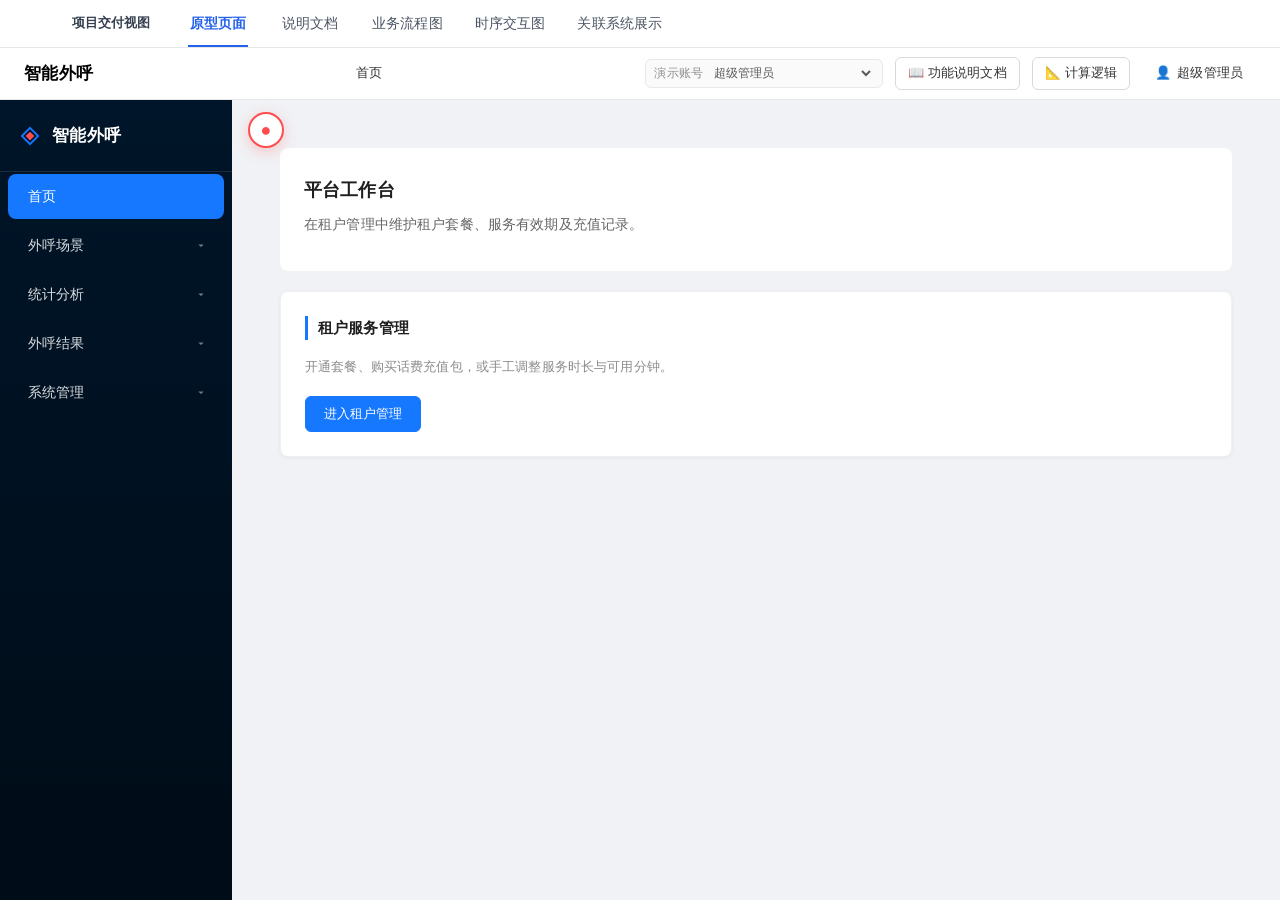
<file: index.html>
<!DOCTYPE html>
<html lang="zh-CN"><head>
  <meta charset="UTF-8">
  <meta name="viewport" content="width=device-width, initial-scale=1.0">
  <title>智能外呼统一中台</title>
  <link rel="icon" type="image/svg+xml" href="assets/favicon.svg">
  <link rel="stylesheet" href="assets/css/app.css?v=11">
  <link rel="stylesheet" href="annotations/annotation.css?v=2">
</head>
<body>

<div class="top-bar">
  <div class="top-bar-left">
    <span class="app-name">智能外呼</span>
  </div>
  <div class="breadcrumb" id="breadcrumb"><span class="bc-current">首页</span></div>
  <div class="right-area">
    <label class="demo-auth-switch" title="切换演示登录上下文">
      <span>演示账号</span>
      <select id="demoAuthSelect" onchange="window.setDemoAuth(this.value)">
        <option value="tenantUser">渝兴租户用户</option>
        <option value="multiTenantUser">多租户账号（当前渝发）</option>
        <option value="unopenedTrialUser">未开通试用租户</option>
        <option value="emptyTenantUser">空用量租户</option>
        <option value="expiredTenantUser">过期租户</option>
        <option value="errorTenantUser">异常态租户</option>
        <option value="rechargeAdmin">其他管理员（无充值权限）</option>
        <option value="superAdmin">超级管理员</option>
      </select>
    </label>
    <a href="docs/功能说明文档.html" target="_blank" rel="noopener" style="display:inline-flex;align-items:center;gap:4px;padding:5px 12px;background:#fff;border:1px solid #d9d9d9;border-radius:6px;font-size:13px;color:#333;text-decoration:none;cursor:pointer;" onmouseover="this.style.borderColor='#1677ff';this.style.color='#1677ff'" onmouseout="this.style.borderColor='#d9d9d9';this.style.color='#333'">📖 功能说明文档</a>
    <a href="docs/计算逻辑.html?v=2.1" target="_blank" style="display:inline-flex;align-items:center;gap:4px;padding:5px 12px;background:#fff;border:1px solid #d9d9d9;border-radius:6px;font-size:13px;color:#333;text-decoration:none;cursor:pointer;" onmouseover="this.style.borderColor='#1677ff';this.style.color='#1677ff'" onmouseout="this.style.borderColor='#d9d9d9';this.style.color='#333'">📐 计算逻辑</a>
    <div class="user-dropdown-wrap" id="userDropdownWrap">
      <div class="user-role-trigger" id="userRoleTrigger" onclick="window.toggleUserMenu(event)">
        <span class="user-icon">👤</span>
        <span class="user-name">产品-超管</span>
      </div>
      <div class="user-dropdown-menu" id="userDropdownMenu">
        <div class="user-dropdown-item" onclick="window.showAccountInfoModal()">
          <span class="user-item-icon">🔧</span>
          <span class="user-item-text">账号信息</span>
        </div>
        <button class="user-dropdown-item" id="usageEntry" data-anno="usage-header-entry" data-anno-page="index" data-anno-label="当前租户使用情况入口" data-anno-kind="action" data-anno-fields="FLD-004,FLD-005" onclick="window.navigateToUsage()" style="display:none;">
          <span class="user-item-icon">◴</span>
          <span class="user-item-text">使用情况</span>
        </button>
        <div class="user-dropdown-item" onclick="window.doLogout()">
          <span class="user-item-icon">🚪</span>
          <span class="user-item-text">退出登录</span>
        </div>
      </div>
    </div>
  </div>
</div>

<div class="main-layout">
  <aside class="sidebar">
    <div class="sidebar-logo">
      <svg width="20" height="20" viewBox="0 0 128 128" fill="none" xmlns="http://www.w3.org/2000/svg" style="flex-shrink:0">
        <path d="M64 12L116 64L64 116L12 64L64 12Z" stroke="#1677ff" stroke-width="12" fill="none"></path>
        <path d="M64 36L92 64L64 92L36 64L64 36Z" fill="#ff4d4f"></path>
      </svg>
      <span class="logo-text">智能外呼</span>
    </div>

    <div class="nav-item" id="nav-home" onclick="window.Nav.setActive(this)">
      <div class="nav-item-inner"><span class="label">首页</span></div>
    </div>

    <div class="nav-item" id="nav-scene" onclick="window.Nav.toggleMenu(this,'scene')">
      <div class="nav-item-inner"><span class="label">外呼场景</span></div>
      <span class="arrow">▾</span>
    </div>
    <div class="nav-sub" id="sub-scene">
      <div class="nav-sub-item" id="scene-list" onclick="window.Nav.selectSubMenu(this,'外呼列表')">外呼列表</div>
      <div class="nav-sub-item" id="scene-block" onclick="window.Nav.selectSubMenu(this,'外呼拦截')">外呼拦截</div>
    </div>

    <div class="nav-item" id="nav-report" onclick="window.Nav.toggleMenu(this,'report')">
      <div class="nav-item-inner"><span class="label">统计分析</span></div>
      <span class="arrow">▾</span>
    </div>
    <div class="nav-sub" id="sub-report">
      <div class="nav-sub-item" id="report-call" onclick="window.Nav.selectSubMenu(this,'通话统计')">通话统计</div>
      <div class="nav-sub-item" id="report-billing" onclick="window.Nav.selectSubMenu(this,'计费统计')">计费统计</div>
      <div class="nav-sub-item" id="report-clue" onclick="window.Nav.selectSubMenu(this,'线索统计')">线索统计</div>
    </div>

    <div class="nav-item" id="nav-result" onclick="window.Nav.toggleMenu(this,'result')">
      <div class="nav-item-inner"><span class="label">外呼结果</span></div>
      <span class="arrow">▾</span>
    </div>
    <div class="nav-sub" id="sub-result">
      <div class="nav-sub-item" id="result-records" onclick="window.Nav.selectSubMenu(this,'通话记录')">通话记录</div>
      <div class="nav-sub-item" id="result-clue" onclick="window.Nav.selectSubMenu(this,'线索记录')">线索记录</div>
    </div>

    <div class="nav-item" id="nav-system" onclick="window.Nav.toggleMenu(this,'system')">
      <div class="nav-item-inner"><span class="label">系统管理</span></div>
      <span class="arrow">▾</span>
    </div>
    <div class="nav-sub" id="sub-system">
      <div class="nav-sub-item" id="sys-account" onclick="window.Nav.selectSubMenu(this,'账号管理')">账号管理</div>
      <div class="nav-sub-item" id="sys-tenant" onclick="window.Nav.selectSubMenu(this,'租户管理')">租户管理</div>
      <div class="nav-sub-item" id="sys-channel" onclick="window.Nav.selectSubMenu(this,'通道管理')">通道管理</div>
      <div class="nav-sub-item" id="sys-scene" onclick="window.Nav.selectSubMenu(this,'业务场景')">业务场景</div>
      <div class="nav-sub-item" id="sys-tags" onclick="window.Nav.selectSubMenu(this,'标签管理')">标签管理</div>
    </div>
  </aside>

  <div class="content-area" id="page-content" style="flex:1;overflow:hidden;display:flex;flex-direction:column;min-height:0;background:#f0f2f5;"></div>
</div>

<!-- 全屏登录页面（100% 对齐截图） -->
<div class="login-page-container" id="loginOverlay" style="display:none;">
  <div class="login-top-logo">
    <svg class="login-top-logo-svg" viewBox="0 0 100 100" fill="none" xmlns="http://www.w3.org/2000/svg">
      <circle cx="50" cy="50" r="46" stroke="#c00" stroke-width="8" fill="#fff"/>
      <rect x="12" y="40" width="76" height="20" fill="#c00" rx="3"/>
      <text x="50" y="54" font-size="11" font-weight="900" text-anchor="middle" fill="#fff" font-family="Arial, Helvetica, sans-serif" letter-spacing="1">NISSAN</text>
    </svg>
    <span class="login-top-logo-title">东风日产智能外呼</span>
  </div>

  <div class="login-network-bg">
    <svg width="100%" height="100%" viewBox="0 0 1600 900" fill="none" xmlns="http://www.w3.org/2000/svg" preserveAspectRatio="xMidYMid slice">
      <circle cx="150" cy="180" r="32" fill="#1677ff" fill-opacity="0.08"/>
      <circle cx="150" cy="180" r="14" fill="#1677ff" fill-opacity="0.18"/>
      <circle cx="150" cy="180" r="5" fill="#1677ff" fill-opacity="0.4"/>
      <circle cx="340" cy="310" r="28" fill="#ff4d4f" fill-opacity="0.08"/>
      <circle cx="340" cy="310" r="10" fill="#ff4d4f" fill-opacity="0.25"/>
      <line x1="162" y1="189" x2="328" y2="302" stroke="#d9d9d9" stroke-width="1.2" stroke-dasharray="4 2"/>
      <circle cx="80" cy="780" r="40" fill="#52c41a" fill-opacity="0.06"/>
      <circle cx="80" cy="780" r="18" fill="#1677ff" fill-opacity="0.15"/>
      <circle cx="60" cy="850" r="14" fill="#1677ff" fill-opacity="0.15"/>
      <circle cx="140" cy="760" r="22" fill="#1677ff" fill-opacity="0.12"/>
      <line x1="80" y1="780" x2="60" y2="850" stroke="#e8e8e8" stroke-width="1.2"/>
      <line x1="80" y1="780" x2="140" y2="760" stroke="#e8e8e8" stroke-width="1.2"/>
      <circle cx="1260" cy="120" r="16" fill="#1677ff" fill-opacity="0.15"/>
      <circle cx="1210" cy="100" r="6" stroke="#1677ff" stroke-width="1" fill="none"/>
      <circle cx="1225" cy="170" r="4" fill="#fa8c16" fill-opacity="0.5"/>
      <line x1="1210" y1="100" x2="1260" y2="120" stroke="#e8e8e8" stroke-width="1.2"/>
      <line x1="1260" y1="120" x2="1225" y2="170" stroke="#e8e8e8" stroke-width="1.2"/>
      <circle cx="1500" cy="500" r="12" fill="#1677ff" fill-opacity="0.15"/>
      <circle cx="1500" cy="620" r="18" fill="#1677ff" fill-opacity="0.15"/>
      <circle cx="1400" cy="680" r="10" fill="#1677ff" fill-opacity="0.15"/>
      <circle cx="1570" cy="780" r="8" fill="#ff4d4f" fill-opacity="0.3"/>
      <line x1="1500" y1="500" x2="1500" y2="620" stroke="#e8e8e8" stroke-width="1.2"/>
      <line x1="1500" y1="620" x2="1400" y2="680" stroke="#e8e8e8" stroke-width="1.2"/>
      <line x1="1500" y1="620" x2="1570" y2="780" stroke="#e8e8e8" stroke-width="1.2"/>
    </svg>
  </div>

  <div class="login-card-container">
    <div class="login-tabs-header">
      <div class="login-tab-btn active" id="loginTabPwd" onclick="window.switchLoginTab('pwd')">账号密码登录</div>
      <div class="login-tab-btn" id="loginTabPhone" onclick="window.switchLoginTab('phone')">手机号登录</div>
    </div>

    <div id="loginFormPwd">
      <div class="login-form-item">
        <div class="login-input-wrap">
          <span class="login-input-icon">👤</span>
          <input type="text" class="login-input-field" id="loginUsername" placeholder="请输入账号" value="super-product">
        </div>
      </div>
      <div class="login-form-item">
        <div class="login-input-wrap">
          <span class="login-input-icon">🔒</span>
          <input type="password" class="login-input-field" id="loginPassword" placeholder="请输入密码" value="123456Aa@">
        </div>
      </div>
      <div class="login-captcha-row">
        <div class="login-captcha-wrap">
          <span class="login-input-icon" style="color:#8c8c8c;">✉</span>
          <input type="text" class="login-captcha-field" id="loginCaptcha" placeholder="图形验证码" value="a8Cq">
        </div>
        <div class="login-captcha-box" id="loginCaptchaBox" onclick="window.drawCaptchaCanvas()" title="点击刷新验证码">
          <canvas id="loginCaptchaCanvas" width="100" height="38"></canvas>
        </div>
      </div>
      <button class="login-submit-btn" id="loginSubmitBtn" onclick="window.doLoginSubmit()">登 录</button>
    </div>

    <div id="loginFormPhone" style="display:none;">
      <div class="login-form-item">
        <div class="login-input-wrap">
          <span class="login-input-icon">📱</span>
          <input type="text" class="login-input-field" id="loginPhoneInput" placeholder="请输入手机号码" value="15975585393">
        </div>
      </div>
      <div class="login-captcha-row">
        <div class="login-captcha-wrap">
          <span class="login-input-icon" style="color:#8c8c8c;">🔢</span>
          <input type="text" class="login-captcha-field" id="loginPhoneCode" placeholder="短信验证码" value="8866">
        </div>
        <button class="btn btn-default" style="height:40px;width:110px;font-size:13px;" onclick="showToast('验证码已发送：8866','info')">获取验证码</button>
      </div>
      <button class="login-submit-btn" onclick="window.doLoginSubmit()">登 录</button>
    </div>
  </div>
</div>

<script src="mock/data.js?v=20"></script>
<script src="js/common.js?v=2"></script>
<script src="js/pages/home.js?v=5"></script>
<script src="js/pages/scene-list.js?v=8"></script>
<script src="js/pages/scene-block.js?v=1"></script>
<script src="js/pages/result-records.js?v=4"></script>
<script src="js/pages/result-clue.js?v=2"></script>
<script src="js/pages/report-call.js?v=2"></script>
<script src="js/pages/report-billing.js?v=3"></script>
<script src="js/pages/report-clue.js?v=1"></script>
<script src="js/pages/sys-account.js?v=1"></script>
<script src="js/pages/sys-scene.js?v=8"></script>
<script src="js/pages/sys-tenant.js?v=12"></script>
<script src="js/pages/sys-tags.js?v=1"></script>
<script src="js/pages/usage.js?v=4"></script>
<script src="js/app.js?v=7"></script>
<script src="js/nav.js?v=3"></script>
<script>
  window.AnnotationConfig = {
    projectId: 'ai-call-unified-v1',
    dataVersion: '20',
    globalPages: ['index'],
    page: function () {
      if (document.querySelector('#page-content .usage-page')) return 'usage';
      if (document.querySelector('#page-content .tenant-page')) return 'sys-tenant';
      if (document.querySelector('#page-content .home-page')) return 'home';
      var activeItem = document.querySelector('.nav-sub-item.active');
      if (activeItem && activeItem.id) return activeItem.id;
      var activeHome = document.querySelector('.nav-item.active');
      if (activeHome && activeHome.id) return activeHome.id === 'nav-home' ? 'home' : activeHome.id;
      return 'index';
    }
  };
</script>
<script src="annotations/annotations.js?v=23"></script>
<script src="annotations/annotation-runtime.js?v=8"></script>
  <script src="js/delivery-nav.js"></script>
</body>
</html>
</file>
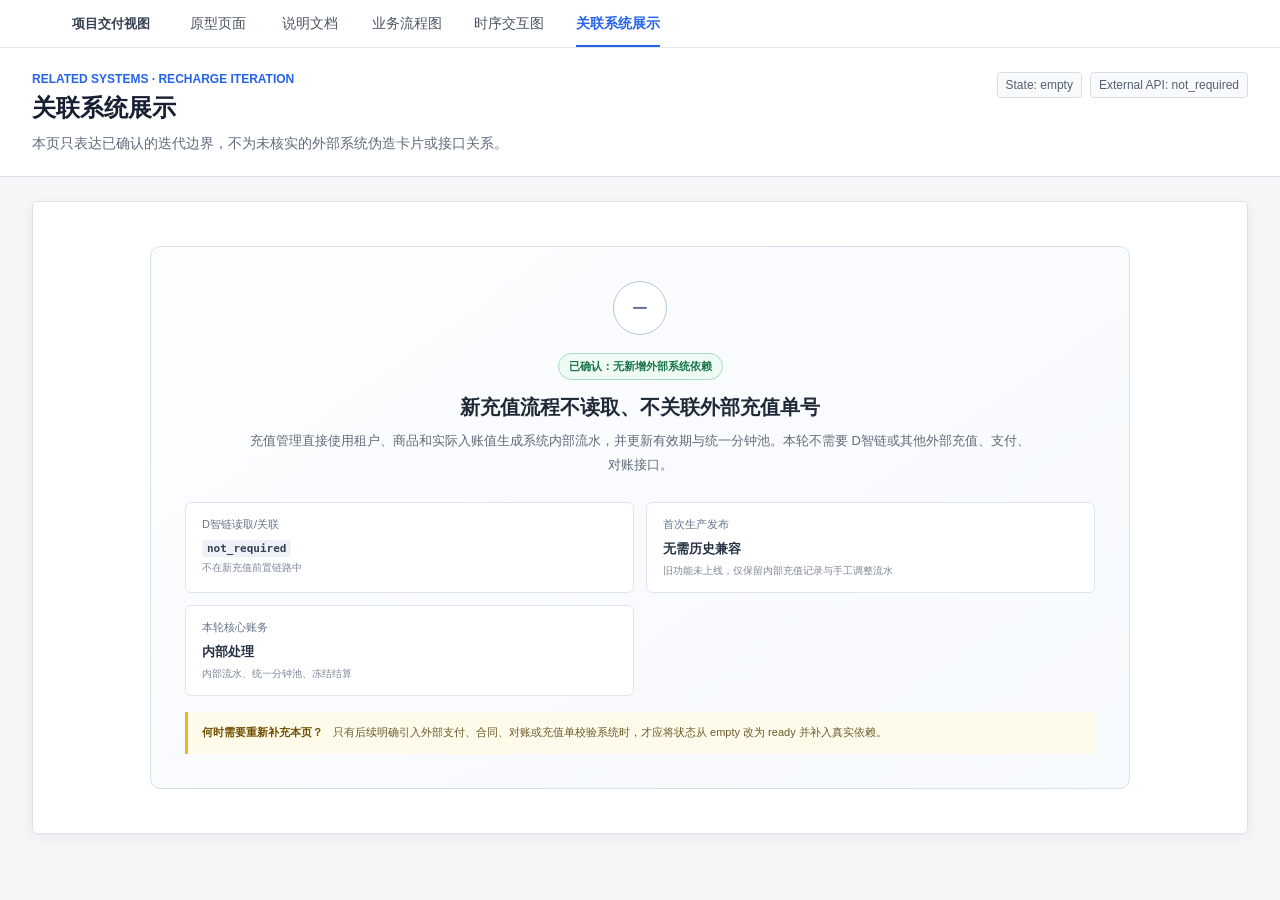
<file: related-systems/index.html>
<!doctype html>
<html lang="zh-CN">
<head>
  <meta charset="utf-8">
  <meta name="viewport" content="width=device-width, initial-scale=1">
  <title>充值功能迭代 - 关联系统展示</title>
  <link rel="icon" href="../assets/favicon.svg" type="image/svg+xml">
  <link rel="stylesheet" href="../assets/css/delivery-diagrams.css?v=3">
</head>
<body>
  <div class="diagram-layout" data-related-systems data-related-systems-state="empty">
    <header class="diagram-header">
      <div>
        <p class="diagram-kicker">RELATED SYSTEMS · RECHARGE ITERATION</p>
        <h1 class="diagram-title">关联系统展示</h1>
        <p class="diagram-summary">本页只表达已确认的迭代边界，不为未核实的外部系统伪造卡片或接口关系。</p>
      </div>
      <div class="diagram-meta"><span class="diagram-meta__label">State: empty</span><span class="diagram-meta__label">External API: not_required</span></div>
    </header>
    <main class="diagram-main">
      <section class="diagram-canvas related-empty-canvas">
        <div class="related-empty" data-related-systems-empty>
          <div class="related-empty__mark" aria-hidden="true">−</div>
          <div class="related-empty__content">
            <span class="related-empty__status">已确认：无新增外部系统依赖</span>
            <h2>新充值流程不读取、不关联外部充值单号</h2>
            <p>充值管理直接使用租户、商品和实际入账值生成系统内部流水，并更新有效期与统一分钟池。本轮不需要 D智链或其他外部充值、支付、对账接口。</p>
          </div>
          <dl class="related-empty__facts">
            <div><dt>D智链读取/关联</dt><dd><code>not_required</code><small>不在新充值前置链路中</small></dd></div>
            <div><dt>首次生产发布</dt><dd>无需历史兼容<small>旧功能未上线，仅保留内部充值记录与手工调整流水</small></dd></div>
            <div><dt>本轮核心账务</dt><dd>内部处理<small>内部流水、统一分钟池、冻结结算</small></dd></div>
          </dl>
          <aside class="related-empty__boundary">
            <strong>何时需要重新补充本页？</strong>
            <span>只有后续明确引入外部支付、合同、对账或充值单校验系统时，才应将状态从 empty 改为 ready 并补入真实依赖。</span>
          </aside>
        </div>
      </section>
    </main>
  </div>
  <script src="../js/delivery-nav.js"></script>
</body>
</html>
</file>
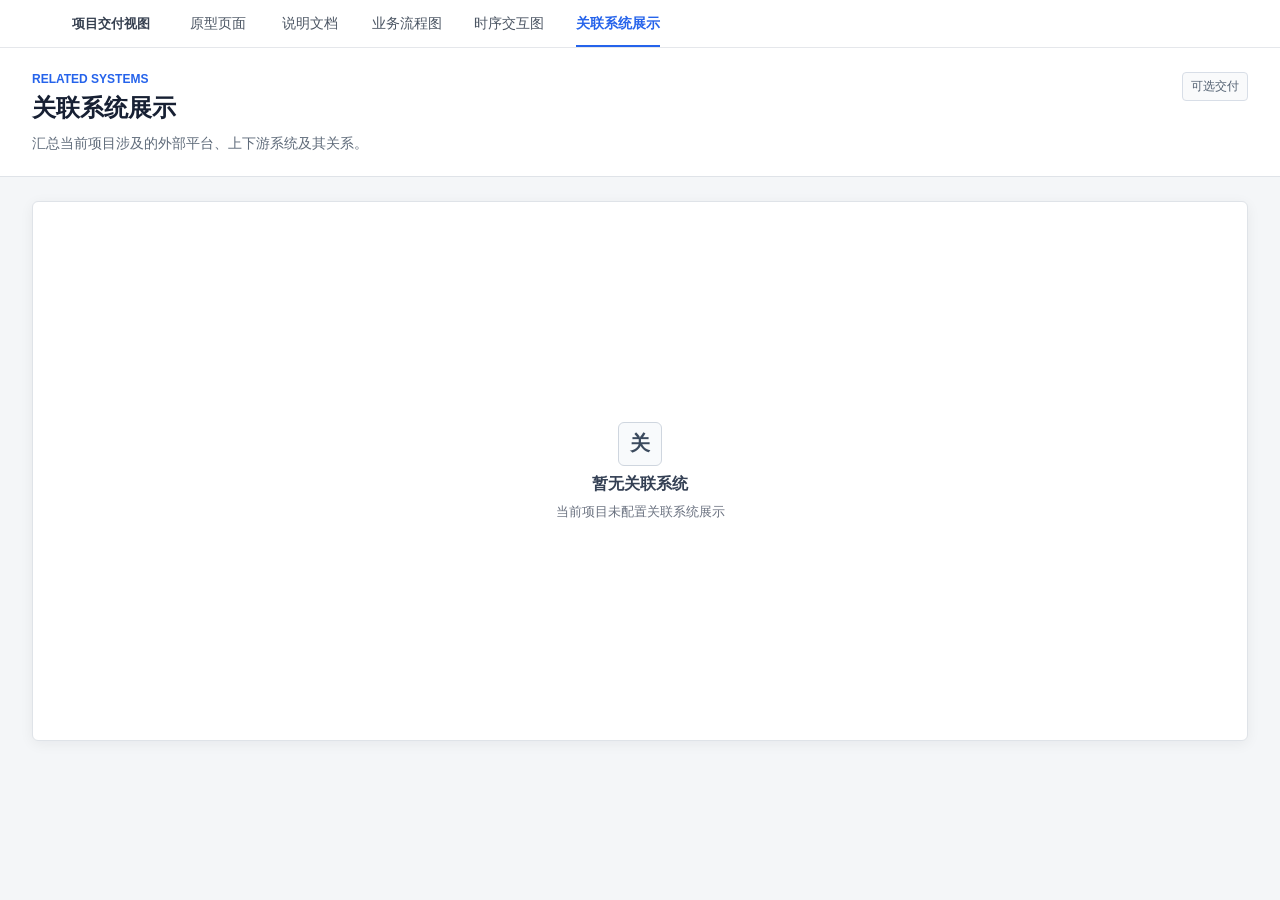
<file: tools/prototype-loop-orchestrator/skill-library/loop-project-scaffolder/assets/templates/related-systems/index.html>
<!doctype html>
<html lang="zh-CN">
<head>
  <meta charset="utf-8">
  <meta name="viewport" content="width=device-width, initial-scale=1">
  <title>{name} - 关联系统展示</title>
  <link rel="stylesheet" href="../assets/css/delivery-diagrams.css">
</head>
<body>
  <div class="diagram-layout" data-related-systems data-related-systems-state="empty">
    <header class="diagram-header">
      <div>
        <p class="diagram-kicker">RELATED SYSTEMS</p>
        <h1 class="diagram-title">关联系统展示</h1>
        <p class="diagram-summary">汇总当前项目涉及的外部平台、上下游系统及其关系。</p>
      </div>
      <div class="diagram-meta"><span class="diagram-meta__label">可选交付</span></div>
    </header>
    <main class="diagram-main">
      <section class="diagram-canvas">
        <div class="diagram-empty" data-related-systems-empty>
          <span class="diagram-empty__mark">关</span>
          <strong>暂无关联系统</strong>
          <p>当前项目未配置关联系统展示</p>
        </div>
      </section>
    </main>
  </div>
  <script src="../js/delivery-nav.js"></script>
</body>
</html>
</file>
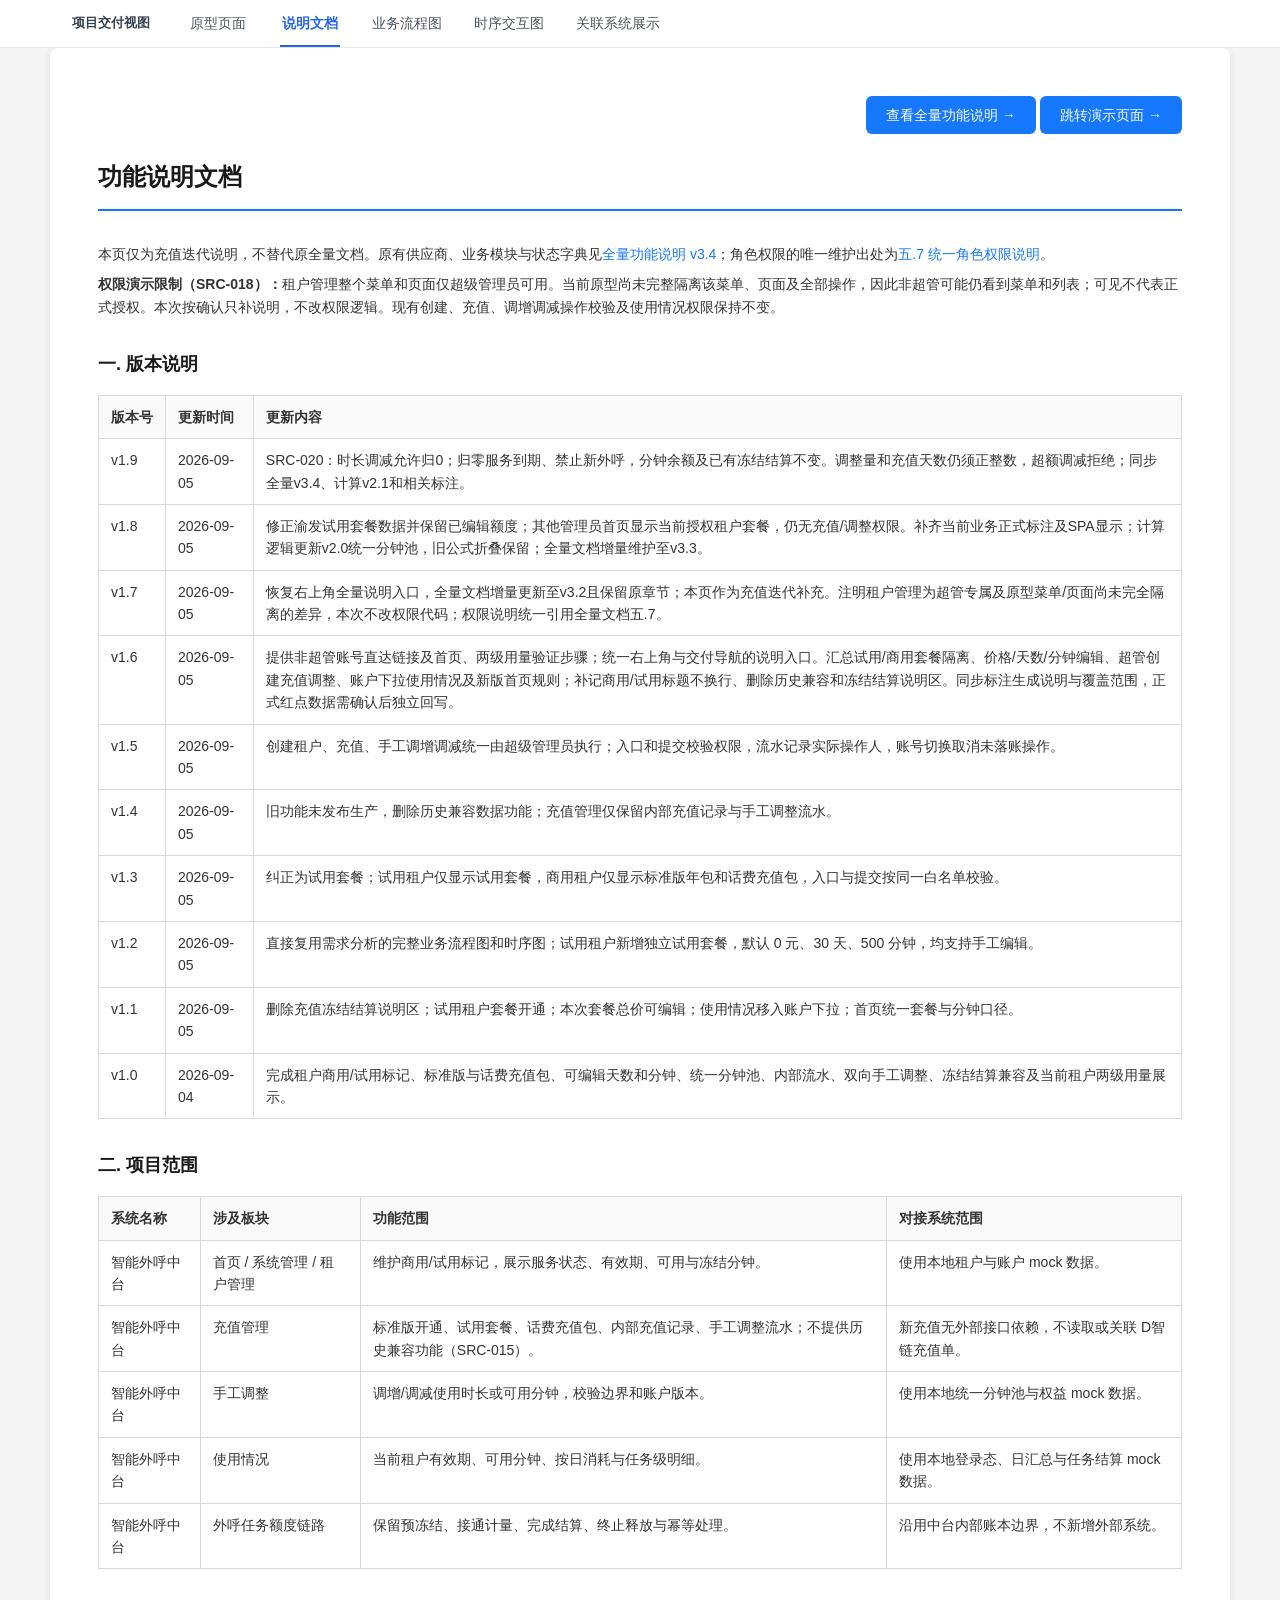
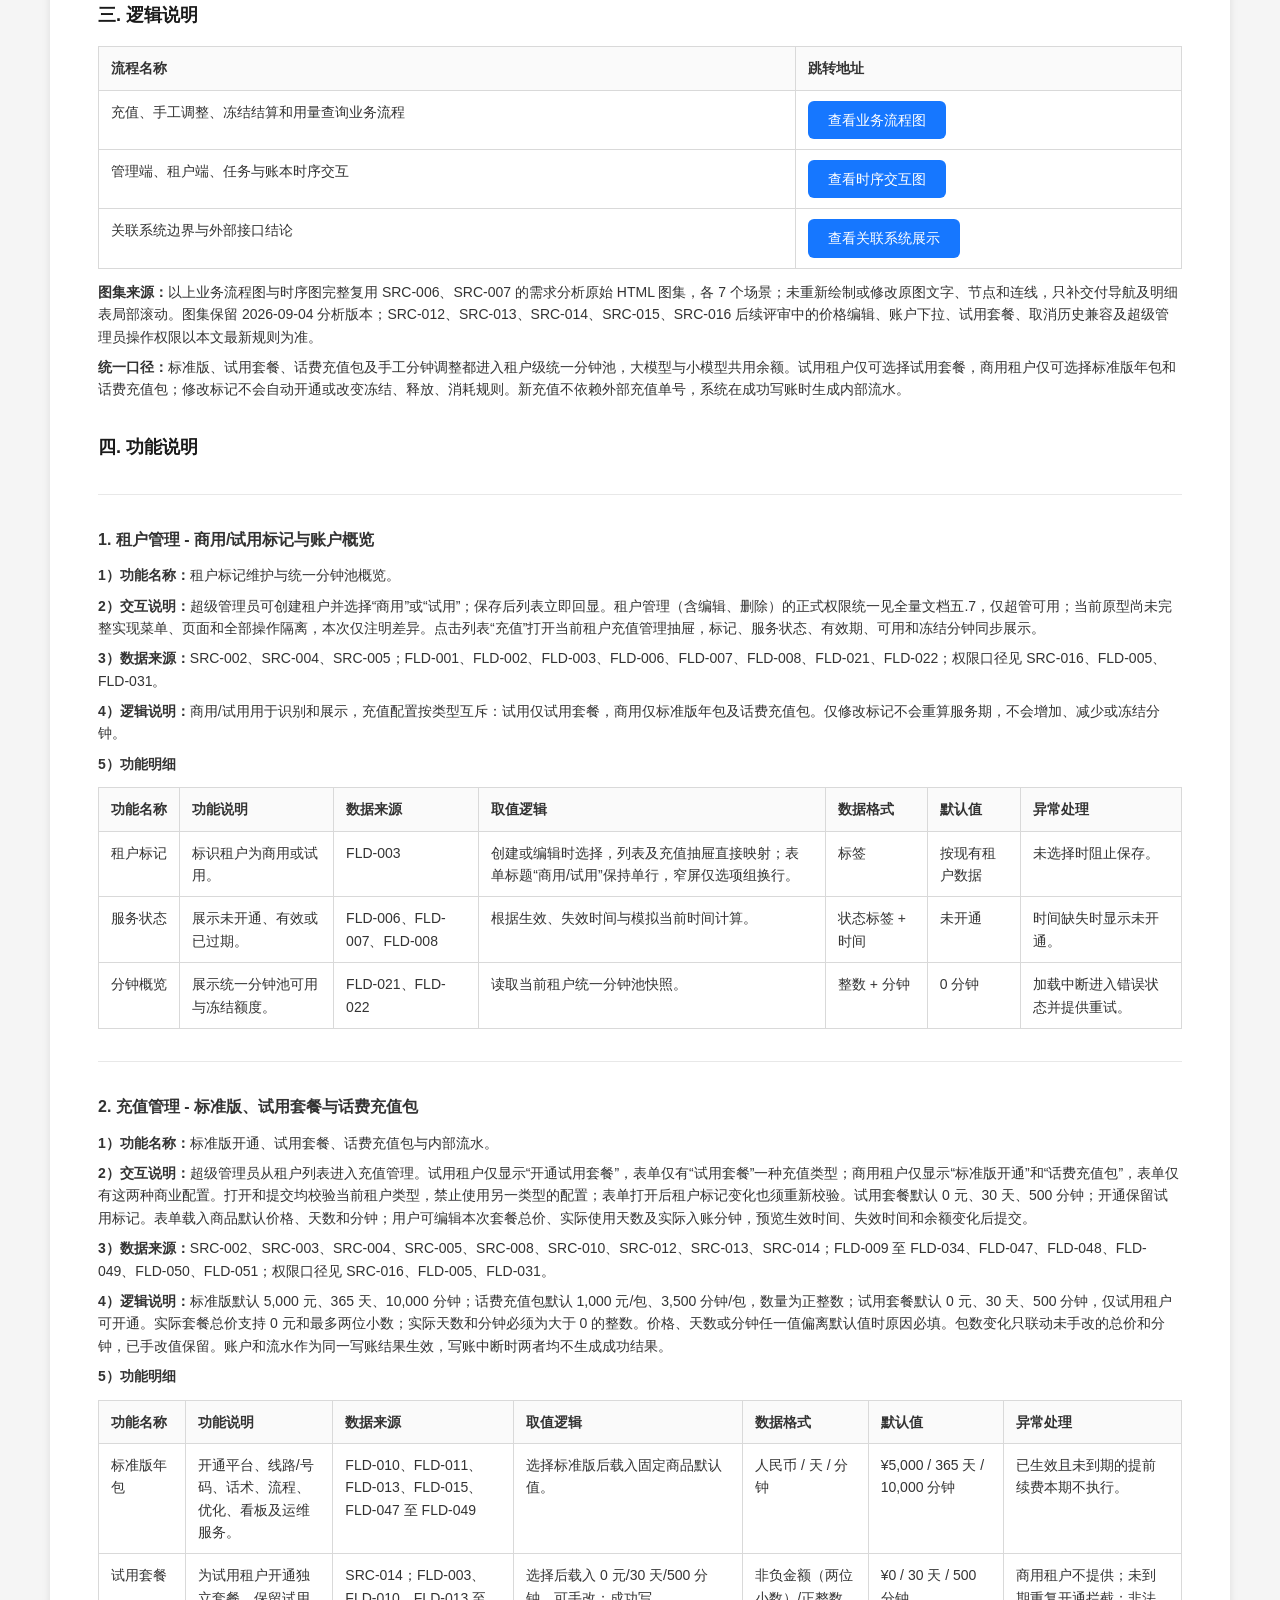
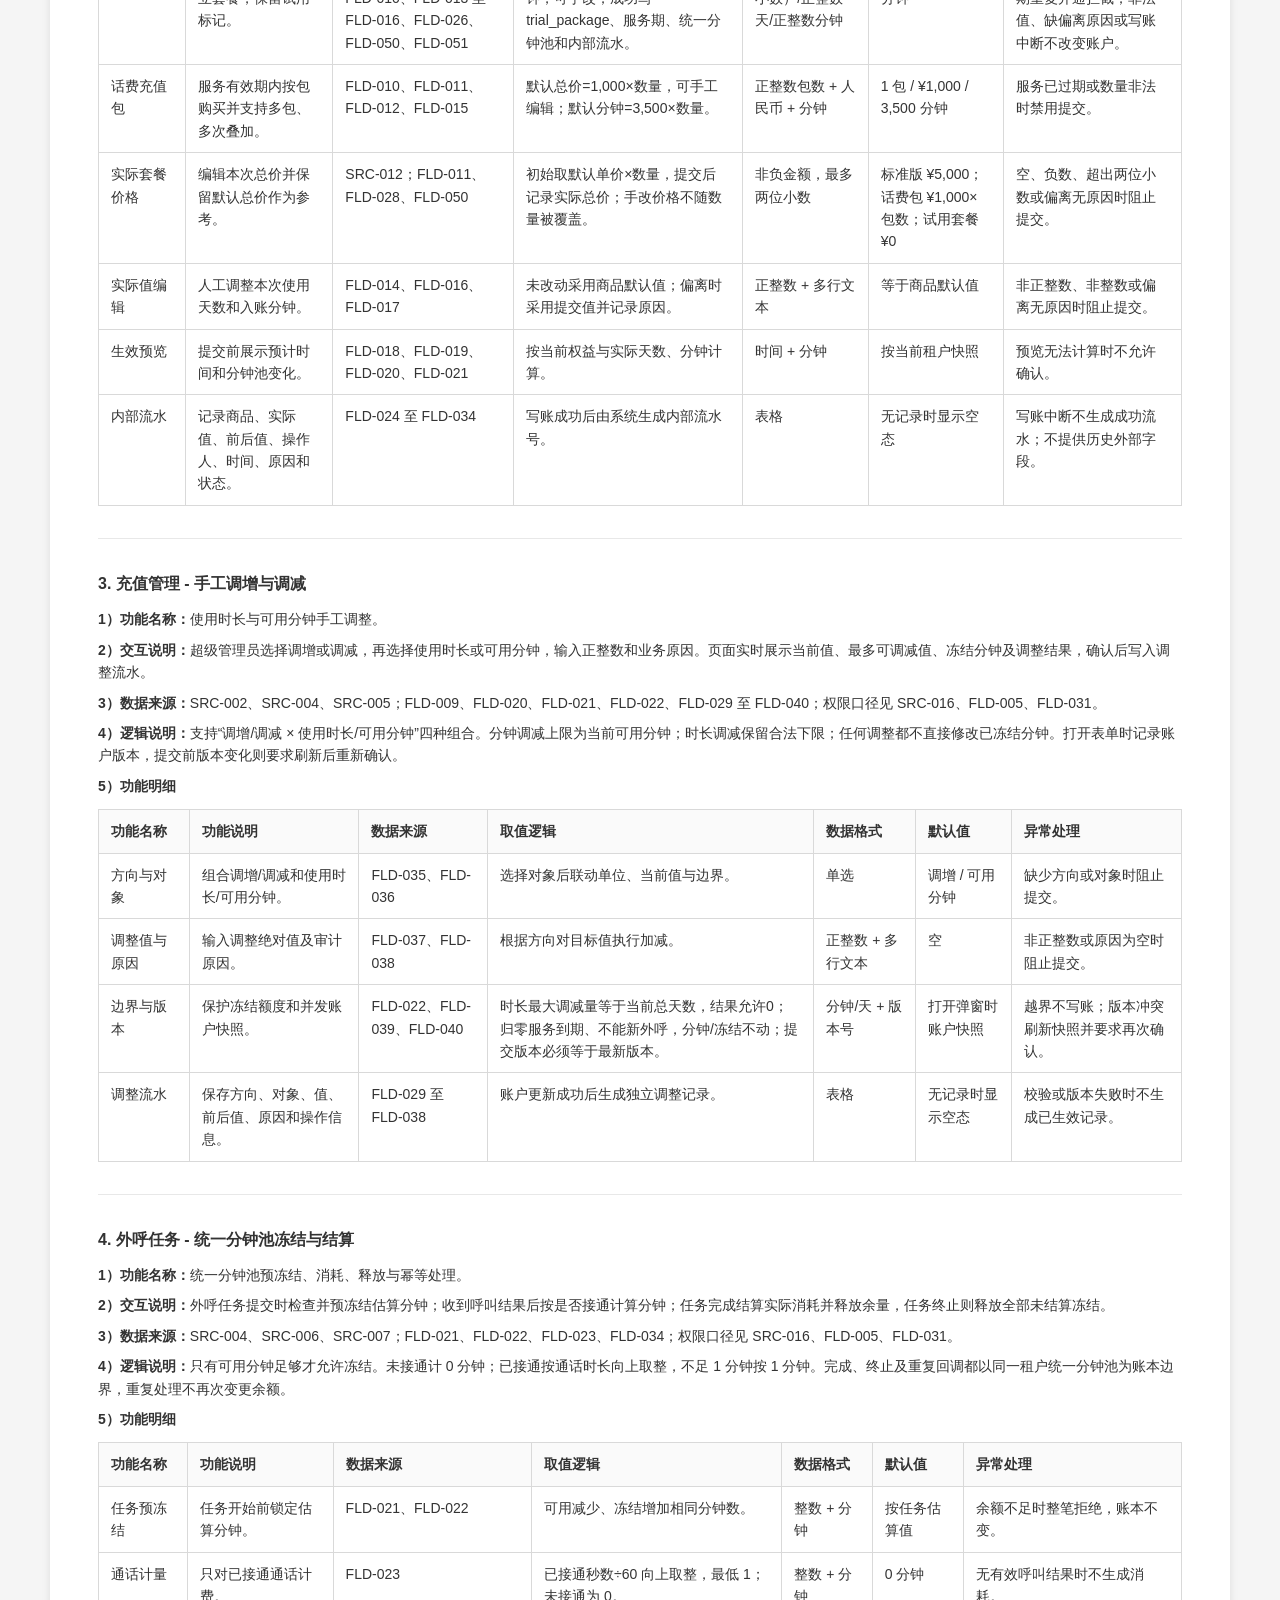
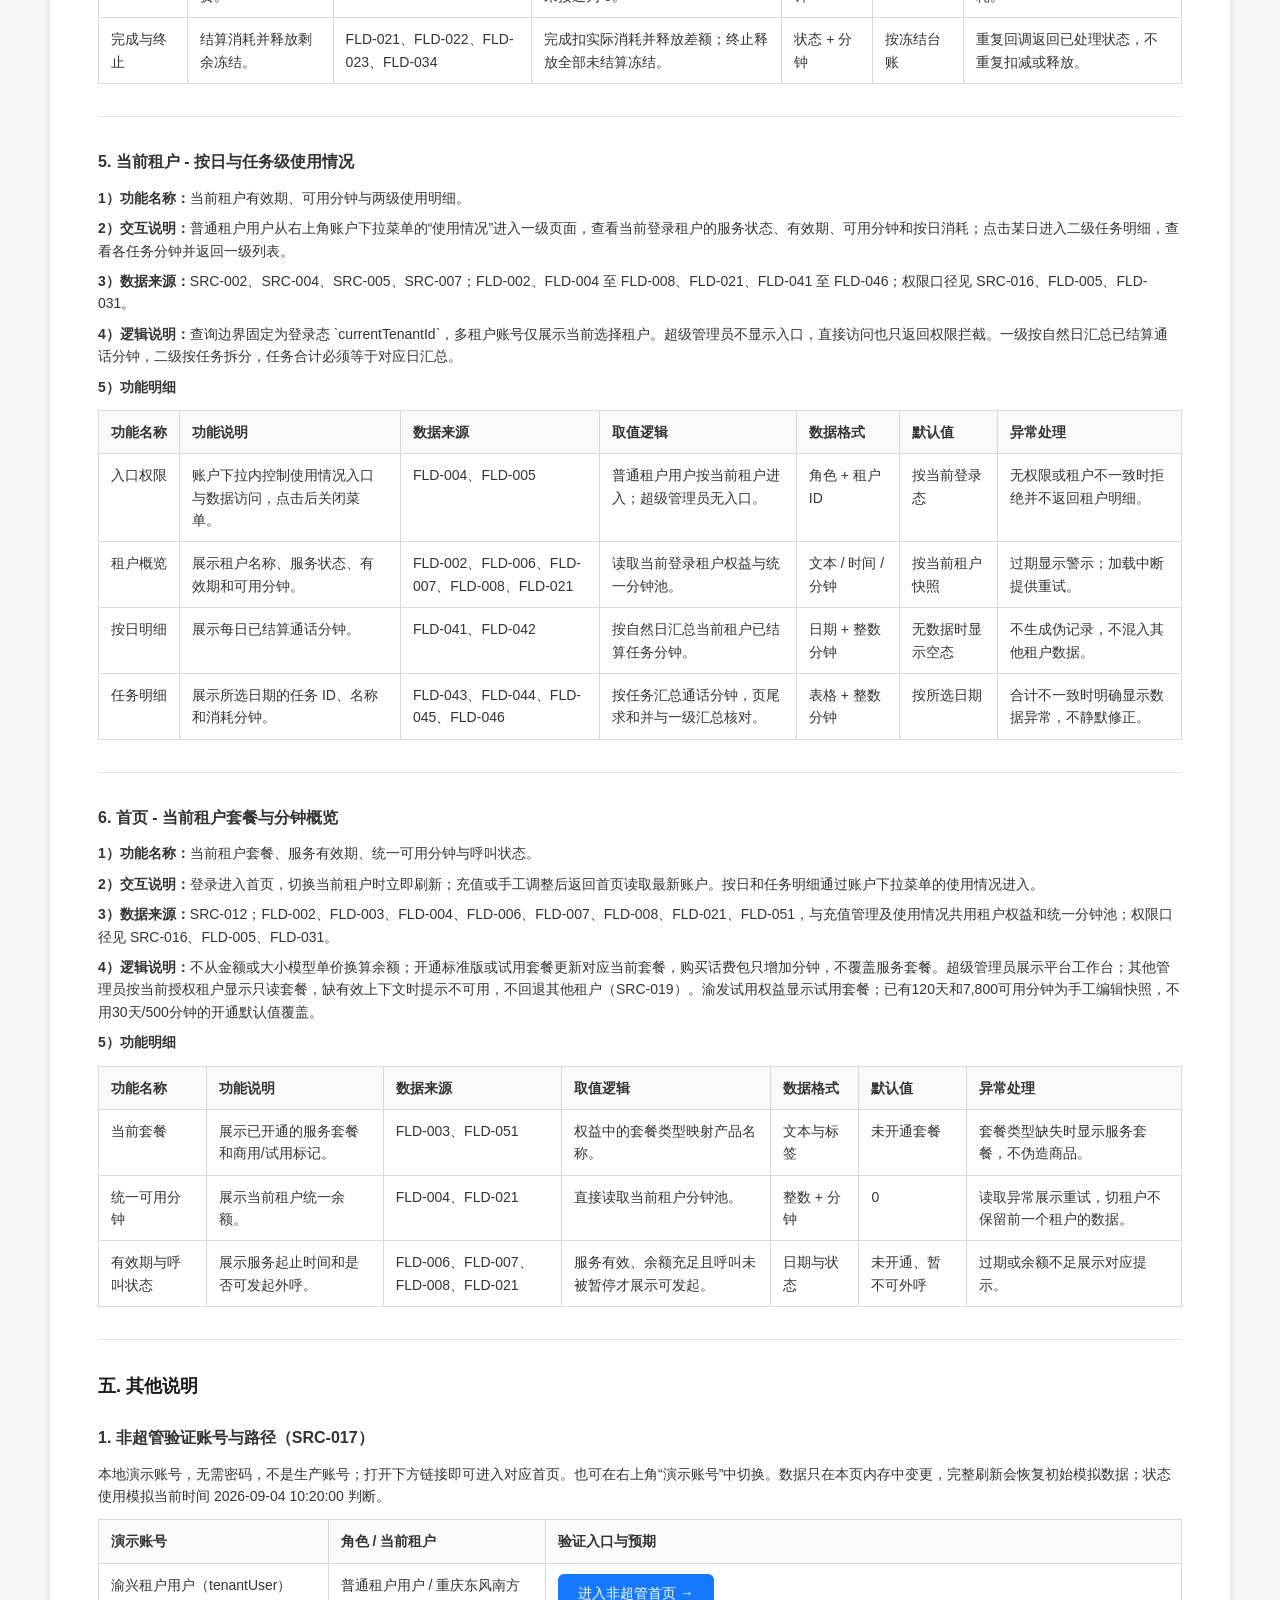
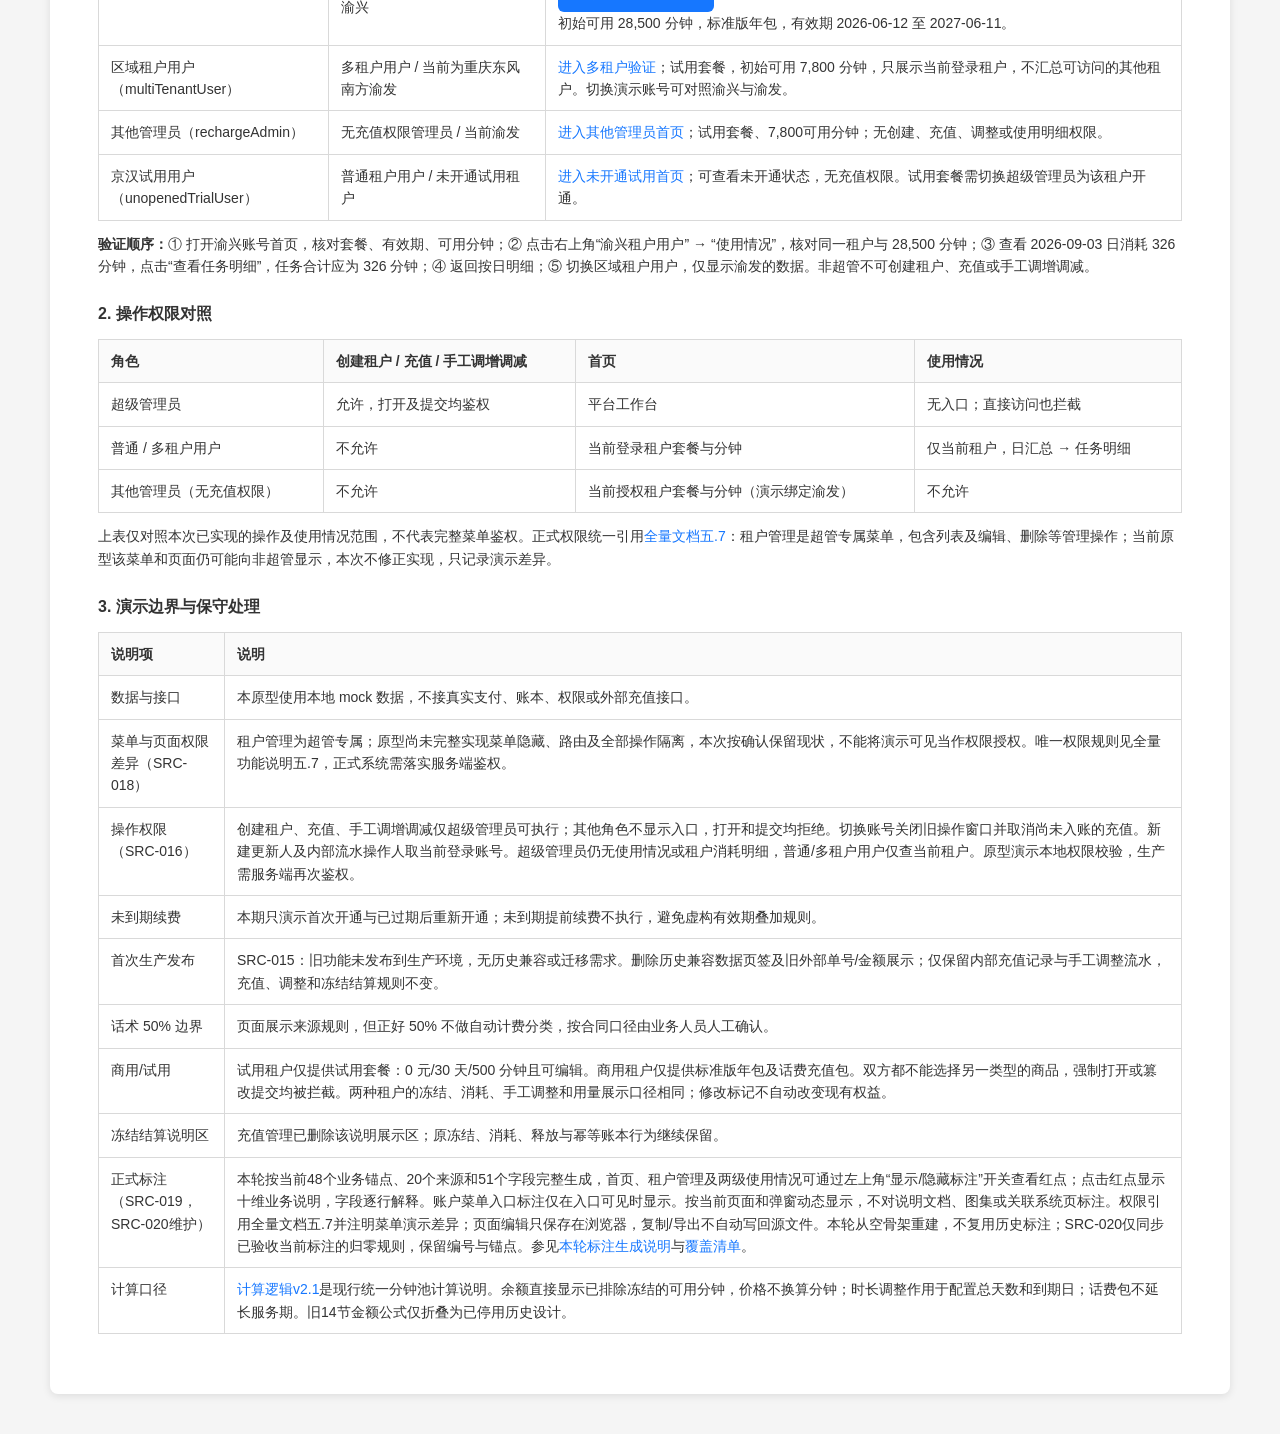
<file: docs/interaction.html>
<!DOCTYPE html>
<html lang="zh-CN">
<head>
  <meta charset="UTF-8">
  <meta name="viewport" content="width=device-width, initial-scale=1.0">
  <link rel="icon" href="data:,">
  <title>充值功能迭代 - 功能说明文档</title>
  <style>
    * { margin: 0; padding: 0; box-sizing: border-box; }
    body { font-family: -apple-system, BlinkMacSystemFont, "Segoe UI", Roboto, "Helvetica Neue", Arial, sans-serif; background: #f5f5f5; padding: 40px 20px; color: #333; line-height: 1.6; }
    .container { max-width: 1180px; margin: 0 auto; background: #fff; border-radius: 8px; box-shadow: 0 2px 8px rgba(0,0,0,0.1); padding: 48px; }
    h1 { font-size: 24px; font-weight: 600; margin-bottom: 32px; color: #1a1a1a; border-bottom: 2px solid #1677ff; padding-bottom: 12px; }
    h2 { font-size: 18px; font-weight: 600; margin: 32px 0 16px; color: #1a1a1a; }
    h3 { font-size: 16px; font-weight: 600; margin: 24px 0 12px; color: #333; }
    p { margin: 8px 0; font-size: 14px; }
    strong { color: #333; }
    a { color: #1677ff; text-decoration: none; }
    a:hover { text-decoration: underline; }
    .table-wrap { width: 100%; overflow-x: auto; margin: 12px 0; }
    table { width: 100%; min-width: 760px; border-collapse: collapse; font-size: 14px; }
    th, td { border: 1px solid #d9d9d9; padding: 10px 12px; text-align: left; vertical-align: top; }
    th { background: #fafafa; font-weight: 600; color: #333; white-space: nowrap; }
    tr:hover { background: #fafafa; }
    hr { border: none; border-top: 1px solid #e8e8e8; margin: 24px 0; }
    .section-divider { margin: 32px 0; }
    .jump-btn { display: inline-block; padding: 8px 20px; background: #1677ff; color: #fff; text-decoration: none; border-radius: 6px; font-size: 14px; font-weight: 500; }
    .jump-btn:hover { background: #4096ff; text-decoration: none; }
    @media (max-width: 640px) { body { padding: 20px 12px; } .container { padding: 24px 18px; } }
  </style>
</head>
<body>
  <div class="container">
    <div style="text-align: right; margin-bottom: 24px;">
      <a href="功能说明文档.html" class="jump-btn" target="_blank" rel="noopener">查看全量功能说明 →</a>
      <a href="../index.html" class="jump-btn" data-delivery-switch="prototype">跳转演示页面 →</a>
    </div>
    <h1>功能说明文档</h1>
    <p>本页仅为充值迭代说明，不替代原全量文档。原有供应商、业务模块与状态字典见<a href="功能说明文档.html" target="_blank" rel="noopener">全量功能说明 v3.4</a>；角色权限的唯一维护出处为<a href="功能说明文档.html#sub-23" target="_blank" rel="noopener">五.7 统一角色权限说明</a>。</p>
    <p><strong>权限演示限制（SRC-018）：</strong>租户管理整个菜单和页面仅超级管理员可用。当前原型尚未完整隔离该菜单、页面及全部操作，因此非超管可能仍看到菜单和列表；可见不代表正式授权。本次按确认只补说明，不改权限逻辑。现有创建、充值、调增调减操作校验及使用情况权限保持不变。</p>

    <h2>一. 版本说明</h2>
    <div class="table-wrap">
      <table>
        <thead><tr><th>版本号</th><th>更新时间</th><th>更新内容</th></tr></thead>
        <tbody><tr><td>v1.9</td><td>2026-09-05</td><td>SRC-020：时长调减允许归0；归零服务到期、禁止新外呼，分钟余额及已有冻结结算不变。调整量和充值天数仍须正整数，超额调减拒绝；同步全量v3.4、计算v2.1和相关标注。</td></tr><tr><td>v1.8</td><td>2026-09-05</td><td>修正渝发试用套餐数据并保留已编辑额度；其他管理员首页显示当前授权租户套餐，仍无充值/调整权限。补齐当前业务正式标注及SPA显示；计算逻辑更新v2.0统一分钟池，旧公式折叠保留；全量文档增量维护至v3.3。</td></tr><tr><td>v1.7</td><td>2026-09-05</td><td>恢复右上角全量说明入口，全量文档增量更新至v3.2且保留原章节；本页作为充值迭代补充。注明租户管理为超管专属及原型菜单/页面尚未完全隔离的差异，本次不改权限代码；权限说明统一引用全量文档五.7。</td></tr><tr><td>v1.6</td><td>2026-09-05</td><td>提供非超管账号直达链接及首页、两级用量验证步骤；统一右上角与交付导航的说明入口。汇总试用/商用套餐隔离、价格/天数/分钟编辑、超管创建充值调整、账户下拉使用情况及新版首页规则；补记商用/试用标题不换行、删除历史兼容和冻结结算说明区。同步标注生成说明与覆盖范围，正式红点数据需确认后独立回写。</td></tr><tr><td>v1.5</td><td>2026-09-05</td><td>创建租户、充值、手工调增调减统一由超级管理员执行；入口和提交校验权限，流水记录实际操作人，账号切换取消未落账操作。</td></tr><tr><td>v1.4</td><td>2026-09-05</td><td>旧功能未发布生产，删除历史兼容数据功能；充值管理仅保留内部充值记录与手工调整流水。</td></tr><tr><td>v1.3</td><td>2026-09-05</td><td>纠正为试用套餐；试用租户仅显示试用套餐，商用租户仅显示标准版年包和话费充值包，入口与提交按同一白名单校验。</td></tr><tr><td>v1.2</td><td>2026-09-05</td><td>直接复用需求分析的完整业务流程图和时序图；试用租户新增独立试用套餐，默认 0 元、30 天、500 分钟，均支持手工编辑。</td></tr><tr><td>v1.1</td><td>2026-09-05</td><td>删除充值冻结结算说明区；试用租户套餐开通；本次套餐总价可编辑；使用情况移入账户下拉；首页统一套餐与分钟口径。</td></tr><tr><td>v1.0</td><td>2026-09-04</td><td>完成租户商用/试用标记、标准版与话费充值包、可编辑天数和分钟、统一分钟池、内部流水、双向手工调整、冻结结算兼容及当前租户两级用量展示。</td></tr></tbody>
      </table>
    </div>

    <h2>二. 项目范围</h2>
    <div class="table-wrap">
      <table>
        <thead><tr><th>系统名称</th><th>涉及板块</th><th>功能范围</th><th>对接系统范围</th></tr></thead>
        <tbody>
          <tr><td>智能外呼中台</td><td>首页 / 系统管理 / 租户管理</td><td>维护商用/试用标记，展示服务状态、有效期、可用与冻结分钟。</td><td>使用本地租户与账户 mock 数据。</td></tr>
          <tr><td>智能外呼中台</td><td>充值管理</td><td>标准版开通、试用套餐、话费充值包、内部充值记录、手工调整流水；不提供历史兼容功能（SRC-015）。</td><td>新充值无外部接口依赖，不读取或关联 D智链充值单。</td></tr>
          <tr><td>智能外呼中台</td><td>手工调整</td><td>调增/调减使用时长或可用分钟，校验边界和账户版本。</td><td>使用本地统一分钟池与权益 mock 数据。</td></tr>
          <tr><td>智能外呼中台</td><td>使用情况</td><td>当前租户有效期、可用分钟、按日消耗与任务级明细。</td><td>使用本地登录态、日汇总与任务结算 mock 数据。</td></tr>
          <tr><td>智能外呼中台</td><td>外呼任务额度链路</td><td>保留预冻结、接通计量、完成结算、终止释放与幂等处理。</td><td>沿用中台内部账本边界，不新增外部系统。</td></tr>
        </tbody>
      </table>
    </div>

    <h2>三. 逻辑说明</h2>
    <div class="table-wrap">
      <table>
        <thead><tr><th>流程名称</th><th>跳转地址</th></tr></thead>
        <tbody>
          <tr><td>充值、手工调整、冻结结算和用量查询业务流程</td><td><a class="jump-btn" href="../flowcharts/business-process.html">查看业务流程图</a></td></tr>
          <tr><td>管理端、租户端、任务与账本时序交互</td><td><a class="jump-btn" href="../flowcharts/sequence-interaction.html">查看时序交互图</a></td></tr>
          <tr><td>关联系统边界与外部接口结论</td><td><a class="jump-btn" href="../related-systems/index.html">查看关联系统展示</a></td></tr>
        </tbody>
      </table>
    </div>
    <p><strong>图集来源：</strong>以上业务流程图与时序图完整复用 SRC-006、SRC-007 的需求分析原始 HTML 图集，各 7 个场景；未重新绘制或修改原图文字、节点和连线，只补交付导航及明细表局部滚动。图集保留 2026-09-04 分析版本；SRC-012、SRC-013、SRC-014、SRC-015、SRC-016 后续评审中的价格编辑、账户下拉、试用套餐、取消历史兼容及超级管理员操作权限以本文最新规则为准。</p>
    <p><strong>统一口径：</strong>标准版、试用套餐、话费充值包及手工分钟调整都进入租户级统一分钟池，大模型与小模型共用余额。试用租户仅可选择试用套餐，商用租户仅可选择标准版年包和话费充值包；修改标记不会自动开通或改变冻结、释放、消耗规则。新充值不依赖外部充值单号，系统在成功写账时生成内部流水。</p>

    <h2>四. 功能说明</h2>

    <hr class="section-divider">
    <h3>1. 租户管理 - 商用/试用标记与账户概览</h3>
    <p><strong>1）功能名称：</strong>租户标记维护与统一分钟池概览。</p>
    <p><strong>2）交互说明：</strong>超级管理员可创建租户并选择“商用”或“试用”；保存后列表立即回显。租户管理（含编辑、删除）的正式权限统一见全量文档五.7，仅超管可用；当前原型尚未完整实现菜单、页面和全部操作隔离，本次仅注明差异。点击列表“充值”打开当前租户充值管理抽屉，标记、服务状态、有效期、可用和冻结分钟同步展示。</p>
    <p><strong>3）数据来源：</strong>SRC-002、SRC-004、SRC-005；FLD-001、FLD-002、FLD-003、FLD-006、FLD-007、FLD-008、FLD-021、FLD-022；权限口径见 SRC-016、FLD-005、FLD-031。</p>
    <p><strong>4）逻辑说明：</strong>商用/试用用于识别和展示，充值配置按类型互斥：试用仅试用套餐，商用仅标准版年包及话费充值包。仅修改标记不会重算服务期，不会增加、减少或冻结分钟。</p>
    <p><strong>5）功能明细</strong></p>
    <div class="table-wrap">
      <table>
        <thead><tr><th>功能名称</th><th>功能说明</th><th>数据来源</th><th>取值逻辑</th><th>数据格式</th><th>默认值</th><th>异常处理</th></tr></thead>
        <tbody>
          <tr><td>租户标记</td><td>标识租户为商用或试用。</td><td>FLD-003</td><td>创建或编辑时选择，列表及充值抽屉直接映射；表单标题“商用/试用”保持单行，窄屏仅选项组换行。</td><td>标签</td><td>按现有租户数据</td><td>未选择时阻止保存。</td></tr>
          <tr><td>服务状态</td><td>展示未开通、有效或已过期。</td><td>FLD-006、FLD-007、FLD-008</td><td>根据生效、失效时间与模拟当前时间计算。</td><td>状态标签 + 时间</td><td>未开通</td><td>时间缺失时显示未开通。</td></tr>
          <tr><td>分钟概览</td><td>展示统一分钟池可用与冻结额度。</td><td>FLD-021、FLD-022</td><td>读取当前租户统一分钟池快照。</td><td>整数 + 分钟</td><td>0 分钟</td><td>加载中断进入错误状态并提供重试。</td></tr>
        </tbody>
      </table>
    </div>

    <hr class="section-divider">
    <h3>2. 充值管理 - 标准版、试用套餐与话费充值包</h3>
    <p><strong>1）功能名称：</strong>标准版开通、试用套餐、话费充值包与内部流水。</p>
    <p><strong>2）交互说明：</strong>超级管理员从租户列表进入充值管理。试用租户仅显示“开通试用套餐”，表单仅有“试用套餐”一种充值类型；商用租户仅显示“标准版开通”和“话费充值包”，表单仅有这两种商业配置。打开和提交均校验当前租户类型，禁止使用另一类型的配置；表单打开后租户标记变化也须重新校验。试用套餐默认 0 元、30 天、500 分钟；开通保留试用标记。表单载入商品默认价格、天数和分钟；用户可编辑本次套餐总价、实际使用天数及实际入账分钟，预览生效时间、失效时间和余额变化后提交。</p>
    <p><strong>3）数据来源：</strong>SRC-002、SRC-003、SRC-004、SRC-005、SRC-008、SRC-010、SRC-012、SRC-013、SRC-014；FLD-009 至 FLD-034、FLD-047、FLD-048、FLD-049、FLD-050、FLD-051；权限口径见 SRC-016、FLD-005、FLD-031。</p>
    <p><strong>4）逻辑说明：</strong>标准版默认 5,000 元、365 天、10,000 分钟；话费充值包默认 1,000 元/包、3,500 分钟/包，数量为正整数；试用套餐默认 0 元、30 天、500 分钟，仅试用租户可开通。实际套餐总价支持 0 元和最多两位小数；实际天数和分钟必须为大于 0 的整数。价格、天数或分钟任一值偏离默认值时原因必填。包数变化只联动未手改的总价和分钟，已手改值保留。账户和流水作为同一写账结果生效，写账中断时两者均不生成成功结果。</p>
    <p><strong>5）功能明细</strong></p>
    <div class="table-wrap">
      <table>
        <thead><tr><th>功能名称</th><th>功能说明</th><th>数据来源</th><th>取值逻辑</th><th>数据格式</th><th>默认值</th><th>异常处理</th></tr></thead>
        <tbody>
          <tr><td>标准版年包</td><td>开通平台、线路/号码、话术、流程、优化、看板及运维服务。</td><td>FLD-010、FLD-011、FLD-013、FLD-015、FLD-047 至 FLD-049</td><td>选择标准版后载入固定商品默认值。</td><td>人民币 / 天 / 分钟</td><td>¥5,000 / 365 天 / 10,000 分钟</td><td>已生效且未到期的提前续费本期不执行。</td></tr>
          <tr><td>试用套餐</td><td>为试用租户开通独立套餐，保留试用标记。</td><td>SRC-014；FLD-003、FLD-010、FLD-013 至 FLD-016、FLD-026、FLD-050、FLD-051</td><td>选择后载入 0 元/30 天/500 分钟，可手改；成功写 trial_package、服务期、统一分钟池和内部流水。</td><td>非负金额（两位小数）/正整数天/正整数分钟</td><td>¥0 / 30 天 / 500 分钟</td><td>商用租户不提供；未到期重复开通拦截；非法值、缺偏离原因或写账中断不改变账户。</td></tr>
          <tr><td>话费充值包</td><td>服务有效期内按包购买并支持多包、多次叠加。</td><td>FLD-010、FLD-011、FLD-012、FLD-015</td><td>默认总价=1,000×数量，可手工编辑；默认分钟=3,500×数量。</td><td>正整数包数 + 人民币 + 分钟</td><td>1 包 / ¥1,000 / 3,500 分钟</td><td>服务已过期或数量非法时禁用提交。</td></tr>
          <tr><td>实际套餐价格</td><td>编辑本次总价并保留默认总价作为参考。</td><td>SRC-012；FLD-011、FLD-028、FLD-050</td><td>初始取默认单价×数量，提交后记录实际总价；手改价格不随数量被覆盖。</td><td>非负金额，最多两位小数</td><td>标准版 ¥5,000；话费包 ¥1,000×包数；试用套餐 ¥0</td><td>空、负数、超出两位小数或偏离无原因时阻止提交。</td></tr>
          <tr><td>实际值编辑</td><td>人工调整本次使用天数和入账分钟。</td><td>FLD-014、FLD-016、FLD-017</td><td>未改动采用商品默认值；偏离时采用提交值并记录原因。</td><td>正整数 + 多行文本</td><td>等于商品默认值</td><td>非正整数、非整数或偏离无原因时阻止提交。</td></tr>
          <tr><td>生效预览</td><td>提交前展示预计时间和分钟池变化。</td><td>FLD-018、FLD-019、FLD-020、FLD-021</td><td>按当前权益与实际天数、分钟计算。</td><td>时间 + 分钟</td><td>按当前租户快照</td><td>预览无法计算时不允许确认。</td></tr>
          <tr><td>内部流水</td><td>记录商品、实际值、前后值、操作人、时间、原因和状态。</td><td>FLD-024 至 FLD-034</td><td>写账成功后由系统生成内部流水号。</td><td>表格</td><td>无记录时显示空态</td><td>写账中断不生成成功流水；不提供历史外部字段。</td></tr>
        </tbody>
      </table>
    </div>

    <hr class="section-divider">
    <h3>3. 充值管理 - 手工调增与调减</h3>
    <p><strong>1）功能名称：</strong>使用时长与可用分钟手工调整。</p>
    <p><strong>2）交互说明：</strong>超级管理员选择调增或调减，再选择使用时长或可用分钟，输入正整数和业务原因。页面实时展示当前值、最多可调减值、冻结分钟及调整结果，确认后写入调整流水。</p>
    <p><strong>3）数据来源：</strong>SRC-002、SRC-004、SRC-005；FLD-009、FLD-020、FLD-021、FLD-022、FLD-029 至 FLD-040；权限口径见 SRC-016、FLD-005、FLD-031。</p>
    <p><strong>4）逻辑说明：</strong>支持“调增/调减 × 使用时长/可用分钟”四种组合。分钟调减上限为当前可用分钟；时长调减保留合法下限；任何调整都不直接修改已冻结分钟。打开表单时记录账户版本，提交前版本变化则要求刷新后重新确认。</p>
    <p><strong>5）功能明细</strong></p>
    <div class="table-wrap">
      <table>
        <thead><tr><th>功能名称</th><th>功能说明</th><th>数据来源</th><th>取值逻辑</th><th>数据格式</th><th>默认值</th><th>异常处理</th></tr></thead>
        <tbody>
          <tr><td>方向与对象</td><td>组合调增/调减和使用时长/可用分钟。</td><td>FLD-035、FLD-036</td><td>选择对象后联动单位、当前值与边界。</td><td>单选</td><td>调增 / 可用分钟</td><td>缺少方向或对象时阻止提交。</td></tr>
          <tr><td>调整值与原因</td><td>输入调整绝对值及审计原因。</td><td>FLD-037、FLD-038</td><td>根据方向对目标值执行加减。</td><td>正整数 + 多行文本</td><td>空</td><td>非正整数或原因为空时阻止提交。</td></tr>
          <tr><td>边界与版本</td><td>保护冻结额度和并发账户快照。</td><td>FLD-022、FLD-039、FLD-040</td><td>时长最大调减量等于当前总天数，结果允许0；归零服务到期、不能新外呼，分钟/冻结不动；提交版本必须等于最新版本。</td><td>分钟/天 + 版本号</td><td>打开弹窗时账户快照</td><td>越界不写账；版本冲突刷新快照并要求再次确认。</td></tr>
          <tr><td>调整流水</td><td>保存方向、对象、值、前后值、原因和操作信息。</td><td>FLD-029 至 FLD-038</td><td>账户更新成功后生成独立调整记录。</td><td>表格</td><td>无记录时显示空态</td><td>校验或版本失败时不生成已生效记录。</td></tr>
        </tbody>
      </table>
    </div>

    <hr class="section-divider">
    <h3>4. 外呼任务 - 统一分钟池冻结与结算</h3>
    <p><strong>1）功能名称：</strong>统一分钟池预冻结、消耗、释放与幂等处理。</p>
    <p><strong>2）交互说明：</strong>外呼任务提交时检查并预冻结估算分钟；收到呼叫结果后按是否接通计算分钟；任务完成结算实际消耗并释放余量，任务终止则释放全部未结算冻结。</p>
    <p><strong>3）数据来源：</strong>SRC-004、SRC-006、SRC-007；FLD-021、FLD-022、FLD-023、FLD-034；权限口径见 SRC-016、FLD-005、FLD-031。</p>
    <p><strong>4）逻辑说明：</strong>只有可用分钟足够才允许冻结。未接通计 0 分钟；已接通按通话时长向上取整，不足 1 分钟按 1 分钟。完成、终止及重复回调都以同一租户统一分钟池为账本边界，重复处理不再次变更余额。</p>
    <p><strong>5）功能明细</strong></p>
    <div class="table-wrap">
      <table>
        <thead><tr><th>功能名称</th><th>功能说明</th><th>数据来源</th><th>取值逻辑</th><th>数据格式</th><th>默认值</th><th>异常处理</th></tr></thead>
        <tbody>
          <tr><td>任务预冻结</td><td>任务开始前锁定估算分钟。</td><td>FLD-021、FLD-022</td><td>可用减少、冻结增加相同分钟数。</td><td>整数 + 分钟</td><td>按任务估算值</td><td>余额不足时整笔拒绝，账本不变。</td></tr>
          <tr><td>通话计量</td><td>只对已接通通话计费。</td><td>FLD-023</td><td>已接通秒数÷60 向上取整，最低 1；未接通为 0。</td><td>整数 + 分钟</td><td>0 分钟</td><td>无有效呼叫结果时不生成消耗。</td></tr>
          <tr><td>完成与终止</td><td>结算消耗并释放剩余冻结。</td><td>FLD-021、FLD-022、FLD-023、FLD-034</td><td>完成扣实际消耗并释放差额；终止释放全部未结算冻结。</td><td>状态 + 分钟</td><td>按冻结台账</td><td>重复回调返回已处理状态，不重复扣减或释放。</td></tr>
        </tbody>
      </table>
    </div>

    <hr class="section-divider">
    <h3>5. 当前租户 - 按日与任务级使用情况</h3>
    <p><strong>1）功能名称：</strong>当前租户有效期、可用分钟与两级使用明细。</p>
    <p><strong>2）交互说明：</strong>普通租户用户从右上角账户下拉菜单的“使用情况”进入一级页面，查看当前登录租户的服务状态、有效期、可用分钟和按日消耗；点击某日进入二级任务明细，查看各任务分钟并返回一级列表。</p>
    <p><strong>3）数据来源：</strong>SRC-002、SRC-004、SRC-005、SRC-007；FLD-002、FLD-004 至 FLD-008、FLD-021、FLD-041 至 FLD-046；权限口径见 SRC-016、FLD-005、FLD-031。</p>
    <p><strong>4）逻辑说明：</strong>查询边界固定为登录态 `currentTenantId`，多租户账号仅展示当前选择租户。超级管理员不显示入口，直接访问也只返回权限拦截。一级按自然日汇总已结算通话分钟，二级按任务拆分，任务合计必须等于对应日汇总。</p>
    <p><strong>5）功能明细</strong></p>
    <div class="table-wrap">
      <table>
        <thead><tr><th>功能名称</th><th>功能说明</th><th>数据来源</th><th>取值逻辑</th><th>数据格式</th><th>默认值</th><th>异常处理</th></tr></thead>
        <tbody>
          <tr><td>入口权限</td><td>账户下拉内控制使用情况入口与数据访问，点击后关闭菜单。</td><td>FLD-004、FLD-005</td><td>普通租户用户按当前租户进入；超级管理员无入口。</td><td>角色 + 租户 ID</td><td>按当前登录态</td><td>无权限或租户不一致时拒绝并不返回租户明细。</td></tr>
          <tr><td>租户概览</td><td>展示租户名称、服务状态、有效期和可用分钟。</td><td>FLD-002、FLD-006、FLD-007、FLD-008、FLD-021</td><td>读取当前登录租户权益与统一分钟池。</td><td>文本 / 时间 / 分钟</td><td>按当前租户快照</td><td>过期显示警示；加载中断提供重试。</td></tr>
          <tr><td>按日明细</td><td>展示每日已结算通话分钟。</td><td>FLD-041、FLD-042</td><td>按自然日汇总当前租户已结算任务分钟。</td><td>日期 + 整数分钟</td><td>无数据时显示空态</td><td>不生成伪记录，不混入其他租户数据。</td></tr>
          <tr><td>任务明细</td><td>展示所选日期的任务 ID、名称和消耗分钟。</td><td>FLD-043、FLD-044、FLD-045、FLD-046</td><td>按任务汇总通话分钟，页尾求和并与一级汇总核对。</td><td>表格 + 整数分钟</td><td>按所选日期</td><td>合计不一致时明确显示数据异常，不静默修正。</td></tr>
        </tbody>
      </table>
    </div>

    <hr class="section-divider">
    <h3>6. 首页 - 当前租户套餐与分钟概览</h3>
    <p><strong>1）功能名称：</strong>当前租户套餐、服务有效期、统一可用分钟与呼叫状态。</p>
    <p><strong>2）交互说明：</strong>登录进入首页，切换当前租户时立即刷新；充值或手工调整后返回首页读取最新账户。按日和任务明细通过账户下拉菜单的使用情况进入。</p>
    <p><strong>3）数据来源：</strong>SRC-012；FLD-002、FLD-003、FLD-004、FLD-006、FLD-007、FLD-008、FLD-021、FLD-051，与充值管理及使用情况共用租户权益和统一分钟池；权限口径见 SRC-016、FLD-005、FLD-031。</p>
    <p><strong>4）逻辑说明：</strong>不从金额或大小模型单价换算余额；开通标准版或试用套餐更新对应当前套餐，购买话费包只增加分钟，不覆盖服务套餐。超级管理员展示平台工作台；其他管理员按当前授权租户显示只读套餐，缺有效上下文时提示不可用，不回退其他租户（SRC-019）。渝发试用权益显示试用套餐；已有120天和7,800可用分钟为手工编辑快照，不用30天/500分钟的开通默认值覆盖。</p>
    <p><strong>5）功能明细</strong></p>
    <div class="table-wrap"><table>
      <thead><tr><th>功能名称</th><th>功能说明</th><th>数据来源</th><th>取值逻辑</th><th>数据格式</th><th>默认值</th><th>异常处理</th></tr></thead>
      <tbody>
        <tr><td>当前套餐</td><td>展示已开通的服务套餐和商用/试用标记。</td><td>FLD-003、FLD-051</td><td>权益中的套餐类型映射产品名称。</td><td>文本与标签</td><td>未开通套餐</td><td>套餐类型缺失时显示服务套餐，不伪造商品。</td></tr>
        <tr><td>统一可用分钟</td><td>展示当前租户统一余额。</td><td>FLD-004、FLD-021</td><td>直接读取当前租户分钟池。</td><td>整数 + 分钟</td><td>0</td><td>读取异常展示重试，切租户不保留前一个租户的数据。</td></tr>
        <tr><td>有效期与呼叫状态</td><td>展示服务起止时间和是否可发起外呼。</td><td>FLD-006、FLD-007、FLD-008、FLD-021</td><td>服务有效、余额充足且呼叫未被暂停才展示可发起。</td><td>日期与状态</td><td>未开通、暂不可外呼</td><td>过期或余额不足展示对应提示。</td></tr>
      </tbody>
    </table></div>
    <hr class="section-divider">
    <h2>五. 其他说明</h2>
    <h3>1. 非超管验证账号与路径（SRC-017）</h3>
    <p>本地演示账号，无需密码，不是生产账号；打开下方链接即可进入对应首页。也可在右上角“演示账号”中切换。数据只在本页内存中变更，完整刷新会恢复初始模拟数据；状态使用模拟当前时间 2026-09-04 10:20:00 判断。</p>
    <div class="table-wrap"><table><thead><tr><th>演示账号</th><th>角色 / 当前租户</th><th>验证入口与预期</th></tr></thead><tbody>
      <tr><td>渝兴租户用户（tenantUser）</td><td>普通租户用户 / 重庆东风南方渝兴</td><td><a class="jump-btn" href="../index.html?demoAccount=tenantUser" target="_blank" rel="noopener">进入非超管首页 →</a><br>初始可用 28,500 分钟，标准版年包，有效期 2026-06-12 至 2027-06-11。</td></tr>
      <tr><td>区域租户用户（multiTenantUser）</td><td>多租户用户 / 当前为重庆东风南方渝发</td><td><a href="../index.html?demoAccount=multiTenantUser" target="_blank" rel="noopener">进入多租户验证</a>；试用套餐，初始可用 7,800 分钟，只展示当前登录租户，不汇总可访问的其他租户。切换演示账号可对照渝兴与渝发。</td></tr>
      <tr><td>其他管理员（rechargeAdmin）</td><td>无充值权限管理员 / 当前渝发</td><td><a href="../index.html?demoAccount=rechargeAdmin" target="_blank" rel="noopener">进入其他管理员首页</a>；试用套餐、7,800可用分钟；无创建、充值、调整或使用明细权限。</td></tr>
      <tr><td>京汉试用用户（unopenedTrialUser）</td><td>普通租户用户 / 未开通试用租户</td><td><a href="../index.html?demoAccount=unopenedTrialUser" target="_blank" rel="noopener">进入未开通试用首页</a>；可查看未开通状态，无充值权限。试用套餐需切换超级管理员为该租户开通。</td></tr>
    </tbody></table></div>
    <p><strong>验证顺序：</strong>① 打开渝兴账号首页，核对套餐、有效期、可用分钟；② 点击右上角“渝兴租户用户” → “使用情况”，核对同一租户与 28,500 分钟；③ 查看 2026-09-03 日消耗 326 分钟，点击“查看任务明细”，任务合计应为 326 分钟；④ 返回按日明细；⑤ 切换区域租户用户，仅显示渝发的数据。非超管不可创建租户、充值或手工调增调减。</p>
    <h3>2. 操作权限对照</h3>
    <div class="table-wrap"><table><thead><tr><th>角色</th><th>创建租户 / 充值 / 手工调增调减</th><th>首页</th><th>使用情况</th></tr></thead><tbody>
      <tr><td>超级管理员</td><td>允许，打开及提交均鉴权</td><td>平台工作台</td><td>无入口；直接访问也拦截</td></tr>
      <tr><td>普通 / 多租户用户</td><td>不允许</td><td>当前登录租户套餐与分钟</td><td>仅当前租户，日汇总 → 任务明细</td></tr>
      <tr><td>其他管理员（无充值权限）</td><td>不允许</td><td>当前授权租户套餐与分钟（演示绑定渝发）</td><td>不允许</td></tr>
    </tbody></table></div>
    <p>上表仅对照本次已实现的操作及使用情况范围，不代表完整菜单鉴权。正式权限统一引用<a href="功能说明文档.html#sub-23" target="_blank" rel="noopener">全量文档五.7</a>：租户管理是超管专属菜单，包含列表及编辑、删除等管理操作；当前原型该菜单和页面仍可能向非超管显示，本次不修正实现，只记录演示差异。</p>
    <h3>3. 演示边界与保守处理</h3>
    <div class="table-wrap">
      <table>
        <thead><tr><th>说明项</th><th>说明</th></tr></thead>
        <tbody>
          <tr><td>数据与接口</td><td>本原型使用本地 mock 数据，不接真实支付、账本、权限或外部充值接口。</td></tr>
          <tr><td>菜单与页面权限差异（SRC-018）</td><td>租户管理为超管专属；原型尚未完整实现菜单隐藏、路由及全部操作隔离，本次按确认保留现状，不能将演示可见当作权限授权。唯一权限规则见全量功能说明五.7，正式系统需落实服务端鉴权。</td></tr>
          <tr><td>操作权限（SRC-016）</td><td>创建租户、充值、手工调增调减仅超级管理员可执行；其他角色不显示入口，打开和提交均拒绝。切换账号关闭旧操作窗口并取消尚未入账的充值。新建更新人及内部流水操作人取当前登录账号。超级管理员仍无使用情况或租户消耗明细，普通/多租户用户仅查当前租户。原型演示本地权限校验，生产需服务端再次鉴权。</td></tr>
          <tr><td>未到期续费</td><td>本期只演示首次开通与已过期后重新开通；未到期提前续费不执行，避免虚构有效期叠加规则。</td></tr>
          <tr><td>首次生产发布</td><td>SRC-015：旧功能未发布到生产环境，无历史兼容或迁移需求。删除历史兼容数据页签及旧外部单号/金额展示；仅保留内部充值记录与手工调整流水，充值、调整和冻结结算规则不变。</td></tr>
          <tr><td>话术 50% 边界</td><td>页面展示来源规则，但正好 50% 不做自动计费分类，按合同口径由业务人员人工确认。</td></tr>
          <tr><td>商用/试用</td><td>试用租户仅提供试用套餐：0 元/30 天/500 分钟且可编辑。商用租户仅提供标准版年包及话费充值包。双方都不能选择另一类型的商品，强制打开或篡改提交均被拦截。两种租户的冻结、消耗、手工调整和用量展示口径相同；修改标记不自动改变现有权益。</td></tr>
          <tr><td>冻结结算说明区</td><td>充值管理已删除该说明展示区；原冻结、消耗、释放与幂等账本行为继续保留。</td></tr>
          <tr><td>正式标注（SRC-019，SRC-020维护）</td><td>本轮按当前48个业务锚点、20个来源和51个字段完整生成，首页、租户管理及两级使用情况可通过左上角“显示/隐藏标注”开关查看红点；点击红点显示十维业务说明，字段逐行解释。账户菜单入口标注仅在入口可见时显示。按当前页面和弹窗动态显示，不对说明文档、图集或关联系统页标注。权限引用全量文档五.7并注明菜单演示差异；页面编辑只保存在浏览器，复制/导出不自动写回源文件。本轮从空骨架重建，不复用历史标注；SRC-020仅同步已验收当前标注的归零规则，保留编号与锚点。参见<a href="../memory/annotation-prompt.md" target="_blank">本轮标注生成说明</a>与<a href="../memory/annotation-coverage.md" target="_blank">覆盖清单</a>。</td></tr><tr><td>计算口径</td><td><a href="计算逻辑.html?v=2.1" target="_blank" rel="noopener">计算逻辑v2.1</a>是现行统一分钟池计算说明。余额直接显示已排除冻结的可用分钟，价格不换算分钟；时长调整作用于配置总天数和到期日；话费包不延长服务期。旧14节金额公式仅折叠为已停用历史设计。</td></tr>
        </tbody>
      </table>
    </div>
  </div>
  <script src="../js/delivery-nav.js"></script>
</body>
</html>
</file>
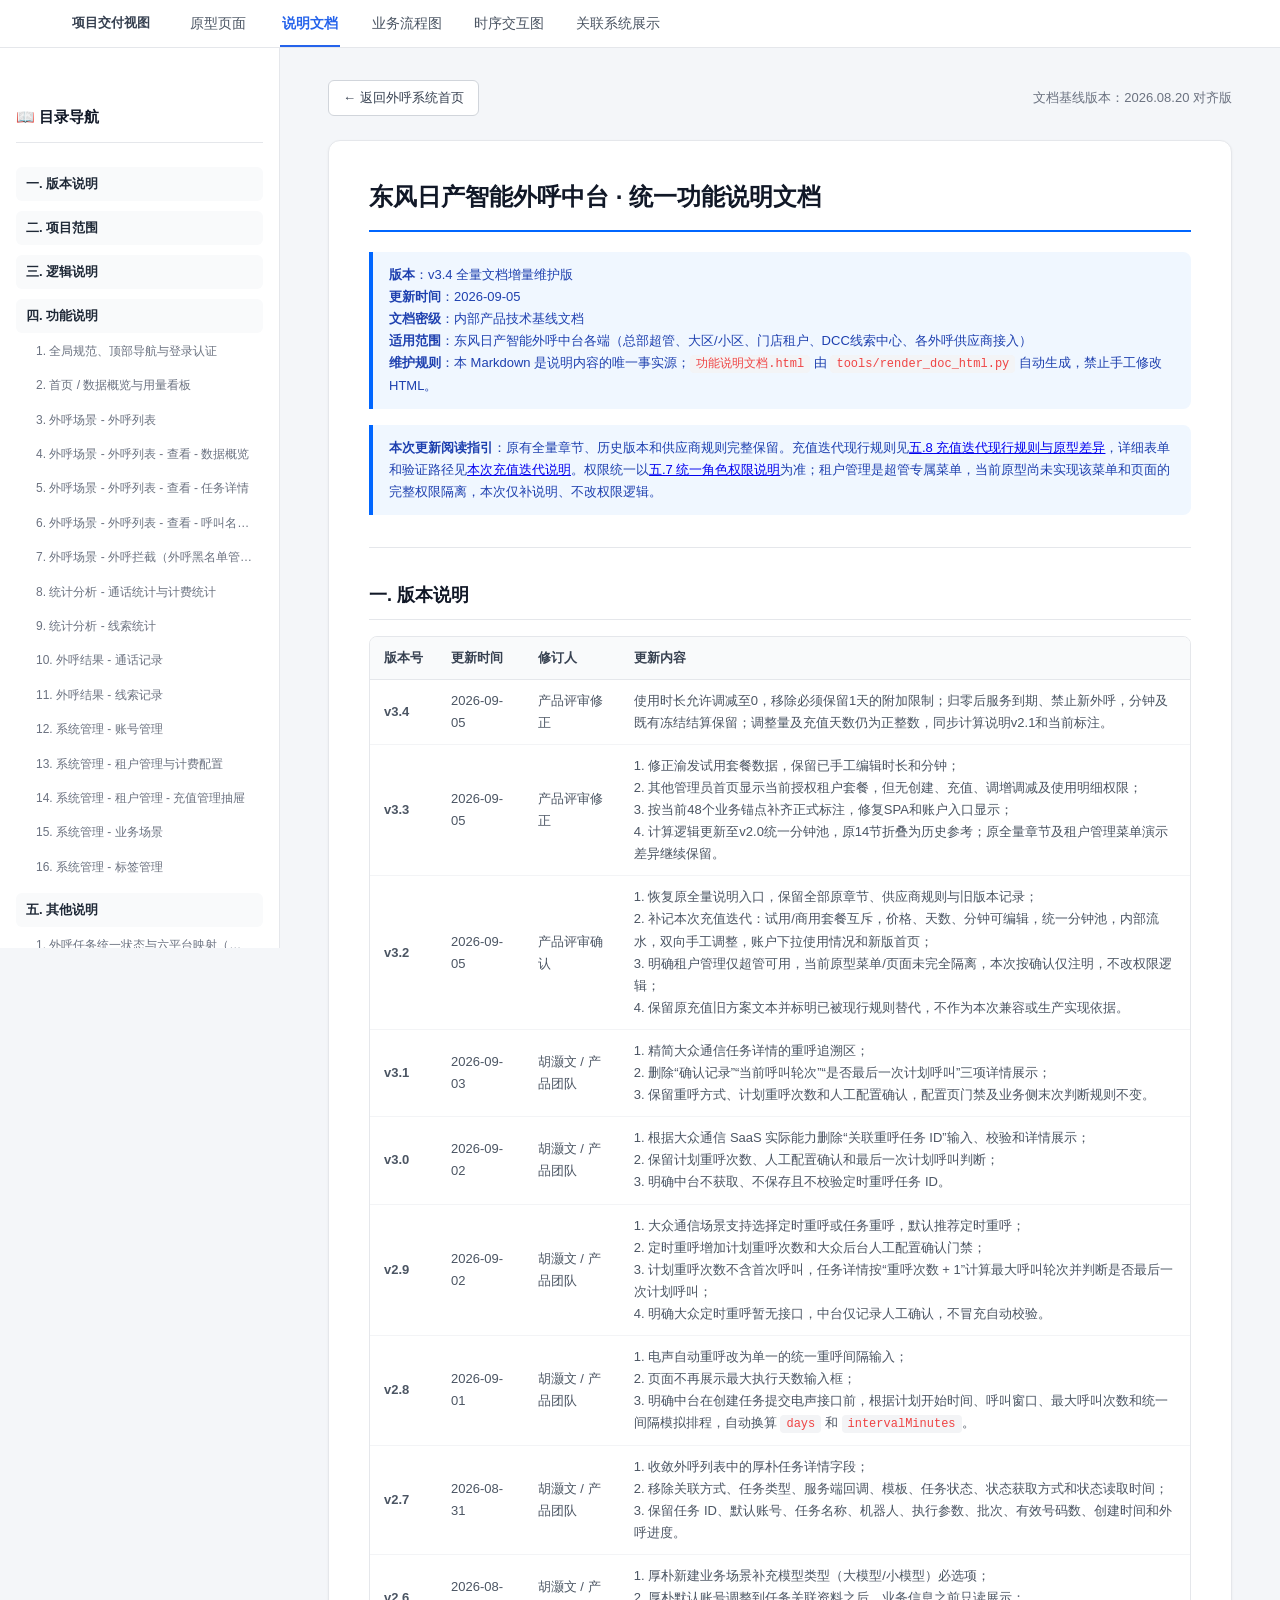
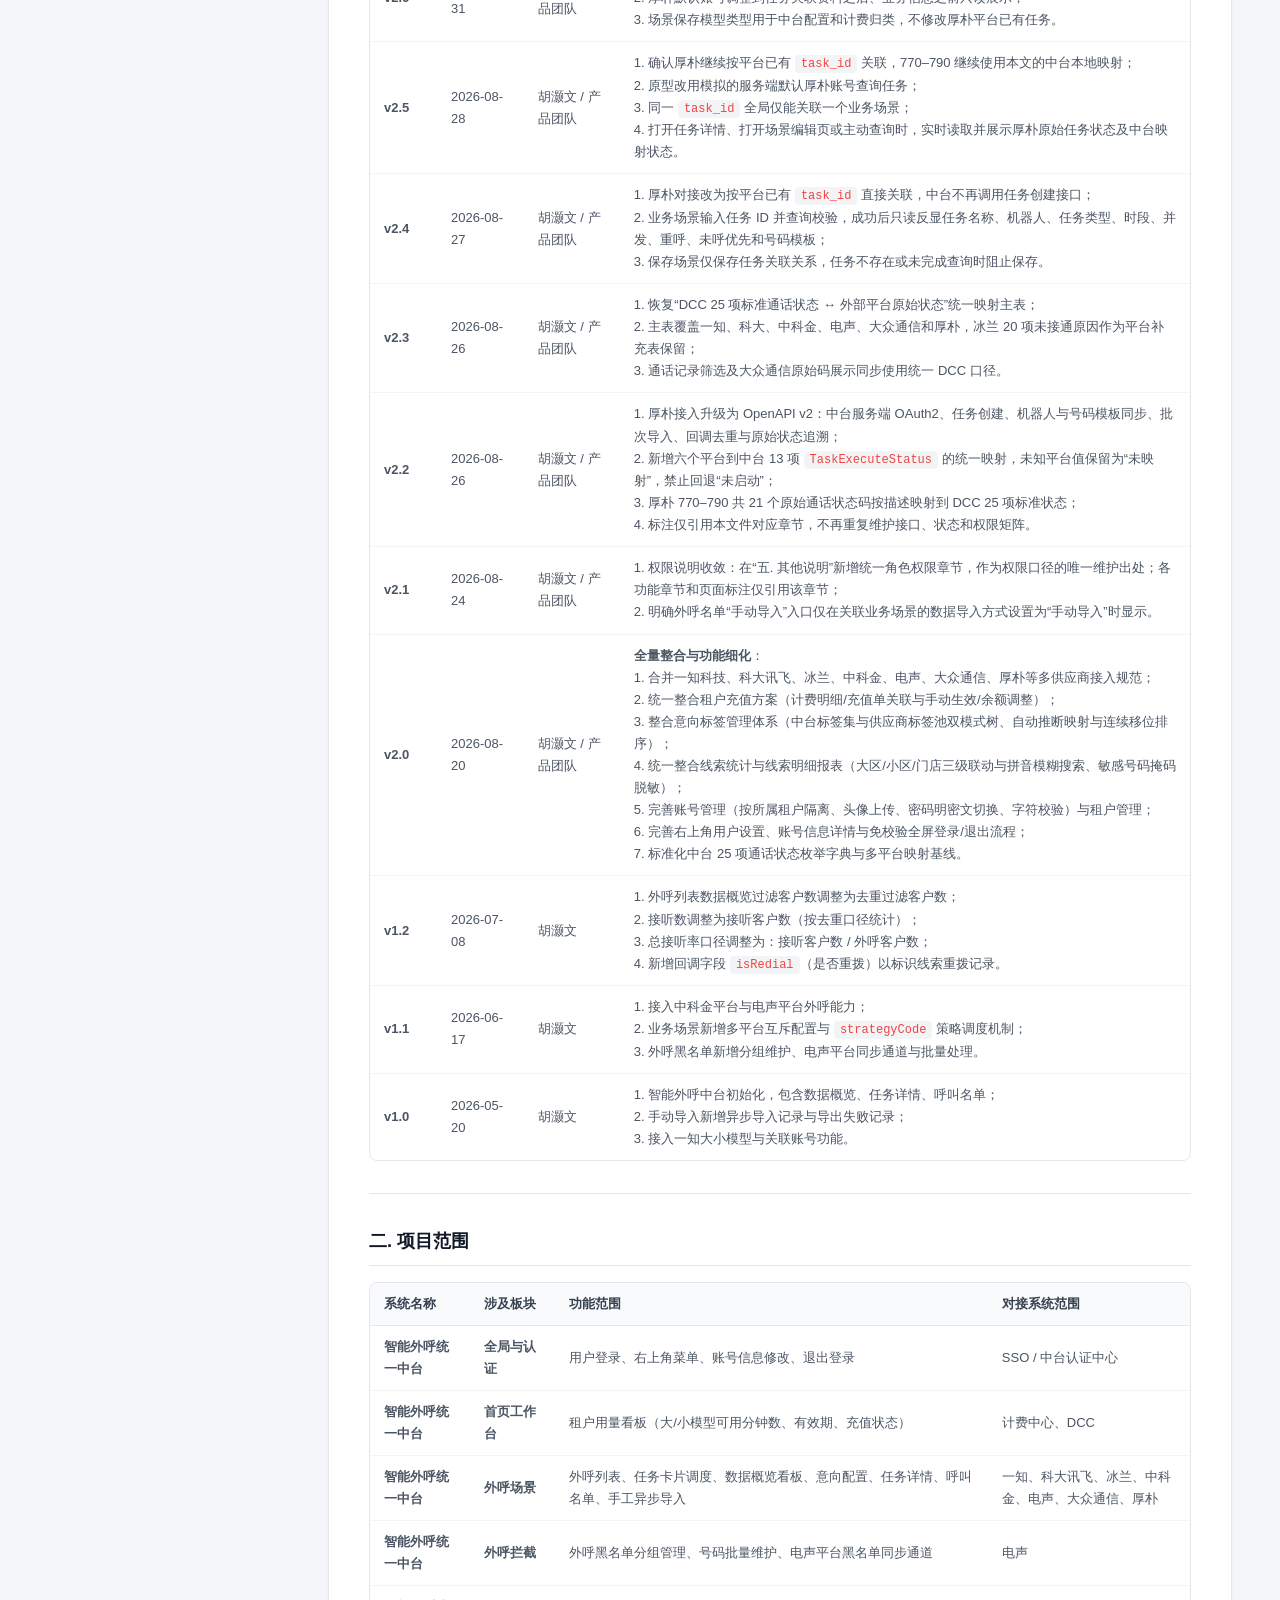
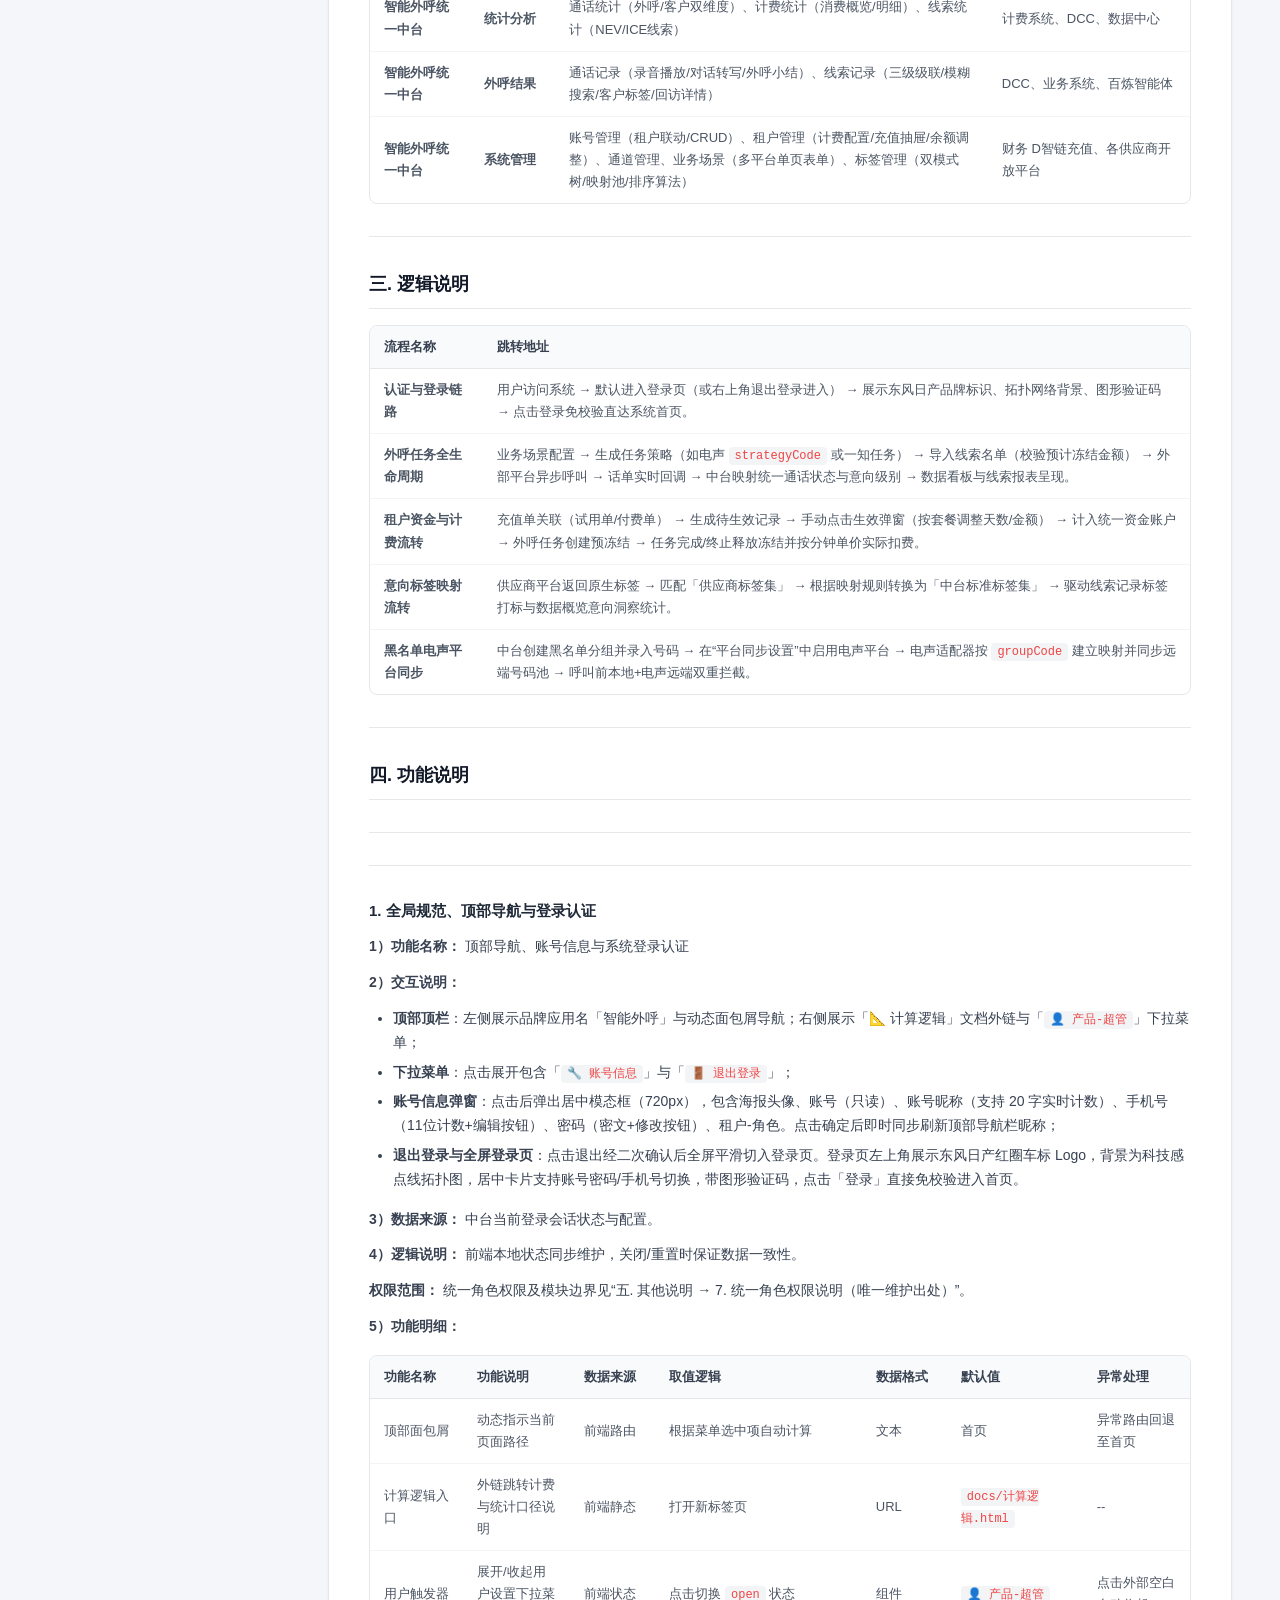
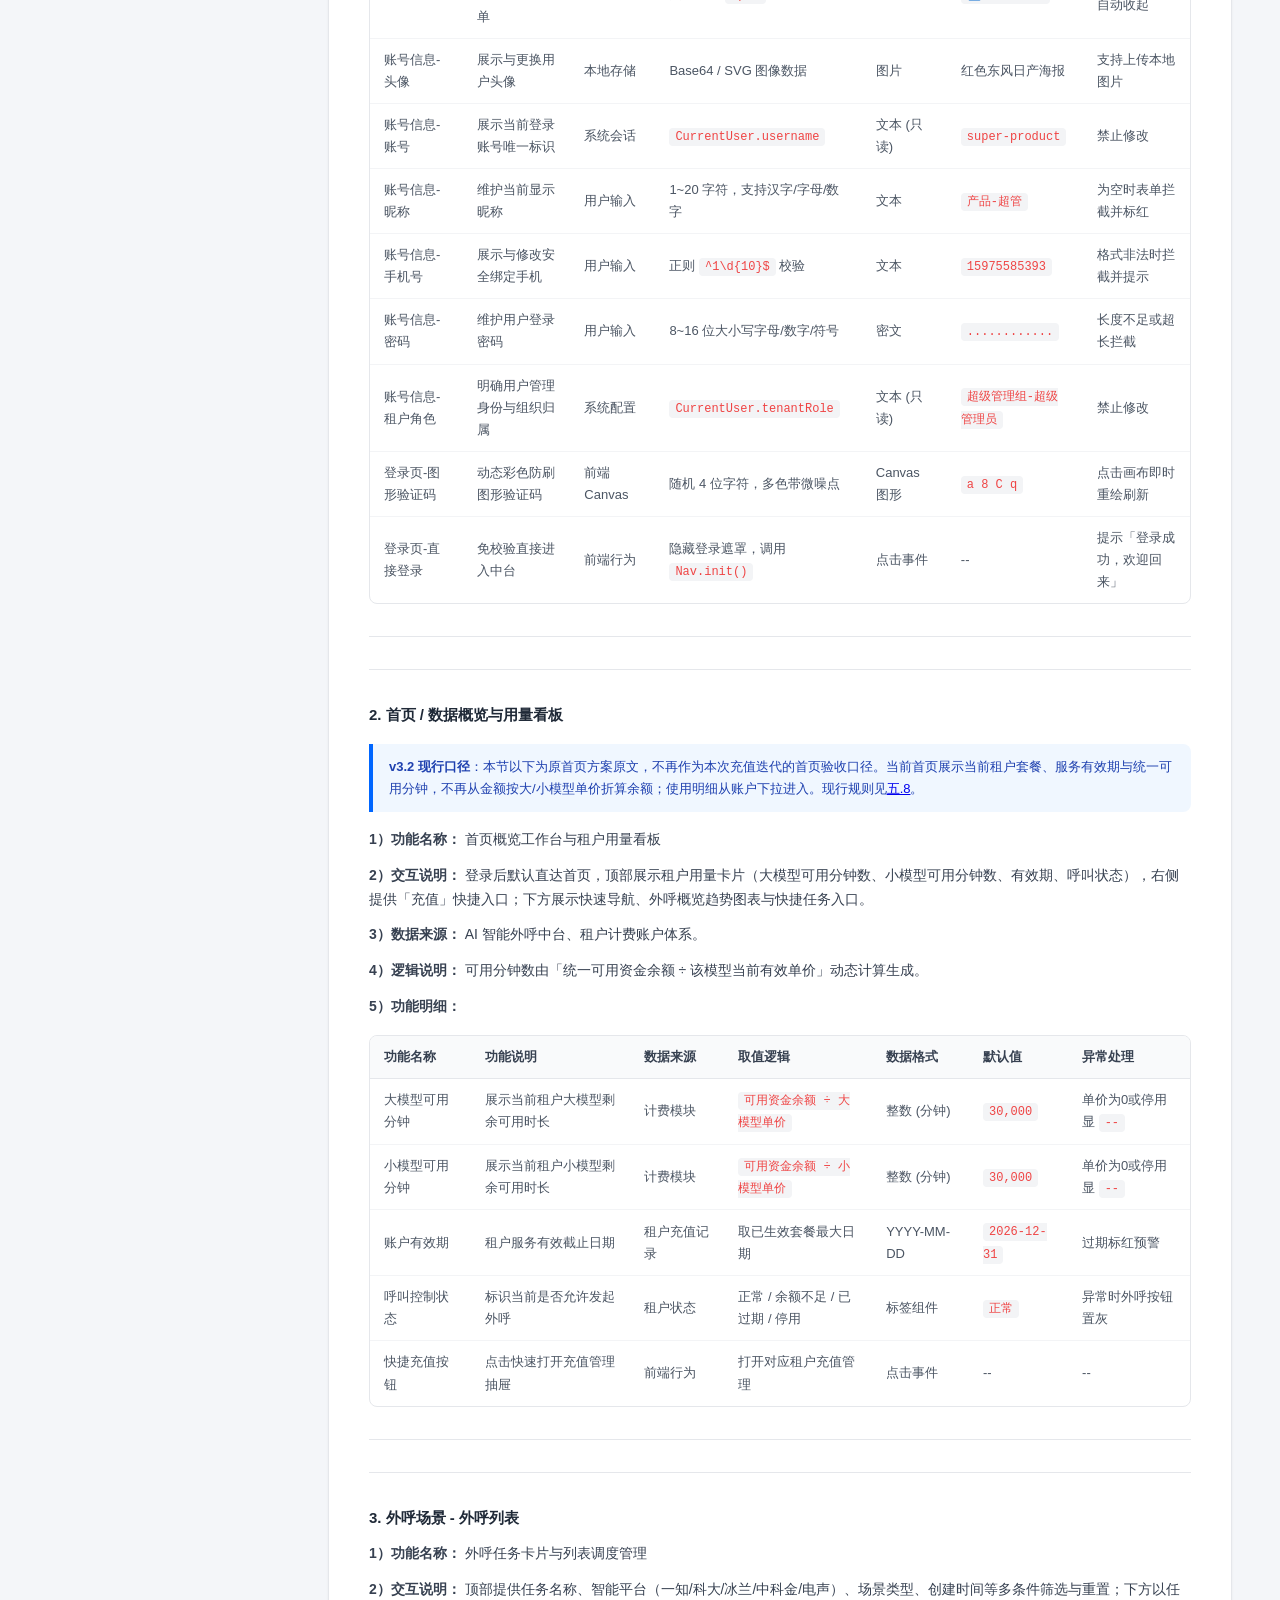
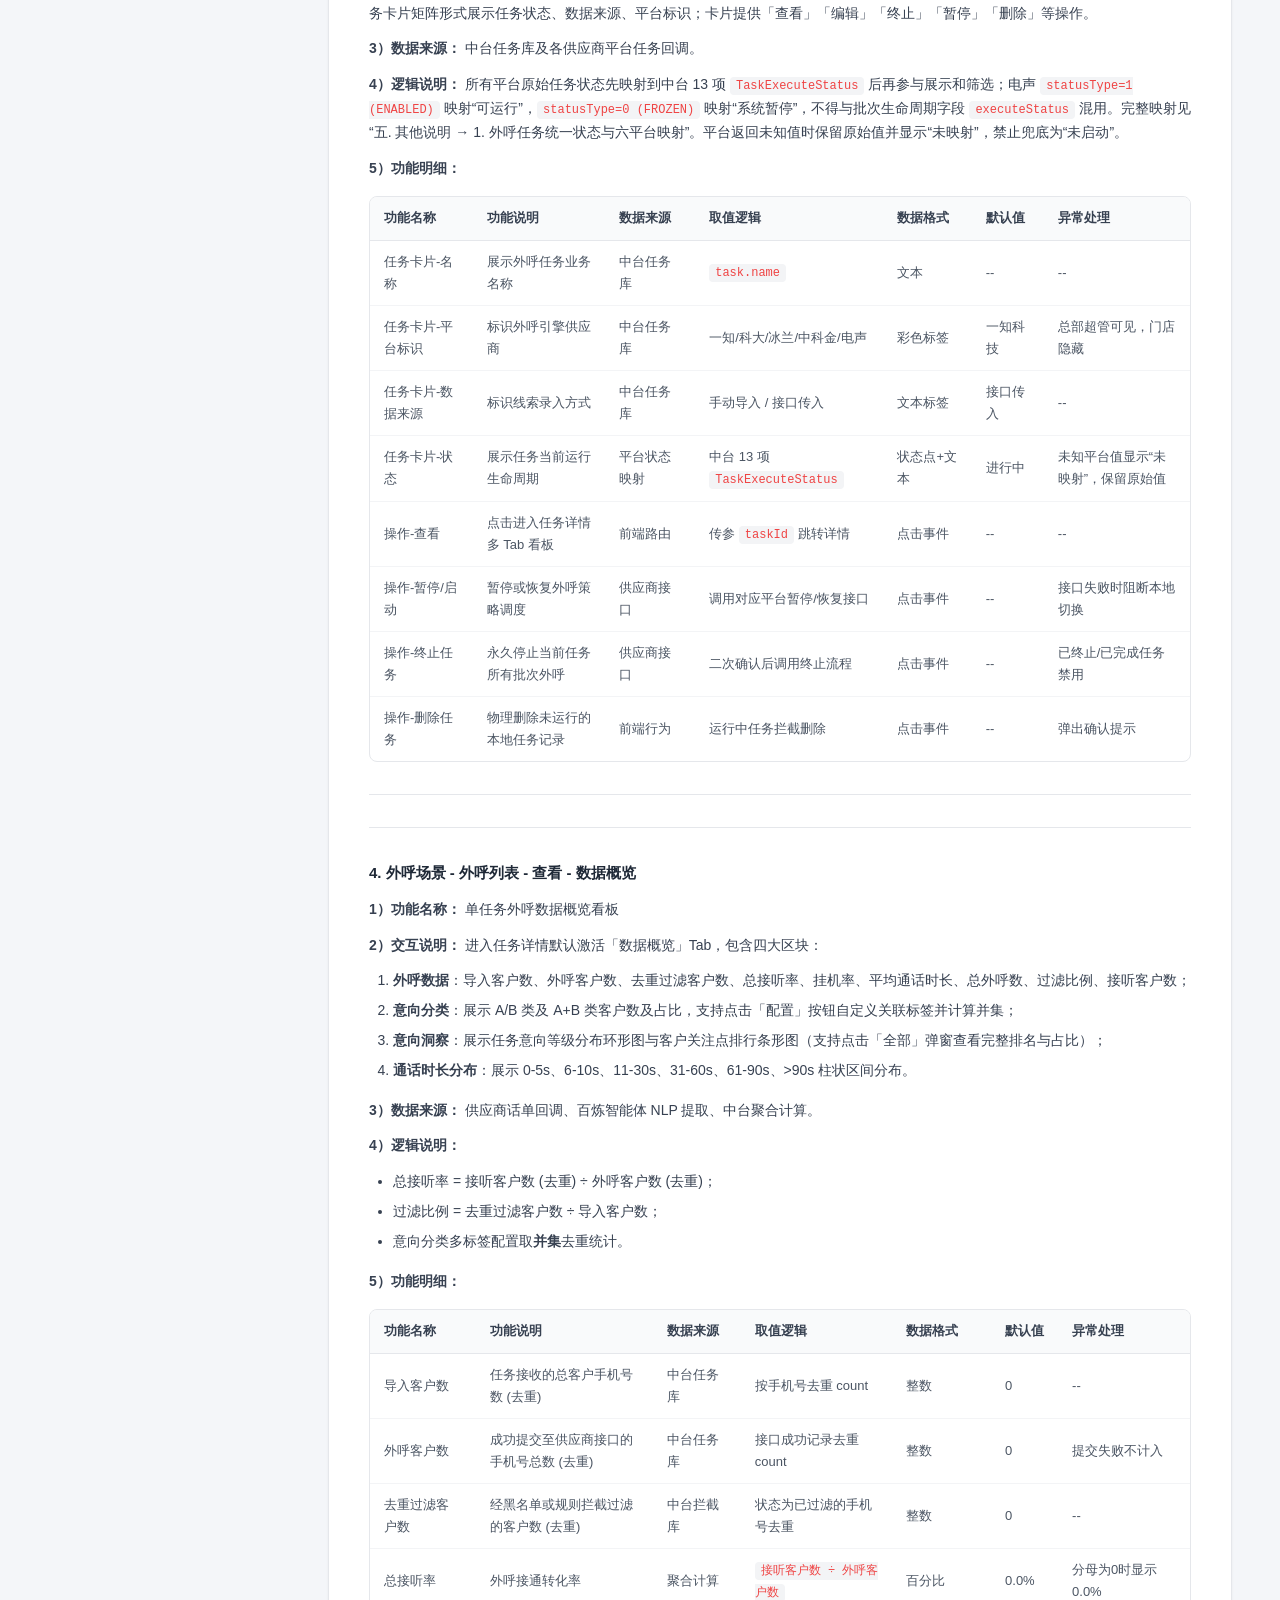
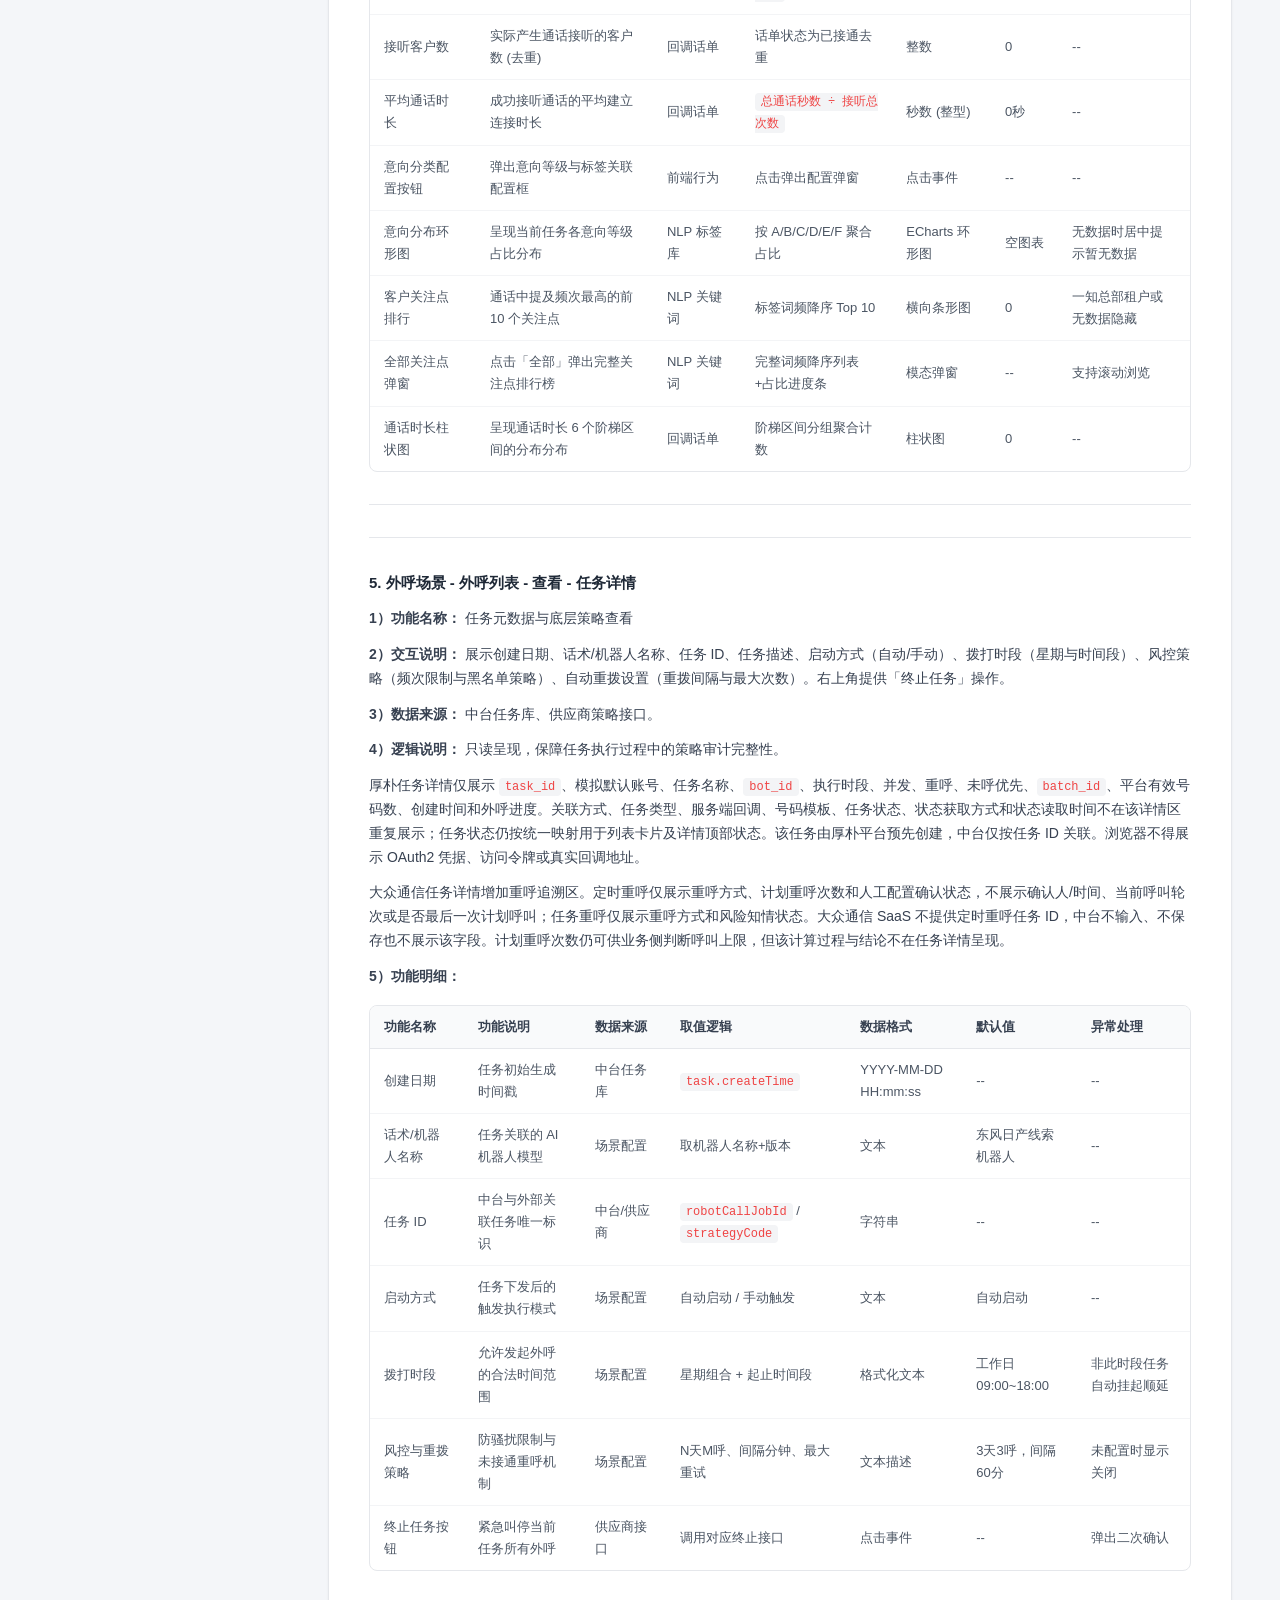
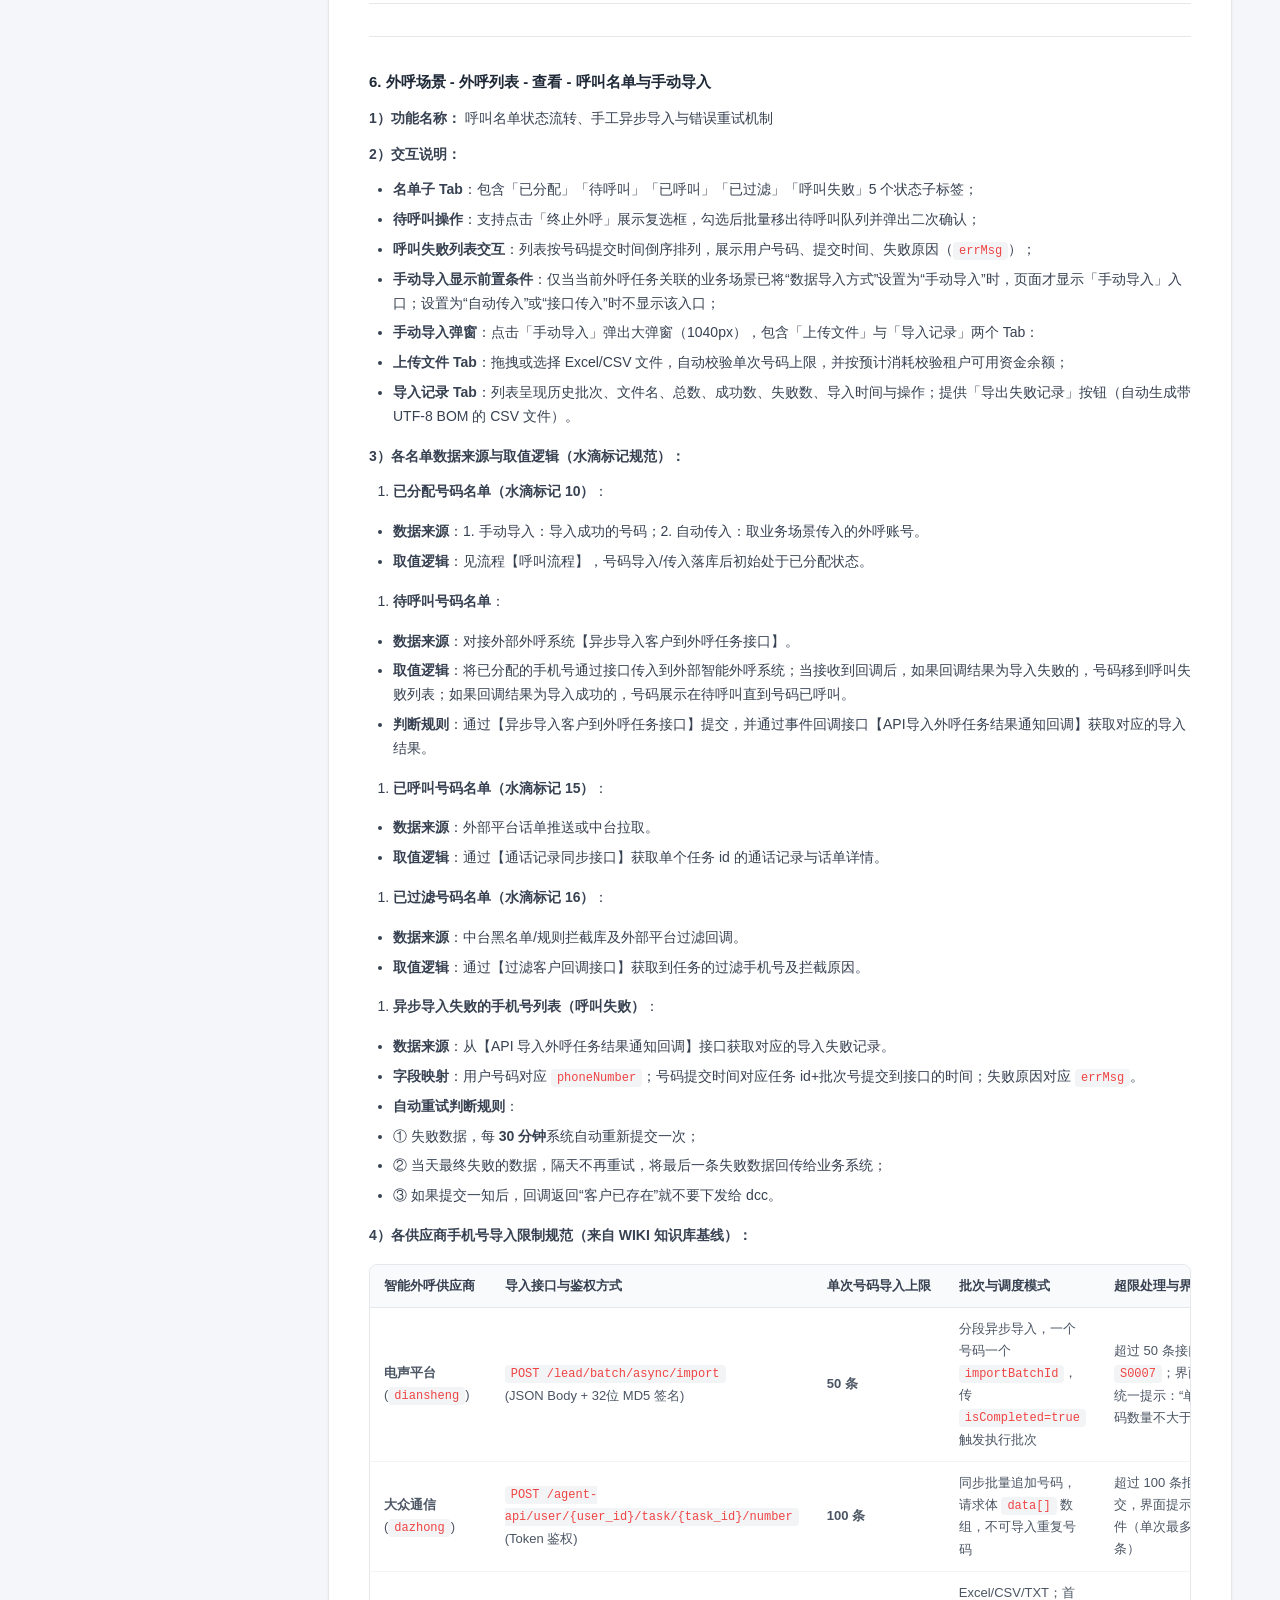
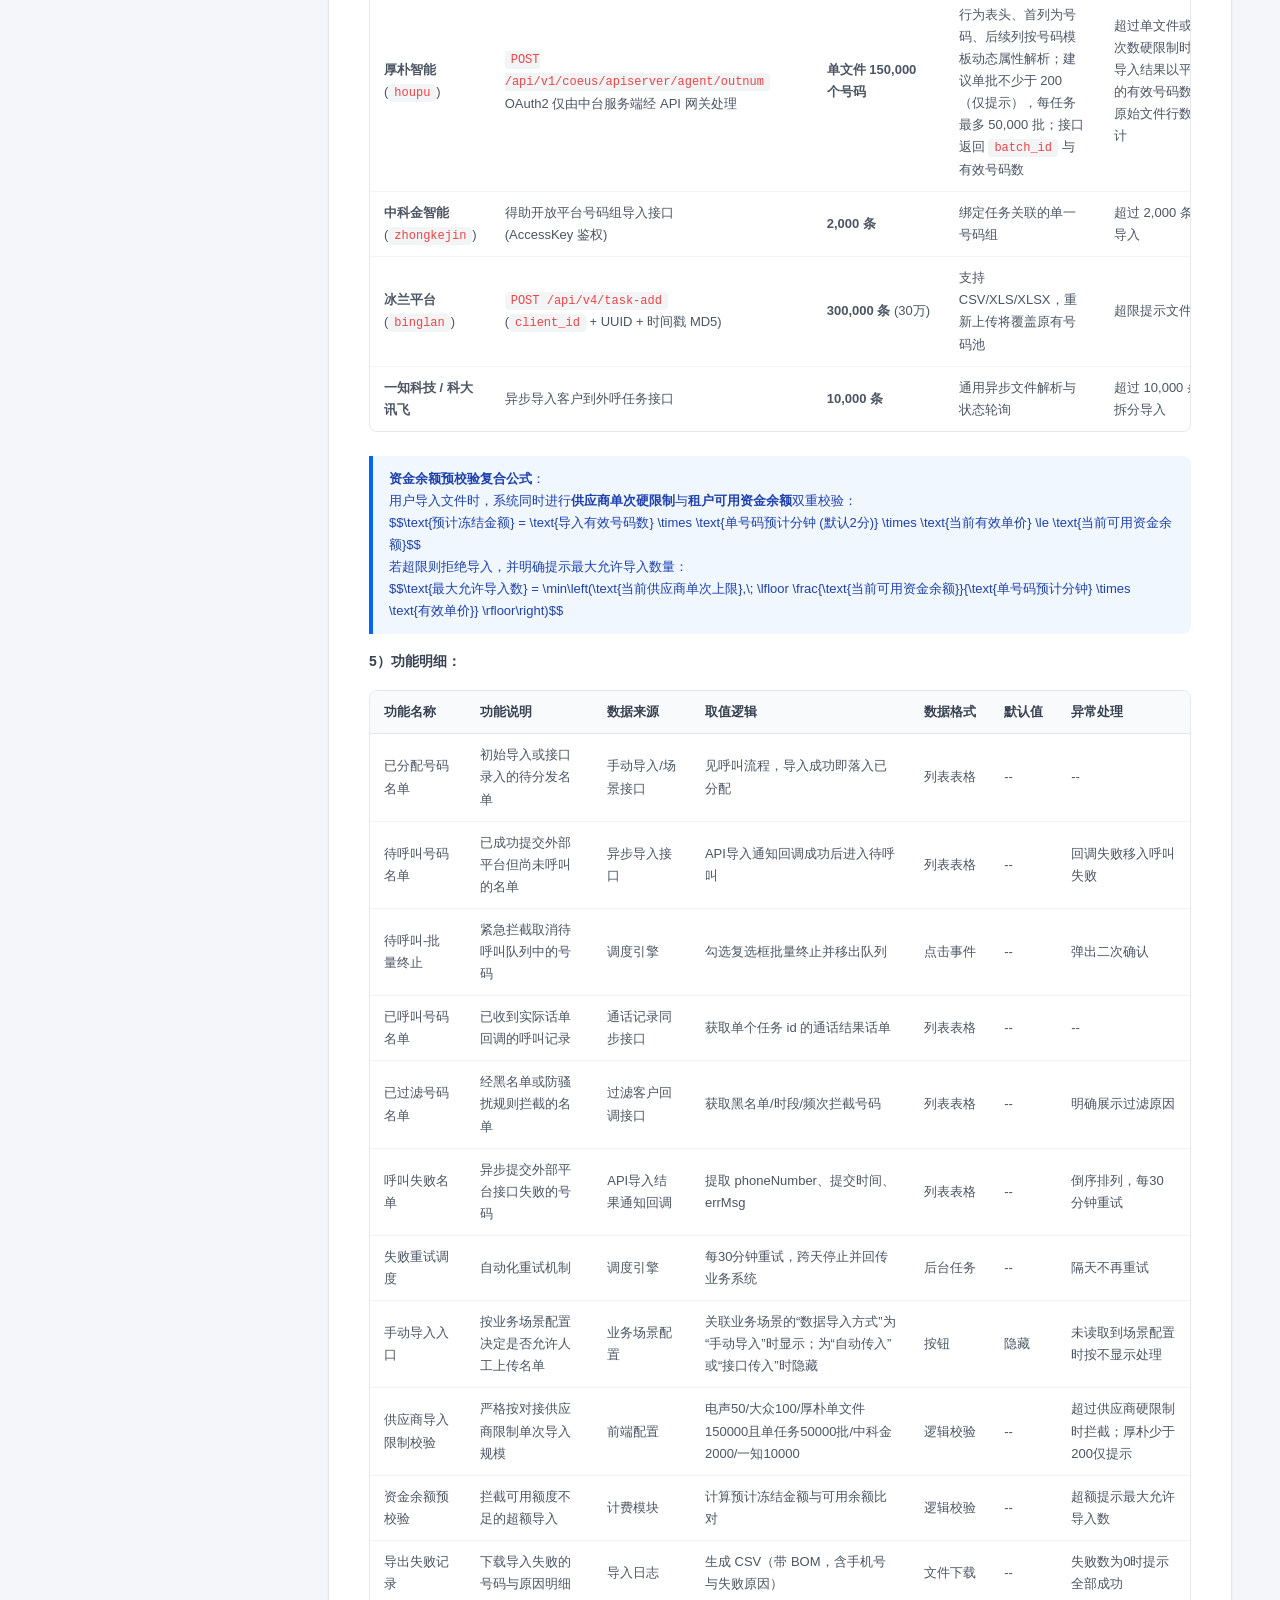
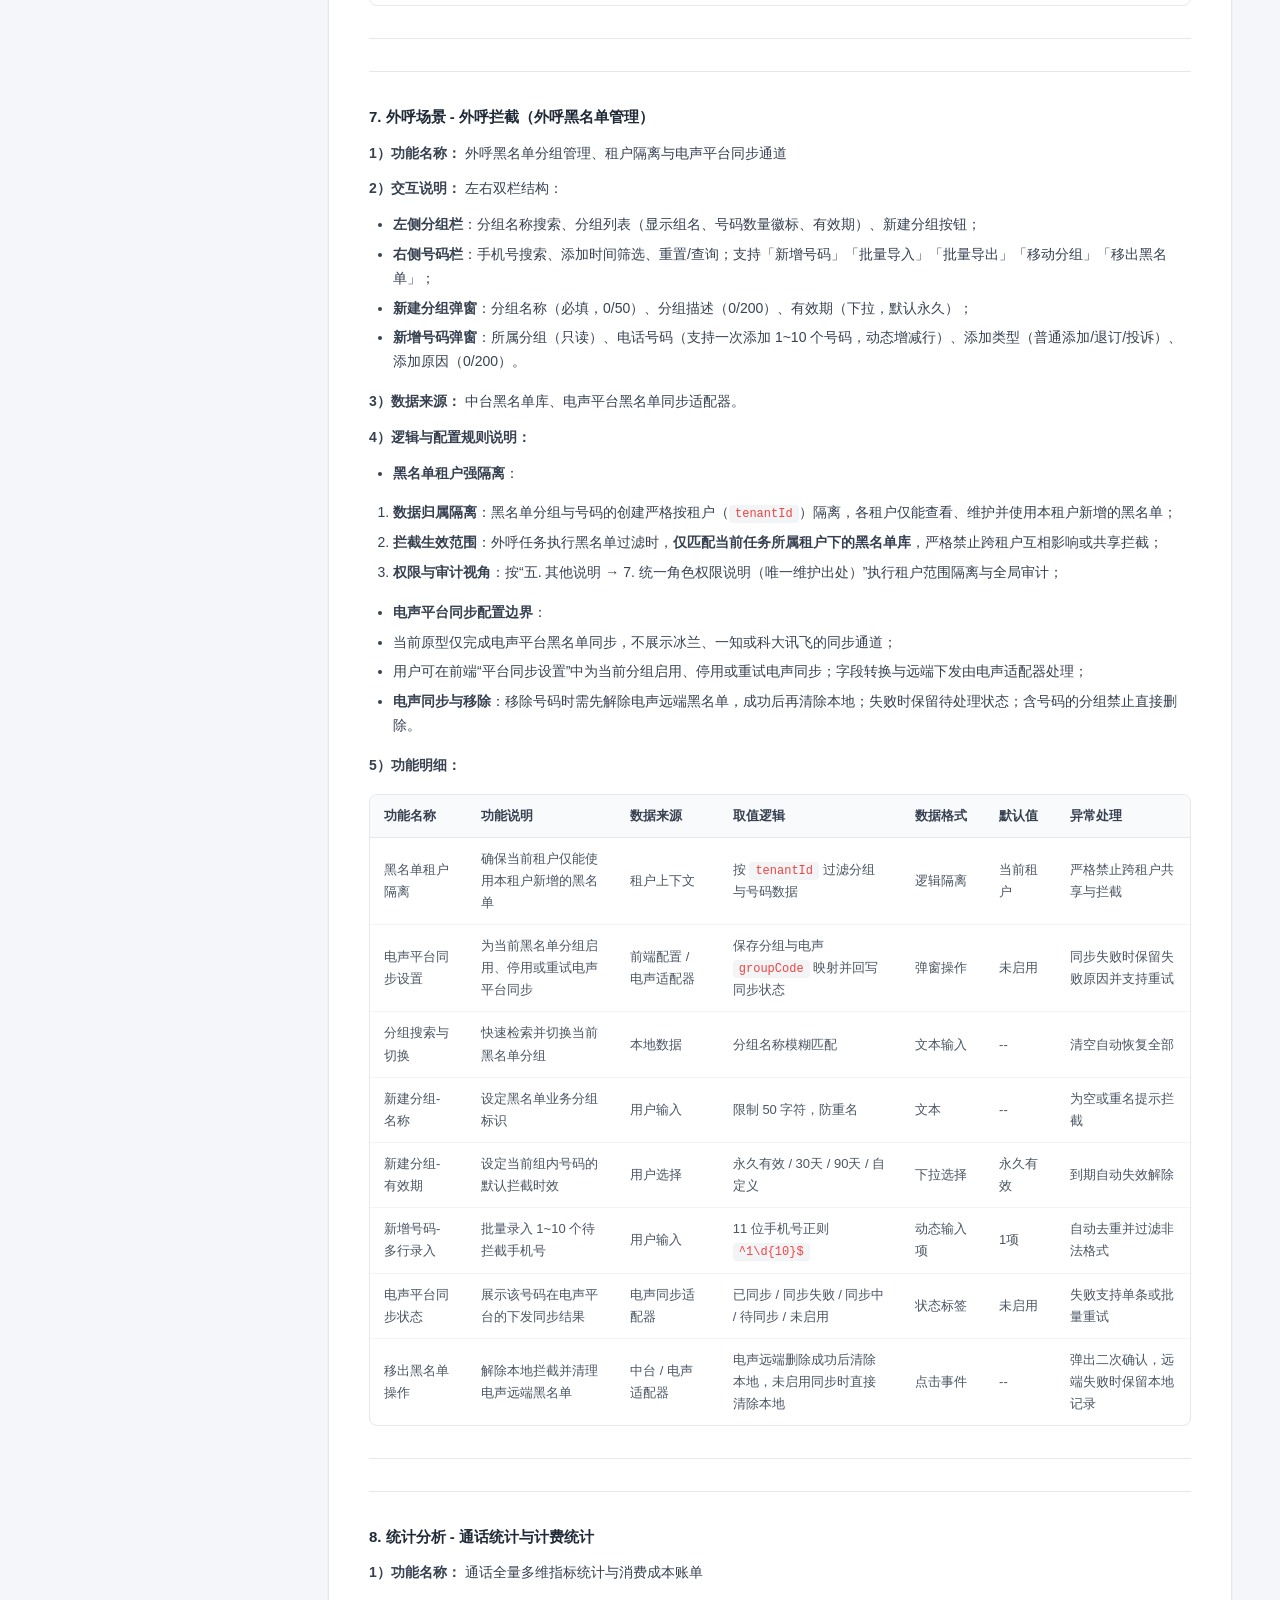
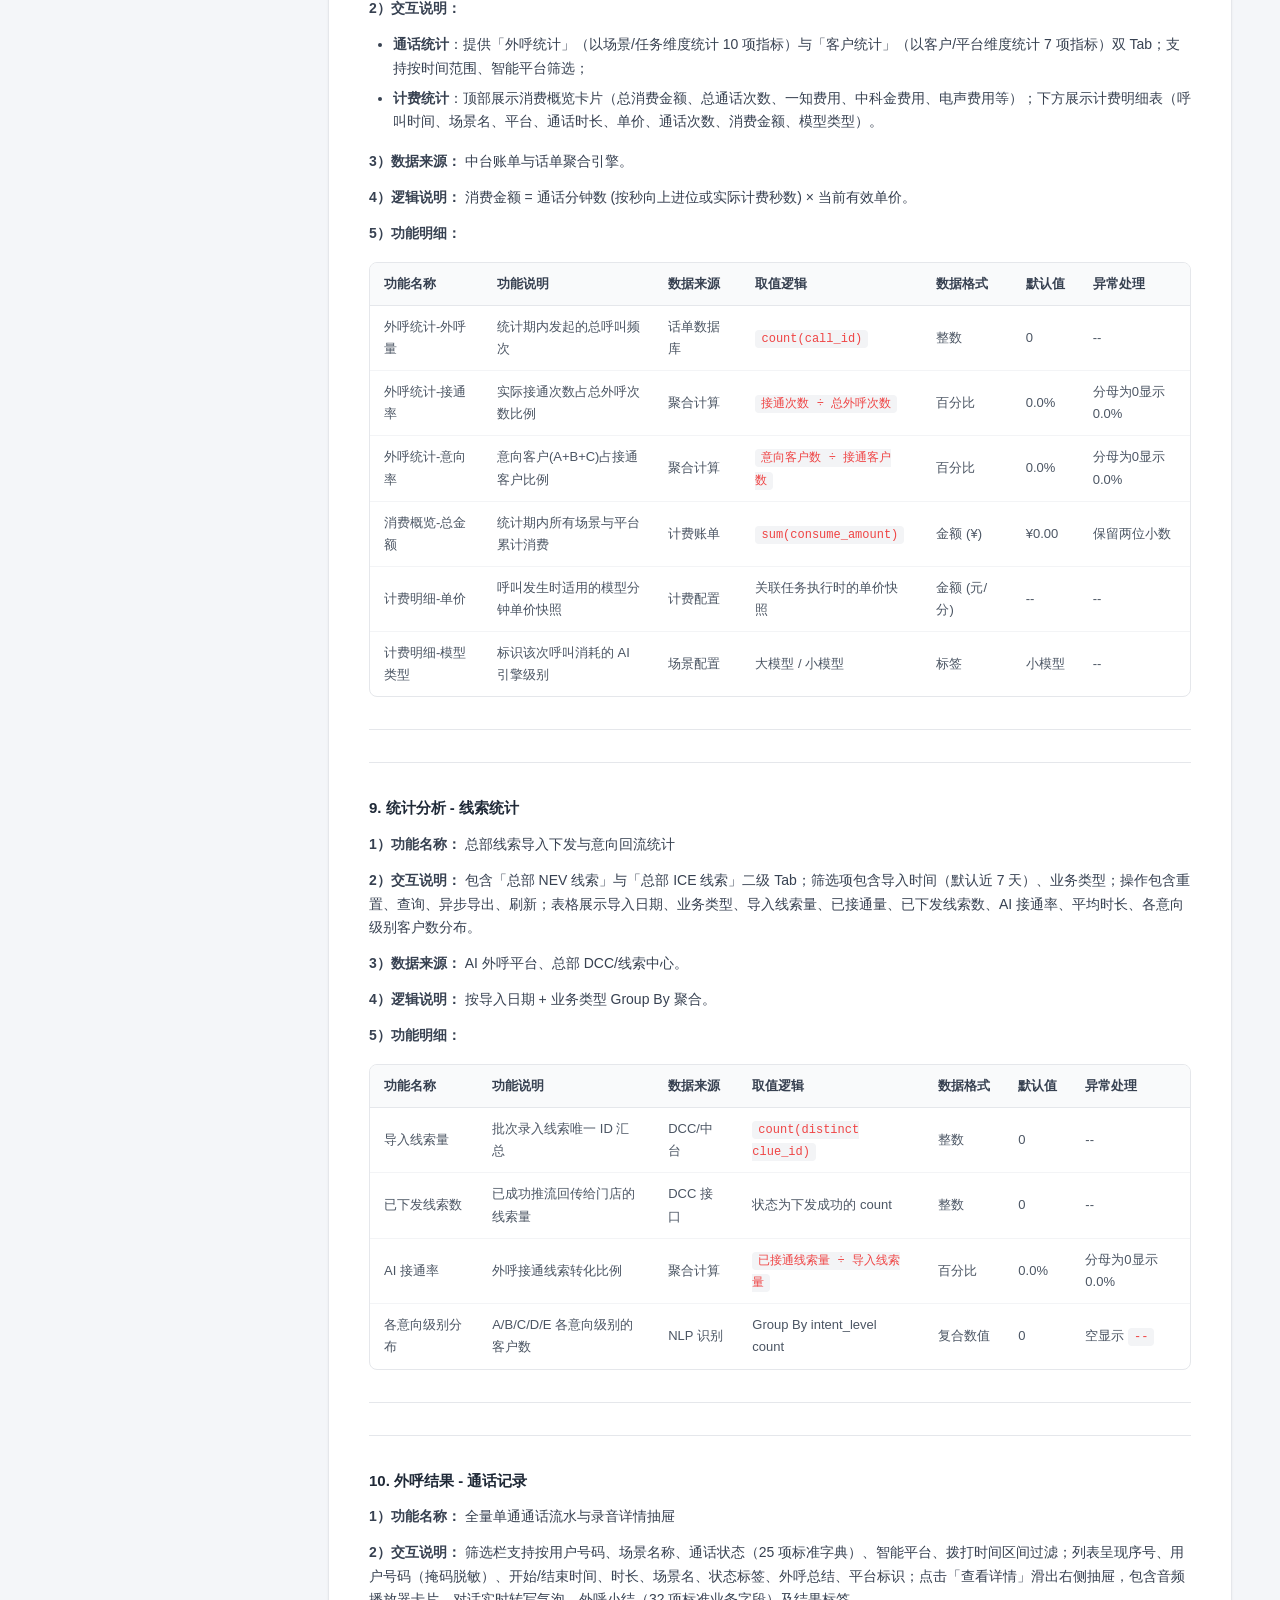
<file: docs/功能说明文档.html>
<!DOCTYPE html>
<html lang="zh-CN">
<head>
  <meta charset="UTF-8">
  <meta name="viewport" content="width=device-width, initial-scale=1.0">
  <link rel="icon" href="data:,">
  <title>智能外呼中台与多供应商协同系统 - 功能说明文档</title>
  <style>
    * { box-sizing: border-box; margin: 0; padding: 0; }
    body {
      font-family: -apple-system, BlinkMacSystemFont, "Segoe UI", Roboto, "PingFang SC", "Hiragino Sans GB", "Microsoft YaHei", sans-serif;
      background: #F4F6F9;
      color: #1F2937;
      line-height: 1.7;
      font-size: 14px;
    }
    .doc-layout { display: flex; min-height: 100vh; }
    .doc-sidebar {
      width: 280px;
      background: #FFFFFF;
      border-right: 1px solid #E5E7EB;
      position: sticky;
      top: 0;
      height: 100vh;
      overflow-y: auto;
      padding: 24px 16px;
      flex-shrink: 0;
    }
    .doc-sidebar h2 {
      font-size: 15px;
      font-weight: 700;
      color: #111827;
      margin-bottom: 16px;
      padding-bottom: 12px;
      border-bottom: 1px solid #E5E7EB;
    }
    .toc-nav { display: flex; flex-direction: column; gap: 2px; }
    .toc-link {
      display: block;
      color: #4B5563;
      text-decoration: none;
      font-size: 13px;
      padding: 6px 10px;
      border-radius: 6px;
      transition: all 0.2s ease;
      white-space: nowrap;
      overflow: hidden;
      text-overflow: ellipsis;
    }
    .toc-link:hover { color: #0066FF; background: #EFF6FF; }
    .toc-link.h2 { font-weight: 600; color: #1F2937; margin-top: 8px; background: #F9FAFB; }
    .toc-link.h3 { padding-left: 20px; font-size: 12px; color: #6B7280; }
    .doc-main { flex: 1; padding: 32px 48px; max-width: 1280px; overflow-x: hidden; }
    .doc-card {
      background: #FFFFFF;
      border: 1px solid #E5E7EB;
      border-radius: 12px;
      padding: 36px 40px;
      box-shadow: 0 1px 3px rgba(0,0,0,0.05);
      margin-bottom: 24px;
    }
    .doc-top-bar { display: flex; align-items: center; justify-content: space-between; margin-bottom: 24px; }
    .doc-back-link {
      display: inline-flex;
      align-items: center;
      gap: 6px;
      padding: 6px 14px;
      background: #FFFFFF;
      border: 1px solid #D1D5DB;
      border-radius: 6px;
      color: #374151;
      text-decoration: none;
      font-weight: 500;
      font-size: 13px;
      transition: all 0.2s;
    }
    .doc-back-link:hover { border-color: #0066FF; color: #0066FF; background: #EFF6FF; }
    h1 { font-size: 24px; font-weight: 700; color: #111827; margin-bottom: 20px; padding-bottom: 12px; border-bottom: 2px solid #0066FF; }
    h2 { font-size: 18px; font-weight: 700; color: #111827; margin: 32px 0 16px 0; padding-bottom: 8px; border-bottom: 1px solid #E5E7EB; }
    h3 { font-size: 15px; font-weight: 600; color: #1F2937; margin: 24px 0 12px 0; }
    p { margin-bottom: 12px; color: #374151; font-size: 14px; }
    ul, ol { margin: 8px 0 16px 24px; color: #374151; }
    li { margin-bottom: 6px; }
    blockquote { background: #F0F7FF; border-left: 4px solid #0066FF; padding: 12px 16px; margin: 16px 0; border-radius: 0 8px 8px 0; color: #1E40AF; font-size: 13px; }
    code { background: #F3F4F6; color: #EF4444; padding: 2px 6px; border-radius: 4px; font-family: ui-monospace, SFMono-Regular, Menlo, Monaco, Consolas, monospace; font-size: 12px; }
    .table-wrap { overflow-x: auto; margin: 16px 0 24px 0; border: 1px solid #E5E7EB; border-radius: 8px; }
    table { width: 100%; border-collapse: collapse; font-size: 13px; text-align: left; }
    th { background: #F9FAFB; color: #374151; font-weight: 600; padding: 10px 14px; border-bottom: 1px solid #E5E7EB; white-space: nowrap; }
    td { padding: 10px 14px; border-bottom: 1px solid #F3F4F6; color: #4B5563; vertical-align: middle; }
    tr:last-child td { border-bottom: none; }
    tr:hover td { background: #F9FAFB; }
    hr { border: none; border-top: 1px solid #E5E7EB; margin: 32px 0; }
  </style>
</head>
<body>

<div class="doc-layout">
  <aside class="doc-sidebar">
    <h2>📖 目录导航</h2>
    <nav class="toc-nav">
      <a href="#sec-1" class="toc-link h2">一. 版本说明</a>
<a href="#sec-2" class="toc-link h2">二. 项目范围</a>
<a href="#sec-3" class="toc-link h2">三. 逻辑说明</a>
<a href="#sec-4" class="toc-link h2">四. 功能说明</a>
<a href="#sub-1" class="toc-link h3">1. 全局规范、顶部导航与登录认证</a>
<a href="#sub-2" class="toc-link h3">2. 首页 / 数据概览与用量看板</a>
<a href="#sub-3" class="toc-link h3">3. 外呼场景 - 外呼列表</a>
<a href="#sub-4" class="toc-link h3">4. 外呼场景 - 外呼列表 - 查看 - 数据概览</a>
<a href="#sub-5" class="toc-link h3">5. 外呼场景 - 外呼列表 - 查看 - 任务详情</a>
<a href="#sub-6" class="toc-link h3">6. 外呼场景 - 外呼列表 - 查看 - 呼叫名单与手动导入</a>
<a href="#sub-7" class="toc-link h3">7. 外呼场景 - 外呼拦截（外呼黑名单管理）</a>
<a href="#sub-8" class="toc-link h3">8. 统计分析 - 通话统计与计费统计</a>
<a href="#sub-9" class="toc-link h3">9. 统计分析 - 线索统计</a>
<a href="#sub-10" class="toc-link h3">10. 外呼结果 - 通话记录</a>
<a href="#sub-11" class="toc-link h3">11. 外呼结果 - 线索记录</a>
<a href="#sub-12" class="toc-link h3">12. 系统管理 - 账号管理</a>
<a href="#sub-13" class="toc-link h3">13. 系统管理 - 租户管理与计费配置</a>
<a href="#sub-14" class="toc-link h3">14. 系统管理 - 租户管理 - 充值管理抽屉</a>
<a href="#sub-15" class="toc-link h3">15. 系统管理 - 业务场景</a>
<a href="#sub-16" class="toc-link h3">16. 系统管理 - 标签管理</a>
<a href="#sec-5" class="toc-link h2">五. 其他说明</a>
<a href="#sub-17" class="toc-link h3">1. 外呼任务统一状态与六平台映射（唯一维护出处）</a>
<a href="#sub-18" class="toc-link h3">2. DCC 通话状态与全平台映射（唯一维护出处）</a>
<a href="#sub-19" class="toc-link h3">3. 意向级别跨平台对齐字典（Wiki 权威基线）</a>
<a href="#sub-20" class="toc-link h3">4. 租户充值计费、资金数学模型与生命周期</a>
<a href="#sub-21" class="toc-link h3">5. 销售区域层级与经销商组织架构（Wiki 基础数据基线）</a>
<a href="#sub-22" class="toc-link h3">6. 线索回流统计与数据脱敏安全规范</a>
<a href="#sub-23" class="toc-link h3">7. 统一角色权限说明（唯一维护出处）</a>
<a href="#sub-24" class="toc-link h3">8. 充值迭代现行规则与原型差异</a>
    </nav>
  </aside>

  <main class="doc-main">
    <div class="doc-top-bar">
      <a href="../index.html" class="doc-back-link">← 返回外呼系统首页</a>
      <span style="color:#6B7280; font-size:13px;">文档基线版本：2026.08.20 对齐版</span>
    </div>

    <div class="doc-card">
      <h1 id="title-1">东风日产智能外呼中台 · 统一功能说明文档</h1>
<blockquote><strong>版本</strong>：v3.4 全量文档增量维护版<br><strong>更新时间</strong>：2026-09-05<br><strong>文档密级</strong>：内部产品技术基线文档<br><strong>适用范围</strong>：东风日产智能外呼中台各端（总部超管、大区/小区、门店租户、DCC线索中心、各外呼供应商接入）<br><strong>维护规则</strong>：本 Markdown 是说明内容的唯一事实源；<code>功能说明文档.html</code> 由 <code>tools/render_doc_html.py</code> 自动生成，禁止手工修改 HTML。</blockquote>
<blockquote><strong>本次更新阅读指引</strong>：原有全量章节、历史版本和供应商规则完整保留。充值迭代现行规则见<a href="功能说明文档.html#sub-24">五.8 充值迭代现行规则与原型差异</a>，详细表单和验证路径见<a href="interaction.html">本次充值迭代说明</a>。权限统一以<a href="功能说明文档.html#sub-23">五.7 统一角色权限说明</a>为准；租户管理是超管专属菜单，当前原型尚未实现该菜单和页面的完整权限隔离，本次仅补说明、不改权限逻辑。</blockquote>
<hr>
<h2 id="sec-1">一. 版本说明</h2>
<div class="table-wrap"><table>
<thead><tr>
<th>版本号</th>
<th>更新时间</th>
<th>修订人</th>
<th>更新内容</th>
</tr></thead>
<tbody>
<tr>
<td><strong>v3.4</strong></td>
<td>2026-09-05</td>
<td>产品评审修正</td>
<td>使用时长允许调减至0，移除必须保留1天的附加限制；归零后服务到期、禁止新外呼，分钟及既有冻结结算保留；调整量及充值天数仍为正整数，同步计算说明v2.1和当前标注。</td>
</tr>
<tr>
<td><strong>v3.3</strong></td>
<td>2026-09-05</td>
<td>产品评审修正</td>
<td>1. 修正渝发试用套餐数据，保留已手工编辑时长和分钟；<br>2. 其他管理员首页显示当前授权租户套餐，但无创建、充值、调增调减及使用明细权限；<br>3. 按当前48个业务锚点补齐正式标注，修复SPA和账户入口显示；<br>4. 计算逻辑更新至v2.0统一分钟池，原14节折叠为历史参考；原全量章节及租户管理菜单演示差异继续保留。</td>
</tr>
<tr>
<td><strong>v3.2</strong></td>
<td>2026-09-05</td>
<td>产品评审确认</td>
<td>1. 恢复原全量说明入口，保留全部原章节、供应商规则与旧版本记录；<br>2. 补记本次充值迭代：试用/商用套餐互斥，价格、天数、分钟可编辑，统一分钟池，内部流水，双向手工调整，账户下拉使用情况和新版首页；<br>3. 明确租户管理仅超管可用，当前原型菜单/页面未完全隔离，本次按确认仅注明，不改权限逻辑；<br>4. 保留原充值旧方案文本并标明已被现行规则替代，不作为本次兼容或生产实现依据。</td>
</tr>
<tr>
<td><strong>v3.1</strong></td>
<td>2026-09-03</td>
<td>胡灏文 / 产品团队</td>
<td>1. 精简大众通信任务详情的重呼追溯区；<br>2. 删除“确认记录”“当前呼叫轮次”“是否最后一次计划呼叫”三项详情展示；<br>3. 保留重呼方式、计划重呼次数和人工配置确认，配置页门禁及业务侧末次判断规则不变。</td>
</tr>
<tr>
<td><strong>v3.0</strong></td>
<td>2026-09-02</td>
<td>胡灏文 / 产品团队</td>
<td>1. 根据大众通信 SaaS 实际能力删除“关联重呼任务 ID”输入、校验和详情展示；<br>2. 保留计划重呼次数、人工配置确认和最后一次计划呼叫判断；<br>3. 明确中台不获取、不保存且不校验定时重呼任务 ID。</td>
</tr>
<tr>
<td><strong>v2.9</strong></td>
<td>2026-09-02</td>
<td>胡灏文 / 产品团队</td>
<td>1. 大众通信场景支持选择定时重呼或任务重呼，默认推荐定时重呼；<br>2. 定时重呼增加计划重呼次数和大众后台人工配置确认门禁；<br>3. 计划重呼次数不含首次呼叫，任务详情按“重呼次数 + 1”计算最大呼叫轮次并判断是否最后一次计划呼叫；<br>4. 明确大众定时重呼暂无接口，中台仅记录人工确认，不冒充自动校验。</td>
</tr>
<tr>
<td><strong>v2.8</strong></td>
<td>2026-09-01</td>
<td>胡灏文 / 产品团队</td>
<td>1. 电声自动重呼改为单一的统一重呼间隔输入；<br>2. 页面不再展示最大执行天数输入框；<br>3. 明确中台在创建任务提交电声接口前，根据计划开始时间、呼叫窗口、最大呼叫次数和统一间隔模拟排程，自动换算 <code>days</code> 和 <code>intervalMinutes</code>。</td>
</tr>
<tr>
<td><strong>v2.7</strong></td>
<td>2026-08-31</td>
<td>胡灏文 / 产品团队</td>
<td>1. 收敛外呼列表中的厚朴任务详情字段；<br>2. 移除关联方式、任务类型、服务端回调、模板、任务状态、状态获取方式和状态读取时间；<br>3. 保留任务 ID、默认账号、任务名称、机器人、执行参数、批次、有效号码数、创建时间和外呼进度。</td>
</tr>
<tr>
<td><strong>v2.6</strong></td>
<td>2026-08-31</td>
<td>胡灏文 / 产品团队</td>
<td>1. 厚朴新建业务场景补充模型类型（大模型/小模型）必选项；<br>2. 厚朴默认账号调整到任务关联资料之后、业务信息之前只读展示；<br>3. 场景保存模型类型用于中台配置和计费归类，不修改厚朴平台已有任务。</td>
</tr>
<tr>
<td><strong>v2.5</strong></td>
<td>2026-08-28</td>
<td>胡灏文 / 产品团队</td>
<td>1. 确认厚朴继续按平台已有 <code>task_id</code> 关联，770–790 继续使用本文的中台本地映射；<br>2. 原型改用模拟的服务端默认厚朴账号查询任务；<br>3. 同一 <code>task_id</code> 全局仅能关联一个业务场景；<br>4. 打开任务详情、打开场景编辑页或主动查询时，实时读取并展示厚朴原始任务状态及中台映射状态。</td>
</tr>
<tr>
<td><strong>v2.4</strong></td>
<td>2026-08-27</td>
<td>胡灏文 / 产品团队</td>
<td>1. 厚朴对接改为按平台已有 <code>task_id</code> 直接关联，中台不再调用任务创建接口；<br>2. 业务场景输入任务 ID 并查询校验，成功后只读反显任务名称、机器人、任务类型、时段、并发、重呼、未呼优先和号码模板；<br>3. 保存场景仅保存任务关联关系，任务不存在或未完成查询时阻止保存。</td>
</tr>
<tr>
<td><strong>v2.3</strong></td>
<td>2026-08-26</td>
<td>胡灏文 / 产品团队</td>
<td>1. 恢复“DCC 25 项标准通话状态 ↔ 外部平台原始状态”统一映射主表；<br>2. 主表覆盖一知、科大、中科金、电声、大众通信和厚朴，冰兰 20 项未接通原因作为平台补充表保留；<br>3. 通话记录筛选及大众通信原始码展示同步使用统一 DCC 口径。</td>
</tr>
<tr>
<td><strong>v2.2</strong></td>
<td>2026-08-26</td>
<td>胡灏文 / 产品团队</td>
<td>1. 厚朴接入升级为 OpenAPI v2：中台服务端 OAuth2、任务创建、机器人与号码模板同步、批次导入、回调去重与原始状态追溯；<br>2. 新增六个平台到中台 13 项 <code>TaskExecuteStatus</code> 的统一映射，未知平台值保留为“未映射”，禁止回退“未启动”；<br>3. 厚朴 770–790 共 21 个原始通话状态码按描述映射到 DCC 25 项标准状态；<br>4. 标注仅引用本文件对应章节，不再重复维护接口、状态和权限矩阵。</td>
</tr>
<tr>
<td><strong>v2.1</strong></td>
<td>2026-08-24</td>
<td>胡灏文 / 产品团队</td>
<td>1. 权限说明收敛：在“五. 其他说明”新增统一角色权限章节，作为权限口径的唯一维护出处；各功能章节和页面标注仅引用该章节；<br>2. 明确外呼名单“手动导入”入口仅在关联业务场景的数据导入方式设置为“手动导入”时显示。</td>
</tr>
<tr>
<td><strong>v2.0</strong></td>
<td>2026-08-20</td>
<td>胡灏文 / 产品团队</td>
<td><strong>全量整合与功能细化</strong>：<br>1. 合并一知科技、科大讯飞、冰兰、中科金、电声、大众通信、厚朴等多供应商接入规范；<br>2. 统一整合租户充值方案（计费明细/充值单关联与手动生效/余额调整）；<br>3. 整合意向标签管理体系（中台标签集与供应商标签池双模式树、自动推断映射与连续移位排序）；<br>4. 统一整合线索统计与线索明细报表（大区/小区/门店三级联动与拼音模糊搜索、敏感号码掩码脱敏）；<br>5. 完善账号管理（按所属租户隔离、头像上传、密码明密文切换、字符校验）与租户管理；<br>6. 完善右上角用户设置、账号信息详情与免校验全屏登录/退出流程；<br>7. 标准化中台 25 项通话状态枚举字典与多平台映射基线。</td>
</tr>
<tr>
<td><strong>v1.2</strong></td>
<td>2026-07-08</td>
<td>胡灏文</td>
<td>1. 外呼列表数据概览过滤客户数调整为去重过滤客户数；<br>2. 接听数调整为接听客户数（按去重口径统计）；<br>3. 总接听率口径调整为：接听客户数 / 外呼客户数；<br>4. 新增回调字段 <code>isRedial</code>（是否重拨）以标识线索重拨记录。</td>
</tr>
<tr>
<td><strong>v1.1</strong></td>
<td>2026-06-17</td>
<td>胡灏文</td>
<td>1. 接入中科金平台与电声平台外呼能力；<br>2. 业务场景新增多平台互斥配置与 <code>strategyCode</code> 策略调度机制；<br>3. 外呼黑名单新增分组维护、电声平台同步通道与批量处理。</td>
</tr>
<tr>
<td><strong>v1.0</strong></td>
<td>2026-05-20</td>
<td>胡灏文</td>
<td>1. 智能外呼中台初始化，包含数据概览、任务详情、呼叫名单；<br>2. 手动导入新增异步导入记录与导出失败记录；<br>3. 接入一知大小模型与关联账号功能。</td>
</tr>
</tbody>
</table></div>
<hr>
<h2 id="sec-2">二. 项目范围</h2>
<div class="table-wrap"><table>
<thead><tr>
<th>系统名称</th>
<th>涉及板块</th>
<th>功能范围</th>
<th>对接系统范围</th>
</tr></thead>
<tbody>
<tr>
<td><strong>智能外呼统一中台</strong></td>
<td><strong>全局与认证</strong></td>
<td>用户登录、右上角菜单、账号信息修改、退出登录</td>
<td>SSO / 中台认证中心</td>
</tr>
<tr>
<td><strong>智能外呼统一中台</strong></td>
<td><strong>首页工作台</strong></td>
<td>租户用量看板（大/小模型可用分钟数、有效期、充值状态）</td>
<td>计费中心、DCC</td>
</tr>
<tr>
<td><strong>智能外呼统一中台</strong></td>
<td><strong>外呼场景</strong></td>
<td>外呼列表、任务卡片调度、数据概览看板、意向配置、任务详情、呼叫名单、手工异步导入</td>
<td>一知、科大讯飞、冰兰、中科金、电声、大众通信、厚朴</td>
</tr>
<tr>
<td><strong>智能外呼统一中台</strong></td>
<td><strong>外呼拦截</strong></td>
<td>外呼黑名单分组管理、号码批量维护、电声平台黑名单同步通道</td>
<td>电声</td>
</tr>
<tr>
<td><strong>智能外呼统一中台</strong></td>
<td><strong>统计分析</strong></td>
<td>通话统计（外呼/客户双维度）、计费统计（消费概览/明细）、线索统计（NEV/ICE线索）</td>
<td>计费系统、DCC、数据中心</td>
</tr>
<tr>
<td><strong>智能外呼统一中台</strong></td>
<td><strong>外呼结果</strong></td>
<td>通话记录（录音播放/对话转写/外呼小结）、线索记录（三级级联/模糊搜索/客户标签/回访详情）</td>
<td>DCC、业务系统、百炼智能体</td>
</tr>
<tr>
<td><strong>智能外呼统一中台</strong></td>
<td><strong>系统管理</strong></td>
<td>账号管理（租户联动/CRUD）、租户管理（计费配置/充值抽屉/余额调整）、通道管理、业务场景（多平台单页表单）、标签管理（双模式树/映射池/排序算法）</td>
<td>财务 D智链充值、各供应商开放平台</td>
</tr>
</tbody>
</table></div>
<hr>
<h2 id="sec-3">三. 逻辑说明</h2>
<div class="table-wrap"><table>
<thead><tr>
<th>流程名称</th>
<th>跳转地址</th>
</tr></thead>
<tbody>
<tr>
<td><strong>认证与登录链路</strong></td>
<td>用户访问系统 → 默认进入登录页（或右上角退出登录进入） → 展示东风日产品牌标识、拓扑网络背景、图形验证码 → 点击登录免校验直达系统首页。</td>
</tr>
<tr>
<td><strong>外呼任务全生命周期</strong></td>
<td>业务场景配置 → 生成任务策略（如电声 <code>strategyCode</code> 或一知任务） → 导入线索名单（校验预计冻结金额） → 外部平台异步呼叫 → 话单实时回调 → 中台映射统一通话状态与意向级别 → 数据看板与线索报表呈现。</td>
</tr>
<tr>
<td><strong>租户资金与计费流转</strong></td>
<td>充值单关联（试用单/付费单） → 生成待生效记录 → 手动点击生效弹窗（按套餐调整天数/金额） → 计入统一资金账户 → 外呼任务创建预冻结 → 任务完成/终止释放冻结并按分钟单价实际扣费。</td>
</tr>
<tr>
<td><strong>意向标签映射流转</strong></td>
<td>供应商平台返回原生标签 → 匹配「供应商标签集」 → 根据映射规则转换为「中台标准标签集」 → 驱动线索记录标签打标与数据概览意向洞察统计。</td>
</tr>
<tr>
<td><strong>黑名单电声平台同步</strong></td>
<td>中台创建黑名单分组并录入号码 → 在“平台同步设置”中启用电声平台 → 电声适配器按 <code>groupCode</code> 建立映射并同步远端号码池 → 呼叫前本地+电声远端双重拦截。</td>
</tr>
</tbody>
</table></div>
<hr>
<h2 id="sec-4">四. 功能说明</h2>
<hr>
<hr class="section-divider">
<h3 id="sub-1">1. 全局规范、顶部导航与登录认证</h3>
<p><strong>1）功能名称：</strong> 顶部导航、账号信息与系统登录认证</p>
<p><strong>2）交互说明：</strong></p>
<ul>
<li><strong>顶部顶栏</strong>：左侧展示品牌应用名「智能外呼」与动态面包屑导航；右侧展示「📐 计算逻辑」文档外链与「<code>👤 产品-超管</code>」下拉菜单；</li>
<li><strong>下拉菜单</strong>：点击展开包含「<code>🔧 账号信息</code>」与「<code>🚪 退出登录</code>」；</li>
<li><strong>账号信息弹窗</strong>：点击后弹出居中模态框（720px），包含海报头像、账号（只读）、账号昵称（支持 20 字实时计数）、手机号（11位计数+编辑按钮）、密码（密文+修改按钮）、租户-角色。点击确定后即时同步刷新顶部导航栏昵称；</li>
<li><strong>退出登录与全屏登录页</strong>：点击退出经二次确认后全屏平滑切入登录页。登录页左上角展示东风日产红圈车标 Logo，背景为科技感点线拓扑图，居中卡片支持账号密码/手机号切换，带图形验证码，点击「登录」直接免校验进入首页。</li>
</ul>
<p><strong>3）数据来源：</strong> 中台当前登录会话状态与配置。</p>
<p><strong>4）逻辑说明：</strong> 前端本地状态同步维护，关闭/重置时保证数据一致性。</p>
<p><strong>权限范围：</strong> 统一角色权限及模块边界见“五. 其他说明 → 7. 统一角色权限说明（唯一维护出处）”。</p>
<p><strong>5）功能明细：</strong></p>
<div class="table-wrap"><table>
<thead><tr>
<th>功能名称</th>
<th>功能说明</th>
<th>数据来源</th>
<th>取值逻辑</th>
<th>数据格式</th>
<th>默认值</th>
<th>异常处理</th>
</tr></thead>
<tbody>
<tr>
<td>顶部面包屑</td>
<td>动态指示当前页面路径</td>
<td>前端路由</td>
<td>根据菜单选中项自动计算</td>
<td>文本</td>
<td>首页</td>
<td>异常路由回退至首页</td>
</tr>
<tr>
<td>计算逻辑入口</td>
<td>外链跳转计费与统计口径说明</td>
<td>前端静态</td>
<td>打开新标签页</td>
<td>URL</td>
<td><code>docs/计算逻辑.html</code></td>
<td>--</td>
</tr>
<tr>
<td>用户触发器</td>
<td>展开/收起用户设置下拉菜单</td>
<td>前端状态</td>
<td>点击切换 <code>open</code> 状态</td>
<td>组件</td>
<td><code>👤 产品-超管</code></td>
<td>点击外部空白自动收起</td>
</tr>
<tr>
<td>账号信息-头像</td>
<td>展示与更换用户头像</td>
<td>本地存储</td>
<td>Base64 / SVG 图像数据</td>
<td>图片</td>
<td>红色东风日产海报</td>
<td>支持上传本地图片</td>
</tr>
<tr>
<td>账号信息-账号</td>
<td>展示当前登录账号唯一标识</td>
<td>系统会话</td>
<td><code>CurrentUser.username</code></td>
<td>文本 (只读)</td>
<td><code>super-product</code></td>
<td>禁止修改</td>
</tr>
<tr>
<td>账号信息-昵称</td>
<td>维护当前显示昵称</td>
<td>用户输入</td>
<td>1~20 字符，支持汉字/字母/数字</td>
<td>文本</td>
<td><code>产品-超管</code></td>
<td>为空时表单拦截并标红</td>
</tr>
<tr>
<td>账号信息-手机号</td>
<td>展示与修改安全绑定手机</td>
<td>用户输入</td>
<td>正则 <code>^1\d{10}$</code> 校验</td>
<td>文本</td>
<td><code>15975585393</code></td>
<td>格式非法时拦截并提示</td>
</tr>
<tr>
<td>账号信息-密码</td>
<td>维护用户登录密码</td>
<td>用户输入</td>
<td>8~16 位大小写字母/数字/符号</td>
<td>密文</td>
<td><code>............</code></td>
<td>长度不足或超长拦截</td>
</tr>
<tr>
<td>账号信息-租户角色</td>
<td>明确用户管理身份与组织归属</td>
<td>系统配置</td>
<td><code>CurrentUser.tenantRole</code></td>
<td>文本 (只读)</td>
<td><code>超级管理组-超级管理员</code></td>
<td>禁止修改</td>
</tr>
<tr>
<td>登录页-图形验证码</td>
<td>动态彩色防刷图形验证码</td>
<td>前端 Canvas</td>
<td>随机 4 位字符，多色带微噪点</td>
<td>Canvas 图形</td>
<td><code>a 8 C q</code></td>
<td>点击画布即时重绘刷新</td>
</tr>
<tr>
<td>登录页-直接登录</td>
<td>免校验直接进入中台</td>
<td>前端行为</td>
<td>隐藏登录遮罩，调用 <code>Nav.init()</code></td>
<td>点击事件</td>
<td>--</td>
<td>提示「登录成功，欢迎回来」</td>
</tr>
</tbody>
</table></div>
<hr>
<hr class="section-divider">
<h3 id="sub-2">2. 首页 / 数据概览与用量看板</h3>
<blockquote><strong>v3.2 现行口径</strong>：本节以下为原首页方案原文，不再作为本次充值迭代的首页验收口径。当前首页展示当前租户套餐、服务有效期与统一可用分钟，不再从金额按大/小模型单价折算余额；使用明细从账户下拉进入。现行规则见<a href="功能说明文档.html#sub-24">五.8</a>。</blockquote>
<p><strong>1）功能名称：</strong> 首页概览工作台与租户用量看板</p>
<p><strong>2）交互说明：</strong> 登录后默认直达首页，顶部展示租户用量卡片（大模型可用分钟数、小模型可用分钟数、有效期、呼叫状态），右侧提供「充值」快捷入口；下方展示快速导航、外呼概览趋势图表与快捷任务入口。</p>
<p><strong>3）数据来源：</strong> AI 智能外呼中台、租户计费账户体系。</p>
<p><strong>4）逻辑说明：</strong> 可用分钟数由「统一可用资金余额 ÷ 该模型当前有效单价」动态计算生成。</p>
<p><strong>5）功能明细：</strong></p>
<div class="table-wrap"><table>
<thead><tr>
<th>功能名称</th>
<th>功能说明</th>
<th>数据来源</th>
<th>取值逻辑</th>
<th>数据格式</th>
<th>默认值</th>
<th>异常处理</th>
</tr></thead>
<tbody>
<tr>
<td>大模型可用分钟</td>
<td>展示当前租户大模型剩余可用时长</td>
<td>计费模块</td>
<td><code>可用资金余额 ÷ 大模型单价</code></td>
<td>整数 (分钟)</td>
<td><code>30,000</code></td>
<td>单价为0或停用显 <code>--</code></td>
</tr>
<tr>
<td>小模型可用分钟</td>
<td>展示当前租户小模型剩余可用时长</td>
<td>计费模块</td>
<td><code>可用资金余额 ÷ 小模型单价</code></td>
<td>整数 (分钟)</td>
<td><code>30,000</code></td>
<td>单价为0或停用显 <code>--</code></td>
</tr>
<tr>
<td>账户有效期</td>
<td>租户服务有效截止日期</td>
<td>租户充值记录</td>
<td>取已生效套餐最大日期</td>
<td>YYYY-MM-DD</td>
<td><code>2026-12-31</code></td>
<td>过期标红预警</td>
</tr>
<tr>
<td>呼叫控制状态</td>
<td>标识当前是否允许发起外呼</td>
<td>租户状态</td>
<td>正常 / 余额不足 / 已过期 / 停用</td>
<td>标签组件</td>
<td><code>正常</code></td>
<td>异常时外呼按钮置灰</td>
</tr>
<tr>
<td>快捷充值按钮</td>
<td>点击快速打开充值管理抽屉</td>
<td>前端行为</td>
<td>打开对应租户充值管理</td>
<td>点击事件</td>
<td>--</td>
<td>--</td>
</tr>
</tbody>
</table></div>
<hr>
<hr class="section-divider">
<h3 id="sub-3">3. 外呼场景 - 外呼列表</h3>
<p><strong>1）功能名称：</strong> 外呼任务卡片与列表调度管理</p>
<p><strong>2）交互说明：</strong> 顶部提供任务名称、智能平台（一知/科大/冰兰/中科金/电声）、场景类型、创建时间等多条件筛选与重置；下方以任务卡片矩阵形式展示任务状态、数据来源、平台标识；卡片提供「查看」「编辑」「终止」「暂停」「删除」等操作。</p>
<p><strong>3）数据来源：</strong> 中台任务库及各供应商平台任务回调。</p>
<p><strong>4）逻辑说明：</strong> 所有平台原始任务状态先映射到中台 13 项 <code>TaskExecuteStatus</code> 后再参与展示和筛选；电声 <code>statusType=1 (ENABLED)</code> 映射“可运行”，<code>statusType=0 (FROZEN)</code> 映射“系统暂停”，不得与批次生命周期字段 <code>executeStatus</code> 混用。完整映射见“五. 其他说明 → 1. 外呼任务统一状态与六平台映射”。平台返回未知值时保留原始值并显示“未映射”，禁止兜底为“未启动”。</p>
<p><strong>5）功能明细：</strong></p>
<div class="table-wrap"><table>
<thead><tr>
<th>功能名称</th>
<th>功能说明</th>
<th>数据来源</th>
<th>取值逻辑</th>
<th>数据格式</th>
<th>默认值</th>
<th>异常处理</th>
</tr></thead>
<tbody>
<tr>
<td>任务卡片-名称</td>
<td>展示外呼任务业务名称</td>
<td>中台任务库</td>
<td><code>task.name</code></td>
<td>文本</td>
<td>--</td>
<td>--</td>
</tr>
<tr>
<td>任务卡片-平台标识</td>
<td>标识外呼引擎供应商</td>
<td>中台任务库</td>
<td>一知/科大/冰兰/中科金/电声</td>
<td>彩色标签</td>
<td>一知科技</td>
<td>总部超管可见，门店隐藏</td>
</tr>
<tr>
<td>任务卡片-数据来源</td>
<td>标识线索录入方式</td>
<td>中台任务库</td>
<td>手动导入 / 接口传入</td>
<td>文本标签</td>
<td>接口传入</td>
<td>--</td>
</tr>
<tr>
<td>任务卡片-状态</td>
<td>展示任务当前运行生命周期</td>
<td>平台状态映射</td>
<td>中台 13 项 <code>TaskExecuteStatus</code></td>
<td>状态点+文本</td>
<td>进行中</td>
<td>未知平台值显示“未映射”，保留原始值</td>
</tr>
<tr>
<td>操作-查看</td>
<td>点击进入任务详情多 Tab 看板</td>
<td>前端路由</td>
<td>传参 <code>taskId</code> 跳转详情</td>
<td>点击事件</td>
<td>--</td>
<td>--</td>
</tr>
<tr>
<td>操作-暂停/启动</td>
<td>暂停或恢复外呼策略调度</td>
<td>供应商接口</td>
<td>调用对应平台暂停/恢复接口</td>
<td>点击事件</td>
<td>--</td>
<td>接口失败时阻断本地切换</td>
</tr>
<tr>
<td>操作-终止任务</td>
<td>永久停止当前任务所有批次外呼</td>
<td>供应商接口</td>
<td>二次确认后调用终止流程</td>
<td>点击事件</td>
<td>--</td>
<td>已终止/已完成任务禁用</td>
</tr>
<tr>
<td>操作-删除任务</td>
<td>物理删除未运行的本地任务记录</td>
<td>前端行为</td>
<td>运行中任务拦截删除</td>
<td>点击事件</td>
<td>--</td>
<td>弹出确认提示</td>
</tr>
</tbody>
</table></div>
<hr>
<hr class="section-divider">
<h3 id="sub-4">4. 外呼场景 - 外呼列表 - 查看 - 数据概览</h3>
<p><strong>1）功能名称：</strong> 单任务外呼数据概览看板</p>
<p><strong>2）交互说明：</strong> 进入任务详情默认激活「数据概览」Tab，包含四大区块：</p>
<ol>
<li><strong>外呼数据</strong>：导入客户数、外呼客户数、去重过滤客户数、总接听率、挂机率、平均通话时长、总外呼数、过滤比例、接听客户数；</li>
<li><strong>意向分类</strong>：展示 A/B 类及 A+B 类客户数及占比，支持点击「配置」按钮自定义关联标签并计算并集；</li>
<li><strong>意向洞察</strong>：展示任务意向等级分布环形图与客户关注点排行条形图（支持点击「全部」弹窗查看完整排名与占比）；</li>
<li><strong>通话时长分布</strong>：展示 0-5s、6-10s、11-30s、31-60s、61-90s、>90s 柱状区间分布。</li>
</ol>
<p><strong>3）数据来源：</strong> 供应商话单回调、百炼智能体 NLP 提取、中台聚合计算。</p>
<p><strong>4）逻辑说明：</strong></p>
<ul>
<li>总接听率 = 接听客户数 (去重) ÷ 外呼客户数 (去重)；</li>
<li>过滤比例 = 去重过滤客户数 ÷ 导入客户数；</li>
<li>意向分类多标签配置取<strong>并集</strong>去重统计。</li>
</ul>
<p><strong>5）功能明细：</strong></p>
<div class="table-wrap"><table>
<thead><tr>
<th>功能名称</th>
<th>功能说明</th>
<th>数据来源</th>
<th>取值逻辑</th>
<th>数据格式</th>
<th>默认值</th>
<th>异常处理</th>
</tr></thead>
<tbody>
<tr>
<td>导入客户数</td>
<td>任务接收的总客户手机号数 (去重)</td>
<td>中台任务库</td>
<td>按手机号去重 count</td>
<td>整数</td>
<td>0</td>
<td>--</td>
</tr>
<tr>
<td>外呼客户数</td>
<td>成功提交至供应商接口的手机号总数 (去重)</td>
<td>中台任务库</td>
<td>接口成功记录去重 count</td>
<td>整数</td>
<td>0</td>
<td>提交失败不计入</td>
</tr>
<tr>
<td>去重过滤客户数</td>
<td>经黑名单或规则拦截过滤的客户数 (去重)</td>
<td>中台拦截库</td>
<td>状态为已过滤的手机号去重</td>
<td>整数</td>
<td>0</td>
<td>--</td>
</tr>
<tr>
<td>总接听率</td>
<td>外呼接通转化率</td>
<td>聚合计算</td>
<td><code>接听客户数 ÷ 外呼客户数</code></td>
<td>百分比</td>
<td>0.0%</td>
<td>分母为0时显示 0.0%</td>
</tr>
<tr>
<td>接听客户数</td>
<td>实际产生通话接听的客户数 (去重)</td>
<td>回调话单</td>
<td>话单状态为已接通去重</td>
<td>整数</td>
<td>0</td>
<td>--</td>
</tr>
<tr>
<td>平均通话时长</td>
<td>成功接听通话的平均建立连接时长</td>
<td>回调话单</td>
<td><code>总通话秒数 ÷ 接听总次数</code></td>
<td>秒数 (整型)</td>
<td>0秒</td>
<td>--</td>
</tr>
<tr>
<td>意向分类配置按钮</td>
<td>弹出意向等级与标签关联配置框</td>
<td>前端行为</td>
<td>点击弹出配置弹窗</td>
<td>点击事件</td>
<td>--</td>
<td>--</td>
</tr>
<tr>
<td>意向分布环形图</td>
<td>呈现当前任务各意向等级占比分布</td>
<td>NLP 标签库</td>
<td>按 A/B/C/D/E/F 聚合占比</td>
<td>ECharts 环形图</td>
<td>空图表</td>
<td>无数据时居中提示暂无数据</td>
</tr>
<tr>
<td>客户关注点排行</td>
<td>通话中提及频次最高的前 10 个关注点</td>
<td>NLP 关键词</td>
<td>标签词频降序 Top 10</td>
<td>横向条形图</td>
<td>0</td>
<td>一知总部租户或无数据隐藏</td>
</tr>
<tr>
<td>全部关注点弹窗</td>
<td>点击「全部」弹出完整关注点排行榜</td>
<td>NLP 关键词</td>
<td>完整词频降序列表+占比进度条</td>
<td>模态弹窗</td>
<td>--</td>
<td>支持滚动浏览</td>
</tr>
<tr>
<td>通话时长柱状图</td>
<td>呈现通话时长 6 个阶梯区间的分布分布</td>
<td>回调话单</td>
<td>阶梯区间分组聚合计数</td>
<td>柱状图</td>
<td>0</td>
<td>--</td>
</tr>
</tbody>
</table></div>
<hr>
<hr class="section-divider">
<h3 id="sub-5">5. 外呼场景 - 外呼列表 - 查看 - 任务详情</h3>
<p><strong>1）功能名称：</strong> 任务元数据与底层策略查看</p>
<p><strong>2）交互说明：</strong> 展示创建日期、话术/机器人名称、任务 ID、任务描述、启动方式（自动/手动）、拨打时段（星期与时间段）、风控策略（频次限制与黑名单策略）、自动重拨设置（重拨间隔与最大次数）。右上角提供「终止任务」操作。</p>
<p><strong>3）数据来源：</strong> 中台任务库、供应商策略接口。</p>
<p><strong>4）逻辑说明：</strong> 只读呈现，保障任务执行过程中的策略审计完整性。</p>
<p>厚朴任务详情仅展示 <code>task_id</code>、模拟默认账号、任务名称、<code>bot_id</code>、执行时段、并发、重呼、未呼优先、<code>batch_id</code>、平台有效号码数、创建时间和外呼进度。关联方式、任务类型、服务端回调、号码模板、任务状态、状态获取方式和状态读取时间不在该详情区重复展示；任务状态仍按统一映射用于列表卡片及详情顶部状态。该任务由厚朴平台预先创建，中台仅按任务 ID 关联。浏览器不得展示 OAuth2 凭据、访问令牌或真实回调地址。</p>
<p>大众通信任务详情增加重呼追溯区。定时重呼仅展示重呼方式、计划重呼次数和人工配置确认状态，不展示确认人/时间、当前呼叫轮次或是否最后一次计划呼叫；任务重呼仅展示重呼方式和风险知情状态。大众通信 SaaS 不提供定时重呼任务 ID，中台不输入、不保存也不展示该字段。计划重呼次数仍可供业务侧判断呼叫上限，但该计算过程与结论不在任务详情呈现。</p>
<p><strong>5）功能明细：</strong></p>
<div class="table-wrap"><table>
<thead><tr>
<th>功能名称</th>
<th>功能说明</th>
<th>数据来源</th>
<th>取值逻辑</th>
<th>数据格式</th>
<th>默认值</th>
<th>异常处理</th>
</tr></thead>
<tbody>
<tr>
<td>创建日期</td>
<td>任务初始生成时间戳</td>
<td>中台任务库</td>
<td><code>task.createTime</code></td>
<td>YYYY-MM-DD HH:mm:ss</td>
<td>--</td>
<td>--</td>
</tr>
<tr>
<td>话术/机器人名称</td>
<td>任务关联的 AI 机器人模型</td>
<td>场景配置</td>
<td>取机器人名称+版本</td>
<td>文本</td>
<td>东风日产线索机器人</td>
<td>--</td>
</tr>
<tr>
<td>任务 ID</td>
<td>中台与外部关联任务唯一标识</td>
<td>中台/供应商</td>
<td><code>robotCallJobId</code> / <code>strategyCode</code></td>
<td>字符串</td>
<td>--</td>
<td>--</td>
</tr>
<tr>
<td>启动方式</td>
<td>任务下发后的触发执行模式</td>
<td>场景配置</td>
<td>自动启动 / 手动触发</td>
<td>文本</td>
<td>自动启动</td>
<td>--</td>
</tr>
<tr>
<td>拨打时段</td>
<td>允许发起外呼的合法时间范围</td>
<td>场景配置</td>
<td>星期组合 + 起止时间段</td>
<td>格式化文本</td>
<td>工作日 09:00~18:00</td>
<td>非此时段任务自动挂起顺延</td>
</tr>
<tr>
<td>风控与重拨策略</td>
<td>防骚扰限制与未接通重呼机制</td>
<td>场景配置</td>
<td>N天M呼、间隔分钟、最大重试</td>
<td>文本描述</td>
<td>3天3呼，间隔60分</td>
<td>未配置时显示关闭</td>
</tr>
<tr>
<td>终止任务按钮</td>
<td>紧急叫停当前任务所有外呼</td>
<td>供应商接口</td>
<td>调用对应终止接口</td>
<td>点击事件</td>
<td>--</td>
<td>弹出二次确认</td>
</tr>
</tbody>
</table></div>
<hr>
<hr class="section-divider">
<h3 id="sub-6">6. 外呼场景 - 外呼列表 - 查看 - 呼叫名单与手动导入</h3>
<p><strong>1）功能名称：</strong> 呼叫名单状态流转、手工异步导入与错误重试机制</p>
<p><strong>2）交互说明：</strong></p>
<ul>
<li><strong>名单子 Tab</strong>：包含「已分配」「待呼叫」「已呼叫」「已过滤」「呼叫失败」5 个状态子标签；</li>
<li><strong>待呼叫操作</strong>：支持点击「终止外呼」展示复选框，勾选后批量移出待呼叫队列并弹出二次确认；</li>
<li><strong>呼叫失败列表交互</strong>：列表按号码提交时间倒序排列，展示用户号码、提交时间、失败原因（<code>errMsg</code>）；</li>
<li><strong>手动导入显示前置条件</strong>：仅当当前外呼任务关联的业务场景已将“数据导入方式”设置为“手动导入”时，页面才显示「手动导入」入口；设置为“自动传入”或“接口传入”时不显示该入口；</li>
<li><strong>手动导入弹窗</strong>：点击「手动导入」弹出大弹窗（1040px），包含「上传文件」与「导入记录」两个 Tab：</li>
<li><strong>上传文件 Tab</strong>：拖拽或选择 Excel/CSV 文件，自动校验单次号码上限，并按预计消耗校验租户可用资金余额；</li>
<li><strong>导入记录 Tab</strong>：列表呈现历史批次、文件名、总数、成功数、失败数、导入时间与操作；提供「导出失败记录」按钮（自动生成带 UTF-8 BOM 的 CSV 文件）。</li>
</ul>
<p><strong>3）各名单数据来源与取值逻辑（水滴标记规范）：</strong></p>
<ol>
<li><strong>已分配号码名单（水滴标记 10）</strong>：</li>
</ol>
<ul>
<li><strong>数据来源</strong>：1. 手动导入：导入成功的号码；2. 自动传入：取业务场景传入的外呼账号。</li>
<li><strong>取值逻辑</strong>：见流程【呼叫流程】，号码导入/传入落库后初始处于已分配状态。</li>
</ul>
<ol>
<li><strong>待呼叫号码名单</strong>：</li>
</ol>
<ul>
<li><strong>数据来源</strong>：对接外部外呼系统【异步导入客户到外呼任务接口】。</li>
<li><strong>取值逻辑</strong>：将已分配的手机号通过接口传入到外部智能外呼系统；当接收到回调后，如果回调结果为导入失败的，号码移到呼叫失败列表；如果回调结果为导入成功的，号码展示在待呼叫直到号码已呼叫。</li>
<li><strong>判断规则</strong>：通过【异步导入客户到外呼任务接口】提交，并通过事件回调接口【API导入外呼任务结果通知回调】获取对应的导入结果。</li>
</ul>
<ol>
<li><strong>已呼叫号码名单（水滴标记 15）</strong>：</li>
</ol>
<ul>
<li><strong>数据来源</strong>：外部平台话单推送或中台拉取。</li>
<li><strong>取值逻辑</strong>：通过【通话记录同步接口】获取单个任务 id 的通话记录与话单详情。</li>
</ul>
<ol>
<li><strong>已过滤号码名单（水滴标记 16）</strong>：</li>
</ol>
<ul>
<li><strong>数据来源</strong>：中台黑名单/规则拦截库及外部平台过滤回调。</li>
<li><strong>取值逻辑</strong>：通过【过滤客户回调接口】获取到任务的过滤手机号及拦截原因。</li>
</ul>
<ol>
<li><strong>异步导入失败的手机号列表（呼叫失败）</strong>：</li>
</ol>
<ul>
<li><strong>数据来源</strong>：从【API 导入外呼任务结果通知回调】接口获取对应的导入失败记录。</li>
<li><strong>字段映射</strong>：用户号码对应 <code>phoneNumber</code>；号码提交时间对应任务 id+批次号提交到接口的时间；失败原因对应 <code>errMsg</code>。</li>
<li><strong>自动重试判断规则</strong>：</li>
<li>① 失败数据，每 <strong>30 分钟</strong>系统自动重新提交一次；</li>
<li>② 当天最终失败的数据，隔天不再重试，将最后一条失败数据回传给业务系统；</li>
<li>③ 如果提交一知后，回调返回“客户已存在”就不要下发给 dcc。</li>
</ul>
<p><strong>4）各供应商手机号导入限制规范（来自 WIKI 知识库基线）：</strong></p>
<div class="table-wrap"><table>
<thead><tr>
<th>智能外呼供应商</th>
<th>导入接口与鉴权方式</th>
<th>单次号码导入上限</th>
<th>批次与调度模式</th>
<th>超限处理与界面提示</th>
</tr></thead>
<tbody>
<tr>
<td><strong>电声平台</strong> (<code>diansheng</code>)</td>
<td><code>POST /lead/batch/async/import</code><br>(JSON Body + 32位 MD5 签名)</td>
<td><strong>50 条</strong></td>
<td>分段异步导入，一个号码一个 <code>importBatchId</code>，传 <code>isCompleted=true</code> 触发执行批次</td>
<td>超过 50 条接口报错 <code>S0007</code>；界面文案统一提示：“单次号码数量不大于 50”</td>
</tr>
<tr>
<td><strong>大众通信</strong> (<code>dazhong</code>)</td>
<td><code>POST /agent-api/user/{user_id}/task/{task_id}/number</code><br>(Token 鉴权)</td>
<td><strong>100 条</strong></td>
<td>同步批量追加号码，请求体 <code>data[]</code> 数组，不可导入重复号码</td>
<td>超过 100 条拒绝提交，界面提示拆分文件（单次最多 100 条）</td>
</tr>
<tr>
<td><strong>厚朴智能</strong> (<code>houpu</code>)</td>
<td><code>POST /api/v1/coeus/apiserver/agent/outnum</code><br>OAuth2 仅由中台服务端经 API 网关处理</td>
<td><strong>单文件 150,000 个号码</strong></td>
<td>Excel/CSV/TXT；首行为表头、首列为号码、后续列按号码模板动态属性解析；建议单批不少于 200（仅提示），每任务最多 50,000 批；接口返回 <code>batch_id</code> 与有效号码数</td>
<td>超过单文件或任务批次数硬限制时拦截；导入结果以平台返回的有效号码数为准，原始文件行数仅供审计</td>
</tr>
<tr>
<td><strong>中科金智能</strong> (<code>zhongkejin</code>)</td>
<td>得助开放平台号码组导入接口<br>(AccessKey 鉴权)</td>
<td><strong>2,000 条</strong></td>
<td>绑定任务关联的单一号码组</td>
<td>超过 2,000 条拦截导入</td>
</tr>
<tr>
<td><strong>冰兰平台</strong> (<code>binglan</code>)</td>
<td><code>POST /api/v4/task-add</code><br>(<code>client_id</code> + UUID + 时间戳 MD5)</td>
<td><strong>300,000 条</strong> (30万)</td>
<td>支持 CSV/XLS/XLSX，重新上传将覆盖原有号码池</td>
<td>超限提示文件过大</td>
</tr>
<tr>
<td><strong>一知科技 / 科大讯飞</strong></td>
<td>异步导入客户到外呼任务接口</td>
<td><strong>10,000 条</strong></td>
<td>通用异步文件解析与状态轮询</td>
<td>超过 10,000 条提示拆分导入</td>
</tr>
</tbody>
</table></div>
<blockquote><strong>资金余额预校验复合公式</strong>：<br>用户导入文件时，系统同时进行<strong>供应商单次硬限制</strong>与<strong>租户可用资金余额</strong>双重校验：<br>$$\text{预计冻结金额} = \text{导入有效号码数} \times \text{单号码预计分钟 (默认2分)} \times \text{当前有效单价} \le \text{当前可用资金余额}$$<br>若超限则拒绝导入，并明确提示最大允许导入数量：<br>$$\text{最大允许导入数} = \min\left(\text{当前供应商单次上限},\; \lfloor \frac{\text{当前可用资金余额}}{\text{单号码预计分钟} \times \text{有效单价}} \rfloor\right)$$</blockquote>
<p><strong>5）功能明细：</strong></p>
<div class="table-wrap"><table>
<thead><tr>
<th>功能名称</th>
<th>功能说明</th>
<th>数据来源</th>
<th>取值逻辑</th>
<th>数据格式</th>
<th>默认值</th>
<th>异常处理</th>
</tr></thead>
<tbody>
<tr>
<td>已分配号码名单</td>
<td>初始导入或接口录入的待分发名单</td>
<td>手动导入/场景接口</td>
<td>见呼叫流程，导入成功即落入已分配</td>
<td>列表表格</td>
<td>--</td>
<td>--</td>
</tr>
<tr>
<td>待呼叫号码名单</td>
<td>已成功提交外部平台但尚未呼叫的名单</td>
<td>异步导入接口</td>
<td>API导入通知回调成功后进入待呼叫</td>
<td>列表表格</td>
<td>--</td>
<td>回调失败移入呼叫失败</td>
</tr>
<tr>
<td>待呼叫-批量终止</td>
<td>紧急拦截取消待呼叫队列中的号码</td>
<td>调度引擎</td>
<td>勾选复选框批量终止并移出队列</td>
<td>点击事件</td>
<td>--</td>
<td>弹出二次确认</td>
</tr>
<tr>
<td>已呼叫号码名单</td>
<td>已收到实际话单回调的呼叫记录</td>
<td>通话记录同步接口</td>
<td>获取单个任务 id 的通话结果话单</td>
<td>列表表格</td>
<td>--</td>
<td>--</td>
</tr>
<tr>
<td>已过滤号码名单</td>
<td>经黑名单或防骚扰规则拦截的名单</td>
<td>过滤客户回调接口</td>
<td>获取黑名单/时段/频次拦截号码</td>
<td>列表表格</td>
<td>--</td>
<td>明确展示过滤原因</td>
</tr>
<tr>
<td>呼叫失败名单</td>
<td>异步提交外部平台接口失败的号码</td>
<td>API导入结果通知回调</td>
<td>提取 phoneNumber、提交时间、errMsg</td>
<td>列表表格</td>
<td>--</td>
<td>倒序排列，每30分钟重试</td>
</tr>
<tr>
<td>失败重试调度</td>
<td>自动化重试机制</td>
<td>调度引擎</td>
<td>每30分钟重试，跨天停止并回传业务系统</td>
<td>后台任务</td>
<td>--</td>
<td>隔天不再重试</td>
</tr>
<tr>
<td>手动导入入口</td>
<td>按业务场景配置决定是否允许人工上传名单</td>
<td>业务场景配置</td>
<td>关联业务场景的“数据导入方式”为“手动导入”时显示；为“自动传入”或“接口传入”时隐藏</td>
<td>按钮</td>
<td>隐藏</td>
<td>未读取到场景配置时按不显示处理</td>
</tr>
<tr>
<td>供应商导入限制校验</td>
<td>严格按对接供应商限制单次导入规模</td>
<td>前端配置</td>
<td>电声50/大众100/厚朴单文件150000且单任务50000批/中科金2000/一知10000</td>
<td>逻辑校验</td>
<td>--</td>
<td>超过供应商硬限制时拦截；厚朴少于200仅提示</td>
</tr>
<tr>
<td>资金余额预校验</td>
<td>拦截可用额度不足的超额导入</td>
<td>计费模块</td>
<td>计算预计冻结金额与可用余额比对</td>
<td>逻辑校验</td>
<td>--</td>
<td>超额提示最大允许导入数</td>
</tr>
<tr>
<td>导出失败记录</td>
<td>下载导入失败的号码与原因明细</td>
<td>导入日志</td>
<td>生成 CSV（带 BOM，含手机号与失败原因）</td>
<td>文件下载</td>
<td>--</td>
<td>失败数为0时提示全部成功</td>
</tr>
</tbody>
</table></div>
<hr>
<hr class="section-divider">
<h3 id="sub-7">7. 外呼场景 - 外呼拦截（外呼黑名单管理）</h3>
<p><strong>1）功能名称：</strong> 外呼黑名单分组管理、租户隔离与电声平台同步通道</p>
<p><strong>2）交互说明：</strong> 左右双栏结构：</p>
<ul>
<li><strong>左侧分组栏</strong>：分组名称搜索、分组列表（显示组名、号码数量徽标、有效期）、新建分组按钮；</li>
<li><strong>右侧号码栏</strong>：手机号搜索、添加时间筛选、重置/查询；支持「新增号码」「批量导入」「批量导出」「移动分组」「移出黑名单」；</li>
<li><strong>新建分组弹窗</strong>：分组名称（必填，0/50）、分组描述（0/200）、有效期（下拉，默认永久）；</li>
<li><strong>新增号码弹窗</strong>：所属分组（只读）、电话号码（支持一次添加 1~10 个号码，动态增减行）、添加类型（普通添加/退订/投诉）、添加原因（0/200）。</li>
</ul>
<p><strong>3）数据来源：</strong> 中台黑名单库、电声平台黑名单同步适配器。</p>
<p><strong>4）逻辑与配置规则说明：</strong></p>
<ul>
<li><strong>黑名单租户强隔离</strong>：</li>
</ul>
<ol>
<li><strong>数据归属隔离</strong>：黑名单分组与号码的创建严格按租户（<code>tenantId</code>）隔离，各租户仅能查看、维护并使用本租户新增的黑名单；</li>
<li><strong>拦截生效范围</strong>：外呼任务执行黑名单过滤时，<strong>仅匹配当前任务所属租户下的黑名单库</strong>，严格禁止跨租户互相影响或共享拦截；</li>
<li><strong>权限与审计视角</strong>：按“五. 其他说明 → 7. 统一角色权限说明（唯一维护出处）”执行租户范围隔离与全局审计；</li>
</ol>
<ul>
<li><strong>电声平台同步配置边界</strong>：</li>
<li>当前原型仅完成电声平台黑名单同步，不展示冰兰、一知或科大讯飞的同步通道；</li>
<li>用户可在前端“平台同步设置”中为当前分组启用、停用或重试电声同步；字段转换与远端下发由电声适配器处理；</li>
<li><strong>电声同步与移除</strong>：移除号码时需先解除电声远端黑名单，成功后再清除本地；失败时保留待处理状态；含号码的分组禁止直接删除。</li>
</ul>
<p><strong>5）功能明细：</strong></p>
<div class="table-wrap"><table>
<thead><tr>
<th>功能名称</th>
<th>功能说明</th>
<th>数据来源</th>
<th>取值逻辑</th>
<th>数据格式</th>
<th>默认值</th>
<th>异常处理</th>
</tr></thead>
<tbody>
<tr>
<td>黑名单租户隔离</td>
<td>确保当前租户仅能使用本租户新增的黑名单</td>
<td>租户上下文</td>
<td>按 <code>tenantId</code> 过滤分组与号码数据</td>
<td>逻辑隔离</td>
<td>当前租户</td>
<td>严格禁止跨租户共享与拦截</td>
</tr>
<tr>
<td>电声平台同步设置</td>
<td>为当前黑名单分组启用、停用或重试电声平台同步</td>
<td>前端配置 / 电声适配器</td>
<td>保存分组与电声 <code>groupCode</code> 映射并回写同步状态</td>
<td>弹窗操作</td>
<td>未启用</td>
<td>同步失败时保留失败原因并支持重试</td>
</tr>
<tr>
<td>分组搜索与切换</td>
<td>快速检索并切换当前黑名单分组</td>
<td>本地数据</td>
<td>分组名称模糊匹配</td>
<td>文本输入</td>
<td>--</td>
<td>清空自动恢复全部</td>
</tr>
<tr>
<td>新建分组-名称</td>
<td>设定黑名单业务分组标识</td>
<td>用户输入</td>
<td>限制 50 字符，防重名</td>
<td>文本</td>
<td>--</td>
<td>为空或重名提示拦截</td>
</tr>
<tr>
<td>新建分组-有效期</td>
<td>设定当前组内号码的默认拦截时效</td>
<td>用户选择</td>
<td>永久有效 / 30天 / 90天 / 自定义</td>
<td>下拉选择</td>
<td>永久有效</td>
<td>到期自动失效解除</td>
</tr>
<tr>
<td>新增号码-多行录入</td>
<td>批量录入 1~10 个待拦截手机号</td>
<td>用户输入</td>
<td>11 位手机号正则 <code>^1\d{10}$</code></td>
<td>动态输入项</td>
<td>1项</td>
<td>自动去重并过滤非法格式</td>
</tr>
<tr>
<td>电声平台同步状态</td>
<td>展示该号码在电声平台的下发同步结果</td>
<td>电声同步适配器</td>
<td>已同步 / 同步失败 / 同步中 / 待同步 / 未启用</td>
<td>状态标签</td>
<td>未启用</td>
<td>失败支持单条或批量重试</td>
</tr>
<tr>
<td>移出黑名单操作</td>
<td>解除本地拦截并清理电声远端黑名单</td>
<td>中台 / 电声适配器</td>
<td>电声远端删除成功后清除本地，未启用同步时直接清除本地</td>
<td>点击事件</td>
<td>--</td>
<td>弹出二次确认，远端失败时保留本地记录</td>
</tr>
</tbody>
</table></div>
<hr>
<hr class="section-divider">
<h3 id="sub-8">8. 统计分析 - 通话统计与计费统计</h3>
<p><strong>1）功能名称：</strong> 通话全量多维指标统计与消费成本账单</p>
<p><strong>2）交互说明：</strong></p>
<ul>
<li><strong>通话统计</strong>：提供「外呼统计」（以场景/任务维度统计 10 项指标）与「客户统计」（以客户/平台维度统计 7 项指标）双 Tab；支持按时间范围、智能平台筛选；</li>
<li><strong>计费统计</strong>：顶部展示消费概览卡片（总消费金额、总通话次数、一知费用、中科金费用、电声费用等）；下方展示计费明细表（呼叫时间、场景名、平台、通话时长、单价、通话次数、消费金额、模型类型）。</li>
</ul>
<p><strong>3）数据来源：</strong> 中台账单与话单聚合引擎。</p>
<p><strong>4）逻辑说明：</strong> 消费金额 = 通话分钟数 (按秒向上进位或实际计费秒数) × 当前有效单价。</p>
<p><strong>5）功能明细：</strong></p>
<div class="table-wrap"><table>
<thead><tr>
<th>功能名称</th>
<th>功能说明</th>
<th>数据来源</th>
<th>取值逻辑</th>
<th>数据格式</th>
<th>默认值</th>
<th>异常处理</th>
</tr></thead>
<tbody>
<tr>
<td>外呼统计-外呼量</td>
<td>统计期内发起的总呼叫频次</td>
<td>话单数据库</td>
<td><code>count(call_id)</code></td>
<td>整数</td>
<td>0</td>
<td>--</td>
</tr>
<tr>
<td>外呼统计-接通率</td>
<td>实际接通次数占总外呼次数比例</td>
<td>聚合计算</td>
<td><code>接通次数 ÷ 总外呼次数</code></td>
<td>百分比</td>
<td>0.0%</td>
<td>分母为0显示 0.0%</td>
</tr>
<tr>
<td>外呼统计-意向率</td>
<td>意向客户(A+B+C)占接通客户比例</td>
<td>聚合计算</td>
<td><code>意向客户数 ÷ 接通客户数</code></td>
<td>百分比</td>
<td>0.0%</td>
<td>分母为0显示 0.0%</td>
</tr>
<tr>
<td>消费概览-总金额</td>
<td>统计期内所有场景与平台累计消费</td>
<td>计费账单</td>
<td><code>sum(consume_amount)</code></td>
<td>金额 (¥)</td>
<td>¥0.00</td>
<td>保留两位小数</td>
</tr>
<tr>
<td>计费明细-单价</td>
<td>呼叫发生时适用的模型分钟单价快照</td>
<td>计费配置</td>
<td>关联任务执行时的单价快照</td>
<td>金额 (元/分)</td>
<td>--</td>
<td>--</td>
</tr>
<tr>
<td>计费明细-模型类型</td>
<td>标识该次呼叫消耗的 AI 引擎级别</td>
<td>场景配置</td>
<td>大模型 / 小模型</td>
<td>标签</td>
<td>小模型</td>
<td>--</td>
</tr>
</tbody>
</table></div>
<hr>
<hr class="section-divider">
<h3 id="sub-9">9. 统计分析 - 线索统计</h3>
<p><strong>1）功能名称：</strong> 总部线索导入下发与意向回流统计</p>
<p><strong>2）交互说明：</strong> 包含「总部 NEV 线索」与「总部 ICE 线索」二级 Tab；筛选项包含导入时间（默认近 7 天）、业务类型；操作包含重置、查询、异步导出、刷新；表格展示导入日期、业务类型、导入线索量、已接通量、已下发线索数、AI 接通率、平均时长、各意向级别客户数分布。</p>
<p><strong>3）数据来源：</strong> AI 外呼平台、总部 DCC/线索中心。</p>
<p><strong>4）逻辑说明：</strong> 按导入日期 + 业务类型 Group By 聚合。</p>
<p><strong>5）功能明细：</strong></p>
<div class="table-wrap"><table>
<thead><tr>
<th>功能名称</th>
<th>功能说明</th>
<th>数据来源</th>
<th>取值逻辑</th>
<th>数据格式</th>
<th>默认值</th>
<th>异常处理</th>
</tr></thead>
<tbody>
<tr>
<td>导入线索量</td>
<td>批次录入线索唯一 ID 汇总</td>
<td>DCC/中台</td>
<td><code>count(distinct clue_id)</code></td>
<td>整数</td>
<td>0</td>
<td>--</td>
</tr>
<tr>
<td>已下发线索数</td>
<td>已成功推流回传给门店的线索量</td>
<td>DCC 接口</td>
<td>状态为下发成功的 count</td>
<td>整数</td>
<td>0</td>
<td>--</td>
</tr>
<tr>
<td>AI 接通率</td>
<td>外呼接通线索转化比例</td>
<td>聚合计算</td>
<td><code>已接通线索量 ÷ 导入线索量</code></td>
<td>百分比</td>
<td>0.0%</td>
<td>分母为0显示 0.0%</td>
</tr>
<tr>
<td>各意向级别分布</td>
<td>A/B/C/D/E 各意向级别的客户数</td>
<td>NLP 识别</td>
<td>Group By intent_level count</td>
<td>复合数值</td>
<td>0</td>
<td>空显示 <code>--</code></td>
</tr>
</tbody>
</table></div>
<hr>
<hr class="section-divider">
<h3 id="sub-10">10. 外呼结果 - 通话记录</h3>
<p><strong>1）功能名称：</strong> 全量单通通话流水与录音详情抽屉</p>
<p><strong>2）交互说明：</strong> 筛选栏支持按用户号码、场景名称、通话状态（25 项标准字典）、智能平台、拨打时间区间过滤；列表呈现序号、用户号码（掩码脱敏）、开始/结束时间、时长、场景名、状态标签、外呼总结、平台标识；点击「查看详情」滑出右侧抽屉，包含音频播放器卡片、对话实时转写气泡、外呼小结（32 项标准业务字段）及结果标签。</p>
<p><strong>3）数据来源：</strong> 供应商话单回调、ASR 语音转写文本、NLP 总结。</p>
<p><strong>4）逻辑说明：</strong> 用户号码默认执行 <code>138<em>*</em>*8888</code> 掩码脱敏。列表、筛选和详情统一使用 DCC 标准状态；各平台原始状态按统一映射主表归并，厚朴记录优先根据 <code>rawStatusCode</code> 做本地映射，同时保留原始状态码、原始描述、<code>taskId</code>、<code>batchId</code>、<code>callId</code>、意向和标签用于追溯。完整规则见“五. 其他说明 → 2. DCC 通话状态与全平台映射”。</p>
<p><strong>5）功能明细：</strong></p>
<div class="table-wrap"><table>
<thead><tr>
<th>功能名称</th>
<th>功能说明</th>
<th>数据来源</th>
<th>取值逻辑</th>
<th>数据格式</th>
<th>默认值</th>
<th>异常处理</th>
</tr></thead>
<tbody>
<tr>
<td>用户号码</td>
<td>被叫客户手机号</td>
<td>话单数据</td>
<td>统一执行掩码处理</td>
<td><code>138<em>*</em>*8888</code></td>
<td>--</td>
<td>保持脱敏一致性</td>
</tr>
<tr>
<td>通话状态标签</td>
<td>呈现标准化的 25 项呼叫结果</td>
<td>状态映射表</td>
<td>根据各供应商编码映射为中台字典</td>
<td>颜色标签</td>
<td>--</td>
<td>映射缺失时保留原始值并标记未映射，不伪造成功状态</td>
</tr>
<tr>
<td>音频播放器</td>
<td>在线试听完整通话录音</td>
<td>录音存储 OSS</td>
<td>提供播放/暂停/进度条/倍速</td>
<td>媒体组件</td>
<td>--</td>
<td>录音缺失提示文件不存在</td>
</tr>
<tr>
<td>对话转写记录</td>
<td>还原人机双向交互对话流</td>
<td>ASR 转写</td>
<td>区分机器人(左)与客户(右)气泡</td>
<td>列表文本</td>
<td>--</td>
<td>带有各轮次时间戳</td>
</tr>
<tr>
<td>外呼小结卡片</td>
<td>呈现 NLP 结构化提取的业务关键信息</td>
<td>NLP 模型</td>
<td>意向车型、购车预算、到店意向等 32 字段</td>
<td>键值列表</td>
<td>无</td>
<td>字段未识别显示「未提及」</td>
</tr>
</tbody>
</table></div>
<hr>
<hr class="section-divider">
<h3 id="sub-11">11. 外呼结果 - 线索记录</h3>
<p><strong>1）功能名称：</strong> 线索维度多级下钻与客户画像全景看板</p>
<p><strong>2）交互说明：</strong></p>
<ul>
<li><strong>高级筛选卡片</strong>：支持折叠/展开；集成「大区 → 小区 → 门店」三级级联选择，门店下拉顶部集成「输入门店名称过滤...」拼音/字符模糊搜索；支持用户号码、最后回访时间、通话状态、场景与意向级别多选联动；</li>
<li><strong>线索数据表格</strong>：13 列线索全景数据（线索ID、客户手机、大区、小区、门店、回访次数、最后通话状态、外呼意向、业务意向等）；</li>
<li><strong>弹窗矩阵</strong>：</li>
</ul>
<ol>
<li><strong>客户标签弹窗</strong>：展示 6 维度画像标签（意向等级、客户关注点、城市偏好、到店意向、购车时间、通话特性）；</li>
<li><strong>回访详情弹窗</strong>：按时间倒序展示该线索历次回访记录表格与录音回放入口；</li>
<li><strong>通话详情抽屉</strong>：完整展开选定轮次的转写流与 32 项小结。</li>
</ol>
<p><strong>3）数据来源：</strong> DCC 线索中心、AI 智能外呼中台、百炼智能体。</p>
<p><strong>4）逻辑说明：</strong> 门店模糊搜索实时过滤，级联父级切换或重置时自动复位联动。</p>
<p><strong>5）功能明细：</strong></p>
<div class="table-wrap"><table>
<thead><tr>
<th>功能名称</th>
<th>功能说明</th>
<th>数据来源</th>
<th>取值逻辑</th>
<th>数据格式</th>
<th>默认值</th>
<th>异常处理</th>
</tr></thead>
<tbody>
<tr>
<td>大区/小区/门店级联</td>
<td>组织架构权限与数据层级筛选</td>
<td>组织机构库</td>
<td>大区单选 → 小区单选 → 门店多选</td>
<td>级联下拉</td>
<td>全部</td>
<td>切换上级自动清空下级选中</td>
</tr>
<tr>
<td>门店模糊搜索</td>
<td>快速定位特定经销店</td>
<td>前端匹配</td>
<td>拼音首字母 / 中文名称实时检索</td>
<td>输入过滤</td>
<td>--</td>
<td>无匹配项显示暂无门店</td>
</tr>
<tr>
<td>客户标签弹窗</td>
<td>展示 AI 萃取的 6 维度结构化标签</td>
<td>NLP 画像</td>
<td>意向/关注点/城市/到店/购车/特性</td>
<td>标签弹窗</td>
<td>--</td>
<td>未提取维度显示暂无</td>
</tr>
<tr>
<td>回访详情弹窗</td>
<td>展现线索全部跟进生命周期流水</td>
<td>外呼流转库</td>
<td>按回访时间倒序排列</td>
<td>表格弹窗</td>
<td>--</td>
<td>分页展示，支持试听录音</td>
</tr>
</tbody>
</table></div>
<hr>
<hr class="section-divider">
<h3 id="sub-12">12. 系统管理 - 账号管理</h3>
<p><strong>1）功能名称：</strong> 租户多账号隔离维护与权限配置</p>
<p><strong>2）交互说明：</strong> 左侧展示租户卡片列表（租户名称、账号数徽标、描述、状态），点击租户卡片切换右侧数据；右侧展示该租户下的账号表格（账号、昵称、手机号、角色、状态、创建时间、操作）；提供手机号与角色筛选；右上角提供「新建账号」按钮；每行提供「编辑」「重置密码」「删除」操作。</p>
<ul>
<li><strong>新建/编辑账号弹窗</strong>（680px 像素级对齐）：</li>
</ul>
<ol>
<li>所属租户：灰色只读框，回显当前选中租户；</li>
<li>头像：80×80 虚线框（带 <code>+</code> 图标），支持点击选择图片、预览海报图与移除；</li>
<li>账号：输入框，下方提示 <code>支持字母，符号，数字</code>（编辑时禁用）；</li>
<li>账号昵称：输入框，右侧实时显示 <code>0 / 20</code> 字数计数，下方提示 <code>支持汉字，字母，符号，数字</code>；</li>
<li>手机号码：输入框，右侧实时显示 <code>0 / 11</code> 字数计数；</li>
<li>登录密码：密码输入框，右侧带 👁 眼睛图标（支持点击切换明密文），下方提示 <code>支持大小写字母，符号，数字，8~16 位</code>；</li>
<li>角色：单选 Radio 组（<code>○ 租户管理员</code> / <code>○ 租户运营</code>）；</li>
<li>状态：单选 Radio 组（<code>○ 禁用</code> / <code>● 启用</code>）；</li>
<li>底部操作：右对齐「取消」与「确定」按钮。</li>
</ol>
<p><strong>3）数据来源：</strong> 中台账号体系与租户关联数据。</p>
<p><strong>4）逻辑说明：</strong> 权限边界见“五. 其他说明 → 7. 统一角色权限说明（唯一维护出处）”。账号唯一性校验，手机号 11 位格式正则校验，密码复杂度校验，删除前校验运行中关联任务。</p>
<p><strong>5）功能明细：</strong></p>
<div class="table-wrap"><table>
<thead><tr>
<th>功能名称</th>
<th>功能说明</th>
<th>数据来源</th>
<th>取值逻辑</th>
<th>数据格式</th>
<th>默认值</th>
<th>异常处理</th>
</tr></thead>
<tbody>
<tr>
<td>左侧租户卡片</td>
<td>切换展示不同租户下的账号列表</td>
<td>租户库</td>
<td>呈现名称、账号数徽标、状态</td>
<td>卡片列表</td>
<td>首个租户激活</td>
<td>高亮当前选中租户</td>
</tr>
<tr>
<td>弹窗-所属租户</td>
<td>明确当前账号归属的组织单元</td>
<td>界面状态</td>
<td>取当前激活租户名称</td>
<td>文本 (只读)</td>
<td>当前租户</td>
<td>禁止跨租户篡改</td>
</tr>
<tr>
<td>弹窗-头像上传</td>
<td>维护账号个性化头像</td>
<td>本地文件</td>
<td>支持图片本地预览与删除</td>
<td>80x80 容器</td>
<td>默认加号</td>
<td>上传非图片格式拦截提示</td>
</tr>
<tr>
<td>弹窗-账号标识</td>
<td>用户登录系统的唯一账号 ID</td>
<td>用户输入</td>
<td>字母/数字/符号组合</td>
<td>文本</td>
<td>--</td>
<td>编辑模式只读，重名拦截</td>
</tr>
<tr>
<td>弹窗-账号昵称</td>
<td>系统内展示的友好称谓</td>
<td>用户输入</td>
<td>0~20 字符，右侧内嵌实时计数</td>
<td>文本</td>
<td>--</td>
<td>为空或超长拦截并标红</td>
</tr>
<tr>
<td>弹窗-手机号码</td>
<td>绑定安全与通知手机</td>
<td>用户输入</td>
<td>11 位数字，右侧内嵌实时计数</td>
<td>文本</td>
<td>--</td>
<td>格式不合规时拦截提示</td>
</tr>
<tr>
<td>弹窗-登录密码</td>
<td>设置初始密码或重置密码</td>
<td>用户输入</td>
<td>8~16 位大小写字母/数字/符号</td>
<td>密文/明文</td>
<td>--</td>
<td>右侧眼睛图标自由切换可见性</td>
</tr>
<tr>
<td>弹窗-角色单选</td>
<td>分配租户级管理或运营权限</td>
<td>用户选择</td>
<td>租户管理员 / 租户运营</td>
<td>Radio 组</td>
<td>租户管理员</td>
<td>必须选择其一</td>
</tr>
<tr>
<td>弹窗-状态单选</td>
<td>控制账号能否正常登录系统</td>
<td>用户选择</td>
<td>启用 / 禁用</td>
<td>Radio 组</td>
<td>启用</td>
<td>禁用后该账号无法登录系统</td>
</tr>
</tbody>
</table></div>
<hr>
<hr class="section-divider">
<h3 id="sub-13">13. 系统管理 - 租户管理与计费配置</h3>
<blockquote><strong>v3.2 权限与展示差异</strong>：租户管理整个菜单及页面仅超级管理员可用，统一引用<a href="功能说明文档.html#sub-23">五.7</a>。当前原型仍可能向其他演示账号显示菜单和列表，本次仅记录说明，不实现菜单隐藏或路由拦截；可见不代表获得正式权限。本节原有大小模型余额/金额字段仅为旧方案记录，当前统一分钟展示见<a href="功能说明文档.html#sub-24">五.8</a>及<a href="interaction.html">本次迭代说明</a>。</blockquote>
<p><strong>1）功能名称：</strong> 租户全生命周期管理、计费单价维护与数据导出</p>
<p><strong>2）交互说明：</strong></p>
<ul>
<li><strong>租户列表</strong>：展示租户名称、租户ID、租户类型、大模型可用分钟数、小模型可用分钟数、有效期、呼叫控制状态、操作（计费配置、充值管理、编辑、删除）；</li>
<li><strong>新建/编辑租户弹窗</strong>：租户名称（必填，0/50）、租户类型（门店/总部）、租户描述（0/50）、状态（启用/禁用）；</li>
<li><strong>计费配置弹窗</strong>：维护大模型默认分钟单价（元/分）、小模型默认分钟单价（元/分）及启停状态；单价必须大于 0；</li>
<li><strong>计费汇总导出</strong>：点击导出当前全部租户的 UTF-8 BOM CSV 文件（含历史充值总额、扣费总额、冻结总和、可用余额等）。</li>
</ul>
<p><strong>3）数据来源：</strong> 租户数据中心、计费单价配置表。</p>
<p><strong>权限范围：</strong> 见“五. 其他说明 → 7. 统一角色权限说明（唯一维护出处）”。</p>
<p><strong>4）逻辑说明：</strong> 扣费总额 = 实际消费金额 + 已生效手工扣减金额；单价调整只影响后续任务，不追溯已冻结任务。</p>
<p><strong>5）功能明细：</strong></p>
<div class="table-wrap"><table>
<thead><tr>
<th>功能名称</th>
<th>功能说明</th>
<th>数据来源</th>
<th>取值逻辑</th>
<th>数据格式</th>
<th>默认值</th>
<th>异常处理</th>
</tr></thead>
<tbody>
<tr>
<td>租户名称</td>
<td>经销店或总部组织全称</td>
<td>用户输入</td>
<td>限制 50 字符，防重复</td>
<td>文本</td>
<td>--</td>
<td>为空提示必填</td>
</tr>
<tr>
<td>租户类型</td>
<td>区分门店端与总部端业务逻辑</td>
<td>用户选择</td>
<td>门店租户 / 总部租户</td>
<td>下拉/单选</td>
<td>门店租户</td>
<td>影响后续标签与场景枚举</td>
</tr>
<tr>
<td>大模型单价</td>
<td>该租户使用大模型时的计费基准</td>
<td>计费配置</td>
<td>浮点数，单位：元/分钟</td>
<td>金额 (2位小数)</td>
<td>0.20</td>
<td>必须 > 0，否则阻止保存</td>
</tr>
<tr>
<td>小模型单价</td>
<td>该租户使用小模型时的计费基准</td>
<td>计费配置</td>
<td>浮点数，单位：元/分钟</td>
<td>金额 (2位小数)</td>
<td>0.10</td>
<td>必须 > 0，否则阻止保存</td>
</tr>
<tr>
<td>计费汇总导出</td>
<td>批量导出全量租户计费资产报表</td>
<td>计费中心</td>
<td>生成 CSV（带 BOM，保留两位小数）</td>
<td>文件下载</td>
<td>--</td>
<td>包含扣费总额与可用分钟</td>
</tr>
</tbody>
</table></div>
<hr>
<hr class="section-divider">
<h3 id="sub-14">14. 系统管理 - 租户管理 - 充值管理抽屉</h3>
<blockquote><strong>v3.2 方案替代说明</strong>：本节以下外部充值单读取关联、二次手动生效、金额调整及旧三个Tab仅保留为历史设计原文，已被<a href="功能说明文档.html#sub-24">五.8现行充值规则</a>替代，不是本次可用功能。旧功能未发布生产，无历史兼容或迁移需求。新充值不依赖外部单号，采用统一分钟池、内部充值记录和手工调整流水。</blockquote>
<p><strong>1）功能名称：</strong> 租户充值单关联、单据手动生效与线下余额调整</p>
<p><strong>2）交互说明：</strong> 点击租户操作栏「充值管理」滑出右侧大抽屉，包含三个 Tab：</p>
<ol>
<li><strong>计费明细 Tab</strong>：分大模型/小模型展示默认单价、冻结分钟数、冻结金额、通话余额、可用分钟数；下方展示冻结任务明细（任务名、供应商、模型、单价快照、冻结分钟/金额、冻结时间）；</li>
<li><strong>充值单管理 Tab</strong>：</li>
</ol>
<ul>
<li>关联类型选择：<code>付费单</code>（默认）/ <code>试用单</code>；</li>
<li><strong>付费单流程</strong>：输入 D智链外部充值单号 → 点击「读取」→ 自动反显门店编码、门店名称、所属租户及充值金额（不直接落库） → 核对无误后点击「确认关联」→ 生成「待生效」历史关联记录；</li>
<li><strong>试用单流程</strong>：无需外部单号，选择试用有效时长（1个月/30天、2个月/60天、3个月/90天），填写试用通话费（>0） → 点击「确认关联」→ 生成「待生效」试用记录；</li>
<li><strong>单据生效操作</strong>：每条已关联单据独立提供「生效」按钮：</li>
<li>仅坐席费单：弹出「确认添加有效时长」弹窗（反显套餐天数，支持微调天数） → 确认后更新租户有效期；</li>
<li>仅通话费单：弹出「确认添加通话余额」弹窗（反显充值金额，支持微调金额） → 确认后充入统一资金账户；</li>
<li>组合单：弹出同时调整有效期与金额的双字段确认弹窗；</li>
</ul>
<ol>
<li><strong>余额调整 Tab</strong>：支持不关联单据的手工扣减，必须填写扣减金额（不得超过当前资金余额）与扣减原因，提交后生成不可删除的扣减流水记录。</li>
</ol>
<p><strong>3）数据来源：</strong> D智链充值系统、中台充值流水库、中台资金总账。</p>
<p><strong>4）逻辑说明：</strong> 所有通话充值统一汇入单一资金账户，不按大/小模型割裂；所有单据关联后必须二次点击「生效」方能正式到账。</p>
<p><strong>5）功能明细：</strong></p>
<div class="table-wrap"><table>
<thead><tr>
<th>功能名称</th>
<th>功能说明</th>
<th>数据来源</th>
<th>取值逻辑</th>
<th>数据格式</th>
<th>默认值</th>
<th>异常处理</th>
</tr></thead>
<tbody>
<tr>
<td>充值单读取</td>
<td>校验外部 D智链单号并反显信息</td>
<td>D智链接口</td>
<td>仅做查询展示，不写入历史列表</td>
<td>按钮事件</td>
<td>--</td>
<td>单号不存在或租户不匹配报错</td>
</tr>
<tr>
<td>确认关联</td>
<td>确认将单据写入中台关联历史</td>
<td>前端行为</td>
<td>生成 <code>待生效</code> 状态的历史记录</td>
<td>点击事件</td>
<td>--</td>
<td>重复关联拦截并提示</td>
</tr>
<tr>
<td>试用单关联</td>
<td>开通无需外部支付的试用套餐</td>
<td>用户输入</td>
<td>选择 30/60/90 天与赠送通话费</td>
<td>表单提交</td>
<td>1个月 (30天)</td>
<td>费用必须 > 0</td>
</tr>
<tr>
<td>单据手动生效</td>
<td>确认将充值单据资产正式计入租户</td>
<td>前端模态框</td>
<td>弹出确认弹窗并支持调整实际天数/金额</td>
<td>模态弹窗</td>
<td>套餐反显值</td>
<td>已生效单据禁止重复生效</td>
</tr>
<tr>
<td>手工扣减</td>
<td>线下退款或坏账时的资金冲减</td>
<td>用户输入</td>
<td>填写扣减金额与必填原因</td>
<td>表单提交</td>
<td>--</td>
<td>扣减金额不得大于当前资金余额</td>
</tr>
<tr>
<td>扣减流水记录</td>
<td>审计手工扣减的历史明细</td>
<td>中台总账</td>
<td>记录扣减时间、金额、原因、操作人</td>
<td>列表表格</td>
<td>--</td>
<td>记录终身保留，禁止删除</td>
</tr>
</tbody>
</table></div>
<hr>
<hr class="section-divider">
<h3 id="sub-15">15. 系统管理 - 业务场景</h3>
<p><strong>1）功能名称：</strong> 业务场景维护与多外呼平台互斥表单配置</p>
<p><strong>2）交互说明：</strong> 列表展示场景名称、智能平台、场景类型、机器人、更新时间与状态；点击新建/编辑打开单页表单：</p>
<ul>
<li>顶部选择「智能平台」（Radio: 冰兰 / 科大讯飞 / 一知科技 / 中科金智能 / 电声平台）；</li>
<li>选中平台后，下方字段动态互斥切换：</li>
<li><strong>冰兰平台</strong>：呼叫通道（联友 VCP / 冰兰外呼通道）、线路、机器人 ID；若选择冰兰外呼通道，自动隐藏中台本地呼叫时段、自动重拨、黑名单拦截等策略；</li>
<li><strong>一知/中科金</strong>：场景 ID、模型类型（大模型/小模型）、选择账号（根据模型级联过滤）；</li>
<li><strong>电声平台</strong>：场景类型自动绑定 <code>leadTypeCode</code>（新线索 <code>NEW_LEAD</code> / 冷线索 <code>COLD_LEAD</code>），自动只读匹配机器人编码，配置多时段 <code>callTimeWindow</code> 与排除日期，输入最大呼叫次数与统一重呼间隔；最大执行天数不在页面输入，由中台在创建任务提交电声接口前自动换算。底部按钮显示「确定并生成任务」，自动调用电声接口生成 <code>strategyCode</code>；</li>
<li><strong>厚朴平台</strong>：先在厚朴平台创建并配置任务，再在中台输入已有 <code>task_id</code>，点击“查询并关联”。查询成功后只读反显任务名称、<code>bot_id</code>、任务类型（<code>streaming</code> 流式 / <code>same_day</code> 当日）、执行时段、并发、重呼、未呼优先、号码模板、厚朴原始任务状态及中台映射状态；随后必须选择大模型或小模型，默认账号在业务信息之前只读展示。模型类型用于中台场景配置和计费归类，不修改厚朴平台已有任务。原型使用模拟的服务端默认厚朴账号；同一 <code>task_id</code> 全局仅能关联一个业务场景。打开已关联场景编辑页或主动查询时实时刷新任务状态；只要任务可查询，原型不再根据 <code>0</code>–<code>6</code> 的具体状态限制关联。中台不调用厚朴任务创建接口，也不允许编辑厚朴侧任务策略。OAuth2 凭据、访问令牌和真实回调地址仅在服务端维护；</li>
<li><strong>大众通信</strong>：先关联大众主任务 UUID，再选择是否需要重呼。需要重呼时默认推荐“定时重呼”，也可选择“任务重呼”。定时重呼必须填写计划重呼次数，并勾选已完成后台配置；任务重呼必须勾选已知悉完成态风险。大众平台没有待呼号码后会把主任务置为已完成，已完成任务中的待重呼号码可能不再触发；大众 SaaS 不提供定时重呼任务 ID，也没有对应接口，中台只保存计划次数、人工声明和追溯信息；</li>
<li>场景删除时自动校验是否被运行中外呼任务引用。</li>
</ul>
<p><strong>大众通信重呼规则：</strong></p>
<ol>
<li>“计划重呼次数”仅统计重呼，不含首次呼叫；最大呼叫轮次 = 计划重呼次数 + 1。例如填写 2，最多计划 1 次首呼和 2 次重呼，共 3 次。</li>
<li>定时重呼保存门禁包含：计划重呼次数为大于等于 1 的整数、人工配置确认已勾选。勾选确认时记录确认人和确认时间。</li>
<li>主任务 UUID、重呼方式或计划重呼次数任一发生变化，原人工确认立即失效，必须再次核对大众后台后重新确认。</li>
<li>任务重呼存在主任务完成后不再触发待重呼号码的风险，必须完成显式知情确认后才能保存。</li>
<li>因大众定时重呼暂无接口，正式实现也不得将人工确认展示为“接口校验成功”。</li>
</ol>
<p><strong>电声重呼与 <code>days</code> 换算规则（创建任务提交接口前）：</strong></p>
<ol>
<li>定时启动以 <code>autoStart.executeDateTime</code> 为计划开始时间；立即启动以中台提交创建任务请求时的系统时间为计划开始时间，不依赖实际呼叫结果或回调。</li>
<li>页面的“最大呼叫次数”直接对应 <code>maxAttempts</code>，含首呼；若为 <code>M</code>，则中台将统一重呼间隔 <code>I</code> 重复 <code>M - 1</code> 次，生成 <code>intervalMinutes = [I, I, ……]</code>。<code>M = 1</code> 时数组为空。</li>
<li>中台从计划开始时间开始模拟排程：第 1 次呼叫取 <code>nextCallableTime(startAt)</code>；第 <code>N</code> 次呼叫取 <code>nextCallableTime(第 N-1 次计划时间 + I 分钟)</code>，直到得到 <code>M</code> 个计划呼叫时间。</li>
<li><code>nextCallableTime</code> 必须同时检查 <code>callTimeWindow.windows</code>、可呼叫星期和 <code>excludeDates</code>：时间早于当天首个窗口时移到该窗口开始，落在窗口间隔时移到当天下一个窗口，晚于最后窗口、星期不可呼或命中排除日期时，按 <code>onOutOfWindow = postpone</code> 顺延至下一个可呼叫日的首个窗口。</li>
<li>得到最后一次计划呼叫时间后，按自然日包含首尾计算：<code>days = 最后一次计划呼叫日期 - 任务计划开始日期 + 1</code>。周末、禁呼日和排除日期不发起呼叫，但仍计入自然日跨度。</li>
<li>换算完成后，中台将 <code>days</code>、<code>maxAttempts</code> 和 <code>intervalMinutes</code> 一并放入电声创建任务请求。找不到可呼叫时间或预估超过 365 个自然日时，阻止提交并提示调整呼叫窗口、排除日期或重呼配置。</li>
</ol>
<p><strong>3）数据来源：</strong> 中台场景库、各供应商机器人与策略接口。</p>
<p><strong>权限范围：</strong> 见“五. 其他说明 → 7. 统一角色权限说明（唯一维护出处）”。</p>
<p><strong>4）逻辑说明：</strong> 平台配置完全隔离互斥，保障异构供应商接入标准统一。</p>
<p><strong>5）功能明细：</strong></p>
<div class="table-wrap"><table>
<thead><tr>
<th>功能名称</th>
<th>功能说明</th>
<th>数据来源</th>
<th>取值逻辑</th>
<th>数据格式</th>
<th>默认值</th>
<th>异常处理</th>
</tr></thead>
<tbody>
<tr>
<td>智能平台选择</td>
<td>决定底层对接的 AI 外呼引擎</td>
<td>用户选择</td>
<td>冰兰/科大/一知/中科金/电声/厚朴/大众通信</td>
<td>Radio 组</td>
<td>一知科技</td>
<td>切换时重置下方专属表单</td>
</tr>
<tr>
<td>场景类型匹配</td>
<td>设定业务场景类型与机器人映射</td>
<td>用户选择</td>
<td>督办/服务/回访/新线索/冷线索</td>
<td>下拉/单选</td>
<td>新线索</td>
<td>电声仅允许新线索与冷线索</td>
</tr>
<tr>
<td>电声-最大呼叫次数</td>
<td>限制单个客户的最大计划呼叫次数</td>
<td>用户输入</td>
<td>直接转换为 <code>maxAttempts</code>，含首呼</td>
<td>1–20 的正整数</td>
<td>3</td>
<td>超出范围阻止提交</td>
</tr>
<tr>
<td>电声-统一重呼间隔</td>
<td>配置每两次相邻呼叫之间的统一间隔</td>
<td>用户输入</td>
<td>将间隔 <code>I</code> 重复 <code>maxAttempts - 1</code> 次生成 <code>intervalMinutes</code></td>
<td>正整数（分钟）</td>
<td>60</td>
<td><code>maxAttempts > 1</code> 时必填</td>
</tr>
<tr>
<td>电声-最大执行天数</td>
<td>提交给电声的任务最大自然日跨度</td>
<td>中台预估</td>
<td>按计划开始时间、<code>callTimeWindow</code>、排除日期、<code>maxAttempts</code> 和统一间隔模拟全部计划呼叫，<code>days = 末次计划日期 - 开始日期 + 1</code></td>
<td>正整数（自然日），页面不展示输入框</td>
<td>系统换算</td>
<td>无可呼叫时间或超过 365 天时阻止提交</td>
</tr>
<tr>
<td>电声-确定并生成任务</td>
<td>同步在电声平台创建外呼策略</td>
<td>电声接口</td>
<td>调用 <code>/strategy/policy/create</code> 生成 <code>strategyCode</code></td>
<td>接口调用</td>
<td>--</td>
<td>接口失败阻断入库并保持表单</td>
</tr>
<tr>
<td>厚朴-模型类型</td>
<td>标识厚朴业务场景使用的 AI 模型及计费归类</td>
<td>用户选择</td>
<td>大模型 / 小模型</td>
<td>Radio 组</td>
<td>--</td>
<td>必选；保存到中台场景，不修改厚朴平台已有任务</td>
</tr>
<tr>
<td>厚朴-默认账号</td>
<td>指定厚朴任务查询的服务端账号</td>
<td>中台服务端平台配置</td>
<td>原型使用 <code>MockHoupuAccounts</code> 中启用的默认账号；正式实现由服务端取值</td>
<td>账号名称 + 账号 ID（只读）</td>
<td>厚朴默认账号</td>
<td>默认账号未配置或停用时阻止查询与保存；凭据不进入浏览器</td>
</tr>
<tr>
<td>厚朴-任务 ID 关联</td>
<td>将业务场景关联到厚朴平台已有任务</td>
<td>用户输入 + 厚朴任务查询结果</td>
<td>使用服务端默认账号输入 <code>task_id</code> 并查询；成功后只读反显任务资料，保存时写入关联关系与当次核验信息</td>
<td>任务 ID + 当次核验快照</td>
<td>--</td>
<td>任务不存在、默认账号不可用、任务 ID 已关联其他场景、查询失败或 ID 变更后未重新查询时阻止保存</td>
</tr>
<tr>
<td>厚朴-任务状态实时读取</td>
<td>防止中台展示已过期的厚朴任务状态</td>
<td>厚朴任务查询接口 <code>tasklist</code></td>
<td>打开任务详情、打开场景编辑页或主动查询时重新读取 <code>taskStatus</code>，同时展示原始状态、中台映射状态和读取时间</td>
<td>状态 + 日期时间</td>
<td>接口当前值</td>
<td>接口失败时不用历史快照冒充实时值，页面标记读取失败</td>
</tr>
<tr>
<td>大众通信-重呼方式</td>
<td>选择定时重呼或主任务内重呼</td>
<td>用户选择</td>
<td>需要重呼时默认定时重呼，可切换任务重呼</td>
<td>Radio 组</td>
<td>定时重呼</td>
<td>切换方式后清空原人工确认和风险确认</td>
</tr>
<tr>
<td>大众通信-定时重呼配置</td>
<td>记录大众后台实际重呼次数和人工确认</td>
<td>用户填写与人工声明</td>
<td>大于等于 1 的整数次数 + 已完成后台配置确认</td>
<td>正整数 + Checkbox</td>
<td>--</td>
<td>缺任一项阻止保存；不获取定时重呼任务 ID，不做自动校验</td>
</tr>
<tr>
<td>大众通信-任务重呼风险</td>
<td>避免用户忽略主任务完成态造成重呼中断</td>
<td>用户知情确认</td>
<td>明示任务完成后待重呼可能不再触发，并要求勾选确认</td>
<td>Checkbox</td>
<td>未确认</td>
<td>未确认时阻止保存</td>
</tr>
<tr>
<td>大众通信-末次判断</td>
<td>供业务侧判断当前呼叫是否达到定时重呼计划上限，任务详情不展示该过程与结论</td>
<td>中台配置 + 当前轮次</td>
<td><code>最大呼叫轮次 = 计划重呼次数 + 1</code>；<code>当前轮次 >= 最大轮次</code> 时为末次</td>
<td>内部布尔判断</td>
<td>无法判断</td>
<td>缺少次数或当前轮次时不得推测，也不得在详情补充占位信息</td>
</tr>
<tr>
<td>删除场景校验</td>
<td>防止误删正在被外呼引用的场景</td>
<td>中台任务库</td>
<td>检查是否存在未结束的外呼任务</td>
<td>逻辑校验</td>
<td>--</td>
<td>存在运行中任务拦截删除</td>
</tr>
</tbody>
</table></div>
<hr>
<hr class="section-divider">
<h3 id="sub-16">16. 系统管理 - 标签管理</h3>
<p><strong>1）功能名称：</strong> 统一意向标签管理体系与映射引擎</p>
<p><strong>2）交互说明：</strong> 左右双栏交互：</p>
<ul>
<li><strong>左侧配置树</strong>：双根节点结构：</li>
</ul>
<ol>
<li><strong>中台标签集</strong>（中台模式）：两级结构（租户类型 → 场景）；</li>
<li><strong>供应商标签集</strong>（供应商模式）：三级结构（供应商 → 租户类型 → 场景）；</li>
</ol>
<ul>
<li>叶子节点带状态圆点：绿色 = 已配置启用标签，灰色 = 未启用；</li>
<li><strong>右侧中台模式</strong>：展示本地标准标签表（序号、本地编码、标签名称、排序、操作），支持 CRUD 与行内编辑；</li>
<li><strong>右侧供应商模式</strong>：展示供应商标签池表格（启用勾选、序号、本地编码、标签名称、映射本地标签下拉、排序、操作）；</li>
<li><strong>高级机制</strong>：</li>
<li><strong>自动推断映射</strong>：勾选启用新标签时，根据关键词算法自动推断映射至对应本地标准标签；</li>
<li><strong>连续移位排序</strong>：修改任一行排序数值时，自动移位（<code>shiftSortValues</code>）同集其他标签，保持序号连续不重叠；</li>
<li><strong>场景/供应商管理弹窗</strong>：顶部提供全局场景与供应商的 CRUD 及启停维护。</li>
</ul>
<p><strong>3）数据来源：</strong> 供应商原始标签池、中台标准标签字典、映射关系库。</p>
<p><strong>4）逻辑说明：</strong> 权限边界见“五. 其他说明 → 7. 统一角色权限说明（唯一维护出处）”。删除本地标准标签时必须校验是否存在供应商映射依赖。</p>
<p><strong>5）功能明细：</strong></p>
<div class="table-wrap"><table>
<thead><tr>
<th>功能名称</th>
<th>功能说明</th>
<th>数据来源</th>
<th>取值逻辑</th>
<th>数据格式</th>
<th>默认值</th>
<th>异常处理</th>
</tr></thead>
<tbody>
<tr>
<td>配置树-模式切换</td>
<td>切换维护中台标准集或供应商映射池</td>
<td>前端状态</td>
<td>点击树节点切换 <code>treeMode</code></td>
<td>树组件</td>
<td>中台标签集</td>
<td>自动展开当前激活父节点</td>
</tr>
<tr>
<td>状态圆点指示器</td>
<td>直观标识各场景是否已配置生效标签</td>
<td>标签配置库</td>
<td>存在 <code>enabled=true</code> 标签即标绿</td>
<td>颜色圆点</td>
<td>灰色 (未配置)</td>
<td>配置更新即时联动刷新</td>
</tr>
<tr>
<td>启用/停用勾选</td>
<td>控制该供应商标签是否参与业务流转</td>
<td>供应商配置</td>
<td>点击 Checkbox 切换启用状态</td>
<td>复选框</td>
<td>未勾选</td>
<td>停用后不参与话单映射</td>
</tr>
<tr>
<td>映射本地标签下拉</td>
<td>将供应商私有标签归一化至中台标准</td>
<td>中台标准库</td>
<td>下拉选项取同租户类型+场景的标准标签</td>
<td>下拉选择</td>
<td>自动推断值</td>
<td>未映射标红警示</td>
</tr>
<tr>
<td>行内排序连续移位</td>
<td>维护标签在前端界面展示的先后次序</td>
<td>用户输入</td>
<td>修改某行排序值，其余行自动后移/前移</td>
<td>整数编辑</td>
<td>递增序列</td>
<td>保持 1~N 连续无空洞</td>
</tr>
<tr>
<td>删除依赖校验</td>
<td>防止误删已被供应商引用的本地标签</td>
<td>映射关联库</td>
<td>检索 <code>MockSupplierLocalTagMappings</code></td>
<td>逻辑校验</td>
<td>--</td>
<td>存在引用时拦截并列出关联方</td>
</tr>
</tbody>
</table></div>
<hr>
<h2 id="sec-5">五. 其他说明</h2>
<hr>
<hr class="section-divider">
<h3 id="sub-17">1. 外呼任务统一状态与六平台映射（唯一维护出处）</h3>
<p>中台 <code>TaskExecuteStatus</code> 固定使用下列 13 项状态（无 code 13）。页面展示、筛选、报表和后续接口均只使用中台状态；平台原始值单独保留用于追溯。未知原始值显示“未映射”，禁止回退为“未启动”。</p>
<div class="table-wrap"><table>
<thead><tr>
<th>Code</th>
<th>Enum</th>
<th>中台显示</th>
</tr></thead>
<tbody>
<tr>
<td>1</td>
<td><code>NOT_START</code></td>
<td>未启动</td>
</tr>
<tr>
<td>2</td>
<td><code>IN_PROGRESS</code></td>
<td>进行中</td>
</tr>
<tr>
<td>3</td>
<td><code>PAUSED</code></td>
<td>已暂停</td>
</tr>
<tr>
<td>4</td>
<td><code>STOPPED</code></td>
<td>已终止</td>
</tr>
<tr>
<td>5</td>
<td><code>FINISHED</code></td>
<td>已完成</td>
</tr>
<tr>
<td>6</td>
<td><code>RUNNABLE</code></td>
<td>可运行</td>
</tr>
<tr>
<td>7</td>
<td><code>IN_QUEUE</code></td>
<td>排队中</td>
</tr>
<tr>
<td>8</td>
<td><code>SYSTEM_HANG_UP</code></td>
<td>系统挂起</td>
</tr>
<tr>
<td>9</td>
<td><code>WAITING_FOR_REDIAL</code></td>
<td>等待重呼</td>
</tr>
<tr>
<td>10</td>
<td><code>EXPIRED</code></td>
<td>任务超时</td>
</tr>
<tr>
<td>11</td>
<td><code>NOT_GENERATED</code></td>
<td>未生成</td>
</tr>
<tr>
<td>12</td>
<td><code>ARCHIVED</code></td>
<td>已归档</td>
</tr>
<tr>
<td>14</td>
<td><code>SYSTEM_SUSPENDED</code></td>
<td>系统暂停</td>
</tr>
</tbody>
</table></div>
<div class="table-wrap"><table>
<thead><tr>
<th>平台</th>
<th>平台原始字段与值 → 中台 Code</th>
</tr></thead>
<tbody>
<tr>
<td>大众通信</td>
<td><code>remoteStatus</code>: 1→3，2→2，3→7</td>
</tr>
<tr>
<td>中科金</td>
<td><code>taskStatus</code>: 1→1，2→2，3→5，4→4，5→7，6→3，7→14，8→10</td>
</tr>
<tr>
<td>冰兰</td>
<td><code>taskStatus</code>: 1→2，2→5，3→4</td>
</tr>
<tr>
<td>一知科技</td>
<td><code>NOT_STARTED</code>→1，<code>IN_PROCESS</code>→2，<code>USER_PAUSE</code>→3，<code>TERMINATE</code>→4，<code>COMPLETED</code>→5，<code>RUNNABLE</code>→6，<code>IN_QUEUE</code>→7，<code>SYSTEM_HANG_UP</code>→8，<code>WAITING_FOR_REDIAL</code>→9，<code>EXPIRED</code>→10，<code>NOT_GENERATED</code>→11，<code>ARCHIVED</code>→12，<code>SYSTEM_SUSPENDED</code>→14</td>
</tr>
<tr>
<td>电声</td>
<td><code>statusType</code>: 1 (<code>ENABLED</code>)→6，0 (<code>FROZEN</code>)→14；<code>executeStatus</code> 是批次生命周期，禁止混用</td>
</tr>
<tr>
<td>厚朴</td>
<td><code>taskStatus</code>: 0→1，1→2，2→5，3→4，4→8，5→3，6→14</td>
</tr>
</tbody>
</table></div>
<hr>
<hr class="section-divider">
<h3 id="sub-18">2. DCC 通话状态与全平台映射（唯一维护出处）</h3>
<p>通话记录筛选、列表、详情、线索记录、跨平台统计和对账统一使用以下 25 项 DCC 本地状态。单平台页面可同时展示平台原始状态；进入中台统一口径时必须按本表归并，未知值保留原始值并标记“未映射”。</p>
<div class="table-wrap"><table>
<thead><tr>
<th>DCC 本地状态</th>
<th>一知回传</th>
<th>科大回传</th>
<th>中科金回传</th>
<th>电声回传</th>
<th>大众通信回传</th>
<th>厚朴回传</th>
<th>映射说明</th>
</tr></thead>
<tbody>
<tr>
<td>已接通</td>
<td>已接听</td>
<td>1-已接通</td>
<td>7-已接听</td>
<td><code>answerStatus=301</code> 接听；<code>answerMainStatus=3</code> 兜底</td>
<td>1-呼叫成功</td>
<td>785-自然人摘机识别</td>
<td>接通类状态，计入接通数和有效通话客户数</td>
</tr>
<tr>
<td>秒挂</td>
<td>—</td>
<td>—</td>
<td>—</td>
<td><code>answerStatus=302</code> 秒挂</td>
<td>—</td>
<td>—</td>
<td>电声特有接通细分状态，计入接通口径</td>
</tr>
<tr>
<td>伪接通</td>
<td>—</td>
<td>—</td>
<td>—</td>
<td><code>answerStatus=303</code> 伪接通</td>
<td>—</td>
<td>783-传真机摘机识别；784-自动应答机摘机识别；786-接通无人回话</td>
<td>非自然人或无有效对话的接通结果</td>
</tr>
<tr>
<td>无人接听</td>
<td>无应答</td>
<td>2-无人接听</td>
<td>5-未接听；11-来电提醒</td>
<td><code>answerStatus=206</code> 无应答</td>
<td>4-无应答/无人接听</td>
<td>775-无人接听；776-来电提醒；787-回铃音标准嘟嘟声；788-彩铃；789-振铃40秒超时未摘机；790-摘机后未识别状态</td>
<td>用户未形成有效接听，归入未接通</td>
</tr>
<tr>
<td>占线</td>
<td>忙线中</td>
<td>3-占线</td>
<td>9-占线</td>
<td>—</td>
<td>8-占线/用户正忙</td>
<td>773-正在通话；780-路忙嘟嘟</td>
<td>用户忙线，归入未接通或再次跟进</td>
</tr>
<tr>
<td>拒接</td>
<td>拒接</td>
<td>4-拒接</td>
<td>—</td>
<td><code>answerStatus=205</code> 拒接</td>
<td>3-拒接</td>
<td>781-用户拒接</td>
<td>用户主动拒接，归入未接通</td>
</tr>
<tr>
<td>空号</td>
<td>空号</td>
<td>5-空号</td>
<td>13-空号</td>
<td>—</td>
<td>5-空号</td>
<td>774-空号</td>
<td>号码无效类，归入未接通</td>
</tr>
<tr>
<td>关机</td>
<td>关机</td>
<td>6-关机</td>
<td>15-关机</td>
<td>—</td>
<td>6-关机</td>
<td>770-关机</td>
<td>终端关机，归入未接通</td>
</tr>
<tr>
<td>停机</td>
<td>停机</td>
<td>7-停机</td>
<td>14-停机</td>
<td>—</td>
<td>7-停机</td>
<td>771-停机</td>
<td>号码停机，归入未接通</td>
</tr>
<tr>
<td>欠费</td>
<td>—</td>
<td>8-欠费</td>
<td>—</td>
<td>—</td>
<td>10-欠费</td>
<td>—</td>
<td>被叫侧或号码欠费导致触达失败</td>
</tr>
<tr>
<td>无法接通</td>
<td>无法接通</td>
<td>9-无法接通</td>
<td>12-无法接通</td>
<td><code>answerMainStatus=2</code> 兜底</td>
<td>—</td>
<td>772-暂时无法接通；778-网络忙；782-呼叫转移</td>
<td>电声仅在子状态缺失或未知时使用主状态兜底</td>
</tr>
<tr>
<td>黑名单过滤</td>
<td>—</td>
<td>10-黑名单过滤</td>
<td>—</td>
<td>—</td>
<td>11-黑名单；12-用户屏蔽</td>
<td>—</td>
<td>黑名单或用户屏蔽类限制</td>
</tr>
<tr>
<td>拦截规则</td>
<td>—</td>
<td>11-拦截规则</td>
<td>—</td>
<td>—</td>
<td>—</td>
<td>—</td>
<td>平台或中台拦截规则命中</td>
</tr>
<tr>
<td>等待呼叫</td>
<td>—</td>
<td>—</td>
<td>—</td>
<td>—</td>
<td>0-等待呼叫</td>
<td>—</td>
<td>尚未形成最终结果，不计入接通、未接通或呼损统计</td>
</tr>
<tr>
<td>待呼叫去重</td>
<td>—</td>
<td>12-待呼叫去重</td>
<td>—</td>
<td>—</td>
<td>—</td>
<td>—</td>
<td>待呼叫阶段重复号码过滤，不承接大众 0-等待呼叫</td>
</tr>
<tr>
<td>分机号错误</td>
<td>分机号错误</td>
<td>—</td>
<td>—</td>
<td>—</td>
<td>—</td>
<td>—</td>
<td>分机号码格式不合法</td>
</tr>
<tr>
<td>呼叫受限</td>
<td>呼叫受限</td>
<td>—</td>
<td>8-限制拨打</td>
<td>—</td>
<td>9-呼入限制</td>
<td>777-呼入限制；779-呼出限制</td>
<td>号码或运营商限制呼入、呼出</td>
</tr>
<tr>
<td>主叫欠费</td>
<td>主叫欠费</td>
<td>—</td>
<td>—</td>
<td>—</td>
<td>—</td>
<td>—</td>
<td>大众 10-欠费归入 DCC“欠费”，不归入“主叫欠费”</td>
</tr>
<tr>
<td>呼损客户</td>
<td>—</td>
<td>—</td>
<td>—</td>
<td>—</td>
<td>—</td>
<td>—</td>
<td>外呼系统呼损类客户状态</td>
</tr>
<tr>
<td>外呼失败</td>
<td>外呼失败</td>
<td>—</td>
<td>6-拨打失败</td>
<td>—</td>
<td>—</td>
<td>—</td>
<td>系统侧拨打失败</td>
</tr>
<tr>
<td>转人工呼损</td>
<td>转人工呼损</td>
<td>—</td>
<td>—</td>
<td>—</td>
<td>—</td>
<td>—</td>
<td>转人工环节呼损</td>
</tr>
<tr>
<td>线路拦截</td>
<td>线路拦截</td>
<td>—</td>
<td>—</td>
<td>—</td>
<td>2-运营商拦截</td>
<td>—</td>
<td>线路或运营商侧拦截</td>
</tr>
<tr>
<td>等待重呼</td>
<td>—</td>
<td>—</td>
<td>4-等待重呼</td>
<td>—</td>
<td>—</td>
<td>—</td>
<td>等待系统重新呼叫</td>
</tr>
<tr>
<td>号码故障</td>
<td>—</td>
<td>—</td>
<td>17-号码故障</td>
<td>—</td>
<td>—</td>
<td>—</td>
<td>中科金号码故障状态</td>
</tr>
<tr>
<td>线路故障</td>
<td>—</td>
<td>—</td>
<td>18-线路故障</td>
<td>—</td>
<td>—</td>
<td>—</td>
<td>中科金线路故障状态</td>
</tr>
</tbody>
</table></div>
<p><strong>冰兰平台补充说明：</strong> <code>callStatus</code> 为“已接通/未接通”；已接通归入 DCC“已接通”。未接通时必须保留 <code>missedCallReason</code> 原始值。当前知识库提供以下 20 项原因，但未提供全部原因到 DCC 的权威映射，因此除含义完全一致的项目外不得擅自归并。</p>
<div class="table-wrap"><table>
<thead><tr>
<th>冰兰原因码</th>
<th>原始描述</th>
<th>冰兰原因码</th>
<th>原始描述</th>
</tr></thead>
<tbody>
<tr>
<td>1</td>
<td>空号</td>
<td>11</td>
<td>呼叫转移限呼</td>
</tr>
<tr>
<td>2</td>
<td>停机</td>
<td>12</td>
<td>线路故障</td>
</tr>
<tr>
<td>3</td>
<td>黑名单用户</td>
<td>13</td>
<td>通话中</td>
</tr>
<tr>
<td>4</td>
<td>高频呼叫拦截</td>
<td>14</td>
<td>不在服务区</td>
</tr>
<tr>
<td>5</td>
<td>暂时无法拨通</td>
<td>15</td>
<td>号码错误</td>
</tr>
<tr>
<td>6</td>
<td>占线</td>
<td>16</td>
<td>来电提醒</td>
</tr>
<tr>
<td>7</td>
<td>拒接</td>
<td>17</td>
<td>欠费</td>
</tr>
<tr>
<td>8</td>
<td>关机</td>
<td>18</td>
<td>无法连接</td>
</tr>
<tr>
<td>9</td>
<td>用户无应答</td>
<td>19</td>
<td>用户正忙</td>
</tr>
<tr>
<td>10</td>
<td>线路限制</td>
<td>20</td>
<td>呼叫超时主叫挂断</td>
</tr>
</tbody>
</table></div>
<p>厚朴回调必须同时保存 <code>rawStatusCode</code>、<code>rawStatusName</code> 和本地映射后的 DCC 状态；不得覆盖或丢弃原始值。下表是本项目已确认的中台本地业务映射，应用于列表、筛选、报表和对账；其性质不是厚朴 OpenAPI 官方提供的 DCC 映射。770–790 的完整本地映射如下：</p>
<div class="table-wrap"><table>
<thead><tr>
<th>厚朴原始码</th>
<th>原始描述</th>
<th>DCC 状态</th>
</tr></thead>
<tbody>
<tr>
<td>770</td>
<td>关机</td>
<td>关机</td>
</tr>
<tr>
<td>771</td>
<td>停机</td>
<td>停机</td>
</tr>
<tr>
<td>772</td>
<td>暂时无法接通</td>
<td>无法接通</td>
</tr>
<tr>
<td>773</td>
<td>正在通话</td>
<td>占线</td>
</tr>
<tr>
<td>774</td>
<td>空号</td>
<td>空号</td>
</tr>
<tr>
<td>775</td>
<td>无人接听</td>
<td>无人接听</td>
</tr>
<tr>
<td>776</td>
<td>来电提醒</td>
<td>无人接听</td>
</tr>
<tr>
<td>777</td>
<td>呼入限制</td>
<td>呼叫受限</td>
</tr>
<tr>
<td>778</td>
<td>网络忙</td>
<td>无法接通</td>
</tr>
<tr>
<td>779</td>
<td>呼出限制</td>
<td>呼叫受限</td>
</tr>
<tr>
<td>780</td>
<td>路忙嘟嘟</td>
<td>占线</td>
</tr>
<tr>
<td>781</td>
<td>用户拒接</td>
<td>拒接</td>
</tr>
<tr>
<td>782</td>
<td>呼叫转移</td>
<td>无法接通</td>
</tr>
<tr>
<td>783</td>
<td>传真机摘机识别</td>
<td>伪接通</td>
</tr>
<tr>
<td>784</td>
<td>自动应答机摘机识别</td>
<td>伪接通</td>
</tr>
<tr>
<td>785</td>
<td>自然人摘机识别</td>
<td>已接通</td>
</tr>
<tr>
<td>786</td>
<td>接通无人回话</td>
<td>伪接通</td>
</tr>
<tr>
<td>787</td>
<td>回铃音标准嘟嘟声</td>
<td>无人接听</td>
</tr>
<tr>
<td>788</td>
<td>彩铃</td>
<td>无人接听</td>
</tr>
<tr>
<td>789</td>
<td>振铃40秒超时未摘机</td>
<td>无人接听</td>
</tr>
<tr>
<td>790</td>
<td>摘机后未识别状态</td>
<td>无人接听</td>
</tr>
</tbody>
</table></div>
<hr>
<hr class="section-divider">
<h3 id="sub-19">3. 意向级别跨平台对齐字典（Wiki 权威基线）</h3>
<div class="table-wrap"><table>
<thead><tr>
<th>概念等级</th>
<th>大众通信 (code 1~6)</th>
<th>一知总部 / 百炼</th>
<th>一知门店回调</th>
<th>冰兰 (API V4)</th>
<th>电声 (Rank/Status)</th>
</tr></thead>
<tbody>
<tr>
<td><strong>A / 高意向</strong></td>
<td>1（有了明确意向）</td>
<td>高意向</td>
<td>高意向</td>
<td>高意向</td>
<td>Rank A (<code>intentionStatus=2</code> 有意向)</td>
</tr>
<tr>
<td><strong>B / 有意向</strong></td>
<td>2（可能有意向）</td>
<td>潜在</td>
<td>低意向</td>
<td>有意向</td>
<td>Rank B/C (<code>intentionStatus=2</code> 有意向)</td>
</tr>
<tr>
<td><strong>C / 无意向</strong></td>
<td>3（无意向）</td>
<td>一般</td>
<td>意向待定</td>
<td>无意向</td>
<td><code>intentionStatus=1</code> (无意向)</td>
</tr>
<tr>
<td><strong>D / 忙碌</strong></td>
<td>4（用户在忙）</td>
<td>忙碌 / 敷衍</td>
<td>无意向</td>
<td>—</td>
<td>—</td>
</tr>
<tr>
<td><strong>E / 无效</strong></td>
<td>5（其他）</td>
<td>拒绝 / 无效 / 无应答</td>
<td>未接通</td>
<td>—</td>
<td>—</td>
</tr>
<tr>
<td><strong>F / 助理</strong></td>
<td>6（智能助理）</td>
<td>未接通 (百炼默认)</td>
<td>停机 / 空号</td>
<td>—</td>
<td>—</td>
</tr>
<tr>
<td><strong>已购车</strong></td>
<td>—</td>
<td>—</td>
<td>—</td>
<td>已购车</td>
<td>—</td>
</tr>
<tr>
<td><strong>意向未知</strong></td>
<td>—</td>
<td>—</td>
<td>—</td>
<td>意向未知</td>
<td><code>intentionStatus=0</code> (无结果)</td>
</tr>
</tbody>
</table></div>
<hr>
<hr class="section-divider">
<h3 id="sub-20">4. 租户充值计费、资金数学模型与生命周期</h3>
<blockquote><strong>v3.2 计量边界</strong>：本节旧金额公式和大小模型分钟换算仅作历史设计记录，不用于本次充值迭代的余额展示或入账计算。现行余额为统一分钟池；冻结、结算、释放和幂等业务行为保留，具体原型范围见<a href="功能说明文档.html#sub-24">五.8</a>。</blockquote>
<ol>
<li><strong>账户资金平衡公式</strong>：</li>
</ol>
<p>$$B = R - D - C$$</p>
<p>$$A = \max(B - F, 0)$$</p>
<ul>
<li>$R$：已生效通话充值总额（仅已支付且手动生效的通话费单与组合单计入，坐席费仅更新有效期）；</li>
<li>$D$：累计手工扣减金额；</li>
<li>$C$：累计实际通话消费金额；</li>
<li>$B$：当前资金总余额；</li>
<li>$F$：当前有效冻结总额；</li>
<li>$A$：当前统一可用金额（页面内部隐藏，作为换算与校验基准）。</li>
</ul>
<ol>
<li><strong>模型可用分钟换算（不同模型分钟数不可相加）</strong>：</li>
</ol>
<p>$$M_{LA} = \lfloor \frac{A}{P_L} \rfloor \quad (\text{大模型可用分钟数，} P_L \text{ 为大模型有效单价})$$</p>
<p>$$M_{SA} = \lfloor \frac{A}{P_S} \rfloor \quad (\text{小模型可用分钟数，} P_S \text{ 为小模型有效单价})$$</p>
<ol>
<li><strong>冻结、结算与释放生命周期</strong>：</li>
</ol>
<ul>
<li>单任务预计冻结金额：$F_i = \text{预计通话分钟数} \times p_i$；</li>
<li>任务完成时实际消费：$C_i = m_{a,i} \times p_i$（$m_{a,i}$ 为实际通话分钟数，$p_i$ 为单价快照）；</li>
<li>未使用冻结金额：$U_i = \max(F_i - C_i, 0)$；</li>
<li>结算后新余额：$B' = B - C_i$，结算后新冻结：$F' = F - F_i$；</li>
<li><strong>自动解冻机制</strong>：任务完成、任务终止、或冻结创建满 <strong>24 小时</strong>，系统自动解除冻结占用，保证幂等。</li>
</ul>
<ol>
<li><strong>手工扣减与线下调整</strong>：</li>
</ol>
<ul>
<li>线下坏账或特殊冲减通过「余额调整」录入，扣减上限为当前资金余额（$\text{扣减金额} \le \text{当前资金余额}$）；</li>
<li>手工扣减流水永久记录，不可撤销或删除。</li>
</ul>
<hr>
<hr class="section-divider">
<h3 id="sub-21">5. 销售区域层级与经销商组织架构（Wiki 基础数据基线）</h3>
<p>中台组织与门店级联严格遵循 <strong>10 个销售大区、54 个销售小区、591 家经销商门店</strong> 权威主数据：</p>
<div class="table-wrap"><table>
<thead><tr>
<th>销售大区</th>
<th>涵盖销售小区 (共 54 小区)</th>
<th>涵盖省份范围</th>
</tr></thead>
<tbody>
<tr>
<td><strong>华北区</strong></td>
<td>北京区 · 天津区 · 冀北区 · 冀南区 · 山西区</td>
<td>北京、天津、河北、山西</td>
</tr>
<tr>
<td><strong>东北区</strong></td>
<td>沈阳区 · 辽东区 · 辽西区 · 吉林区 · 黑龙江区 · 内蒙古区</td>
<td>辽宁、吉林、黑龙江、内蒙古</td>
</tr>
<tr>
<td><strong>华东一区</strong></td>
<td>上海区 · 杭州区 · 浙东区 · 浙南区 · 福建区</td>
<td>上海、浙江、福建</td>
</tr>
<tr>
<td><strong>华东二区</strong></td>
<td>苏州区 · 苏中区 · 苏北区 · 常锡区 · 安徽区</td>
<td>江苏、安徽</td>
</tr>
<tr>
<td><strong>华东三区</strong></td>
<td>鲁东区 · 鲁北区 · 鲁南区 · 鲁西区</td>
<td>山东</td>
</tr>
<tr>
<td><strong>华中一区</strong></td>
<td>郑州区 · 豫东区 · 豫北区 · 豫西区 · 武汉区 · 鄂北区 · 鄂南区</td>
<td>河南、湖北</td>
</tr>
<tr>
<td><strong>华中二区</strong></td>
<td>长株潭区 · 湘北区 · 湘南区 · 江西区 · 广西区</td>
<td>湖南、江西、广西</td>
</tr>
<tr>
<td><strong>华南区</strong></td>
<td>广州区 · 深圳区 · 东莞区 · 佛肇区 · 粤东区 · 粤中区 · 海粤区</td>
<td>广东、海南</td>
</tr>
<tr>
<td><strong>西南区</strong></td>
<td>成都区 · 川北区 · 川南区 · 川藏区 · 重庆区 · 云南区 · 贵州区</td>
<td>四川、重庆、云南、贵州、西藏</td>
</tr>
<tr>
<td><strong>西北区</strong></td>
<td>陕宁区 · 甘青区 · 新疆区</td>
<td>陕西、宁夏、甘肃、青海、新疆</td>
</tr>
</tbody>
</table></div>
<hr>
<hr class="section-divider">
<h3 id="sub-22">6. 线索回流统计与数据脱敏安全规范</h3>
<ol>
<li><strong>线索回流统计看板</strong>：</li>
</ol>
<ul>
<li>追踪业务系统（DCC/线索中心）传入、提交外呼和回传业务系统的全链路漏斗；</li>
<li>包含统计时间（date 粒度）、场景名称、线索传入数、提交外呼数、线索回流数、回流转化率等指标。</li>
</ul>
<ol>
<li><strong>手机号掩码脱敏</strong>：</li>
</ol>
<ul>
<li>列表表格、通话记录、线索明细及弹窗展示中，所有客户手机号码一律统一处理为 <strong><code>前3位 + 4个星号 + 后4位</code></strong>（例如 <code>138<strong><em>*8888</code> 或 <code>159</strong></em>*5393</code>）；</li>
<li>导出 CSV/Excel 时根据当前登录操作员权限决定是否解密导出。</li>
</ul>
<ol>
<li><strong>多租户数据强隔离</strong>：具体角色数据范围与模块权限统一见下一节“统一角色权限说明（唯一维护出处）”。</li>
</ol>
<hr>
<hr class="section-divider">
<h3 id="sub-23">7. 统一角色权限说明（唯一维护出处）</h3>
<p>本节是项目角色权限范围的唯一维护出处。其他功能章节、项目记忆和页面标注只引用本节，不重复维护角色权限全文。</p>
<div class="table-wrap"><table>
<thead><tr>
<th>角色</th>
<th>数据范围</th>
<th>可处理范围</th>
<th>不具备权限</th>
</tr></thead>
<tbody>
<tr>
<td><strong>超级管理员</strong></td>
<td>管理权限内的全部租户数据</td>
<td>跨租户管理，以及账号、租户、线路、标签等系统管理；租户管理整个菜单和页面（含创建、编辑、删除、充值、手工调增调减）仅超管可用</td>
<td>本次充值迭代不提供租户自助“使用情况”及按日/任务消耗明细</td>
</tr>
<tr>
<td><strong>租户管理员</strong></td>
<td>本租户数据</td>
<td>本租户下业务与账号管理；本次充值迭代可查看当前登录租户的使用情况</td>
<td>跨租户数据、租户管理整个菜单和页面（含创建、编辑、删除、充值、手工调增调减）及其他全局系统配置</td>
</tr>
<tr>
<td><strong>租户运营</strong></td>
<td>本租户数据</td>
<td>外呼场景（外呼列表、外呼拦截、业务场景）、统计报表、通话记录和线索记录；可维护本人账号信息</td>
<td>账号创建与管理、租户创建与管理、线路管理、标签管理及其他未列明的系统管理功能</td>
</tr>
</tbody>
</table></div>
<blockquote><strong>正式规则与演示差异（2026-09-05确认）</strong>：租户管理是超级管理员专属菜单，非超管不应拥有该菜单或页面的正式访问权限。当前原型仍未完整实现租户管理菜单隐藏、页面访问拦截及全部操作隔离，因此普通/多租户演示账号可能看到租户列表或旧操作入口；这只是原型展示限制，不是权限授权。本次按用户确认保留现状，仅补充说明，不改权限代码。</blockquote>
<blockquote><strong>已实现范围</strong>：本次已为创建租户、充值、手工调增调减增加超管操作校验，并对使用情况限制为当前登录租户用户；超管无使用情况入口，直接访问也被拦截。不能据此宣称整个租户管理页面、编辑/删除及其他菜单已经完成鉴权。真实系统应在菜单、路由和服务端接口落实本节权限。</blockquote>
<blockquote><strong>v3.3 首页只读补充（SRC-019）</strong>：无充值权限的“其他管理员”演示账号绑定当前渝发，可在首页查看该授权租户套餐、有效期和可用分钟；不获得创建、充值、手工调整或使用明细权限。普通/多租户用户仍只看当前租户；缺有效租户上下文时提示不可用，不回退到其他租户。超级管理员仍为平台工作台。</blockquote>
<hr>
<hr class="section-divider">
<h3 id="sub-24">8. 充值迭代现行规则与原型差异</h3>
<p>本节补记2026-09-04至2026-09-05本次充值迭代和评审修正（SRC-012至SRC-018）。原全量文档不由迭代子文档替代；未受本次影响的供应商、任务、统计、结果、组织与状态字典仍按原章节执行。充值相关旧描述已标记为历史方案；当前表单、异常和验收详见<a href="interaction.html">本次充值迭代说明</a>。权限只引用上一节，不另立一份角色矩阵。</p>
<div class="table-wrap"><table>
<thead><tr>
<th>更新项</th>
<th>本次现行规则</th>
</tr></thead>
<tbody>
<tr>
<td>租户标记与套餐</td>
<td>新增商用/试用标记；试用租户仅提供试用套餐，商用租户仅提供标准版年包和话费充值包；修改标记本身不自动改变权益、冻结或消耗。</td>
</tr>
<tr>
<td>试用套餐</td>
<td>默认0元、30天、500分钟，开通后保留试用标记，价格、实际天数、实际分钟均可手工编辑。</td>
</tr>
<tr>
<td>商用套餐</td>
<td>标准版年包默认5,000元、365天、10,000分钟；话费充值包默认1,000元/包、3,500分钟/包，有效服务期内支持多包和多次叠加。</td>
</tr>
<tr>
<td>手工编辑</td>
<td>套餐总价非负且最多两位小数；实际天数、入账分钟为正整数。任一值偏离默认值时原因必填，以提交值生效；包数变化保留已手改值。</td>
</tr>
<tr>
<td>统一分钟池</td>
<td>标准版、试用套餐、话费包与分钟调整统一入租户分钟池，大/小模型共用；余额展示可用分钟，不展示金额换算余额。</td>
</tr>
<tr>
<td>内部流水</td>
<td>所有新充值不依赖外部充值单号，成功写账生成内部流水，记录实际值、前后值、操作人、时间和原因；写账异常不得产生成功结果。</td>
</tr>
<tr>
<td>手工调整</td>
<td>调增/调减均可作用于使用时长或可用分钟，四种组合均支持；正整数且原因必填；可用分钟不减为负数、不修改冻结，时长结果可为0但不得为负，归零服务到期且禁止新外呼，保留分钟和既有冻结结算；调整量仍须正整数，版本冲突刷新后再确认。</td>
</tr>
<tr>
<td>冻结与消耗</td>
<td>保留原有预冻结、接通计量、结算、释放及幂等行为；未接通0分钟，接通不足1分钟按1分钟。删除充值抽屉的冻结结算说明区，但不是删除冻结或消耗能力。</td>
</tr>
<tr>
<td>首页与使用情况</td>
<td>首页读取当前租户套餐、有效期及统一可用分钟；账户下拉“使用情况”展示有效期、可用分钟与按日消耗，二级页面显示当日各任务消耗，任务合计等于日汇总；多租户仅查当前登录租户。</td>
</tr>
<tr>
<td>移除功能与显示修正</td>
<td>旧功能未发布生产，取消历史兼容与迁移；租户表单“商用/试用”标题不换行。历史文字保留不代表当前功能仍存在。</td>
</tr>
<tr>
<td>当前套餐修正</td>
<td>渝发试用权益和充值类型显示试用套餐，不再显示标准版年包；原有120天与7,800可用分钟为已手工编辑的演示快照，保留原值，不重置为开通默认30天/500分钟。其他管理员首页展示当前授权租户，权限见五.7。</td>
</tr>
<tr>
<td>现行计算说明</td>
<td><a href="计算逻辑.html?v=2.1">计算逻辑v2.1</a>：统一分钟池已排除冻结，余额不二次扣冻，不从价格换算分钟；时长调整以配置总天数加减且到期日同步，话费包不延长服务期；补齐入账、四组合调整、冻结结算释放、幂等和按日/任务对账。原14节金额模型折叠保留为已停用历史设计。</td>
</tr>
<tr>
<td>图集与标注说明</td>
<td>流程图和时序图直接复用需求分析原图，各7场景；后续规则看当前评审说明。本次依SRC-019从空骨架完整生成当前48条正式业务标注；左上角开关显示/隐藏，点击红点查看十维说明及逐字段定义。首页、账户入口、租户管理、日汇总和任务明细按当前状态显示；说明文档与图集不标注。权限说明引用五.7并注明原型差异；浏览器编辑不自动写回文件。</td>
</tr>
<tr>
<td>演示账号与限制</td>
<td><a href="../index.html?demoAccount=tenantUser">渝兴租户用户验证入口</a>，无需密码，仅本地Mock；初始28,500分钟，有效期2026-06-12至2027-06-11，2026-09-03日/任务均326分钟。整页刷新恢复模拟数据，不接生产支付、账本或鉴权服务。</td>
</tr>
</tbody>
</table></div>
<p>演示地址：https://hw00913-bot.github.io/prototype-demo/index.html</p>
    </div>
  </main>
</div>
<script src="../js/delivery-nav.js"></script>
</body>
</html>
</file>
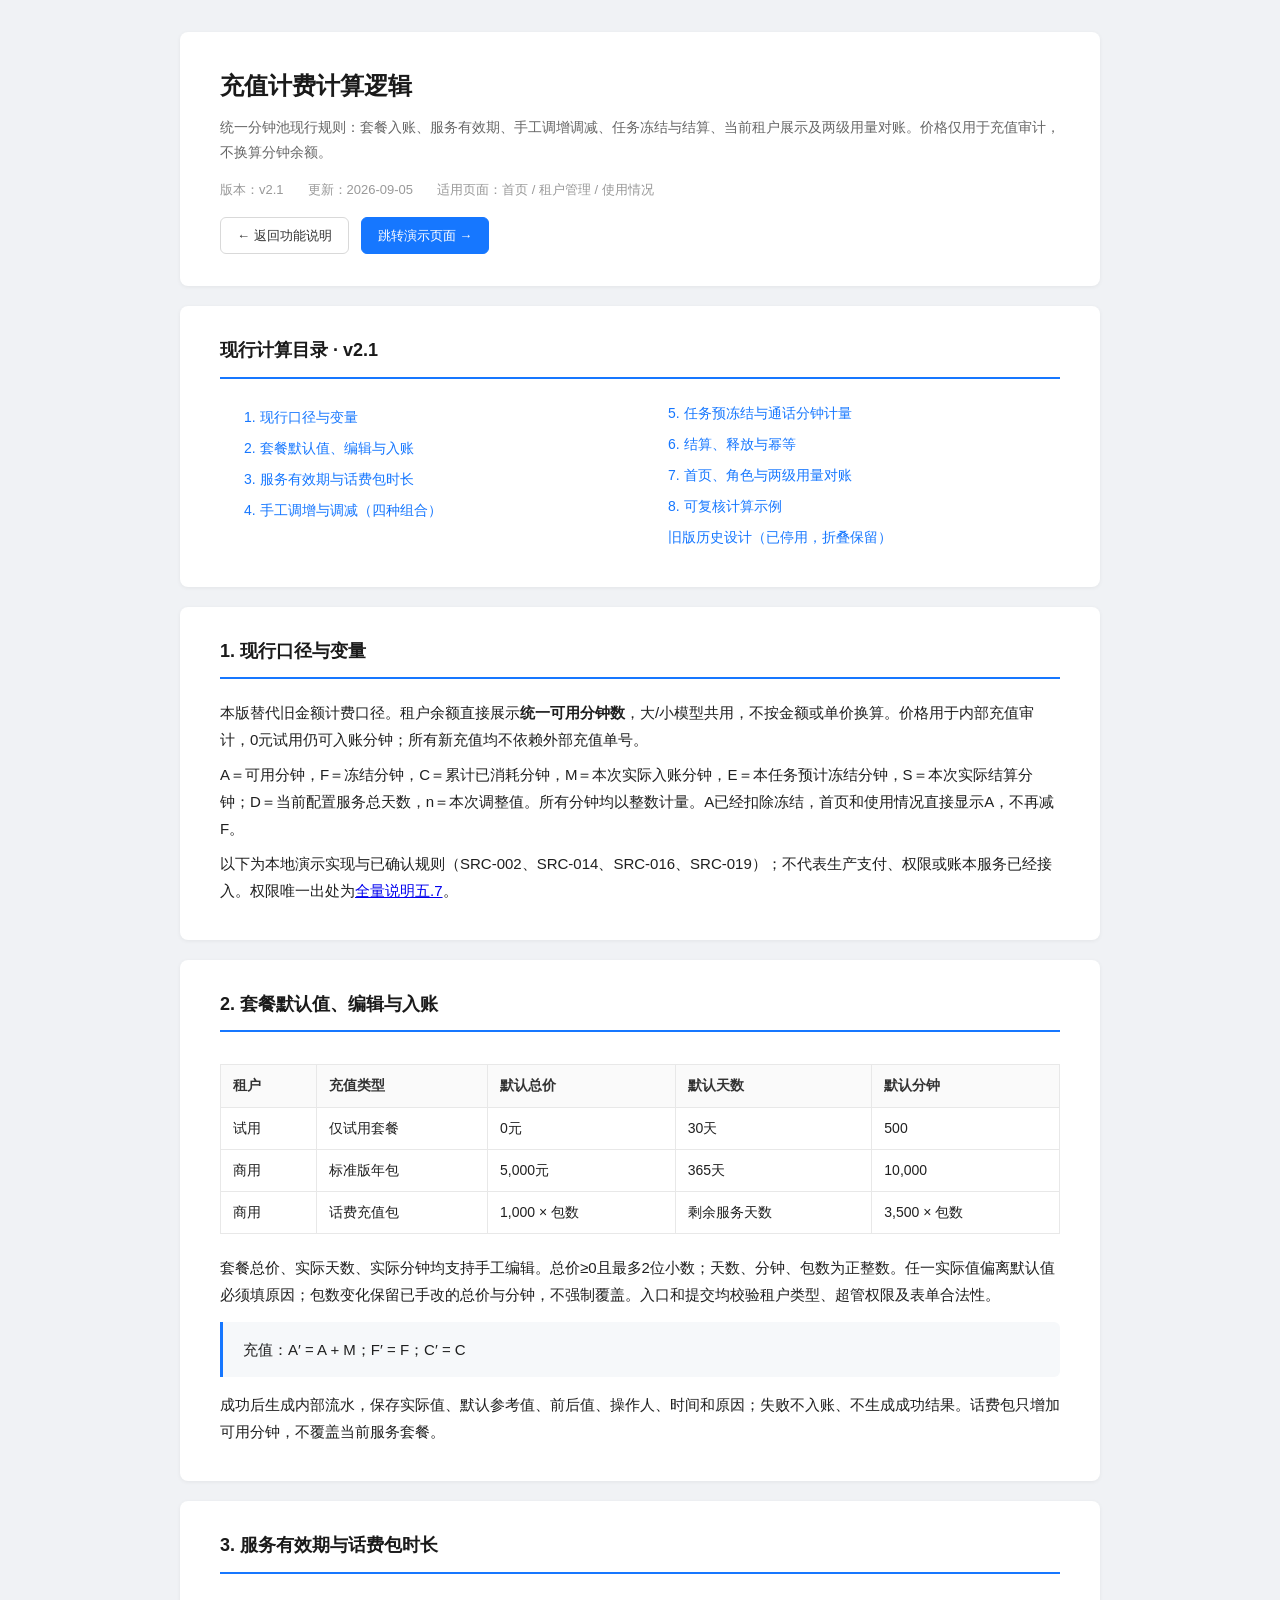
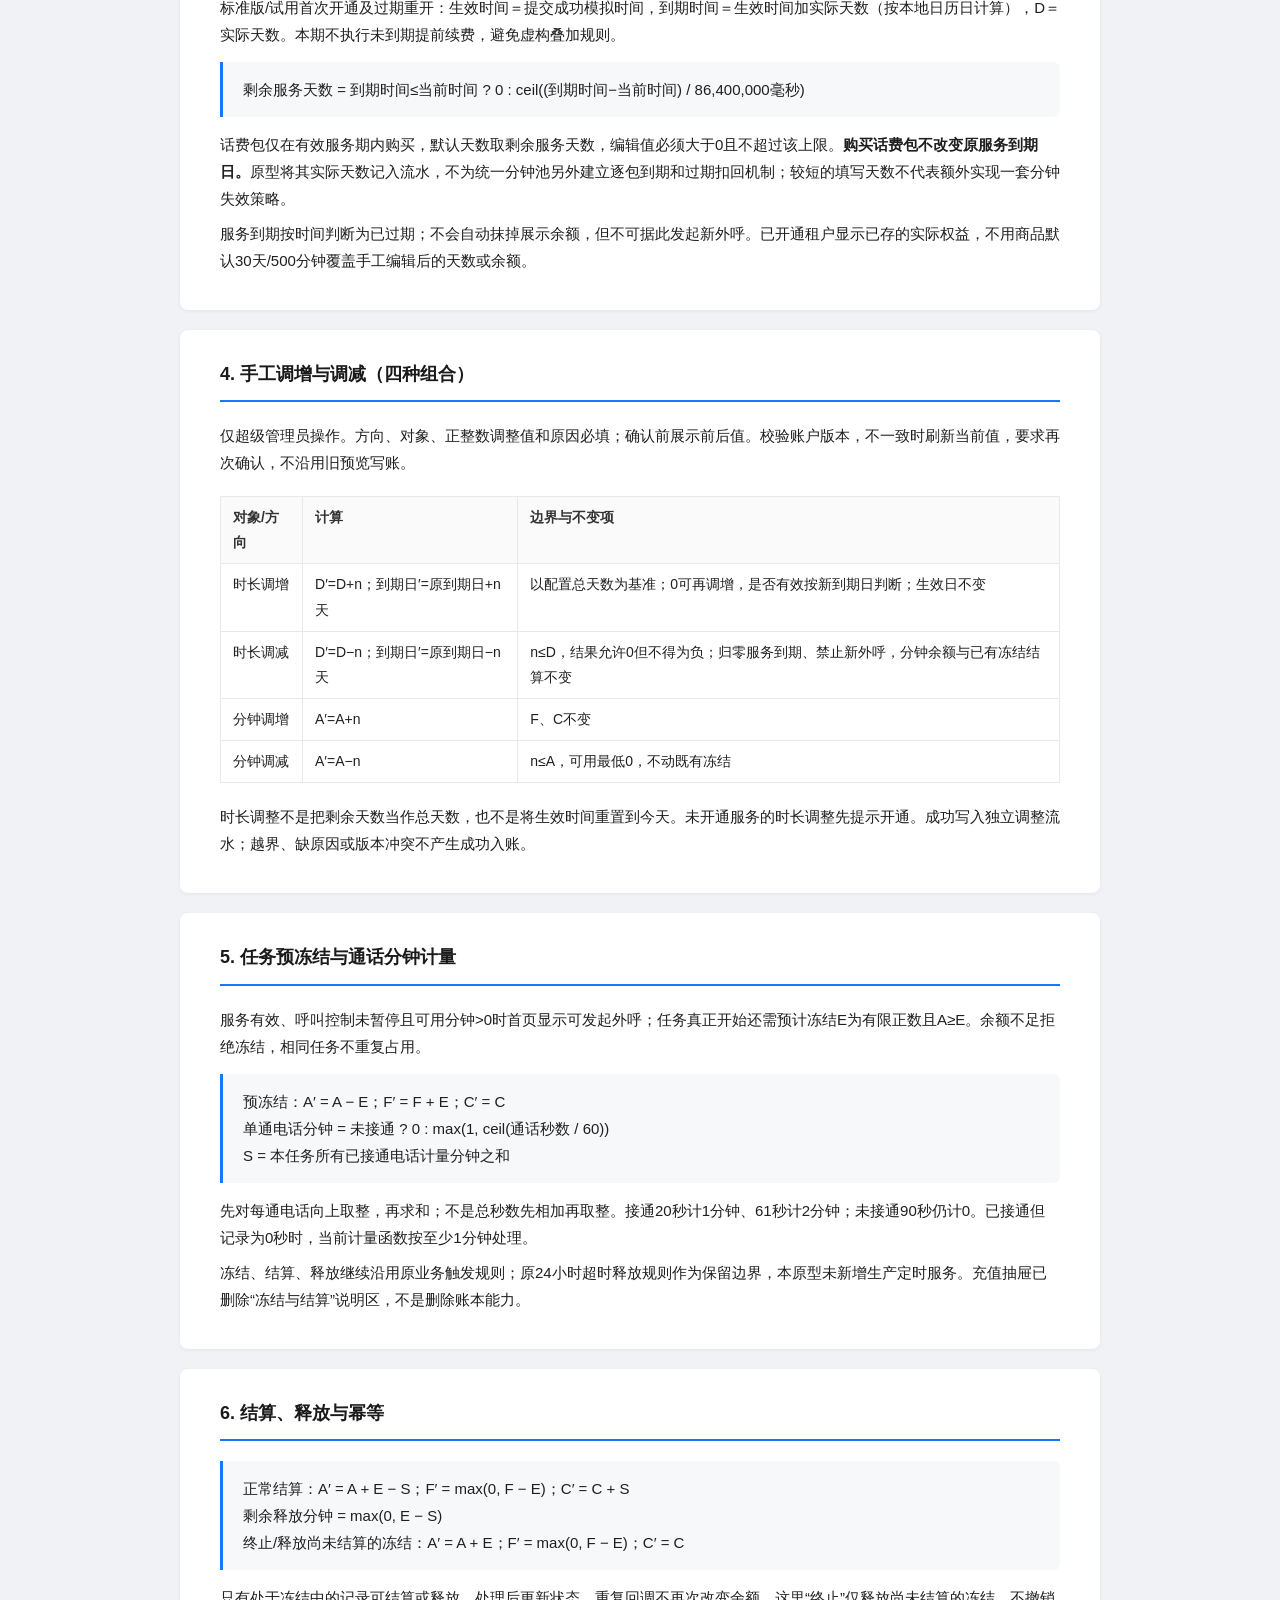
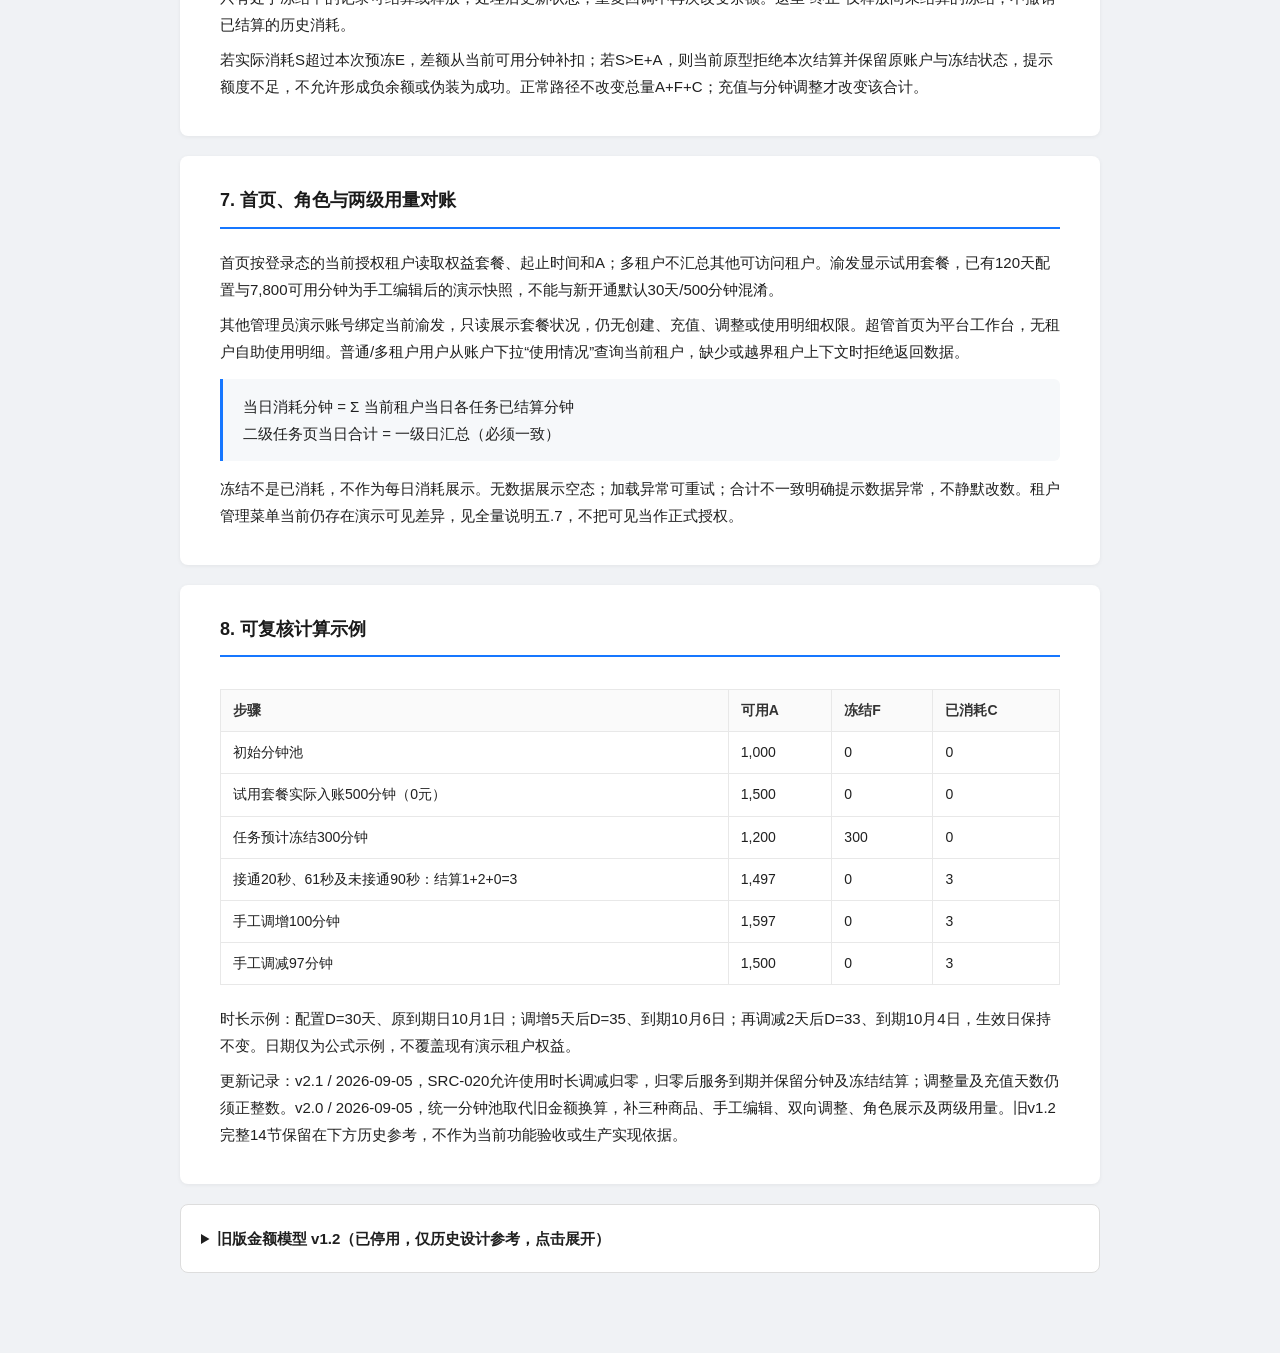
<file: docs/计算逻辑.html>
<!DOCTYPE html>
<html lang="zh-CN">
<head>
  <meta charset="UTF-8">
  <meta name="viewport" content="width=device-width, initial-scale=1.0">
  <link rel="icon" href="data:,">
  <title>充值计费计算逻辑</title>
  <style>
    * { margin: 0; padding: 0; box-sizing: border-box; }
    body {
      font-family: -apple-system, BlinkMacSystemFont, "PingFang SC", "Microsoft YaHei", "Segoe UI", Roboto, sans-serif;
      font-size: 15px; color: #1f1f1f; background: #f0f2f5; line-height: 1.8;
      -webkit-font-smoothing: antialiased;
    }
    .container { max-width: 960px; margin: 0 auto; padding: 32px 20px 80px; }
    .header {
      background: #fff; border-radius: 8px; padding: 32px 40px; margin-bottom: 20px;
      box-shadow: 0 1px 4px rgba(0,0,0,0.06);
    }
    .header h1 { font-size: 24px; font-weight: 700; color: #1a1a1a; margin-bottom: 8px; }
    .header .meta {
      font-size: 13px; color: #999; display: flex; gap: 24px; margin-top: 12px;
    }
    .header .nav-row { margin-top: 16px; display: flex; gap: 12px; }
    .nav-btn {
      display: inline-block; padding: 6px 16px; border-radius: 6px; font-size: 13px;
      text-decoration: none; font-weight: 500; border: 1px solid #d9d9d9; color: #333; background: #fff;
    }
    .nav-btn:hover { border-color: #1677ff; color: #1677ff; }
    .nav-btn.primary { background: #1677ff; color: #fff; border-color: #1677ff; }
    .nav-btn.primary:hover { background: #4096ff; }

    .content { display: flex; flex-direction: column; gap: 20px; }

    .card {
      background: #fff; border-radius: 8px; padding: 28px 40px;
      box-shadow: 0 1px 4px rgba(0,0,0,0.06);
    }
    .card h2 {
      font-size: 18px; font-weight: 600; color: #1a1a1a;
      padding-bottom: 10px; border-bottom: 2px solid #1677ff; margin-bottom: 20px;
    }
    .card h3 { font-size: 16px; font-weight: 600; color: #333; margin: 24px 0 12px; }
    .card h4 { font-size: 14px; font-weight: 600; color: #555; margin: 16px 0 8px; }

    .card p { margin: 8px 0; }
    .card ul, .card ol { margin: 8px 0 8px 24px; }
    .card li { margin: 4px 0; }

    .formula-box {
      background: #f6f8fa; border-left: 3px solid #1677ff;
      padding: 14px 20px; margin: 14px 0; border-radius: 0 6px 6px 0;
      overflow-x: auto;
    }
    .formula-box .mjx-chtml { font-size: 115% !important; }

    table {
      width: 100%; border-collapse: collapse; margin: 12px 0; font-size: 14px;
    }
    th, td {
      border: 1px solid #e8e8e8; padding: 8px 12px; text-align: left; vertical-align: top;
    }
    th { background: #fafafa; font-weight: 600; color: #333; }
    tr:hover { background: #fafafa; }

    .tag {
      display: inline-block; padding: 2px 8px; border-radius: 4px; font-size: 12px;
      font-weight: 500;
    }
    .tag-core { background: #fff2f0; color: #ff4d4f; border: 1px solid #ffccc7; }
    .tag-formula { background: #e6f4ff; color: #1677ff; border: 1px solid #91caff; }
    .tag-rule { background: #f6ffed; color: #52c41a; border: 1px solid #b7eb8f; }

    .example-block {
      background: #fffbe6; border: 1px solid #ffe58f; border-radius: 6px;
      padding: 16px 20px; margin: 14px 0;
    }
    .example-block h4 { color: #d48806; margin-top: 0; }

    .toc { list-style: none; padding: 0; columns: 2; column-gap: 32px; }
    .toc li { margin: 4px 0; }
    .toc a { color: #1677ff; text-decoration: none; font-size: 14px; }
    .toc a:hover { text-decoration: underline; }

    .back-top {
      position: fixed; bottom: 32px; right: 32px;
      width: 40px; height: 40px; border-radius: 50%; background: #1677ff; color: #fff;
      border: none; cursor: pointer; font-size: 18px; box-shadow: 0 2px 8px rgba(0,0,0,0.15);
      display: none; align-items: center; justify-content: center;
    }
    .back-top.show { display: flex; }

    @media (max-width: 768px) {
      .container { padding: 16px 12px 60px; }
      .card { padding: 20px 20px; }
      .header { padding: 20px 20px; }
      .toc { columns: 1; }
    }

    @media print {
      body { background: #fff; }
      .card { box-shadow: none; border: 1px solid #e8e8e8; page-break-inside: avoid; }
      .back-top { display: none !important; }
    }
      .table-wrap { overflow-x:auto; }
    .meta,.nav-row { flex-wrap:wrap; }
    #historical-calculation { background:white; border:1px solid #ddd; border-radius:8px; }
    #historical-calculation summary { padding:20px; cursor:pointer; font-weight:600; }
    .history-note { padding:0 20px 20px; color:#8c5b11; }
    #historical-calculation .card { overflow-x:auto; }
    @media(max-width:640px) { .header,.card { padding:22px 18px; } .header .meta { gap:8px 16px; } .container {padding:16px 12px 60px;} }
  </style>
</head>
<body>
<div class="container">

  <!-- Header -->
  <div class="header">
    <h1>充值计费计算逻辑</h1>
    <p style="color:#666;font-size:14px;">统一分钟池现行规则：套餐入账、服务有效期、手工调增调减、任务冻结与结算、当前租户展示及两级用量对账。价格仅用于充值审计，不换算分钟余额。</p>
    <div class="meta">
      <span>版本：v2.1</span>
      <span>更新：2026-09-05</span>
      <span>适用页面：首页 / 租户管理 / 使用情况</span>
    </div>
    <div class="nav-row">
      <a href="功能说明文档.html" class="nav-btn">← 返回功能说明</a>
      <a href="../index.html" class="nav-btn primary" data-delivery-switch="prototype">跳转演示页面 →</a>
    </div>
  </div>

  <div class="content">

    <div class="card"><h2>现行计算目录 · v2.1</h2><ul class="toc"><li><a href="#current-principles">1. 现行口径与变量</a></li><li><a href="#current-products">2. 套餐默认值、编辑与入账</a></li><li><a href="#current-duration">3. 服务有效期与话费包时长</a></li><li><a href="#current-adjustments">4. 手工调增与调减（四种组合）</a></li><li><a href="#current-freeze">5. 任务预冻结与通话分钟计量</a></li><li><a href="#current-settlement">6. 结算、释放与幂等</a></li><li><a href="#current-usage">7. 首页、角色与两级用量对账</a></li><li><a href="#current-example">8. 可复核计算示例</a></li><li><a href="#historical-calculation">旧版历史设计（已停用，折叠保留）</a></li></ul></div>
    <section class="card" id="current-principles"><h2>1. 现行口径与变量</h2><p>本版替代旧金额计费口径。租户余额直接展示<strong>统一可用分钟数</strong>，大/小模型共用，不按金额或单价换算。价格用于内部充值审计，0元试用仍可入账分钟；所有新充值均不依赖外部充值单号。</p><p>A＝可用分钟，F＝冻结分钟，C＝累计已消耗分钟，M＝本次实际入账分钟，E＝本任务预计冻结分钟，S＝本次实际结算分钟；D＝当前配置服务总天数，n＝本次调整值。所有分钟均以整数计量。A已经扣除冻结，首页和使用情况直接显示A，不再减F。</p><p>以下为本地演示实现与已确认规则（SRC-002、SRC-014、SRC-016、SRC-019）；不代表生产支付、权限或账本服务已经接入。权限唯一出处为<a href="功能说明文档.html#sub-23">全量说明五.7</a>。</p></section>
    <section class="card" id="current-products"><h2>2. 套餐默认值、编辑与入账</h2><div class="table-wrap"><table><thead><tr><th>租户</th><th>充值类型</th><th>默认总价</th><th>默认天数</th><th>默认分钟</th></tr></thead><tbody><tr><td>试用</td><td>仅试用套餐</td><td>0元</td><td>30天</td><td>500</td></tr><tr><td>商用</td><td>标准版年包</td><td>5,000元</td><td>365天</td><td>10,000</td></tr><tr><td>商用</td><td>话费充值包</td><td>1,000 × 包数</td><td>剩余服务天数</td><td>3,500 × 包数</td></tr></tbody></table></div><p>套餐总价、实际天数、实际分钟均支持手工编辑。总价≥0且最多2位小数；天数、分钟、包数为正整数。任一实际值偏离默认值必须填原因；包数变化保留已手改的总价与分钟，不强制覆盖。入口和提交均校验租户类型、超管权限及表单合法性。</p><div class="formula-box">充值：A′ = A + M；F′ = F；C′ = C</div><p>成功后生成内部流水，保存实际值、默认参考值、前后值、操作人、时间和原因；失败不入账、不生成成功结果。话费包只增加可用分钟，不覆盖当前服务套餐。</p></section>
    <section class="card" id="current-duration"><h2>3. 服务有效期与话费包时长</h2><p>标准版/试用首次开通及过期重开：生效时间＝提交成功模拟时间，到期时间＝生效时间加实际天数（按本地日历日计算），D＝实际天数。本期不执行未到期提前续费，避免虚构叠加规则。</p><div class="formula-box">剩余服务天数 = 到期时间≤当前时间 ? 0 : ceil((到期时间−当前时间) / 86,400,000毫秒)</div><p>话费包仅在有效服务期内购买，默认天数取剩余服务天数，编辑值必须大于0且不超过该上限。<strong>购买话费包不改变原服务到期日。</strong>原型将其实际天数记入流水，不为统一分钟池另外建立逐包到期和过期扣回机制；较短的填写天数不代表额外实现一套分钟失效策略。</p><p>服务到期按时间判断为已过期；不会自动抹掉展示余额，但不可据此发起新外呼。已开通租户显示已存的实际权益，不用商品默认30天/500分钟覆盖手工编辑后的天数或余额。</p></section>
    <section class="card" id="current-adjustments"><h2>4. 手工调增与调减（四种组合）</h2><p>仅超级管理员操作。方向、对象、正整数调整值和原因必填；确认前展示前后值。校验账户版本，不一致时刷新当前值，要求再次确认，不沿用旧预览写账。</p><div class="table-wrap"><table><thead><tr><th>对象/方向</th><th>计算</th><th>边界与不变项</th></tr></thead><tbody><tr><td>时长调增</td><td>D′=D+n；到期日′=原到期日+n天</td><td>以配置总天数为基准；0可再调增，是否有效按新到期日判断；生效日不变</td></tr><tr><td>时长调减</td><td>D′=D−n；到期日′=原到期日−n天</td><td>n≤D，结果允许0但不得为负；归零服务到期、禁止新外呼，分钟余额与已有冻结结算不变</td></tr><tr><td>分钟调增</td><td>A′=A+n</td><td>F、C不变</td></tr><tr><td>分钟调减</td><td>A′=A−n</td><td>n≤A，可用最低0，不动既有冻结</td></tr></tbody></table></div><p>时长调整不是把剩余天数当作总天数，也不是将生效时间重置到今天。未开通服务的时长调整先提示开通。成功写入独立调整流水；越界、缺原因或版本冲突不产生成功入账。</p></section>
    <section class="card" id="current-freeze"><h2>5. 任务预冻结与通话分钟计量</h2><p>服务有效、呼叫控制未暂停且可用分钟&gt;0时首页显示可发起外呼；任务真正开始还需预计冻结E为有限正数且A≥E。余额不足拒绝冻结，相同任务不重复占用。</p><div class="formula-box">预冻结：A′ = A − E；F′ = F + E；C′ = C<br>单通电话分钟 = 未接通 ? 0 : max(1, ceil(通话秒数 / 60))<br>S = 本任务所有已接通电话计量分钟之和</div><p>先对每通电话向上取整，再求和；不是总秒数先相加再取整。接通20秒计1分钟、61秒计2分钟；未接通90秒仍计0。已接通但记录为0秒时，当前计量函数按至少1分钟处理。</p><p>冻结、结算、释放继续沿用原业务触发规则；原24小时超时释放规则作为保留边界，本原型未新增生产定时服务。充值抽屉已删除“冻结与结算”说明区，不是删除账本能力。</p></section>
    <section class="card" id="current-settlement"><h2>6. 结算、释放与幂等</h2><div class="formula-box">正常结算：A′ = A + E − S；F′ = max(0, F − E)；C′ = C + S<br>剩余释放分钟 = max(0, E − S)<br>终止/释放尚未结算的冻结：A′ = A + E；F′ = max(0, F − E)；C′ = C</div><p>只有处于冻结中的记录可结算或释放，处理后更新状态，重复回调不再次改变余额。这里“终止”仅释放尚未结算的冻结，不撤销已结算的历史消耗。</p><p>若实际消耗S超过本次预冻E，差额从当前可用分钟补扣；若S&gt;E+A，则当前原型拒绝本次结算并保留原账户与冻结状态，提示额度不足，不允许形成负余额或伪装为成功。正常路径不改变总量A+F+C；充值与分钟调整才改变该合计。</p></section>
    <section class="card" id="current-usage"><h2>7. 首页、角色与两级用量对账</h2><p>首页按登录态的当前授权租户读取权益套餐、起止时间和A；多租户不汇总其他可访问租户。渝发显示试用套餐，已有120天配置与7,800可用分钟为手工编辑后的演示快照，不能与新开通默认30天/500分钟混淆。</p><p>其他管理员演示账号绑定当前渝发，只读展示套餐状况，仍无创建、充值、调整或使用明细权限。超管首页为平台工作台，无租户自助使用明细。普通/多租户用户从账户下拉“使用情况”查询当前租户，缺少或越界租户上下文时拒绝返回数据。</p><div class="formula-box">当日消耗分钟 = Σ 当前租户当日各任务已结算分钟<br>二级任务页当日合计 = 一级日汇总（必须一致）</div><p>冻结不是已消耗，不作为每日消耗展示。无数据展示空态；加载异常可重试；合计不一致明确提示数据异常，不静默改数。租户管理菜单当前仍存在演示可见差异，见全量说明五.7，不把可见当作正式授权。</p></section>
    <section class="card" id="current-example"><h2>8. 可复核计算示例</h2><div class="table-wrap"><table><thead><tr><th>步骤</th><th>可用A</th><th>冻结F</th><th>已消耗C</th></tr></thead><tbody><tr><td>初始分钟池</td><td>1,000</td><td>0</td><td>0</td></tr><tr><td>试用套餐实际入账500分钟（0元）</td><td>1,500</td><td>0</td><td>0</td></tr><tr><td>任务预计冻结300分钟</td><td>1,200</td><td>300</td><td>0</td></tr><tr><td>接通20秒、61秒及未接通90秒：结算1+2+0=3</td><td>1,497</td><td>0</td><td>3</td></tr><tr><td>手工调增100分钟</td><td>1,597</td><td>0</td><td>3</td></tr><tr><td>手工调减97分钟</td><td>1,500</td><td>0</td><td>3</td></tr></tbody></table></div><p>时长示例：配置D=30天、原到期日10月1日；调增5天后D=35、到期10月6日；再调减2天后D=33、到期10月4日，生效日保持不变。日期仅为公式示例，不覆盖现有演示租户权益。</p><p>更新记录：v2.1 / 2026-09-05，SRC-020允许使用时长调减归零，归零后服务到期并保留分钟及冻结结算；调整量及充值天数仍须正整数。v2.0 / 2026-09-05，统一分钟池取代旧金额换算，补三种商品、手工编辑、双向调整、角色展示及两级用量。旧v1.2完整14节保留在下方历史参考，不作为当前功能验收或生产实现依据。</p></section>
    <details id="historical-calculation"><summary>旧版金额模型 v1.2（已停用，仅历史设计参考，点击展开）</summary><p class="history-note">以下保留原14节设计原文及原始公式文本。外部单号、金额余额、大小模型单价换算、只减不增等旧描述均不再用于当前充值迭代；不代表新增历史兼容功能。</p>
    <!-- TOC -->
    <div class="card">
      <h2>目录</h2>
      <ul class="toc">
        <li><a href="#s1">1. 核心原则</a></li>
        <li><a href="#s2">2. 变量定义</a></li>
        <li><a href="#s3">3. 充值金额入账</a></li>
        <li><a href="#s4">4. 资金余额</a></li>
        <li><a href="#s5">5. 手工扣减</a></li>
        <li><a href="#s6">6. 供应商独立单价</a></li>
        <li><a href="#s7">7. 任务冻结</a></li>
        <li><a href="#s8">8. 可用余额</a></li>
        <li><a href="#s9">9. 本次导入冻结校验</a></li>
        <li><a href="#s10">10. 模型分钟数换算</a></li>
        <li><a href="#s11">11. 实际通话结算</a></li>
        <li><a href="#s12">12. 呼叫条件</a></li>
        <li><a href="#s13">13. 综合公式</a></li>
        <li><a href="#s14">14. 计算示例</a></li>
      </ul>
    </div>

    <!-- 1. 核心原则 -->
    <div class="card" id="s1">
      <h2>1. 核心原则</h2>
      <ul>
        <li>外部充值只提供金额，不区分大模型、小模型或供应商。</li>
        <li>租户使用统一资金账户。</li>
        <li>大模型和小模型分钟数是同一资金余额按不同单价换算的结果，<strong>不能相加</strong>。</li>
        <li>余额调整仅支持手工扣减，不关联充值单，不提供手工补回。</li>
        <li>可用余额作为内部隐藏字段参与计算，页面不直接展示金额。</li>
        <li>冻结任务使用任务创建时的单价快照，后续调价不影响已有任务。</li>
      </ul>
    </div>

    <!-- 2. 变量定义 -->
    <div class="card" id="s2">
      <h2>2. 变量定义</h2>
      <table>
        <thead><tr><th>变量</th><th>含义</th><th>来源</th></tr></thead>
        <tbody>
          <tr><td>\(R\)</td><td>已生效的通话充值总额</td><td>历史充值单（已支付+已生效+含通话费）</td></tr>
          <tr><td>\(D\)</td><td>累计手工扣减金额</td><td>余额调整流水（MANUAL_DEDUCT / OUT）</td></tr>
          <tr><td>\(C\)</td><td>累计实际通话消费金额</td><td>租户主数据 consumedAmount</td></tr>
          <tr><td>\(B\)</td><td>当前资金余额</td><td>\(B = R - D - C\)</td></tr>
          <tr><td>\(F_i\)</td><td>第 \(i\) 个任务的冻结金额</td><td>\(F_i = m_i \times p_i\)</td></tr>
          <tr><td>\(F\)</td><td>当前有效冻结总额</td><td>\(F = \sum F_i\)（仅含冻结中且未过期任务）</td></tr>
          <tr><td>\(A\)</td><td>当前可用余额（隐藏字段）</td><td>\(A = \max(B - F, 0)\)</td></tr>
          <tr><td>\(m_i\)</td><td>第 \(i\) 个任务的预计通话分钟数</td><td>任务创建时指定</td></tr>
          <tr><td>\(m_{a,i}\)</td><td>第 \(i\) 个任务的实际通话分钟数</td><td>通话完成后统计</td></tr>
          <tr><td>\(p_i\)</td><td>第 \(i\) 个任务的单价快照</td><td>任务创建时按价格优先级解析后锁定</td></tr>
          <tr><td>\(P_L\)</td><td>大模型默认单价</td><td>MockTenantPriceRules（MODEL_DEFAULT）</td></tr>
          <tr><td>\(P_S\)</td><td>小模型默认单价</td><td>MockTenantPriceRules（MODEL_DEFAULT）</td></tr>
          <tr><td>\(P(t,m,v)\)</td><td>按价格优先级解析的最终单价</td><td>供应商专属价优先，模型默认价兜底</td></tr>
        </tbody>
      </table>
    </div>

    <!-- 3. 充值金额入账 -->
    <div class="card" id="s3">
      <h2>3. 充值金额入账</h2>
      <p>只有<strong>已支付</strong>且<strong>已生效</strong>的以下充值单计入统一资金账户：</p>
      <ul>
        <li><span class="tag tag-core">仅通话费</span> — 充值金额计入资金余额</li>
        <li><span class="tag tag-core">坐席费+通话费</span> — 通话费部分计入资金余额，坐席费部分更新有效期</li>
      </ul>
      <p>仅坐席费充值单只更新租户有效期，<strong>不增加</strong>通话资金。</p>
      <div class="formula-box">
        \[ R = \sum_{j=1}^{n} R_j \]
      </div>
      <p style="color:#888;font-size:13px;">其中 \(R_j\) 是第 \(j\) 笔已生效通话充值金额。</p>
    </div>

    <!-- 4. 资金余额 -->
    <div class="card" id="s4">
      <h2>4. 资金余额 <span class="tag tag-formula">核心公式</span></h2>
      <div class="formula-box">
        \[ \boxed{B = R - D - C} \]
      </div>
      <p>即：<strong>资金余额 = 已生效通话充值总额 − 累计手工扣减 − 累计实际通话消费</strong></p>
    </div>

    <!-- 5. 手工扣减 -->
    <div class="card" id="s5">
      <h2>5. 手工扣减</h2>
      <p>设本次手工扣减金额为 \(d\)，允许扣减的条件为：</p>
      <div class="formula-box">
        \[ \boxed{0 < d \le B} \]
      </div>
      <p>手工扣减只校验当前资金余额，<strong>不减去冻结金额</strong>，因此不要求 \(d \le B - F\)。</p>
      <p>扣减完成后：</p>
      <div class="formula-box">
        \[ B' = B - d \qquad D' = D + d \]
      </div>

      <h4>手工扣减规则</h4>
      <table>
        <thead><tr><th>规则</th><th>说明</th></tr></thead>
        <tbody>
          <tr><td>不关联充值单</td><td>扣减与具体充值单无关，不校验单笔充值剩余可退金额</td></tr>
          <tr><td>不占用冻结</td><td>扣减不修改或释放已有冻结任务，冻结任务保持不变</td></tr>
          <tr><td>不提供补回</td><td>不支持手工补回、撤销或修改已生效的扣减流水</td></tr>
          <tr><td>必填原因</td><td>扣减金额和扣减原因必须填写</td></tr>
          <tr><td>流水不可删</td><td>扣减流水生效后不可删除</td></tr>
        </tbody>
      </table>
    </div>

    <!-- 6. 供应商独立单价 -->
    <div class="card" id="s6">
      <h2>6. 供应商独立单价</h2>
      <h3>6.1 价格配置层级</h3>
      <ol>
        <li>租户 + 模型默认价（当前版本已实现）</li>
        <li>租户 + 模型 + 供应商专属价（未来扩展，未配置时回退模型默认价）</li>
      </ol>

      <h3>6.2 价格解析优先级</h3>
      <p>最终单价按照<strong>供应商专属价优先、模型默认价兜底</strong>解析：</p>
      <div class="formula-box">
        \[
        \boxed{
        P(t,m,v)=
        \begin{cases}
        P_{\text{vendor}}(t,m,v), & \text{存在启用的供应商专属价}\\
        P_{\text{default}}(t,m), & \text{否则}
        \end{cases}
        }
        \]
      </div>

      <div class="example-block">
        <h4>示例</h4>
        <p>租户 A 大模型默认价 0.40 元/分钟，科大讯飞专属价 0.45 元/分钟：</p>
        <ul>
          <li>使用科大讯飞 → 0.45 元/分钟</li>
          <li>使用其他供应商 → 0.40 元/分钟</li>
        </ul>
      </div>

      <h3>6.3 单价快照</h3>
      <p>任务创建时锁定单价快照：</p>
      <div class="formula-box">
        \[ \boxed{p_i = P(t_i, m_i, v_i)} \]
      </div>
      <p>后续调价不影响已创建任务的冻结和结算。</p>
    </div>

    <!-- 7. 任务冻结 -->
    <div class="card" id="s7">
      <h2>7. 任务冻结</h2>
      <div class="formula-box">
        \[ \boxed{F_i = m_i \times p_i} \]
      </div>
      <p>租户有效冻结总额：</p>
      <div class="formula-box">
        \[ \boxed{F = \sum_{i=1}^{n} F_i} \]
      </div>

      <h4>有效冻结条件</h4>
      <p>第 \(i\) 个任务计入有效冻结总额，必须<strong>同时满足</strong>：</p>
      <div class="formula-box">
        \[
        \boxed{
        \text{冻结状态}_i = \text{冻结中}
        \;\land\;
        \text{任务状态}_i \notin \{\text{已完成}, \text{已终止}\}
        \;\land\;
        T_{\text{now}} - T_{\text{created},i} < 24\text{小时}
        }
        \]
      </div>
      <p>任务已完成、已终止或冻结创建满 24 小时时，<strong>立即解除冻结占用</strong>。释放记录保存释放时间和释放原因，并保证幂等。</p>
      <p>即使后续修改模型默认价或供应商专属价，已有任务的冻结金额也不会改变。</p>
    </div>

    <!-- 8. 可用余额 -->
    <div class="card" id="s8">
      <h2>8. 可用余额 <span class="tag tag-formula">核心公式</span></h2>
      <div class="formula-box">
        \[ \boxed{A = \max(B - F,\; 0)} \]
      </div>
      <p>可用余额只作为<strong>内部隐藏字段</strong>，用于：</p>
      <ul>
        <li>换算大模型可用分钟数</li>
        <li>换算小模型可用分钟数</li>
        <li>校验本次导入所需冻结金额</li>
      </ul>
      <p style="color:#888;font-size:13px;">当 \(B < F\) 时，\(A = 0\)，最大可导入数自然为 0，不再设置独立的全局拦截状态。</p>
    </div>

    <!-- 9. 本次导入冻结校验 -->
    <div class="card" id="s9">
      <h2>9. 本次导入冻结校验</h2>
      <p>设 \(N\) 为本次导入号码数，\(Q\) 为单号码预计通话分钟数：</p>

      <div class="formula-box">
        \[ \boxed{F_{\text{request}} = N \times Q \times P(t, m, v)} \]
      </div>

      <p>允许导入的条件：</p>
      <div class="formula-box">
        \[ \boxed{F_{\text{request}} \le A} \]
      </div>

      <p>最大可导入号码数：</p>
      <div class="formula-box">
        \[
        \boxed{
        N_{\max}
        =
        \left\lfloor
        \frac{A}{Q \times P(t, m, v)}
        \right\rfloor
        }
        \]
      </div>

      <h4>处理规则</h4>
      <ul>
        <li>仍有效的已有冻结任务保持不变。</li>
        <li>已完成、已终止或超过 24 小时的冻结任务<strong>先自动释放</strong>，再计算可用金额。</li>
        <li>本次导入数不超过 \(N_{\max}\) 时允许导入，并新增对应冻结记录。</li>
        <li>本次导入数超过 \(N_{\max}\) 时<strong>拒绝导入</strong>，并提示最大可导入数。</li>
      </ul>
    </div>

    <!-- 10. 模型分钟数 -->
    <div class="card" id="s10">
      <h2>10. 模型分钟数换算</h2>

      <h3>10.1 通话余额分钟数</h3>
      <div class="formula-box">
        \[ \boxed{M_{LB} = \frac{\max(B, 0)}{P_L}} \qquad \boxed{M_{SB} = \frac{\max(B, 0)}{P_S}} \]
      </div>

      <h3>10.2 可用分钟数</h3>
      <div class="formula-box">
        \[ \boxed{M_{LA} = \frac{A}{P_L}} \qquad \boxed{M_{SA} = \frac{A}{P_S}} \]
      </div>

      <p style="color:#ff4d4f;">⚠ 大小模型分钟数是同一金额池的两种换算视图，\(M_{LA} + M_{SA}\) 没有业务含义，<strong>禁止相加</strong>。</p>

      <h3>10.3 供应商专属价视图（未来扩展）</h3>
      <p>启用供应商专属价后，可用分钟数按供应商单价换算：</p>
      <div class="formula-box">
        \[ \boxed{ M_A(t, m, v) = \frac{A}{P(t, m, v)} } \]
      </div>
      <p>不同模型、不同供应商的分钟数都是同一可用余额的不同换算视图，不是多个独立余额，<strong>均不可相加</strong>。</p>
    </div>

    <!-- 11. 实际通话结算 -->
    <div class="card" id="s11">
      <h2>11. 实际通话结算</h2>

      <h3>11.1 结算计算</h3>
      <p>第 \(i\) 个任务的实际消费金额：</p>
      <div class="formula-box">
        \[ \boxed{C_i = m_{a,i} \times p_i} \]
      </div>
      <p>未使用的冻结金额（释放回资金池）：</p>
      <div class="formula-box">
        \[ \boxed{U_i = \max(F_i - C_i,\; 0)} \]
      </div>
      <p>任务结算后：</p>
      <div class="formula-box">
        \[ B' = B - C_i \qquad F' = F - F_i \qquad A' = \max(B' - F',\; 0) \]
      </div>

      <h3>11.2 自动释放条件</h3>
      <p>设冻结创建时间为 \(T_c\)，当前时间为 \(T_n\)，任务状态为 \(S\)：</p>
      <div class="formula-box">
        \[
        \boxed{
        S \in \{\text{已完成}, \text{已终止}\}
        \quad\lor\quad
        T_n - T_c \ge 24\text{小时}
        }
        \]
      </div>
      <p>释放后该任务不再计入有效冻结总额（\(F_i' = 0\)）。资金余额 \(B\) <strong>不因释放直接变化</strong>；实际消费由结算动作单独扣减。</p>

      <h4>释放原因判定优先级</h4>
      <table>
        <thead><tr><th>优先级</th><th>条件</th><th>释放原因</th></tr></thead>
        <tbody>
          <tr><td>1</td><td>taskStatus = 已完成</td><td>任务已完成</td></tr>
          <tr><td>2</td><td>taskStatus = 已终止</td><td>任务已终止</td></tr>
          <tr><td>3</td><td>createdAt 距今 ≥ 24h</td><td>冻结超过24小时</td></tr>
        </tbody>
      </table>
    </div>

    <!-- 12. 呼叫条件 -->
    <div class="card" id="s12">
      <h2>12. 呼叫条件</h2>
      <p>租户允许发起新呼叫任务，需要<strong>同时满足</strong>：</p>
      <div class="formula-box">
        \[
        \boxed{
        \text{租户在有效期内}
        \;\land\;
        A > 0
        \;\land\;
        \text{手动呼叫控制已启用}
        }
        \]
      </div>
      <p>创建具体任务时，还必须解析出该任务的有效单价：</p>
      <div class="formula-box">
        \[ \boxed{P(t, m, v) > 0} \]
      </div>

      <h4>禁止发起呼叫的情况</h4>
      <table>
        <thead><tr><th>条件</th><th>说明</th></tr></thead>
        <tbody>
          <tr><td>不在有效期内</td><td>租户有效期已过或未生成</td></tr>
          <tr><td>手动已停用</td><td>管理员手动关闭了该租户的呼叫开关</td></tr>
          <tr><td>无有效单价</td><td>模型默认价和供应商专属价均不存在或已停用</td></tr>
          <tr><td>冻结超限</td><td>本次预计冻结金额 > 可用金额</td></tr>
        </tbody>
      </table>
    </div>

    <!-- 13. 综合公式 -->
    <div class="card" id="s13">
      <h2>13. 综合公式 <span class="tag tag-formula">一图看懂</span></h2>
      <div class="formula-box">
        \[
        \boxed{
        A = \max(\; R - D - C - F,\; 0 \;)
        }
        \]
      </div>
      <p style="text-align:center;font-size:16px;margin:16px 0;">
        <strong>可用金额 = max( 已生效通话充值 − 手工扣减 − 实际消费 − 有效冻结金额, 0 )</strong>
      </p>

      <div style="margin-top:20px;padding:16px;background:#f6f8fa;border-radius:6px;font-size:14px;">
        <strong>数据流图：</strong>
        <pre style="margin:8px 0 0;white-space:pre-line;line-height:2;">
充值单(已支付) → [逐单生效] → R(充值总额)
                                    ↘
                              B = R − D − C  (资金余额)
                                    ↘
                              A = max(B − F, 0)  (可用余额，隐藏)
                               ↙              ↘
              M_LA = A / P_L              M_SA = A / P_S
           (大模型可用分钟数)          (小模型可用分钟数)
                               ↘
                      F_request = N × Q × P(t,m,v)
                      (导入时校验：≤ A 才允许)
        </pre>
      </div>
    </div>

    <!-- 14. 计算示例 -->
    <div class="card" id="s14">
      <h2>14. 计算示例</h2>

      <h3>示例数据</h3>
      <table>
        <thead><tr><th>参数</th><th>值</th></tr></thead>
        <tbody>
          <tr><td>已生效通话充值总额 \(R\)</td><td>2000 元</td></tr>
          <tr><td>累计手工扣减 \(D\)</td><td>100 元</td></tr>
          <tr><td>累计实际消费 \(C\)</td><td>180 元</td></tr>
          <tr><td>有效冻结总额 \(F\)</td><td>720 元</td></tr>
          <tr><td>大模型单价 \(P_L\)</td><td>0.40 元/分钟</td></tr>
          <tr><td>小模型单价 \(P_S\)</td><td>0.26 元/分钟</td></tr>
        </tbody>
      </table>

      <div class="example-block">
        <h4>计算结果</h4>
        <table>
          <tr><td>资金余额</td><td>\(B = 2000 - 100 - 180 = \mathbf{1720}\) 元</td></tr>
          <tr><td>可用余额</td><td>\(A = \max(1720 - 720, 0) = \mathbf{1000}\) 元</td></tr>
          <tr><td>大模型通话余额</td><td>\(M_{LB} = 1720 / 0.40 = \mathbf{4300}\) 分钟</td></tr>
          <tr><td>大模型可用分钟</td><td>\(M_{LA} = 1000 / 0.40 = \mathbf{2500}\) 分钟</td></tr>
          <tr><td>小模型通话余额</td><td>\(M_{SB} = 1720 / 0.26 \approx \mathbf{6615.38}\) 分钟</td></tr>
          <tr><td>小模型可用分钟</td><td>\(M_{SA} = 1000 / 0.26 \approx \mathbf{3846.15}\) 分钟</td></tr>
        </table>
      </div>

      <h3>场景：再扣减 1100 元</h3>
      <p>\(B' = 1720 - 1100 = 620\)，由于 \(620 < 720\)，因此 \(A' = 0\)。</p>
      <p>大模型和小模型可用分钟数均为 0，本次最大可导入号码数也为 0。该结果来自请求级冻结校验，不再使用独立的全局状态。</p>

      <h3>场景：导入校验</h3>
      <p>可用金额 \(A = 1000\)，大模型默认价 0.40 元/分钟，单号码预计 1 分钟：</p>
      <div class="formula-box">
        \[ N_{\max} = \left\lfloor \frac{1000}{1 \times 0.40} \right\rfloor = \mathbf{2500} \text{ 条} \]
      </div>
      <table>
        <thead><tr><th>导入数</th><th>预计冻结</th><th>结果</th></tr></thead>
        <tbody>
          <tr><td>2000 条</td><td>2000 × 1 × 0.40 = 800 ≤ 1000</td><td style="color:#52c41a">✅ 允许导入</td></tr>
          <tr><td>5000 条</td><td>5000 × 1 × 0.40 = 2000 > 1000</td><td style="color:#ff4d4f">❌ 拒绝，提示最多 2500 条</td></tr>
        </tbody>
      </table>
    </div>

    </details>
  </div><!-- /content -->
</div><!-- /container -->

<button class="back-top" id="backTop" onclick="window.scrollTo({top:0,behavior:'smooth'})" title="回到顶部">↑</button>

<script>
  // 回到顶部按钮显隐
  window.addEventListener('scroll', function () {
    var btn = document.getElementById('backTop');
    btn.classList.toggle('show', window.scrollY > 400);
  });
</script>
</body>
</html>
</file>
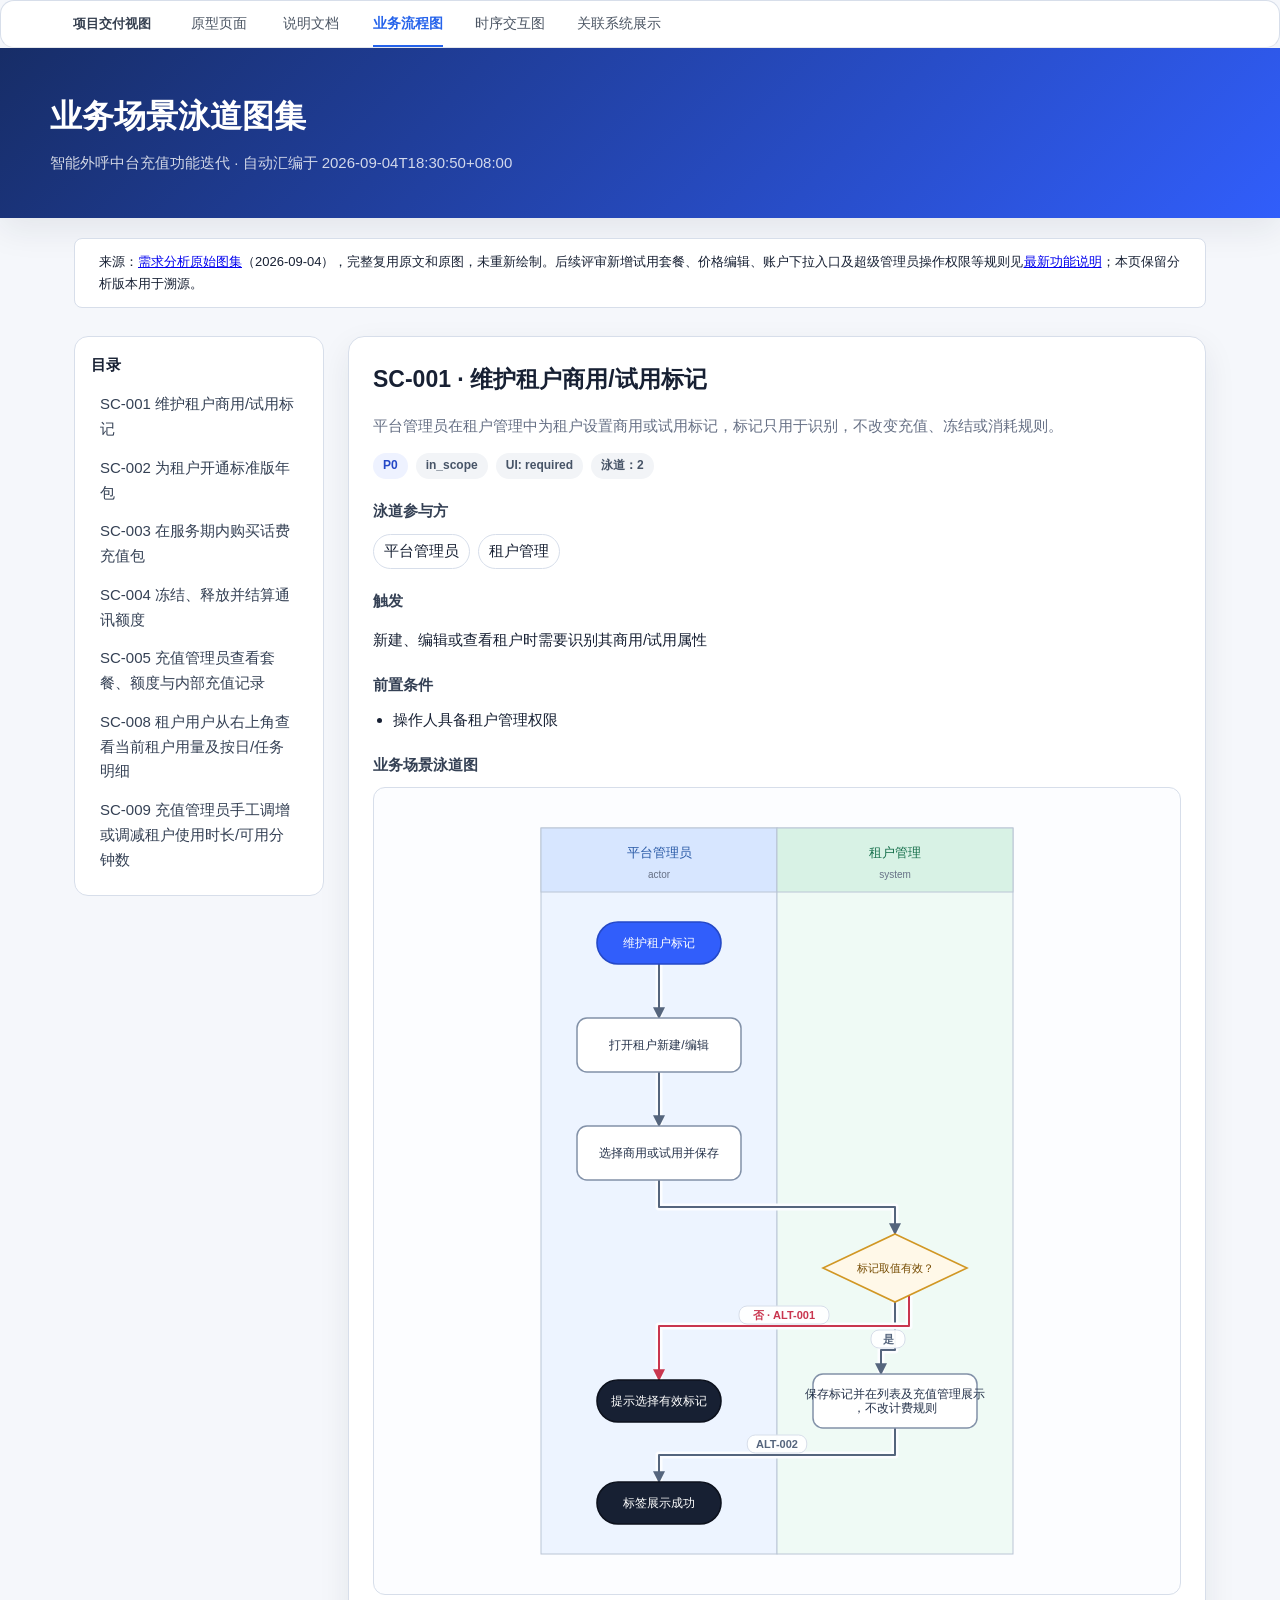
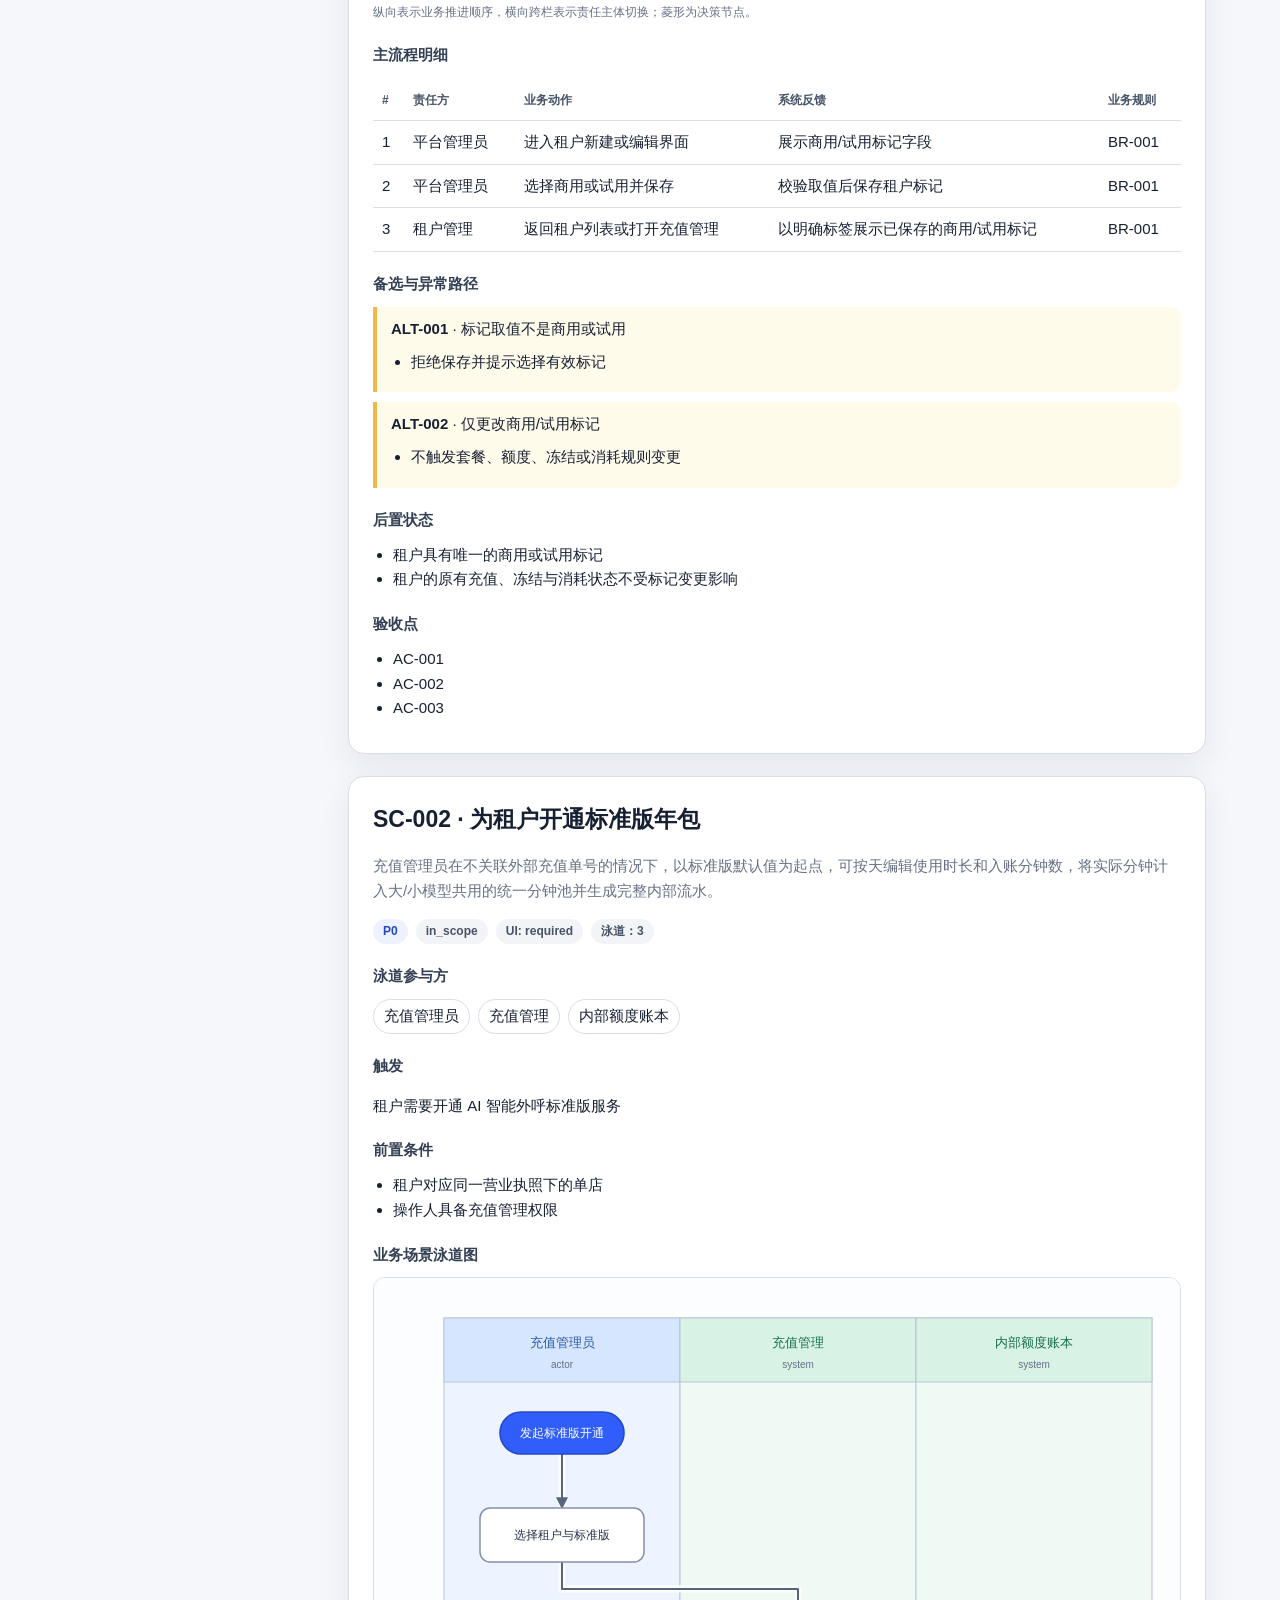
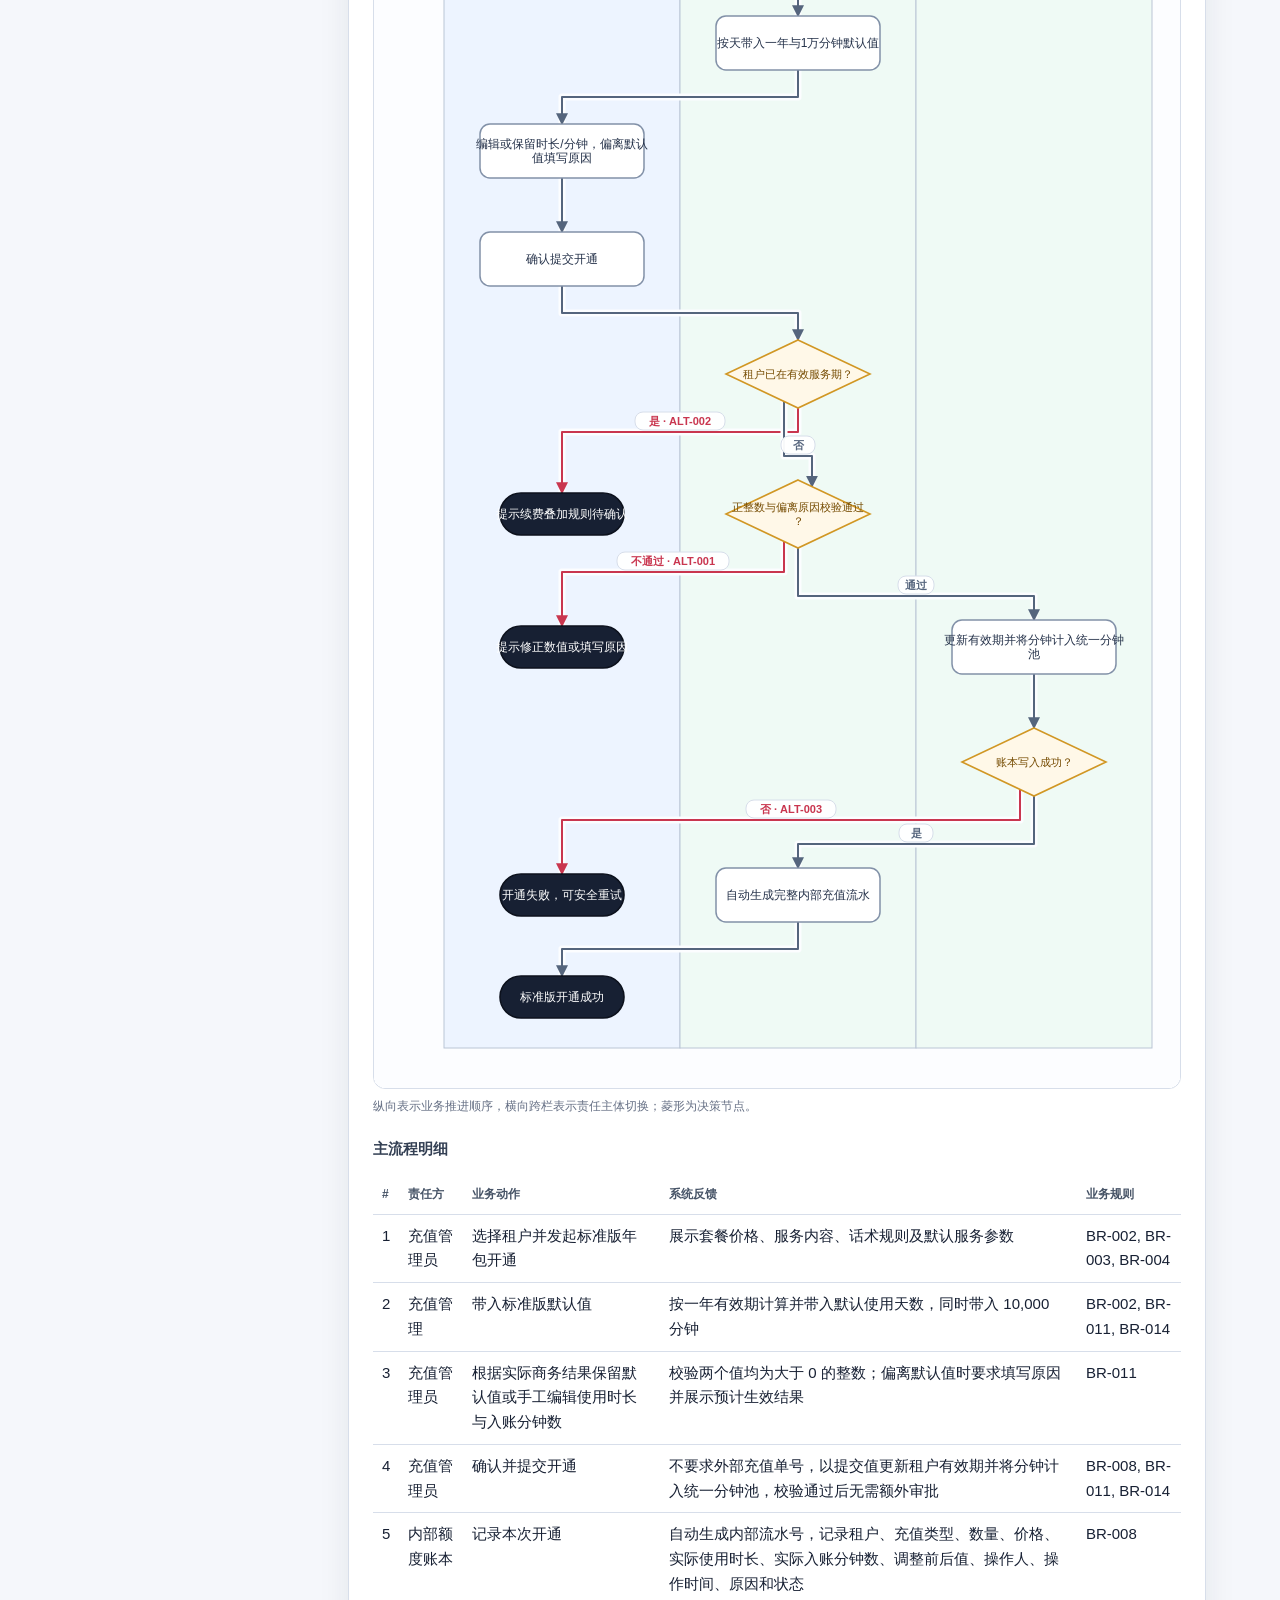
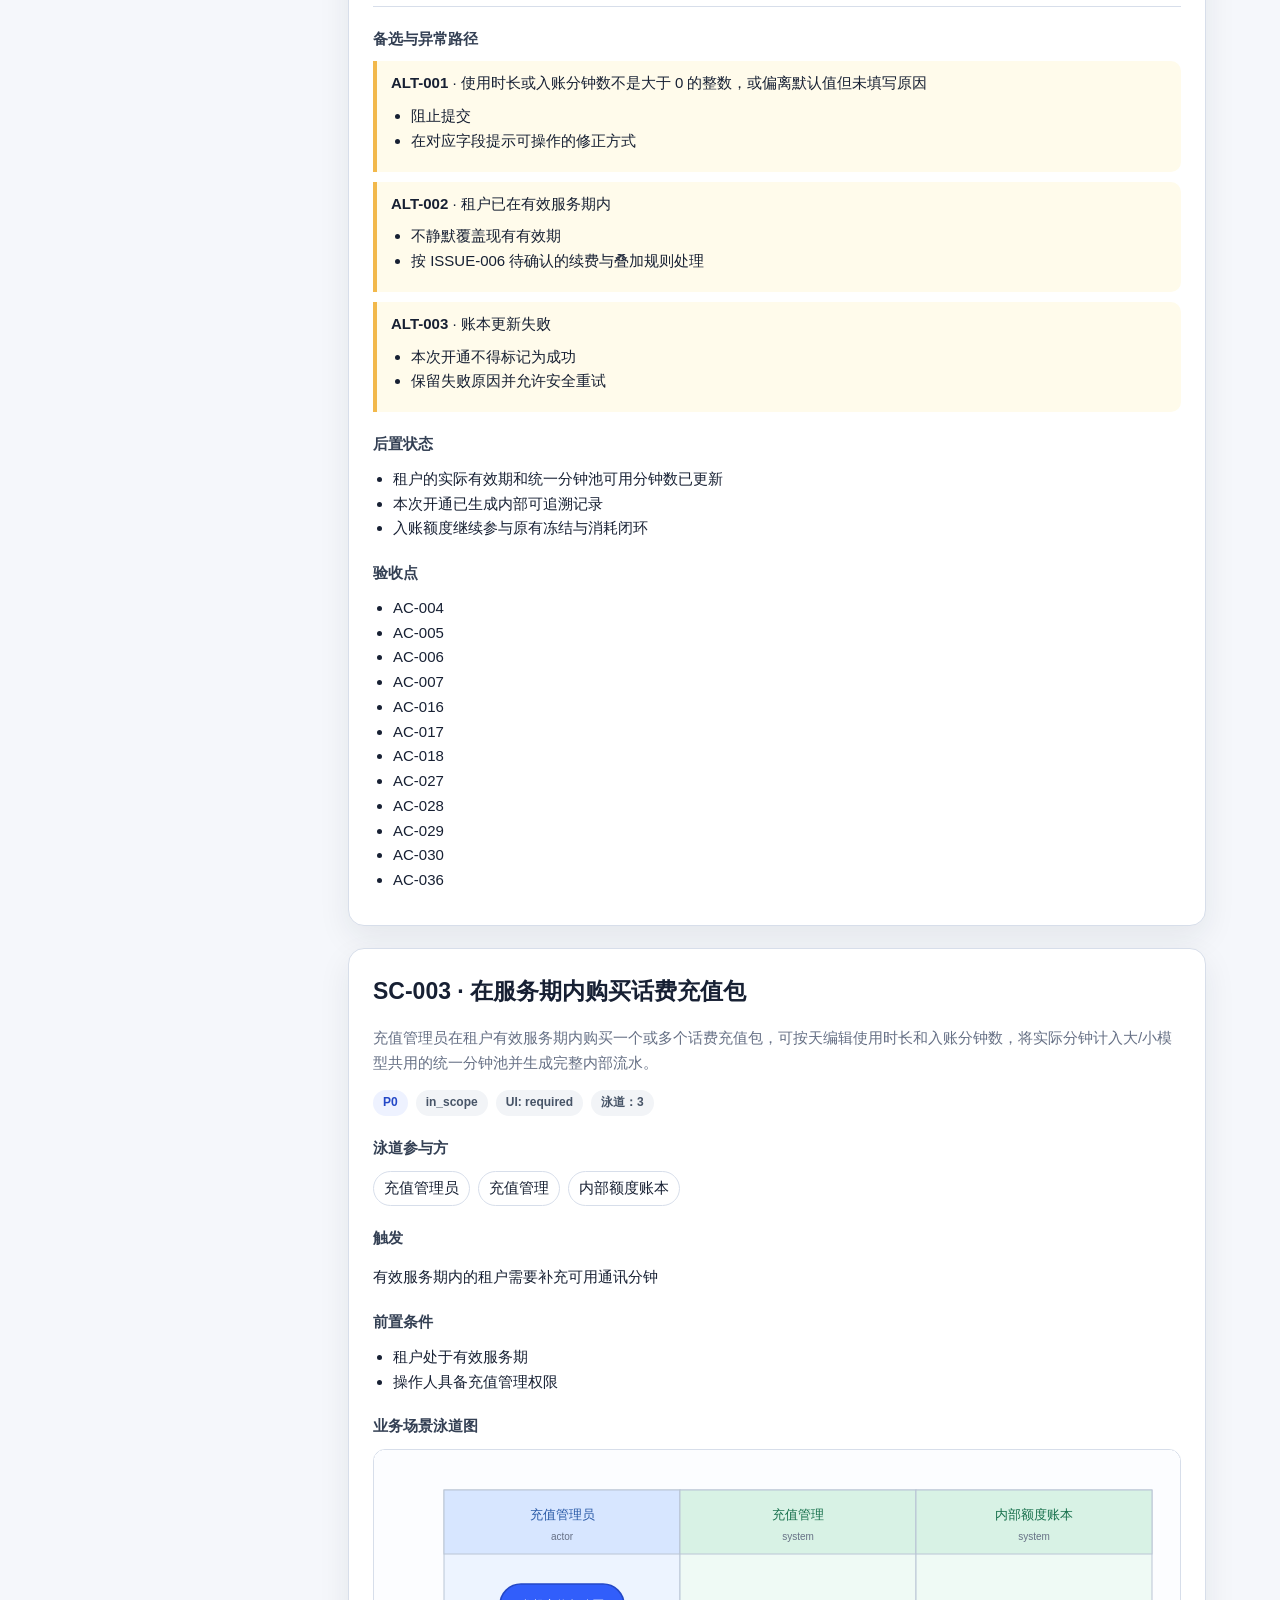
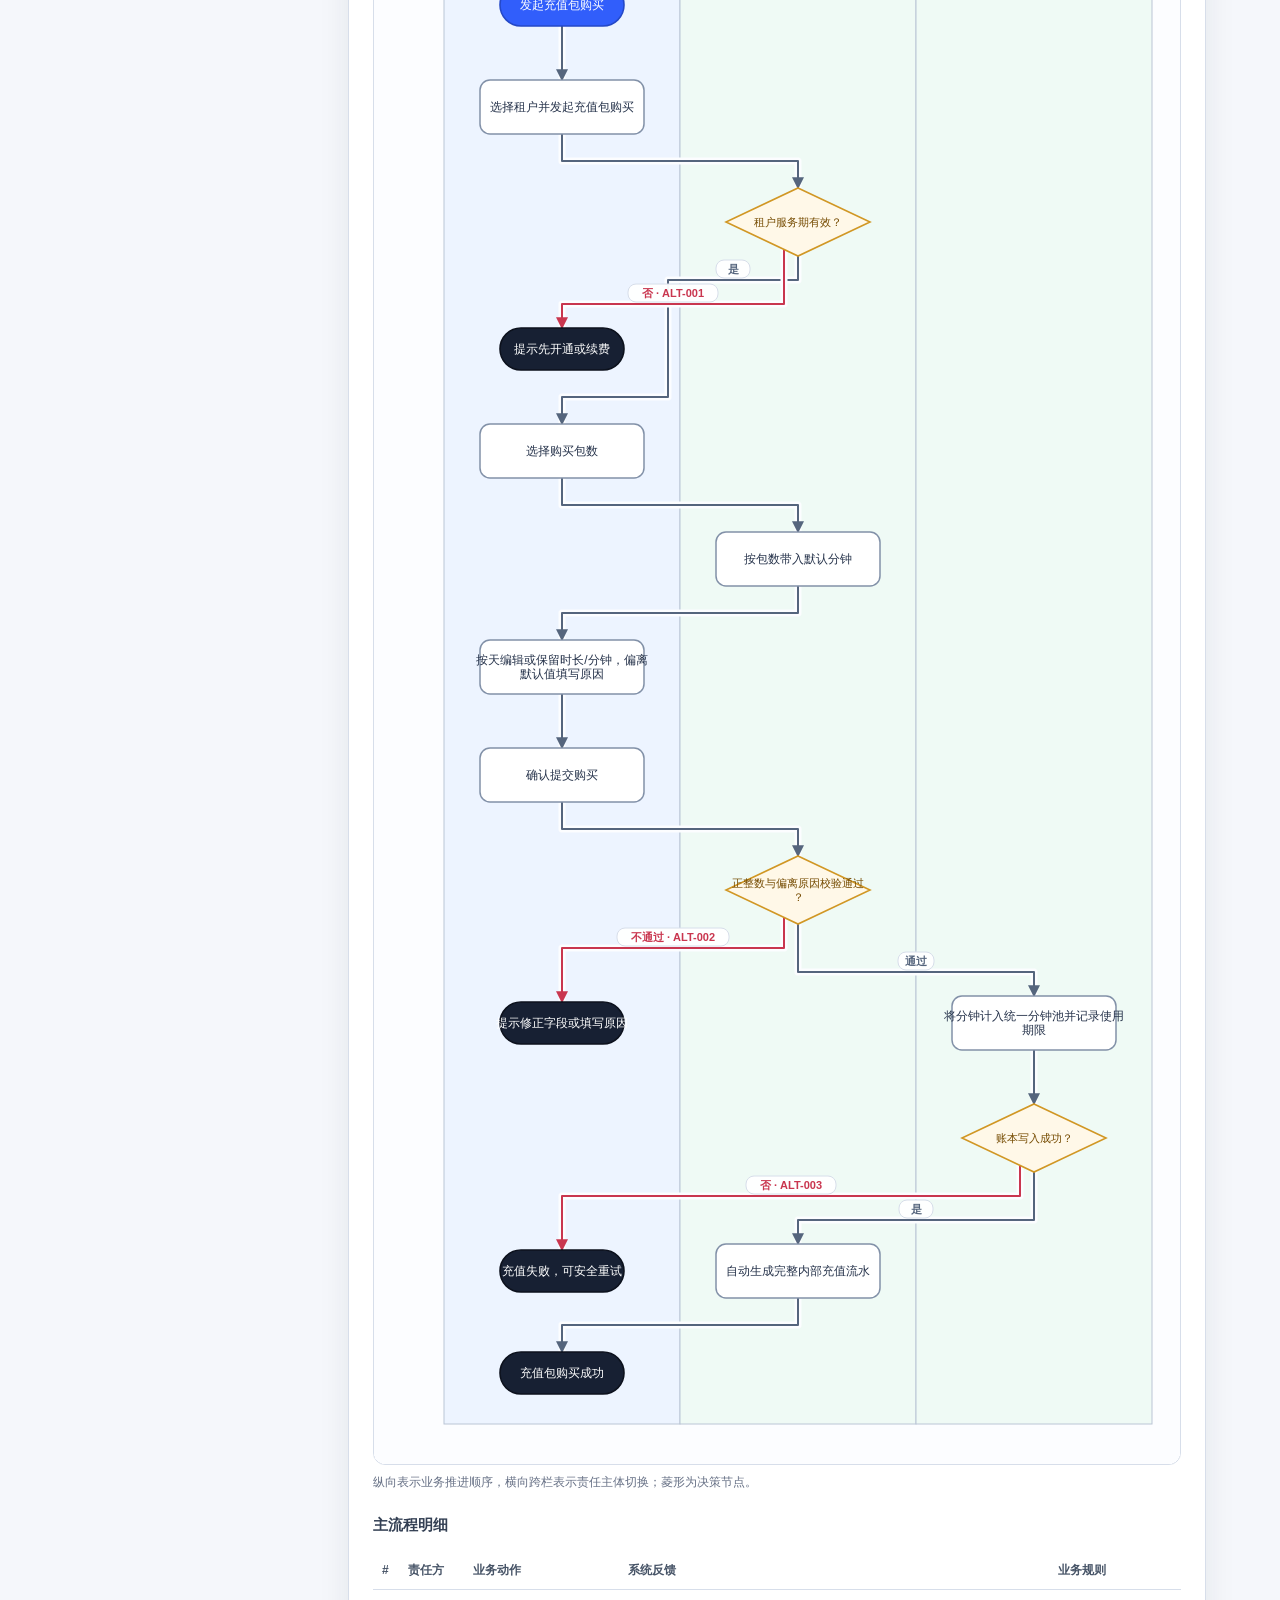
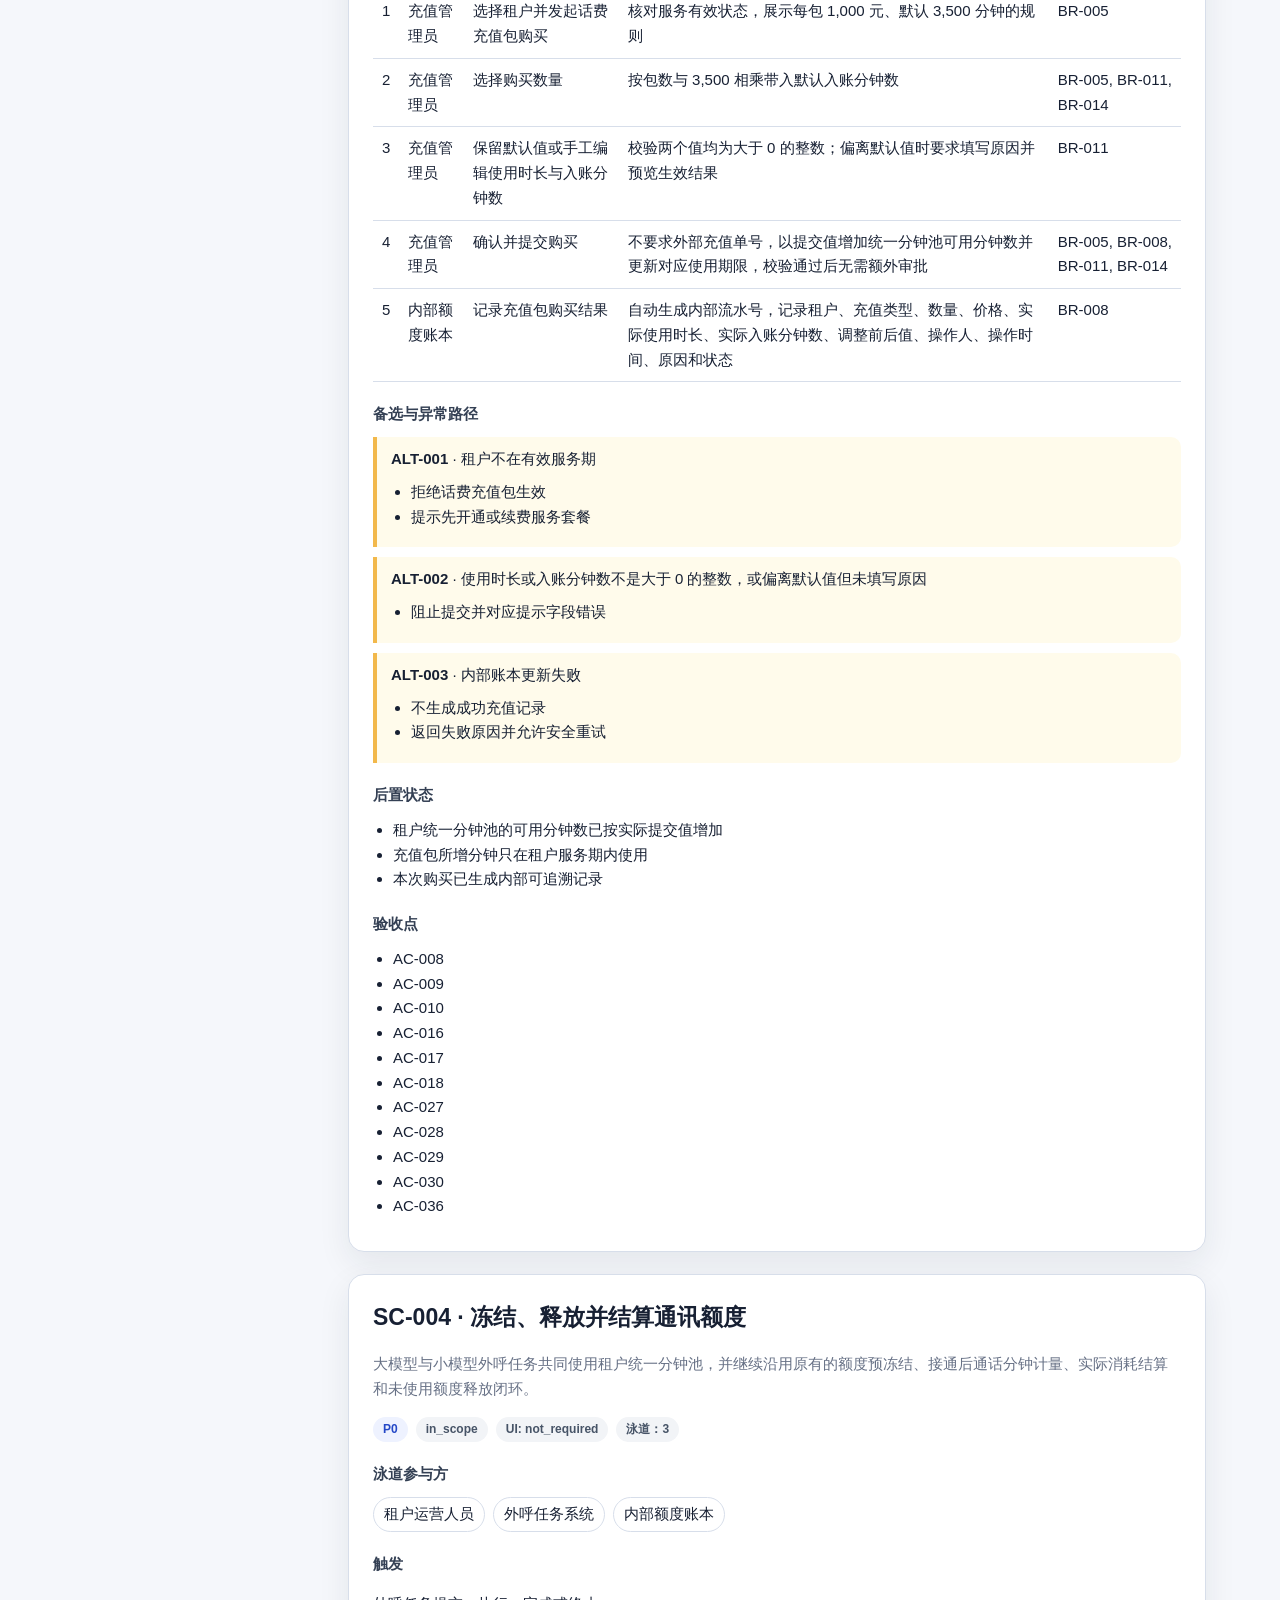
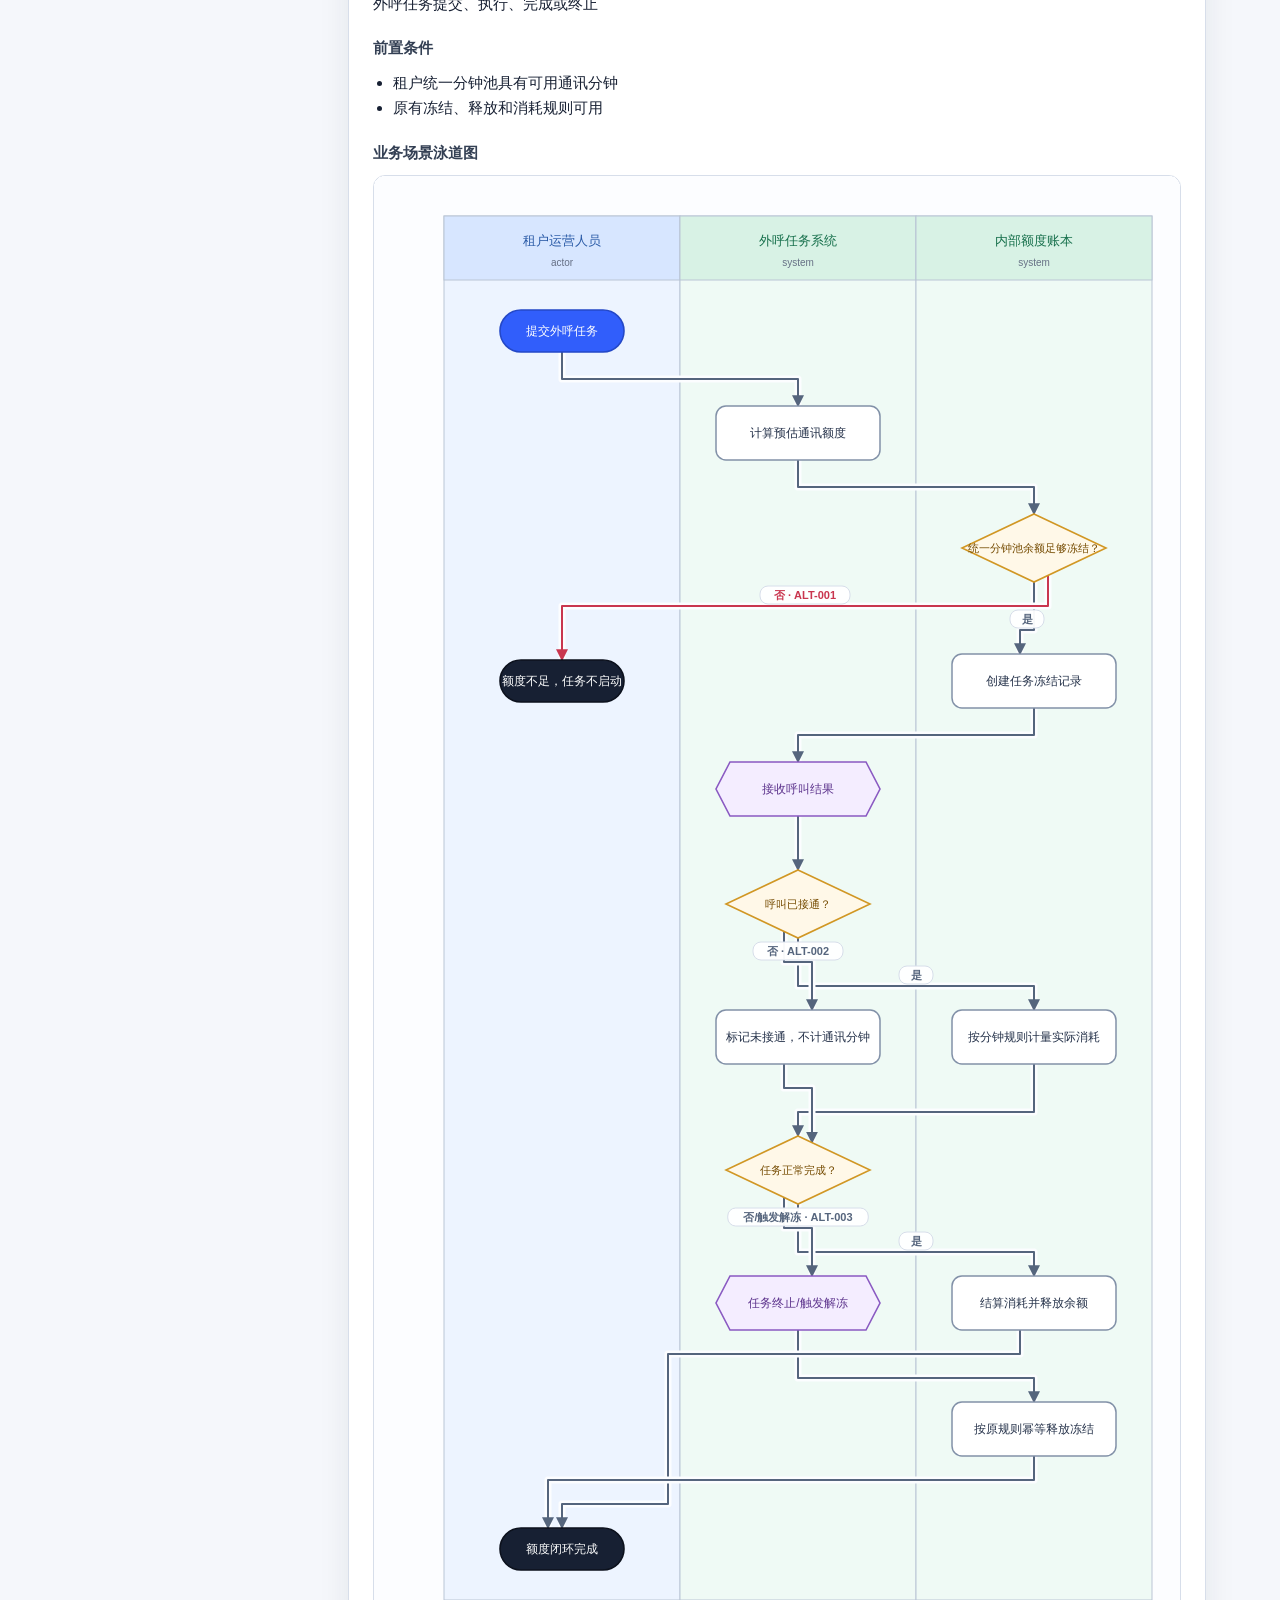
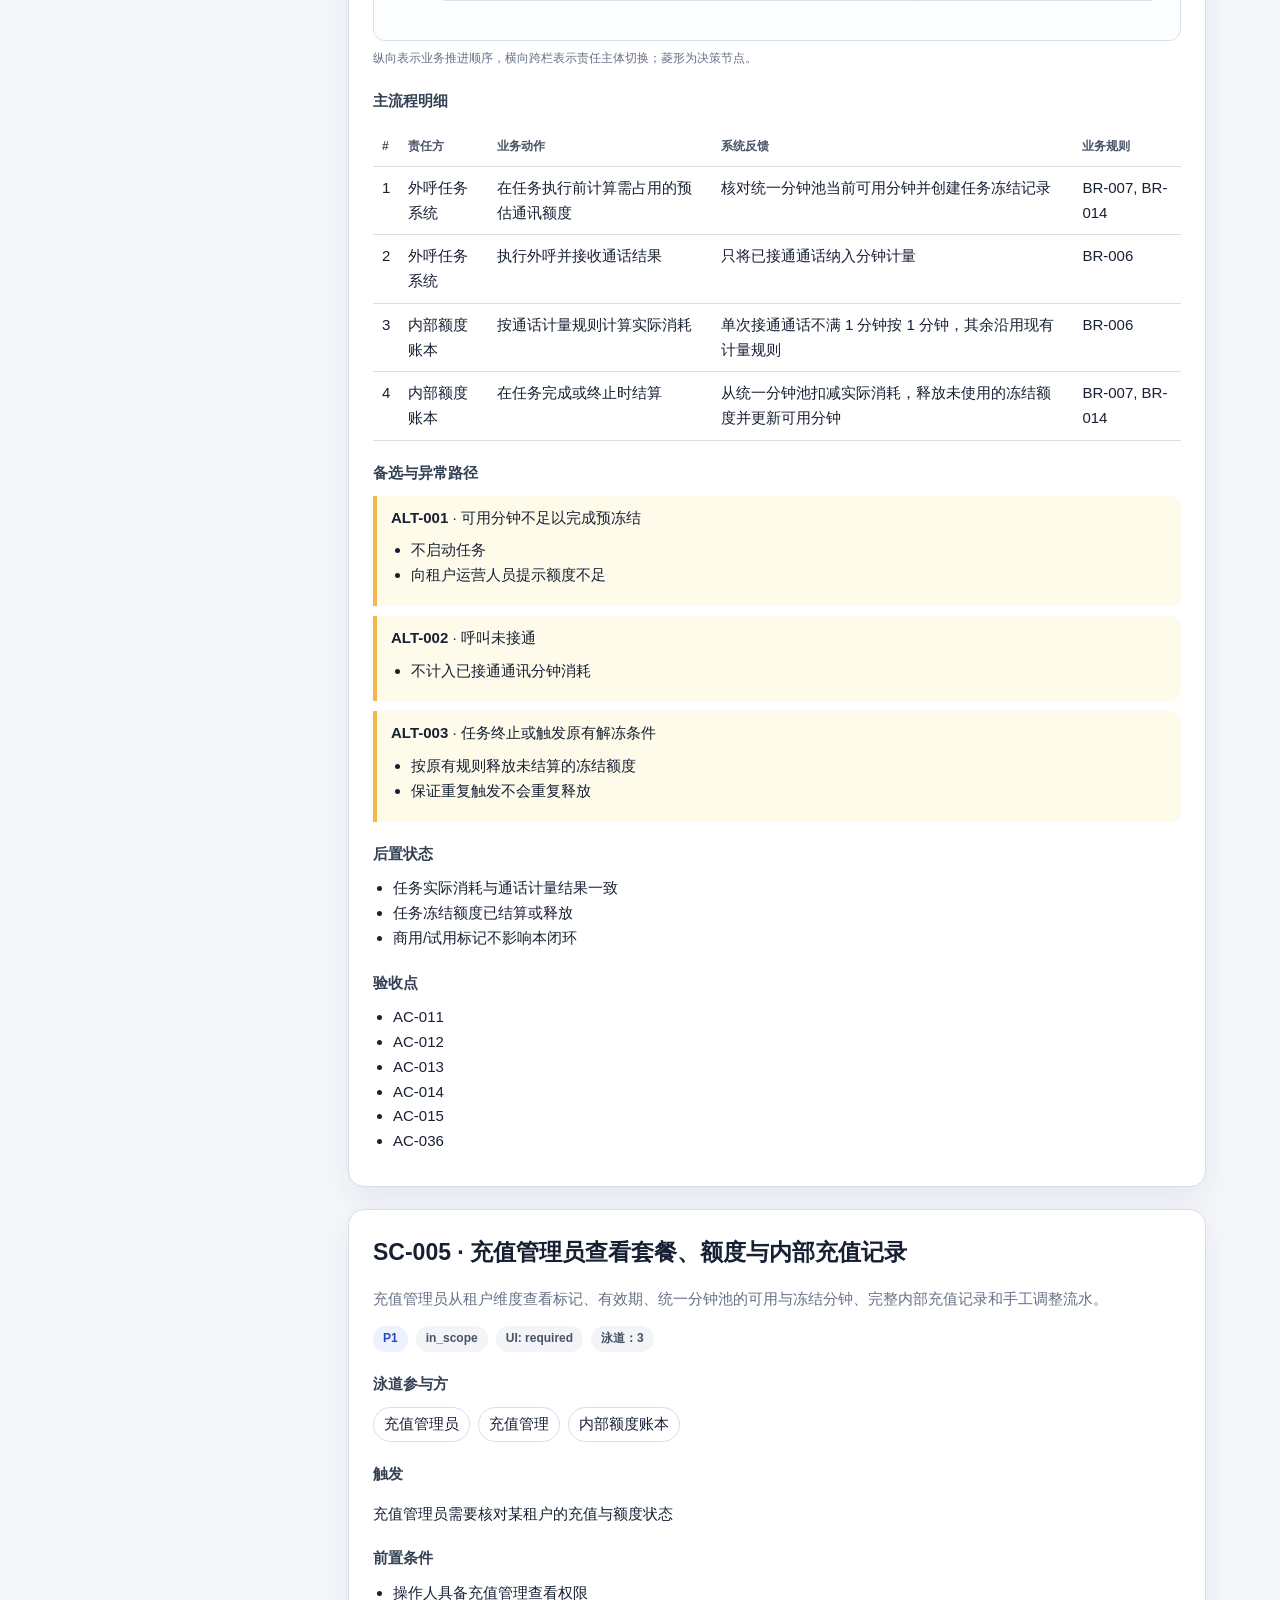
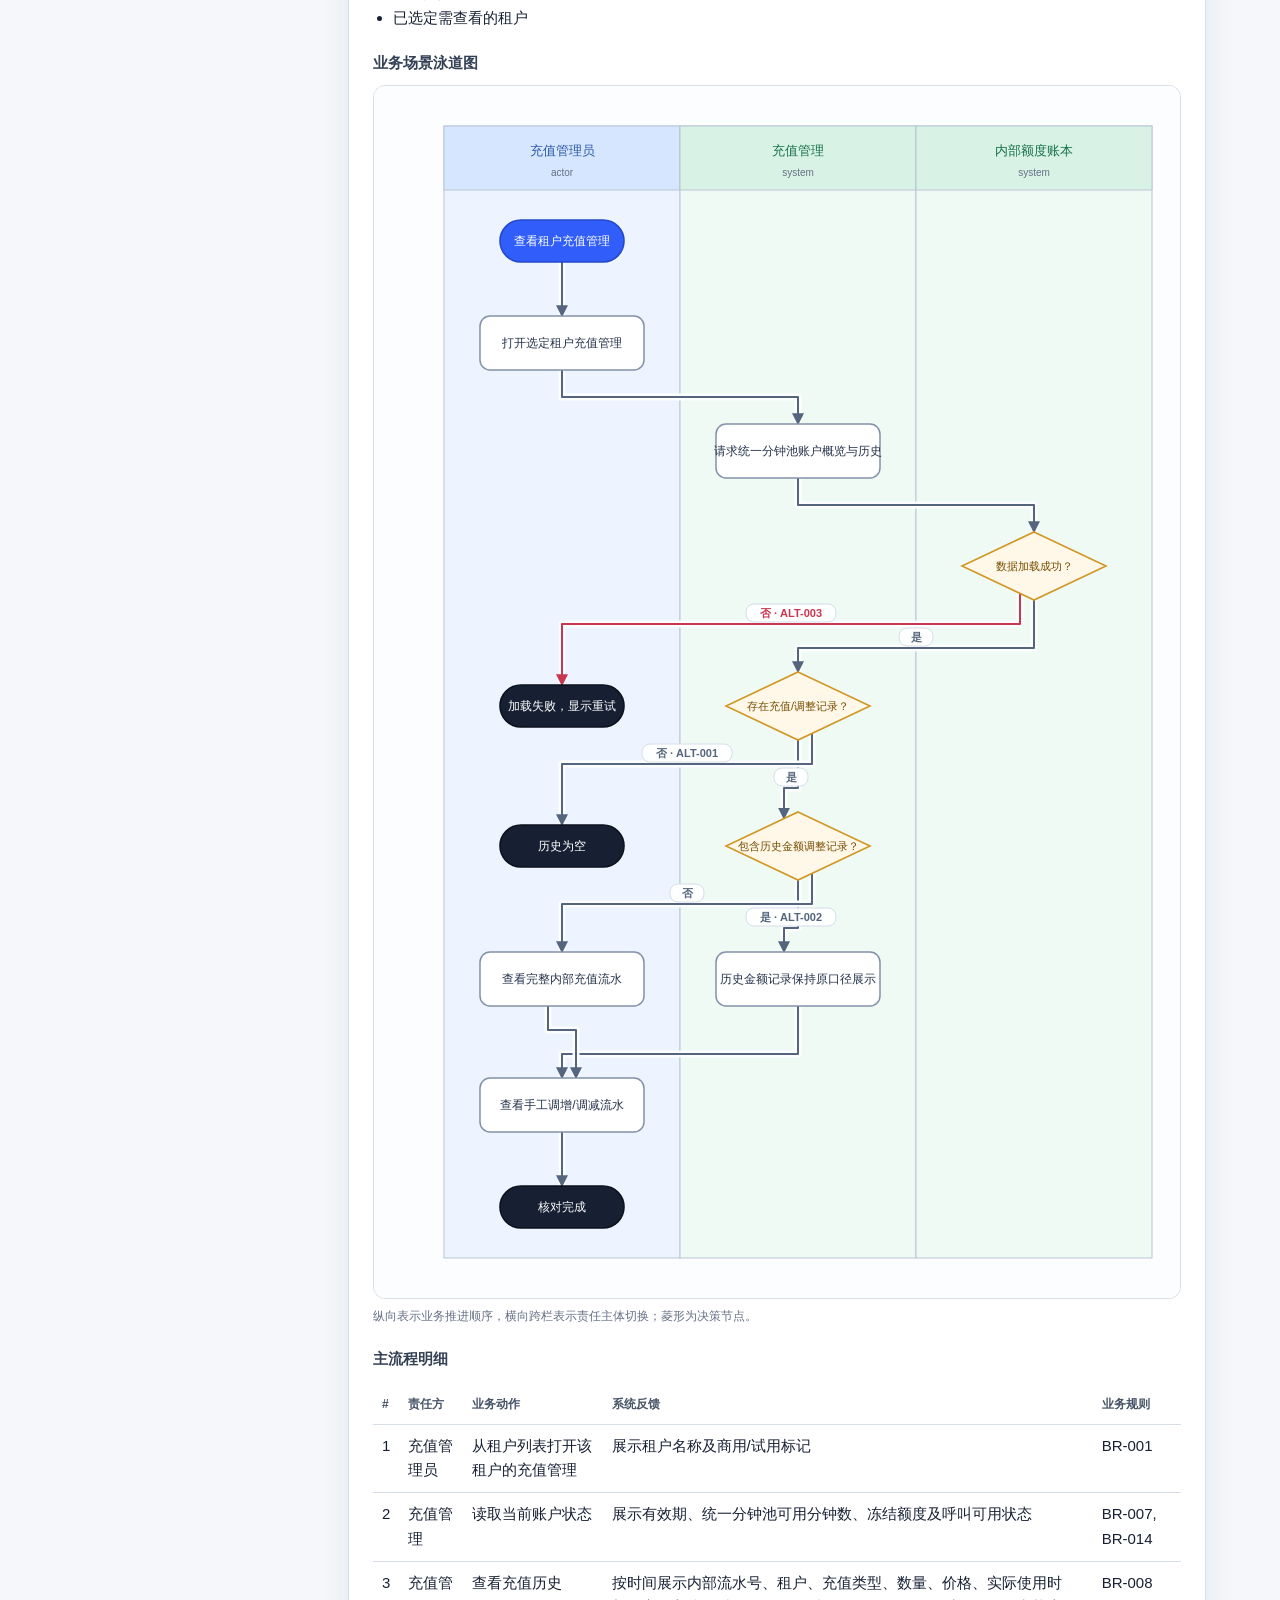
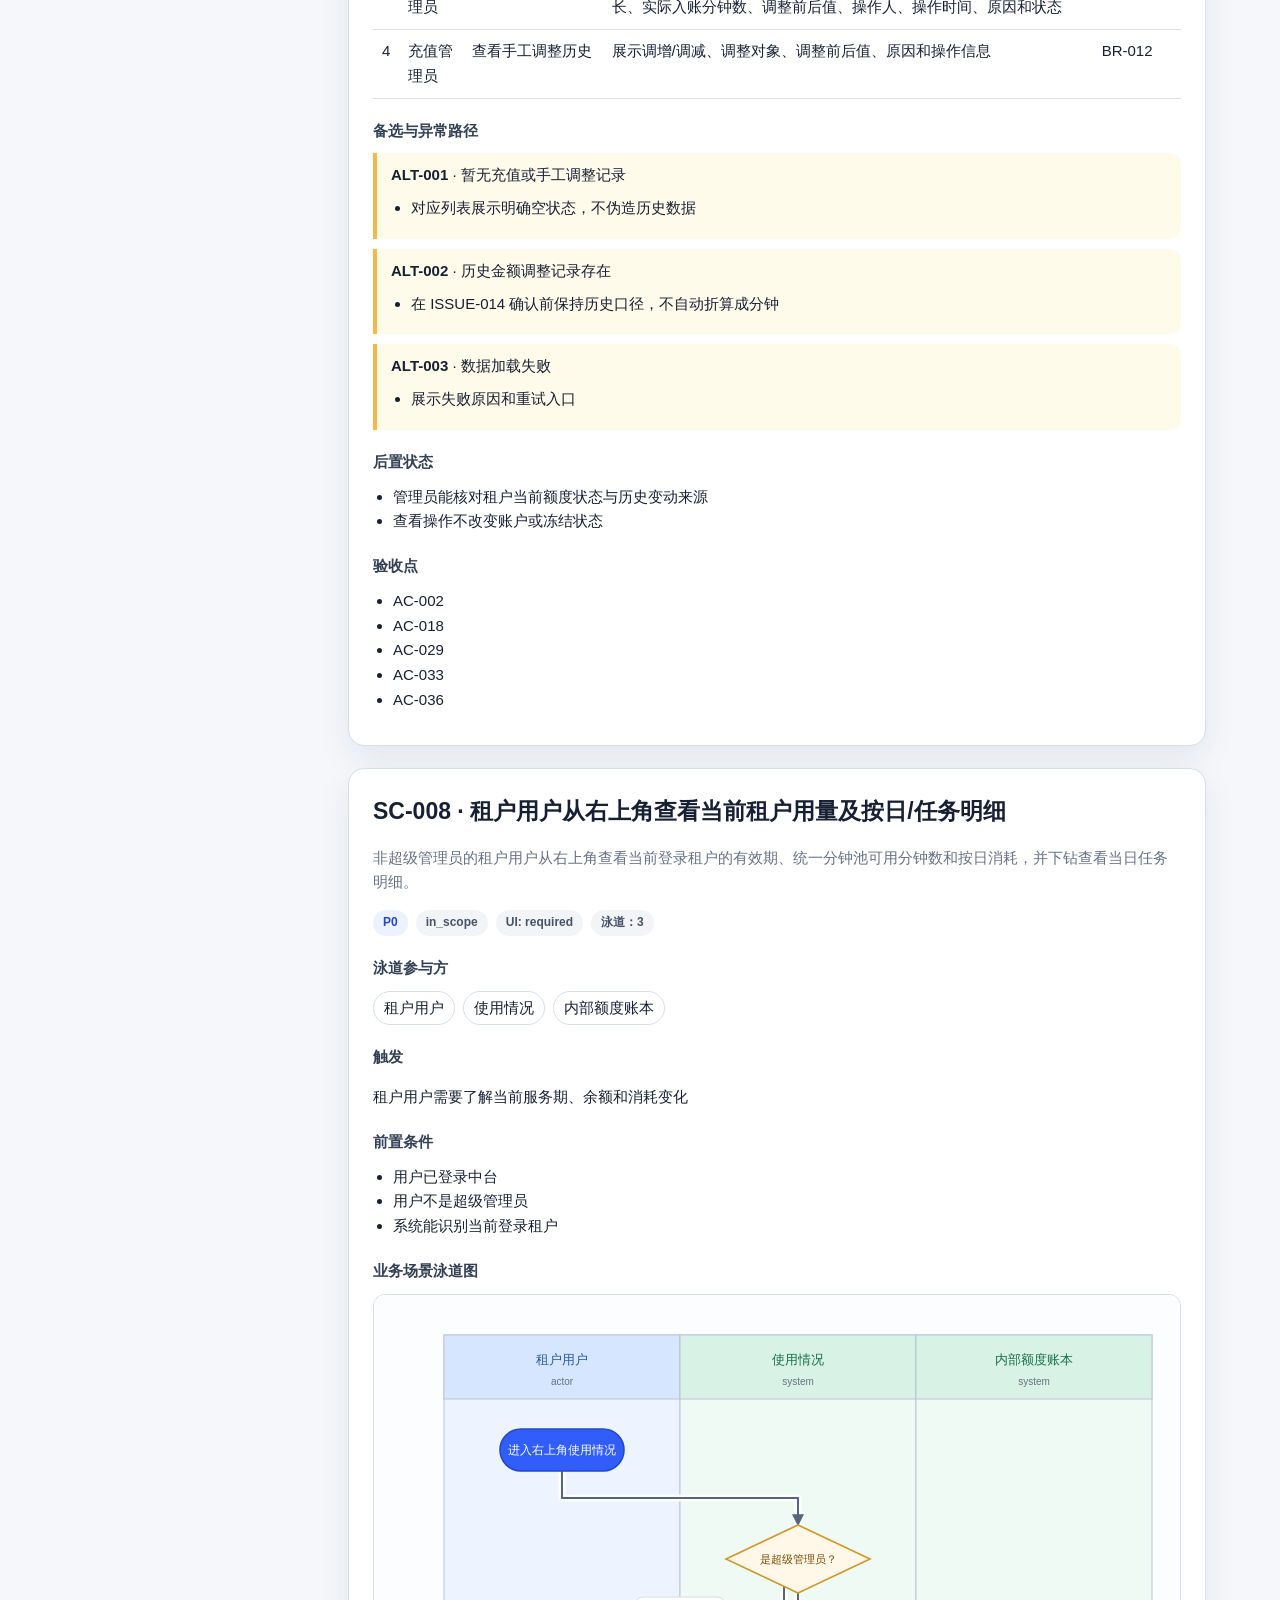
<file: flowcharts/business-process.html>
<!doctype html>
<html lang="zh-CN"><head><meta charset="utf-8"><meta name="viewport" content="width=device-width,initial-scale=1">
<title>业务场景泳道图集 · 智能外呼中台充值功能迭代</title><style>
:root{--bg:#f5f7fb;--paper:#fff;--ink:#172033;--muted:#667085;--line:#d7deea;--primary:#315efb;--primary-soft:#eef2ff;--good:#11865b;--warn:#b76e00;--danger:#c9364f;--shadow:0 12px 32px rgba(23,32,51,.08)}
*{box-sizing:border-box}body{margin:0;background:var(--bg);color:var(--ink);font:15px/1.65 -apple-system,BlinkMacSystemFont,"Segoe UI","PingFang SC","Microsoft YaHei",sans-serif}
header{background:linear-gradient(135deg,#172d67,#315efb);color:#fff;padding:42px max(28px,calc((100vw - 1180px)/2));box-shadow:var(--shadow)}
header h1{margin:0 0 8px;font-size:32px}header p{margin:0;opacity:.8}.layout{max-width:1180px;margin:28px auto 72px;padding:0 24px;display:grid;grid-template-columns:250px minmax(0,1fr);gap:24px}
nav{position:sticky;top:20px;align-self:start;background:var(--paper);border:1px solid var(--line);border-radius:14px;padding:16px;max-height:calc(100vh - 40px);overflow:auto}
nav strong{display:block;margin-bottom:8px}nav a{display:block;color:#344054;text-decoration:none;padding:7px 9px;border-radius:8px}nav a:hover{background:var(--primary-soft);color:var(--primary)}main{min-width:0}.card{background:var(--paper);border:1px solid var(--line);border-radius:16px;box-shadow:var(--shadow);padding:24px;margin-bottom:22px;scroll-margin-top:20px}
.card h2{font-size:23px;margin:0 0 6px}.meta{display:flex;gap:8px;flex-wrap:wrap;margin:10px 0 18px}.badge{display:inline-flex;align-items:center;background:var(--primary-soft);color:#2448c7;border-radius:999px;padding:3px 10px;font-size:12px;font-weight:650}.badge.neutral{background:#f2f4f7;color:#475467}.section{margin-top:20px}.section h3{font-size:15px;margin:0 0 10px;color:#344054}.chips{display:flex;flex-wrap:wrap;gap:8px}.chip{border:1px solid var(--line);border-radius:999px;padding:4px 10px;background:#fff}
.muted{color:var(--muted)}ul.clean{margin:8px 0;padding-left:20px}.alt{border-left:4px solid #f2b84b;background:#fffbeb;padding:10px 14px;border-radius:0 10px 10px 0;margin:10px 0}.diagram{overflow:auto;border:1px solid var(--line);border-radius:12px;background:#fcfdff;padding:12px}.diagram svg{display:block;margin:auto}.message-table,.flow-table{width:100%;border-collapse:collapse;margin-top:14px}.message-table th,.message-table td,.flow-table th,.flow-table td{border-bottom:1px solid var(--line);padding:9px;text-align:left;vertical-align:top}.message-table th,.flow-table th{color:#475467;font-size:12px}.legend{display:flex;gap:14px;flex-wrap:wrap;color:var(--muted);font-size:12px;margin:8px 0}.dot{width:9px;height:9px;border-radius:50%;display:inline-block;margin-right:5px}.swimlane-note{margin:8px 0 0;color:var(--muted);font-size:12px}
footer{max-width:1180px;margin:-46px auto 30px;padding:0 24px;color:var(--muted);font-size:12px}@media(max-width:800px){.layout{grid-template-columns:1fr}nav{position:relative;top:0}header{padding:28px 24px}.card{padding:18px}}
</style><link rel="icon" href="data:,"></head>
<body data-delivery-diagram="business-process" data-diagram-state="ready" data-source-path="requirement-analysis/recharge-iteration/outputs/business-scenario-atlas.html" data-source-sha256="a32458abff277a6a089aeef4c64c00fdfd0ff906971c5e9e247c454a264332d3"><header><h1>业务场景泳道图集</h1><p>智能外呼中台充值功能迭代 · 自动汇编于 2026-09-04T18:30:50+08:00</p></header>
<aside style="max-width:1132px;margin:20px auto 0;padding:12px 24px;background:#fff;border:1px solid #d7deea;border-radius:8px;font-size:13px;line-height:1.7">来源：<a href="../requirement-analysis/recharge-iteration/outputs/business-scenario-atlas.html" target="_blank" rel="noopener">需求分析原始图集</a>（2026-09-04），完整复用原文和原图，未重新绘制。后续评审新增试用套餐、价格编辑、账户下拉入口及超级管理员操作权限等规则见<a href="../docs/interaction.html" data-delivery-switch="docs">最新功能说明</a>；本页保留分析版本用于溯源。</aside>
<div class="layout"><nav><strong>目录</strong><a href="#SC-001">SC-001 维护租户商用/试用标记</a><a href="#SC-002">SC-002 为租户开通标准版年包</a><a href="#SC-003">SC-003 在服务期内购买话费充值包</a><a href="#SC-004">SC-004 冻结、释放并结算通讯额度</a><a href="#SC-005">SC-005 充值管理员查看套餐、额度与内部充值记录</a><a href="#SC-008">SC-008 租户用户从右上角查看当前租户用量及按日/任务明细</a><a href="#SC-009">SC-009 充值管理员手工调增或调减租户使用时长/可用分钟数</a></nav><main><article class="card" id="SC-001"><h2>SC-001 · 维护租户商用/试用标记</h2><p class="muted">平台管理员在租户管理中为租户设置商用或试用标记，标记只用于识别，不改变充值、冻结或消耗规则。</p><div class="meta"><span class="badge">P0</span><span class="badge neutral">in_scope</span><span class="badge neutral">UI: required</span><span class="badge neutral">泳道：2</span></div><div class="section"><h3>泳道参与方</h3><div class="chips"><span class="chip">平台管理员</span><span class="chip">租户管理</span></div></div><div class="section"><h3>触发</h3><p>新建、编辑或查看租户时需要识别其商用/试用属性</p></div><div class="section"><h3>前置条件</h3><ul class="clean"><li>操作人具备租户管理权限</li></ul></div><div class="section"><h3>业务场景泳道图</h3><div class="diagram"><svg viewBox="0 0 588 782" width="588" height="782" role="img" aria-label="维护租户商用/试用标记" data-diagram-type="swimlane" data-lane-count="2" data-router-version="2" data-layout-audit="pass"><defs><marker id="flow-arrow-SC-001" viewBox="0 0 10 10" refX="9" refY="5" markerWidth="6" markerHeight="6" orient="auto"><path d="M 0 0 L 10 5 L 0 10 z" fill="#55657d"/></marker><marker id="flow-arrow-failure-SC-001" viewBox="0 0 10 10" refX="9" refY="5" markerWidth="6" markerHeight="6" orient="auto"><path d="M 0 0 L 10 5 L 0 10 z" fill="#c9364f"/></marker></defs><g class="swimlane lane" data-lane-id="admin" data-flow-lane="SC-001-admin"><rect x="58" y="28" width="236" height="726" fill="#edf4ff" stroke="#bac5d5"/><rect x="58" y="28" width="236" height="64" fill="#d7e6ff" stroke="#bac5d5"/><text x="176.0" y="57.0" text-anchor="middle" font-size="13" fill="#2859a6"><tspan x="176.0" y="57.0">平台管理员</tspan></text><text x="176" y="78" text-anchor="middle" font-size="10" fill="#667085">actor</text></g><g class="swimlane lane" data-lane-id="tenant" data-flow-lane="SC-001-tenant"><rect x="294" y="28" width="236" height="726" fill="#effaf5" stroke="#bac5d5"/><rect x="294" y="28" width="236" height="64" fill="#d8f2e5" stroke="#bac5d5"/><text x="412.0" y="57.0" text-anchor="middle" font-size="13" fill="#17704c"><tspan x="412.0" y="57.0">租户管理</tspan></text><text x="412" y="78" text-anchor="middle" font-size="10" fill="#667085">system</text></g><path class="flow-edge-halo" d="M 176 164 L 176 218" fill="none" stroke="#fcfdff" stroke-width="7" stroke-linecap="round" stroke-linejoin="round"/><path class="flow-edge" data-edge-index="1" data-flow-edge="SC-001-1" data-from="N-START" data-to="N-001" data-route-kind="straight" data-route-channel="none" data-source-port="176,164" data-target-port="176,218" d="M 176 164 L 176 218" fill="none" stroke="#55657d" stroke-width="2" stroke-linecap="round" stroke-linejoin="round" marker-end="url(#flow-arrow-SC-001)"/><path class="flow-edge-halo" d="M 176 272 L 176 326" fill="none" stroke="#fcfdff" stroke-width="7" stroke-linecap="round" stroke-linejoin="round"/><path class="flow-edge" data-edge-index="2" data-flow-edge="SC-001-2" data-from="N-001" data-to="N-002" data-route-kind="straight" data-route-channel="none" data-source-port="176,272" data-target-port="176,326" d="M 176 272 L 176 326" fill="none" stroke="#55657d" stroke-width="2" stroke-linecap="round" stroke-linejoin="round" marker-end="url(#flow-arrow-SC-001)"/><path class="flow-edge-halo" d="M 176 380 L 176 407 L 412 407 L 412 434" fill="none" stroke="#fcfdff" stroke-width="7" stroke-linecap="round" stroke-linejoin="round"/><path class="flow-edge" data-edge-index="3" data-flow-edge="SC-001-3" data-from="N-002" data-to="N-003" data-route-kind="bridge" data-route-channel="none" data-source-port="176,380" data-target-port="412,434" d="M 176 380 L 176 407 L 412 407 L 412 434" fill="none" stroke="#55657d" stroke-width="2" stroke-linecap="round" stroke-linejoin="round" marker-end="url(#flow-arrow-SC-001)"/><path class="flow-edge-halo" d="M 412 502 L 412 550 L 398 550 L 398 574" fill="none" stroke="#fcfdff" stroke-width="7" stroke-linecap="round" stroke-linejoin="round"/><path class="flow-edge" data-edge-index="4" data-flow-edge="SC-001-4" data-from="N-003" data-to="N-004" data-route-kind="bridge" data-route-channel="none" data-source-port="412,502" data-target-port="398,574" d="M 412 502 L 412 550 L 398 550 L 398 574" fill="none" stroke="#55657d" stroke-width="2" stroke-linecap="round" stroke-linejoin="round" marker-end="url(#flow-arrow-SC-001)"/><path class="flow-edge-halo" d="M 426 495.39 L 426 526 L 176 526 L 176 580" fill="none" stroke="#fcfdff" stroke-width="7" stroke-linecap="round" stroke-linejoin="round"/><path class="flow-edge" data-edge-index="5" data-flow-edge="SC-001-5" data-from="N-003" data-to="N-FAIL" data-route-kind="bridge" data-route-channel="none" data-source-port="426,495.39" data-target-port="176,580" d="M 426 495.39 L 426 526 L 176 526 L 176 580" fill="none" stroke="#c9364f" stroke-width="2" stroke-linecap="round" stroke-linejoin="round" marker-end="url(#flow-arrow-failure-SC-001)"/><path class="flow-edge-halo" d="M 412 628 L 412 655 L 176 655 L 176 682" fill="none" stroke="#fcfdff" stroke-width="7" stroke-linecap="round" stroke-linejoin="round"/><path class="flow-edge" data-edge-index="6" data-flow-edge="SC-001-6" data-from="N-004" data-to="N-SUCCESS" data-route-kind="bridge" data-route-channel="none" data-source-port="412,628" data-target-port="176,682" d="M 412 628 L 412 655 L 176 655 L 176 682" fill="none" stroke="#55657d" stroke-width="2" stroke-linecap="round" stroke-linejoin="round" marker-end="url(#flow-arrow-SC-001)"/><g class="flow-edge-label" data-edge-index="4"><rect x="388" y="530" width="34" height="18" rx="8" fill="#fff" fill-opacity=".96" stroke="#d7deea"/><text x="405" y="543" text-anchor="middle" font-size="11" font-weight="650" fill="#55657d">是</text></g><g class="flow-edge-label" data-edge-index="5"><rect x="256" y="506" width="90" height="18" rx="8" fill="#fff" fill-opacity=".96" stroke="#d7deea"/><text x="301" y="519" text-anchor="middle" font-size="11" font-weight="650" fill="#c9364f">否 · ALT-001</text></g><g class="flow-edge-label" data-edge-index="6"><rect x="264.25" y="635" width="59.5" height="18" rx="8" fill="#fff" fill-opacity=".96" stroke="#d7deea"/><text x="294" y="648" text-anchor="middle" font-size="11" font-weight="650" fill="#55657d">ALT-002</text></g><rect data-flow-node="SC-001-N-START" class="flow-node start" data-node-id="N-START" data-node-type="start" data-lane-id="admin" x="114" y="122" width="124" height="42" rx="21" fill="#315efb" stroke="#2448c7" stroke-width="1.6"/><text x="176.0" y="147.0" text-anchor="middle" font-size="12" fill="#fff"><tspan x="176.0" y="147.0">维护租户标记</tspan></text><rect data-flow-node="SC-001-N-001" class="flow-node action" data-node-id="N-001" data-node-type="action" data-lane-id="admin" x="94" y="218" width="164" height="54" rx="10" fill="#fff" stroke="#8291a8" stroke-width="1.5"/><text x="176.0" y="249.0" text-anchor="middle" font-size="12" fill="#25324a"><tspan x="176.0" y="249.0">打开租户新建/编辑</tspan></text><rect data-flow-node="SC-001-N-002" class="flow-node action" data-node-id="N-002" data-node-type="action" data-lane-id="admin" x="94" y="326" width="164" height="54" rx="10" fill="#fff" stroke="#8291a8" stroke-width="1.5"/><text x="176.0" y="357.0" text-anchor="middle" font-size="12" fill="#25324a"><tspan x="176.0" y="357.0">选择商用或试用并保存</tspan></text><polygon data-flow-node="SC-001-N-003" class="flow-node decision" data-node-id="N-003" data-node-type="decision" data-lane-id="tenant" points="412,434 484,468 412,502 340,468" fill="#fff8e8" stroke="#d19724" stroke-width="1.6"/><text x="412.0" y="472.0" text-anchor="middle" font-size="11" fill="#754b00"><tspan x="412.0" y="472.0">标记取值有效？</tspan></text><rect data-flow-node="SC-001-N-004" class="flow-node action" data-node-id="N-004" data-node-type="action" data-lane-id="tenant" x="330" y="574" width="164" height="54" rx="10" fill="#fff" stroke="#8291a8" stroke-width="1.5"/><text x="412.0" y="605.0" text-anchor="middle" font-size="12" fill="#25324a"><tspan x="412.0" y="598.0">保存标记并在列表及充值管理展示</tspan><tspan x="412.0" y="612.0">，不改计费规则</tspan></text><rect data-flow-node="SC-001-N-SUCCESS" class="flow-node end" data-node-id="N-SUCCESS" data-node-type="end" data-lane-id="admin" x="114" y="682" width="124" height="42" rx="21" fill="#172033" stroke="#0c111d" stroke-width="1.6"/><text x="176.0" y="707.0" text-anchor="middle" font-size="12" fill="#fff"><tspan x="176.0" y="707.0">标签展示成功</tspan></text><rect data-flow-node="SC-001-N-FAIL" class="flow-node end" data-node-id="N-FAIL" data-node-type="end" data-lane-id="admin" x="114" y="580" width="124" height="42" rx="21" fill="#172033" stroke="#0c111d" stroke-width="1.6"/><text x="176.0" y="605.0" text-anchor="middle" font-size="12" fill="#fff"><tspan x="176.0" y="605.0">提示选择有效标记</tspan></text></svg></div><p class="swimlane-note">纵向表示业务推进顺序，横向跨栏表示责任主体切换；菱形为决策节点。</p></div><div class="section"><h3>主流程明细</h3><table class="flow-table"><thead><tr><th>#</th><th>责任方</th><th>业务动作</th><th>系统反馈</th><th>业务规则</th></tr></thead><tbody><tr><td>1</td><td>平台管理员</td><td>进入租户新建或编辑界面</td><td>展示商用/试用标记字段</td><td>BR-001</td></tr><tr><td>2</td><td>平台管理员</td><td>选择商用或试用并保存</td><td>校验取值后保存租户标记</td><td>BR-001</td></tr><tr><td>3</td><td>租户管理</td><td>返回租户列表或打开充值管理</td><td>以明确标签展示已保存的商用/试用标记</td><td>BR-001</td></tr></tbody></table></div><div class="section"><h3>备选与异常路径</h3><div class="alt"><b>ALT-001</b> · 标记取值不是商用或试用<ul class="clean"><li>拒绝保存并提示选择有效标记</li></ul></div><div class="alt"><b>ALT-002</b> · 仅更改商用/试用标记<ul class="clean"><li>不触发套餐、额度、冻结或消耗规则变更</li></ul></div></div><div class="section"><h3>后置状态</h3><ul class="clean"><li>租户具有唯一的商用或试用标记</li><li>租户的原有充值、冻结与消耗状态不受标记变更影响</li></ul></div><div class="section"><h3>验收点</h3><ul class="clean"><li>AC-001</li><li>AC-002</li><li>AC-003</li></ul></div></article><article class="card" id="SC-002"><h2>SC-002 · 为租户开通标准版年包</h2><p class="muted">充值管理员在不关联外部充值单号的情况下，以标准版默认值为起点，可按天编辑使用时长和入账分钟数，将实际分钟计入大/小模型共用的统一分钟池并生成完整内部流水。</p><div class="meta"><span class="badge">P0</span><span class="badge neutral">in_scope</span><span class="badge neutral">UI: required</span><span class="badge neutral">泳道：3</span></div><div class="section"><h3>泳道参与方</h3><div class="chips"><span class="chip">充值管理员</span><span class="chip">充值管理</span><span class="chip">内部额度账本</span></div></div><div class="section"><h3>触发</h3><p>租户需要开通 AI 智能外呼标准版服务</p></div><div class="section"><h3>前置条件</h3><ul class="clean"><li>租户对应同一营业执照下的单店</li><li>操作人具备充值管理权限</li></ul></div><div class="section"><h3>业务场景泳道图</h3><div class="diagram"><svg viewBox="0 0 824 1386" width="824" height="1386" role="img" aria-label="为租户开通标准版年包" data-diagram-type="swimlane" data-lane-count="3" data-router-version="2" data-layout-audit="pass"><defs><marker id="flow-arrow-SC-002" viewBox="0 0 10 10" refX="9" refY="5" markerWidth="6" markerHeight="6" orient="auto"><path d="M 0 0 L 10 5 L 0 10 z" fill="#55657d"/></marker><marker id="flow-arrow-failure-SC-002" viewBox="0 0 10 10" refX="9" refY="5" markerWidth="6" markerHeight="6" orient="auto"><path d="M 0 0 L 10 5 L 0 10 z" fill="#c9364f"/></marker></defs><g class="swimlane lane" data-lane-id="admin" data-flow-lane="SC-002-admin"><rect x="58" y="28" width="236" height="1330" fill="#edf4ff" stroke="#bac5d5"/><rect x="58" y="28" width="236" height="64" fill="#d7e6ff" stroke="#bac5d5"/><text x="176.0" y="57.0" text-anchor="middle" font-size="13" fill="#2859a6"><tspan x="176.0" y="57.0">充值管理员</tspan></text><text x="176" y="78" text-anchor="middle" font-size="10" fill="#667085">actor</text></g><g class="swimlane lane" data-lane-id="recharge" data-flow-lane="SC-002-recharge"><rect x="294" y="28" width="236" height="1330" fill="#effaf5" stroke="#bac5d5"/><rect x="294" y="28" width="236" height="64" fill="#d8f2e5" stroke="#bac5d5"/><text x="412.0" y="57.0" text-anchor="middle" font-size="13" fill="#17704c"><tspan x="412.0" y="57.0">充值管理</tspan></text><text x="412" y="78" text-anchor="middle" font-size="10" fill="#667085">system</text></g><g class="swimlane lane" data-lane-id="ledger" data-flow-lane="SC-002-ledger"><rect x="530" y="28" width="236" height="1330" fill="#effaf5" stroke="#bac5d5"/><rect x="530" y="28" width="236" height="64" fill="#d8f2e5" stroke="#bac5d5"/><text x="648.0" y="57.0" text-anchor="middle" font-size="13" fill="#17704c"><tspan x="648.0" y="57.0">内部额度账本</tspan></text><text x="648" y="78" text-anchor="middle" font-size="10" fill="#667085">system</text></g><path class="flow-edge-halo" d="M 176 164 L 176 218" fill="none" stroke="#fcfdff" stroke-width="7" stroke-linecap="round" stroke-linejoin="round"/><path class="flow-edge" data-edge-index="1" data-flow-edge="SC-002-1" data-from="N-START" data-to="N-001" data-route-kind="straight" data-route-channel="none" data-source-port="176,164" data-target-port="176,218" d="M 176 164 L 176 218" fill="none" stroke="#55657d" stroke-width="2" stroke-linecap="round" stroke-linejoin="round" marker-end="url(#flow-arrow-SC-002)"/><path class="flow-edge-halo" d="M 176 272 L 176 299 L 412 299 L 412 326" fill="none" stroke="#fcfdff" stroke-width="7" stroke-linecap="round" stroke-linejoin="round"/><path class="flow-edge" data-edge-index="2" data-flow-edge="SC-002-2" data-from="N-001" data-to="N-002" data-route-kind="bridge" data-route-channel="none" data-source-port="176,272" data-target-port="412,326" d="M 176 272 L 176 299 L 412 299 L 412 326" fill="none" stroke="#55657d" stroke-width="2" stroke-linecap="round" stroke-linejoin="round" marker-end="url(#flow-arrow-SC-002)"/><path class="flow-edge-halo" d="M 412 380 L 412 407 L 176 407 L 176 434" fill="none" stroke="#fcfdff" stroke-width="7" stroke-linecap="round" stroke-linejoin="round"/><path class="flow-edge" data-edge-index="3" data-flow-edge="SC-002-3" data-from="N-002" data-to="N-003" data-route-kind="bridge" data-route-channel="none" data-source-port="412,380" data-target-port="176,434" d="M 412 380 L 412 407 L 176 407 L 176 434" fill="none" stroke="#55657d" stroke-width="2" stroke-linecap="round" stroke-linejoin="round" marker-end="url(#flow-arrow-SC-002)"/><path class="flow-edge-halo" d="M 176 488 L 176 542" fill="none" stroke="#fcfdff" stroke-width="7" stroke-linecap="round" stroke-linejoin="round"/><path class="flow-edge" data-edge-index="4" data-flow-edge="SC-002-4" data-from="N-003" data-to="N-004" data-route-kind="straight" data-route-channel="none" data-source-port="176,488" data-target-port="176,542" d="M 176 488 L 176 542" fill="none" stroke="#55657d" stroke-width="2" stroke-linecap="round" stroke-linejoin="round" marker-end="url(#flow-arrow-SC-002)"/><path class="flow-edge-halo" d="M 176 596 L 176 623 L 412 623 L 412 650" fill="none" stroke="#fcfdff" stroke-width="7" stroke-linecap="round" stroke-linejoin="round"/><path class="flow-edge" data-edge-index="5" data-flow-edge="SC-002-5" data-from="N-004" data-to="N-RENEW" data-route-kind="bridge" data-route-channel="none" data-source-port="176,596" data-target-port="412,650" d="M 176 596 L 176 623 L 412 623 L 412 650" fill="none" stroke="#55657d" stroke-width="2" stroke-linecap="round" stroke-linejoin="round" marker-end="url(#flow-arrow-SC-002)"/><path class="flow-edge-halo" d="M 412 718 L 412 742 L 176 742 L 176 803" fill="none" stroke="#fcfdff" stroke-width="7" stroke-linecap="round" stroke-linejoin="round"/><path class="flow-edge" data-edge-index="6" data-flow-edge="SC-002-6" data-from="N-RENEW" data-to="N-RENEW-PENDING" data-route-kind="bridge" data-route-channel="none" data-source-port="412,718" data-target-port="176,803" d="M 412 718 L 412 742 L 176 742 L 176 803" fill="none" stroke="#c9364f" stroke-width="2" stroke-linecap="round" stroke-linejoin="round" marker-end="url(#flow-arrow-failure-SC-002)"/><path class="flow-edge-halo" d="M 398 711.39 L 398 766 L 426 766 L 426 796.61" fill="none" stroke="#fcfdff" stroke-width="7" stroke-linecap="round" stroke-linejoin="round"/><path class="flow-edge" data-edge-index="7" data-flow-edge="SC-002-7" data-from="N-RENEW" data-to="N-005" data-route-kind="bridge" data-route-channel="none" data-source-port="398,711.39" data-target-port="426,796.61" d="M 398 711.39 L 398 766 L 426 766 L 426 796.61" fill="none" stroke="#55657d" stroke-width="2" stroke-linecap="round" stroke-linejoin="round" marker-end="url(#flow-arrow-SC-002)"/><path class="flow-edge-halo" d="M 412 858 L 412 906 L 648 906 L 648 930" fill="none" stroke="#fcfdff" stroke-width="7" stroke-linecap="round" stroke-linejoin="round"/><path class="flow-edge" data-edge-index="8" data-flow-edge="SC-002-8" data-from="N-005" data-to="N-006" data-route-kind="bridge" data-route-channel="none" data-source-port="412,858" data-target-port="648,930" d="M 412 858 L 412 906 L 648 906 L 648 930" fill="none" stroke="#55657d" stroke-width="2" stroke-linecap="round" stroke-linejoin="round" marker-end="url(#flow-arrow-SC-002)"/><path class="flow-edge-halo" d="M 398 851.39 L 398 882 L 176 882 L 176 936" fill="none" stroke="#fcfdff" stroke-width="7" stroke-linecap="round" stroke-linejoin="round"/><path class="flow-edge" data-edge-index="9" data-flow-edge="SC-002-9" data-from="N-005" data-to="N-INVALID" data-route-kind="bridge" data-route-channel="none" data-source-port="398,851.39" data-target-port="176,936" d="M 398 851.39 L 398 882 L 176 882 L 176 936" fill="none" stroke="#c9364f" stroke-width="2" stroke-linecap="round" stroke-linejoin="round" marker-end="url(#flow-arrow-failure-SC-002)"/><path class="flow-edge-halo" d="M 648 984 L 648 1038" fill="none" stroke="#fcfdff" stroke-width="7" stroke-linecap="round" stroke-linejoin="round"/><path class="flow-edge" data-edge-index="10" data-flow-edge="SC-002-10" data-from="N-006" data-to="N-007" data-route-kind="straight" data-route-channel="none" data-source-port="648,984" data-target-port="648,1038" d="M 648 984 L 648 1038" fill="none" stroke="#55657d" stroke-width="2" stroke-linecap="round" stroke-linejoin="round" marker-end="url(#flow-arrow-SC-002)"/><path class="flow-edge-halo" d="M 648 1106 L 648 1154 L 412 1154 L 412 1178" fill="none" stroke="#fcfdff" stroke-width="7" stroke-linecap="round" stroke-linejoin="round"/><path class="flow-edge" data-edge-index="11" data-flow-edge="SC-002-11" data-from="N-007" data-to="N-008" data-route-kind="bridge" data-route-channel="none" data-source-port="648,1106" data-target-port="412,1178" d="M 648 1106 L 648 1154 L 412 1154 L 412 1178" fill="none" stroke="#55657d" stroke-width="2" stroke-linecap="round" stroke-linejoin="round" marker-end="url(#flow-arrow-SC-002)"/><path class="flow-edge-halo" d="M 634 1099.39 L 634 1130 L 176 1130 L 176 1184" fill="none" stroke="#fcfdff" stroke-width="7" stroke-linecap="round" stroke-linejoin="round"/><path class="flow-edge" data-edge-index="12" data-flow-edge="SC-002-12" data-from="N-007" data-to="N-FAIL" data-route-kind="bridge" data-route-channel="none" data-source-port="634,1099.39" data-target-port="176,1184" d="M 634 1099.39 L 634 1130 L 176 1130 L 176 1184" fill="none" stroke="#c9364f" stroke-width="2" stroke-linecap="round" stroke-linejoin="round" marker-end="url(#flow-arrow-failure-SC-002)"/><path class="flow-edge-halo" d="M 412 1232 L 412 1259 L 176 1259 L 176 1286" fill="none" stroke="#fcfdff" stroke-width="7" stroke-linecap="round" stroke-linejoin="round"/><path class="flow-edge" data-edge-index="13" data-flow-edge="SC-002-13" data-from="N-008" data-to="N-SUCCESS" data-route-kind="bridge" data-route-channel="none" data-source-port="412,1232" data-target-port="176,1286" d="M 412 1232 L 412 1259 L 176 1259 L 176 1286" fill="none" stroke="#55657d" stroke-width="2" stroke-linecap="round" stroke-linejoin="round" marker-end="url(#flow-arrow-SC-002)"/><g class="flow-edge-label" data-edge-index="6"><rect x="249" y="722" width="90" height="18" rx="8" fill="#fff" fill-opacity=".96" stroke="#d7deea"/><text x="294" y="735" text-anchor="middle" font-size="11" font-weight="650" fill="#c9364f">是 · ALT-002</text></g><g class="flow-edge-label" data-edge-index="7"><rect x="395" y="746" width="34" height="18" rx="8" fill="#fff" fill-opacity=".96" stroke="#d7deea"/><text x="412" y="759" text-anchor="middle" font-size="11" font-weight="650" fill="#55657d">否</text></g><g class="flow-edge-label" data-edge-index="8"><rect x="512" y="886" width="36" height="18" rx="8" fill="#fff" fill-opacity=".96" stroke="#d7deea"/><text x="530" y="899" text-anchor="middle" font-size="11" font-weight="650" fill="#55657d">通过</text></g><g class="flow-edge-label" data-edge-index="9"><rect x="231" y="862" width="112" height="18" rx="8" fill="#fff" fill-opacity=".96" stroke="#d7deea"/><text x="287" y="875" text-anchor="middle" font-size="11" font-weight="650" fill="#c9364f">不通过 · ALT-001</text></g><g class="flow-edge-label" data-edge-index="11"><rect x="513" y="1134" width="34" height="18" rx="8" fill="#fff" fill-opacity=".96" stroke="#d7deea"/><text x="530" y="1147" text-anchor="middle" font-size="11" font-weight="650" fill="#55657d">是</text></g><g class="flow-edge-label" data-edge-index="12"><rect x="360" y="1110" width="90" height="18" rx="8" fill="#fff" fill-opacity=".96" stroke="#d7deea"/><text x="405" y="1123" text-anchor="middle" font-size="11" font-weight="650" fill="#c9364f">否 · ALT-003</text></g><rect data-flow-node="SC-002-N-START" class="flow-node start" data-node-id="N-START" data-node-type="start" data-lane-id="admin" x="114" y="122" width="124" height="42" rx="21" fill="#315efb" stroke="#2448c7" stroke-width="1.6"/><text x="176.0" y="147.0" text-anchor="middle" font-size="12" fill="#fff"><tspan x="176.0" y="147.0">发起标准版开通</tspan></text><rect data-flow-node="SC-002-N-001" class="flow-node action" data-node-id="N-001" data-node-type="action" data-lane-id="admin" x="94" y="218" width="164" height="54" rx="10" fill="#fff" stroke="#8291a8" stroke-width="1.5"/><text x="176.0" y="249.0" text-anchor="middle" font-size="12" fill="#25324a"><tspan x="176.0" y="249.0">选择租户与标准版</tspan></text><rect data-flow-node="SC-002-N-002" class="flow-node action" data-node-id="N-002" data-node-type="action" data-lane-id="recharge" x="330" y="326" width="164" height="54" rx="10" fill="#fff" stroke="#8291a8" stroke-width="1.5"/><text x="412.0" y="357.0" text-anchor="middle" font-size="12" fill="#25324a"><tspan x="412.0" y="357.0">按天带入一年与1万分钟默认值</tspan></text><rect data-flow-node="SC-002-N-003" class="flow-node action" data-node-id="N-003" data-node-type="action" data-lane-id="admin" x="94" y="434" width="164" height="54" rx="10" fill="#fff" stroke="#8291a8" stroke-width="1.5"/><text x="176.0" y="465.0" text-anchor="middle" font-size="12" fill="#25324a"><tspan x="176.0" y="458.0">编辑或保留时长/分钟，偏离默认</tspan><tspan x="176.0" y="472.0">值填写原因</tspan></text><rect data-flow-node="SC-002-N-004" class="flow-node action" data-node-id="N-004" data-node-type="action" data-lane-id="admin" x="94" y="542" width="164" height="54" rx="10" fill="#fff" stroke="#8291a8" stroke-width="1.5"/><text x="176.0" y="573.0" text-anchor="middle" font-size="12" fill="#25324a"><tspan x="176.0" y="573.0">确认提交开通</tspan></text><polygon data-flow-node="SC-002-N-RENEW" class="flow-node decision" data-node-id="N-RENEW" data-node-type="decision" data-lane-id="recharge" points="412,650 484,684 412,718 340,684" fill="#fff8e8" stroke="#d19724" stroke-width="1.6"/><text x="412.0" y="688.0" text-anchor="middle" font-size="11" fill="#754b00"><tspan x="412.0" y="688.0">租户已在有效服务期？</tspan></text><polygon data-flow-node="SC-002-N-005" class="flow-node decision" data-node-id="N-005" data-node-type="decision" data-lane-id="recharge" points="412,790 484,824 412,858 340,824" fill="#fff8e8" stroke="#d19724" stroke-width="1.6"/><text x="412.0" y="828.0" text-anchor="middle" font-size="11" fill="#754b00"><tspan x="412.0" y="821.0">正整数与偏离原因校验通过</tspan><tspan x="412.0" y="835.0">？</tspan></text><rect data-flow-node="SC-002-N-006" class="flow-node action" data-node-id="N-006" data-node-type="action" data-lane-id="ledger" x="566" y="930" width="164" height="54" rx="10" fill="#fff" stroke="#8291a8" stroke-width="1.5"/><text x="648.0" y="961.0" text-anchor="middle" font-size="12" fill="#25324a"><tspan x="648.0" y="954.0">更新有效期并将分钟计入统一分钟</tspan><tspan x="648.0" y="968.0">池</tspan></text><polygon data-flow-node="SC-002-N-007" class="flow-node decision" data-node-id="N-007" data-node-type="decision" data-lane-id="ledger" points="648,1038 720,1072 648,1106 576,1072" fill="#fff8e8" stroke="#d19724" stroke-width="1.6"/><text x="648.0" y="1076.0" text-anchor="middle" font-size="11" fill="#754b00"><tspan x="648.0" y="1076.0">账本写入成功？</tspan></text><rect data-flow-node="SC-002-N-008" class="flow-node action" data-node-id="N-008" data-node-type="action" data-lane-id="recharge" x="330" y="1178" width="164" height="54" rx="10" fill="#fff" stroke="#8291a8" stroke-width="1.5"/><text x="412.0" y="1209.0" text-anchor="middle" font-size="12" fill="#25324a"><tspan x="412.0" y="1209.0">自动生成完整内部充值流水</tspan></text><rect data-flow-node="SC-002-N-SUCCESS" class="flow-node end" data-node-id="N-SUCCESS" data-node-type="end" data-lane-id="admin" x="114" y="1286" width="124" height="42" rx="21" fill="#172033" stroke="#0c111d" stroke-width="1.6"/><text x="176.0" y="1311.0" text-anchor="middle" font-size="12" fill="#fff"><tspan x="176.0" y="1311.0">标准版开通成功</tspan></text><rect data-flow-node="SC-002-N-RENEW-PENDING" class="flow-node end" data-node-id="N-RENEW-PENDING" data-node-type="end" data-lane-id="admin" x="114" y="803" width="124" height="42" rx="21" fill="#172033" stroke="#0c111d" stroke-width="1.6"/><text x="176.0" y="828.0" text-anchor="middle" font-size="12" fill="#fff"><tspan x="176.0" y="828.0">提示续费叠加规则待确认</tspan></text><rect data-flow-node="SC-002-N-INVALID" class="flow-node end" data-node-id="N-INVALID" data-node-type="end" data-lane-id="admin" x="114" y="936" width="124" height="42" rx="21" fill="#172033" stroke="#0c111d" stroke-width="1.6"/><text x="176.0" y="961.0" text-anchor="middle" font-size="12" fill="#fff"><tspan x="176.0" y="961.0">提示修正数值或填写原因</tspan></text><rect data-flow-node="SC-002-N-FAIL" class="flow-node end" data-node-id="N-FAIL" data-node-type="end" data-lane-id="admin" x="114" y="1184" width="124" height="42" rx="21" fill="#172033" stroke="#0c111d" stroke-width="1.6"/><text x="176.0" y="1209.0" text-anchor="middle" font-size="12" fill="#fff"><tspan x="176.0" y="1209.0">开通失败，可安全重试</tspan></text></svg></div><p class="swimlane-note">纵向表示业务推进顺序，横向跨栏表示责任主体切换；菱形为决策节点。</p></div><div class="section"><h3>主流程明细</h3><table class="flow-table"><thead><tr><th>#</th><th>责任方</th><th>业务动作</th><th>系统反馈</th><th>业务规则</th></tr></thead><tbody><tr><td>1</td><td>充值管理员</td><td>选择租户并发起标准版年包开通</td><td>展示套餐价格、服务内容、话术规则及默认服务参数</td><td>BR-002, BR-003, BR-004</td></tr><tr><td>2</td><td>充值管理</td><td>带入标准版默认值</td><td>按一年有效期计算并带入默认使用天数，同时带入 10,000 分钟</td><td>BR-002, BR-011, BR-014</td></tr><tr><td>3</td><td>充值管理员</td><td>根据实际商务结果保留默认值或手工编辑使用时长与入账分钟数</td><td>校验两个值均为大于 0 的整数；偏离默认值时要求填写原因并展示预计生效结果</td><td>BR-011</td></tr><tr><td>4</td><td>充值管理员</td><td>确认并提交开通</td><td>不要求外部充值单号，以提交值更新租户有效期并将分钟计入统一分钟池，校验通过后无需额外审批</td><td>BR-008, BR-011, BR-014</td></tr><tr><td>5</td><td>内部额度账本</td><td>记录本次开通</td><td>自动生成内部流水号，记录租户、充值类型、数量、价格、实际使用时长、实际入账分钟数、调整前后值、操作人、操作时间、原因和状态</td><td>BR-008</td></tr></tbody></table></div><div class="section"><h3>备选与异常路径</h3><div class="alt"><b>ALT-001</b> · 使用时长或入账分钟数不是大于 0 的整数，或偏离默认值但未填写原因<ul class="clean"><li>阻止提交</li><li>在对应字段提示可操作的修正方式</li></ul></div><div class="alt"><b>ALT-002</b> · 租户已在有效服务期内<ul class="clean"><li>不静默覆盖现有有效期</li><li>按 ISSUE-006 待确认的续费与叠加规则处理</li></ul></div><div class="alt"><b>ALT-003</b> · 账本更新失败<ul class="clean"><li>本次开通不得标记为成功</li><li>保留失败原因并允许安全重试</li></ul></div></div><div class="section"><h3>后置状态</h3><ul class="clean"><li>租户的实际有效期和统一分钟池可用分钟数已更新</li><li>本次开通已生成内部可追溯记录</li><li>入账额度继续参与原有冻结与消耗闭环</li></ul></div><div class="section"><h3>验收点</h3><ul class="clean"><li>AC-004</li><li>AC-005</li><li>AC-006</li><li>AC-007</li><li>AC-016</li><li>AC-017</li><li>AC-018</li><li>AC-027</li><li>AC-028</li><li>AC-029</li><li>AC-030</li><li>AC-036</li></ul></div></article><article class="card" id="SC-003"><h2>SC-003 · 在服务期内购买话费充值包</h2><p class="muted">充值管理员在租户有效服务期内购买一个或多个话费充值包，可按天编辑使用时长和入账分钟数，将实际分钟计入大/小模型共用的统一分钟池并生成完整内部流水。</p><div class="meta"><span class="badge">P0</span><span class="badge neutral">in_scope</span><span class="badge neutral">UI: required</span><span class="badge neutral">泳道：3</span></div><div class="section"><h3>泳道参与方</h3><div class="chips"><span class="chip">充值管理员</span><span class="chip">充值管理</span><span class="chip">内部额度账本</span></div></div><div class="section"><h3>触发</h3><p>有效服务期内的租户需要补充可用通讯分钟</p></div><div class="section"><h3>前置条件</h3><ul class="clean"><li>租户处于有效服务期</li><li>操作人具备充值管理权限</li></ul></div><div class="section"><h3>业务场景泳道图</h3><div class="diagram"><svg viewBox="0 0 824 1590" width="824" height="1590" role="img" aria-label="在服务期内购买话费充值包" data-diagram-type="swimlane" data-lane-count="3" data-router-version="2" data-layout-audit="pass"><defs><marker id="flow-arrow-SC-003" viewBox="0 0 10 10" refX="9" refY="5" markerWidth="6" markerHeight="6" orient="auto"><path d="M 0 0 L 10 5 L 0 10 z" fill="#55657d"/></marker><marker id="flow-arrow-failure-SC-003" viewBox="0 0 10 10" refX="9" refY="5" markerWidth="6" markerHeight="6" orient="auto"><path d="M 0 0 L 10 5 L 0 10 z" fill="#c9364f"/></marker></defs><g class="swimlane lane" data-lane-id="admin" data-flow-lane="SC-003-admin"><rect x="58" y="28" width="236" height="1534" fill="#edf4ff" stroke="#bac5d5"/><rect x="58" y="28" width="236" height="64" fill="#d7e6ff" stroke="#bac5d5"/><text x="176.0" y="57.0" text-anchor="middle" font-size="13" fill="#2859a6"><tspan x="176.0" y="57.0">充值管理员</tspan></text><text x="176" y="78" text-anchor="middle" font-size="10" fill="#667085">actor</text></g><g class="swimlane lane" data-lane-id="recharge" data-flow-lane="SC-003-recharge"><rect x="294" y="28" width="236" height="1534" fill="#effaf5" stroke="#bac5d5"/><rect x="294" y="28" width="236" height="64" fill="#d8f2e5" stroke="#bac5d5"/><text x="412.0" y="57.0" text-anchor="middle" font-size="13" fill="#17704c"><tspan x="412.0" y="57.0">充值管理</tspan></text><text x="412" y="78" text-anchor="middle" font-size="10" fill="#667085">system</text></g><g class="swimlane lane" data-lane-id="ledger" data-flow-lane="SC-003-ledger"><rect x="530" y="28" width="236" height="1534" fill="#effaf5" stroke="#bac5d5"/><rect x="530" y="28" width="236" height="64" fill="#d8f2e5" stroke="#bac5d5"/><text x="648.0" y="57.0" text-anchor="middle" font-size="13" fill="#17704c"><tspan x="648.0" y="57.0">内部额度账本</tspan></text><text x="648" y="78" text-anchor="middle" font-size="10" fill="#667085">system</text></g><path class="flow-edge-halo" d="M 176 164 L 176 218" fill="none" stroke="#fcfdff" stroke-width="7" stroke-linecap="round" stroke-linejoin="round"/><path class="flow-edge" data-edge-index="1" data-flow-edge="SC-003-1" data-from="N-START" data-to="N-001" data-route-kind="straight" data-route-channel="none" data-source-port="176,164" data-target-port="176,218" d="M 176 164 L 176 218" fill="none" stroke="#55657d" stroke-width="2" stroke-linecap="round" stroke-linejoin="round" marker-end="url(#flow-arrow-SC-003)"/><path class="flow-edge-halo" d="M 176 272 L 176 299 L 412 299 L 412 326" fill="none" stroke="#fcfdff" stroke-width="7" stroke-linecap="round" stroke-linejoin="round"/><path class="flow-edge" data-edge-index="2" data-flow-edge="SC-003-2" data-from="N-001" data-to="N-002" data-route-kind="bridge" data-route-channel="none" data-source-port="176,272" data-target-port="412,326" d="M 176 272 L 176 299 L 412 299 L 412 326" fill="none" stroke="#55657d" stroke-width="2" stroke-linecap="round" stroke-linejoin="round" marker-end="url(#flow-arrow-SC-003)"/><path class="flow-edge-halo" d="M 412 394 L 412 418 L 282 418 L 282 535 L 176 535 L 176 562" fill="none" stroke="#fcfdff" stroke-width="7" stroke-linecap="round" stroke-linejoin="round"/><path class="flow-edge" data-edge-index="3" data-flow-edge="SC-003-3" data-from="N-002" data-to="N-003" data-route-kind="corridor" data-route-channel="0" data-source-port="412,394" data-target-port="176,562" d="M 412 394 L 412 418 L 282 418 L 282 535 L 176 535 L 176 562" fill="none" stroke="#55657d" stroke-width="2" stroke-linecap="round" stroke-linejoin="round" marker-end="url(#flow-arrow-SC-003)"/><path class="flow-edge-halo" d="M 398 387.39 L 398 442 L 176 442 L 176 466" fill="none" stroke="#fcfdff" stroke-width="7" stroke-linecap="round" stroke-linejoin="round"/><path class="flow-edge" data-edge-index="4" data-flow-edge="SC-003-4" data-from="N-002" data-to="N-EXPIRED" data-route-kind="bridge" data-route-channel="none" data-source-port="398,387.39" data-target-port="176,466" d="M 398 387.39 L 398 442 L 176 442 L 176 466" fill="none" stroke="#c9364f" stroke-width="2" stroke-linecap="round" stroke-linejoin="round" marker-end="url(#flow-arrow-failure-SC-003)"/><path class="flow-edge-halo" d="M 176 616 L 176 643 L 412 643 L 412 670" fill="none" stroke="#fcfdff" stroke-width="7" stroke-linecap="round" stroke-linejoin="round"/><path class="flow-edge" data-edge-index="5" data-flow-edge="SC-003-5" data-from="N-003" data-to="N-004" data-route-kind="bridge" data-route-channel="none" data-source-port="176,616" data-target-port="412,670" d="M 176 616 L 176 643 L 412 643 L 412 670" fill="none" stroke="#55657d" stroke-width="2" stroke-linecap="round" stroke-linejoin="round" marker-end="url(#flow-arrow-SC-003)"/><path class="flow-edge-halo" d="M 412 724 L 412 751 L 176 751 L 176 778" fill="none" stroke="#fcfdff" stroke-width="7" stroke-linecap="round" stroke-linejoin="round"/><path class="flow-edge" data-edge-index="6" data-flow-edge="SC-003-6" data-from="N-004" data-to="N-005" data-route-kind="bridge" data-route-channel="none" data-source-port="412,724" data-target-port="176,778" d="M 412 724 L 412 751 L 176 751 L 176 778" fill="none" stroke="#55657d" stroke-width="2" stroke-linecap="round" stroke-linejoin="round" marker-end="url(#flow-arrow-SC-003)"/><path class="flow-edge-halo" d="M 176 832 L 176 886" fill="none" stroke="#fcfdff" stroke-width="7" stroke-linecap="round" stroke-linejoin="round"/><path class="flow-edge" data-edge-index="7" data-flow-edge="SC-003-7" data-from="N-005" data-to="N-006" data-route-kind="straight" data-route-channel="none" data-source-port="176,832" data-target-port="176,886" d="M 176 832 L 176 886" fill="none" stroke="#55657d" stroke-width="2" stroke-linecap="round" stroke-linejoin="round" marker-end="url(#flow-arrow-SC-003)"/><path class="flow-edge-halo" d="M 176 940 L 176 967 L 412 967 L 412 994" fill="none" stroke="#fcfdff" stroke-width="7" stroke-linecap="round" stroke-linejoin="round"/><path class="flow-edge" data-edge-index="8" data-flow-edge="SC-003-8" data-from="N-006" data-to="N-007" data-route-kind="bridge" data-route-channel="none" data-source-port="176,940" data-target-port="412,994" d="M 176 940 L 176 967 L 412 967 L 412 994" fill="none" stroke="#55657d" stroke-width="2" stroke-linecap="round" stroke-linejoin="round" marker-end="url(#flow-arrow-SC-003)"/><path class="flow-edge-halo" d="M 412 1062 L 412 1110 L 648 1110 L 648 1134" fill="none" stroke="#fcfdff" stroke-width="7" stroke-linecap="round" stroke-linejoin="round"/><path class="flow-edge" data-edge-index="9" data-flow-edge="SC-003-9" data-from="N-007" data-to="N-008" data-route-kind="bridge" data-route-channel="none" data-source-port="412,1062" data-target-port="648,1134" d="M 412 1062 L 412 1110 L 648 1110 L 648 1134" fill="none" stroke="#55657d" stroke-width="2" stroke-linecap="round" stroke-linejoin="round" marker-end="url(#flow-arrow-SC-003)"/><path class="flow-edge-halo" d="M 398 1055.39 L 398 1086 L 176 1086 L 176 1140" fill="none" stroke="#fcfdff" stroke-width="7" stroke-linecap="round" stroke-linejoin="round"/><path class="flow-edge" data-edge-index="10" data-flow-edge="SC-003-10" data-from="N-007" data-to="N-INVALID" data-route-kind="bridge" data-route-channel="none" data-source-port="398,1055.39" data-target-port="176,1140" d="M 398 1055.39 L 398 1086 L 176 1086 L 176 1140" fill="none" stroke="#c9364f" stroke-width="2" stroke-linecap="round" stroke-linejoin="round" marker-end="url(#flow-arrow-failure-SC-003)"/><path class="flow-edge-halo" d="M 648 1188 L 648 1242" fill="none" stroke="#fcfdff" stroke-width="7" stroke-linecap="round" stroke-linejoin="round"/><path class="flow-edge" data-edge-index="11" data-flow-edge="SC-003-11" data-from="N-008" data-to="N-009" data-route-kind="straight" data-route-channel="none" data-source-port="648,1188" data-target-port="648,1242" d="M 648 1188 L 648 1242" fill="none" stroke="#55657d" stroke-width="2" stroke-linecap="round" stroke-linejoin="round" marker-end="url(#flow-arrow-SC-003)"/><path class="flow-edge-halo" d="M 648 1310 L 648 1358 L 412 1358 L 412 1382" fill="none" stroke="#fcfdff" stroke-width="7" stroke-linecap="round" stroke-linejoin="round"/><path class="flow-edge" data-edge-index="12" data-flow-edge="SC-003-12" data-from="N-009" data-to="N-010" data-route-kind="bridge" data-route-channel="none" data-source-port="648,1310" data-target-port="412,1382" d="M 648 1310 L 648 1358 L 412 1358 L 412 1382" fill="none" stroke="#55657d" stroke-width="2" stroke-linecap="round" stroke-linejoin="round" marker-end="url(#flow-arrow-SC-003)"/><path class="flow-edge-halo" d="M 634 1303.39 L 634 1334 L 176 1334 L 176 1388" fill="none" stroke="#fcfdff" stroke-width="7" stroke-linecap="round" stroke-linejoin="round"/><path class="flow-edge" data-edge-index="13" data-flow-edge="SC-003-13" data-from="N-009" data-to="N-FAIL" data-route-kind="bridge" data-route-channel="none" data-source-port="634,1303.39" data-target-port="176,1388" d="M 634 1303.39 L 634 1334 L 176 1334 L 176 1388" fill="none" stroke="#c9364f" stroke-width="2" stroke-linecap="round" stroke-linejoin="round" marker-end="url(#flow-arrow-failure-SC-003)"/><path class="flow-edge-halo" d="M 412 1436 L 412 1463 L 176 1463 L 176 1490" fill="none" stroke="#fcfdff" stroke-width="7" stroke-linecap="round" stroke-linejoin="round"/><path class="flow-edge" data-edge-index="14" data-flow-edge="SC-003-14" data-from="N-010" data-to="N-SUCCESS" data-route-kind="bridge" data-route-channel="none" data-source-port="412,1436" data-target-port="176,1490" d="M 412 1436 L 412 1463 L 176 1463 L 176 1490" fill="none" stroke="#55657d" stroke-width="2" stroke-linecap="round" stroke-linejoin="round" marker-end="url(#flow-arrow-SC-003)"/><g class="flow-edge-label" data-edge-index="3"><rect x="330" y="398" width="34" height="18" rx="8" fill="#fff" fill-opacity=".96" stroke="#d7deea"/><text x="347" y="411" text-anchor="middle" font-size="11" font-weight="650" fill="#55657d">是</text></g><g class="flow-edge-label" data-edge-index="4"><rect x="242" y="422" width="90" height="18" rx="8" fill="#fff" fill-opacity=".96" stroke="#d7deea"/><text x="287" y="435" text-anchor="middle" font-size="11" font-weight="650" fill="#c9364f">否 · ALT-001</text></g><g class="flow-edge-label" data-edge-index="9"><rect x="512" y="1090" width="36" height="18" rx="8" fill="#fff" fill-opacity=".96" stroke="#d7deea"/><text x="530" y="1103" text-anchor="middle" font-size="11" font-weight="650" fill="#55657d">通过</text></g><g class="flow-edge-label" data-edge-index="10"><rect x="231" y="1066" width="112" height="18" rx="8" fill="#fff" fill-opacity=".96" stroke="#d7deea"/><text x="287" y="1079" text-anchor="middle" font-size="11" font-weight="650" fill="#c9364f">不通过 · ALT-002</text></g><g class="flow-edge-label" data-edge-index="12"><rect x="513" y="1338" width="34" height="18" rx="8" fill="#fff" fill-opacity=".96" stroke="#d7deea"/><text x="530" y="1351" text-anchor="middle" font-size="11" font-weight="650" fill="#55657d">是</text></g><g class="flow-edge-label" data-edge-index="13"><rect x="360" y="1314" width="90" height="18" rx="8" fill="#fff" fill-opacity=".96" stroke="#d7deea"/><text x="405" y="1327" text-anchor="middle" font-size="11" font-weight="650" fill="#c9364f">否 · ALT-003</text></g><rect data-flow-node="SC-003-N-START" class="flow-node start" data-node-id="N-START" data-node-type="start" data-lane-id="admin" x="114" y="122" width="124" height="42" rx="21" fill="#315efb" stroke="#2448c7" stroke-width="1.6"/><text x="176.0" y="147.0" text-anchor="middle" font-size="12" fill="#fff"><tspan x="176.0" y="147.0">发起充值包购买</tspan></text><rect data-flow-node="SC-003-N-001" class="flow-node action" data-node-id="N-001" data-node-type="action" data-lane-id="admin" x="94" y="218" width="164" height="54" rx="10" fill="#fff" stroke="#8291a8" stroke-width="1.5"/><text x="176.0" y="249.0" text-anchor="middle" font-size="12" fill="#25324a"><tspan x="176.0" y="249.0">选择租户并发起充值包购买</tspan></text><polygon data-flow-node="SC-003-N-002" class="flow-node decision" data-node-id="N-002" data-node-type="decision" data-lane-id="recharge" points="412,326 484,360 412,394 340,360" fill="#fff8e8" stroke="#d19724" stroke-width="1.6"/><text x="412.0" y="364.0" text-anchor="middle" font-size="11" fill="#754b00"><tspan x="412.0" y="364.0">租户服务期有效？</tspan></text><rect data-flow-node="SC-003-N-003" class="flow-node action" data-node-id="N-003" data-node-type="action" data-lane-id="admin" x="94" y="562" width="164" height="54" rx="10" fill="#fff" stroke="#8291a8" stroke-width="1.5"/><text x="176.0" y="593.0" text-anchor="middle" font-size="12" fill="#25324a"><tspan x="176.0" y="593.0">选择购买包数</tspan></text><rect data-flow-node="SC-003-N-004" class="flow-node action" data-node-id="N-004" data-node-type="action" data-lane-id="recharge" x="330" y="670" width="164" height="54" rx="10" fill="#fff" stroke="#8291a8" stroke-width="1.5"/><text x="412.0" y="701.0" text-anchor="middle" font-size="12" fill="#25324a"><tspan x="412.0" y="701.0">按包数带入默认分钟</tspan></text><rect data-flow-node="SC-003-N-005" class="flow-node action" data-node-id="N-005" data-node-type="action" data-lane-id="admin" x="94" y="778" width="164" height="54" rx="10" fill="#fff" stroke="#8291a8" stroke-width="1.5"/><text x="176.0" y="809.0" text-anchor="middle" font-size="12" fill="#25324a"><tspan x="176.0" y="802.0">按天编辑或保留时长/分钟，偏离</tspan><tspan x="176.0" y="816.0">默认值填写原因</tspan></text><rect data-flow-node="SC-003-N-006" class="flow-node action" data-node-id="N-006" data-node-type="action" data-lane-id="admin" x="94" y="886" width="164" height="54" rx="10" fill="#fff" stroke="#8291a8" stroke-width="1.5"/><text x="176.0" y="917.0" text-anchor="middle" font-size="12" fill="#25324a"><tspan x="176.0" y="917.0">确认提交购买</tspan></text><polygon data-flow-node="SC-003-N-007" class="flow-node decision" data-node-id="N-007" data-node-type="decision" data-lane-id="recharge" points="412,994 484,1028 412,1062 340,1028" fill="#fff8e8" stroke="#d19724" stroke-width="1.6"/><text x="412.0" y="1032.0" text-anchor="middle" font-size="11" fill="#754b00"><tspan x="412.0" y="1025.0">正整数与偏离原因校验通过</tspan><tspan x="412.0" y="1039.0">？</tspan></text><rect data-flow-node="SC-003-N-008" class="flow-node action" data-node-id="N-008" data-node-type="action" data-lane-id="ledger" x="566" y="1134" width="164" height="54" rx="10" fill="#fff" stroke="#8291a8" stroke-width="1.5"/><text x="648.0" y="1165.0" text-anchor="middle" font-size="12" fill="#25324a"><tspan x="648.0" y="1158.0">将分钟计入统一分钟池并记录使用</tspan><tspan x="648.0" y="1172.0">期限</tspan></text><polygon data-flow-node="SC-003-N-009" class="flow-node decision" data-node-id="N-009" data-node-type="decision" data-lane-id="ledger" points="648,1242 720,1276 648,1310 576,1276" fill="#fff8e8" stroke="#d19724" stroke-width="1.6"/><text x="648.0" y="1280.0" text-anchor="middle" font-size="11" fill="#754b00"><tspan x="648.0" y="1280.0">账本写入成功？</tspan></text><rect data-flow-node="SC-003-N-010" class="flow-node action" data-node-id="N-010" data-node-type="action" data-lane-id="recharge" x="330" y="1382" width="164" height="54" rx="10" fill="#fff" stroke="#8291a8" stroke-width="1.5"/><text x="412.0" y="1413.0" text-anchor="middle" font-size="12" fill="#25324a"><tspan x="412.0" y="1413.0">自动生成完整内部充值流水</tspan></text><rect data-flow-node="SC-003-N-SUCCESS" class="flow-node end" data-node-id="N-SUCCESS" data-node-type="end" data-lane-id="admin" x="114" y="1490" width="124" height="42" rx="21" fill="#172033" stroke="#0c111d" stroke-width="1.6"/><text x="176.0" y="1515.0" text-anchor="middle" font-size="12" fill="#fff"><tspan x="176.0" y="1515.0">充值包购买成功</tspan></text><rect data-flow-node="SC-003-N-EXPIRED" class="flow-node end" data-node-id="N-EXPIRED" data-node-type="end" data-lane-id="admin" x="114" y="466" width="124" height="42" rx="21" fill="#172033" stroke="#0c111d" stroke-width="1.6"/><text x="176.0" y="491.0" text-anchor="middle" font-size="12" fill="#fff"><tspan x="176.0" y="491.0">提示先开通或续费</tspan></text><rect data-flow-node="SC-003-N-INVALID" class="flow-node end" data-node-id="N-INVALID" data-node-type="end" data-lane-id="admin" x="114" y="1140" width="124" height="42" rx="21" fill="#172033" stroke="#0c111d" stroke-width="1.6"/><text x="176.0" y="1165.0" text-anchor="middle" font-size="12" fill="#fff"><tspan x="176.0" y="1165.0">提示修正字段或填写原因</tspan></text><rect data-flow-node="SC-003-N-FAIL" class="flow-node end" data-node-id="N-FAIL" data-node-type="end" data-lane-id="admin" x="114" y="1388" width="124" height="42" rx="21" fill="#172033" stroke="#0c111d" stroke-width="1.6"/><text x="176.0" y="1413.0" text-anchor="middle" font-size="12" fill="#fff"><tspan x="176.0" y="1413.0">充值失败，可安全重试</tspan></text></svg></div><p class="swimlane-note">纵向表示业务推进顺序，横向跨栏表示责任主体切换；菱形为决策节点。</p></div><div class="section"><h3>主流程明细</h3><table class="flow-table"><thead><tr><th>#</th><th>责任方</th><th>业务动作</th><th>系统反馈</th><th>业务规则</th></tr></thead><tbody><tr><td>1</td><td>充值管理员</td><td>选择租户并发起话费充值包购买</td><td>核对服务有效状态，展示每包 1,000 元、默认 3,500 分钟的规则</td><td>BR-005</td></tr><tr><td>2</td><td>充值管理员</td><td>选择购买数量</td><td>按包数与 3,500 相乘带入默认入账分钟数</td><td>BR-005, BR-011, BR-014</td></tr><tr><td>3</td><td>充值管理员</td><td>保留默认值或手工编辑使用时长与入账分钟数</td><td>校验两个值均为大于 0 的整数；偏离默认值时要求填写原因并预览生效结果</td><td>BR-011</td></tr><tr><td>4</td><td>充值管理员</td><td>确认并提交购买</td><td>不要求外部充值单号，以提交值增加统一分钟池可用分钟数并更新对应使用期限，校验通过后无需额外审批</td><td>BR-005, BR-008, BR-011, BR-014</td></tr><tr><td>5</td><td>内部额度账本</td><td>记录充值包购买结果</td><td>自动生成内部流水号，记录租户、充值类型、数量、价格、实际使用时长、实际入账分钟数、调整前后值、操作人、操作时间、原因和状态</td><td>BR-008</td></tr></tbody></table></div><div class="section"><h3>备选与异常路径</h3><div class="alt"><b>ALT-001</b> · 租户不在有效服务期<ul class="clean"><li>拒绝话费充值包生效</li><li>提示先开通或续费服务套餐</li></ul></div><div class="alt"><b>ALT-002</b> · 使用时长或入账分钟数不是大于 0 的整数，或偏离默认值但未填写原因<ul class="clean"><li>阻止提交并对应提示字段错误</li></ul></div><div class="alt"><b>ALT-003</b> · 内部账本更新失败<ul class="clean"><li>不生成成功充值记录</li><li>返回失败原因并允许安全重试</li></ul></div></div><div class="section"><h3>后置状态</h3><ul class="clean"><li>租户统一分钟池的可用分钟数已按实际提交值增加</li><li>充值包所增分钟只在租户服务期内使用</li><li>本次购买已生成内部可追溯记录</li></ul></div><div class="section"><h3>验收点</h3><ul class="clean"><li>AC-008</li><li>AC-009</li><li>AC-010</li><li>AC-016</li><li>AC-017</li><li>AC-018</li><li>AC-027</li><li>AC-028</li><li>AC-029</li><li>AC-030</li><li>AC-036</li></ul></div></article><article class="card" id="SC-004"><h2>SC-004 · 冻结、释放并结算通讯额度</h2><p class="muted">大模型与小模型外呼任务共同使用租户统一分钟池，并继续沿用原有的额度预冻结、接通后通话分钟计量、实际消耗结算和未使用额度释放闭环。</p><div class="meta"><span class="badge">P0</span><span class="badge neutral">in_scope</span><span class="badge neutral">UI: not_required</span><span class="badge neutral">泳道：3</span></div><div class="section"><h3>泳道参与方</h3><div class="chips"><span class="chip">租户运营人员</span><span class="chip">外呼任务系统</span><span class="chip">内部额度账本</span></div></div><div class="section"><h3>触发</h3><p>外呼任务提交、执行、完成或终止</p></div><div class="section"><h3>前置条件</h3><ul class="clean"><li>租户统一分钟池具有可用通讯分钟</li><li>原有冻结、释放和消耗规则可用</li></ul></div><div class="section"><h3>业务场景泳道图</h3><div class="diagram"><svg viewBox="0 0 824 1440" width="824" height="1440" role="img" aria-label="冻结、释放并结算通讯额度" data-diagram-type="swimlane" data-lane-count="3" data-router-version="2" data-layout-audit="pass"><defs><marker id="flow-arrow-SC-004" viewBox="0 0 10 10" refX="9" refY="5" markerWidth="6" markerHeight="6" orient="auto"><path d="M 0 0 L 10 5 L 0 10 z" fill="#55657d"/></marker><marker id="flow-arrow-failure-SC-004" viewBox="0 0 10 10" refX="9" refY="5" markerWidth="6" markerHeight="6" orient="auto"><path d="M 0 0 L 10 5 L 0 10 z" fill="#c9364f"/></marker></defs><g class="swimlane lane" data-lane-id="operator" data-flow-lane="SC-004-operator"><rect x="58" y="28" width="236" height="1384" fill="#edf4ff" stroke="#bac5d5"/><rect x="58" y="28" width="236" height="64" fill="#d7e6ff" stroke="#bac5d5"/><text x="176.0" y="57.0" text-anchor="middle" font-size="13" fill="#2859a6"><tspan x="176.0" y="57.0">租户运营人员</tspan></text><text x="176" y="78" text-anchor="middle" font-size="10" fill="#667085">actor</text></g><g class="swimlane lane" data-lane-id="task" data-flow-lane="SC-004-task"><rect x="294" y="28" width="236" height="1384" fill="#effaf5" stroke="#bac5d5"/><rect x="294" y="28" width="236" height="64" fill="#d8f2e5" stroke="#bac5d5"/><text x="412.0" y="57.0" text-anchor="middle" font-size="13" fill="#17704c"><tspan x="412.0" y="57.0">外呼任务系统</tspan></text><text x="412" y="78" text-anchor="middle" font-size="10" fill="#667085">system</text></g><g class="swimlane lane" data-lane-id="ledger" data-flow-lane="SC-004-ledger"><rect x="530" y="28" width="236" height="1384" fill="#effaf5" stroke="#bac5d5"/><rect x="530" y="28" width="236" height="64" fill="#d8f2e5" stroke="#bac5d5"/><text x="648.0" y="57.0" text-anchor="middle" font-size="13" fill="#17704c"><tspan x="648.0" y="57.0">内部额度账本</tspan></text><text x="648" y="78" text-anchor="middle" font-size="10" fill="#667085">system</text></g><path class="flow-edge-halo" d="M 176 164 L 176 191 L 412 191 L 412 218" fill="none" stroke="#fcfdff" stroke-width="7" stroke-linecap="round" stroke-linejoin="round"/><path class="flow-edge" data-edge-index="1" data-flow-edge="SC-004-1" data-from="N-START" data-to="N-001" data-route-kind="bridge" data-route-channel="none" data-source-port="176,164" data-target-port="412,218" d="M 176 164 L 176 191 L 412 191 L 412 218" fill="none" stroke="#55657d" stroke-width="2" stroke-linecap="round" stroke-linejoin="round" marker-end="url(#flow-arrow-SC-004)"/><path class="flow-edge-halo" d="M 412 272 L 412 299 L 648 299 L 648 326" fill="none" stroke="#fcfdff" stroke-width="7" stroke-linecap="round" stroke-linejoin="round"/><path class="flow-edge" data-edge-index="2" data-flow-edge="SC-004-2" data-from="N-001" data-to="N-002" data-route-kind="bridge" data-route-channel="none" data-source-port="412,272" data-target-port="648,326" d="M 412 272 L 412 299 L 648 299 L 648 326" fill="none" stroke="#55657d" stroke-width="2" stroke-linecap="round" stroke-linejoin="round" marker-end="url(#flow-arrow-SC-004)"/><path class="flow-edge-halo" d="M 648 394 L 648 442 L 634 442 L 634 466" fill="none" stroke="#fcfdff" stroke-width="7" stroke-linecap="round" stroke-linejoin="round"/><path class="flow-edge" data-edge-index="3" data-flow-edge="SC-004-3" data-from="N-002" data-to="N-003" data-route-kind="bridge" data-route-channel="none" data-source-port="648,394" data-target-port="634,466" d="M 648 394 L 648 442 L 634 442 L 634 466" fill="none" stroke="#55657d" stroke-width="2" stroke-linecap="round" stroke-linejoin="round" marker-end="url(#flow-arrow-SC-004)"/><path class="flow-edge-halo" d="M 662 387.39 L 662 418 L 176 418 L 176 472" fill="none" stroke="#fcfdff" stroke-width="7" stroke-linecap="round" stroke-linejoin="round"/><path class="flow-edge" data-edge-index="4" data-flow-edge="SC-004-4" data-from="N-002" data-to="N-INSUFFICIENT" data-route-kind="bridge" data-route-channel="none" data-source-port="662,387.39" data-target-port="176,472" d="M 662 387.39 L 662 418 L 176 418 L 176 472" fill="none" stroke="#c9364f" stroke-width="2" stroke-linecap="round" stroke-linejoin="round" marker-end="url(#flow-arrow-failure-SC-004)"/><path class="flow-edge-halo" d="M 648 520 L 648 547 L 412 547 L 412 574" fill="none" stroke="#fcfdff" stroke-width="7" stroke-linecap="round" stroke-linejoin="round"/><path class="flow-edge" data-edge-index="5" data-flow-edge="SC-004-5" data-from="N-003" data-to="N-004" data-route-kind="bridge" data-route-channel="none" data-source-port="648,520" data-target-port="412,574" d="M 648 520 L 648 547 L 412 547 L 412 574" fill="none" stroke="#55657d" stroke-width="2" stroke-linecap="round" stroke-linejoin="round" marker-end="url(#flow-arrow-SC-004)"/><path class="flow-edge-halo" d="M 412 628 L 412 682" fill="none" stroke="#fcfdff" stroke-width="7" stroke-linecap="round" stroke-linejoin="round"/><path class="flow-edge" data-edge-index="6" data-flow-edge="SC-004-6" data-from="N-004" data-to="N-005" data-route-kind="straight" data-route-channel="none" data-source-port="412,628" data-target-port="412,682" d="M 412 628 L 412 682" fill="none" stroke="#55657d" stroke-width="2" stroke-linecap="round" stroke-linejoin="round" marker-end="url(#flow-arrow-SC-004)"/><path class="flow-edge-halo" d="M 412 750 L 412 798 L 648 798 L 648 822" fill="none" stroke="#fcfdff" stroke-width="7" stroke-linecap="round" stroke-linejoin="round"/><path class="flow-edge" data-edge-index="7" data-flow-edge="SC-004-7" data-from="N-005" data-to="N-006" data-route-kind="bridge" data-route-channel="none" data-source-port="412,750" data-target-port="648,822" d="M 412 750 L 412 798 L 648 798 L 648 822" fill="none" stroke="#55657d" stroke-width="2" stroke-linecap="round" stroke-linejoin="round" marker-end="url(#flow-arrow-SC-004)"/><path class="flow-edge-halo" d="M 398 743.39 L 398 774 L 426 774 L 426 822" fill="none" stroke="#fcfdff" stroke-width="7" stroke-linecap="round" stroke-linejoin="round"/><path class="flow-edge" data-edge-index="8" data-flow-edge="SC-004-8" data-from="N-005" data-to="N-007" data-route-kind="bridge" data-route-channel="none" data-source-port="398,743.39" data-target-port="426,822" d="M 398 743.39 L 398 774 L 426 774 L 426 822" fill="none" stroke="#55657d" stroke-width="2" stroke-linecap="round" stroke-linejoin="round" marker-end="url(#flow-arrow-SC-004)"/><path class="flow-edge-halo" d="M 648 876 L 648 924 L 412 924 L 412 948" fill="none" stroke="#fcfdff" stroke-width="7" stroke-linecap="round" stroke-linejoin="round"/><path class="flow-edge" data-edge-index="9" data-flow-edge="SC-004-9" data-from="N-006" data-to="N-008" data-route-kind="bridge" data-route-channel="none" data-source-port="648,876" data-target-port="412,948" d="M 648 876 L 648 924 L 412 924 L 412 948" fill="none" stroke="#55657d" stroke-width="2" stroke-linecap="round" stroke-linejoin="round" marker-end="url(#flow-arrow-SC-004)"/><path class="flow-edge-halo" d="M 398 876 L 398 900 L 426 900 L 426 954.61" fill="none" stroke="#fcfdff" stroke-width="7" stroke-linecap="round" stroke-linejoin="round"/><path class="flow-edge" data-edge-index="10" data-flow-edge="SC-004-10" data-from="N-007" data-to="N-008" data-route-kind="bridge" data-route-channel="none" data-source-port="398,876" data-target-port="426,954.61" d="M 398 876 L 398 900 L 426 900 L 426 954.61" fill="none" stroke="#55657d" stroke-width="2" stroke-linecap="round" stroke-linejoin="round" marker-end="url(#flow-arrow-SC-004)"/><path class="flow-edge-halo" d="M 412 1016 L 412 1064 L 648 1064 L 648 1088" fill="none" stroke="#fcfdff" stroke-width="7" stroke-linecap="round" stroke-linejoin="round"/><path class="flow-edge" data-edge-index="11" data-flow-edge="SC-004-11" data-from="N-008" data-to="N-009" data-route-kind="bridge" data-route-channel="none" data-source-port="412,1016" data-target-port="648,1088" d="M 412 1016 L 412 1064 L 648 1064 L 648 1088" fill="none" stroke="#55657d" stroke-width="2" stroke-linecap="round" stroke-linejoin="round" marker-end="url(#flow-arrow-SC-004)"/><path class="flow-edge-halo" d="M 398 1009.39 L 398 1040 L 426 1040 L 426 1088" fill="none" stroke="#fcfdff" stroke-width="7" stroke-linecap="round" stroke-linejoin="round"/><path class="flow-edge" data-edge-index="12" data-flow-edge="SC-004-12" data-from="N-008" data-to="N-TERM" data-route-kind="bridge" data-route-channel="none" data-source-port="398,1009.39" data-target-port="426,1088" d="M 398 1009.39 L 398 1040 L 426 1040 L 426 1088" fill="none" stroke="#55657d" stroke-width="2" stroke-linecap="round" stroke-linejoin="round" marker-end="url(#flow-arrow-SC-004)"/><path class="flow-edge-halo" d="M 412 1142 L 412 1190 L 648 1190 L 648 1214" fill="none" stroke="#fcfdff" stroke-width="7" stroke-linecap="round" stroke-linejoin="round"/><path class="flow-edge" data-edge-index="13" data-flow-edge="SC-004-13" data-from="N-TERM" data-to="N-RELEASE" data-route-kind="bridge" data-route-channel="none" data-source-port="412,1142" data-target-port="648,1214" d="M 412 1142 L 412 1190 L 648 1190 L 648 1214" fill="none" stroke="#55657d" stroke-width="2" stroke-linecap="round" stroke-linejoin="round" marker-end="url(#flow-arrow-SC-004)"/><path class="flow-edge-halo" d="M 634 1142 L 634 1166 L 282 1166 L 282 1316 L 176 1316 L 176 1340" fill="none" stroke="#fcfdff" stroke-width="7" stroke-linecap="round" stroke-linejoin="round"/><path class="flow-edge" data-edge-index="14" data-flow-edge="SC-004-14" data-from="N-009" data-to="N-SUCCESS" data-route-kind="corridor" data-route-channel="0" data-source-port="634,1142" data-target-port="176,1340" d="M 634 1142 L 634 1166 L 282 1166 L 282 1316 L 176 1316 L 176 1340" fill="none" stroke="#55657d" stroke-width="2" stroke-linecap="round" stroke-linejoin="round" marker-end="url(#flow-arrow-SC-004)"/><path class="flow-edge-halo" d="M 648 1268 L 648 1292 L 162 1292 L 162 1340" fill="none" stroke="#fcfdff" stroke-width="7" stroke-linecap="round" stroke-linejoin="round"/><path class="flow-edge" data-edge-index="15" data-flow-edge="SC-004-15" data-from="N-RELEASE" data-to="N-SUCCESS" data-route-kind="bridge" data-route-channel="none" data-source-port="648,1268" data-target-port="162,1340" d="M 648 1268 L 648 1292 L 162 1292 L 162 1340" fill="none" stroke="#55657d" stroke-width="2" stroke-linecap="round" stroke-linejoin="round" marker-end="url(#flow-arrow-SC-004)"/><g class="flow-edge-label" data-edge-index="3"><rect x="624" y="422" width="34" height="18" rx="8" fill="#fff" fill-opacity=".96" stroke="#d7deea"/><text x="641" y="435" text-anchor="middle" font-size="11" font-weight="650" fill="#55657d">是</text></g><g class="flow-edge-label" data-edge-index="4"><rect x="374" y="398" width="90" height="18" rx="8" fill="#fff" fill-opacity=".96" stroke="#d7deea"/><text x="419" y="411" text-anchor="middle" font-size="11" font-weight="650" fill="#c9364f">否 · ALT-001</text></g><g class="flow-edge-label" data-edge-index="7"><rect x="513" y="778" width="34" height="18" rx="8" fill="#fff" fill-opacity=".96" stroke="#d7deea"/><text x="530" y="791" text-anchor="middle" font-size="11" font-weight="650" fill="#55657d">是</text></g><g class="flow-edge-label" data-edge-index="8"><rect x="367" y="754" width="90" height="18" rx="8" fill="#fff" fill-opacity=".96" stroke="#d7deea"/><text x="412" y="767" text-anchor="middle" font-size="11" font-weight="650" fill="#55657d">否 · ALT-002</text></g><g class="flow-edge-label" data-edge-index="11"><rect x="513" y="1044" width="34" height="18" rx="8" fill="#fff" fill-opacity=".96" stroke="#d7deea"/><text x="530" y="1057" text-anchor="middle" font-size="11" font-weight="650" fill="#55657d">是</text></g><g class="flow-edge-label" data-edge-index="12"><rect x="341.75" y="1020" width="140.5" height="18" rx="8" fill="#fff" fill-opacity=".96" stroke="#d7deea"/><text x="412" y="1033" text-anchor="middle" font-size="11" font-weight="650" fill="#55657d">否/触发解冻 · ALT-003</text></g><rect data-flow-node="SC-004-N-START" class="flow-node start" data-node-id="N-START" data-node-type="start" data-lane-id="operator" x="114" y="122" width="124" height="42" rx="21" fill="#315efb" stroke="#2448c7" stroke-width="1.6"/><text x="176.0" y="147.0" text-anchor="middle" font-size="12" fill="#fff"><tspan x="176.0" y="147.0">提交外呼任务</tspan></text><rect data-flow-node="SC-004-N-001" class="flow-node action" data-node-id="N-001" data-node-type="action" data-lane-id="task" x="330" y="218" width="164" height="54" rx="10" fill="#fff" stroke="#8291a8" stroke-width="1.5"/><text x="412.0" y="249.0" text-anchor="middle" font-size="12" fill="#25324a"><tspan x="412.0" y="249.0">计算预估通讯额度</tspan></text><polygon data-flow-node="SC-004-N-002" class="flow-node decision" data-node-id="N-002" data-node-type="decision" data-lane-id="ledger" points="648,326 720,360 648,394 576,360" fill="#fff8e8" stroke="#d19724" stroke-width="1.6"/><text x="648.0" y="364.0" text-anchor="middle" font-size="11" fill="#754b00"><tspan x="648.0" y="364.0">统一分钟池余额足够冻结？</tspan></text><rect data-flow-node="SC-004-N-003" class="flow-node action" data-node-id="N-003" data-node-type="action" data-lane-id="ledger" x="566" y="466" width="164" height="54" rx="10" fill="#fff" stroke="#8291a8" stroke-width="1.5"/><text x="648.0" y="497.0" text-anchor="middle" font-size="12" fill="#25324a"><tspan x="648.0" y="497.0">创建任务冻结记录</tspan></text><polygon data-flow-node="SC-004-N-004" class="flow-node event" data-node-id="N-004" data-node-type="event" data-lane-id="task" points="344,574 480,574 494,601 480,628 344,628 330,601" fill="#f4edff" stroke="#8a5ac2" stroke-width="1.6"/><text x="412.0" y="605.0" text-anchor="middle" font-size="12" fill="#5d348d"><tspan x="412.0" y="605.0">接收呼叫结果</tspan></text><polygon data-flow-node="SC-004-N-005" class="flow-node decision" data-node-id="N-005" data-node-type="decision" data-lane-id="task" points="412,682 484,716 412,750 340,716" fill="#fff8e8" stroke="#d19724" stroke-width="1.6"/><text x="412.0" y="720.0" text-anchor="middle" font-size="11" fill="#754b00"><tspan x="412.0" y="720.0">呼叫已接通？</tspan></text><rect data-flow-node="SC-004-N-006" class="flow-node action" data-node-id="N-006" data-node-type="action" data-lane-id="ledger" x="566" y="822" width="164" height="54" rx="10" fill="#fff" stroke="#8291a8" stroke-width="1.5"/><text x="648.0" y="853.0" text-anchor="middle" font-size="12" fill="#25324a"><tspan x="648.0" y="853.0">按分钟规则计量实际消耗</tspan></text><rect data-flow-node="SC-004-N-007" class="flow-node action" data-node-id="N-007" data-node-type="action" data-lane-id="task" x="330" y="822" width="164" height="54" rx="10" fill="#fff" stroke="#8291a8" stroke-width="1.5"/><text x="412.0" y="853.0" text-anchor="middle" font-size="12" fill="#25324a"><tspan x="412.0" y="853.0">标记未接通，不计通讯分钟</tspan></text><polygon data-flow-node="SC-004-N-008" class="flow-node decision" data-node-id="N-008" data-node-type="decision" data-lane-id="task" points="412,948 484,982 412,1016 340,982" fill="#fff8e8" stroke="#d19724" stroke-width="1.6"/><text x="412.0" y="986.0" text-anchor="middle" font-size="11" fill="#754b00"><tspan x="412.0" y="986.0">任务正常完成？</tspan></text><rect data-flow-node="SC-004-N-009" class="flow-node action" data-node-id="N-009" data-node-type="action" data-lane-id="ledger" x="566" y="1088" width="164" height="54" rx="10" fill="#fff" stroke="#8291a8" stroke-width="1.5"/><text x="648.0" y="1119.0" text-anchor="middle" font-size="12" fill="#25324a"><tspan x="648.0" y="1119.0">结算消耗并释放余额</tspan></text><polygon data-flow-node="SC-004-N-TERM" class="flow-node event" data-node-id="N-TERM" data-node-type="event" data-lane-id="task" points="344,1088 480,1088 494,1115 480,1142 344,1142 330,1115" fill="#f4edff" stroke="#8a5ac2" stroke-width="1.6"/><text x="412.0" y="1119.0" text-anchor="middle" font-size="12" fill="#5d348d"><tspan x="412.0" y="1119.0">任务终止/触发解冻</tspan></text><rect data-flow-node="SC-004-N-RELEASE" class="flow-node action" data-node-id="N-RELEASE" data-node-type="action" data-lane-id="ledger" x="566" y="1214" width="164" height="54" rx="10" fill="#fff" stroke="#8291a8" stroke-width="1.5"/><text x="648.0" y="1245.0" text-anchor="middle" font-size="12" fill="#25324a"><tspan x="648.0" y="1245.0">按原规则幂等释放冻结</tspan></text><rect data-flow-node="SC-004-N-SUCCESS" class="flow-node end" data-node-id="N-SUCCESS" data-node-type="end" data-lane-id="operator" x="114" y="1340" width="124" height="42" rx="21" fill="#172033" stroke="#0c111d" stroke-width="1.6"/><text x="176.0" y="1365.0" text-anchor="middle" font-size="12" fill="#fff"><tspan x="176.0" y="1365.0">额度闭环完成</tspan></text><rect data-flow-node="SC-004-N-INSUFFICIENT" class="flow-node end" data-node-id="N-INSUFFICIENT" data-node-type="end" data-lane-id="operator" x="114" y="472" width="124" height="42" rx="21" fill="#172033" stroke="#0c111d" stroke-width="1.6"/><text x="176.0" y="497.0" text-anchor="middle" font-size="12" fill="#fff"><tspan x="176.0" y="497.0">额度不足，任务不启动</tspan></text></svg></div><p class="swimlane-note">纵向表示业务推进顺序，横向跨栏表示责任主体切换；菱形为决策节点。</p></div><div class="section"><h3>主流程明细</h3><table class="flow-table"><thead><tr><th>#</th><th>责任方</th><th>业务动作</th><th>系统反馈</th><th>业务规则</th></tr></thead><tbody><tr><td>1</td><td>外呼任务系统</td><td>在任务执行前计算需占用的预估通讯额度</td><td>核对统一分钟池当前可用分钟并创建任务冻结记录</td><td>BR-007, BR-014</td></tr><tr><td>2</td><td>外呼任务系统</td><td>执行外呼并接收通话结果</td><td>只将已接通通话纳入分钟计量</td><td>BR-006</td></tr><tr><td>3</td><td>内部额度账本</td><td>按通话计量规则计算实际消耗</td><td>单次接通通话不满 1 分钟按 1 分钟，其余沿用现有计量规则</td><td>BR-006</td></tr><tr><td>4</td><td>内部额度账本</td><td>在任务完成或终止时结算</td><td>从统一分钟池扣减实际消耗，释放未使用的冻结额度并更新可用分钟</td><td>BR-007, BR-014</td></tr></tbody></table></div><div class="section"><h3>备选与异常路径</h3><div class="alt"><b>ALT-001</b> · 可用分钟不足以完成预冻结<ul class="clean"><li>不启动任务</li><li>向租户运营人员提示额度不足</li></ul></div><div class="alt"><b>ALT-002</b> · 呼叫未接通<ul class="clean"><li>不计入已接通通讯分钟消耗</li></ul></div><div class="alt"><b>ALT-003</b> · 任务终止或触发原有解冻条件<ul class="clean"><li>按原有规则释放未结算的冻结额度</li><li>保证重复触发不会重复释放</li></ul></div></div><div class="section"><h3>后置状态</h3><ul class="clean"><li>任务实际消耗与通话计量结果一致</li><li>任务冻结额度已结算或释放</li><li>商用/试用标记不影响本闭环</li></ul></div><div class="section"><h3>验收点</h3><ul class="clean"><li>AC-011</li><li>AC-012</li><li>AC-013</li><li>AC-014</li><li>AC-015</li><li>AC-036</li></ul></div></article><article class="card" id="SC-005"><h2>SC-005 · 充值管理员查看套餐、额度与内部充值记录</h2><p class="muted">充值管理员从租户维度查看标记、有效期、统一分钟池的可用与冻结分钟、完整内部充值记录和手工调整流水。</p><div class="meta"><span class="badge">P1</span><span class="badge neutral">in_scope</span><span class="badge neutral">UI: required</span><span class="badge neutral">泳道：3</span></div><div class="section"><h3>泳道参与方</h3><div class="chips"><span class="chip">充值管理员</span><span class="chip">充值管理</span><span class="chip">内部额度账本</span></div></div><div class="section"><h3>触发</h3><p>充值管理员需要核对某租户的充值与额度状态</p></div><div class="section"><h3>前置条件</h3><ul class="clean"><li>操作人具备充值管理查看权限</li><li>已选定需查看的租户</li></ul></div><div class="section"><h3>业务场景泳道图</h3><div class="diagram"><svg viewBox="0 0 824 1188" width="824" height="1188" role="img" aria-label="充值管理员查看套餐、额度与内部充值记录" data-diagram-type="swimlane" data-lane-count="3" data-router-version="2" data-layout-audit="pass"><defs><marker id="flow-arrow-SC-005" viewBox="0 0 10 10" refX="9" refY="5" markerWidth="6" markerHeight="6" orient="auto"><path d="M 0 0 L 10 5 L 0 10 z" fill="#55657d"/></marker><marker id="flow-arrow-failure-SC-005" viewBox="0 0 10 10" refX="9" refY="5" markerWidth="6" markerHeight="6" orient="auto"><path d="M 0 0 L 10 5 L 0 10 z" fill="#c9364f"/></marker></defs><g class="swimlane lane" data-lane-id="admin" data-flow-lane="SC-005-admin"><rect x="58" y="28" width="236" height="1132" fill="#edf4ff" stroke="#bac5d5"/><rect x="58" y="28" width="236" height="64" fill="#d7e6ff" stroke="#bac5d5"/><text x="176.0" y="57.0" text-anchor="middle" font-size="13" fill="#2859a6"><tspan x="176.0" y="57.0">充值管理员</tspan></text><text x="176" y="78" text-anchor="middle" font-size="10" fill="#667085">actor</text></g><g class="swimlane lane" data-lane-id="recharge" data-flow-lane="SC-005-recharge"><rect x="294" y="28" width="236" height="1132" fill="#effaf5" stroke="#bac5d5"/><rect x="294" y="28" width="236" height="64" fill="#d8f2e5" stroke="#bac5d5"/><text x="412.0" y="57.0" text-anchor="middle" font-size="13" fill="#17704c"><tspan x="412.0" y="57.0">充值管理</tspan></text><text x="412" y="78" text-anchor="middle" font-size="10" fill="#667085">system</text></g><g class="swimlane lane" data-lane-id="ledger" data-flow-lane="SC-005-ledger"><rect x="530" y="28" width="236" height="1132" fill="#effaf5" stroke="#bac5d5"/><rect x="530" y="28" width="236" height="64" fill="#d8f2e5" stroke="#bac5d5"/><text x="648.0" y="57.0" text-anchor="middle" font-size="13" fill="#17704c"><tspan x="648.0" y="57.0">内部额度账本</tspan></text><text x="648" y="78" text-anchor="middle" font-size="10" fill="#667085">system</text></g><path class="flow-edge-halo" d="M 176 164 L 176 218" fill="none" stroke="#fcfdff" stroke-width="7" stroke-linecap="round" stroke-linejoin="round"/><path class="flow-edge" data-edge-index="1" data-flow-edge="SC-005-1" data-from="N-START" data-to="N-001" data-route-kind="straight" data-route-channel="none" data-source-port="176,164" data-target-port="176,218" d="M 176 164 L 176 218" fill="none" stroke="#55657d" stroke-width="2" stroke-linecap="round" stroke-linejoin="round" marker-end="url(#flow-arrow-SC-005)"/><path class="flow-edge-halo" d="M 176 272 L 176 299 L 412 299 L 412 326" fill="none" stroke="#fcfdff" stroke-width="7" stroke-linecap="round" stroke-linejoin="round"/><path class="flow-edge" data-edge-index="2" data-flow-edge="SC-005-2" data-from="N-001" data-to="N-002" data-route-kind="bridge" data-route-channel="none" data-source-port="176,272" data-target-port="412,326" d="M 176 272 L 176 299 L 412 299 L 412 326" fill="none" stroke="#55657d" stroke-width="2" stroke-linecap="round" stroke-linejoin="round" marker-end="url(#flow-arrow-SC-005)"/><path class="flow-edge-halo" d="M 412 380 L 412 407 L 648 407 L 648 434" fill="none" stroke="#fcfdff" stroke-width="7" stroke-linecap="round" stroke-linejoin="round"/><path class="flow-edge" data-edge-index="3" data-flow-edge="SC-005-3" data-from="N-002" data-to="N-003" data-route-kind="bridge" data-route-channel="none" data-source-port="412,380" data-target-port="648,434" d="M 412 380 L 412 407 L 648 407 L 648 434" fill="none" stroke="#55657d" stroke-width="2" stroke-linecap="round" stroke-linejoin="round" marker-end="url(#flow-arrow-SC-005)"/><path class="flow-edge-halo" d="M 648 502 L 648 550 L 412 550 L 412 574" fill="none" stroke="#fcfdff" stroke-width="7" stroke-linecap="round" stroke-linejoin="round"/><path class="flow-edge" data-edge-index="4" data-flow-edge="SC-005-4" data-from="N-003" data-to="N-004" data-route-kind="bridge" data-route-channel="none" data-source-port="648,502" data-target-port="412,574" d="M 648 502 L 648 550 L 412 550 L 412 574" fill="none" stroke="#55657d" stroke-width="2" stroke-linecap="round" stroke-linejoin="round" marker-end="url(#flow-arrow-SC-005)"/><path class="flow-edge-halo" d="M 634 495.39 L 634 526 L 176 526 L 176 587" fill="none" stroke="#fcfdff" stroke-width="7" stroke-linecap="round" stroke-linejoin="round"/><path class="flow-edge" data-edge-index="5" data-flow-edge="SC-005-5" data-from="N-003" data-to="N-FAIL" data-route-kind="bridge" data-route-channel="none" data-source-port="634,495.39" data-target-port="176,587" d="M 634 495.39 L 634 526 L 176 526 L 176 587" fill="none" stroke="#c9364f" stroke-width="2" stroke-linecap="round" stroke-linejoin="round" marker-end="url(#flow-arrow-failure-SC-005)"/><path class="flow-edge-halo" d="M 412 642 L 412 690 L 398 690 L 398 720.61" fill="none" stroke="#fcfdff" stroke-width="7" stroke-linecap="round" stroke-linejoin="round"/><path class="flow-edge" data-edge-index="6" data-flow-edge="SC-005-6" data-from="N-004" data-to="N-MONEY-CHECK" data-route-kind="bridge" data-route-channel="none" data-source-port="412,642" data-target-port="398,720.61" d="M 412 642 L 412 690 L 398 690 L 398 720.61" fill="none" stroke="#55657d" stroke-width="2" stroke-linecap="round" stroke-linejoin="round" marker-end="url(#flow-arrow-SC-005)"/><path class="flow-edge-halo" d="M 426 635.39 L 426 666 L 176 666 L 176 727" fill="none" stroke="#fcfdff" stroke-width="7" stroke-linecap="round" stroke-linejoin="round"/><path class="flow-edge" data-edge-index="7" data-flow-edge="SC-005-7" data-from="N-004" data-to="N-006" data-route-kind="bridge" data-route-channel="none" data-source-port="426,635.39" data-target-port="176,727" d="M 426 635.39 L 426 666 L 176 666 L 176 727" fill="none" stroke="#55657d" stroke-width="2" stroke-linecap="round" stroke-linejoin="round" marker-end="url(#flow-arrow-SC-005)"/><path class="flow-edge-halo" d="M 412 782 L 412 830 L 398 830 L 398 854" fill="none" stroke="#fcfdff" stroke-width="7" stroke-linecap="round" stroke-linejoin="round"/><path class="flow-edge" data-edge-index="8" data-flow-edge="SC-005-8" data-from="N-MONEY-CHECK" data-to="N-MONEY" data-route-kind="bridge" data-route-channel="none" data-source-port="412,782" data-target-port="398,854" d="M 412 782 L 412 830 L 398 830 L 398 854" fill="none" stroke="#55657d" stroke-width="2" stroke-linecap="round" stroke-linejoin="round" marker-end="url(#flow-arrow-SC-005)"/><path class="flow-edge-halo" d="M 426 775.39 L 426 806 L 176 806 L 176 854" fill="none" stroke="#fcfdff" stroke-width="7" stroke-linecap="round" stroke-linejoin="round"/><path class="flow-edge" data-edge-index="9" data-flow-edge="SC-005-9" data-from="N-MONEY-CHECK" data-to="N-005" data-route-kind="bridge" data-route-channel="none" data-source-port="426,775.39" data-target-port="176,854" d="M 426 775.39 L 426 806 L 176 806 L 176 854" fill="none" stroke="#55657d" stroke-width="2" stroke-linecap="round" stroke-linejoin="round" marker-end="url(#flow-arrow-SC-005)"/><path class="flow-edge-halo" d="M 412 908 L 412 956 L 176 956 L 176 980" fill="none" stroke="#fcfdff" stroke-width="7" stroke-linecap="round" stroke-linejoin="round"/><path class="flow-edge" data-edge-index="10" data-flow-edge="SC-005-10" data-from="N-MONEY" data-to="N-007" data-route-kind="bridge" data-route-channel="none" data-source-port="412,908" data-target-port="176,980" d="M 412 908 L 412 956 L 176 956 L 176 980" fill="none" stroke="#55657d" stroke-width="2" stroke-linecap="round" stroke-linejoin="round" marker-end="url(#flow-arrow-SC-005)"/><path class="flow-edge-halo" d="M 162 908 L 162 932 L 190 932 L 190 980" fill="none" stroke="#fcfdff" stroke-width="7" stroke-linecap="round" stroke-linejoin="round"/><path class="flow-edge" data-edge-index="11" data-flow-edge="SC-005-11" data-from="N-005" data-to="N-007" data-route-kind="bridge" data-route-channel="none" data-source-port="162,908" data-target-port="190,980" d="M 162 908 L 162 932 L 190 932 L 190 980" fill="none" stroke="#55657d" stroke-width="2" stroke-linecap="round" stroke-linejoin="round" marker-end="url(#flow-arrow-SC-005)"/><path class="flow-edge-halo" d="M 176 1034 L 176 1088" fill="none" stroke="#fcfdff" stroke-width="7" stroke-linecap="round" stroke-linejoin="round"/><path class="flow-edge" data-edge-index="12" data-flow-edge="SC-005-12" data-from="N-007" data-to="N-SUCCESS" data-route-kind="straight" data-route-channel="none" data-source-port="176,1034" data-target-port="176,1088" d="M 176 1034 L 176 1088" fill="none" stroke="#55657d" stroke-width="2" stroke-linecap="round" stroke-linejoin="round" marker-end="url(#flow-arrow-SC-005)"/><g class="flow-edge-label" data-edge-index="4"><rect x="513" y="530" width="34" height="18" rx="8" fill="#fff" fill-opacity=".96" stroke="#d7deea"/><text x="530" y="543" text-anchor="middle" font-size="11" font-weight="650" fill="#55657d">是</text></g><g class="flow-edge-label" data-edge-index="5"><rect x="360" y="506" width="90" height="18" rx="8" fill="#fff" fill-opacity=".96" stroke="#d7deea"/><text x="405" y="519" text-anchor="middle" font-size="11" font-weight="650" fill="#c9364f">否 · ALT-003</text></g><g class="flow-edge-label" data-edge-index="6"><rect x="388" y="670" width="34" height="18" rx="8" fill="#fff" fill-opacity=".96" stroke="#d7deea"/><text x="405" y="683" text-anchor="middle" font-size="11" font-weight="650" fill="#55657d">是</text></g><g class="flow-edge-label" data-edge-index="7"><rect x="256" y="646" width="90" height="18" rx="8" fill="#fff" fill-opacity=".96" stroke="#d7deea"/><text x="301" y="659" text-anchor="middle" font-size="11" font-weight="650" fill="#55657d">否 · ALT-001</text></g><g class="flow-edge-label" data-edge-index="8"><rect x="360" y="810" width="90" height="18" rx="8" fill="#fff" fill-opacity=".96" stroke="#d7deea"/><text x="405" y="823" text-anchor="middle" font-size="11" font-weight="650" fill="#55657d">是 · ALT-002</text></g><g class="flow-edge-label" data-edge-index="9"><rect x="284" y="786" width="34" height="18" rx="8" fill="#fff" fill-opacity=".96" stroke="#d7deea"/><text x="301" y="799" text-anchor="middle" font-size="11" font-weight="650" fill="#55657d">否</text></g><rect data-flow-node="SC-005-N-START" class="flow-node start" data-node-id="N-START" data-node-type="start" data-lane-id="admin" x="114" y="122" width="124" height="42" rx="21" fill="#315efb" stroke="#2448c7" stroke-width="1.6"/><text x="176.0" y="147.0" text-anchor="middle" font-size="12" fill="#fff"><tspan x="176.0" y="147.0">查看租户充值管理</tspan></text><rect data-flow-node="SC-005-N-001" class="flow-node action" data-node-id="N-001" data-node-type="action" data-lane-id="admin" x="94" y="218" width="164" height="54" rx="10" fill="#fff" stroke="#8291a8" stroke-width="1.5"/><text x="176.0" y="249.0" text-anchor="middle" font-size="12" fill="#25324a"><tspan x="176.0" y="249.0">打开选定租户充值管理</tspan></text><rect data-flow-node="SC-005-N-002" class="flow-node action" data-node-id="N-002" data-node-type="action" data-lane-id="recharge" x="330" y="326" width="164" height="54" rx="10" fill="#fff" stroke="#8291a8" stroke-width="1.5"/><text x="412.0" y="357.0" text-anchor="middle" font-size="12" fill="#25324a"><tspan x="412.0" y="357.0">请求统一分钟池账户概览与历史</tspan></text><polygon data-flow-node="SC-005-N-003" class="flow-node decision" data-node-id="N-003" data-node-type="decision" data-lane-id="ledger" points="648,434 720,468 648,502 576,468" fill="#fff8e8" stroke="#d19724" stroke-width="1.6"/><text x="648.0" y="472.0" text-anchor="middle" font-size="11" fill="#754b00"><tspan x="648.0" y="472.0">数据加载成功？</tspan></text><polygon data-flow-node="SC-005-N-004" class="flow-node decision" data-node-id="N-004" data-node-type="decision" data-lane-id="recharge" points="412,574 484,608 412,642 340,608" fill="#fff8e8" stroke="#d19724" stroke-width="1.6"/><text x="412.0" y="612.0" text-anchor="middle" font-size="11" fill="#754b00"><tspan x="412.0" y="612.0">存在充值/调整记录？</tspan></text><polygon data-flow-node="SC-005-N-MONEY-CHECK" class="flow-node decision" data-node-id="N-MONEY-CHECK" data-node-type="decision" data-lane-id="recharge" points="412,714 484,748 412,782 340,748" fill="#fff8e8" stroke="#d19724" stroke-width="1.6"/><text x="412.0" y="752.0" text-anchor="middle" font-size="11" fill="#754b00"><tspan x="412.0" y="752.0">包含历史金额调整记录？</tspan></text><rect data-flow-node="SC-005-N-MONEY" class="flow-node action" data-node-id="N-MONEY" data-node-type="action" data-lane-id="recharge" x="330" y="854" width="164" height="54" rx="10" fill="#fff" stroke="#8291a8" stroke-width="1.5"/><text x="412.0" y="885.0" text-anchor="middle" font-size="12" fill="#25324a"><tspan x="412.0" y="885.0">历史金额记录保持原口径展示</tspan></text><rect data-flow-node="SC-005-N-005" class="flow-node action" data-node-id="N-005" data-node-type="action" data-lane-id="admin" x="94" y="854" width="164" height="54" rx="10" fill="#fff" stroke="#8291a8" stroke-width="1.5"/><text x="176.0" y="885.0" text-anchor="middle" font-size="12" fill="#25324a"><tspan x="176.0" y="885.0">查看完整内部充值流水</tspan></text><rect data-flow-node="SC-005-N-007" class="flow-node action" data-node-id="N-007" data-node-type="action" data-lane-id="admin" x="94" y="980" width="164" height="54" rx="10" fill="#fff" stroke="#8291a8" stroke-width="1.5"/><text x="176.0" y="1011.0" text-anchor="middle" font-size="12" fill="#25324a"><tspan x="176.0" y="1011.0">查看手工调增/调减流水</tspan></text><rect data-flow-node="SC-005-N-006" class="flow-node end" data-node-id="N-006" data-node-type="end" data-lane-id="admin" x="114" y="727" width="124" height="42" rx="21" fill="#172033" stroke="#0c111d" stroke-width="1.6"/><text x="176.0" y="752.0" text-anchor="middle" font-size="12" fill="#fff"><tspan x="176.0" y="752.0">历史为空</tspan></text><rect data-flow-node="SC-005-N-SUCCESS" class="flow-node end" data-node-id="N-SUCCESS" data-node-type="end" data-lane-id="admin" x="114" y="1088" width="124" height="42" rx="21" fill="#172033" stroke="#0c111d" stroke-width="1.6"/><text x="176.0" y="1113.0" text-anchor="middle" font-size="12" fill="#fff"><tspan x="176.0" y="1113.0">核对完成</tspan></text><rect data-flow-node="SC-005-N-FAIL" class="flow-node end" data-node-id="N-FAIL" data-node-type="end" data-lane-id="admin" x="114" y="587" width="124" height="42" rx="21" fill="#172033" stroke="#0c111d" stroke-width="1.6"/><text x="176.0" y="612.0" text-anchor="middle" font-size="12" fill="#fff"><tspan x="176.0" y="612.0">加载失败，显示重试</tspan></text></svg></div><p class="swimlane-note">纵向表示业务推进顺序，横向跨栏表示责任主体切换；菱形为决策节点。</p></div><div class="section"><h3>主流程明细</h3><table class="flow-table"><thead><tr><th>#</th><th>责任方</th><th>业务动作</th><th>系统反馈</th><th>业务规则</th></tr></thead><tbody><tr><td>1</td><td>充值管理员</td><td>从租户列表打开该租户的充值管理</td><td>展示租户名称及商用/试用标记</td><td>BR-001</td></tr><tr><td>2</td><td>充值管理</td><td>读取当前账户状态</td><td>展示有效期、统一分钟池可用分钟数、冻结额度及呼叫可用状态</td><td>BR-007, BR-014</td></tr><tr><td>3</td><td>充值管理员</td><td>查看充值历史</td><td>按时间展示内部流水号、租户、充值类型、数量、价格、实际使用时长、实际入账分钟数、调整前后值、操作人、操作时间、原因和状态</td><td>BR-008</td></tr><tr><td>4</td><td>充值管理员</td><td>查看手工调整历史</td><td>展示调增/调减、调整对象、调整前后值、原因和操作信息</td><td>BR-012</td></tr></tbody></table></div><div class="section"><h3>备选与异常路径</h3><div class="alt"><b>ALT-001</b> · 暂无充值或手工调整记录<ul class="clean"><li>对应列表展示明确空状态，不伪造历史数据</li></ul></div><div class="alt"><b>ALT-002</b> · 历史金额调整记录存在<ul class="clean"><li>在 ISSUE-014 确认前保持历史口径，不自动折算成分钟</li></ul></div><div class="alt"><b>ALT-003</b> · 数据加载失败<ul class="clean"><li>展示失败原因和重试入口</li></ul></div></div><div class="section"><h3>后置状态</h3><ul class="clean"><li>管理员能核对租户当前额度状态与历史变动来源</li><li>查看操作不改变账户或冻结状态</li></ul></div><div class="section"><h3>验收点</h3><ul class="clean"><li>AC-002</li><li>AC-018</li><li>AC-029</li><li>AC-033</li><li>AC-036</li></ul></div></article><article class="card" id="SC-008"><h2>SC-008 · 租户用户从右上角查看当前租户用量及按日/任务明细</h2><p class="muted">非超级管理员的租户用户从右上角查看当前登录租户的有效期、统一分钟池可用分钟数和按日消耗，并下钻查看当日任务明细。</p><div class="meta"><span class="badge">P0</span><span class="badge neutral">in_scope</span><span class="badge neutral">UI: required</span><span class="badge neutral">泳道：3</span></div><div class="section"><h3>泳道参与方</h3><div class="chips"><span class="chip">租户用户</span><span class="chip">使用情况</span><span class="chip">内部额度账本</span></div></div><div class="section"><h3>触发</h3><p>租户用户需要了解当前服务期、余额和消耗变化</p></div><div class="section"><h3>前置条件</h3><ul class="clean"><li>用户已登录中台</li><li>用户不是超级管理员</li><li>系统能识别当前登录租户</li></ul></div><div class="section"><h3>业务场景泳道图</h3><div class="diagram"><svg viewBox="0 0 824 1912" width="824" height="1912" role="img" aria-label="租户用户从右上角查看当前租户用量及按日/任务明细" data-diagram-type="swimlane" data-lane-count="3" data-router-version="2" data-layout-audit="pass"><defs><marker id="flow-arrow-SC-008" viewBox="0 0 10 10" refX="9" refY="5" markerWidth="6" markerHeight="6" orient="auto"><path d="M 0 0 L 10 5 L 0 10 z" fill="#55657d"/></marker><marker id="flow-arrow-failure-SC-008" viewBox="0 0 10 10" refX="9" refY="5" markerWidth="6" markerHeight="6" orient="auto"><path d="M 0 0 L 10 5 L 0 10 z" fill="#c9364f"/></marker></defs><g class="swimlane lane" data-lane-id="user" data-flow-lane="SC-008-user"><rect x="58" y="28" width="236" height="1856" fill="#edf4ff" stroke="#bac5d5"/><rect x="58" y="28" width="236" height="64" fill="#d7e6ff" stroke="#bac5d5"/><text x="176.0" y="57.0" text-anchor="middle" font-size="13" fill="#2859a6"><tspan x="176.0" y="57.0">租户用户</tspan></text><text x="176" y="78" text-anchor="middle" font-size="10" fill="#667085">actor</text></g><g class="swimlane lane" data-lane-id="usage" data-flow-lane="SC-008-usage"><rect x="294" y="28" width="236" height="1856" fill="#effaf5" stroke="#bac5d5"/><rect x="294" y="28" width="236" height="64" fill="#d8f2e5" stroke="#bac5d5"/><text x="412.0" y="57.0" text-anchor="middle" font-size="13" fill="#17704c"><tspan x="412.0" y="57.0">使用情况</tspan></text><text x="412" y="78" text-anchor="middle" font-size="10" fill="#667085">system</text></g><g class="swimlane lane" data-lane-id="ledger" data-flow-lane="SC-008-ledger"><rect x="530" y="28" width="236" height="1856" fill="#effaf5" stroke="#bac5d5"/><rect x="530" y="28" width="236" height="64" fill="#d8f2e5" stroke="#bac5d5"/><text x="648.0" y="57.0" text-anchor="middle" font-size="13" fill="#17704c"><tspan x="648.0" y="57.0">内部额度账本</tspan></text><text x="648" y="78" text-anchor="middle" font-size="10" fill="#667085">system</text></g><path class="flow-edge-halo" d="M 176 164 L 176 191 L 412 191 L 412 218" fill="none" stroke="#fcfdff" stroke-width="7" stroke-linecap="round" stroke-linejoin="round"/><path class="flow-edge" data-edge-index="1" data-flow-edge="SC-008-1" data-from="N-START" data-to="N-001" data-route-kind="bridge" data-route-channel="none" data-source-port="176,164" data-target-port="412,218" d="M 176 164 L 176 191 L 412 191 L 412 218" fill="none" stroke="#55657d" stroke-width="2" stroke-linecap="round" stroke-linejoin="round" marker-end="url(#flow-arrow-SC-008)"/><path class="flow-edge-halo" d="M 412 286 L 412 310 L 176 310 L 176 364" fill="none" stroke="#fcfdff" stroke-width="7" stroke-linecap="round" stroke-linejoin="round"/><path class="flow-edge" data-edge-index="2" data-flow-edge="SC-008-2" data-from="N-001" data-to="N-SUPER" data-route-kind="bridge" data-route-channel="none" data-source-port="412,286" data-target-port="176,364" d="M 412 286 L 412 310 L 176 310 L 176 364" fill="none" stroke="#55657d" stroke-width="2" stroke-linecap="round" stroke-linejoin="round" marker-end="url(#flow-arrow-SC-008)"/><path class="flow-edge-halo" d="M 398 279.39 L 398 334 L 426 334 L 426 358" fill="none" stroke="#fcfdff" stroke-width="7" stroke-linecap="round" stroke-linejoin="round"/><path class="flow-edge" data-edge-index="3" data-flow-edge="SC-008-3" data-from="N-001" data-to="N-002" data-route-kind="bridge" data-route-channel="none" data-source-port="398,279.39" data-target-port="426,358" d="M 398 279.39 L 398 334 L 426 334 L 426 358" fill="none" stroke="#55657d" stroke-width="2" stroke-linecap="round" stroke-linejoin="round" marker-end="url(#flow-arrow-SC-008)"/><path class="flow-edge-halo" d="M 412 412 L 412 466" fill="none" stroke="#fcfdff" stroke-width="7" stroke-linecap="round" stroke-linejoin="round"/><path class="flow-edge" data-edge-index="4" data-flow-edge="SC-008-4" data-from="N-002" data-to="N-003" data-route-kind="straight" data-route-channel="none" data-source-port="412,412" data-target-port="412,466" d="M 412 412 L 412 466" fill="none" stroke="#55657d" stroke-width="2" stroke-linecap="round" stroke-linejoin="round" marker-end="url(#flow-arrow-SC-008)"/><path class="flow-edge-halo" d="M 412 534 L 412 582 L 648 582 L 648 606" fill="none" stroke="#fcfdff" stroke-width="7" stroke-linecap="round" stroke-linejoin="round"/><path class="flow-edge" data-edge-index="5" data-flow-edge="SC-008-5" data-from="N-003" data-to="N-004" data-route-kind="bridge" data-route-channel="none" data-source-port="412,534" data-target-port="648,606" d="M 412 534 L 412 582 L 648 582 L 648 606" fill="none" stroke="#55657d" stroke-width="2" stroke-linecap="round" stroke-linejoin="round" marker-end="url(#flow-arrow-SC-008)"/><path class="flow-edge-halo" d="M 398 527.39 L 398 558 L 176 558 L 176 612" fill="none" stroke="#fcfdff" stroke-width="7" stroke-linecap="round" stroke-linejoin="round"/><path class="flow-edge" data-edge-index="6" data-flow-edge="SC-008-6" data-from="N-003" data-to="N-DENIED" data-route-kind="bridge" data-route-channel="none" data-source-port="398,527.39" data-target-port="176,612" d="M 398 527.39 L 398 558 L 176 558 L 176 612" fill="none" stroke="#c9364f" stroke-width="2" stroke-linecap="round" stroke-linejoin="round" marker-end="url(#flow-arrow-failure-SC-008)"/><path class="flow-edge-halo" d="M 648 660 L 648 687 L 412 687 L 412 714" fill="none" stroke="#fcfdff" stroke-width="7" stroke-linecap="round" stroke-linejoin="round"/><path class="flow-edge" data-edge-index="7" data-flow-edge="SC-008-7" data-from="N-004" data-to="N-005" data-route-kind="bridge" data-route-channel="none" data-source-port="648,660" data-target-port="412,714" d="M 648 660 L 648 687 L 412 687 L 412 714" fill="none" stroke="#55657d" stroke-width="2" stroke-linecap="round" stroke-linejoin="round" marker-end="url(#flow-arrow-SC-008)"/><path class="flow-edge-halo" d="M 412 782 L 412 830 L 398 830 L 398 854" fill="none" stroke="#fcfdff" stroke-width="7" stroke-linecap="round" stroke-linejoin="round"/><path class="flow-edge" data-edge-index="8" data-flow-edge="SC-008-8" data-from="N-005" data-to="N-OVERVIEW" data-route-kind="bridge" data-route-channel="none" data-source-port="412,782" data-target-port="398,854" d="M 412 782 L 412 830 L 398 830 L 398 854" fill="none" stroke="#55657d" stroke-width="2" stroke-linecap="round" stroke-linejoin="round" marker-end="url(#flow-arrow-SC-008)"/><path class="flow-edge-halo" d="M 426 775.39 L 426 806 L 176 806 L 176 860" fill="none" stroke="#fcfdff" stroke-width="7" stroke-linecap="round" stroke-linejoin="round"/><path class="flow-edge" data-edge-index="9" data-flow-edge="SC-008-9" data-from="N-005" data-to="N-FAIL" data-route-kind="bridge" data-route-channel="none" data-source-port="426,775.39" data-target-port="176,860" d="M 426 775.39 L 426 806 L 176 806 L 176 860" fill="none" stroke="#c9364f" stroke-width="2" stroke-linecap="round" stroke-linejoin="round" marker-end="url(#flow-arrow-failure-SC-008)"/><path class="flow-edge-halo" d="M 412 908 L 412 962" fill="none" stroke="#fcfdff" stroke-width="7" stroke-linecap="round" stroke-linejoin="round"/><path class="flow-edge" data-edge-index="10" data-flow-edge="SC-008-10" data-from="N-OVERVIEW" data-to="N-DAY-CHECK" data-route-kind="straight" data-route-channel="none" data-source-port="412,908" data-target-port="412,962" d="M 412 908 L 412 962" fill="none" stroke="#55657d" stroke-width="2" stroke-linecap="round" stroke-linejoin="round" marker-end="url(#flow-arrow-SC-008)"/><path class="flow-edge-halo" d="M 412 1030 L 412 1078 L 398 1078 L 398 1102" fill="none" stroke="#fcfdff" stroke-width="7" stroke-linecap="round" stroke-linejoin="round"/><path class="flow-edge" data-edge-index="11" data-flow-edge="SC-008-11" data-from="N-DAY-CHECK" data-to="N-006" data-route-kind="bridge" data-route-channel="none" data-source-port="412,1030" data-target-port="398,1102" d="M 412 1030 L 412 1078 L 398 1078 L 398 1102" fill="none" stroke="#55657d" stroke-width="2" stroke-linecap="round" stroke-linejoin="round" marker-end="url(#flow-arrow-SC-008)"/><path class="flow-edge-halo" d="M 426 1023.39 L 426 1054 L 176 1054 L 176 1108" fill="none" stroke="#fcfdff" stroke-width="7" stroke-linecap="round" stroke-linejoin="round"/><path class="flow-edge" data-edge-index="12" data-flow-edge="SC-008-12" data-from="N-DAY-CHECK" data-to="N-DAY-EMPTY" data-route-kind="bridge" data-route-channel="none" data-source-port="426,1023.39" data-target-port="176,1108" d="M 426 1023.39 L 426 1054 L 176 1054 L 176 1108" fill="none" stroke="#55657d" stroke-width="2" stroke-linecap="round" stroke-linejoin="round" marker-end="url(#flow-arrow-SC-008)"/><path class="flow-edge-halo" d="M 412 1156 L 412 1183 L 176 1183 L 176 1210" fill="none" stroke="#fcfdff" stroke-width="7" stroke-linecap="round" stroke-linejoin="round"/><path class="flow-edge" data-edge-index="13" data-flow-edge="SC-008-13" data-from="N-006" data-to="N-007" data-route-kind="bridge" data-route-channel="none" data-source-port="412,1156" data-target-port="176,1210" d="M 412 1156 L 412 1183 L 176 1183 L 176 1210" fill="none" stroke="#55657d" stroke-width="2" stroke-linecap="round" stroke-linejoin="round" marker-end="url(#flow-arrow-SC-008)"/><path class="flow-edge-halo" d="M 176 1264 L 176 1291 L 648 1291 L 648 1318" fill="none" stroke="#fcfdff" stroke-width="7" stroke-linecap="round" stroke-linejoin="round"/><path class="flow-edge" data-edge-index="14" data-flow-edge="SC-008-14" data-from="N-007" data-to="N-008" data-route-kind="bridge" data-route-channel="none" data-source-port="176,1264" data-target-port="648,1318" d="M 176 1264 L 176 1291 L 648 1291 L 648 1318" fill="none" stroke="#55657d" stroke-width="2" stroke-linecap="round" stroke-linejoin="round" marker-end="url(#flow-arrow-SC-008)"/><path class="flow-edge-halo" d="M 648 1372 L 648 1399 L 412 1399 L 412 1426" fill="none" stroke="#fcfdff" stroke-width="7" stroke-linecap="round" stroke-linejoin="round"/><path class="flow-edge" data-edge-index="15" data-flow-edge="SC-008-15" data-from="N-008" data-to="N-009" data-route-kind="bridge" data-route-channel="none" data-source-port="648,1372" data-target-port="412,1426" d="M 648 1372 L 648 1399 L 412 1399 L 412 1426" fill="none" stroke="#55657d" stroke-width="2" stroke-linecap="round" stroke-linejoin="round" marker-end="url(#flow-arrow-SC-008)"/><path class="flow-edge-halo" d="M 412 1494 L 412 1566 L 398 1566 L 398 1590" fill="none" stroke="#fcfdff" stroke-width="7" stroke-linecap="round" stroke-linejoin="round"/><path class="flow-edge" data-edge-index="16" data-flow-edge="SC-008-16" data-from="N-009" data-to="N-010" data-route-kind="bridge" data-route-channel="none" data-source-port="412,1494" data-target-port="398,1590" d="M 412 1494 L 412 1566 L 398 1566 L 398 1590" fill="none" stroke="#55657d" stroke-width="2" stroke-linecap="round" stroke-linejoin="round" marker-end="url(#flow-arrow-SC-008)"/><path class="flow-edge-halo" d="M 426 1487.39 L 426 1542 L 176 1542 L 176 1596" fill="none" stroke="#fcfdff" stroke-width="7" stroke-linecap="round" stroke-linejoin="round"/><path class="flow-edge" data-edge-index="17" data-flow-edge="SC-008-17" data-from="N-009" data-to="N-DETAIL-EMPTY" data-route-kind="bridge" data-route-channel="none" data-source-port="426,1487.39" data-target-port="176,1596" d="M 426 1487.39 L 426 1542 L 176 1542 L 176 1596" fill="none" stroke="#55657d" stroke-width="2" stroke-linecap="round" stroke-linejoin="round" marker-end="url(#flow-arrow-SC-008)"/><path class="flow-edge-halo" d="M 384 1480.78 L 384 1518 L 282 1518 L 282 1692 L 176 1692 L 176 1716" fill="none" stroke="#fcfdff" stroke-width="7" stroke-linecap="round" stroke-linejoin="round"/><path class="flow-edge" data-edge-index="18" data-flow-edge="SC-008-18" data-from="N-009" data-to="N-DETAIL-FAIL" data-route-kind="corridor" data-route-channel="0" data-source-port="384,1480.78" data-target-port="176,1716" d="M 384 1480.78 L 384 1518 L 282 1518 L 282 1692 L 176 1692 L 176 1716" fill="none" stroke="#c9364f" stroke-width="2" stroke-linecap="round" stroke-linejoin="round" marker-end="url(#flow-arrow-failure-SC-008)"/><path class="flow-edge-halo" d="M 412 1644 L 412 1668 L 306 1668 L 306 1785 L 176 1785 L 176 1812" fill="none" stroke="#fcfdff" stroke-width="7" stroke-linecap="round" stroke-linejoin="round"/><path class="flow-edge" data-edge-index="19" data-flow-edge="SC-008-19" data-from="N-010" data-to="N-SUCCESS" data-route-kind="corridor" data-route-channel="1" data-source-port="412,1644" data-target-port="176,1812" d="M 412 1644 L 412 1668 L 306 1668 L 306 1785 L 176 1785 L 176 1812" fill="none" stroke="#55657d" stroke-width="2" stroke-linecap="round" stroke-linejoin="round" marker-end="url(#flow-arrow-SC-008)"/><g class="flow-edge-label" data-edge-index="2"><rect x="249" y="290" width="90" height="18" rx="8" fill="#fff" fill-opacity=".96" stroke="#d7deea"/><text x="294" y="303" text-anchor="middle" font-size="11" font-weight="650" fill="#55657d">是 · ALT-001</text></g><g class="flow-edge-label" data-edge-index="3"><rect x="395" y="314" width="34" height="18" rx="8" fill="#fff" fill-opacity=".96" stroke="#d7deea"/><text x="412" y="327" text-anchor="middle" font-size="11" font-weight="650" fill="#55657d">否</text></g><g class="flow-edge-label" data-edge-index="5"><rect x="513" y="562" width="34" height="18" rx="8" fill="#fff" fill-opacity=".96" stroke="#d7deea"/><text x="530" y="575" text-anchor="middle" font-size="11" font-weight="650" fill="#55657d">是</text></g><g class="flow-edge-label" data-edge-index="6"><rect x="242" y="538" width="90" height="18" rx="8" fill="#fff" fill-opacity=".96" stroke="#d7deea"/><text x="287" y="551" text-anchor="middle" font-size="11" font-weight="650" fill="#c9364f">否 · ALT-004</text></g><g class="flow-edge-label" data-edge-index="8"><rect x="388" y="810" width="34" height="18" rx="8" fill="#fff" fill-opacity=".96" stroke="#d7deea"/><text x="405" y="823" text-anchor="middle" font-size="11" font-weight="650" fill="#55657d">是</text></g><g class="flow-edge-label" data-edge-index="9"><rect x="256" y="786" width="90" height="18" rx="8" fill="#fff" fill-opacity=".96" stroke="#d7deea"/><text x="301" y="799" text-anchor="middle" font-size="11" font-weight="650" fill="#c9364f">否 · ALT-003</text></g><g class="flow-edge-label" data-edge-index="11"><rect x="388" y="1058" width="34" height="18" rx="8" fill="#fff" fill-opacity=".96" stroke="#d7deea"/><text x="405" y="1071" text-anchor="middle" font-size="11" font-weight="650" fill="#55657d">是</text></g><g class="flow-edge-label" data-edge-index="12"><rect x="256" y="1034" width="90" height="18" rx="8" fill="#fff" fill-opacity=".96" stroke="#d7deea"/><text x="301" y="1047" text-anchor="middle" font-size="11" font-weight="650" fill="#55657d">否 · ALT-002</text></g><g class="flow-edge-label" data-edge-index="16"><rect x="365" y="1546" width="80" height="18" rx="8" fill="#fff" fill-opacity=".96" stroke="#d7deea"/><text x="405" y="1559" text-anchor="middle" font-size="11" font-weight="650" fill="#55657d">成功且有数据</text></g><g class="flow-edge-label" data-edge-index="17"><rect x="228.5" y="1522" width="145" height="18" rx="8" fill="#fff" fill-opacity=".96" stroke="#d7deea"/><text x="301" y="1535" text-anchor="middle" font-size="11" font-weight="650" fill="#55657d">成功但无数据 · ALT-002</text></g><g class="flow-edge-label" data-edge-index="18"><rect x="178.5" y="1672" width="101" height="18" rx="8" fill="#fff" fill-opacity=".96" stroke="#d7deea"/><text x="229" y="1685" text-anchor="middle" font-size="11" font-weight="650" fill="#c9364f">失败 · ALT-003</text></g><rect data-flow-node="SC-008-N-START" class="flow-node start" data-node-id="N-START" data-node-type="start" data-lane-id="user" x="114" y="122" width="124" height="42" rx="21" fill="#315efb" stroke="#2448c7" stroke-width="1.6"/><text x="176.0" y="147.0" text-anchor="middle" font-size="12" fill="#fff"><tspan x="176.0" y="147.0">进入右上角使用情况</tspan></text><polygon data-flow-node="SC-008-N-001" class="flow-node decision" data-node-id="N-001" data-node-type="decision" data-lane-id="usage" points="412,218 484,252 412,286 340,252" fill="#fff8e8" stroke="#d19724" stroke-width="1.6"/><text x="412.0" y="256.0" text-anchor="middle" font-size="11" fill="#754b00"><tspan x="412.0" y="256.0">是超级管理员？</tspan></text><rect data-flow-node="SC-008-N-002" class="flow-node action" data-node-id="N-002" data-node-type="action" data-lane-id="usage" x="330" y="358" width="164" height="54" rx="10" fill="#fff" stroke="#8291a8" stroke-width="1.5"/><text x="412.0" y="389.0" text-anchor="middle" font-size="12" fill="#25324a"><tspan x="412.0" y="389.0">按登录态确定当前租户</tspan></text><polygon data-flow-node="SC-008-N-003" class="flow-node decision" data-node-id="N-003" data-node-type="decision" data-lane-id="usage" points="412,466 484,500 412,534 340,500" fill="#fff8e8" stroke="#d19724" stroke-width="1.6"/><text x="412.0" y="504.0" text-anchor="middle" font-size="11" fill="#754b00"><tspan x="412.0" y="504.0">租户上下文合法？</tspan></text><rect data-flow-node="SC-008-N-004" class="flow-node action" data-node-id="N-004" data-node-type="action" data-lane-id="ledger" x="566" y="606" width="164" height="54" rx="10" fill="#fff" stroke="#8291a8" stroke-width="1.5"/><text x="648.0" y="637.0" text-anchor="middle" font-size="12" fill="#25324a"><tspan x="648.0" y="630.0">查询有效期、统一分钟池余额与按</tspan><tspan x="648.0" y="644.0">日消耗</tspan></text><polygon data-flow-node="SC-008-N-005" class="flow-node decision" data-node-id="N-005" data-node-type="decision" data-lane-id="usage" points="412,714 484,748 412,782 340,748" fill="#fff8e8" stroke="#d19724" stroke-width="1.6"/><text x="412.0" y="752.0" text-anchor="middle" font-size="11" fill="#754b00"><tspan x="412.0" y="752.0">概览加载成功？</tspan></text><rect data-flow-node="SC-008-N-OVERVIEW" class="flow-node action" data-node-id="N-OVERVIEW" data-node-type="action" data-lane-id="usage" x="330" y="854" width="164" height="54" rx="10" fill="#fff" stroke="#8291a8" stroke-width="1.5"/><text x="412.0" y="885.0" text-anchor="middle" font-size="12" fill="#25324a"><tspan x="412.0" y="885.0">展示有效期与统一分钟池余额</tspan></text><polygon data-flow-node="SC-008-N-DAY-CHECK" class="flow-node decision" data-node-id="N-DAY-CHECK" data-node-type="decision" data-lane-id="usage" points="412,962 484,996 412,1030 340,996" fill="#fff8e8" stroke="#d19724" stroke-width="1.6"/><text x="412.0" y="1000.0" text-anchor="middle" font-size="11" fill="#754b00"><tspan x="412.0" y="1000.0">存在按日消耗记录？</tspan></text><rect data-flow-node="SC-008-N-006" class="flow-node action" data-node-id="N-006" data-node-type="action" data-lane-id="usage" x="330" y="1102" width="164" height="54" rx="10" fill="#fff" stroke="#8291a8" stroke-width="1.5"/><text x="412.0" y="1133.0" text-anchor="middle" font-size="12" fill="#25324a"><tspan x="412.0" y="1133.0">展示按日消耗明细</tspan></text><rect data-flow-node="SC-008-N-007" class="flow-node action" data-node-id="N-007" data-node-type="action" data-lane-id="user" x="94" y="1210" width="164" height="54" rx="10" fill="#fff" stroke="#8291a8" stroke-width="1.5"/><text x="176.0" y="1241.0" text-anchor="middle" font-size="12" fill="#25324a"><tspan x="176.0" y="1241.0">选择某日查看任务明细</tspan></text><rect data-flow-node="SC-008-N-008" class="flow-node action" data-node-id="N-008" data-node-type="action" data-lane-id="ledger" x="566" y="1318" width="164" height="54" rx="10" fill="#fff" stroke="#8291a8" stroke-width="1.5"/><text x="648.0" y="1349.0" text-anchor="middle" font-size="12" fill="#25324a"><tspan x="648.0" y="1349.0">查询任务消耗</tspan></text><polygon data-flow-node="SC-008-N-009" class="flow-node decision" data-node-id="N-009" data-node-type="decision" data-lane-id="usage" points="412,1426 484,1460 412,1494 340,1460" fill="#fff8e8" stroke="#d19724" stroke-width="1.6"/><text x="412.0" y="1464.0" text-anchor="middle" font-size="11" fill="#754b00"><tspan x="412.0" y="1464.0">任务明细查询结果？</tspan></text><rect data-flow-node="SC-008-N-010" class="flow-node action" data-node-id="N-010" data-node-type="action" data-lane-id="usage" x="330" y="1590" width="164" height="54" rx="10" fill="#fff" stroke="#8291a8" stroke-width="1.5"/><text x="412.0" y="1621.0" text-anchor="middle" font-size="12" fill="#25324a"><tspan x="412.0" y="1621.0">展示任务明细并核对当日合计</tspan></text><rect data-flow-node="SC-008-N-SUCCESS" class="flow-node end" data-node-id="N-SUCCESS" data-node-type="end" data-lane-id="user" x="114" y="1812" width="124" height="42" rx="21" fill="#172033" stroke="#0c111d" stroke-width="1.6"/><text x="176.0" y="1837.0" text-anchor="middle" font-size="12" fill="#fff"><tspan x="176.0" y="1837.0">查看完成</tspan></text><rect data-flow-node="SC-008-N-SUPER" class="flow-node end" data-node-id="N-SUPER" data-node-type="end" data-lane-id="user" x="114" y="364" width="124" height="42" rx="21" fill="#172033" stroke="#0c111d" stroke-width="1.6"/><text x="176.0" y="389.0" text-anchor="middle" font-size="12" fill="#fff"><tspan x="176.0" y="389.0">超管不提供入口</tspan></text><rect data-flow-node="SC-008-N-DENIED" class="flow-node end" data-node-id="N-DENIED" data-node-type="end" data-lane-id="user" x="114" y="612" width="124" height="42" rx="21" fill="#172033" stroke="#0c111d" stroke-width="1.6"/><text x="176.0" y="637.0" text-anchor="middle" font-size="12" fill="#fff"><tspan x="176.0" y="637.0">拒绝返回其他租户数据</tspan></text><rect data-flow-node="SC-008-N-FAIL" class="flow-node end" data-node-id="N-FAIL" data-node-type="end" data-lane-id="user" x="114" y="860" width="124" height="42" rx="21" fill="#172033" stroke="#0c111d" stroke-width="1.6"/><text x="176.0" y="885.0" text-anchor="middle" font-size="12" fill="#fff"><tspan x="176.0" y="885.0">概览加载失败，可重试</tspan></text><rect data-flow-node="SC-008-N-DAY-EMPTY" class="flow-node end" data-node-id="N-DAY-EMPTY" data-node-type="end" data-lane-id="user" x="114" y="1108" width="124" height="42" rx="21" fill="#172033" stroke="#0c111d" stroke-width="1.6"/><text x="176.0" y="1133.0" text-anchor="middle" font-size="12" fill="#fff"><tspan x="176.0" y="1133.0">展示按日明细空状态</tspan></text><rect data-flow-node="SC-008-N-DETAIL-EMPTY" class="flow-node end" data-node-id="N-DETAIL-EMPTY" data-node-type="end" data-lane-id="user" x="114" y="1596" width="124" height="42" rx="21" fill="#172033" stroke="#0c111d" stroke-width="1.6"/><text x="176.0" y="1621.0" text-anchor="middle" font-size="12" fill="#fff"><tspan x="176.0" y="1621.0">展示任务明细空状态</tspan></text><rect data-flow-node="SC-008-N-DETAIL-FAIL" class="flow-node end" data-node-id="N-DETAIL-FAIL" data-node-type="end" data-lane-id="user" x="114" y="1716" width="124" height="42" rx="21" fill="#172033" stroke="#0c111d" stroke-width="1.6"/><text x="176.0" y="1741.0" text-anchor="middle" font-size="12" fill="#fff"><tspan x="176.0" y="1741.0">明细加载失败，可重试</tspan></text></svg></div><p class="swimlane-note">纵向表示业务推进顺序，横向跨栏表示责任主体切换；菱形为决策节点。</p></div><div class="section"><h3>主流程明细</h3><table class="flow-table"><thead><tr><th>#</th><th>责任方</th><th>业务动作</th><th>系统反馈</th><th>业务规则</th></tr></thead><tbody><tr><td>1</td><td>租户用户</td><td>点击顶部右侧的使用情况入口</td><td>按当前登录租户加载使用数据</td><td>BR-009</td></tr><tr><td>2</td><td>使用情况</td><td>展示使用概览</td><td>展示有效期起止时间、有效状态和以分钟为单位的统一分钟池可用分钟数</td><td>BR-009, BR-014</td></tr><tr><td>3</td><td>使用情况</td><td>加载一级使用明细</td><td>按日期展示当日消耗的通话分钟数</td><td>BR-010</td></tr><tr><td>4</td><td>租户用户</td><td>选择某日记录查看任务明细</td><td>进入二级页面，展示当日每个任务及其消耗的通话分钟数</td><td>BR-010</td></tr><tr><td>5</td><td>使用情况</td><td>校验当日任务消耗合计</td><td>任务明细合计与一级页面当日汇总值一致</td><td>BR-010</td></tr></tbody></table></div><div class="section"><h3>备选与异常路径</h3><div class="alt"><b>ALT-001</b> · 当前账号是超级管理员<ul class="clean"><li>不展示或提供使用情况及明细入口</li></ul></div><div class="alt"><b>ALT-002</b> · 当前租户没有按日或任务消耗记录<ul class="clean"><li>在对应页面展示明确空状态</li></ul></div><div class="alt"><b>ALT-003</b> · 数据加载失败<ul class="clean"><li>展示失败提示和重试入口</li></ul></div><div class="alt"><b>ALT-004</b> · 请求的租户与当前登录租户不一致<ul class="clean"><li>拒绝返回其他租户数据并记录越权尝试</li></ul></div></div><div class="section"><h3>后置状态</h3><ul class="clean"><li>用户只查看到当前登录租户的使用数据</li><li>查看操作不改变租户有效期或可用分钟</li></ul></div><div class="section"><h3>验收点</h3><ul class="clean"><li>AC-019</li><li>AC-020</li><li>AC-021</li><li>AC-022</li><li>AC-023</li><li>AC-024</li><li>AC-025</li><li>AC-026</li><li>AC-036</li></ul></div></article><article class="card" id="SC-009"><h2>SC-009 · 充值管理员手工调增或调减租户使用时长/可用分钟数</h2><p class="muted">充值管理员不通过套餐充值或外部单号，直接对租户使用时长或统一分钟池可用分钟数执行手工调增/调减，并形成完整审计流水。</p><div class="meta"><span class="badge">P0</span><span class="badge neutral">in_scope</span><span class="badge neutral">UI: required</span><span class="badge neutral">泳道：3</span></div><div class="section"><h3>泳道参与方</h3><div class="chips"><span class="chip">充值管理员</span><span class="chip">账户调整</span><span class="chip">内部额度账本</span></div></div><div class="section"><h3>触发</h3><p>需要因特殊商务、账务更正或线下处理增加或减少租户账户值</p></div><div class="section"><h3>前置条件</h3><ul class="clean"><li>操作人具备充值或账户调整权限</li><li>已选定需要调整的租户</li></ul></div><div class="section"><h3>业务场景泳道图</h3><div class="diagram"><svg viewBox="0 0 824 1418" width="824" height="1418" role="img" aria-label="充值管理员手工调增或调减租户使用时长/可用分钟数" data-diagram-type="swimlane" data-lane-count="3" data-router-version="2" data-layout-audit="pass"><defs><marker id="flow-arrow-SC-009" viewBox="0 0 10 10" refX="9" refY="5" markerWidth="6" markerHeight="6" orient="auto"><path d="M 0 0 L 10 5 L 0 10 z" fill="#55657d"/></marker><marker id="flow-arrow-failure-SC-009" viewBox="0 0 10 10" refX="9" refY="5" markerWidth="6" markerHeight="6" orient="auto"><path d="M 0 0 L 10 5 L 0 10 z" fill="#c9364f"/></marker></defs><g class="swimlane lane" data-lane-id="admin" data-flow-lane="SC-009-admin"><rect x="58" y="28" width="236" height="1362" fill="#edf4ff" stroke="#bac5d5"/><rect x="58" y="28" width="236" height="64" fill="#d7e6ff" stroke="#bac5d5"/><text x="176.0" y="57.0" text-anchor="middle" font-size="13" fill="#2859a6"><tspan x="176.0" y="57.0">充值管理员</tspan></text><text x="176" y="78" text-anchor="middle" font-size="10" fill="#667085">actor</text></g><g class="swimlane lane" data-lane-id="adjust" data-flow-lane="SC-009-adjust"><rect x="294" y="28" width="236" height="1362" fill="#effaf5" stroke="#bac5d5"/><rect x="294" y="28" width="236" height="64" fill="#d8f2e5" stroke="#bac5d5"/><text x="412.0" y="57.0" text-anchor="middle" font-size="13" fill="#17704c"><tspan x="412.0" y="57.0">账户调整</tspan></text><text x="412" y="78" text-anchor="middle" font-size="10" fill="#667085">system</text></g><g class="swimlane lane" data-lane-id="ledger" data-flow-lane="SC-009-ledger"><rect x="530" y="28" width="236" height="1362" fill="#effaf5" stroke="#bac5d5"/><rect x="530" y="28" width="236" height="64" fill="#d8f2e5" stroke="#bac5d5"/><text x="648.0" y="57.0" text-anchor="middle" font-size="13" fill="#17704c"><tspan x="648.0" y="57.0">内部额度账本</tspan></text><text x="648" y="78" text-anchor="middle" font-size="10" fill="#667085">system</text></g><path class="flow-edge-halo" d="M 176 164 L 176 218" fill="none" stroke="#fcfdff" stroke-width="7" stroke-linecap="round" stroke-linejoin="round"/><path class="flow-edge" data-edge-index="1" data-flow-edge="SC-009-1" data-from="N-START" data-to="N-001" data-route-kind="straight" data-route-channel="none" data-source-port="176,164" data-target-port="176,218" d="M 176 164 L 176 218" fill="none" stroke="#55657d" stroke-width="2" stroke-linecap="round" stroke-linejoin="round" marker-end="url(#flow-arrow-SC-009)"/><path class="flow-edge-halo" d="M 176 272 L 176 326" fill="none" stroke="#fcfdff" stroke-width="7" stroke-linecap="round" stroke-linejoin="round"/><path class="flow-edge" data-edge-index="2" data-flow-edge="SC-009-2" data-from="N-001" data-to="N-002" data-route-kind="straight" data-route-channel="none" data-source-port="176,272" data-target-port="176,326" d="M 176 272 L 176 326" fill="none" stroke="#55657d" stroke-width="2" stroke-linecap="round" stroke-linejoin="round" marker-end="url(#flow-arrow-SC-009)"/><path class="flow-edge-halo" d="M 176 380 L 176 407 L 412 407 L 412 434" fill="none" stroke="#fcfdff" stroke-width="7" stroke-linecap="round" stroke-linejoin="round"/><path class="flow-edge" data-edge-index="3" data-flow-edge="SC-009-3" data-from="N-002" data-to="N-003" data-route-kind="bridge" data-route-channel="none" data-source-port="176,380" data-target-port="412,434" d="M 176 380 L 176 407 L 412 407 L 412 434" fill="none" stroke="#55657d" stroke-width="2" stroke-linecap="round" stroke-linejoin="round" marker-end="url(#flow-arrow-SC-009)"/><path class="flow-edge-halo" d="M 412 488 L 412 515 L 176 515 L 176 542" fill="none" stroke="#fcfdff" stroke-width="7" stroke-linecap="round" stroke-linejoin="round"/><path class="flow-edge" data-edge-index="4" data-flow-edge="SC-009-4" data-from="N-003" data-to="N-004" data-route-kind="bridge" data-route-channel="none" data-source-port="412,488" data-target-port="176,542" d="M 412 488 L 412 515 L 176 515 L 176 542" fill="none" stroke="#55657d" stroke-width="2" stroke-linecap="round" stroke-linejoin="round" marker-end="url(#flow-arrow-SC-009)"/><path class="flow-edge-halo" d="M 176 596 L 176 623 L 412 623 L 412 650" fill="none" stroke="#fcfdff" stroke-width="7" stroke-linecap="round" stroke-linejoin="round"/><path class="flow-edge" data-edge-index="5" data-flow-edge="SC-009-5" data-from="N-004" data-to="N-005" data-route-kind="bridge" data-route-channel="none" data-source-port="176,596" data-target-port="412,650" d="M 176 596 L 176 623 L 412 623 L 412 650" fill="none" stroke="#55657d" stroke-width="2" stroke-linecap="round" stroke-linejoin="round" marker-end="url(#flow-arrow-SC-009)"/><path class="flow-edge-halo" d="M 412 718 L 412 766 L 398 766 L 398 796.61" fill="none" stroke="#fcfdff" stroke-width="7" stroke-linecap="round" stroke-linejoin="round"/><path class="flow-edge" data-edge-index="6" data-flow-edge="SC-009-6" data-from="N-005" data-to="N-MINUTE-CHECK" data-route-kind="bridge" data-route-channel="none" data-source-port="412,718" data-target-port="398,796.61" d="M 412 718 L 412 766 L 398 766 L 398 796.61" fill="none" stroke="#55657d" stroke-width="2" stroke-linecap="round" stroke-linejoin="round" marker-end="url(#flow-arrow-SC-009)"/><path class="flow-edge-halo" d="M 426 711.39 L 426 742 L 176 742 L 176 803" fill="none" stroke="#fcfdff" stroke-width="7" stroke-linecap="round" stroke-linejoin="round"/><path class="flow-edge" data-edge-index="7" data-flow-edge="SC-009-7" data-from="N-005" data-to="N-MISSING" data-route-kind="bridge" data-route-channel="none" data-source-port="426,711.39" data-target-port="176,803" d="M 426 711.39 L 426 742 L 176 742 L 176 803" fill="none" stroke="#c9364f" stroke-width="2" stroke-linecap="round" stroke-linejoin="round" marker-end="url(#flow-arrow-failure-SC-009)"/><path class="flow-edge-halo" d="M 412 858 L 412 906 L 398 906 L 398 936.61" fill="none" stroke="#fcfdff" stroke-width="7" stroke-linecap="round" stroke-linejoin="round"/><path class="flow-edge" data-edge-index="8" data-flow-edge="SC-009-8" data-from="N-MINUTE-CHECK" data-to="N-DURATION-CHECK" data-route-kind="bridge" data-route-channel="none" data-source-port="412,858" data-target-port="398,936.61" d="M 412 858 L 412 906 L 398 906 L 398 936.61" fill="none" stroke="#55657d" stroke-width="2" stroke-linecap="round" stroke-linejoin="round" marker-end="url(#flow-arrow-SC-009)"/><path class="flow-edge-halo" d="M 426 851.39 L 426 882 L 176 882 L 176 943" fill="none" stroke="#fcfdff" stroke-width="7" stroke-linecap="round" stroke-linejoin="round"/><path class="flow-edge" data-edge-index="9" data-flow-edge="SC-009-9" data-from="N-MINUTE-CHECK" data-to="N-MINUTE-LIMIT" data-route-kind="bridge" data-route-channel="none" data-source-port="426,851.39" data-target-port="176,943" d="M 426 851.39 L 426 882 L 176 882 L 176 943" fill="none" stroke="#c9364f" stroke-width="2" stroke-linecap="round" stroke-linejoin="round" marker-end="url(#flow-arrow-failure-SC-009)"/><path class="flow-edge-halo" d="M 412 998 L 412 1046 L 648 1046 L 648 1070" fill="none" stroke="#fcfdff" stroke-width="7" stroke-linecap="round" stroke-linejoin="round"/><path class="flow-edge" data-edge-index="10" data-flow-edge="SC-009-10" data-from="N-DURATION-CHECK" data-to="N-006" data-route-kind="bridge" data-route-channel="none" data-source-port="412,998" data-target-port="648,1070" d="M 412 998 L 412 1046 L 648 1046 L 648 1070" fill="none" stroke="#55657d" stroke-width="2" stroke-linecap="round" stroke-linejoin="round" marker-end="url(#flow-arrow-SC-009)"/><path class="flow-edge-halo" d="M 398 991.39 L 398 1022 L 176 1022 L 176 1083" fill="none" stroke="#fcfdff" stroke-width="7" stroke-linecap="round" stroke-linejoin="round"/><path class="flow-edge" data-edge-index="11" data-flow-edge="SC-009-11" data-from="N-DURATION-CHECK" data-to="N-DURATION-LIMIT" data-route-kind="bridge" data-route-channel="none" data-source-port="398,991.39" data-target-port="176,1083" d="M 398 991.39 L 398 1022 L 176 1022 L 176 1083" fill="none" stroke="#c9364f" stroke-width="2" stroke-linecap="round" stroke-linejoin="round" marker-end="url(#flow-arrow-failure-SC-009)"/><path class="flow-edge-halo" d="M 648 1138 L 648 1186 L 634 1186 L 634 1210" fill="none" stroke="#fcfdff" stroke-width="7" stroke-linecap="round" stroke-linejoin="round"/><path class="flow-edge" data-edge-index="12" data-flow-edge="SC-009-12" data-from="N-006" data-to="N-007" data-route-kind="bridge" data-route-channel="none" data-source-port="648,1138" data-target-port="634,1210" d="M 648 1138 L 648 1186 L 634 1186 L 634 1210" fill="none" stroke="#55657d" stroke-width="2" stroke-linecap="round" stroke-linejoin="round" marker-end="url(#flow-arrow-SC-009)"/><path class="flow-edge-halo" d="M 662 1131.39 L 662 1162 L 176 1162 L 176 1216" fill="none" stroke="#fcfdff" stroke-width="7" stroke-linecap="round" stroke-linejoin="round"/><path class="flow-edge" data-edge-index="13" data-flow-edge="SC-009-13" data-from="N-006" data-to="N-CONFLICT" data-route-kind="bridge" data-route-channel="none" data-source-port="662,1131.39" data-target-port="176,1216" d="M 662 1131.39 L 662 1162 L 176 1162 L 176 1216" fill="none" stroke="#c9364f" stroke-width="2" stroke-linecap="round" stroke-linejoin="round" marker-end="url(#flow-arrow-failure-SC-009)"/><path class="flow-edge-halo" d="M 648 1264 L 648 1291 L 176 1291 L 176 1318" fill="none" stroke="#fcfdff" stroke-width="7" stroke-linecap="round" stroke-linejoin="round"/><path class="flow-edge" data-edge-index="14" data-flow-edge="SC-009-14" data-from="N-007" data-to="N-SUCCESS" data-route-kind="bridge" data-route-channel="none" data-source-port="648,1264" data-target-port="176,1318" d="M 648 1264 L 648 1291 L 176 1291 L 176 1318" fill="none" stroke="#55657d" stroke-width="2" stroke-linecap="round" stroke-linejoin="round" marker-end="url(#flow-arrow-SC-009)"/><g class="flow-edge-label" data-edge-index="6"><rect x="387" y="746" width="36" height="18" rx="8" fill="#fff" fill-opacity=".96" stroke="#d7deea"/><text x="405" y="759" text-anchor="middle" font-size="11" font-weight="650" fill="#55657d">通过</text></g><g class="flow-edge-label" data-edge-index="7"><rect x="245" y="722" width="112" height="18" rx="8" fill="#fff" fill-opacity=".96" stroke="#d7deea"/><text x="301" y="735" text-anchor="middle" font-size="11" font-weight="650" fill="#c9364f">不通过 · ALT-001</text></g><g class="flow-edge-label" data-edge-index="8"><rect x="388" y="886" width="34" height="18" rx="8" fill="#fff" fill-opacity=".96" stroke="#d7deea"/><text x="405" y="899" text-anchor="middle" font-size="11" font-weight="650" fill="#55657d">否</text></g><g class="flow-edge-label" data-edge-index="9"><rect x="256" y="862" width="90" height="18" rx="8" fill="#fff" fill-opacity=".96" stroke="#d7deea"/><text x="301" y="875" text-anchor="middle" font-size="11" font-weight="650" fill="#c9364f">是 · ALT-002</text></g><g class="flow-edge-label" data-edge-index="10"><rect x="513" y="1026" width="34" height="18" rx="8" fill="#fff" fill-opacity=".96" stroke="#d7deea"/><text x="530" y="1039" text-anchor="middle" font-size="11" font-weight="650" fill="#55657d">否</text></g><g class="flow-edge-label" data-edge-index="11"><rect x="242" y="1002" width="90" height="18" rx="8" fill="#fff" fill-opacity=".96" stroke="#d7deea"/><text x="287" y="1015" text-anchor="middle" font-size="11" font-weight="650" fill="#c9364f">是 · ALT-003</text></g><g class="flow-edge-label" data-edge-index="12"><rect x="624" y="1166" width="34" height="18" rx="8" fill="#fff" fill-opacity=".96" stroke="#d7deea"/><text x="641" y="1179" text-anchor="middle" font-size="11" font-weight="650" fill="#55657d">是</text></g><g class="flow-edge-label" data-edge-index="13"><rect x="374" y="1142" width="90" height="18" rx="8" fill="#fff" fill-opacity=".96" stroke="#d7deea"/><text x="419" y="1155" text-anchor="middle" font-size="11" font-weight="650" fill="#c9364f">否 · ALT-004</text></g><rect data-flow-node="SC-009-N-START" class="flow-node start" data-node-id="N-START" data-node-type="start" data-lane-id="admin" x="114" y="122" width="124" height="42" rx="21" fill="#315efb" stroke="#2448c7" stroke-width="1.6"/><text x="176.0" y="147.0" text-anchor="middle" font-size="12" fill="#fff"><tspan x="176.0" y="147.0">发起手工调整</tspan></text><rect data-flow-node="SC-009-N-001" class="flow-node action" data-node-id="N-001" data-node-type="action" data-lane-id="admin" x="94" y="218" width="164" height="54" rx="10" fill="#fff" stroke="#8291a8" stroke-width="1.5"/><text x="176.0" y="249.0" text-anchor="middle" font-size="12" fill="#25324a"><tspan x="176.0" y="249.0">选择调增/调减</tspan></text><rect data-flow-node="SC-009-N-002" class="flow-node action" data-node-id="N-002" data-node-type="action" data-lane-id="admin" x="94" y="326" width="164" height="54" rx="10" fill="#fff" stroke="#8291a8" stroke-width="1.5"/><text x="176.0" y="357.0" text-anchor="middle" font-size="12" fill="#25324a"><tspan x="176.0" y="350.0">选择时长/统一分钟池并输入值与</tspan><tspan x="176.0" y="364.0">原因</tspan></text><rect data-flow-node="SC-009-N-003" class="flow-node action" data-node-id="N-003" data-node-type="action" data-lane-id="adjust" x="330" y="434" width="164" height="54" rx="10" fill="#fff" stroke="#8291a8" stroke-width="1.5"/><text x="412.0" y="465.0" text-anchor="middle" font-size="12" fill="#25324a"><tspan x="412.0" y="465.0">预览调整前后值与冻结边界</tspan></text><rect data-flow-node="SC-009-N-004" class="flow-node action" data-node-id="N-004" data-node-type="action" data-lane-id="admin" x="94" y="542" width="164" height="54" rx="10" fill="#fff" stroke="#8291a8" stroke-width="1.5"/><text x="176.0" y="573.0" text-anchor="middle" font-size="12" fill="#25324a"><tspan x="176.0" y="573.0">确认提交调整</tspan></text><polygon data-flow-node="SC-009-N-005" class="flow-node decision" data-node-id="N-005" data-node-type="decision" data-lane-id="adjust" points="412,650 484,684 412,718 340,684" fill="#fff8e8" stroke="#d19724" stroke-width="1.6"/><text x="412.0" y="688.0" text-anchor="middle" font-size="11" fill="#754b00"><tspan x="412.0" y="688.0">必填与有效值校验通过？</tspan></text><polygon data-flow-node="SC-009-N-MINUTE-CHECK" class="flow-node decision" data-node-id="N-MINUTE-CHECK" data-node-type="decision" data-lane-id="adjust" points="412,790 484,824 412,858 340,824" fill="#fff8e8" stroke="#d19724" stroke-width="1.6"/><text x="412.0" y="828.0" text-anchor="middle" font-size="11" fill="#754b00"><tspan x="412.0" y="828.0">分钟调减越界？</tspan></text><polygon data-flow-node="SC-009-N-DURATION-CHECK" class="flow-node decision" data-node-id="N-DURATION-CHECK" data-node-type="decision" data-lane-id="adjust" points="412,930 484,964 412,998 340,964" fill="#fff8e8" stroke="#d19724" stroke-width="1.6"/><text x="412.0" y="968.0" text-anchor="middle" font-size="11" fill="#754b00"><tspan x="412.0" y="968.0">时长调减越界？</tspan></text><polygon data-flow-node="SC-009-N-006" class="flow-node decision" data-node-id="N-006" data-node-type="decision" data-lane-id="ledger" points="648,1070 720,1104 648,1138 576,1104" fill="#fff8e8" stroke="#d19724" stroke-width="1.6"/><text x="648.0" y="1108.0" text-anchor="middle" font-size="11" fill="#754b00"><tspan x="648.0" y="1108.0">账户版本未变？</tspan></text><rect data-flow-node="SC-009-N-007" class="flow-node action" data-node-id="N-007" data-node-type="action" data-lane-id="ledger" x="566" y="1210" width="164" height="54" rx="10" fill="#fff" stroke="#8291a8" stroke-width="1.5"/><text x="648.0" y="1241.0" text-anchor="middle" font-size="12" fill="#25324a"><tspan x="648.0" y="1234.0">原子更新时长或统一分钟池并写入</tspan><tspan x="648.0" y="1248.0">流水</tspan></text><rect data-flow-node="SC-009-N-SUCCESS" class="flow-node end" data-node-id="N-SUCCESS" data-node-type="end" data-lane-id="admin" x="114" y="1318" width="124" height="42" rx="21" fill="#172033" stroke="#0c111d" stroke-width="1.6"/><text x="176.0" y="1343.0" text-anchor="middle" font-size="12" fill="#fff"><tspan x="176.0" y="1343.0">手工调整成功</tspan></text><rect data-flow-node="SC-009-N-MISSING" class="flow-node end" data-node-id="N-MISSING" data-node-type="end" data-lane-id="admin" x="114" y="803" width="124" height="42" rx="21" fill="#172033" stroke="#0c111d" stroke-width="1.6"/><text x="176.0" y="828.0" text-anchor="middle" font-size="12" fill="#fff"><tspan x="176.0" y="828.0">提示补齐必填项</tspan></text><rect data-flow-node="SC-009-N-MINUTE-LIMIT" class="flow-node end" data-node-id="N-MINUTE-LIMIT" data-node-type="end" data-lane-id="admin" x="114" y="943" width="124" height="42" rx="21" fill="#172033" stroke="#0c111d" stroke-width="1.6"/><text x="176.0" y="968.0" text-anchor="middle" font-size="12" fill="#fff"><tspan x="176.0" y="968.0">提示分钟可调减上限</tspan></text><rect data-flow-node="SC-009-N-DURATION-LIMIT" class="flow-node end" data-node-id="N-DURATION-LIMIT" data-node-type="end" data-lane-id="admin" x="114" y="1083" width="124" height="42" rx="21" fill="#172033" stroke="#0c111d" stroke-width="1.6"/><text x="176.0" y="1108.0" text-anchor="middle" font-size="12" fill="#fff"><tspan x="176.0" y="1108.0">提示时长可调减上限</tspan></text><rect data-flow-node="SC-009-N-CONFLICT" class="flow-node end" data-node-id="N-CONFLICT" data-node-type="end" data-lane-id="admin" x="114" y="1216" width="124" height="42" rx="21" fill="#172033" stroke="#0c111d" stroke-width="1.6"/><text x="176.0" y="1241.0" text-anchor="middle" font-size="12" fill="#fff"><tspan x="176.0" y="1241.0">刷新当前值并重新确认</tspan></text></svg></div><p class="swimlane-note">纵向表示业务推进顺序，横向跨栏表示责任主体切换；菱形为决策节点。</p></div><div class="section"><h3>主流程明细</h3><table class="flow-table"><thead><tr><th>#</th><th>责任方</th><th>业务动作</th><th>系统反馈</th><th>业务规则</th></tr></thead><tbody><tr><td>1</td><td>充值管理员</td><td>打开手工调整并选择调增或调减</td><td>展示可调整对象和当前值</td><td>BR-012</td></tr><tr><td>2</td><td>充值管理员</td><td>选择调整使用时长或统一分钟池可用分钟数</td><td>根据调整对象展示对应单位、输入和预览区域</td><td>BR-012, BR-014</td></tr><tr><td>3</td><td>充值管理员</td><td>输入调整值和调整原因</td><td>展示调整前值、调整后预计值及对冻结额度的边界提示</td><td>BR-012, BR-013</td></tr><tr><td>4</td><td>充值管理员</td><td>确认并提交手工调整</td><td>不要求外部充值单号，校验调整后值；分钟调整更新统一分钟池且不改变已有冻结记录</td><td>BR-012, BR-013, BR-014</td></tr><tr><td>5</td><td>内部额度账本</td><td>记录手工调整结果</td><td>生成不可篡改的内部调整流水并返回调整后账户状态</td><td>BR-012</td></tr></tbody></table></div><div class="section"><h3>备选与异常路径</h3><div class="alt"><b>ALT-001</b> · 未选择调整方向或调整对象，或未填写有效值/原因<ul class="clean"><li>阻止提交并对应提示缺失字段</li></ul></div><div class="alt"><b>ALT-002</b> · 调减可用分钟数后将低于零或试图减少已冻结记录<ul class="clean"><li>拒绝调整</li><li>保留已有冻结记录不变并提示可调减上限</li></ul></div><div class="alt"><b>ALT-003</b> · 调减使用时长后低于系统允许下限<ul class="clean"><li>阻止提交并提示当前可调减上限</li></ul></div><div class="alt"><b>ALT-004</b> · 账本并发变更导致调整前值已失效<ul class="clean"><li>不直接覆盖最新值</li><li>刷新当前值并要求操作人重新确认</li></ul></div></div><div class="section"><h3>后置状态</h3><ul class="clean"><li>指定租户的使用时长或可用分钟数已按调增/调减结果更新</li><li>已有任务冻结记录未被直接篡改</li><li>调整结果已生成内部可追溯流水</li></ul></div><div class="section"><h3>验收点</h3><ul class="clean"><li>AC-031</li><li>AC-032</li><li>AC-033</li><li>AC-034</li><li>AC-035</li><li>AC-036</li></ul></div></article></main></div>
<footer>本图集由结构化事实源生成；如图文不一致，以对应 JSON 和最新核验结果为准。</footer><script src="../js/delivery-nav.js"></script></body></html>
</file>
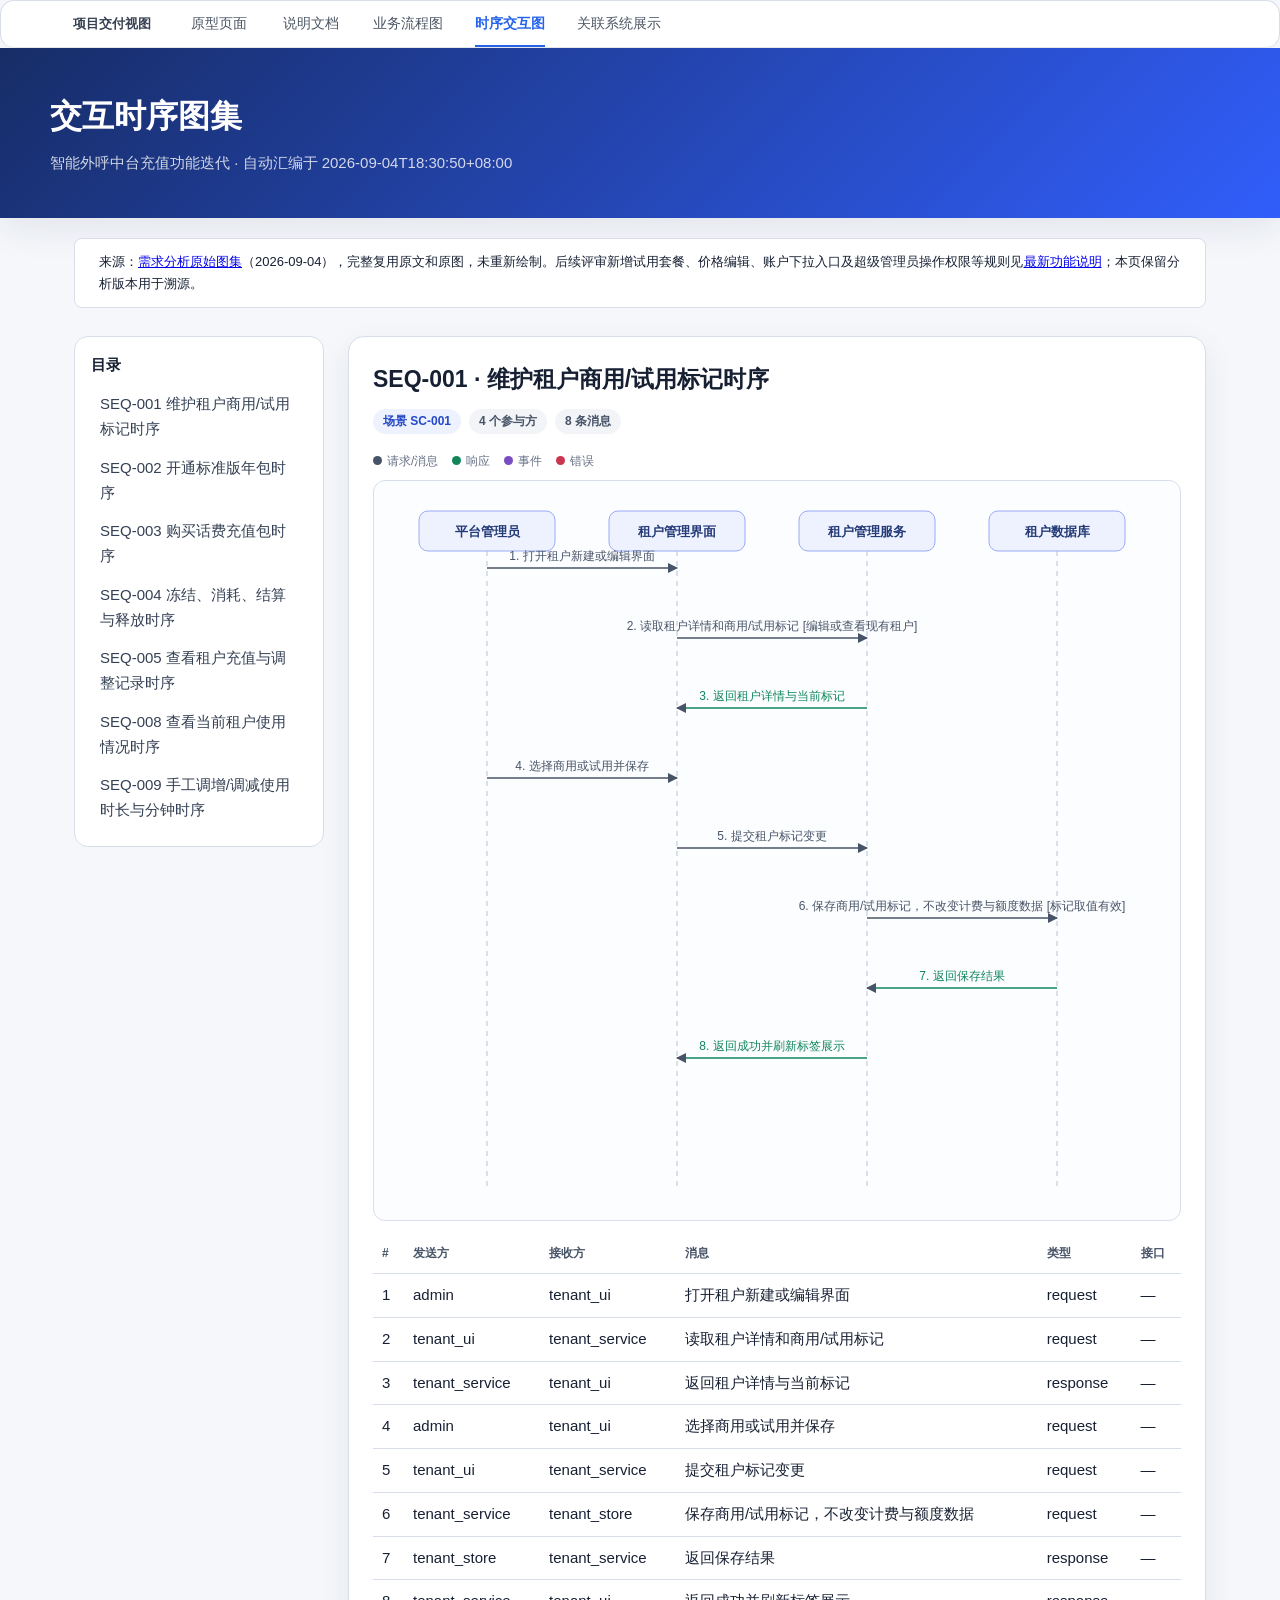
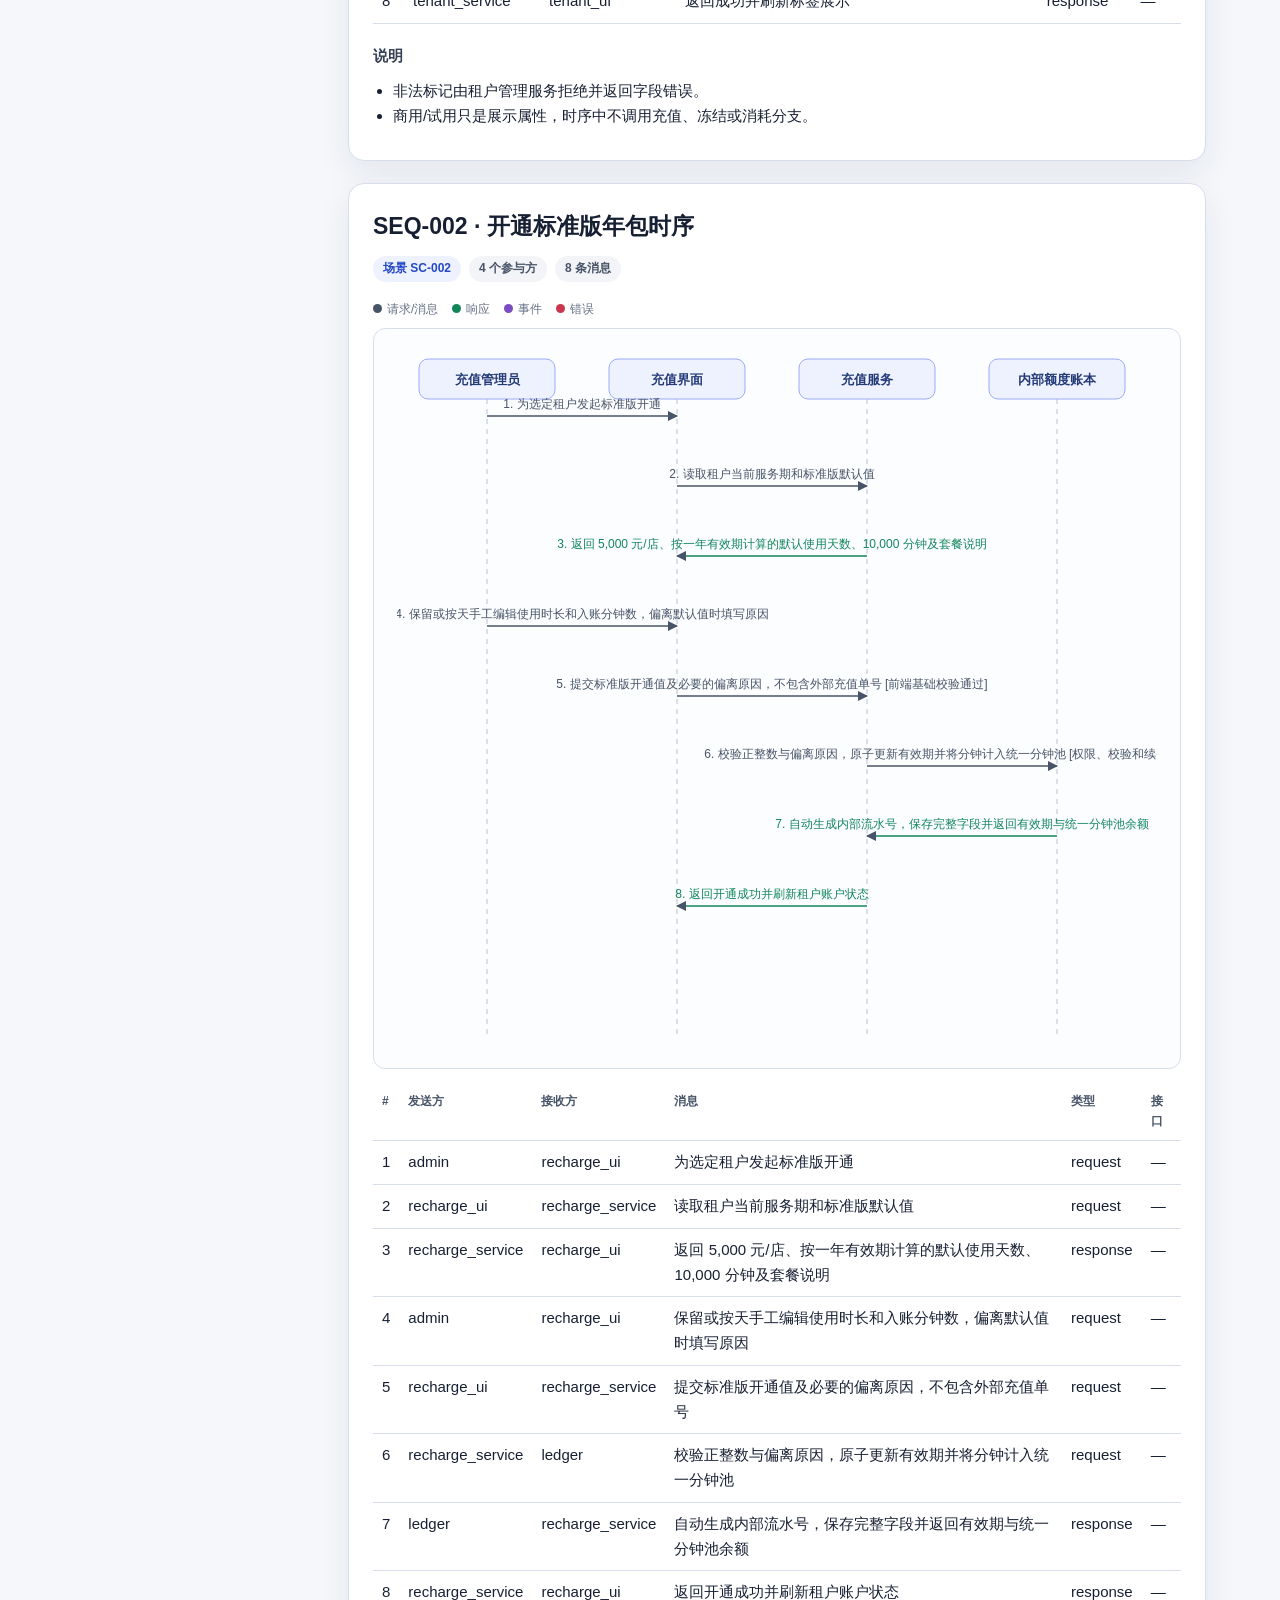
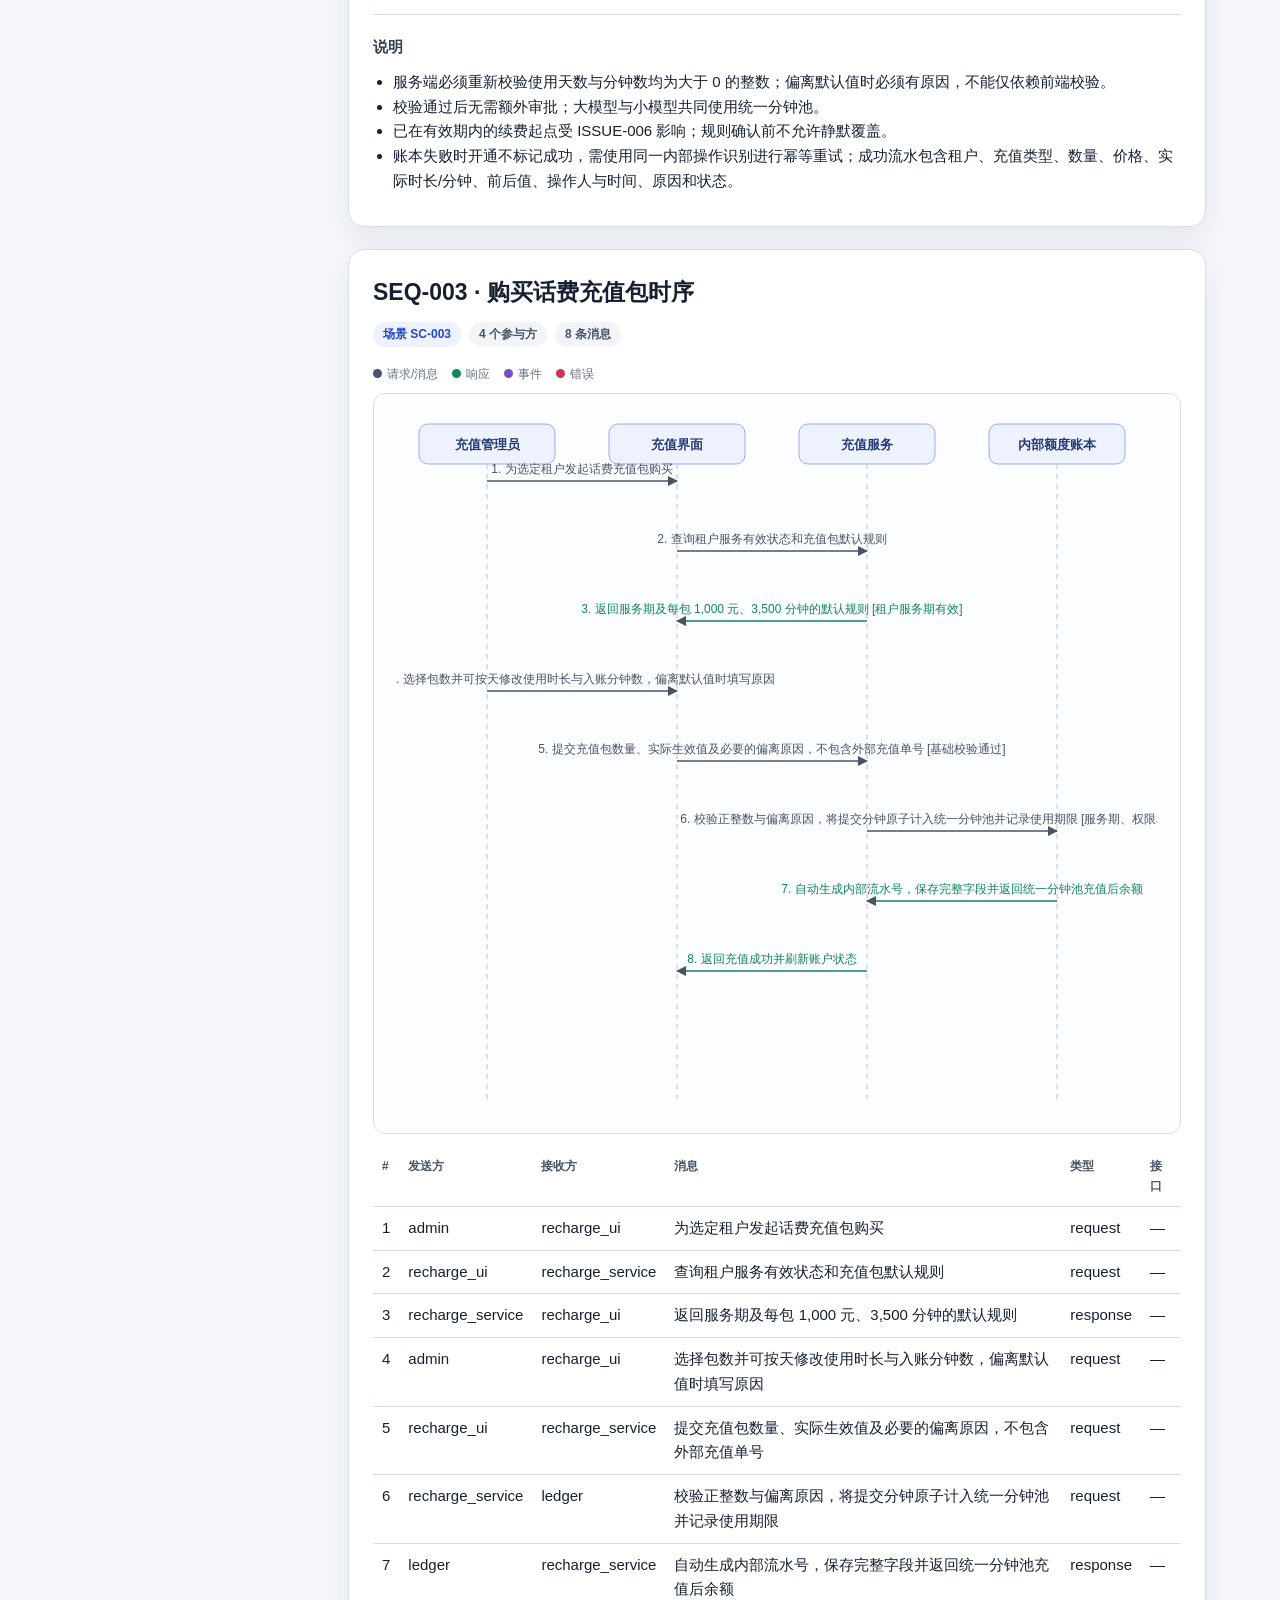
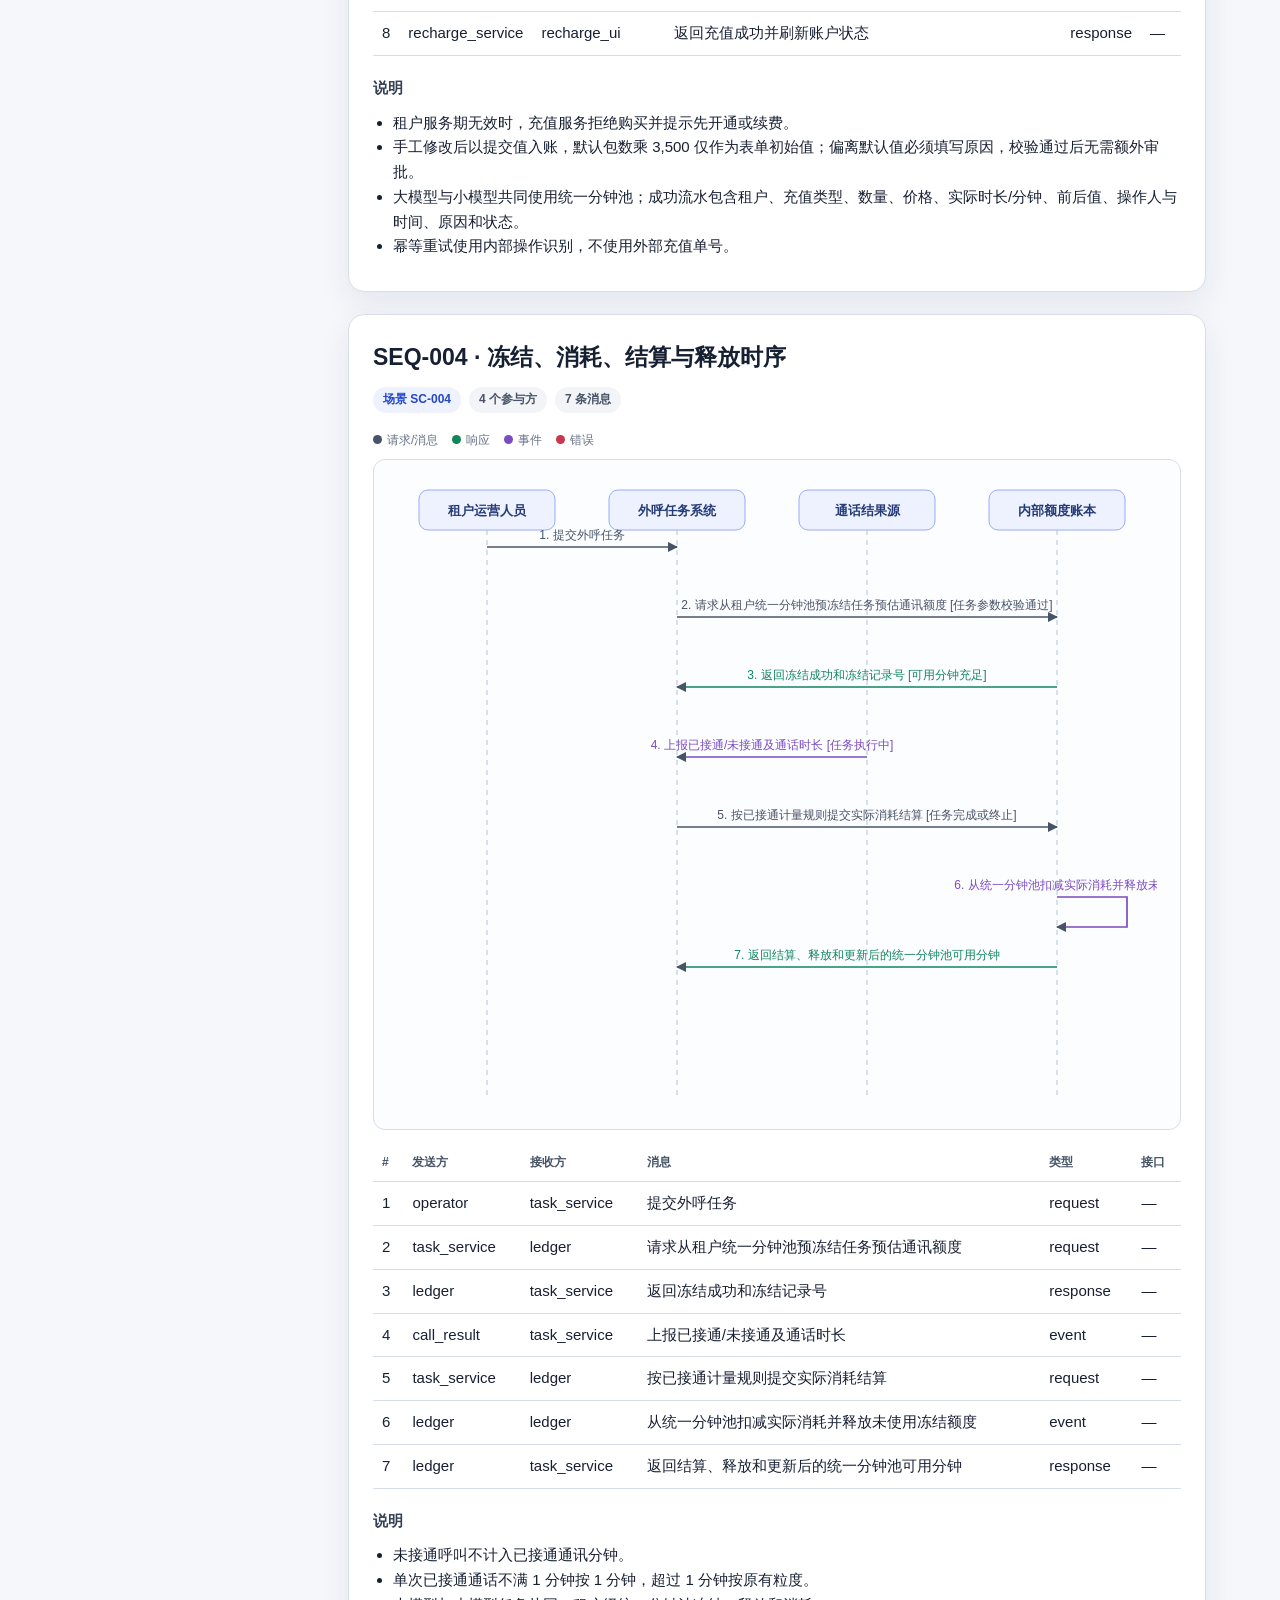
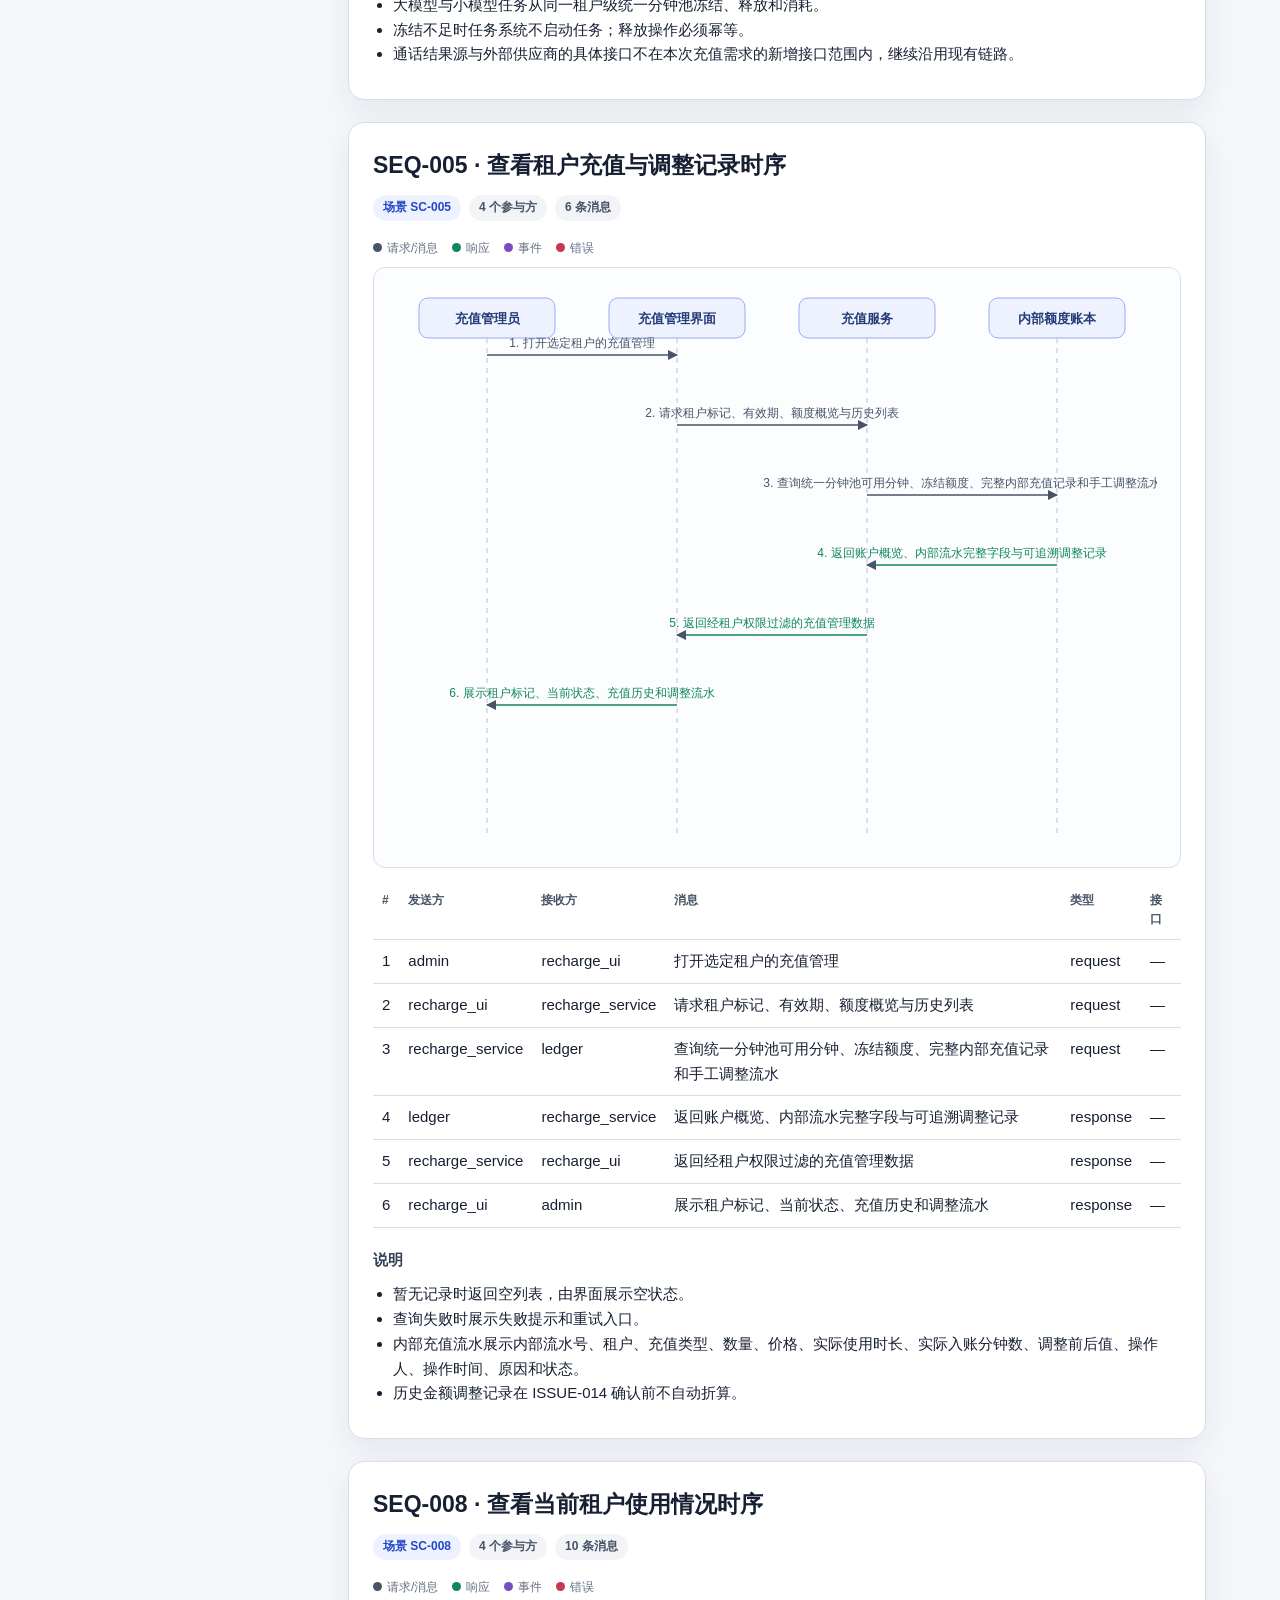
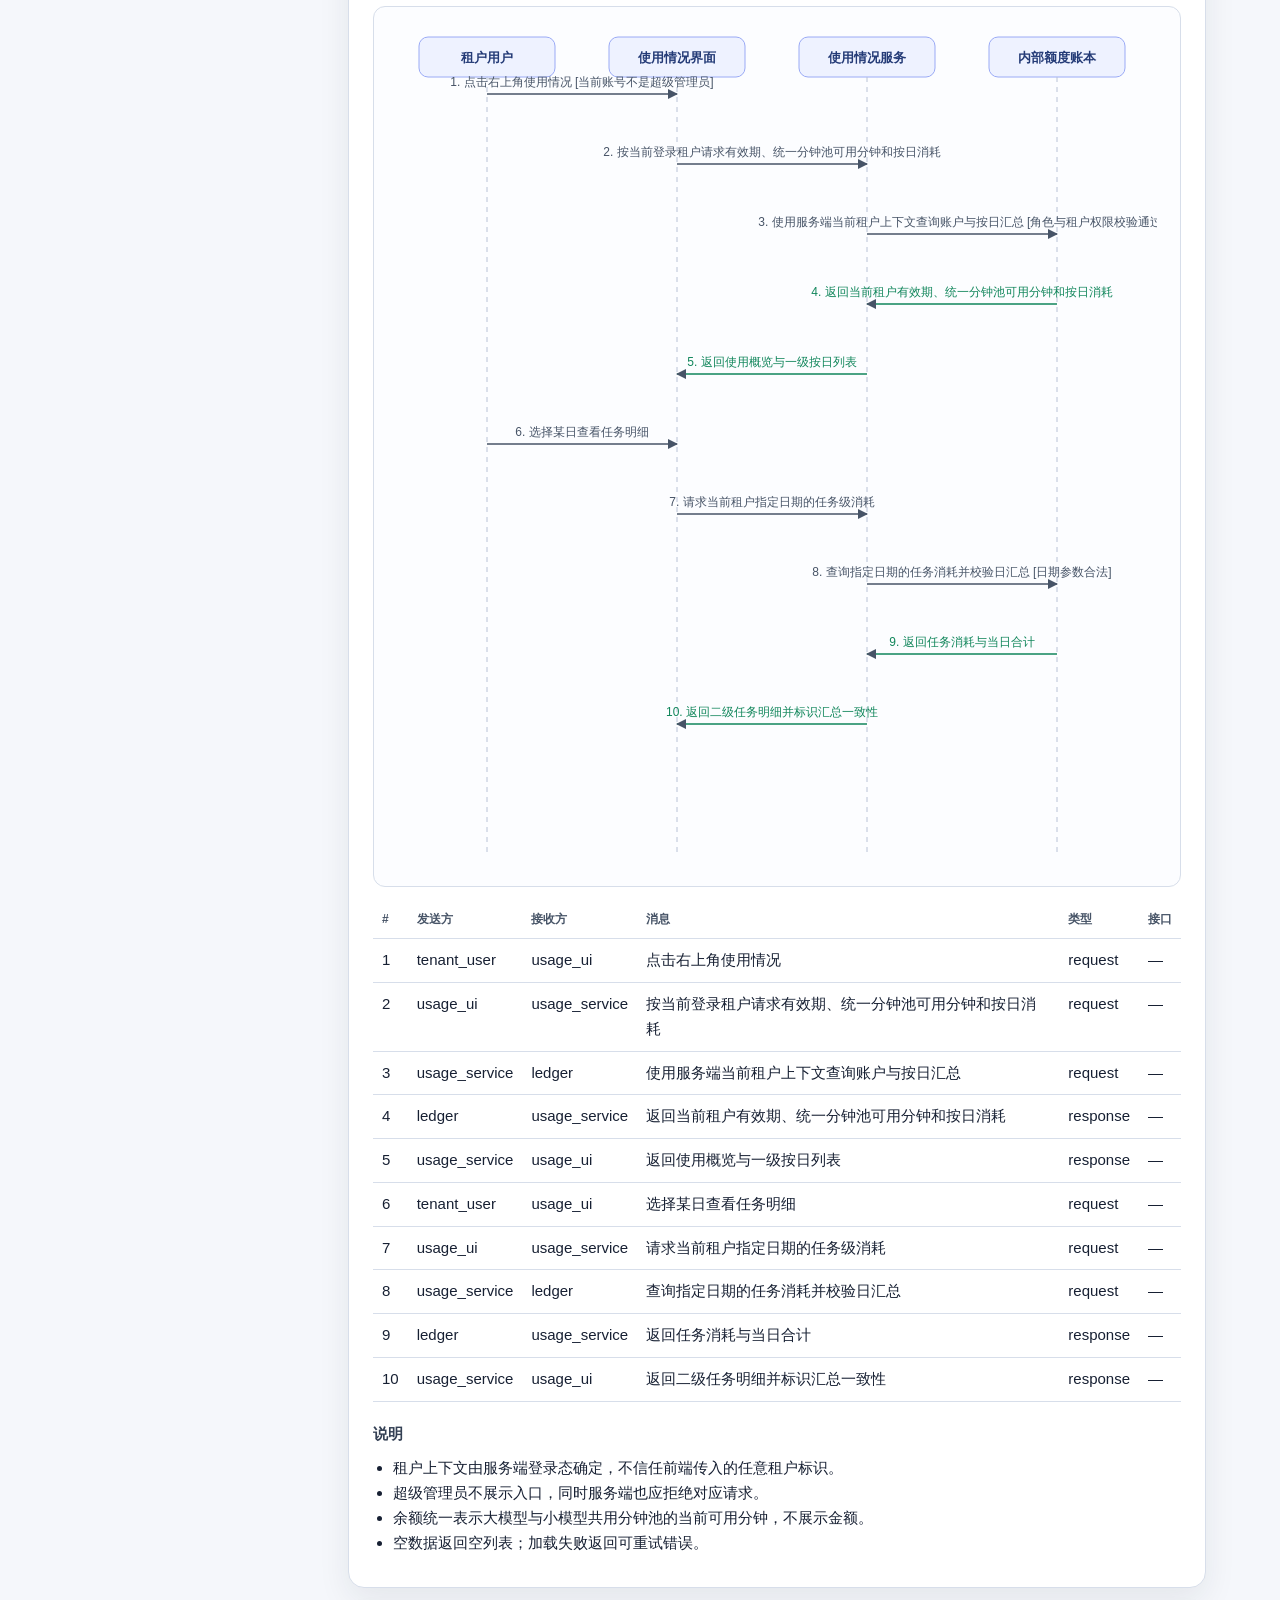
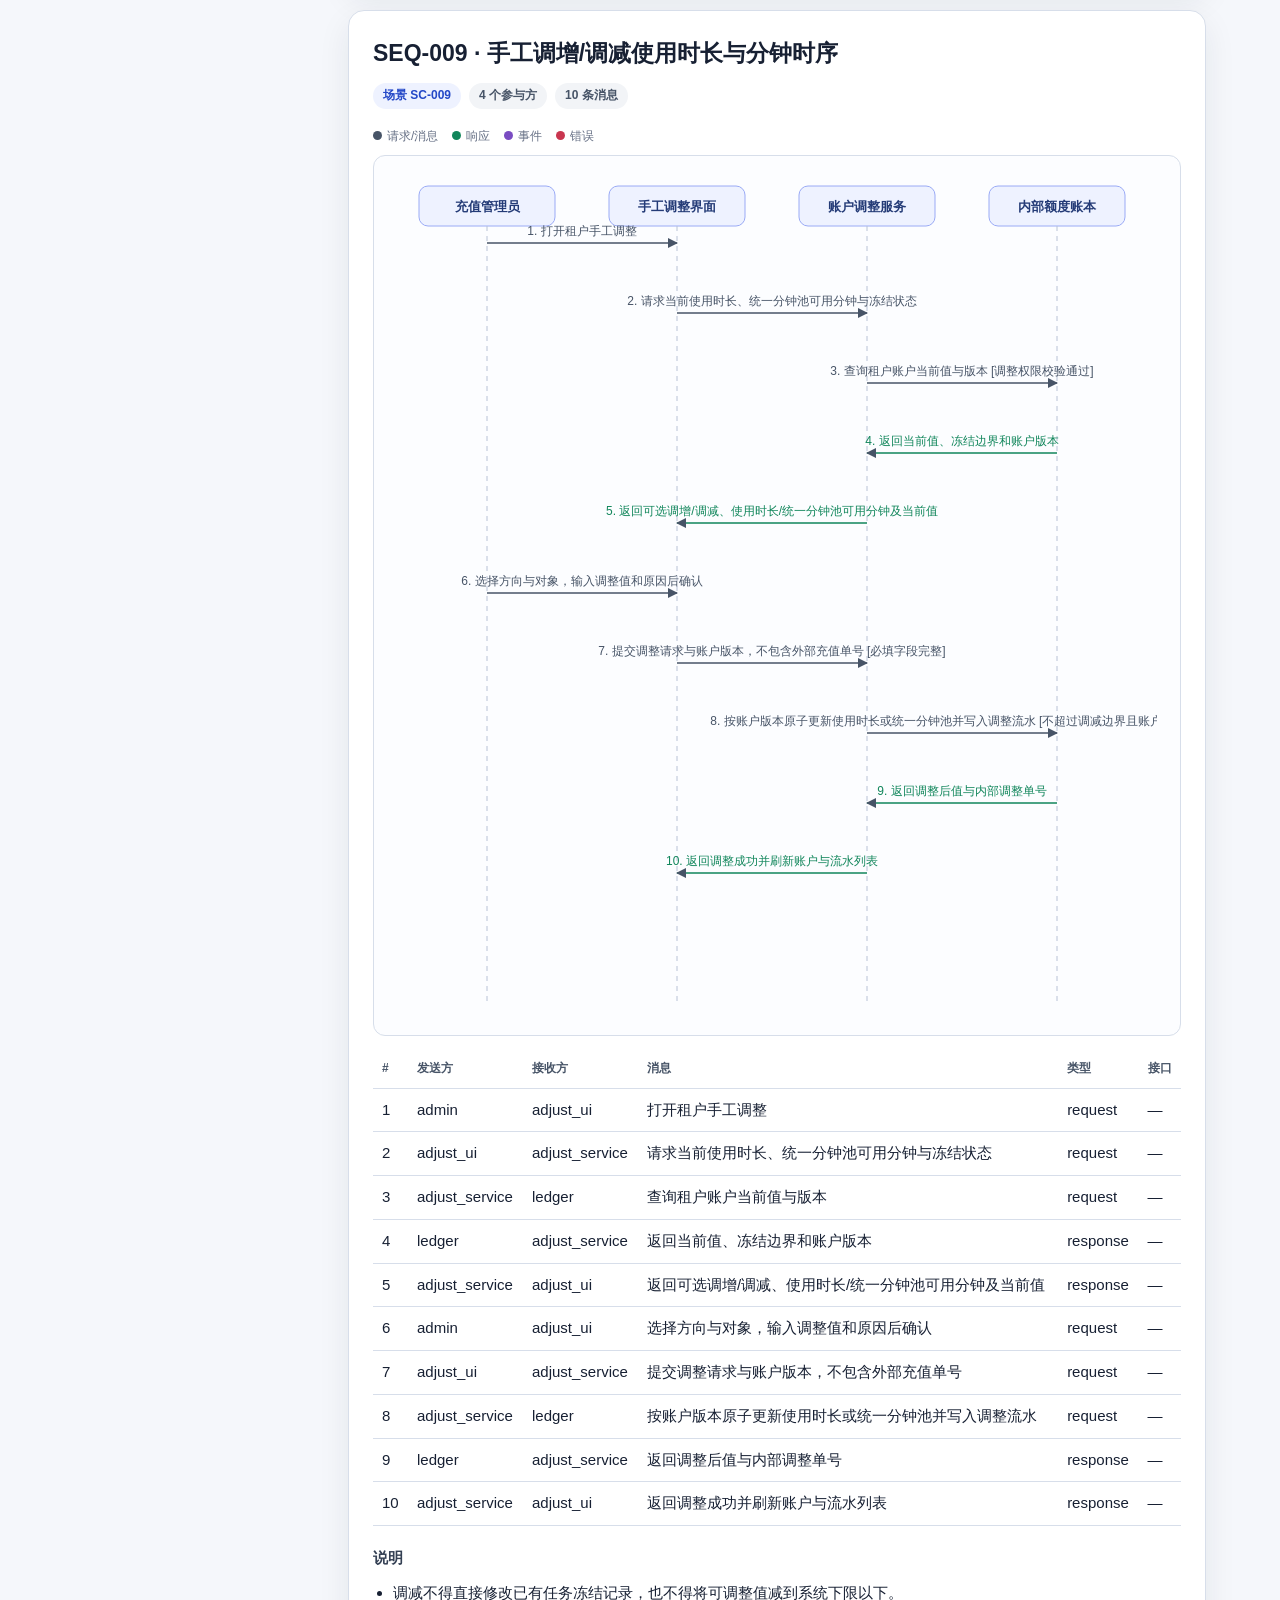
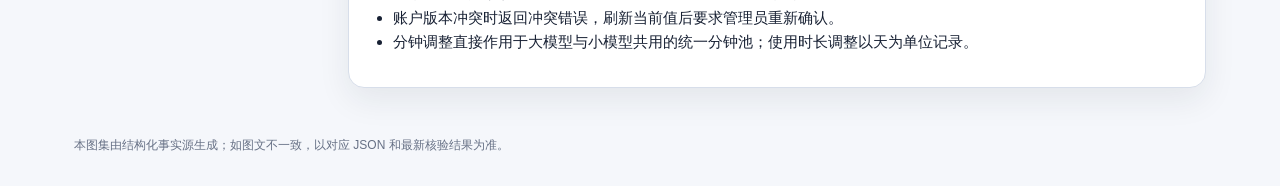
<file: flowcharts/sequence-interaction.html>
<!doctype html>
<html lang="zh-CN"><head><meta charset="utf-8"><meta name="viewport" content="width=device-width,initial-scale=1">
<title>交互时序图集 · 智能外呼中台充值功能迭代</title><style>
:root{--bg:#f5f7fb;--paper:#fff;--ink:#172033;--muted:#667085;--line:#d7deea;--primary:#315efb;--primary-soft:#eef2ff;--good:#11865b;--warn:#b76e00;--danger:#c9364f;--shadow:0 12px 32px rgba(23,32,51,.08)}
*{box-sizing:border-box}body{margin:0;background:var(--bg);color:var(--ink);font:15px/1.65 -apple-system,BlinkMacSystemFont,"Segoe UI","PingFang SC","Microsoft YaHei",sans-serif}
header{background:linear-gradient(135deg,#172d67,#315efb);color:#fff;padding:42px max(28px,calc((100vw - 1180px)/2));box-shadow:var(--shadow)}
header h1{margin:0 0 8px;font-size:32px}header p{margin:0;opacity:.8}.layout{max-width:1180px;margin:28px auto 72px;padding:0 24px;display:grid;grid-template-columns:250px minmax(0,1fr);gap:24px}
nav{position:sticky;top:20px;align-self:start;background:var(--paper);border:1px solid var(--line);border-radius:14px;padding:16px;max-height:calc(100vh - 40px);overflow:auto}
nav strong{display:block;margin-bottom:8px}nav a{display:block;color:#344054;text-decoration:none;padding:7px 9px;border-radius:8px}nav a:hover{background:var(--primary-soft);color:var(--primary)}main{min-width:0}.card{background:var(--paper);border:1px solid var(--line);border-radius:16px;box-shadow:var(--shadow);padding:24px;margin-bottom:22px;scroll-margin-top:20px}
.card h2{font-size:23px;margin:0 0 6px}.meta{display:flex;gap:8px;flex-wrap:wrap;margin:10px 0 18px}.badge{display:inline-flex;align-items:center;background:var(--primary-soft);color:#2448c7;border-radius:999px;padding:3px 10px;font-size:12px;font-weight:650}.badge.neutral{background:#f2f4f7;color:#475467}.section{margin-top:20px}.section h3{font-size:15px;margin:0 0 10px;color:#344054}.chips{display:flex;flex-wrap:wrap;gap:8px}.chip{border:1px solid var(--line);border-radius:999px;padding:4px 10px;background:#fff}
.muted{color:var(--muted)}ul.clean{margin:8px 0;padding-left:20px}.alt{border-left:4px solid #f2b84b;background:#fffbeb;padding:10px 14px;border-radius:0 10px 10px 0;margin:10px 0}.diagram{overflow:auto;border:1px solid var(--line);border-radius:12px;background:#fcfdff;padding:12px}.diagram svg{display:block;margin:auto}.message-table,.flow-table{width:100%;border-collapse:collapse;margin-top:14px}.message-table th,.message-table td,.flow-table th,.flow-table td{border-bottom:1px solid var(--line);padding:9px;text-align:left;vertical-align:top}.message-table th,.flow-table th{color:#475467;font-size:12px}.legend{display:flex;gap:14px;flex-wrap:wrap;color:var(--muted);font-size:12px;margin:8px 0}.dot{width:9px;height:9px;border-radius:50%;display:inline-block;margin-right:5px}.swimlane-note{margin:8px 0 0;color:var(--muted);font-size:12px}
footer{max-width:1180px;margin:-46px auto 30px;padding:0 24px;color:var(--muted);font-size:12px}@media(max-width:800px){.layout{grid-template-columns:1fr}nav{position:relative;top:0}header{padding:28px 24px}.card{padding:18px}}
</style><link rel="icon" href="data:,"></head>
<body data-delivery-diagram="sequence-interaction" data-diagram-state="ready" data-source-path="requirement-analysis/recharge-iteration/outputs/interaction-sequence-atlas.html" data-source-sha256="ae401859cfd634e21369807ea343712107c034dcaaf05ae6f6ab636915944575"><header><h1>交互时序图集</h1><p>智能外呼中台充值功能迭代 · 自动汇编于 2026-09-04T18:30:50+08:00</p></header>
<aside style="max-width:1132px;margin:20px auto 0;padding:12px 24px;background:#fff;border:1px solid #d7deea;border-radius:8px;font-size:13px;line-height:1.7">来源：<a href="../requirement-analysis/recharge-iteration/outputs/interaction-sequence-atlas.html" target="_blank" rel="noopener">需求分析原始图集</a>（2026-09-04），完整复用原文和原图，未重新绘制。后续评审新增试用套餐、价格编辑、账户下拉入口及超级管理员操作权限等规则见<a href="../docs/interaction.html" data-delivery-switch="docs">最新功能说明</a>；本页保留分析版本用于溯源。</aside>
<div class="layout"><nav><strong>目录</strong><a href="#SEQ-001">SEQ-001 维护租户商用/试用标记时序</a><a href="#SEQ-002">SEQ-002 开通标准版年包时序</a><a href="#SEQ-003">SEQ-003 购买话费充值包时序</a><a href="#SEQ-004">SEQ-004 冻结、消耗、结算与释放时序</a><a href="#SEQ-005">SEQ-005 查看租户充值与调整记录时序</a><a href="#SEQ-008">SEQ-008 查看当前租户使用情况时序</a><a href="#SEQ-009">SEQ-009 手工调增/调减使用时长与分钟时序</a></nav><main><article class="card" id="SEQ-001"><h2>SEQ-001 · 维护租户商用/试用标记时序</h2><div class="meta"><span class="badge">场景 SC-001</span><span class="badge neutral">4 个参与方</span><span class="badge neutral">8 条消息</span></div><div class="legend"><span><i class="dot" style="background:#475467"></i>请求/消息</span><span><i class="dot" style="background:#11865b"></i>响应</span><span><i class="dot" style="background:#7a4cc2"></i>事件</span><span><i class="dot" style="background:#c9364f"></i>错误</span></div><div class="diagram"><svg viewBox="0 0 760 715" width="760" height="715" role="img" aria-label="维护租户商用/试用标记时序"><defs><marker id="arrow" viewBox="0 0 10 10" refX="9" refY="5" markerWidth="6" markerHeight="6" orient="auto-start-reverse"><path d="M 0 0 L 10 5 L 0 10 z" fill="#475467"/></marker></defs><rect data-sequence-participant="SEQ-001-P1" x="22" y="18" width="136" height="40" rx="9" fill="#eef2ff" stroke="#9aaaf5"/><text x="90" y="43" text-anchor="middle" font-size="13" font-weight="650" fill="#243b77">平台管理员</text><line x1="90" y1="58" x2="90" y2="695" stroke="#b8c2d6" stroke-dasharray="5 5"/><rect data-sequence-participant="SEQ-001-P2" x="212" y="18" width="136" height="40" rx="9" fill="#eef2ff" stroke="#9aaaf5"/><text x="280" y="43" text-anchor="middle" font-size="13" font-weight="650" fill="#243b77">租户管理界面</text><line x1="280" y1="58" x2="280" y2="695" stroke="#b8c2d6" stroke-dasharray="5 5"/><rect data-sequence-participant="SEQ-001-P3" x="402" y="18" width="136" height="40" rx="9" fill="#eef2ff" stroke="#9aaaf5"/><text x="470" y="43" text-anchor="middle" font-size="13" font-weight="650" fill="#243b77">租户管理服务</text><line x1="470" y1="58" x2="470" y2="695" stroke="#b8c2d6" stroke-dasharray="5 5"/><rect data-sequence-participant="SEQ-001-P4" x="592" y="18" width="136" height="40" rx="9" fill="#eef2ff" stroke="#9aaaf5"/><text x="660" y="43" text-anchor="middle" font-size="13" font-weight="650" fill="#243b77">租户数据库</text><line x1="660" y1="58" x2="660" y2="695" stroke="#b8c2d6" stroke-dasharray="5 5"/><line data-sequence-message="SEQ-001-M1" x1="90" y1="75" x2="280" y2="75" stroke="#475467" stroke-width="1.7" marker-end="url(#arrow)"/><text x="185.0" y="67" text-anchor="middle" font-size="12" fill="#475467"><title>打开租户新建或编辑界面</title>1. 打开租户新建或编辑界面</text><line data-sequence-message="SEQ-001-M2" x1="280" y1="145" x2="470" y2="145" stroke="#475467" stroke-width="1.7" marker-end="url(#arrow)"/><text x="375.0" y="137" text-anchor="middle" font-size="12" fill="#475467"><title>读取租户详情和商用/试用标记</title>2. 读取租户详情和商用/试用标记 [编辑或查看现有租户]</text><line data-sequence-message="SEQ-001-M3" x1="470" y1="215" x2="280" y2="215" stroke="#11865b" stroke-width="1.7" marker-end="url(#arrow)"/><text x="375.0" y="207" text-anchor="middle" font-size="12" fill="#11865b"><title>返回租户详情与当前标记</title>3. 返回租户详情与当前标记</text><line data-sequence-message="SEQ-001-M4" x1="90" y1="285" x2="280" y2="285" stroke="#475467" stroke-width="1.7" marker-end="url(#arrow)"/><text x="185.0" y="277" text-anchor="middle" font-size="12" fill="#475467"><title>选择商用或试用并保存</title>4. 选择商用或试用并保存</text><line data-sequence-message="SEQ-001-M5" x1="280" y1="355" x2="470" y2="355" stroke="#475467" stroke-width="1.7" marker-end="url(#arrow)"/><text x="375.0" y="347" text-anchor="middle" font-size="12" fill="#475467"><title>提交租户标记变更</title>5. 提交租户标记变更</text><line data-sequence-message="SEQ-001-M6" x1="470" y1="425" x2="660" y2="425" stroke="#475467" stroke-width="1.7" marker-end="url(#arrow)"/><text x="565.0" y="417" text-anchor="middle" font-size="12" fill="#475467"><title>保存商用/试用标记，不改变计费与额度数据</title>6. 保存商用/试用标记，不改变计费与额度数据 [标记取值有效]</text><line data-sequence-message="SEQ-001-M7" x1="660" y1="495" x2="470" y2="495" stroke="#11865b" stroke-width="1.7" marker-end="url(#arrow)"/><text x="565.0" y="487" text-anchor="middle" font-size="12" fill="#11865b"><title>返回保存结果</title>7. 返回保存结果</text><line data-sequence-message="SEQ-001-M8" x1="470" y1="565" x2="280" y2="565" stroke="#11865b" stroke-width="1.7" marker-end="url(#arrow)"/><text x="375.0" y="557" text-anchor="middle" font-size="12" fill="#11865b"><title>返回成功并刷新标签展示</title>8. 返回成功并刷新标签展示</text></svg></div><div class="source-table-scroll" style="max-width:100%;overflow-x:auto"><table class="message-table"><thead><tr><th>#</th><th>发送方</th><th>接收方</th><th>消息</th><th>类型</th><th>接口</th></tr></thead><tbody><tr><td>1</td><td>admin</td><td>tenant_ui</td><td>打开租户新建或编辑界面</td><td>request</td><td>—</td></tr><tr><td>2</td><td>tenant_ui</td><td>tenant_service</td><td>读取租户详情和商用/试用标记</td><td>request</td><td>—</td></tr><tr><td>3</td><td>tenant_service</td><td>tenant_ui</td><td>返回租户详情与当前标记</td><td>response</td><td>—</td></tr><tr><td>4</td><td>admin</td><td>tenant_ui</td><td>选择商用或试用并保存</td><td>request</td><td>—</td></tr><tr><td>5</td><td>tenant_ui</td><td>tenant_service</td><td>提交租户标记变更</td><td>request</td><td>—</td></tr><tr><td>6</td><td>tenant_service</td><td>tenant_store</td><td>保存商用/试用标记，不改变计费与额度数据</td><td>request</td><td>—</td></tr><tr><td>7</td><td>tenant_store</td><td>tenant_service</td><td>返回保存结果</td><td>response</td><td>—</td></tr><tr><td>8</td><td>tenant_service</td><td>tenant_ui</td><td>返回成功并刷新标签展示</td><td>response</td><td>—</td></tr></tbody></table></div><div class="section"><h3>说明</h3><ul class="clean"><li>非法标记由租户管理服务拒绝并返回字段错误。</li><li>商用/试用只是展示属性，时序中不调用充值、冻结或消耗分支。</li></ul></div></article><article class="card" id="SEQ-002"><h2>SEQ-002 · 开通标准版年包时序</h2><div class="meta"><span class="badge">场景 SC-002</span><span class="badge neutral">4 个参与方</span><span class="badge neutral">8 条消息</span></div><div class="legend"><span><i class="dot" style="background:#475467"></i>请求/消息</span><span><i class="dot" style="background:#11865b"></i>响应</span><span><i class="dot" style="background:#7a4cc2"></i>事件</span><span><i class="dot" style="background:#c9364f"></i>错误</span></div><div class="diagram"><svg viewBox="0 0 760 715" width="760" height="715" role="img" aria-label="开通标准版年包时序"><defs><marker id="arrow" viewBox="0 0 10 10" refX="9" refY="5" markerWidth="6" markerHeight="6" orient="auto-start-reverse"><path d="M 0 0 L 10 5 L 0 10 z" fill="#475467"/></marker></defs><rect data-sequence-participant="SEQ-002-P1" x="22" y="18" width="136" height="40" rx="9" fill="#eef2ff" stroke="#9aaaf5"/><text x="90" y="43" text-anchor="middle" font-size="13" font-weight="650" fill="#243b77">充值管理员</text><line x1="90" y1="58" x2="90" y2="695" stroke="#b8c2d6" stroke-dasharray="5 5"/><rect data-sequence-participant="SEQ-002-P2" x="212" y="18" width="136" height="40" rx="9" fill="#eef2ff" stroke="#9aaaf5"/><text x="280" y="43" text-anchor="middle" font-size="13" font-weight="650" fill="#243b77">充值界面</text><line x1="280" y1="58" x2="280" y2="695" stroke="#b8c2d6" stroke-dasharray="5 5"/><rect data-sequence-participant="SEQ-002-P3" x="402" y="18" width="136" height="40" rx="9" fill="#eef2ff" stroke="#9aaaf5"/><text x="470" y="43" text-anchor="middle" font-size="13" font-weight="650" fill="#243b77">充值服务</text><line x1="470" y1="58" x2="470" y2="695" stroke="#b8c2d6" stroke-dasharray="5 5"/><rect data-sequence-participant="SEQ-002-P4" x="592" y="18" width="136" height="40" rx="9" fill="#eef2ff" stroke="#9aaaf5"/><text x="660" y="43" text-anchor="middle" font-size="13" font-weight="650" fill="#243b77">内部额度账本</text><line x1="660" y1="58" x2="660" y2="695" stroke="#b8c2d6" stroke-dasharray="5 5"/><line data-sequence-message="SEQ-002-M1" x1="90" y1="75" x2="280" y2="75" stroke="#475467" stroke-width="1.7" marker-end="url(#arrow)"/><text x="185.0" y="67" text-anchor="middle" font-size="12" fill="#475467"><title>为选定租户发起标准版开通</title>1. 为选定租户发起标准版开通</text><line data-sequence-message="SEQ-002-M2" x1="280" y1="145" x2="470" y2="145" stroke="#475467" stroke-width="1.7" marker-end="url(#arrow)"/><text x="375.0" y="137" text-anchor="middle" font-size="12" fill="#475467"><title>读取租户当前服务期和标准版默认值</title>2. 读取租户当前服务期和标准版默认值</text><line data-sequence-message="SEQ-002-M3" x1="470" y1="215" x2="280" y2="215" stroke="#11865b" stroke-width="1.7" marker-end="url(#arrow)"/><text x="375.0" y="207" text-anchor="middle" font-size="12" fill="#11865b"><title>返回 5,000 元/店、按一年有效期计算的默认使用天数、10,000 分钟及套餐说明</title>3. 返回 5,000 元/店、按一年有效期计算的默认使用天数、10,000 分钟及套餐说明</text><line data-sequence-message="SEQ-002-M4" x1="90" y1="285" x2="280" y2="285" stroke="#475467" stroke-width="1.7" marker-end="url(#arrow)"/><text x="185.0" y="277" text-anchor="middle" font-size="12" fill="#475467"><title>保留或按天手工编辑使用时长和入账分钟数，偏离默认值时填写原因</title>4. 保留或按天手工编辑使用时长和入账分钟数，偏离默认值时填写原因</text><line data-sequence-message="SEQ-002-M5" x1="280" y1="355" x2="470" y2="355" stroke="#475467" stroke-width="1.7" marker-end="url(#arrow)"/><text x="375.0" y="347" text-anchor="middle" font-size="12" fill="#475467"><title>提交标准版开通值及必要的偏离原因，不包含外部充值单号</title>5. 提交标准版开通值及必要的偏离原因，不包含外部充值单号 [前端基础校验通过]</text><line data-sequence-message="SEQ-002-M6" x1="470" y1="425" x2="660" y2="425" stroke="#475467" stroke-width="1.7" marker-end="url(#arrow)"/><text x="565.0" y="417" text-anchor="middle" font-size="12" fill="#475467"><title>校验正整数与偏离原因，原子更新有效期并将分钟计入统一分钟池</title>6. 校验正整数与偏离原因，原子更新有效期并将分钟计入统一分钟池 [权限、校验和续费规则通过]</text><line data-sequence-message="SEQ-002-M7" x1="660" y1="495" x2="470" y2="495" stroke="#11865b" stroke-width="1.7" marker-end="url(#arrow)"/><text x="565.0" y="487" text-anchor="middle" font-size="12" fill="#11865b"><title>自动生成内部流水号，保存完整字段并返回有效期与统一分钟池余额</title>7. 自动生成内部流水号，保存完整字段并返回有效期与统一分钟池余额</text><line data-sequence-message="SEQ-002-M8" x1="470" y1="565" x2="280" y2="565" stroke="#11865b" stroke-width="1.7" marker-end="url(#arrow)"/><text x="375.0" y="557" text-anchor="middle" font-size="12" fill="#11865b"><title>返回开通成功并刷新租户账户状态</title>8. 返回开通成功并刷新租户账户状态</text></svg></div><div class="source-table-scroll" style="max-width:100%;overflow-x:auto"><table class="message-table"><thead><tr><th>#</th><th>发送方</th><th>接收方</th><th>消息</th><th>类型</th><th>接口</th></tr></thead><tbody><tr><td>1</td><td>admin</td><td>recharge_ui</td><td>为选定租户发起标准版开通</td><td>request</td><td>—</td></tr><tr><td>2</td><td>recharge_ui</td><td>recharge_service</td><td>读取租户当前服务期和标准版默认值</td><td>request</td><td>—</td></tr><tr><td>3</td><td>recharge_service</td><td>recharge_ui</td><td>返回 5,000 元/店、按一年有效期计算的默认使用天数、10,000 分钟及套餐说明</td><td>response</td><td>—</td></tr><tr><td>4</td><td>admin</td><td>recharge_ui</td><td>保留或按天手工编辑使用时长和入账分钟数，偏离默认值时填写原因</td><td>request</td><td>—</td></tr><tr><td>5</td><td>recharge_ui</td><td>recharge_service</td><td>提交标准版开通值及必要的偏离原因，不包含外部充值单号</td><td>request</td><td>—</td></tr><tr><td>6</td><td>recharge_service</td><td>ledger</td><td>校验正整数与偏离原因，原子更新有效期并将分钟计入统一分钟池</td><td>request</td><td>—</td></tr><tr><td>7</td><td>ledger</td><td>recharge_service</td><td>自动生成内部流水号，保存完整字段并返回有效期与统一分钟池余额</td><td>response</td><td>—</td></tr><tr><td>8</td><td>recharge_service</td><td>recharge_ui</td><td>返回开通成功并刷新租户账户状态</td><td>response</td><td>—</td></tr></tbody></table></div><div class="section"><h3>说明</h3><ul class="clean"><li>服务端必须重新校验使用天数与分钟数均为大于 0 的整数；偏离默认值时必须有原因，不能仅依赖前端校验。</li><li>校验通过后无需额外审批；大模型与小模型共同使用统一分钟池。</li><li>已在有效期内的续费起点受 ISSUE-006 影响；规则确认前不允许静默覆盖。</li><li>账本失败时开通不标记成功，需使用同一内部操作识别进行幂等重试；成功流水包含租户、充值类型、数量、价格、实际时长/分钟、前后值、操作人与时间、原因和状态。</li></ul></div></article><article class="card" id="SEQ-003"><h2>SEQ-003 · 购买话费充值包时序</h2><div class="meta"><span class="badge">场景 SC-003</span><span class="badge neutral">4 个参与方</span><span class="badge neutral">8 条消息</span></div><div class="legend"><span><i class="dot" style="background:#475467"></i>请求/消息</span><span><i class="dot" style="background:#11865b"></i>响应</span><span><i class="dot" style="background:#7a4cc2"></i>事件</span><span><i class="dot" style="background:#c9364f"></i>错误</span></div><div class="diagram"><svg viewBox="0 0 760 715" width="760" height="715" role="img" aria-label="购买话费充值包时序"><defs><marker id="arrow" viewBox="0 0 10 10" refX="9" refY="5" markerWidth="6" markerHeight="6" orient="auto-start-reverse"><path d="M 0 0 L 10 5 L 0 10 z" fill="#475467"/></marker></defs><rect data-sequence-participant="SEQ-003-P1" x="22" y="18" width="136" height="40" rx="9" fill="#eef2ff" stroke="#9aaaf5"/><text x="90" y="43" text-anchor="middle" font-size="13" font-weight="650" fill="#243b77">充值管理员</text><line x1="90" y1="58" x2="90" y2="695" stroke="#b8c2d6" stroke-dasharray="5 5"/><rect data-sequence-participant="SEQ-003-P2" x="212" y="18" width="136" height="40" rx="9" fill="#eef2ff" stroke="#9aaaf5"/><text x="280" y="43" text-anchor="middle" font-size="13" font-weight="650" fill="#243b77">充值界面</text><line x1="280" y1="58" x2="280" y2="695" stroke="#b8c2d6" stroke-dasharray="5 5"/><rect data-sequence-participant="SEQ-003-P3" x="402" y="18" width="136" height="40" rx="9" fill="#eef2ff" stroke="#9aaaf5"/><text x="470" y="43" text-anchor="middle" font-size="13" font-weight="650" fill="#243b77">充值服务</text><line x1="470" y1="58" x2="470" y2="695" stroke="#b8c2d6" stroke-dasharray="5 5"/><rect data-sequence-participant="SEQ-003-P4" x="592" y="18" width="136" height="40" rx="9" fill="#eef2ff" stroke="#9aaaf5"/><text x="660" y="43" text-anchor="middle" font-size="13" font-weight="650" fill="#243b77">内部额度账本</text><line x1="660" y1="58" x2="660" y2="695" stroke="#b8c2d6" stroke-dasharray="5 5"/><line data-sequence-message="SEQ-003-M1" x1="90" y1="75" x2="280" y2="75" stroke="#475467" stroke-width="1.7" marker-end="url(#arrow)"/><text x="185.0" y="67" text-anchor="middle" font-size="12" fill="#475467"><title>为选定租户发起话费充值包购买</title>1. 为选定租户发起话费充值包购买</text><line data-sequence-message="SEQ-003-M2" x1="280" y1="145" x2="470" y2="145" stroke="#475467" stroke-width="1.7" marker-end="url(#arrow)"/><text x="375.0" y="137" text-anchor="middle" font-size="12" fill="#475467"><title>查询租户服务有效状态和充值包默认规则</title>2. 查询租户服务有效状态和充值包默认规则</text><line data-sequence-message="SEQ-003-M3" x1="470" y1="215" x2="280" y2="215" stroke="#11865b" stroke-width="1.7" marker-end="url(#arrow)"/><text x="375.0" y="207" text-anchor="middle" font-size="12" fill="#11865b"><title>返回服务期及每包 1,000 元、3,500 分钟的默认规则</title>3. 返回服务期及每包 1,000 元、3,500 分钟的默认规则 [租户服务期有效]</text><line data-sequence-message="SEQ-003-M4" x1="90" y1="285" x2="280" y2="285" stroke="#475467" stroke-width="1.7" marker-end="url(#arrow)"/><text x="185.0" y="277" text-anchor="middle" font-size="12" fill="#475467"><title>选择包数并可按天修改使用时长与入账分钟数，偏离默认值时填写原因</title>4. 选择包数并可按天修改使用时长与入账分钟数，偏离默认值时填写原因</text><line data-sequence-message="SEQ-003-M5" x1="280" y1="355" x2="470" y2="355" stroke="#475467" stroke-width="1.7" marker-end="url(#arrow)"/><text x="375.0" y="347" text-anchor="middle" font-size="12" fill="#475467"><title>提交充值包数量、实际生效值及必要的偏离原因，不包含外部充值单号</title>5. 提交充值包数量、实际生效值及必要的偏离原因，不包含外部充值单号 [基础校验通过]</text><line data-sequence-message="SEQ-003-M6" x1="470" y1="425" x2="660" y2="425" stroke="#475467" stroke-width="1.7" marker-end="url(#arrow)"/><text x="565.0" y="417" text-anchor="middle" font-size="12" fill="#475467"><title>校验正整数与偏离原因，将提交分钟原子计入统一分钟池并记录使用期限</title>6. 校验正整数与偏离原因，将提交分钟原子计入统一分钟池并记录使用期限 [服务期、权限和数值校验通过]</text><line data-sequence-message="SEQ-003-M7" x1="660" y1="495" x2="470" y2="495" stroke="#11865b" stroke-width="1.7" marker-end="url(#arrow)"/><text x="565.0" y="487" text-anchor="middle" font-size="12" fill="#11865b"><title>自动生成内部流水号，保存完整字段并返回统一分钟池充值后余额</title>7. 自动生成内部流水号，保存完整字段并返回统一分钟池充值后余额</text><line data-sequence-message="SEQ-003-M8" x1="470" y1="565" x2="280" y2="565" stroke="#11865b" stroke-width="1.7" marker-end="url(#arrow)"/><text x="375.0" y="557" text-anchor="middle" font-size="12" fill="#11865b"><title>返回充值成功并刷新账户状态</title>8. 返回充值成功并刷新账户状态</text></svg></div><div class="source-table-scroll" style="max-width:100%;overflow-x:auto"><table class="message-table"><thead><tr><th>#</th><th>发送方</th><th>接收方</th><th>消息</th><th>类型</th><th>接口</th></tr></thead><tbody><tr><td>1</td><td>admin</td><td>recharge_ui</td><td>为选定租户发起话费充值包购买</td><td>request</td><td>—</td></tr><tr><td>2</td><td>recharge_ui</td><td>recharge_service</td><td>查询租户服务有效状态和充值包默认规则</td><td>request</td><td>—</td></tr><tr><td>3</td><td>recharge_service</td><td>recharge_ui</td><td>返回服务期及每包 1,000 元、3,500 分钟的默认规则</td><td>response</td><td>—</td></tr><tr><td>4</td><td>admin</td><td>recharge_ui</td><td>选择包数并可按天修改使用时长与入账分钟数，偏离默认值时填写原因</td><td>request</td><td>—</td></tr><tr><td>5</td><td>recharge_ui</td><td>recharge_service</td><td>提交充值包数量、实际生效值及必要的偏离原因，不包含外部充值单号</td><td>request</td><td>—</td></tr><tr><td>6</td><td>recharge_service</td><td>ledger</td><td>校验正整数与偏离原因，将提交分钟原子计入统一分钟池并记录使用期限</td><td>request</td><td>—</td></tr><tr><td>7</td><td>ledger</td><td>recharge_service</td><td>自动生成内部流水号，保存完整字段并返回统一分钟池充值后余额</td><td>response</td><td>—</td></tr><tr><td>8</td><td>recharge_service</td><td>recharge_ui</td><td>返回充值成功并刷新账户状态</td><td>response</td><td>—</td></tr></tbody></table></div><div class="section"><h3>说明</h3><ul class="clean"><li>租户服务期无效时，充值服务拒绝购买并提示先开通或续费。</li><li>手工修改后以提交值入账，默认包数乘 3,500 仅作为表单初始值；偏离默认值必须填写原因，校验通过后无需额外审批。</li><li>大模型与小模型共同使用统一分钟池；成功流水包含租户、充值类型、数量、价格、实际时长/分钟、前后值、操作人与时间、原因和状态。</li><li>幂等重试使用内部操作识别，不使用外部充值单号。</li></ul></div></article><article class="card" id="SEQ-004"><h2>SEQ-004 · 冻结、消耗、结算与释放时序</h2><div class="meta"><span class="badge">场景 SC-004</span><span class="badge neutral">4 个参与方</span><span class="badge neutral">7 条消息</span></div><div class="legend"><span><i class="dot" style="background:#475467"></i>请求/消息</span><span><i class="dot" style="background:#11865b"></i>响应</span><span><i class="dot" style="background:#7a4cc2"></i>事件</span><span><i class="dot" style="background:#c9364f"></i>错误</span></div><div class="diagram"><svg viewBox="0 0 760 645" width="760" height="645" role="img" aria-label="冻结、消耗、结算与释放时序"><defs><marker id="arrow" viewBox="0 0 10 10" refX="9" refY="5" markerWidth="6" markerHeight="6" orient="auto-start-reverse"><path d="M 0 0 L 10 5 L 0 10 z" fill="#475467"/></marker></defs><rect data-sequence-participant="SEQ-004-P1" x="22" y="18" width="136" height="40" rx="9" fill="#eef2ff" stroke="#9aaaf5"/><text x="90" y="43" text-anchor="middle" font-size="13" font-weight="650" fill="#243b77">租户运营人员</text><line x1="90" y1="58" x2="90" y2="625" stroke="#b8c2d6" stroke-dasharray="5 5"/><rect data-sequence-participant="SEQ-004-P2" x="212" y="18" width="136" height="40" rx="9" fill="#eef2ff" stroke="#9aaaf5"/><text x="280" y="43" text-anchor="middle" font-size="13" font-weight="650" fill="#243b77">外呼任务系统</text><line x1="280" y1="58" x2="280" y2="625" stroke="#b8c2d6" stroke-dasharray="5 5"/><rect data-sequence-participant="SEQ-004-P3" x="402" y="18" width="136" height="40" rx="9" fill="#eef2ff" stroke="#9aaaf5"/><text x="470" y="43" text-anchor="middle" font-size="13" font-weight="650" fill="#243b77">通话结果源</text><line x1="470" y1="58" x2="470" y2="625" stroke="#b8c2d6" stroke-dasharray="5 5"/><rect data-sequence-participant="SEQ-004-P4" x="592" y="18" width="136" height="40" rx="9" fill="#eef2ff" stroke="#9aaaf5"/><text x="660" y="43" text-anchor="middle" font-size="13" font-weight="650" fill="#243b77">内部额度账本</text><line x1="660" y1="58" x2="660" y2="625" stroke="#b8c2d6" stroke-dasharray="5 5"/><line data-sequence-message="SEQ-004-M1" x1="90" y1="75" x2="280" y2="75" stroke="#475467" stroke-width="1.7" marker-end="url(#arrow)"/><text x="185.0" y="67" text-anchor="middle" font-size="12" fill="#475467"><title>提交外呼任务</title>1. 提交外呼任务</text><line data-sequence-message="SEQ-004-M2" x1="280" y1="145" x2="660" y2="145" stroke="#475467" stroke-width="1.7" marker-end="url(#arrow)"/><text x="470.0" y="137" text-anchor="middle" font-size="12" fill="#475467"><title>请求从租户统一分钟池预冻结任务预估通讯额度</title>2. 请求从租户统一分钟池预冻结任务预估通讯额度 [任务参数校验通过]</text><line data-sequence-message="SEQ-004-M3" x1="660" y1="215" x2="280" y2="215" stroke="#11865b" stroke-width="1.7" marker-end="url(#arrow)"/><text x="470.0" y="207" text-anchor="middle" font-size="12" fill="#11865b"><title>返回冻结成功和冻结记录号</title>3. 返回冻结成功和冻结记录号 [可用分钟充足]</text><line data-sequence-message="SEQ-004-M4" x1="470" y1="285" x2="280" y2="285" stroke="#7a4cc2" stroke-width="1.7" marker-end="url(#arrow)"/><text x="375.0" y="277" text-anchor="middle" font-size="12" fill="#7a4cc2"><title>上报已接通/未接通及通话时长</title>4. 上报已接通/未接通及通话时长 [任务执行中]</text><line data-sequence-message="SEQ-004-M5" x1="280" y1="355" x2="660" y2="355" stroke="#475467" stroke-width="1.7" marker-end="url(#arrow)"/><text x="470.0" y="347" text-anchor="middle" font-size="12" fill="#475467"><title>按已接通计量规则提交实际消耗结算</title>5. 按已接通计量规则提交实际消耗结算 [任务完成或终止]</text><path d="M 660 425 h 70 v 30 h -70" fill="none" stroke="#7a4cc2" stroke-width="1.7" marker-end="url(#arrow)"/><text x="696" y="417" text-anchor="middle" font-size="12" fill="#7a4cc2"><title>从统一分钟池扣减实际消耗并释放未使用冻结额度</title>6. 从统一分钟池扣减实际消耗并释放未使用冻结额度</text><line data-sequence-message="SEQ-004-M6" x1="660" y1="495" x2="280" y2="495" stroke="#11865b" stroke-width="1.7" marker-end="url(#arrow)"/><text x="470.0" y="487" text-anchor="middle" font-size="12" fill="#11865b"><title>返回结算、释放和更新后的统一分钟池可用分钟</title>7. 返回结算、释放和更新后的统一分钟池可用分钟</text></svg></div><div class="source-table-scroll" style="max-width:100%;overflow-x:auto"><table class="message-table"><thead><tr><th>#</th><th>发送方</th><th>接收方</th><th>消息</th><th>类型</th><th>接口</th></tr></thead><tbody><tr><td>1</td><td>operator</td><td>task_service</td><td>提交外呼任务</td><td>request</td><td>—</td></tr><tr><td>2</td><td>task_service</td><td>ledger</td><td>请求从租户统一分钟池预冻结任务预估通讯额度</td><td>request</td><td>—</td></tr><tr><td>3</td><td>ledger</td><td>task_service</td><td>返回冻结成功和冻结记录号</td><td>response</td><td>—</td></tr><tr><td>4</td><td>call_result</td><td>task_service</td><td>上报已接通/未接通及通话时长</td><td>event</td><td>—</td></tr><tr><td>5</td><td>task_service</td><td>ledger</td><td>按已接通计量规则提交实际消耗结算</td><td>request</td><td>—</td></tr><tr><td>6</td><td>ledger</td><td>ledger</td><td>从统一分钟池扣减实际消耗并释放未使用冻结额度</td><td>event</td><td>—</td></tr><tr><td>7</td><td>ledger</td><td>task_service</td><td>返回结算、释放和更新后的统一分钟池可用分钟</td><td>response</td><td>—</td></tr></tbody></table></div><div class="section"><h3>说明</h3><ul class="clean"><li>未接通呼叫不计入已接通通讯分钟。</li><li>单次已接通通话不满 1 分钟按 1 分钟，超过 1 分钟按原有粒度。</li><li>大模型与小模型任务从同一租户级统一分钟池冻结、释放和消耗。</li><li>冻结不足时任务系统不启动任务；释放操作必须幂等。</li><li>通话结果源与外部供应商的具体接口不在本次充值需求的新增接口范围内，继续沿用现有链路。</li></ul></div></article><article class="card" id="SEQ-005"><h2>SEQ-005 · 查看租户充值与调整记录时序</h2><div class="meta"><span class="badge">场景 SC-005</span><span class="badge neutral">4 个参与方</span><span class="badge neutral">6 条消息</span></div><div class="legend"><span><i class="dot" style="background:#475467"></i>请求/消息</span><span><i class="dot" style="background:#11865b"></i>响应</span><span><i class="dot" style="background:#7a4cc2"></i>事件</span><span><i class="dot" style="background:#c9364f"></i>错误</span></div><div class="diagram"><svg viewBox="0 0 760 575" width="760" height="575" role="img" aria-label="查看租户充值与调整记录时序"><defs><marker id="arrow" viewBox="0 0 10 10" refX="9" refY="5" markerWidth="6" markerHeight="6" orient="auto-start-reverse"><path d="M 0 0 L 10 5 L 0 10 z" fill="#475467"/></marker></defs><rect data-sequence-participant="SEQ-005-P1" x="22" y="18" width="136" height="40" rx="9" fill="#eef2ff" stroke="#9aaaf5"/><text x="90" y="43" text-anchor="middle" font-size="13" font-weight="650" fill="#243b77">充值管理员</text><line x1="90" y1="58" x2="90" y2="555" stroke="#b8c2d6" stroke-dasharray="5 5"/><rect data-sequence-participant="SEQ-005-P2" x="212" y="18" width="136" height="40" rx="9" fill="#eef2ff" stroke="#9aaaf5"/><text x="280" y="43" text-anchor="middle" font-size="13" font-weight="650" fill="#243b77">充值管理界面</text><line x1="280" y1="58" x2="280" y2="555" stroke="#b8c2d6" stroke-dasharray="5 5"/><rect data-sequence-participant="SEQ-005-P3" x="402" y="18" width="136" height="40" rx="9" fill="#eef2ff" stroke="#9aaaf5"/><text x="470" y="43" text-anchor="middle" font-size="13" font-weight="650" fill="#243b77">充值服务</text><line x1="470" y1="58" x2="470" y2="555" stroke="#b8c2d6" stroke-dasharray="5 5"/><rect data-sequence-participant="SEQ-005-P4" x="592" y="18" width="136" height="40" rx="9" fill="#eef2ff" stroke="#9aaaf5"/><text x="660" y="43" text-anchor="middle" font-size="13" font-weight="650" fill="#243b77">内部额度账本</text><line x1="660" y1="58" x2="660" y2="555" stroke="#b8c2d6" stroke-dasharray="5 5"/><line data-sequence-message="SEQ-005-M1" x1="90" y1="75" x2="280" y2="75" stroke="#475467" stroke-width="1.7" marker-end="url(#arrow)"/><text x="185.0" y="67" text-anchor="middle" font-size="12" fill="#475467"><title>打开选定租户的充值管理</title>1. 打开选定租户的充值管理</text><line data-sequence-message="SEQ-005-M2" x1="280" y1="145" x2="470" y2="145" stroke="#475467" stroke-width="1.7" marker-end="url(#arrow)"/><text x="375.0" y="137" text-anchor="middle" font-size="12" fill="#475467"><title>请求租户标记、有效期、额度概览与历史列表</title>2. 请求租户标记、有效期、额度概览与历史列表</text><line data-sequence-message="SEQ-005-M3" x1="470" y1="215" x2="660" y2="215" stroke="#475467" stroke-width="1.7" marker-end="url(#arrow)"/><text x="565.0" y="207" text-anchor="middle" font-size="12" fill="#475467"><title>查询统一分钟池可用分钟、冻结额度、完整内部充值记录和手工调整流水</title>3. 查询统一分钟池可用分钟、冻结额度、完整内部充值记录和手工调整流水</text><line data-sequence-message="SEQ-005-M4" x1="660" y1="285" x2="470" y2="285" stroke="#11865b" stroke-width="1.7" marker-end="url(#arrow)"/><text x="565.0" y="277" text-anchor="middle" font-size="12" fill="#11865b"><title>返回账户概览、内部流水完整字段与可追溯调整记录</title>4. 返回账户概览、内部流水完整字段与可追溯调整记录</text><line data-sequence-message="SEQ-005-M5" x1="470" y1="355" x2="280" y2="355" stroke="#11865b" stroke-width="1.7" marker-end="url(#arrow)"/><text x="375.0" y="347" text-anchor="middle" font-size="12" fill="#11865b"><title>返回经租户权限过滤的充值管理数据</title>5. 返回经租户权限过滤的充值管理数据</text><line data-sequence-message="SEQ-005-M6" x1="280" y1="425" x2="90" y2="425" stroke="#11865b" stroke-width="1.7" marker-end="url(#arrow)"/><text x="185.0" y="417" text-anchor="middle" font-size="12" fill="#11865b"><title>展示租户标记、当前状态、充值历史和调整流水</title>6. 展示租户标记、当前状态、充值历史和调整流水</text></svg></div><div class="source-table-scroll" style="max-width:100%;overflow-x:auto"><table class="message-table"><thead><tr><th>#</th><th>发送方</th><th>接收方</th><th>消息</th><th>类型</th><th>接口</th></tr></thead><tbody><tr><td>1</td><td>admin</td><td>recharge_ui</td><td>打开选定租户的充值管理</td><td>request</td><td>—</td></tr><tr><td>2</td><td>recharge_ui</td><td>recharge_service</td><td>请求租户标记、有效期、额度概览与历史列表</td><td>request</td><td>—</td></tr><tr><td>3</td><td>recharge_service</td><td>ledger</td><td>查询统一分钟池可用分钟、冻结额度、完整内部充值记录和手工调整流水</td><td>request</td><td>—</td></tr><tr><td>4</td><td>ledger</td><td>recharge_service</td><td>返回账户概览、内部流水完整字段与可追溯调整记录</td><td>response</td><td>—</td></tr><tr><td>5</td><td>recharge_service</td><td>recharge_ui</td><td>返回经租户权限过滤的充值管理数据</td><td>response</td><td>—</td></tr><tr><td>6</td><td>recharge_ui</td><td>admin</td><td>展示租户标记、当前状态、充值历史和调整流水</td><td>response</td><td>—</td></tr></tbody></table></div><div class="section"><h3>说明</h3><ul class="clean"><li>暂无记录时返回空列表，由界面展示空状态。</li><li>查询失败时展示失败提示和重试入口。</li><li>内部充值流水展示内部流水号、租户、充值类型、数量、价格、实际使用时长、实际入账分钟数、调整前后值、操作人、操作时间、原因和状态。</li><li>历史金额调整记录在 ISSUE-014 确认前不自动折算。</li></ul></div></article><article class="card" id="SEQ-008"><h2>SEQ-008 · 查看当前租户使用情况时序</h2><div class="meta"><span class="badge">场景 SC-008</span><span class="badge neutral">4 个参与方</span><span class="badge neutral">10 条消息</span></div><div class="legend"><span><i class="dot" style="background:#475467"></i>请求/消息</span><span><i class="dot" style="background:#11865b"></i>响应</span><span><i class="dot" style="background:#7a4cc2"></i>事件</span><span><i class="dot" style="background:#c9364f"></i>错误</span></div><div class="diagram"><svg viewBox="0 0 760 855" width="760" height="855" role="img" aria-label="查看当前租户使用情况时序"><defs><marker id="arrow" viewBox="0 0 10 10" refX="9" refY="5" markerWidth="6" markerHeight="6" orient="auto-start-reverse"><path d="M 0 0 L 10 5 L 0 10 z" fill="#475467"/></marker></defs><rect data-sequence-participant="SEQ-008-P1" x="22" y="18" width="136" height="40" rx="9" fill="#eef2ff" stroke="#9aaaf5"/><text x="90" y="43" text-anchor="middle" font-size="13" font-weight="650" fill="#243b77">租户用户</text><line x1="90" y1="58" x2="90" y2="835" stroke="#b8c2d6" stroke-dasharray="5 5"/><rect data-sequence-participant="SEQ-008-P2" x="212" y="18" width="136" height="40" rx="9" fill="#eef2ff" stroke="#9aaaf5"/><text x="280" y="43" text-anchor="middle" font-size="13" font-weight="650" fill="#243b77">使用情况界面</text><line x1="280" y1="58" x2="280" y2="835" stroke="#b8c2d6" stroke-dasharray="5 5"/><rect data-sequence-participant="SEQ-008-P3" x="402" y="18" width="136" height="40" rx="9" fill="#eef2ff" stroke="#9aaaf5"/><text x="470" y="43" text-anchor="middle" font-size="13" font-weight="650" fill="#243b77">使用情况服务</text><line x1="470" y1="58" x2="470" y2="835" stroke="#b8c2d6" stroke-dasharray="5 5"/><rect data-sequence-participant="SEQ-008-P4" x="592" y="18" width="136" height="40" rx="9" fill="#eef2ff" stroke="#9aaaf5"/><text x="660" y="43" text-anchor="middle" font-size="13" font-weight="650" fill="#243b77">内部额度账本</text><line x1="660" y1="58" x2="660" y2="835" stroke="#b8c2d6" stroke-dasharray="5 5"/><line data-sequence-message="SEQ-008-M1" x1="90" y1="75" x2="280" y2="75" stroke="#475467" stroke-width="1.7" marker-end="url(#arrow)"/><text x="185.0" y="67" text-anchor="middle" font-size="12" fill="#475467"><title>点击右上角使用情况</title>1. 点击右上角使用情况 [当前账号不是超级管理员]</text><line data-sequence-message="SEQ-008-M2" x1="280" y1="145" x2="470" y2="145" stroke="#475467" stroke-width="1.7" marker-end="url(#arrow)"/><text x="375.0" y="137" text-anchor="middle" font-size="12" fill="#475467"><title>按当前登录租户请求有效期、统一分钟池可用分钟和按日消耗</title>2. 按当前登录租户请求有效期、统一分钟池可用分钟和按日消耗</text><line data-sequence-message="SEQ-008-M3" x1="470" y1="215" x2="660" y2="215" stroke="#475467" stroke-width="1.7" marker-end="url(#arrow)"/><text x="565.0" y="207" text-anchor="middle" font-size="12" fill="#475467"><title>使用服务端当前租户上下文查询账户与按日汇总</title>3. 使用服务端当前租户上下文查询账户与按日汇总 [角色与租户权限校验通过]</text><line data-sequence-message="SEQ-008-M4" x1="660" y1="285" x2="470" y2="285" stroke="#11865b" stroke-width="1.7" marker-end="url(#arrow)"/><text x="565.0" y="277" text-anchor="middle" font-size="12" fill="#11865b"><title>返回当前租户有效期、统一分钟池可用分钟和按日消耗</title>4. 返回当前租户有效期、统一分钟池可用分钟和按日消耗</text><line data-sequence-message="SEQ-008-M5" x1="470" y1="355" x2="280" y2="355" stroke="#11865b" stroke-width="1.7" marker-end="url(#arrow)"/><text x="375.0" y="347" text-anchor="middle" font-size="12" fill="#11865b"><title>返回使用概览与一级按日列表</title>5. 返回使用概览与一级按日列表</text><line data-sequence-message="SEQ-008-M6" x1="90" y1="425" x2="280" y2="425" stroke="#475467" stroke-width="1.7" marker-end="url(#arrow)"/><text x="185.0" y="417" text-anchor="middle" font-size="12" fill="#475467"><title>选择某日查看任务明细</title>6. 选择某日查看任务明细</text><line data-sequence-message="SEQ-008-M7" x1="280" y1="495" x2="470" y2="495" stroke="#475467" stroke-width="1.7" marker-end="url(#arrow)"/><text x="375.0" y="487" text-anchor="middle" font-size="12" fill="#475467"><title>请求当前租户指定日期的任务级消耗</title>7. 请求当前租户指定日期的任务级消耗</text><line data-sequence-message="SEQ-008-M8" x1="470" y1="565" x2="660" y2="565" stroke="#475467" stroke-width="1.7" marker-end="url(#arrow)"/><text x="565.0" y="557" text-anchor="middle" font-size="12" fill="#475467"><title>查询指定日期的任务消耗并校验日汇总</title>8. 查询指定日期的任务消耗并校验日汇总 [日期参数合法]</text><line data-sequence-message="SEQ-008-M9" x1="660" y1="635" x2="470" y2="635" stroke="#11865b" stroke-width="1.7" marker-end="url(#arrow)"/><text x="565.0" y="627" text-anchor="middle" font-size="12" fill="#11865b"><title>返回任务消耗与当日合计</title>9. 返回任务消耗与当日合计</text><line data-sequence-message="SEQ-008-M10" x1="470" y1="705" x2="280" y2="705" stroke="#11865b" stroke-width="1.7" marker-end="url(#arrow)"/><text x="375.0" y="697" text-anchor="middle" font-size="12" fill="#11865b"><title>返回二级任务明细并标识汇总一致性</title>10. 返回二级任务明细并标识汇总一致性</text></svg></div><div class="source-table-scroll" style="max-width:100%;overflow-x:auto"><table class="message-table"><thead><tr><th>#</th><th>发送方</th><th>接收方</th><th>消息</th><th>类型</th><th>接口</th></tr></thead><tbody><tr><td>1</td><td>tenant_user</td><td>usage_ui</td><td>点击右上角使用情况</td><td>request</td><td>—</td></tr><tr><td>2</td><td>usage_ui</td><td>usage_service</td><td>按当前登录租户请求有效期、统一分钟池可用分钟和按日消耗</td><td>request</td><td>—</td></tr><tr><td>3</td><td>usage_service</td><td>ledger</td><td>使用服务端当前租户上下文查询账户与按日汇总</td><td>request</td><td>—</td></tr><tr><td>4</td><td>ledger</td><td>usage_service</td><td>返回当前租户有效期、统一分钟池可用分钟和按日消耗</td><td>response</td><td>—</td></tr><tr><td>5</td><td>usage_service</td><td>usage_ui</td><td>返回使用概览与一级按日列表</td><td>response</td><td>—</td></tr><tr><td>6</td><td>tenant_user</td><td>usage_ui</td><td>选择某日查看任务明细</td><td>request</td><td>—</td></tr><tr><td>7</td><td>usage_ui</td><td>usage_service</td><td>请求当前租户指定日期的任务级消耗</td><td>request</td><td>—</td></tr><tr><td>8</td><td>usage_service</td><td>ledger</td><td>查询指定日期的任务消耗并校验日汇总</td><td>request</td><td>—</td></tr><tr><td>9</td><td>ledger</td><td>usage_service</td><td>返回任务消耗与当日合计</td><td>response</td><td>—</td></tr><tr><td>10</td><td>usage_service</td><td>usage_ui</td><td>返回二级任务明细并标识汇总一致性</td><td>response</td><td>—</td></tr></tbody></table></div><div class="section"><h3>说明</h3><ul class="clean"><li>租户上下文由服务端登录态确定，不信任前端传入的任意租户标识。</li><li>超级管理员不展示入口，同时服务端也应拒绝对应请求。</li><li>余额统一表示大模型与小模型共用分钟池的当前可用分钟，不展示金额。</li><li>空数据返回空列表；加载失败返回可重试错误。</li></ul></div></article><article class="card" id="SEQ-009"><h2>SEQ-009 · 手工调增/调减使用时长与分钟时序</h2><div class="meta"><span class="badge">场景 SC-009</span><span class="badge neutral">4 个参与方</span><span class="badge neutral">10 条消息</span></div><div class="legend"><span><i class="dot" style="background:#475467"></i>请求/消息</span><span><i class="dot" style="background:#11865b"></i>响应</span><span><i class="dot" style="background:#7a4cc2"></i>事件</span><span><i class="dot" style="background:#c9364f"></i>错误</span></div><div class="diagram"><svg viewBox="0 0 760 855" width="760" height="855" role="img" aria-label="手工调增/调减使用时长与分钟时序"><defs><marker id="arrow" viewBox="0 0 10 10" refX="9" refY="5" markerWidth="6" markerHeight="6" orient="auto-start-reverse"><path d="M 0 0 L 10 5 L 0 10 z" fill="#475467"/></marker></defs><rect data-sequence-participant="SEQ-009-P1" x="22" y="18" width="136" height="40" rx="9" fill="#eef2ff" stroke="#9aaaf5"/><text x="90" y="43" text-anchor="middle" font-size="13" font-weight="650" fill="#243b77">充值管理员</text><line x1="90" y1="58" x2="90" y2="835" stroke="#b8c2d6" stroke-dasharray="5 5"/><rect data-sequence-participant="SEQ-009-P2" x="212" y="18" width="136" height="40" rx="9" fill="#eef2ff" stroke="#9aaaf5"/><text x="280" y="43" text-anchor="middle" font-size="13" font-weight="650" fill="#243b77">手工调整界面</text><line x1="280" y1="58" x2="280" y2="835" stroke="#b8c2d6" stroke-dasharray="5 5"/><rect data-sequence-participant="SEQ-009-P3" x="402" y="18" width="136" height="40" rx="9" fill="#eef2ff" stroke="#9aaaf5"/><text x="470" y="43" text-anchor="middle" font-size="13" font-weight="650" fill="#243b77">账户调整服务</text><line x1="470" y1="58" x2="470" y2="835" stroke="#b8c2d6" stroke-dasharray="5 5"/><rect data-sequence-participant="SEQ-009-P4" x="592" y="18" width="136" height="40" rx="9" fill="#eef2ff" stroke="#9aaaf5"/><text x="660" y="43" text-anchor="middle" font-size="13" font-weight="650" fill="#243b77">内部额度账本</text><line x1="660" y1="58" x2="660" y2="835" stroke="#b8c2d6" stroke-dasharray="5 5"/><line data-sequence-message="SEQ-009-M1" x1="90" y1="75" x2="280" y2="75" stroke="#475467" stroke-width="1.7" marker-end="url(#arrow)"/><text x="185.0" y="67" text-anchor="middle" font-size="12" fill="#475467"><title>打开租户手工调整</title>1. 打开租户手工调整</text><line data-sequence-message="SEQ-009-M2" x1="280" y1="145" x2="470" y2="145" stroke="#475467" stroke-width="1.7" marker-end="url(#arrow)"/><text x="375.0" y="137" text-anchor="middle" font-size="12" fill="#475467"><title>请求当前使用时长、统一分钟池可用分钟与冻结状态</title>2. 请求当前使用时长、统一分钟池可用分钟与冻结状态</text><line data-sequence-message="SEQ-009-M3" x1="470" y1="215" x2="660" y2="215" stroke="#475467" stroke-width="1.7" marker-end="url(#arrow)"/><text x="565.0" y="207" text-anchor="middle" font-size="12" fill="#475467"><title>查询租户账户当前值与版本</title>3. 查询租户账户当前值与版本 [调整权限校验通过]</text><line data-sequence-message="SEQ-009-M4" x1="660" y1="285" x2="470" y2="285" stroke="#11865b" stroke-width="1.7" marker-end="url(#arrow)"/><text x="565.0" y="277" text-anchor="middle" font-size="12" fill="#11865b"><title>返回当前值、冻结边界和账户版本</title>4. 返回当前值、冻结边界和账户版本</text><line data-sequence-message="SEQ-009-M5" x1="470" y1="355" x2="280" y2="355" stroke="#11865b" stroke-width="1.7" marker-end="url(#arrow)"/><text x="375.0" y="347" text-anchor="middle" font-size="12" fill="#11865b"><title>返回可选调增/调减、使用时长/统一分钟池可用分钟及当前值</title>5. 返回可选调增/调减、使用时长/统一分钟池可用分钟及当前值</text><line data-sequence-message="SEQ-009-M6" x1="90" y1="425" x2="280" y2="425" stroke="#475467" stroke-width="1.7" marker-end="url(#arrow)"/><text x="185.0" y="417" text-anchor="middle" font-size="12" fill="#475467"><title>选择方向与对象，输入调整值和原因后确认</title>6. 选择方向与对象，输入调整值和原因后确认</text><line data-sequence-message="SEQ-009-M7" x1="280" y1="495" x2="470" y2="495" stroke="#475467" stroke-width="1.7" marker-end="url(#arrow)"/><text x="375.0" y="487" text-anchor="middle" font-size="12" fill="#475467"><title>提交调整请求与账户版本，不包含外部充值单号</title>7. 提交调整请求与账户版本，不包含外部充值单号 [必填字段完整]</text><line data-sequence-message="SEQ-009-M8" x1="470" y1="565" x2="660" y2="565" stroke="#475467" stroke-width="1.7" marker-end="url(#arrow)"/><text x="565.0" y="557" text-anchor="middle" font-size="12" fill="#475467"><title>按账户版本原子更新使用时长或统一分钟池并写入调整流水</title>8. 按账户版本原子更新使用时长或统一分钟池并写入调整流水 [不超过调减边界且账户版本未变]</text><line data-sequence-message="SEQ-009-M9" x1="660" y1="635" x2="470" y2="635" stroke="#11865b" stroke-width="1.7" marker-end="url(#arrow)"/><text x="565.0" y="627" text-anchor="middle" font-size="12" fill="#11865b"><title>返回调整后值与内部调整单号</title>9. 返回调整后值与内部调整单号</text><line data-sequence-message="SEQ-009-M10" x1="470" y1="705" x2="280" y2="705" stroke="#11865b" stroke-width="1.7" marker-end="url(#arrow)"/><text x="375.0" y="697" text-anchor="middle" font-size="12" fill="#11865b"><title>返回调整成功并刷新账户与流水列表</title>10. 返回调整成功并刷新账户与流水列表</text></svg></div><div class="source-table-scroll" style="max-width:100%;overflow-x:auto"><table class="message-table"><thead><tr><th>#</th><th>发送方</th><th>接收方</th><th>消息</th><th>类型</th><th>接口</th></tr></thead><tbody><tr><td>1</td><td>admin</td><td>adjust_ui</td><td>打开租户手工调整</td><td>request</td><td>—</td></tr><tr><td>2</td><td>adjust_ui</td><td>adjust_service</td><td>请求当前使用时长、统一分钟池可用分钟与冻结状态</td><td>request</td><td>—</td></tr><tr><td>3</td><td>adjust_service</td><td>ledger</td><td>查询租户账户当前值与版本</td><td>request</td><td>—</td></tr><tr><td>4</td><td>ledger</td><td>adjust_service</td><td>返回当前值、冻结边界和账户版本</td><td>response</td><td>—</td></tr><tr><td>5</td><td>adjust_service</td><td>adjust_ui</td><td>返回可选调增/调减、使用时长/统一分钟池可用分钟及当前值</td><td>response</td><td>—</td></tr><tr><td>6</td><td>admin</td><td>adjust_ui</td><td>选择方向与对象，输入调整值和原因后确认</td><td>request</td><td>—</td></tr><tr><td>7</td><td>adjust_ui</td><td>adjust_service</td><td>提交调整请求与账户版本，不包含外部充值单号</td><td>request</td><td>—</td></tr><tr><td>8</td><td>adjust_service</td><td>ledger</td><td>按账户版本原子更新使用时长或统一分钟池并写入调整流水</td><td>request</td><td>—</td></tr><tr><td>9</td><td>ledger</td><td>adjust_service</td><td>返回调整后值与内部调整单号</td><td>response</td><td>—</td></tr><tr><td>10</td><td>adjust_service</td><td>adjust_ui</td><td>返回调整成功并刷新账户与流水列表</td><td>response</td><td>—</td></tr></tbody></table></div><div class="section"><h3>说明</h3><ul class="clean"><li>调减不得直接修改已有任务冻结记录，也不得将可调整值减到系统下限以下。</li><li>账户版本冲突时返回冲突错误，刷新当前值后要求管理员重新确认。</li><li>分钟调整直接作用于大模型与小模型共用的统一分钟池；使用时长调整以天为单位记录。</li></ul></div></article></main></div>
<footer>本图集由结构化事实源生成；如图文不一致，以对应 JSON 和最新核验结果为准。</footer><script src="../js/delivery-nav.js"></script></body></html>
</file>
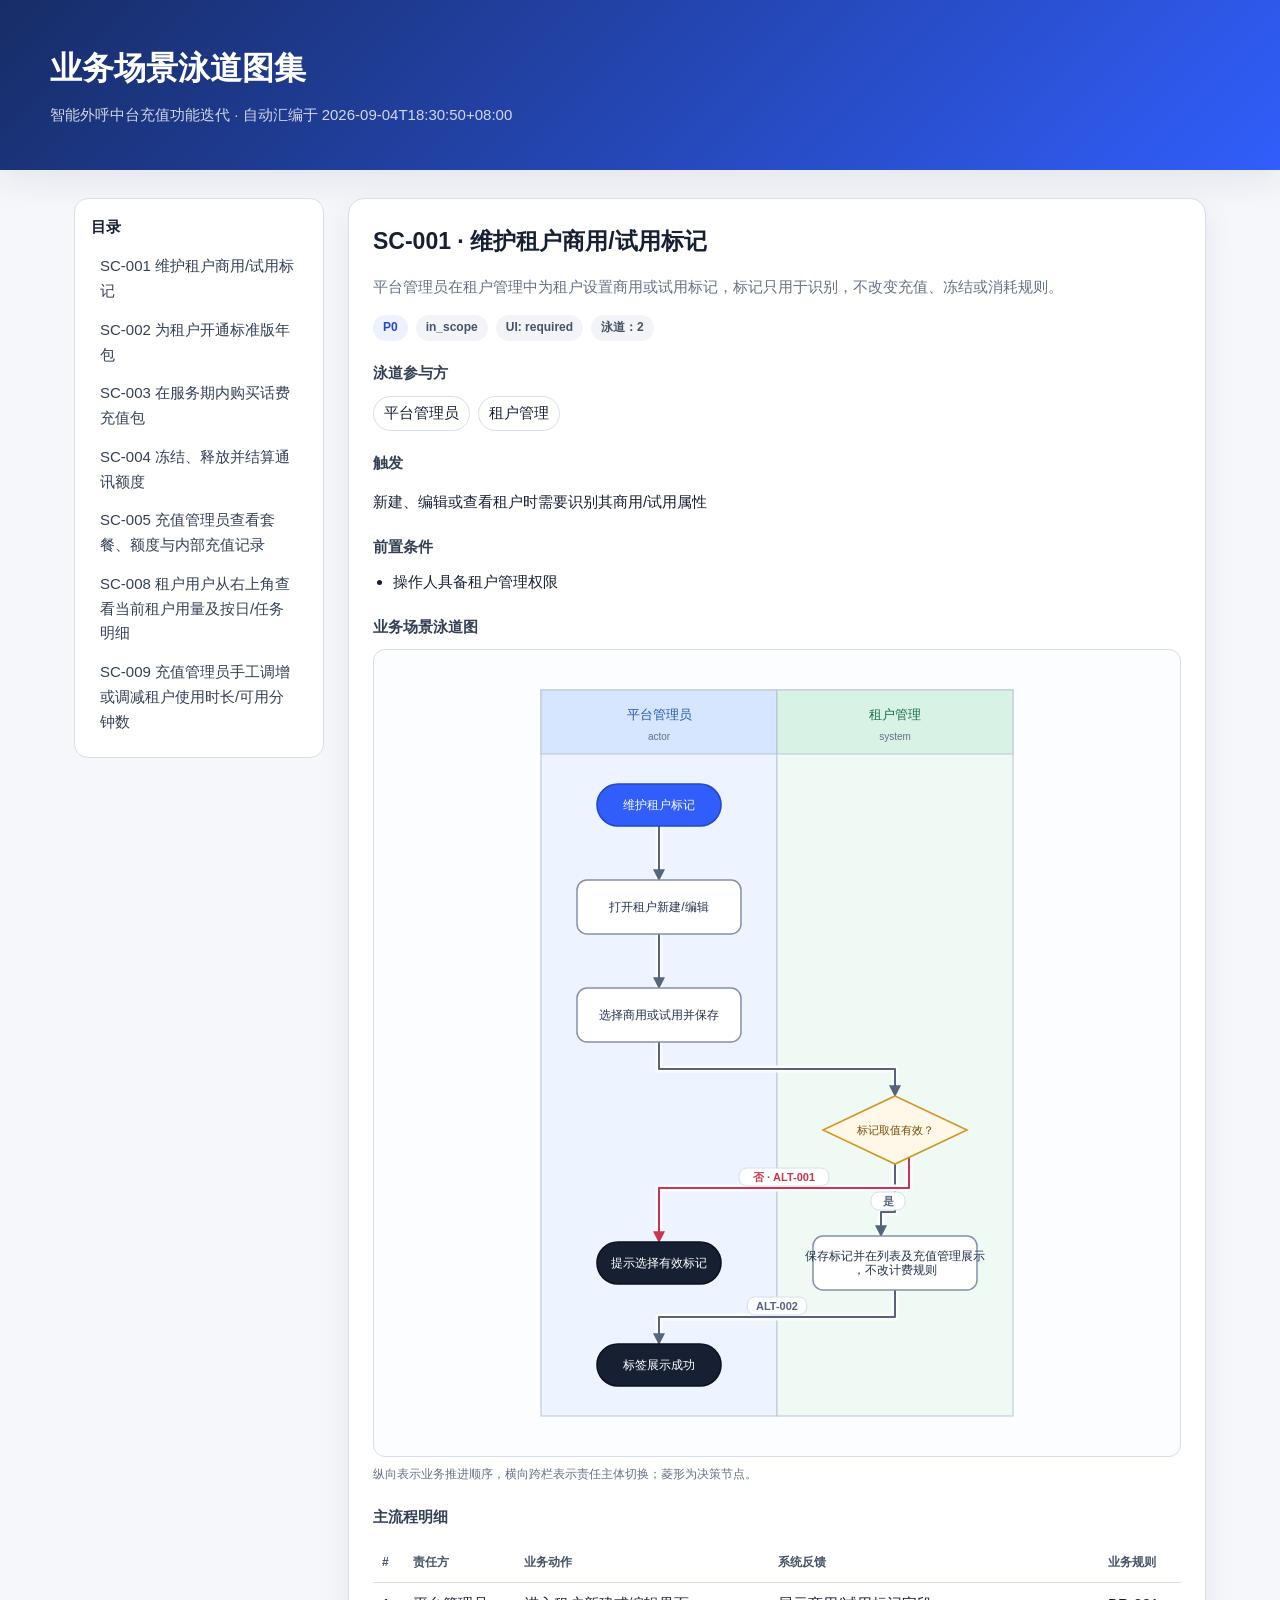
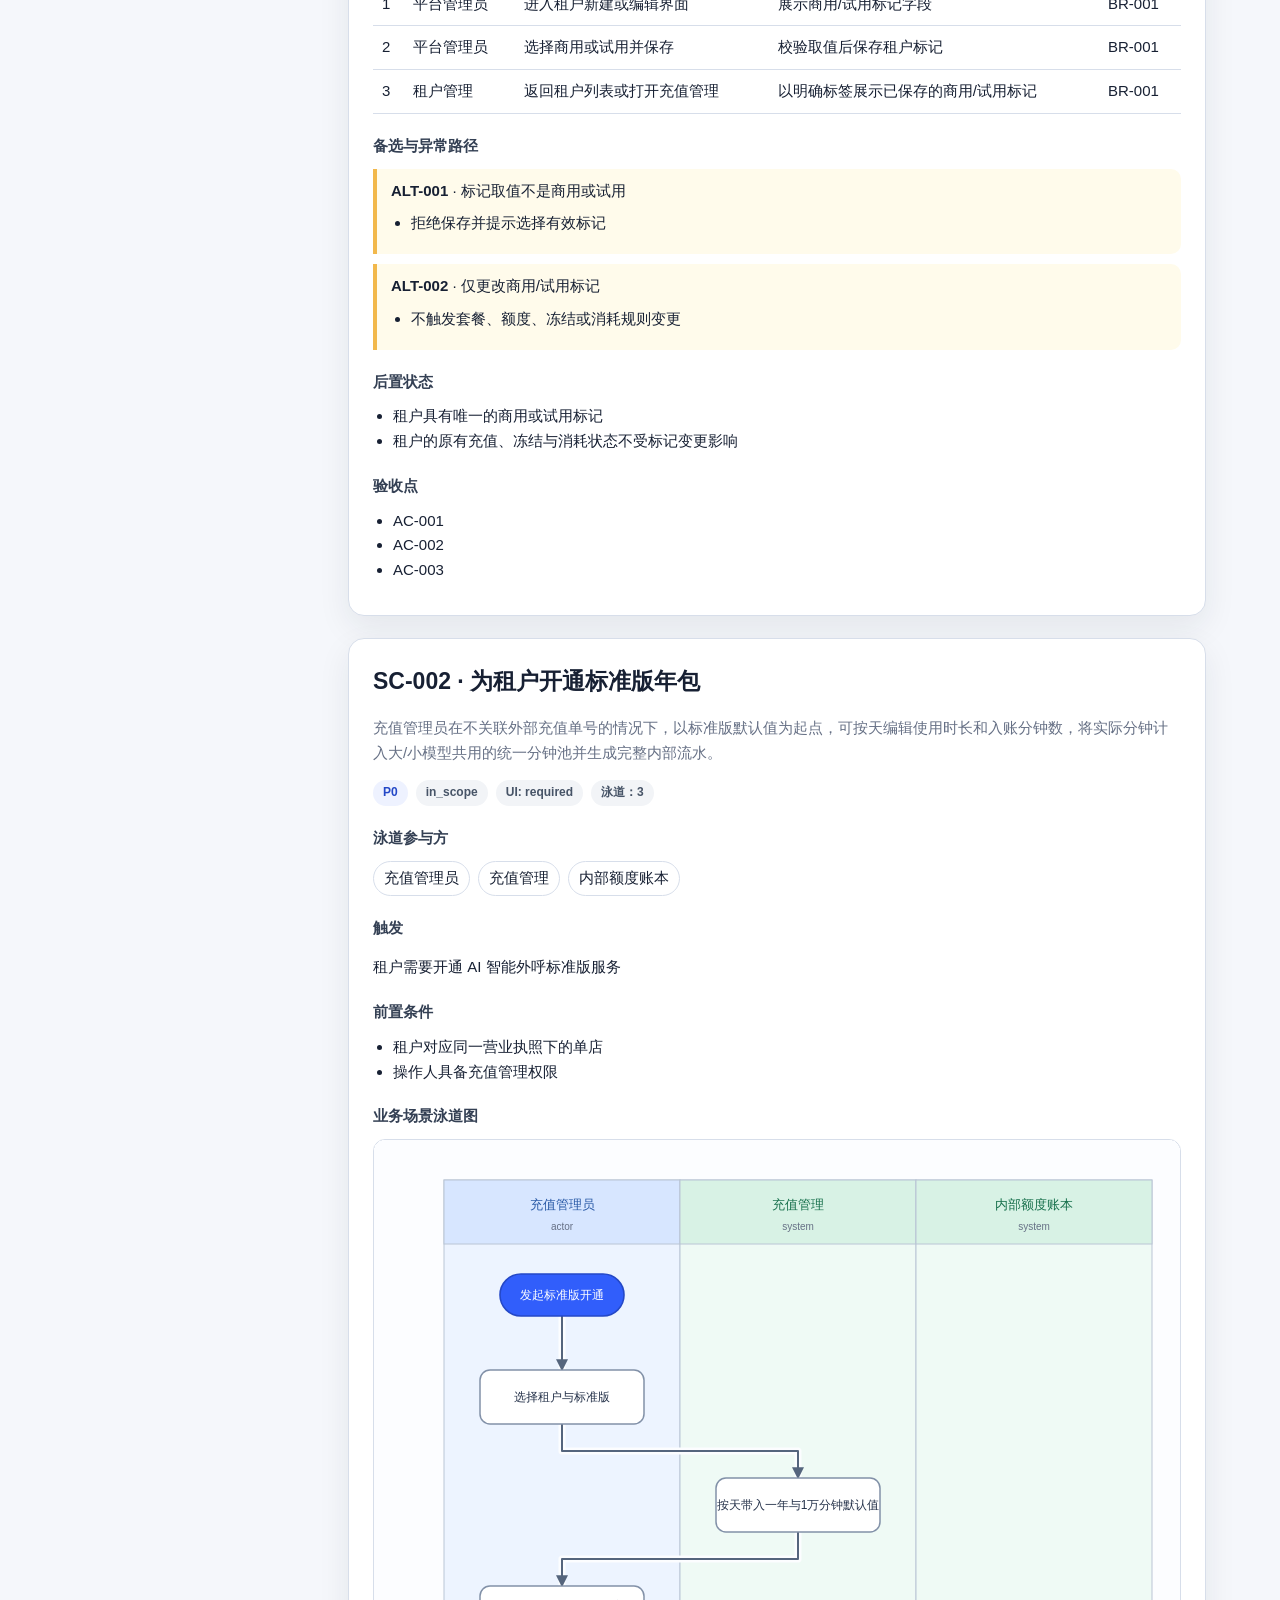
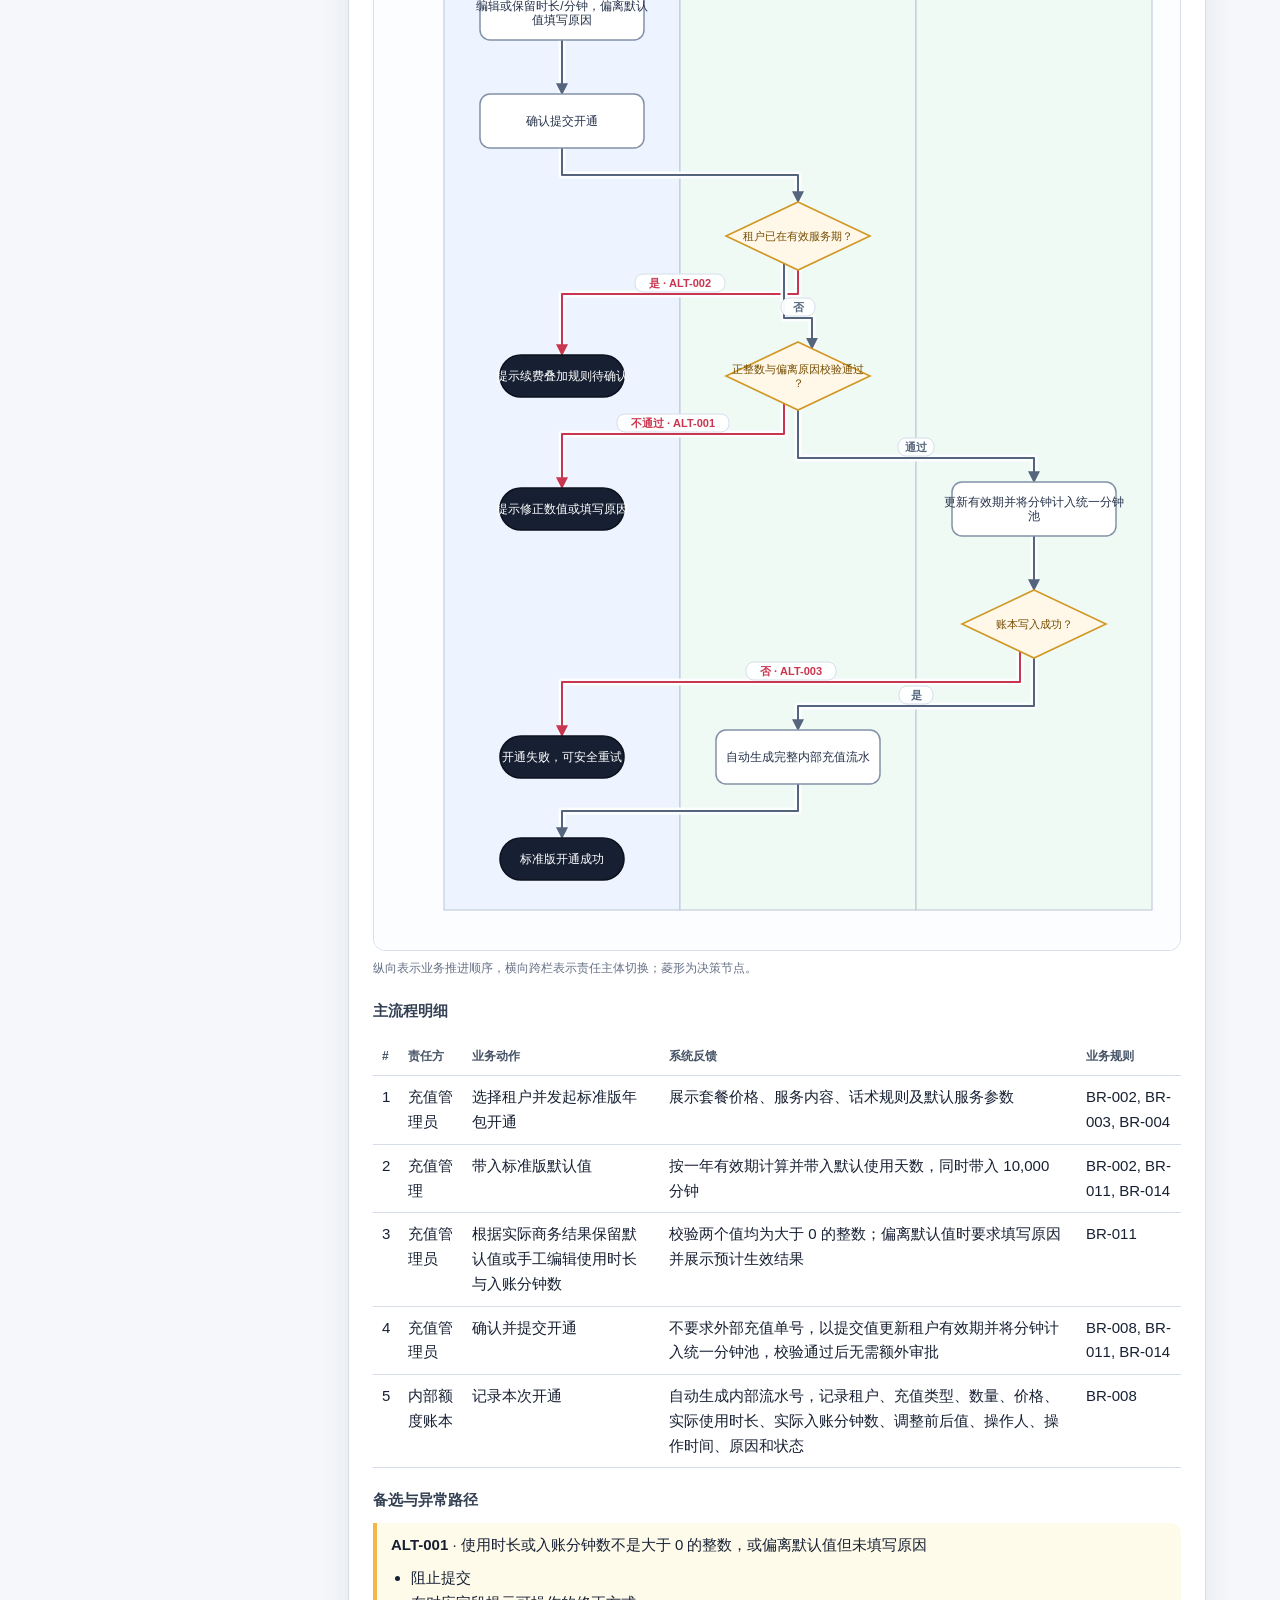
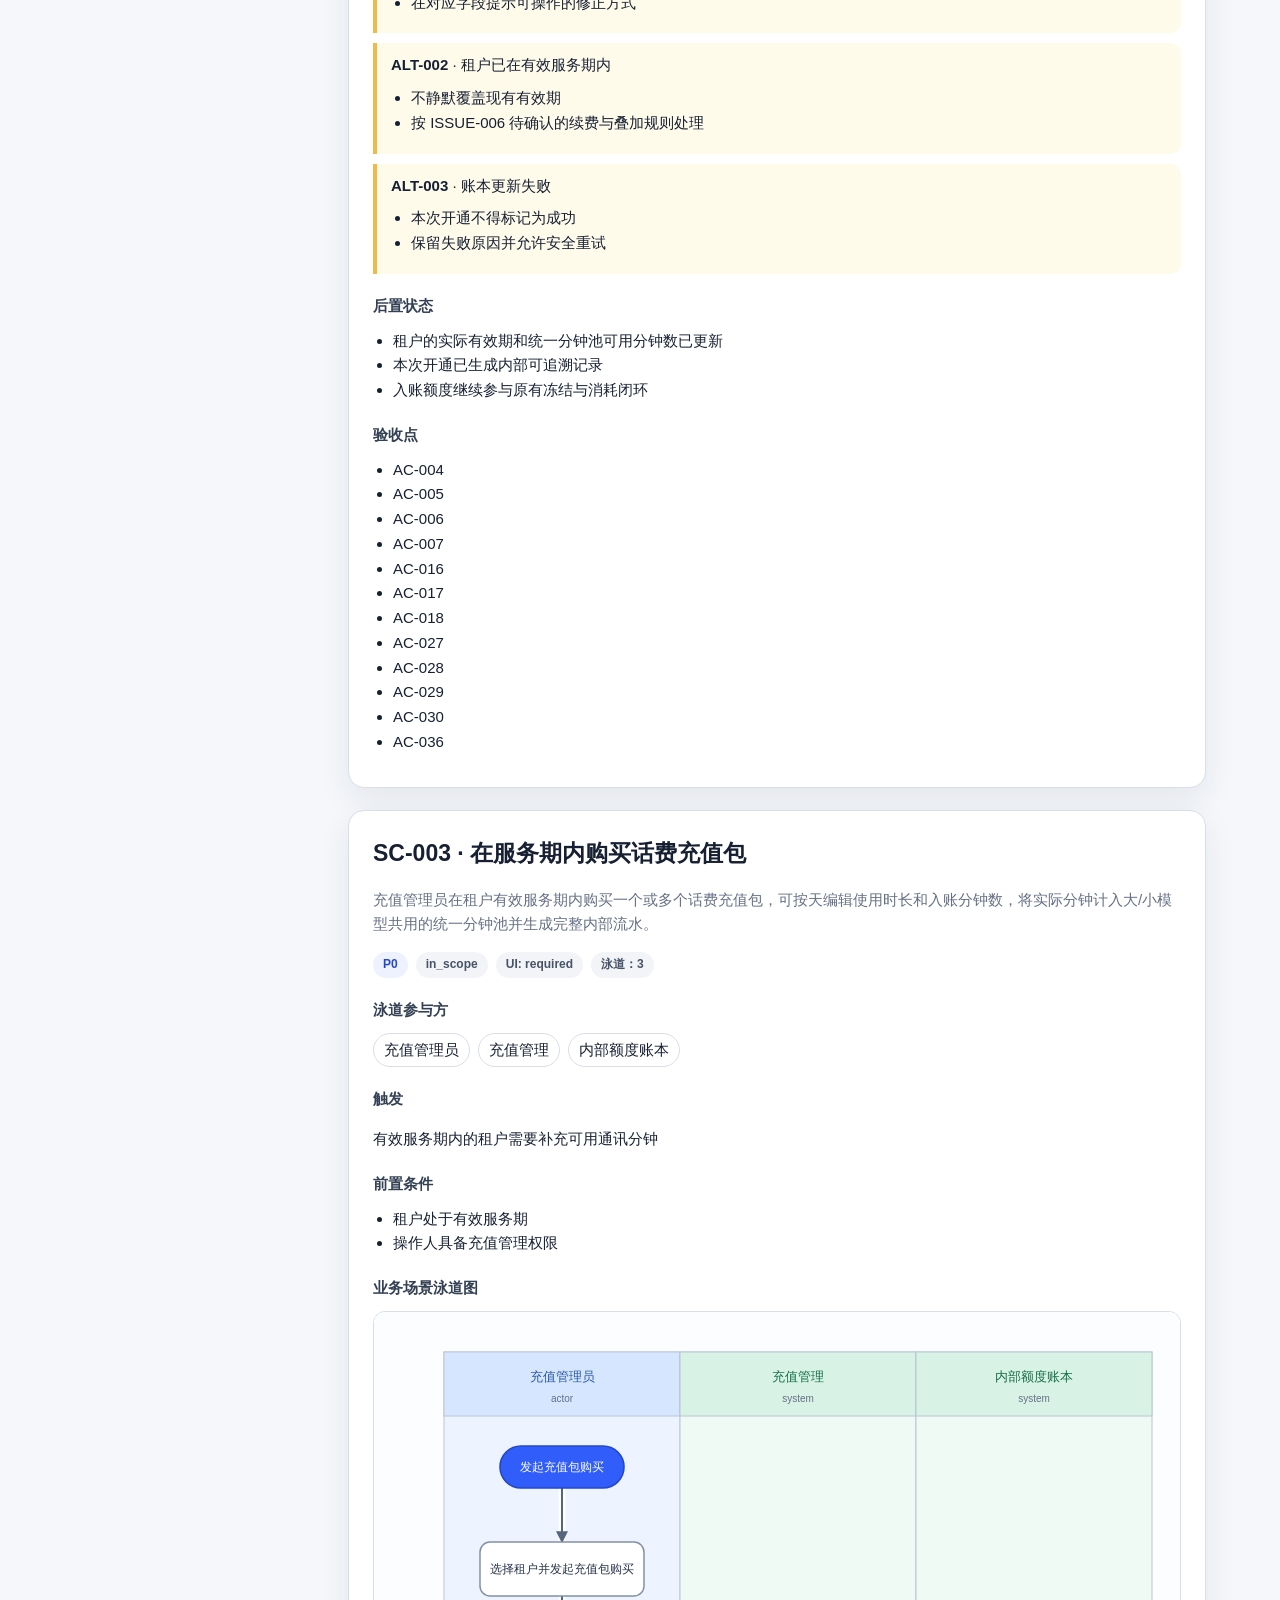
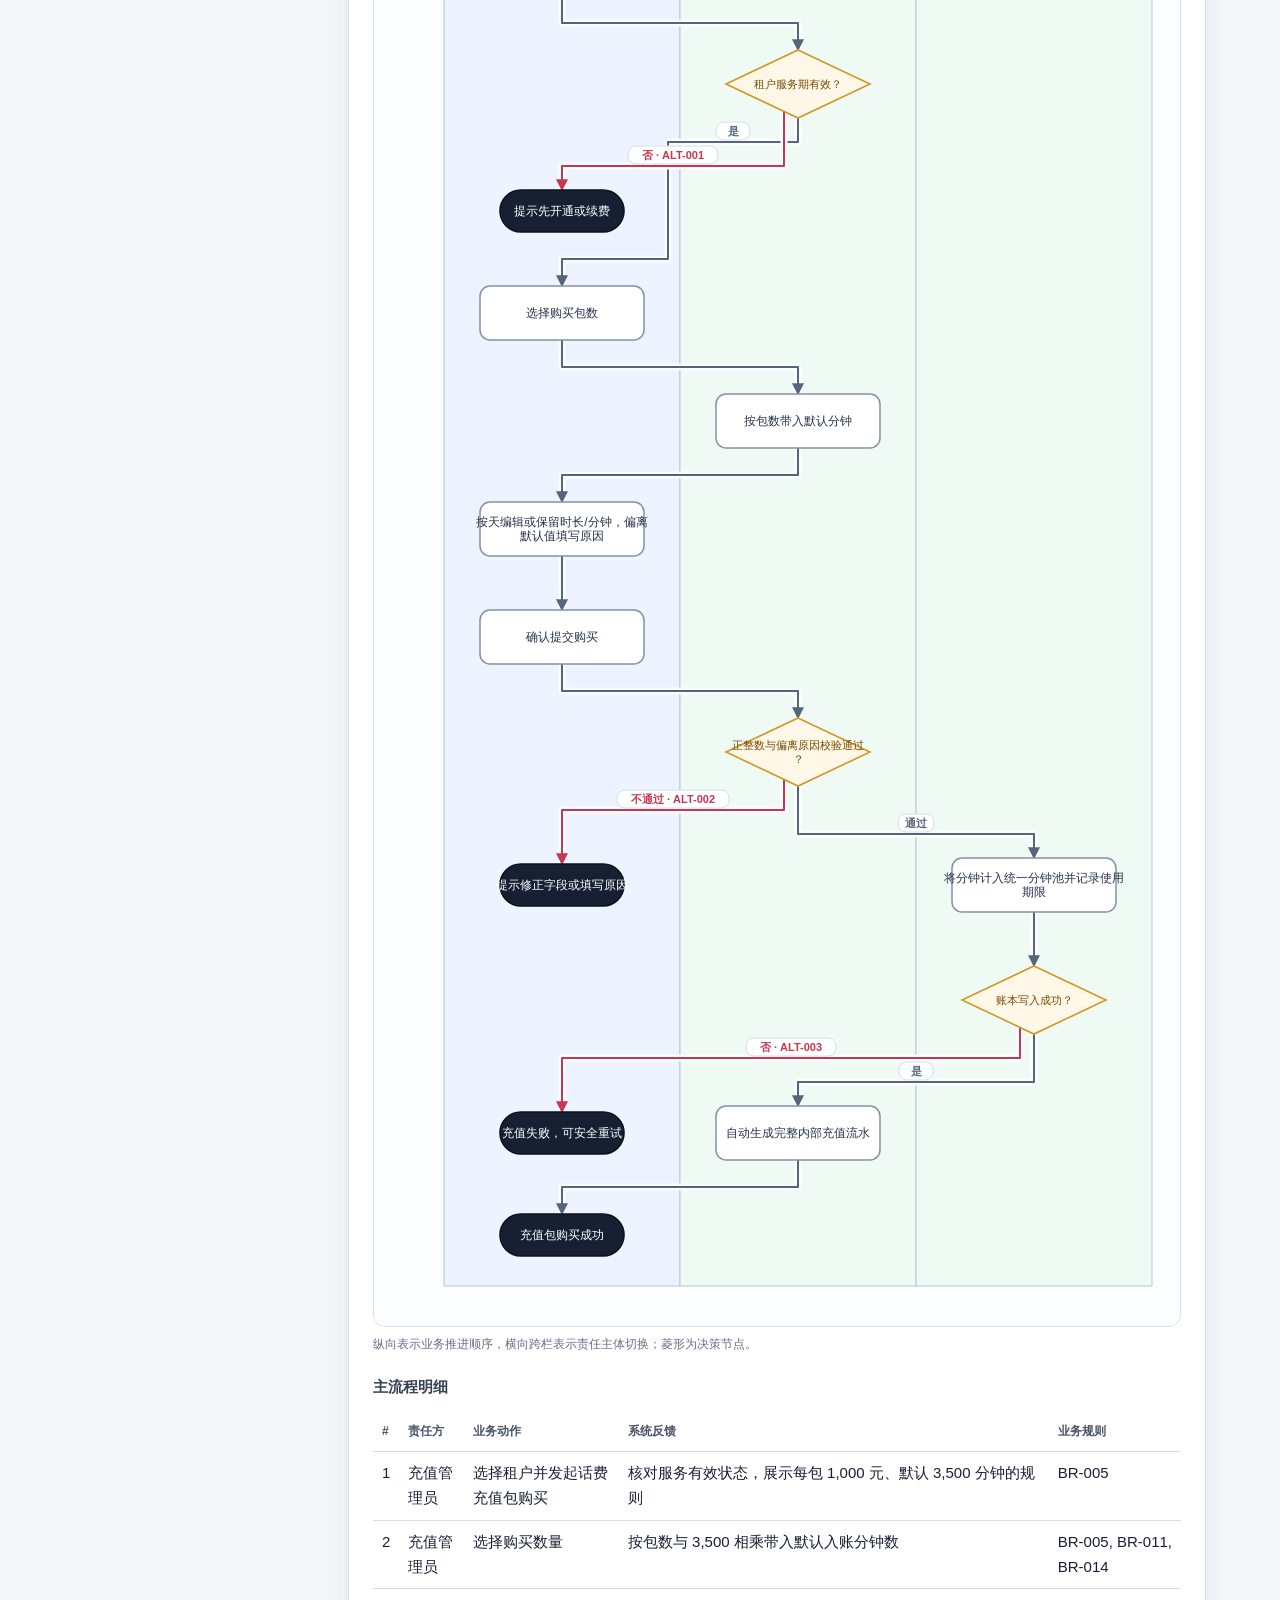
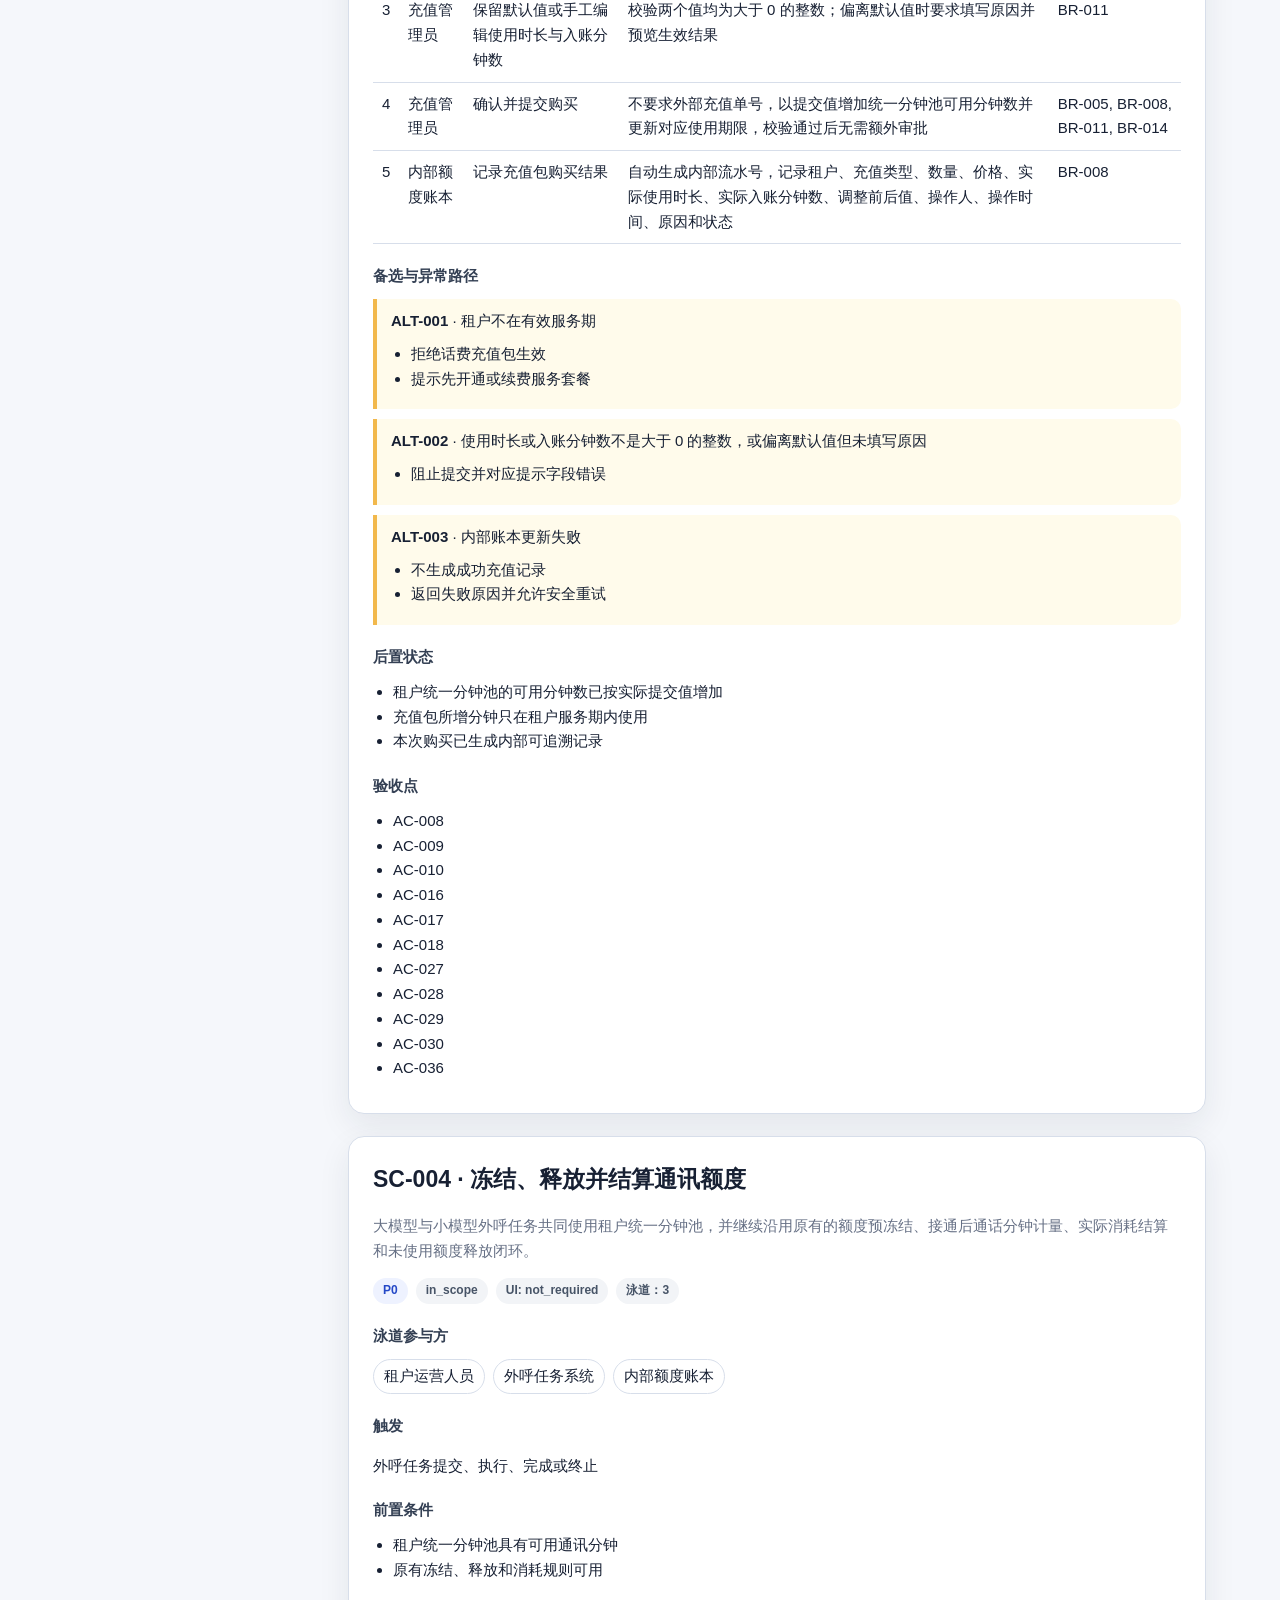
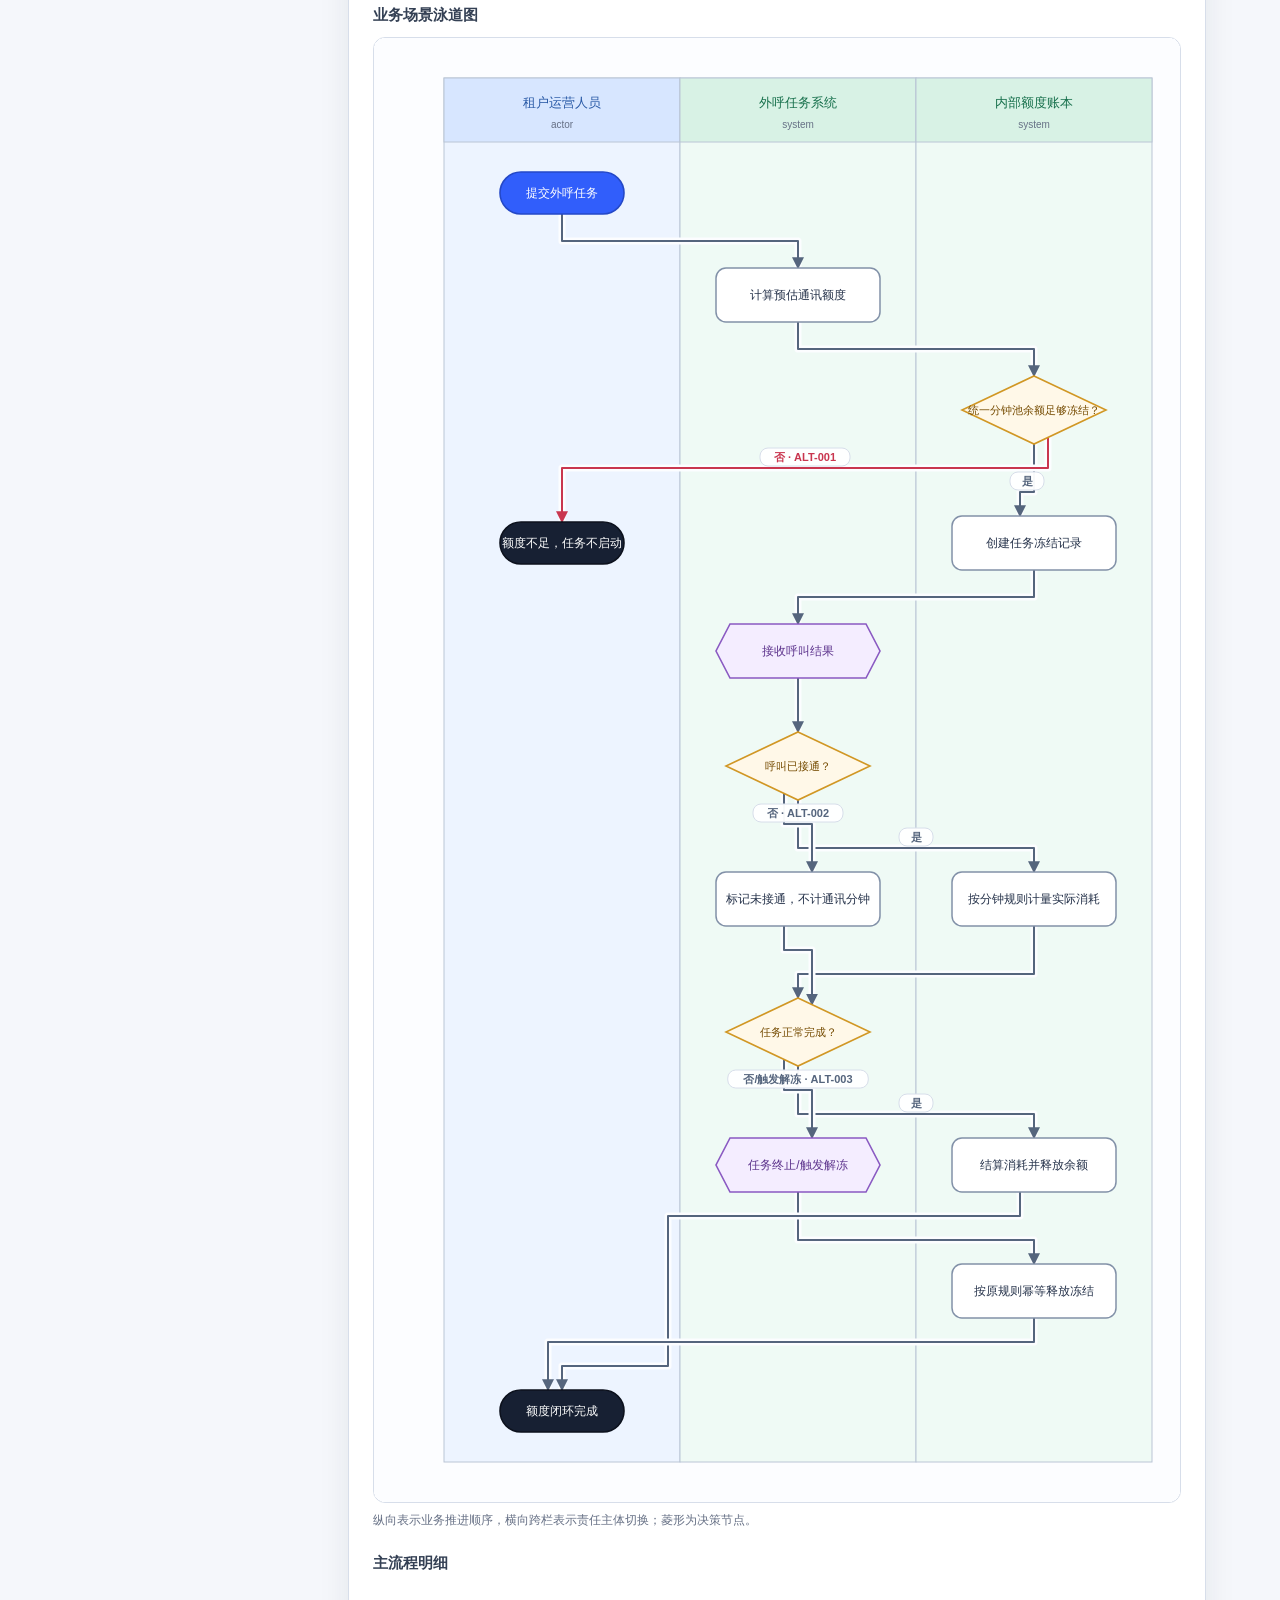
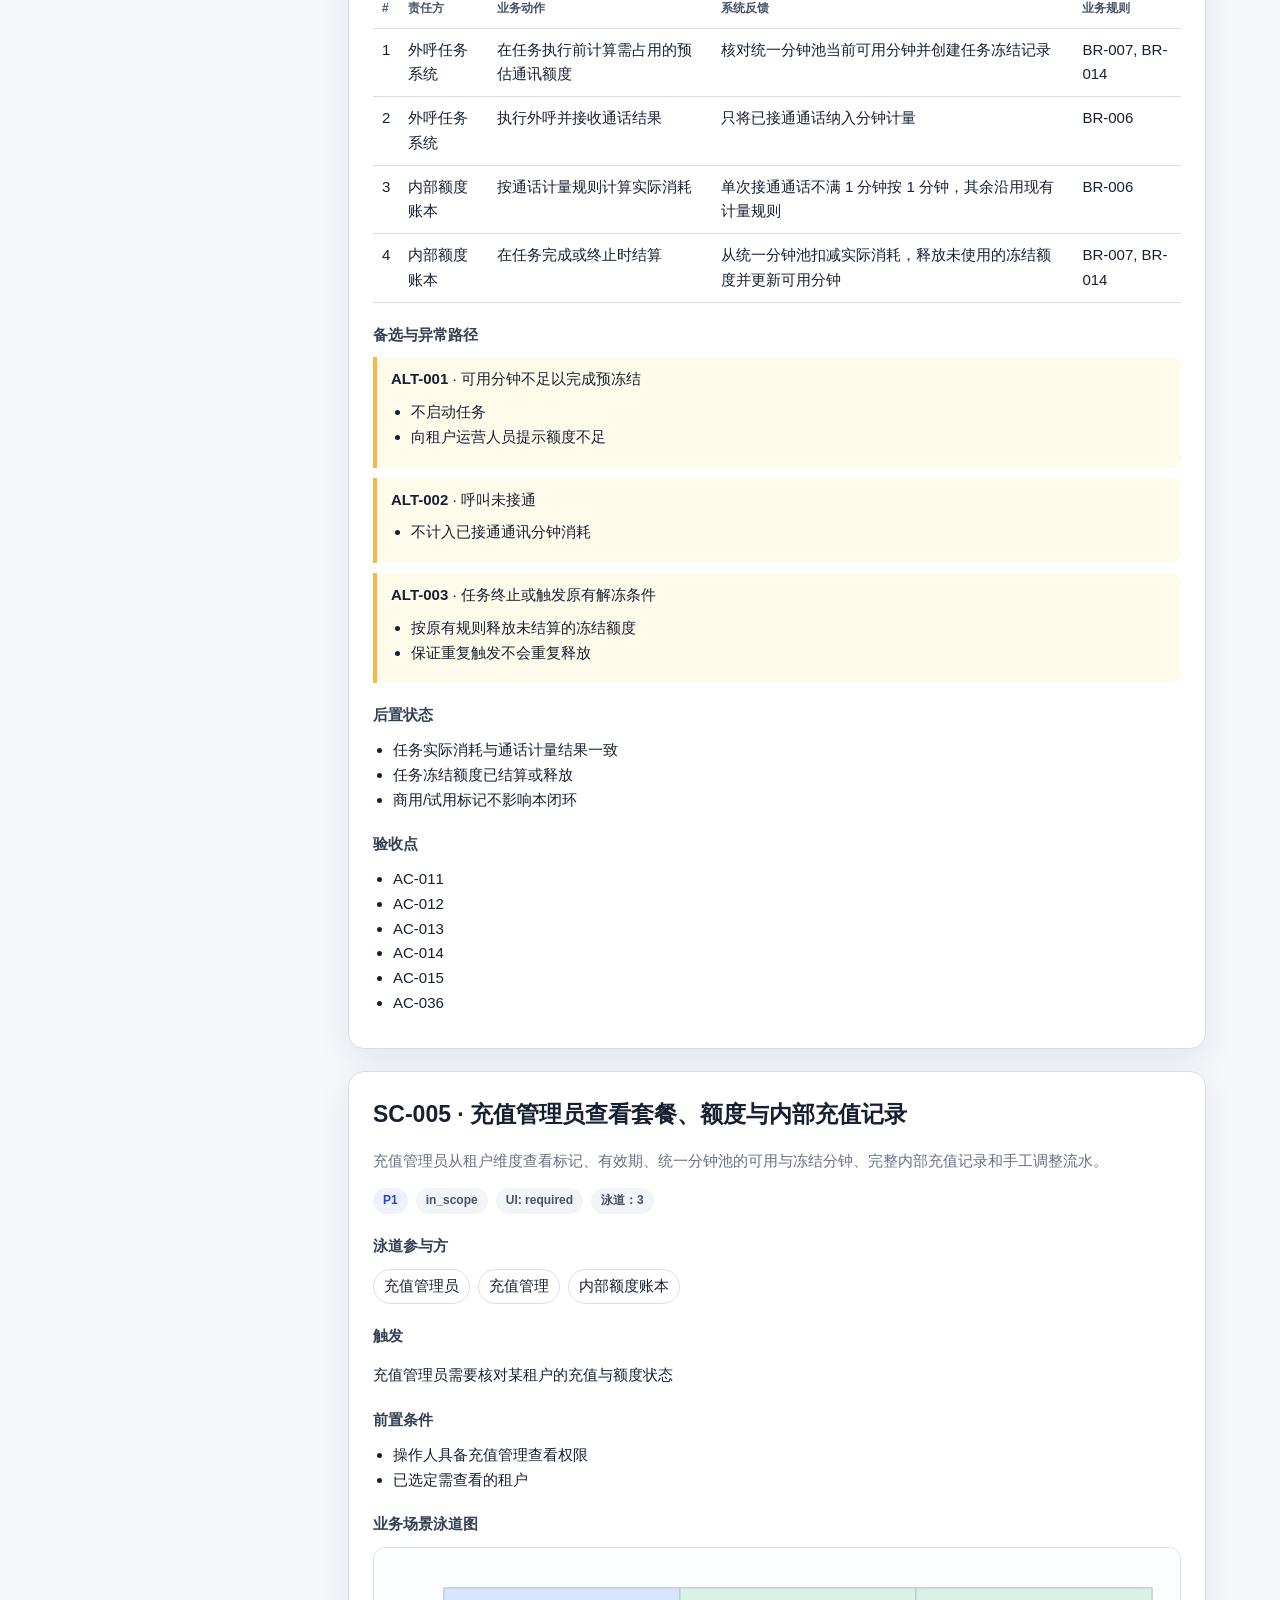
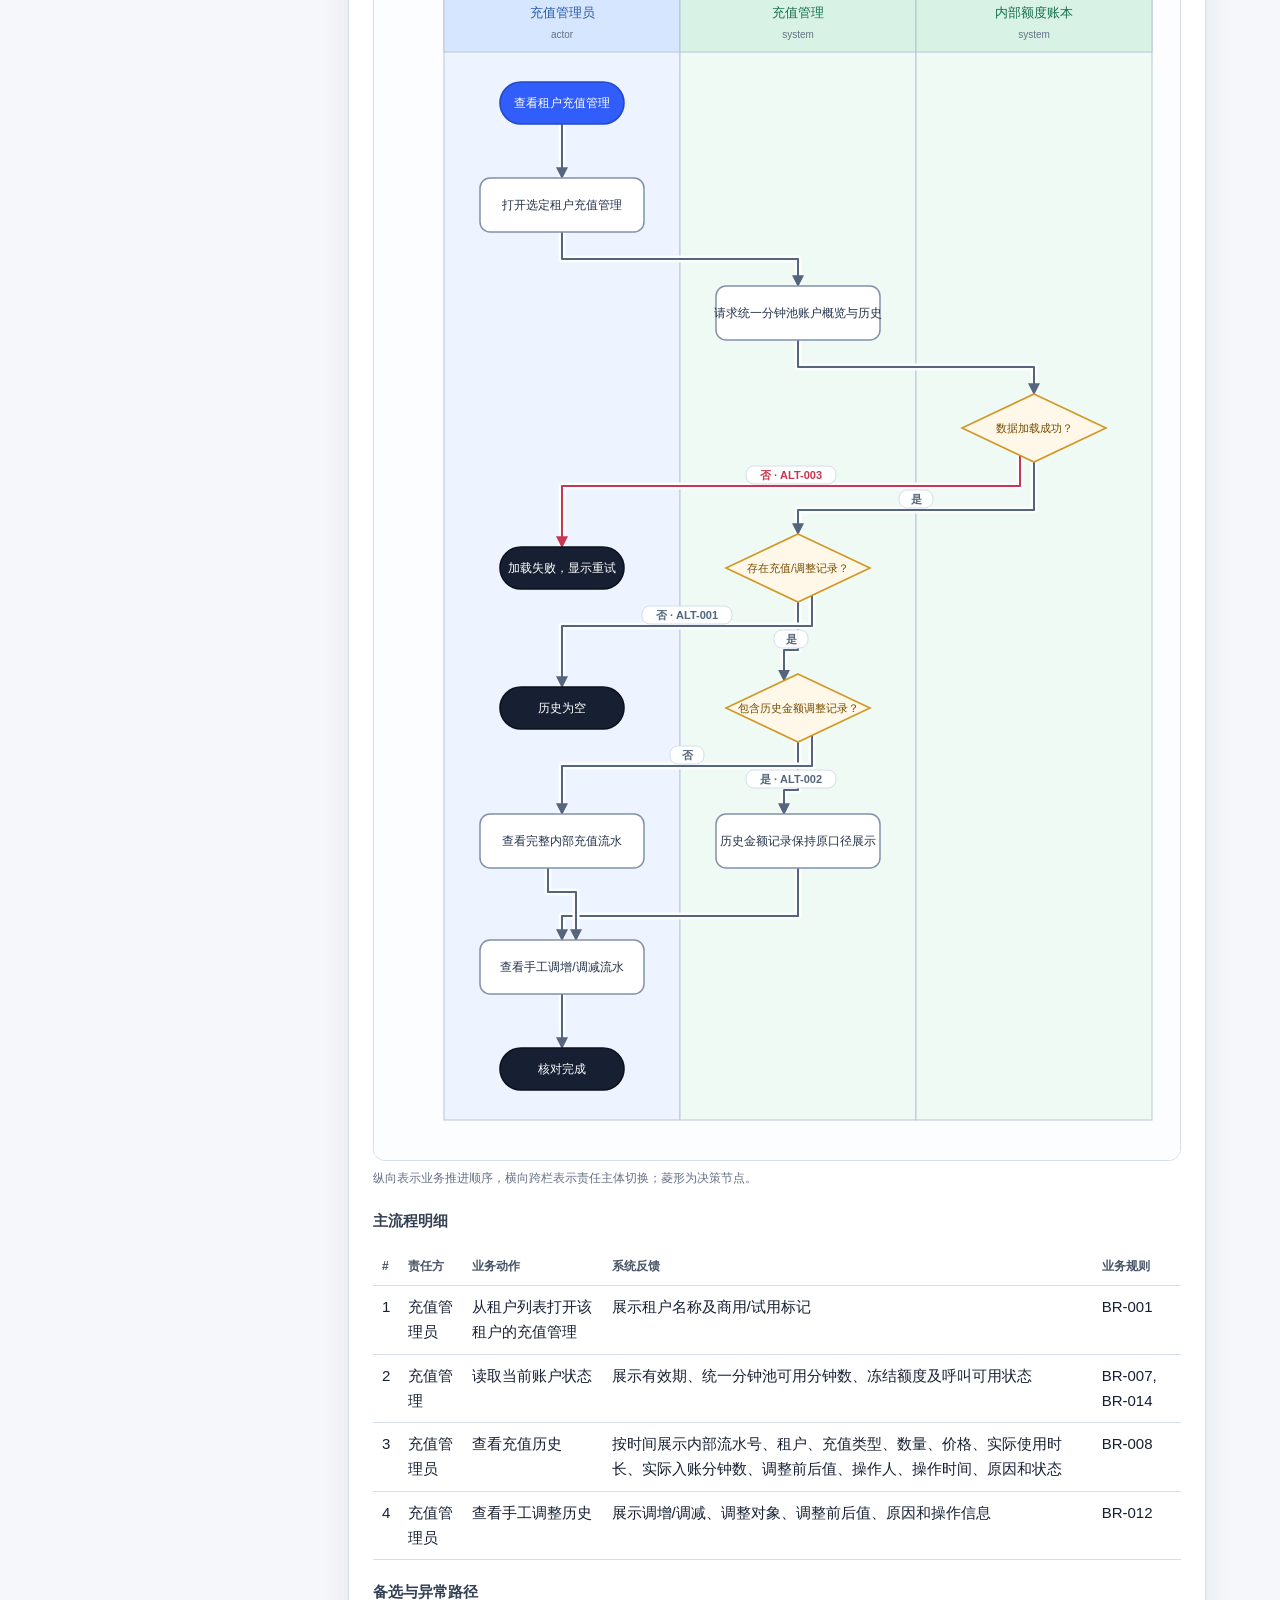
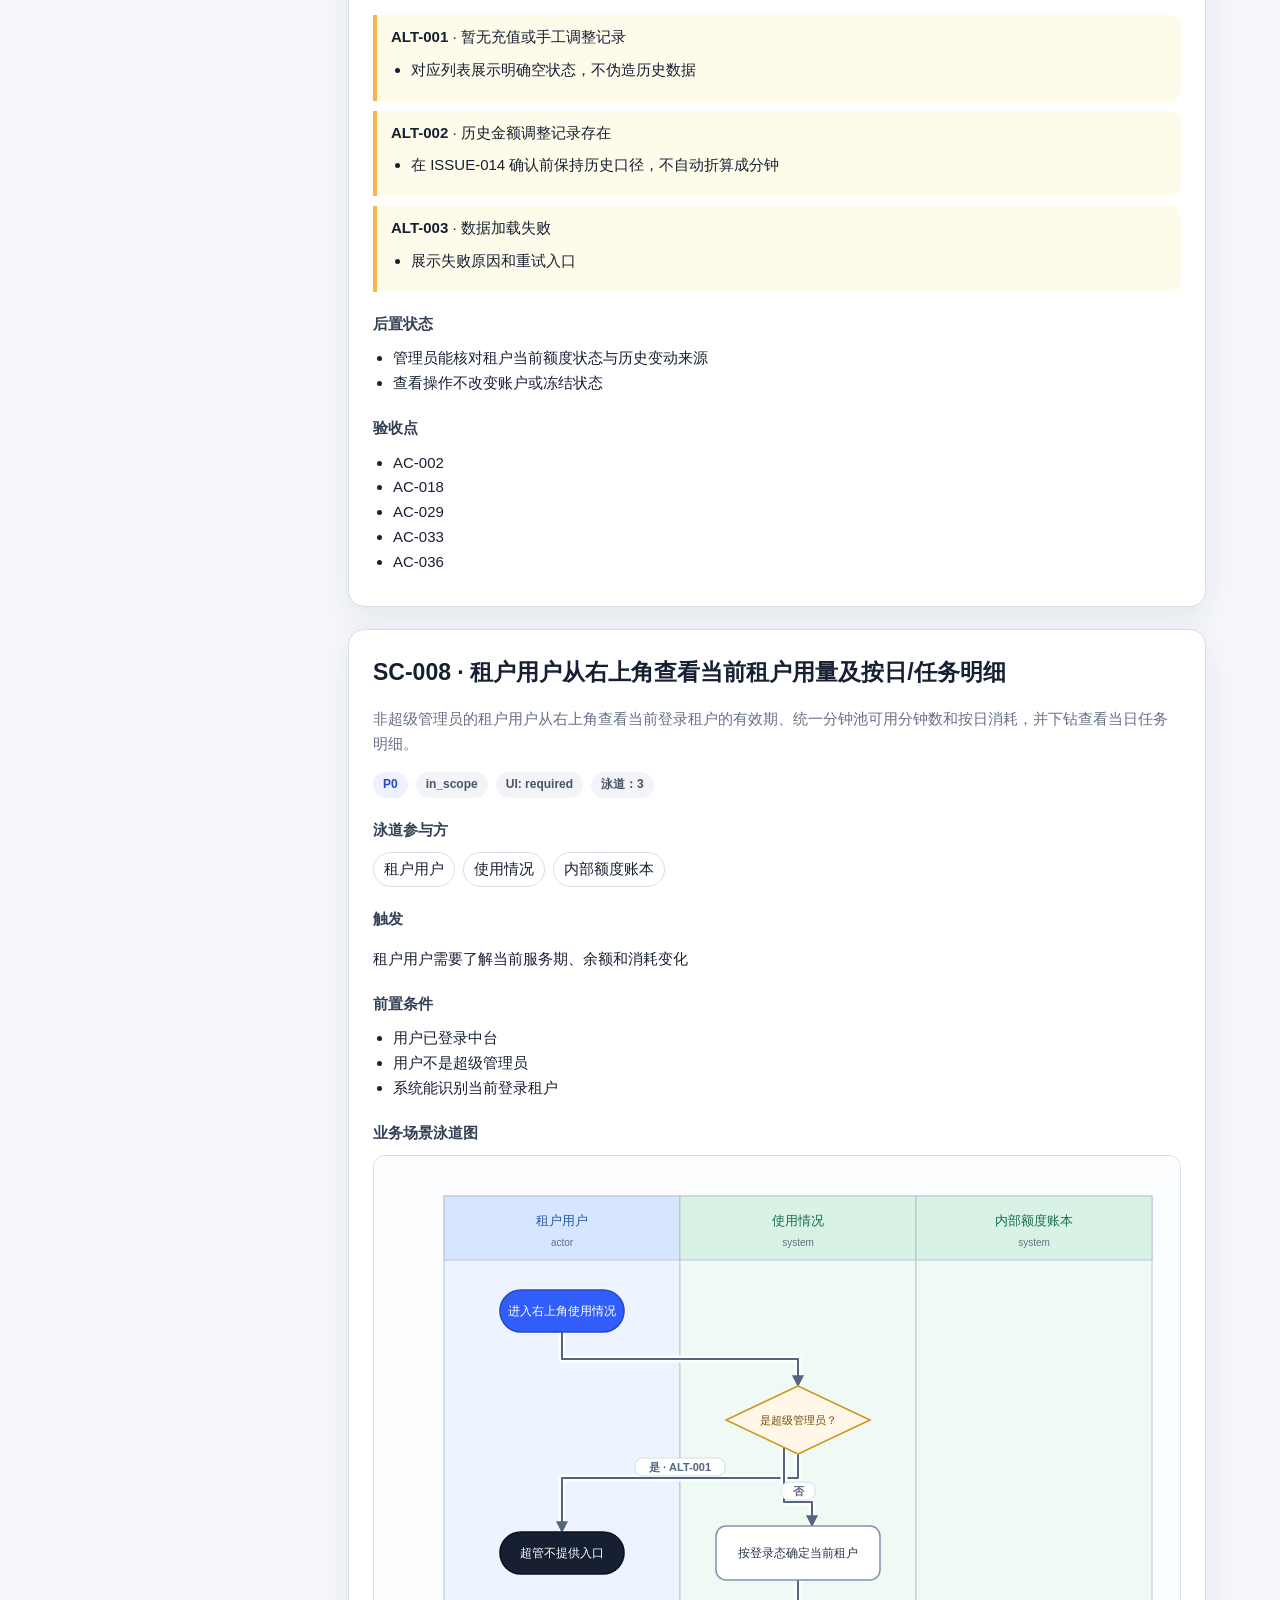
<file: requirement-analysis/recharge-iteration/outputs/business-scenario-atlas.html>
<!doctype html>
<html lang="zh-CN"><head><meta charset="utf-8"><meta name="viewport" content="width=device-width,initial-scale=1">
<title>业务场景泳道图集 · 智能外呼中台充值功能迭代</title><style>
:root{--bg:#f5f7fb;--paper:#fff;--ink:#172033;--muted:#667085;--line:#d7deea;--primary:#315efb;--primary-soft:#eef2ff;--good:#11865b;--warn:#b76e00;--danger:#c9364f;--shadow:0 12px 32px rgba(23,32,51,.08)}
*{box-sizing:border-box}body{margin:0;background:var(--bg);color:var(--ink);font:15px/1.65 -apple-system,BlinkMacSystemFont,"Segoe UI","PingFang SC","Microsoft YaHei",sans-serif}
header{background:linear-gradient(135deg,#172d67,#315efb);color:#fff;padding:42px max(28px,calc((100vw - 1180px)/2));box-shadow:var(--shadow)}
header h1{margin:0 0 8px;font-size:32px}header p{margin:0;opacity:.8}.layout{max-width:1180px;margin:28px auto 72px;padding:0 24px;display:grid;grid-template-columns:250px minmax(0,1fr);gap:24px}
nav{position:sticky;top:20px;align-self:start;background:var(--paper);border:1px solid var(--line);border-radius:14px;padding:16px;max-height:calc(100vh - 40px);overflow:auto}
nav strong{display:block;margin-bottom:8px}nav a{display:block;color:#344054;text-decoration:none;padding:7px 9px;border-radius:8px}nav a:hover{background:var(--primary-soft);color:var(--primary)}main{min-width:0}.card{background:var(--paper);border:1px solid var(--line);border-radius:16px;box-shadow:var(--shadow);padding:24px;margin-bottom:22px;scroll-margin-top:20px}
.card h2{font-size:23px;margin:0 0 6px}.meta{display:flex;gap:8px;flex-wrap:wrap;margin:10px 0 18px}.badge{display:inline-flex;align-items:center;background:var(--primary-soft);color:#2448c7;border-radius:999px;padding:3px 10px;font-size:12px;font-weight:650}.badge.neutral{background:#f2f4f7;color:#475467}.section{margin-top:20px}.section h3{font-size:15px;margin:0 0 10px;color:#344054}.chips{display:flex;flex-wrap:wrap;gap:8px}.chip{border:1px solid var(--line);border-radius:999px;padding:4px 10px;background:#fff}
.muted{color:var(--muted)}ul.clean{margin:8px 0;padding-left:20px}.alt{border-left:4px solid #f2b84b;background:#fffbeb;padding:10px 14px;border-radius:0 10px 10px 0;margin:10px 0}.diagram{overflow:auto;border:1px solid var(--line);border-radius:12px;background:#fcfdff;padding:12px}.diagram svg{display:block;margin:auto}.message-table,.flow-table{width:100%;border-collapse:collapse;margin-top:14px}.message-table th,.message-table td,.flow-table th,.flow-table td{border-bottom:1px solid var(--line);padding:9px;text-align:left;vertical-align:top}.message-table th,.flow-table th{color:#475467;font-size:12px}.legend{display:flex;gap:14px;flex-wrap:wrap;color:var(--muted);font-size:12px;margin:8px 0}.dot{width:9px;height:9px;border-radius:50%;display:inline-block;margin-right:5px}.swimlane-note{margin:8px 0 0;color:var(--muted);font-size:12px}
footer{max-width:1180px;margin:-46px auto 30px;padding:0 24px;color:var(--muted);font-size:12px}@media(max-width:800px){.layout{grid-template-columns:1fr}nav{position:relative;top:0}header{padding:28px 24px}.card{padding:18px}}
</style></head>
<body><header><h1>业务场景泳道图集</h1><p>智能外呼中台充值功能迭代 · 自动汇编于 2026-09-04T18:30:50+08:00</p></header>
<div class="layout"><nav><strong>目录</strong><a href="#SC-001">SC-001 维护租户商用/试用标记</a><a href="#SC-002">SC-002 为租户开通标准版年包</a><a href="#SC-003">SC-003 在服务期内购买话费充值包</a><a href="#SC-004">SC-004 冻结、释放并结算通讯额度</a><a href="#SC-005">SC-005 充值管理员查看套餐、额度与内部充值记录</a><a href="#SC-008">SC-008 租户用户从右上角查看当前租户用量及按日/任务明细</a><a href="#SC-009">SC-009 充值管理员手工调增或调减租户使用时长/可用分钟数</a></nav><main><article class="card" id="SC-001"><h2>SC-001 · 维护租户商用/试用标记</h2><p class="muted">平台管理员在租户管理中为租户设置商用或试用标记，标记只用于识别，不改变充值、冻结或消耗规则。</p><div class="meta"><span class="badge">P0</span><span class="badge neutral">in_scope</span><span class="badge neutral">UI: required</span><span class="badge neutral">泳道：2</span></div><div class="section"><h3>泳道参与方</h3><div class="chips"><span class="chip">平台管理员</span><span class="chip">租户管理</span></div></div><div class="section"><h3>触发</h3><p>新建、编辑或查看租户时需要识别其商用/试用属性</p></div><div class="section"><h3>前置条件</h3><ul class="clean"><li>操作人具备租户管理权限</li></ul></div><div class="section"><h3>业务场景泳道图</h3><div class="diagram"><svg viewBox="0 0 588 782" width="588" height="782" role="img" aria-label="维护租户商用/试用标记" data-diagram-type="swimlane" data-lane-count="2" data-router-version="2" data-layout-audit="pass"><defs><marker id="flow-arrow-SC-001" viewBox="0 0 10 10" refX="9" refY="5" markerWidth="6" markerHeight="6" orient="auto"><path d="M 0 0 L 10 5 L 0 10 z" fill="#55657d"/></marker><marker id="flow-arrow-failure-SC-001" viewBox="0 0 10 10" refX="9" refY="5" markerWidth="6" markerHeight="6" orient="auto"><path d="M 0 0 L 10 5 L 0 10 z" fill="#c9364f"/></marker></defs><g class="swimlane lane" data-lane-id="admin"><rect x="58" y="28" width="236" height="726" fill="#edf4ff" stroke="#bac5d5"/><rect x="58" y="28" width="236" height="64" fill="#d7e6ff" stroke="#bac5d5"/><text x="176.0" y="57.0" text-anchor="middle" font-size="13" fill="#2859a6"><tspan x="176.0" y="57.0">平台管理员</tspan></text><text x="176" y="78" text-anchor="middle" font-size="10" fill="#667085">actor</text></g><g class="swimlane lane" data-lane-id="tenant"><rect x="294" y="28" width="236" height="726" fill="#effaf5" stroke="#bac5d5"/><rect x="294" y="28" width="236" height="64" fill="#d8f2e5" stroke="#bac5d5"/><text x="412.0" y="57.0" text-anchor="middle" font-size="13" fill="#17704c"><tspan x="412.0" y="57.0">租户管理</tspan></text><text x="412" y="78" text-anchor="middle" font-size="10" fill="#667085">system</text></g><path class="flow-edge-halo" d="M 176 164 L 176 218" fill="none" stroke="#fcfdff" stroke-width="7" stroke-linecap="round" stroke-linejoin="round"/><path class="flow-edge" data-edge-index="1" data-from="N-START" data-to="N-001" data-route-kind="straight" data-route-channel="none" data-source-port="176,164" data-target-port="176,218" d="M 176 164 L 176 218" fill="none" stroke="#55657d" stroke-width="2" stroke-linecap="round" stroke-linejoin="round" marker-end="url(#flow-arrow-SC-001)"/><path class="flow-edge-halo" d="M 176 272 L 176 326" fill="none" stroke="#fcfdff" stroke-width="7" stroke-linecap="round" stroke-linejoin="round"/><path class="flow-edge" data-edge-index="2" data-from="N-001" data-to="N-002" data-route-kind="straight" data-route-channel="none" data-source-port="176,272" data-target-port="176,326" d="M 176 272 L 176 326" fill="none" stroke="#55657d" stroke-width="2" stroke-linecap="round" stroke-linejoin="round" marker-end="url(#flow-arrow-SC-001)"/><path class="flow-edge-halo" d="M 176 380 L 176 407 L 412 407 L 412 434" fill="none" stroke="#fcfdff" stroke-width="7" stroke-linecap="round" stroke-linejoin="round"/><path class="flow-edge" data-edge-index="3" data-from="N-002" data-to="N-003" data-route-kind="bridge" data-route-channel="none" data-source-port="176,380" data-target-port="412,434" d="M 176 380 L 176 407 L 412 407 L 412 434" fill="none" stroke="#55657d" stroke-width="2" stroke-linecap="round" stroke-linejoin="round" marker-end="url(#flow-arrow-SC-001)"/><path class="flow-edge-halo" d="M 412 502 L 412 550 L 398 550 L 398 574" fill="none" stroke="#fcfdff" stroke-width="7" stroke-linecap="round" stroke-linejoin="round"/><path class="flow-edge" data-edge-index="4" data-from="N-003" data-to="N-004" data-route-kind="bridge" data-route-channel="none" data-source-port="412,502" data-target-port="398,574" d="M 412 502 L 412 550 L 398 550 L 398 574" fill="none" stroke="#55657d" stroke-width="2" stroke-linecap="round" stroke-linejoin="round" marker-end="url(#flow-arrow-SC-001)"/><path class="flow-edge-halo" d="M 426 495.39 L 426 526 L 176 526 L 176 580" fill="none" stroke="#fcfdff" stroke-width="7" stroke-linecap="round" stroke-linejoin="round"/><path class="flow-edge" data-edge-index="5" data-from="N-003" data-to="N-FAIL" data-route-kind="bridge" data-route-channel="none" data-source-port="426,495.39" data-target-port="176,580" d="M 426 495.39 L 426 526 L 176 526 L 176 580" fill="none" stroke="#c9364f" stroke-width="2" stroke-linecap="round" stroke-linejoin="round" marker-end="url(#flow-arrow-failure-SC-001)"/><path class="flow-edge-halo" d="M 412 628 L 412 655 L 176 655 L 176 682" fill="none" stroke="#fcfdff" stroke-width="7" stroke-linecap="round" stroke-linejoin="round"/><path class="flow-edge" data-edge-index="6" data-from="N-004" data-to="N-SUCCESS" data-route-kind="bridge" data-route-channel="none" data-source-port="412,628" data-target-port="176,682" d="M 412 628 L 412 655 L 176 655 L 176 682" fill="none" stroke="#55657d" stroke-width="2" stroke-linecap="round" stroke-linejoin="round" marker-end="url(#flow-arrow-SC-001)"/><g class="flow-edge-label" data-edge-index="4"><rect x="388" y="530" width="34" height="18" rx="8" fill="#fff" fill-opacity=".96" stroke="#d7deea"/><text x="405" y="543" text-anchor="middle" font-size="11" font-weight="650" fill="#55657d">是</text></g><g class="flow-edge-label" data-edge-index="5"><rect x="256" y="506" width="90" height="18" rx="8" fill="#fff" fill-opacity=".96" stroke="#d7deea"/><text x="301" y="519" text-anchor="middle" font-size="11" font-weight="650" fill="#c9364f">否 · ALT-001</text></g><g class="flow-edge-label" data-edge-index="6"><rect x="264.25" y="635" width="59.5" height="18" rx="8" fill="#fff" fill-opacity=".96" stroke="#d7deea"/><text x="294" y="648" text-anchor="middle" font-size="11" font-weight="650" fill="#55657d">ALT-002</text></g><rect class="flow-node start" data-node-id="N-START" data-node-type="start" data-lane-id="admin" x="114" y="122" width="124" height="42" rx="21" fill="#315efb" stroke="#2448c7" stroke-width="1.6"/><text x="176.0" y="147.0" text-anchor="middle" font-size="12" fill="#fff"><tspan x="176.0" y="147.0">维护租户标记</tspan></text><rect class="flow-node action" data-node-id="N-001" data-node-type="action" data-lane-id="admin" x="94" y="218" width="164" height="54" rx="10" fill="#fff" stroke="#8291a8" stroke-width="1.5"/><text x="176.0" y="249.0" text-anchor="middle" font-size="12" fill="#25324a"><tspan x="176.0" y="249.0">打开租户新建/编辑</tspan></text><rect class="flow-node action" data-node-id="N-002" data-node-type="action" data-lane-id="admin" x="94" y="326" width="164" height="54" rx="10" fill="#fff" stroke="#8291a8" stroke-width="1.5"/><text x="176.0" y="357.0" text-anchor="middle" font-size="12" fill="#25324a"><tspan x="176.0" y="357.0">选择商用或试用并保存</tspan></text><polygon class="flow-node decision" data-node-id="N-003" data-node-type="decision" data-lane-id="tenant" points="412,434 484,468 412,502 340,468" fill="#fff8e8" stroke="#d19724" stroke-width="1.6"/><text x="412.0" y="472.0" text-anchor="middle" font-size="11" fill="#754b00"><tspan x="412.0" y="472.0">标记取值有效？</tspan></text><rect class="flow-node action" data-node-id="N-004" data-node-type="action" data-lane-id="tenant" x="330" y="574" width="164" height="54" rx="10" fill="#fff" stroke="#8291a8" stroke-width="1.5"/><text x="412.0" y="605.0" text-anchor="middle" font-size="12" fill="#25324a"><tspan x="412.0" y="598.0">保存标记并在列表及充值管理展示</tspan><tspan x="412.0" y="612.0">，不改计费规则</tspan></text><rect class="flow-node end" data-node-id="N-SUCCESS" data-node-type="end" data-lane-id="admin" x="114" y="682" width="124" height="42" rx="21" fill="#172033" stroke="#0c111d" stroke-width="1.6"/><text x="176.0" y="707.0" text-anchor="middle" font-size="12" fill="#fff"><tspan x="176.0" y="707.0">标签展示成功</tspan></text><rect class="flow-node end" data-node-id="N-FAIL" data-node-type="end" data-lane-id="admin" x="114" y="580" width="124" height="42" rx="21" fill="#172033" stroke="#0c111d" stroke-width="1.6"/><text x="176.0" y="605.0" text-anchor="middle" font-size="12" fill="#fff"><tspan x="176.0" y="605.0">提示选择有效标记</tspan></text></svg></div><p class="swimlane-note">纵向表示业务推进顺序，横向跨栏表示责任主体切换；菱形为决策节点。</p></div><div class="section"><h3>主流程明细</h3><table class="flow-table"><thead><tr><th>#</th><th>责任方</th><th>业务动作</th><th>系统反馈</th><th>业务规则</th></tr></thead><tbody><tr><td>1</td><td>平台管理员</td><td>进入租户新建或编辑界面</td><td>展示商用/试用标记字段</td><td>BR-001</td></tr><tr><td>2</td><td>平台管理员</td><td>选择商用或试用并保存</td><td>校验取值后保存租户标记</td><td>BR-001</td></tr><tr><td>3</td><td>租户管理</td><td>返回租户列表或打开充值管理</td><td>以明确标签展示已保存的商用/试用标记</td><td>BR-001</td></tr></tbody></table></div><div class="section"><h3>备选与异常路径</h3><div class="alt"><b>ALT-001</b> · 标记取值不是商用或试用<ul class="clean"><li>拒绝保存并提示选择有效标记</li></ul></div><div class="alt"><b>ALT-002</b> · 仅更改商用/试用标记<ul class="clean"><li>不触发套餐、额度、冻结或消耗规则变更</li></ul></div></div><div class="section"><h3>后置状态</h3><ul class="clean"><li>租户具有唯一的商用或试用标记</li><li>租户的原有充值、冻结与消耗状态不受标记变更影响</li></ul></div><div class="section"><h3>验收点</h3><ul class="clean"><li>AC-001</li><li>AC-002</li><li>AC-003</li></ul></div></article><article class="card" id="SC-002"><h2>SC-002 · 为租户开通标准版年包</h2><p class="muted">充值管理员在不关联外部充值单号的情况下，以标准版默认值为起点，可按天编辑使用时长和入账分钟数，将实际分钟计入大/小模型共用的统一分钟池并生成完整内部流水。</p><div class="meta"><span class="badge">P0</span><span class="badge neutral">in_scope</span><span class="badge neutral">UI: required</span><span class="badge neutral">泳道：3</span></div><div class="section"><h3>泳道参与方</h3><div class="chips"><span class="chip">充值管理员</span><span class="chip">充值管理</span><span class="chip">内部额度账本</span></div></div><div class="section"><h3>触发</h3><p>租户需要开通 AI 智能外呼标准版服务</p></div><div class="section"><h3>前置条件</h3><ul class="clean"><li>租户对应同一营业执照下的单店</li><li>操作人具备充值管理权限</li></ul></div><div class="section"><h3>业务场景泳道图</h3><div class="diagram"><svg viewBox="0 0 824 1386" width="824" height="1386" role="img" aria-label="为租户开通标准版年包" data-diagram-type="swimlane" data-lane-count="3" data-router-version="2" data-layout-audit="pass"><defs><marker id="flow-arrow-SC-002" viewBox="0 0 10 10" refX="9" refY="5" markerWidth="6" markerHeight="6" orient="auto"><path d="M 0 0 L 10 5 L 0 10 z" fill="#55657d"/></marker><marker id="flow-arrow-failure-SC-002" viewBox="0 0 10 10" refX="9" refY="5" markerWidth="6" markerHeight="6" orient="auto"><path d="M 0 0 L 10 5 L 0 10 z" fill="#c9364f"/></marker></defs><g class="swimlane lane" data-lane-id="admin"><rect x="58" y="28" width="236" height="1330" fill="#edf4ff" stroke="#bac5d5"/><rect x="58" y="28" width="236" height="64" fill="#d7e6ff" stroke="#bac5d5"/><text x="176.0" y="57.0" text-anchor="middle" font-size="13" fill="#2859a6"><tspan x="176.0" y="57.0">充值管理员</tspan></text><text x="176" y="78" text-anchor="middle" font-size="10" fill="#667085">actor</text></g><g class="swimlane lane" data-lane-id="recharge"><rect x="294" y="28" width="236" height="1330" fill="#effaf5" stroke="#bac5d5"/><rect x="294" y="28" width="236" height="64" fill="#d8f2e5" stroke="#bac5d5"/><text x="412.0" y="57.0" text-anchor="middle" font-size="13" fill="#17704c"><tspan x="412.0" y="57.0">充值管理</tspan></text><text x="412" y="78" text-anchor="middle" font-size="10" fill="#667085">system</text></g><g class="swimlane lane" data-lane-id="ledger"><rect x="530" y="28" width="236" height="1330" fill="#effaf5" stroke="#bac5d5"/><rect x="530" y="28" width="236" height="64" fill="#d8f2e5" stroke="#bac5d5"/><text x="648.0" y="57.0" text-anchor="middle" font-size="13" fill="#17704c"><tspan x="648.0" y="57.0">内部额度账本</tspan></text><text x="648" y="78" text-anchor="middle" font-size="10" fill="#667085">system</text></g><path class="flow-edge-halo" d="M 176 164 L 176 218" fill="none" stroke="#fcfdff" stroke-width="7" stroke-linecap="round" stroke-linejoin="round"/><path class="flow-edge" data-edge-index="1" data-from="N-START" data-to="N-001" data-route-kind="straight" data-route-channel="none" data-source-port="176,164" data-target-port="176,218" d="M 176 164 L 176 218" fill="none" stroke="#55657d" stroke-width="2" stroke-linecap="round" stroke-linejoin="round" marker-end="url(#flow-arrow-SC-002)"/><path class="flow-edge-halo" d="M 176 272 L 176 299 L 412 299 L 412 326" fill="none" stroke="#fcfdff" stroke-width="7" stroke-linecap="round" stroke-linejoin="round"/><path class="flow-edge" data-edge-index="2" data-from="N-001" data-to="N-002" data-route-kind="bridge" data-route-channel="none" data-source-port="176,272" data-target-port="412,326" d="M 176 272 L 176 299 L 412 299 L 412 326" fill="none" stroke="#55657d" stroke-width="2" stroke-linecap="round" stroke-linejoin="round" marker-end="url(#flow-arrow-SC-002)"/><path class="flow-edge-halo" d="M 412 380 L 412 407 L 176 407 L 176 434" fill="none" stroke="#fcfdff" stroke-width="7" stroke-linecap="round" stroke-linejoin="round"/><path class="flow-edge" data-edge-index="3" data-from="N-002" data-to="N-003" data-route-kind="bridge" data-route-channel="none" data-source-port="412,380" data-target-port="176,434" d="M 412 380 L 412 407 L 176 407 L 176 434" fill="none" stroke="#55657d" stroke-width="2" stroke-linecap="round" stroke-linejoin="round" marker-end="url(#flow-arrow-SC-002)"/><path class="flow-edge-halo" d="M 176 488 L 176 542" fill="none" stroke="#fcfdff" stroke-width="7" stroke-linecap="round" stroke-linejoin="round"/><path class="flow-edge" data-edge-index="4" data-from="N-003" data-to="N-004" data-route-kind="straight" data-route-channel="none" data-source-port="176,488" data-target-port="176,542" d="M 176 488 L 176 542" fill="none" stroke="#55657d" stroke-width="2" stroke-linecap="round" stroke-linejoin="round" marker-end="url(#flow-arrow-SC-002)"/><path class="flow-edge-halo" d="M 176 596 L 176 623 L 412 623 L 412 650" fill="none" stroke="#fcfdff" stroke-width="7" stroke-linecap="round" stroke-linejoin="round"/><path class="flow-edge" data-edge-index="5" data-from="N-004" data-to="N-RENEW" data-route-kind="bridge" data-route-channel="none" data-source-port="176,596" data-target-port="412,650" d="M 176 596 L 176 623 L 412 623 L 412 650" fill="none" stroke="#55657d" stroke-width="2" stroke-linecap="round" stroke-linejoin="round" marker-end="url(#flow-arrow-SC-002)"/><path class="flow-edge-halo" d="M 412 718 L 412 742 L 176 742 L 176 803" fill="none" stroke="#fcfdff" stroke-width="7" stroke-linecap="round" stroke-linejoin="round"/><path class="flow-edge" data-edge-index="6" data-from="N-RENEW" data-to="N-RENEW-PENDING" data-route-kind="bridge" data-route-channel="none" data-source-port="412,718" data-target-port="176,803" d="M 412 718 L 412 742 L 176 742 L 176 803" fill="none" stroke="#c9364f" stroke-width="2" stroke-linecap="round" stroke-linejoin="round" marker-end="url(#flow-arrow-failure-SC-002)"/><path class="flow-edge-halo" d="M 398 711.39 L 398 766 L 426 766 L 426 796.61" fill="none" stroke="#fcfdff" stroke-width="7" stroke-linecap="round" stroke-linejoin="round"/><path class="flow-edge" data-edge-index="7" data-from="N-RENEW" data-to="N-005" data-route-kind="bridge" data-route-channel="none" data-source-port="398,711.39" data-target-port="426,796.61" d="M 398 711.39 L 398 766 L 426 766 L 426 796.61" fill="none" stroke="#55657d" stroke-width="2" stroke-linecap="round" stroke-linejoin="round" marker-end="url(#flow-arrow-SC-002)"/><path class="flow-edge-halo" d="M 412 858 L 412 906 L 648 906 L 648 930" fill="none" stroke="#fcfdff" stroke-width="7" stroke-linecap="round" stroke-linejoin="round"/><path class="flow-edge" data-edge-index="8" data-from="N-005" data-to="N-006" data-route-kind="bridge" data-route-channel="none" data-source-port="412,858" data-target-port="648,930" d="M 412 858 L 412 906 L 648 906 L 648 930" fill="none" stroke="#55657d" stroke-width="2" stroke-linecap="round" stroke-linejoin="round" marker-end="url(#flow-arrow-SC-002)"/><path class="flow-edge-halo" d="M 398 851.39 L 398 882 L 176 882 L 176 936" fill="none" stroke="#fcfdff" stroke-width="7" stroke-linecap="round" stroke-linejoin="round"/><path class="flow-edge" data-edge-index="9" data-from="N-005" data-to="N-INVALID" data-route-kind="bridge" data-route-channel="none" data-source-port="398,851.39" data-target-port="176,936" d="M 398 851.39 L 398 882 L 176 882 L 176 936" fill="none" stroke="#c9364f" stroke-width="2" stroke-linecap="round" stroke-linejoin="round" marker-end="url(#flow-arrow-failure-SC-002)"/><path class="flow-edge-halo" d="M 648 984 L 648 1038" fill="none" stroke="#fcfdff" stroke-width="7" stroke-linecap="round" stroke-linejoin="round"/><path class="flow-edge" data-edge-index="10" data-from="N-006" data-to="N-007" data-route-kind="straight" data-route-channel="none" data-source-port="648,984" data-target-port="648,1038" d="M 648 984 L 648 1038" fill="none" stroke="#55657d" stroke-width="2" stroke-linecap="round" stroke-linejoin="round" marker-end="url(#flow-arrow-SC-002)"/><path class="flow-edge-halo" d="M 648 1106 L 648 1154 L 412 1154 L 412 1178" fill="none" stroke="#fcfdff" stroke-width="7" stroke-linecap="round" stroke-linejoin="round"/><path class="flow-edge" data-edge-index="11" data-from="N-007" data-to="N-008" data-route-kind="bridge" data-route-channel="none" data-source-port="648,1106" data-target-port="412,1178" d="M 648 1106 L 648 1154 L 412 1154 L 412 1178" fill="none" stroke="#55657d" stroke-width="2" stroke-linecap="round" stroke-linejoin="round" marker-end="url(#flow-arrow-SC-002)"/><path class="flow-edge-halo" d="M 634 1099.39 L 634 1130 L 176 1130 L 176 1184" fill="none" stroke="#fcfdff" stroke-width="7" stroke-linecap="round" stroke-linejoin="round"/><path class="flow-edge" data-edge-index="12" data-from="N-007" data-to="N-FAIL" data-route-kind="bridge" data-route-channel="none" data-source-port="634,1099.39" data-target-port="176,1184" d="M 634 1099.39 L 634 1130 L 176 1130 L 176 1184" fill="none" stroke="#c9364f" stroke-width="2" stroke-linecap="round" stroke-linejoin="round" marker-end="url(#flow-arrow-failure-SC-002)"/><path class="flow-edge-halo" d="M 412 1232 L 412 1259 L 176 1259 L 176 1286" fill="none" stroke="#fcfdff" stroke-width="7" stroke-linecap="round" stroke-linejoin="round"/><path class="flow-edge" data-edge-index="13" data-from="N-008" data-to="N-SUCCESS" data-route-kind="bridge" data-route-channel="none" data-source-port="412,1232" data-target-port="176,1286" d="M 412 1232 L 412 1259 L 176 1259 L 176 1286" fill="none" stroke="#55657d" stroke-width="2" stroke-linecap="round" stroke-linejoin="round" marker-end="url(#flow-arrow-SC-002)"/><g class="flow-edge-label" data-edge-index="6"><rect x="249" y="722" width="90" height="18" rx="8" fill="#fff" fill-opacity=".96" stroke="#d7deea"/><text x="294" y="735" text-anchor="middle" font-size="11" font-weight="650" fill="#c9364f">是 · ALT-002</text></g><g class="flow-edge-label" data-edge-index="7"><rect x="395" y="746" width="34" height="18" rx="8" fill="#fff" fill-opacity=".96" stroke="#d7deea"/><text x="412" y="759" text-anchor="middle" font-size="11" font-weight="650" fill="#55657d">否</text></g><g class="flow-edge-label" data-edge-index="8"><rect x="512" y="886" width="36" height="18" rx="8" fill="#fff" fill-opacity=".96" stroke="#d7deea"/><text x="530" y="899" text-anchor="middle" font-size="11" font-weight="650" fill="#55657d">通过</text></g><g class="flow-edge-label" data-edge-index="9"><rect x="231" y="862" width="112" height="18" rx="8" fill="#fff" fill-opacity=".96" stroke="#d7deea"/><text x="287" y="875" text-anchor="middle" font-size="11" font-weight="650" fill="#c9364f">不通过 · ALT-001</text></g><g class="flow-edge-label" data-edge-index="11"><rect x="513" y="1134" width="34" height="18" rx="8" fill="#fff" fill-opacity=".96" stroke="#d7deea"/><text x="530" y="1147" text-anchor="middle" font-size="11" font-weight="650" fill="#55657d">是</text></g><g class="flow-edge-label" data-edge-index="12"><rect x="360" y="1110" width="90" height="18" rx="8" fill="#fff" fill-opacity=".96" stroke="#d7deea"/><text x="405" y="1123" text-anchor="middle" font-size="11" font-weight="650" fill="#c9364f">否 · ALT-003</text></g><rect class="flow-node start" data-node-id="N-START" data-node-type="start" data-lane-id="admin" x="114" y="122" width="124" height="42" rx="21" fill="#315efb" stroke="#2448c7" stroke-width="1.6"/><text x="176.0" y="147.0" text-anchor="middle" font-size="12" fill="#fff"><tspan x="176.0" y="147.0">发起标准版开通</tspan></text><rect class="flow-node action" data-node-id="N-001" data-node-type="action" data-lane-id="admin" x="94" y="218" width="164" height="54" rx="10" fill="#fff" stroke="#8291a8" stroke-width="1.5"/><text x="176.0" y="249.0" text-anchor="middle" font-size="12" fill="#25324a"><tspan x="176.0" y="249.0">选择租户与标准版</tspan></text><rect class="flow-node action" data-node-id="N-002" data-node-type="action" data-lane-id="recharge" x="330" y="326" width="164" height="54" rx="10" fill="#fff" stroke="#8291a8" stroke-width="1.5"/><text x="412.0" y="357.0" text-anchor="middle" font-size="12" fill="#25324a"><tspan x="412.0" y="357.0">按天带入一年与1万分钟默认值</tspan></text><rect class="flow-node action" data-node-id="N-003" data-node-type="action" data-lane-id="admin" x="94" y="434" width="164" height="54" rx="10" fill="#fff" stroke="#8291a8" stroke-width="1.5"/><text x="176.0" y="465.0" text-anchor="middle" font-size="12" fill="#25324a"><tspan x="176.0" y="458.0">编辑或保留时长/分钟，偏离默认</tspan><tspan x="176.0" y="472.0">值填写原因</tspan></text><rect class="flow-node action" data-node-id="N-004" data-node-type="action" data-lane-id="admin" x="94" y="542" width="164" height="54" rx="10" fill="#fff" stroke="#8291a8" stroke-width="1.5"/><text x="176.0" y="573.0" text-anchor="middle" font-size="12" fill="#25324a"><tspan x="176.0" y="573.0">确认提交开通</tspan></text><polygon class="flow-node decision" data-node-id="N-RENEW" data-node-type="decision" data-lane-id="recharge" points="412,650 484,684 412,718 340,684" fill="#fff8e8" stroke="#d19724" stroke-width="1.6"/><text x="412.0" y="688.0" text-anchor="middle" font-size="11" fill="#754b00"><tspan x="412.0" y="688.0">租户已在有效服务期？</tspan></text><polygon class="flow-node decision" data-node-id="N-005" data-node-type="decision" data-lane-id="recharge" points="412,790 484,824 412,858 340,824" fill="#fff8e8" stroke="#d19724" stroke-width="1.6"/><text x="412.0" y="828.0" text-anchor="middle" font-size="11" fill="#754b00"><tspan x="412.0" y="821.0">正整数与偏离原因校验通过</tspan><tspan x="412.0" y="835.0">？</tspan></text><rect class="flow-node action" data-node-id="N-006" data-node-type="action" data-lane-id="ledger" x="566" y="930" width="164" height="54" rx="10" fill="#fff" stroke="#8291a8" stroke-width="1.5"/><text x="648.0" y="961.0" text-anchor="middle" font-size="12" fill="#25324a"><tspan x="648.0" y="954.0">更新有效期并将分钟计入统一分钟</tspan><tspan x="648.0" y="968.0">池</tspan></text><polygon class="flow-node decision" data-node-id="N-007" data-node-type="decision" data-lane-id="ledger" points="648,1038 720,1072 648,1106 576,1072" fill="#fff8e8" stroke="#d19724" stroke-width="1.6"/><text x="648.0" y="1076.0" text-anchor="middle" font-size="11" fill="#754b00"><tspan x="648.0" y="1076.0">账本写入成功？</tspan></text><rect class="flow-node action" data-node-id="N-008" data-node-type="action" data-lane-id="recharge" x="330" y="1178" width="164" height="54" rx="10" fill="#fff" stroke="#8291a8" stroke-width="1.5"/><text x="412.0" y="1209.0" text-anchor="middle" font-size="12" fill="#25324a"><tspan x="412.0" y="1209.0">自动生成完整内部充值流水</tspan></text><rect class="flow-node end" data-node-id="N-SUCCESS" data-node-type="end" data-lane-id="admin" x="114" y="1286" width="124" height="42" rx="21" fill="#172033" stroke="#0c111d" stroke-width="1.6"/><text x="176.0" y="1311.0" text-anchor="middle" font-size="12" fill="#fff"><tspan x="176.0" y="1311.0">标准版开通成功</tspan></text><rect class="flow-node end" data-node-id="N-RENEW-PENDING" data-node-type="end" data-lane-id="admin" x="114" y="803" width="124" height="42" rx="21" fill="#172033" stroke="#0c111d" stroke-width="1.6"/><text x="176.0" y="828.0" text-anchor="middle" font-size="12" fill="#fff"><tspan x="176.0" y="828.0">提示续费叠加规则待确认</tspan></text><rect class="flow-node end" data-node-id="N-INVALID" data-node-type="end" data-lane-id="admin" x="114" y="936" width="124" height="42" rx="21" fill="#172033" stroke="#0c111d" stroke-width="1.6"/><text x="176.0" y="961.0" text-anchor="middle" font-size="12" fill="#fff"><tspan x="176.0" y="961.0">提示修正数值或填写原因</tspan></text><rect class="flow-node end" data-node-id="N-FAIL" data-node-type="end" data-lane-id="admin" x="114" y="1184" width="124" height="42" rx="21" fill="#172033" stroke="#0c111d" stroke-width="1.6"/><text x="176.0" y="1209.0" text-anchor="middle" font-size="12" fill="#fff"><tspan x="176.0" y="1209.0">开通失败，可安全重试</tspan></text></svg></div><p class="swimlane-note">纵向表示业务推进顺序，横向跨栏表示责任主体切换；菱形为决策节点。</p></div><div class="section"><h3>主流程明细</h3><table class="flow-table"><thead><tr><th>#</th><th>责任方</th><th>业务动作</th><th>系统反馈</th><th>业务规则</th></tr></thead><tbody><tr><td>1</td><td>充值管理员</td><td>选择租户并发起标准版年包开通</td><td>展示套餐价格、服务内容、话术规则及默认服务参数</td><td>BR-002, BR-003, BR-004</td></tr><tr><td>2</td><td>充值管理</td><td>带入标准版默认值</td><td>按一年有效期计算并带入默认使用天数，同时带入 10,000 分钟</td><td>BR-002, BR-011, BR-014</td></tr><tr><td>3</td><td>充值管理员</td><td>根据实际商务结果保留默认值或手工编辑使用时长与入账分钟数</td><td>校验两个值均为大于 0 的整数；偏离默认值时要求填写原因并展示预计生效结果</td><td>BR-011</td></tr><tr><td>4</td><td>充值管理员</td><td>确认并提交开通</td><td>不要求外部充值单号，以提交值更新租户有效期并将分钟计入统一分钟池，校验通过后无需额外审批</td><td>BR-008, BR-011, BR-014</td></tr><tr><td>5</td><td>内部额度账本</td><td>记录本次开通</td><td>自动生成内部流水号，记录租户、充值类型、数量、价格、实际使用时长、实际入账分钟数、调整前后值、操作人、操作时间、原因和状态</td><td>BR-008</td></tr></tbody></table></div><div class="section"><h3>备选与异常路径</h3><div class="alt"><b>ALT-001</b> · 使用时长或入账分钟数不是大于 0 的整数，或偏离默认值但未填写原因<ul class="clean"><li>阻止提交</li><li>在对应字段提示可操作的修正方式</li></ul></div><div class="alt"><b>ALT-002</b> · 租户已在有效服务期内<ul class="clean"><li>不静默覆盖现有有效期</li><li>按 ISSUE-006 待确认的续费与叠加规则处理</li></ul></div><div class="alt"><b>ALT-003</b> · 账本更新失败<ul class="clean"><li>本次开通不得标记为成功</li><li>保留失败原因并允许安全重试</li></ul></div></div><div class="section"><h3>后置状态</h3><ul class="clean"><li>租户的实际有效期和统一分钟池可用分钟数已更新</li><li>本次开通已生成内部可追溯记录</li><li>入账额度继续参与原有冻结与消耗闭环</li></ul></div><div class="section"><h3>验收点</h3><ul class="clean"><li>AC-004</li><li>AC-005</li><li>AC-006</li><li>AC-007</li><li>AC-016</li><li>AC-017</li><li>AC-018</li><li>AC-027</li><li>AC-028</li><li>AC-029</li><li>AC-030</li><li>AC-036</li></ul></div></article><article class="card" id="SC-003"><h2>SC-003 · 在服务期内购买话费充值包</h2><p class="muted">充值管理员在租户有效服务期内购买一个或多个话费充值包，可按天编辑使用时长和入账分钟数，将实际分钟计入大/小模型共用的统一分钟池并生成完整内部流水。</p><div class="meta"><span class="badge">P0</span><span class="badge neutral">in_scope</span><span class="badge neutral">UI: required</span><span class="badge neutral">泳道：3</span></div><div class="section"><h3>泳道参与方</h3><div class="chips"><span class="chip">充值管理员</span><span class="chip">充值管理</span><span class="chip">内部额度账本</span></div></div><div class="section"><h3>触发</h3><p>有效服务期内的租户需要补充可用通讯分钟</p></div><div class="section"><h3>前置条件</h3><ul class="clean"><li>租户处于有效服务期</li><li>操作人具备充值管理权限</li></ul></div><div class="section"><h3>业务场景泳道图</h3><div class="diagram"><svg viewBox="0 0 824 1590" width="824" height="1590" role="img" aria-label="在服务期内购买话费充值包" data-diagram-type="swimlane" data-lane-count="3" data-router-version="2" data-layout-audit="pass"><defs><marker id="flow-arrow-SC-003" viewBox="0 0 10 10" refX="9" refY="5" markerWidth="6" markerHeight="6" orient="auto"><path d="M 0 0 L 10 5 L 0 10 z" fill="#55657d"/></marker><marker id="flow-arrow-failure-SC-003" viewBox="0 0 10 10" refX="9" refY="5" markerWidth="6" markerHeight="6" orient="auto"><path d="M 0 0 L 10 5 L 0 10 z" fill="#c9364f"/></marker></defs><g class="swimlane lane" data-lane-id="admin"><rect x="58" y="28" width="236" height="1534" fill="#edf4ff" stroke="#bac5d5"/><rect x="58" y="28" width="236" height="64" fill="#d7e6ff" stroke="#bac5d5"/><text x="176.0" y="57.0" text-anchor="middle" font-size="13" fill="#2859a6"><tspan x="176.0" y="57.0">充值管理员</tspan></text><text x="176" y="78" text-anchor="middle" font-size="10" fill="#667085">actor</text></g><g class="swimlane lane" data-lane-id="recharge"><rect x="294" y="28" width="236" height="1534" fill="#effaf5" stroke="#bac5d5"/><rect x="294" y="28" width="236" height="64" fill="#d8f2e5" stroke="#bac5d5"/><text x="412.0" y="57.0" text-anchor="middle" font-size="13" fill="#17704c"><tspan x="412.0" y="57.0">充值管理</tspan></text><text x="412" y="78" text-anchor="middle" font-size="10" fill="#667085">system</text></g><g class="swimlane lane" data-lane-id="ledger"><rect x="530" y="28" width="236" height="1534" fill="#effaf5" stroke="#bac5d5"/><rect x="530" y="28" width="236" height="64" fill="#d8f2e5" stroke="#bac5d5"/><text x="648.0" y="57.0" text-anchor="middle" font-size="13" fill="#17704c"><tspan x="648.0" y="57.0">内部额度账本</tspan></text><text x="648" y="78" text-anchor="middle" font-size="10" fill="#667085">system</text></g><path class="flow-edge-halo" d="M 176 164 L 176 218" fill="none" stroke="#fcfdff" stroke-width="7" stroke-linecap="round" stroke-linejoin="round"/><path class="flow-edge" data-edge-index="1" data-from="N-START" data-to="N-001" data-route-kind="straight" data-route-channel="none" data-source-port="176,164" data-target-port="176,218" d="M 176 164 L 176 218" fill="none" stroke="#55657d" stroke-width="2" stroke-linecap="round" stroke-linejoin="round" marker-end="url(#flow-arrow-SC-003)"/><path class="flow-edge-halo" d="M 176 272 L 176 299 L 412 299 L 412 326" fill="none" stroke="#fcfdff" stroke-width="7" stroke-linecap="round" stroke-linejoin="round"/><path class="flow-edge" data-edge-index="2" data-from="N-001" data-to="N-002" data-route-kind="bridge" data-route-channel="none" data-source-port="176,272" data-target-port="412,326" d="M 176 272 L 176 299 L 412 299 L 412 326" fill="none" stroke="#55657d" stroke-width="2" stroke-linecap="round" stroke-linejoin="round" marker-end="url(#flow-arrow-SC-003)"/><path class="flow-edge-halo" d="M 412 394 L 412 418 L 282 418 L 282 535 L 176 535 L 176 562" fill="none" stroke="#fcfdff" stroke-width="7" stroke-linecap="round" stroke-linejoin="round"/><path class="flow-edge" data-edge-index="3" data-from="N-002" data-to="N-003" data-route-kind="corridor" data-route-channel="0" data-source-port="412,394" data-target-port="176,562" d="M 412 394 L 412 418 L 282 418 L 282 535 L 176 535 L 176 562" fill="none" stroke="#55657d" stroke-width="2" stroke-linecap="round" stroke-linejoin="round" marker-end="url(#flow-arrow-SC-003)"/><path class="flow-edge-halo" d="M 398 387.39 L 398 442 L 176 442 L 176 466" fill="none" stroke="#fcfdff" stroke-width="7" stroke-linecap="round" stroke-linejoin="round"/><path class="flow-edge" data-edge-index="4" data-from="N-002" data-to="N-EXPIRED" data-route-kind="bridge" data-route-channel="none" data-source-port="398,387.39" data-target-port="176,466" d="M 398 387.39 L 398 442 L 176 442 L 176 466" fill="none" stroke="#c9364f" stroke-width="2" stroke-linecap="round" stroke-linejoin="round" marker-end="url(#flow-arrow-failure-SC-003)"/><path class="flow-edge-halo" d="M 176 616 L 176 643 L 412 643 L 412 670" fill="none" stroke="#fcfdff" stroke-width="7" stroke-linecap="round" stroke-linejoin="round"/><path class="flow-edge" data-edge-index="5" data-from="N-003" data-to="N-004" data-route-kind="bridge" data-route-channel="none" data-source-port="176,616" data-target-port="412,670" d="M 176 616 L 176 643 L 412 643 L 412 670" fill="none" stroke="#55657d" stroke-width="2" stroke-linecap="round" stroke-linejoin="round" marker-end="url(#flow-arrow-SC-003)"/><path class="flow-edge-halo" d="M 412 724 L 412 751 L 176 751 L 176 778" fill="none" stroke="#fcfdff" stroke-width="7" stroke-linecap="round" stroke-linejoin="round"/><path class="flow-edge" data-edge-index="6" data-from="N-004" data-to="N-005" data-route-kind="bridge" data-route-channel="none" data-source-port="412,724" data-target-port="176,778" d="M 412 724 L 412 751 L 176 751 L 176 778" fill="none" stroke="#55657d" stroke-width="2" stroke-linecap="round" stroke-linejoin="round" marker-end="url(#flow-arrow-SC-003)"/><path class="flow-edge-halo" d="M 176 832 L 176 886" fill="none" stroke="#fcfdff" stroke-width="7" stroke-linecap="round" stroke-linejoin="round"/><path class="flow-edge" data-edge-index="7" data-from="N-005" data-to="N-006" data-route-kind="straight" data-route-channel="none" data-source-port="176,832" data-target-port="176,886" d="M 176 832 L 176 886" fill="none" stroke="#55657d" stroke-width="2" stroke-linecap="round" stroke-linejoin="round" marker-end="url(#flow-arrow-SC-003)"/><path class="flow-edge-halo" d="M 176 940 L 176 967 L 412 967 L 412 994" fill="none" stroke="#fcfdff" stroke-width="7" stroke-linecap="round" stroke-linejoin="round"/><path class="flow-edge" data-edge-index="8" data-from="N-006" data-to="N-007" data-route-kind="bridge" data-route-channel="none" data-source-port="176,940" data-target-port="412,994" d="M 176 940 L 176 967 L 412 967 L 412 994" fill="none" stroke="#55657d" stroke-width="2" stroke-linecap="round" stroke-linejoin="round" marker-end="url(#flow-arrow-SC-003)"/><path class="flow-edge-halo" d="M 412 1062 L 412 1110 L 648 1110 L 648 1134" fill="none" stroke="#fcfdff" stroke-width="7" stroke-linecap="round" stroke-linejoin="round"/><path class="flow-edge" data-edge-index="9" data-from="N-007" data-to="N-008" data-route-kind="bridge" data-route-channel="none" data-source-port="412,1062" data-target-port="648,1134" d="M 412 1062 L 412 1110 L 648 1110 L 648 1134" fill="none" stroke="#55657d" stroke-width="2" stroke-linecap="round" stroke-linejoin="round" marker-end="url(#flow-arrow-SC-003)"/><path class="flow-edge-halo" d="M 398 1055.39 L 398 1086 L 176 1086 L 176 1140" fill="none" stroke="#fcfdff" stroke-width="7" stroke-linecap="round" stroke-linejoin="round"/><path class="flow-edge" data-edge-index="10" data-from="N-007" data-to="N-INVALID" data-route-kind="bridge" data-route-channel="none" data-source-port="398,1055.39" data-target-port="176,1140" d="M 398 1055.39 L 398 1086 L 176 1086 L 176 1140" fill="none" stroke="#c9364f" stroke-width="2" stroke-linecap="round" stroke-linejoin="round" marker-end="url(#flow-arrow-failure-SC-003)"/><path class="flow-edge-halo" d="M 648 1188 L 648 1242" fill="none" stroke="#fcfdff" stroke-width="7" stroke-linecap="round" stroke-linejoin="round"/><path class="flow-edge" data-edge-index="11" data-from="N-008" data-to="N-009" data-route-kind="straight" data-route-channel="none" data-source-port="648,1188" data-target-port="648,1242" d="M 648 1188 L 648 1242" fill="none" stroke="#55657d" stroke-width="2" stroke-linecap="round" stroke-linejoin="round" marker-end="url(#flow-arrow-SC-003)"/><path class="flow-edge-halo" d="M 648 1310 L 648 1358 L 412 1358 L 412 1382" fill="none" stroke="#fcfdff" stroke-width="7" stroke-linecap="round" stroke-linejoin="round"/><path class="flow-edge" data-edge-index="12" data-from="N-009" data-to="N-010" data-route-kind="bridge" data-route-channel="none" data-source-port="648,1310" data-target-port="412,1382" d="M 648 1310 L 648 1358 L 412 1358 L 412 1382" fill="none" stroke="#55657d" stroke-width="2" stroke-linecap="round" stroke-linejoin="round" marker-end="url(#flow-arrow-SC-003)"/><path class="flow-edge-halo" d="M 634 1303.39 L 634 1334 L 176 1334 L 176 1388" fill="none" stroke="#fcfdff" stroke-width="7" stroke-linecap="round" stroke-linejoin="round"/><path class="flow-edge" data-edge-index="13" data-from="N-009" data-to="N-FAIL" data-route-kind="bridge" data-route-channel="none" data-source-port="634,1303.39" data-target-port="176,1388" d="M 634 1303.39 L 634 1334 L 176 1334 L 176 1388" fill="none" stroke="#c9364f" stroke-width="2" stroke-linecap="round" stroke-linejoin="round" marker-end="url(#flow-arrow-failure-SC-003)"/><path class="flow-edge-halo" d="M 412 1436 L 412 1463 L 176 1463 L 176 1490" fill="none" stroke="#fcfdff" stroke-width="7" stroke-linecap="round" stroke-linejoin="round"/><path class="flow-edge" data-edge-index="14" data-from="N-010" data-to="N-SUCCESS" data-route-kind="bridge" data-route-channel="none" data-source-port="412,1436" data-target-port="176,1490" d="M 412 1436 L 412 1463 L 176 1463 L 176 1490" fill="none" stroke="#55657d" stroke-width="2" stroke-linecap="round" stroke-linejoin="round" marker-end="url(#flow-arrow-SC-003)"/><g class="flow-edge-label" data-edge-index="3"><rect x="330" y="398" width="34" height="18" rx="8" fill="#fff" fill-opacity=".96" stroke="#d7deea"/><text x="347" y="411" text-anchor="middle" font-size="11" font-weight="650" fill="#55657d">是</text></g><g class="flow-edge-label" data-edge-index="4"><rect x="242" y="422" width="90" height="18" rx="8" fill="#fff" fill-opacity=".96" stroke="#d7deea"/><text x="287" y="435" text-anchor="middle" font-size="11" font-weight="650" fill="#c9364f">否 · ALT-001</text></g><g class="flow-edge-label" data-edge-index="9"><rect x="512" y="1090" width="36" height="18" rx="8" fill="#fff" fill-opacity=".96" stroke="#d7deea"/><text x="530" y="1103" text-anchor="middle" font-size="11" font-weight="650" fill="#55657d">通过</text></g><g class="flow-edge-label" data-edge-index="10"><rect x="231" y="1066" width="112" height="18" rx="8" fill="#fff" fill-opacity=".96" stroke="#d7deea"/><text x="287" y="1079" text-anchor="middle" font-size="11" font-weight="650" fill="#c9364f">不通过 · ALT-002</text></g><g class="flow-edge-label" data-edge-index="12"><rect x="513" y="1338" width="34" height="18" rx="8" fill="#fff" fill-opacity=".96" stroke="#d7deea"/><text x="530" y="1351" text-anchor="middle" font-size="11" font-weight="650" fill="#55657d">是</text></g><g class="flow-edge-label" data-edge-index="13"><rect x="360" y="1314" width="90" height="18" rx="8" fill="#fff" fill-opacity=".96" stroke="#d7deea"/><text x="405" y="1327" text-anchor="middle" font-size="11" font-weight="650" fill="#c9364f">否 · ALT-003</text></g><rect class="flow-node start" data-node-id="N-START" data-node-type="start" data-lane-id="admin" x="114" y="122" width="124" height="42" rx="21" fill="#315efb" stroke="#2448c7" stroke-width="1.6"/><text x="176.0" y="147.0" text-anchor="middle" font-size="12" fill="#fff"><tspan x="176.0" y="147.0">发起充值包购买</tspan></text><rect class="flow-node action" data-node-id="N-001" data-node-type="action" data-lane-id="admin" x="94" y="218" width="164" height="54" rx="10" fill="#fff" stroke="#8291a8" stroke-width="1.5"/><text x="176.0" y="249.0" text-anchor="middle" font-size="12" fill="#25324a"><tspan x="176.0" y="249.0">选择租户并发起充值包购买</tspan></text><polygon class="flow-node decision" data-node-id="N-002" data-node-type="decision" data-lane-id="recharge" points="412,326 484,360 412,394 340,360" fill="#fff8e8" stroke="#d19724" stroke-width="1.6"/><text x="412.0" y="364.0" text-anchor="middle" font-size="11" fill="#754b00"><tspan x="412.0" y="364.0">租户服务期有效？</tspan></text><rect class="flow-node action" data-node-id="N-003" data-node-type="action" data-lane-id="admin" x="94" y="562" width="164" height="54" rx="10" fill="#fff" stroke="#8291a8" stroke-width="1.5"/><text x="176.0" y="593.0" text-anchor="middle" font-size="12" fill="#25324a"><tspan x="176.0" y="593.0">选择购买包数</tspan></text><rect class="flow-node action" data-node-id="N-004" data-node-type="action" data-lane-id="recharge" x="330" y="670" width="164" height="54" rx="10" fill="#fff" stroke="#8291a8" stroke-width="1.5"/><text x="412.0" y="701.0" text-anchor="middle" font-size="12" fill="#25324a"><tspan x="412.0" y="701.0">按包数带入默认分钟</tspan></text><rect class="flow-node action" data-node-id="N-005" data-node-type="action" data-lane-id="admin" x="94" y="778" width="164" height="54" rx="10" fill="#fff" stroke="#8291a8" stroke-width="1.5"/><text x="176.0" y="809.0" text-anchor="middle" font-size="12" fill="#25324a"><tspan x="176.0" y="802.0">按天编辑或保留时长/分钟，偏离</tspan><tspan x="176.0" y="816.0">默认值填写原因</tspan></text><rect class="flow-node action" data-node-id="N-006" data-node-type="action" data-lane-id="admin" x="94" y="886" width="164" height="54" rx="10" fill="#fff" stroke="#8291a8" stroke-width="1.5"/><text x="176.0" y="917.0" text-anchor="middle" font-size="12" fill="#25324a"><tspan x="176.0" y="917.0">确认提交购买</tspan></text><polygon class="flow-node decision" data-node-id="N-007" data-node-type="decision" data-lane-id="recharge" points="412,994 484,1028 412,1062 340,1028" fill="#fff8e8" stroke="#d19724" stroke-width="1.6"/><text x="412.0" y="1032.0" text-anchor="middle" font-size="11" fill="#754b00"><tspan x="412.0" y="1025.0">正整数与偏离原因校验通过</tspan><tspan x="412.0" y="1039.0">？</tspan></text><rect class="flow-node action" data-node-id="N-008" data-node-type="action" data-lane-id="ledger" x="566" y="1134" width="164" height="54" rx="10" fill="#fff" stroke="#8291a8" stroke-width="1.5"/><text x="648.0" y="1165.0" text-anchor="middle" font-size="12" fill="#25324a"><tspan x="648.0" y="1158.0">将分钟计入统一分钟池并记录使用</tspan><tspan x="648.0" y="1172.0">期限</tspan></text><polygon class="flow-node decision" data-node-id="N-009" data-node-type="decision" data-lane-id="ledger" points="648,1242 720,1276 648,1310 576,1276" fill="#fff8e8" stroke="#d19724" stroke-width="1.6"/><text x="648.0" y="1280.0" text-anchor="middle" font-size="11" fill="#754b00"><tspan x="648.0" y="1280.0">账本写入成功？</tspan></text><rect class="flow-node action" data-node-id="N-010" data-node-type="action" data-lane-id="recharge" x="330" y="1382" width="164" height="54" rx="10" fill="#fff" stroke="#8291a8" stroke-width="1.5"/><text x="412.0" y="1413.0" text-anchor="middle" font-size="12" fill="#25324a"><tspan x="412.0" y="1413.0">自动生成完整内部充值流水</tspan></text><rect class="flow-node end" data-node-id="N-SUCCESS" data-node-type="end" data-lane-id="admin" x="114" y="1490" width="124" height="42" rx="21" fill="#172033" stroke="#0c111d" stroke-width="1.6"/><text x="176.0" y="1515.0" text-anchor="middle" font-size="12" fill="#fff"><tspan x="176.0" y="1515.0">充值包购买成功</tspan></text><rect class="flow-node end" data-node-id="N-EXPIRED" data-node-type="end" data-lane-id="admin" x="114" y="466" width="124" height="42" rx="21" fill="#172033" stroke="#0c111d" stroke-width="1.6"/><text x="176.0" y="491.0" text-anchor="middle" font-size="12" fill="#fff"><tspan x="176.0" y="491.0">提示先开通或续费</tspan></text><rect class="flow-node end" data-node-id="N-INVALID" data-node-type="end" data-lane-id="admin" x="114" y="1140" width="124" height="42" rx="21" fill="#172033" stroke="#0c111d" stroke-width="1.6"/><text x="176.0" y="1165.0" text-anchor="middle" font-size="12" fill="#fff"><tspan x="176.0" y="1165.0">提示修正字段或填写原因</tspan></text><rect class="flow-node end" data-node-id="N-FAIL" data-node-type="end" data-lane-id="admin" x="114" y="1388" width="124" height="42" rx="21" fill="#172033" stroke="#0c111d" stroke-width="1.6"/><text x="176.0" y="1413.0" text-anchor="middle" font-size="12" fill="#fff"><tspan x="176.0" y="1413.0">充值失败，可安全重试</tspan></text></svg></div><p class="swimlane-note">纵向表示业务推进顺序，横向跨栏表示责任主体切换；菱形为决策节点。</p></div><div class="section"><h3>主流程明细</h3><table class="flow-table"><thead><tr><th>#</th><th>责任方</th><th>业务动作</th><th>系统反馈</th><th>业务规则</th></tr></thead><tbody><tr><td>1</td><td>充值管理员</td><td>选择租户并发起话费充值包购买</td><td>核对服务有效状态，展示每包 1,000 元、默认 3,500 分钟的规则</td><td>BR-005</td></tr><tr><td>2</td><td>充值管理员</td><td>选择购买数量</td><td>按包数与 3,500 相乘带入默认入账分钟数</td><td>BR-005, BR-011, BR-014</td></tr><tr><td>3</td><td>充值管理员</td><td>保留默认值或手工编辑使用时长与入账分钟数</td><td>校验两个值均为大于 0 的整数；偏离默认值时要求填写原因并预览生效结果</td><td>BR-011</td></tr><tr><td>4</td><td>充值管理员</td><td>确认并提交购买</td><td>不要求外部充值单号，以提交值增加统一分钟池可用分钟数并更新对应使用期限，校验通过后无需额外审批</td><td>BR-005, BR-008, BR-011, BR-014</td></tr><tr><td>5</td><td>内部额度账本</td><td>记录充值包购买结果</td><td>自动生成内部流水号，记录租户、充值类型、数量、价格、实际使用时长、实际入账分钟数、调整前后值、操作人、操作时间、原因和状态</td><td>BR-008</td></tr></tbody></table></div><div class="section"><h3>备选与异常路径</h3><div class="alt"><b>ALT-001</b> · 租户不在有效服务期<ul class="clean"><li>拒绝话费充值包生效</li><li>提示先开通或续费服务套餐</li></ul></div><div class="alt"><b>ALT-002</b> · 使用时长或入账分钟数不是大于 0 的整数，或偏离默认值但未填写原因<ul class="clean"><li>阻止提交并对应提示字段错误</li></ul></div><div class="alt"><b>ALT-003</b> · 内部账本更新失败<ul class="clean"><li>不生成成功充值记录</li><li>返回失败原因并允许安全重试</li></ul></div></div><div class="section"><h3>后置状态</h3><ul class="clean"><li>租户统一分钟池的可用分钟数已按实际提交值增加</li><li>充值包所增分钟只在租户服务期内使用</li><li>本次购买已生成内部可追溯记录</li></ul></div><div class="section"><h3>验收点</h3><ul class="clean"><li>AC-008</li><li>AC-009</li><li>AC-010</li><li>AC-016</li><li>AC-017</li><li>AC-018</li><li>AC-027</li><li>AC-028</li><li>AC-029</li><li>AC-030</li><li>AC-036</li></ul></div></article><article class="card" id="SC-004"><h2>SC-004 · 冻结、释放并结算通讯额度</h2><p class="muted">大模型与小模型外呼任务共同使用租户统一分钟池，并继续沿用原有的额度预冻结、接通后通话分钟计量、实际消耗结算和未使用额度释放闭环。</p><div class="meta"><span class="badge">P0</span><span class="badge neutral">in_scope</span><span class="badge neutral">UI: not_required</span><span class="badge neutral">泳道：3</span></div><div class="section"><h3>泳道参与方</h3><div class="chips"><span class="chip">租户运营人员</span><span class="chip">外呼任务系统</span><span class="chip">内部额度账本</span></div></div><div class="section"><h3>触发</h3><p>外呼任务提交、执行、完成或终止</p></div><div class="section"><h3>前置条件</h3><ul class="clean"><li>租户统一分钟池具有可用通讯分钟</li><li>原有冻结、释放和消耗规则可用</li></ul></div><div class="section"><h3>业务场景泳道图</h3><div class="diagram"><svg viewBox="0 0 824 1440" width="824" height="1440" role="img" aria-label="冻结、释放并结算通讯额度" data-diagram-type="swimlane" data-lane-count="3" data-router-version="2" data-layout-audit="pass"><defs><marker id="flow-arrow-SC-004" viewBox="0 0 10 10" refX="9" refY="5" markerWidth="6" markerHeight="6" orient="auto"><path d="M 0 0 L 10 5 L 0 10 z" fill="#55657d"/></marker><marker id="flow-arrow-failure-SC-004" viewBox="0 0 10 10" refX="9" refY="5" markerWidth="6" markerHeight="6" orient="auto"><path d="M 0 0 L 10 5 L 0 10 z" fill="#c9364f"/></marker></defs><g class="swimlane lane" data-lane-id="operator"><rect x="58" y="28" width="236" height="1384" fill="#edf4ff" stroke="#bac5d5"/><rect x="58" y="28" width="236" height="64" fill="#d7e6ff" stroke="#bac5d5"/><text x="176.0" y="57.0" text-anchor="middle" font-size="13" fill="#2859a6"><tspan x="176.0" y="57.0">租户运营人员</tspan></text><text x="176" y="78" text-anchor="middle" font-size="10" fill="#667085">actor</text></g><g class="swimlane lane" data-lane-id="task"><rect x="294" y="28" width="236" height="1384" fill="#effaf5" stroke="#bac5d5"/><rect x="294" y="28" width="236" height="64" fill="#d8f2e5" stroke="#bac5d5"/><text x="412.0" y="57.0" text-anchor="middle" font-size="13" fill="#17704c"><tspan x="412.0" y="57.0">外呼任务系统</tspan></text><text x="412" y="78" text-anchor="middle" font-size="10" fill="#667085">system</text></g><g class="swimlane lane" data-lane-id="ledger"><rect x="530" y="28" width="236" height="1384" fill="#effaf5" stroke="#bac5d5"/><rect x="530" y="28" width="236" height="64" fill="#d8f2e5" stroke="#bac5d5"/><text x="648.0" y="57.0" text-anchor="middle" font-size="13" fill="#17704c"><tspan x="648.0" y="57.0">内部额度账本</tspan></text><text x="648" y="78" text-anchor="middle" font-size="10" fill="#667085">system</text></g><path class="flow-edge-halo" d="M 176 164 L 176 191 L 412 191 L 412 218" fill="none" stroke="#fcfdff" stroke-width="7" stroke-linecap="round" stroke-linejoin="round"/><path class="flow-edge" data-edge-index="1" data-from="N-START" data-to="N-001" data-route-kind="bridge" data-route-channel="none" data-source-port="176,164" data-target-port="412,218" d="M 176 164 L 176 191 L 412 191 L 412 218" fill="none" stroke="#55657d" stroke-width="2" stroke-linecap="round" stroke-linejoin="round" marker-end="url(#flow-arrow-SC-004)"/><path class="flow-edge-halo" d="M 412 272 L 412 299 L 648 299 L 648 326" fill="none" stroke="#fcfdff" stroke-width="7" stroke-linecap="round" stroke-linejoin="round"/><path class="flow-edge" data-edge-index="2" data-from="N-001" data-to="N-002" data-route-kind="bridge" data-route-channel="none" data-source-port="412,272" data-target-port="648,326" d="M 412 272 L 412 299 L 648 299 L 648 326" fill="none" stroke="#55657d" stroke-width="2" stroke-linecap="round" stroke-linejoin="round" marker-end="url(#flow-arrow-SC-004)"/><path class="flow-edge-halo" d="M 648 394 L 648 442 L 634 442 L 634 466" fill="none" stroke="#fcfdff" stroke-width="7" stroke-linecap="round" stroke-linejoin="round"/><path class="flow-edge" data-edge-index="3" data-from="N-002" data-to="N-003" data-route-kind="bridge" data-route-channel="none" data-source-port="648,394" data-target-port="634,466" d="M 648 394 L 648 442 L 634 442 L 634 466" fill="none" stroke="#55657d" stroke-width="2" stroke-linecap="round" stroke-linejoin="round" marker-end="url(#flow-arrow-SC-004)"/><path class="flow-edge-halo" d="M 662 387.39 L 662 418 L 176 418 L 176 472" fill="none" stroke="#fcfdff" stroke-width="7" stroke-linecap="round" stroke-linejoin="round"/><path class="flow-edge" data-edge-index="4" data-from="N-002" data-to="N-INSUFFICIENT" data-route-kind="bridge" data-route-channel="none" data-source-port="662,387.39" data-target-port="176,472" d="M 662 387.39 L 662 418 L 176 418 L 176 472" fill="none" stroke="#c9364f" stroke-width="2" stroke-linecap="round" stroke-linejoin="round" marker-end="url(#flow-arrow-failure-SC-004)"/><path class="flow-edge-halo" d="M 648 520 L 648 547 L 412 547 L 412 574" fill="none" stroke="#fcfdff" stroke-width="7" stroke-linecap="round" stroke-linejoin="round"/><path class="flow-edge" data-edge-index="5" data-from="N-003" data-to="N-004" data-route-kind="bridge" data-route-channel="none" data-source-port="648,520" data-target-port="412,574" d="M 648 520 L 648 547 L 412 547 L 412 574" fill="none" stroke="#55657d" stroke-width="2" stroke-linecap="round" stroke-linejoin="round" marker-end="url(#flow-arrow-SC-004)"/><path class="flow-edge-halo" d="M 412 628 L 412 682" fill="none" stroke="#fcfdff" stroke-width="7" stroke-linecap="round" stroke-linejoin="round"/><path class="flow-edge" data-edge-index="6" data-from="N-004" data-to="N-005" data-route-kind="straight" data-route-channel="none" data-source-port="412,628" data-target-port="412,682" d="M 412 628 L 412 682" fill="none" stroke="#55657d" stroke-width="2" stroke-linecap="round" stroke-linejoin="round" marker-end="url(#flow-arrow-SC-004)"/><path class="flow-edge-halo" d="M 412 750 L 412 798 L 648 798 L 648 822" fill="none" stroke="#fcfdff" stroke-width="7" stroke-linecap="round" stroke-linejoin="round"/><path class="flow-edge" data-edge-index="7" data-from="N-005" data-to="N-006" data-route-kind="bridge" data-route-channel="none" data-source-port="412,750" data-target-port="648,822" d="M 412 750 L 412 798 L 648 798 L 648 822" fill="none" stroke="#55657d" stroke-width="2" stroke-linecap="round" stroke-linejoin="round" marker-end="url(#flow-arrow-SC-004)"/><path class="flow-edge-halo" d="M 398 743.39 L 398 774 L 426 774 L 426 822" fill="none" stroke="#fcfdff" stroke-width="7" stroke-linecap="round" stroke-linejoin="round"/><path class="flow-edge" data-edge-index="8" data-from="N-005" data-to="N-007" data-route-kind="bridge" data-route-channel="none" data-source-port="398,743.39" data-target-port="426,822" d="M 398 743.39 L 398 774 L 426 774 L 426 822" fill="none" stroke="#55657d" stroke-width="2" stroke-linecap="round" stroke-linejoin="round" marker-end="url(#flow-arrow-SC-004)"/><path class="flow-edge-halo" d="M 648 876 L 648 924 L 412 924 L 412 948" fill="none" stroke="#fcfdff" stroke-width="7" stroke-linecap="round" stroke-linejoin="round"/><path class="flow-edge" data-edge-index="9" data-from="N-006" data-to="N-008" data-route-kind="bridge" data-route-channel="none" data-source-port="648,876" data-target-port="412,948" d="M 648 876 L 648 924 L 412 924 L 412 948" fill="none" stroke="#55657d" stroke-width="2" stroke-linecap="round" stroke-linejoin="round" marker-end="url(#flow-arrow-SC-004)"/><path class="flow-edge-halo" d="M 398 876 L 398 900 L 426 900 L 426 954.61" fill="none" stroke="#fcfdff" stroke-width="7" stroke-linecap="round" stroke-linejoin="round"/><path class="flow-edge" data-edge-index="10" data-from="N-007" data-to="N-008" data-route-kind="bridge" data-route-channel="none" data-source-port="398,876" data-target-port="426,954.61" d="M 398 876 L 398 900 L 426 900 L 426 954.61" fill="none" stroke="#55657d" stroke-width="2" stroke-linecap="round" stroke-linejoin="round" marker-end="url(#flow-arrow-SC-004)"/><path class="flow-edge-halo" d="M 412 1016 L 412 1064 L 648 1064 L 648 1088" fill="none" stroke="#fcfdff" stroke-width="7" stroke-linecap="round" stroke-linejoin="round"/><path class="flow-edge" data-edge-index="11" data-from="N-008" data-to="N-009" data-route-kind="bridge" data-route-channel="none" data-source-port="412,1016" data-target-port="648,1088" d="M 412 1016 L 412 1064 L 648 1064 L 648 1088" fill="none" stroke="#55657d" stroke-width="2" stroke-linecap="round" stroke-linejoin="round" marker-end="url(#flow-arrow-SC-004)"/><path class="flow-edge-halo" d="M 398 1009.39 L 398 1040 L 426 1040 L 426 1088" fill="none" stroke="#fcfdff" stroke-width="7" stroke-linecap="round" stroke-linejoin="round"/><path class="flow-edge" data-edge-index="12" data-from="N-008" data-to="N-TERM" data-route-kind="bridge" data-route-channel="none" data-source-port="398,1009.39" data-target-port="426,1088" d="M 398 1009.39 L 398 1040 L 426 1040 L 426 1088" fill="none" stroke="#55657d" stroke-width="2" stroke-linecap="round" stroke-linejoin="round" marker-end="url(#flow-arrow-SC-004)"/><path class="flow-edge-halo" d="M 412 1142 L 412 1190 L 648 1190 L 648 1214" fill="none" stroke="#fcfdff" stroke-width="7" stroke-linecap="round" stroke-linejoin="round"/><path class="flow-edge" data-edge-index="13" data-from="N-TERM" data-to="N-RELEASE" data-route-kind="bridge" data-route-channel="none" data-source-port="412,1142" data-target-port="648,1214" d="M 412 1142 L 412 1190 L 648 1190 L 648 1214" fill="none" stroke="#55657d" stroke-width="2" stroke-linecap="round" stroke-linejoin="round" marker-end="url(#flow-arrow-SC-004)"/><path class="flow-edge-halo" d="M 634 1142 L 634 1166 L 282 1166 L 282 1316 L 176 1316 L 176 1340" fill="none" stroke="#fcfdff" stroke-width="7" stroke-linecap="round" stroke-linejoin="round"/><path class="flow-edge" data-edge-index="14" data-from="N-009" data-to="N-SUCCESS" data-route-kind="corridor" data-route-channel="0" data-source-port="634,1142" data-target-port="176,1340" d="M 634 1142 L 634 1166 L 282 1166 L 282 1316 L 176 1316 L 176 1340" fill="none" stroke="#55657d" stroke-width="2" stroke-linecap="round" stroke-linejoin="round" marker-end="url(#flow-arrow-SC-004)"/><path class="flow-edge-halo" d="M 648 1268 L 648 1292 L 162 1292 L 162 1340" fill="none" stroke="#fcfdff" stroke-width="7" stroke-linecap="round" stroke-linejoin="round"/><path class="flow-edge" data-edge-index="15" data-from="N-RELEASE" data-to="N-SUCCESS" data-route-kind="bridge" data-route-channel="none" data-source-port="648,1268" data-target-port="162,1340" d="M 648 1268 L 648 1292 L 162 1292 L 162 1340" fill="none" stroke="#55657d" stroke-width="2" stroke-linecap="round" stroke-linejoin="round" marker-end="url(#flow-arrow-SC-004)"/><g class="flow-edge-label" data-edge-index="3"><rect x="624" y="422" width="34" height="18" rx="8" fill="#fff" fill-opacity=".96" stroke="#d7deea"/><text x="641" y="435" text-anchor="middle" font-size="11" font-weight="650" fill="#55657d">是</text></g><g class="flow-edge-label" data-edge-index="4"><rect x="374" y="398" width="90" height="18" rx="8" fill="#fff" fill-opacity=".96" stroke="#d7deea"/><text x="419" y="411" text-anchor="middle" font-size="11" font-weight="650" fill="#c9364f">否 · ALT-001</text></g><g class="flow-edge-label" data-edge-index="7"><rect x="513" y="778" width="34" height="18" rx="8" fill="#fff" fill-opacity=".96" stroke="#d7deea"/><text x="530" y="791" text-anchor="middle" font-size="11" font-weight="650" fill="#55657d">是</text></g><g class="flow-edge-label" data-edge-index="8"><rect x="367" y="754" width="90" height="18" rx="8" fill="#fff" fill-opacity=".96" stroke="#d7deea"/><text x="412" y="767" text-anchor="middle" font-size="11" font-weight="650" fill="#55657d">否 · ALT-002</text></g><g class="flow-edge-label" data-edge-index="11"><rect x="513" y="1044" width="34" height="18" rx="8" fill="#fff" fill-opacity=".96" stroke="#d7deea"/><text x="530" y="1057" text-anchor="middle" font-size="11" font-weight="650" fill="#55657d">是</text></g><g class="flow-edge-label" data-edge-index="12"><rect x="341.75" y="1020" width="140.5" height="18" rx="8" fill="#fff" fill-opacity=".96" stroke="#d7deea"/><text x="412" y="1033" text-anchor="middle" font-size="11" font-weight="650" fill="#55657d">否/触发解冻 · ALT-003</text></g><rect class="flow-node start" data-node-id="N-START" data-node-type="start" data-lane-id="operator" x="114" y="122" width="124" height="42" rx="21" fill="#315efb" stroke="#2448c7" stroke-width="1.6"/><text x="176.0" y="147.0" text-anchor="middle" font-size="12" fill="#fff"><tspan x="176.0" y="147.0">提交外呼任务</tspan></text><rect class="flow-node action" data-node-id="N-001" data-node-type="action" data-lane-id="task" x="330" y="218" width="164" height="54" rx="10" fill="#fff" stroke="#8291a8" stroke-width="1.5"/><text x="412.0" y="249.0" text-anchor="middle" font-size="12" fill="#25324a"><tspan x="412.0" y="249.0">计算预估通讯额度</tspan></text><polygon class="flow-node decision" data-node-id="N-002" data-node-type="decision" data-lane-id="ledger" points="648,326 720,360 648,394 576,360" fill="#fff8e8" stroke="#d19724" stroke-width="1.6"/><text x="648.0" y="364.0" text-anchor="middle" font-size="11" fill="#754b00"><tspan x="648.0" y="364.0">统一分钟池余额足够冻结？</tspan></text><rect class="flow-node action" data-node-id="N-003" data-node-type="action" data-lane-id="ledger" x="566" y="466" width="164" height="54" rx="10" fill="#fff" stroke="#8291a8" stroke-width="1.5"/><text x="648.0" y="497.0" text-anchor="middle" font-size="12" fill="#25324a"><tspan x="648.0" y="497.0">创建任务冻结记录</tspan></text><polygon class="flow-node event" data-node-id="N-004" data-node-type="event" data-lane-id="task" points="344,574 480,574 494,601 480,628 344,628 330,601" fill="#f4edff" stroke="#8a5ac2" stroke-width="1.6"/><text x="412.0" y="605.0" text-anchor="middle" font-size="12" fill="#5d348d"><tspan x="412.0" y="605.0">接收呼叫结果</tspan></text><polygon class="flow-node decision" data-node-id="N-005" data-node-type="decision" data-lane-id="task" points="412,682 484,716 412,750 340,716" fill="#fff8e8" stroke="#d19724" stroke-width="1.6"/><text x="412.0" y="720.0" text-anchor="middle" font-size="11" fill="#754b00"><tspan x="412.0" y="720.0">呼叫已接通？</tspan></text><rect class="flow-node action" data-node-id="N-006" data-node-type="action" data-lane-id="ledger" x="566" y="822" width="164" height="54" rx="10" fill="#fff" stroke="#8291a8" stroke-width="1.5"/><text x="648.0" y="853.0" text-anchor="middle" font-size="12" fill="#25324a"><tspan x="648.0" y="853.0">按分钟规则计量实际消耗</tspan></text><rect class="flow-node action" data-node-id="N-007" data-node-type="action" data-lane-id="task" x="330" y="822" width="164" height="54" rx="10" fill="#fff" stroke="#8291a8" stroke-width="1.5"/><text x="412.0" y="853.0" text-anchor="middle" font-size="12" fill="#25324a"><tspan x="412.0" y="853.0">标记未接通，不计通讯分钟</tspan></text><polygon class="flow-node decision" data-node-id="N-008" data-node-type="decision" data-lane-id="task" points="412,948 484,982 412,1016 340,982" fill="#fff8e8" stroke="#d19724" stroke-width="1.6"/><text x="412.0" y="986.0" text-anchor="middle" font-size="11" fill="#754b00"><tspan x="412.0" y="986.0">任务正常完成？</tspan></text><rect class="flow-node action" data-node-id="N-009" data-node-type="action" data-lane-id="ledger" x="566" y="1088" width="164" height="54" rx="10" fill="#fff" stroke="#8291a8" stroke-width="1.5"/><text x="648.0" y="1119.0" text-anchor="middle" font-size="12" fill="#25324a"><tspan x="648.0" y="1119.0">结算消耗并释放余额</tspan></text><polygon class="flow-node event" data-node-id="N-TERM" data-node-type="event" data-lane-id="task" points="344,1088 480,1088 494,1115 480,1142 344,1142 330,1115" fill="#f4edff" stroke="#8a5ac2" stroke-width="1.6"/><text x="412.0" y="1119.0" text-anchor="middle" font-size="12" fill="#5d348d"><tspan x="412.0" y="1119.0">任务终止/触发解冻</tspan></text><rect class="flow-node action" data-node-id="N-RELEASE" data-node-type="action" data-lane-id="ledger" x="566" y="1214" width="164" height="54" rx="10" fill="#fff" stroke="#8291a8" stroke-width="1.5"/><text x="648.0" y="1245.0" text-anchor="middle" font-size="12" fill="#25324a"><tspan x="648.0" y="1245.0">按原规则幂等释放冻结</tspan></text><rect class="flow-node end" data-node-id="N-SUCCESS" data-node-type="end" data-lane-id="operator" x="114" y="1340" width="124" height="42" rx="21" fill="#172033" stroke="#0c111d" stroke-width="1.6"/><text x="176.0" y="1365.0" text-anchor="middle" font-size="12" fill="#fff"><tspan x="176.0" y="1365.0">额度闭环完成</tspan></text><rect class="flow-node end" data-node-id="N-INSUFFICIENT" data-node-type="end" data-lane-id="operator" x="114" y="472" width="124" height="42" rx="21" fill="#172033" stroke="#0c111d" stroke-width="1.6"/><text x="176.0" y="497.0" text-anchor="middle" font-size="12" fill="#fff"><tspan x="176.0" y="497.0">额度不足，任务不启动</tspan></text></svg></div><p class="swimlane-note">纵向表示业务推进顺序，横向跨栏表示责任主体切换；菱形为决策节点。</p></div><div class="section"><h3>主流程明细</h3><table class="flow-table"><thead><tr><th>#</th><th>责任方</th><th>业务动作</th><th>系统反馈</th><th>业务规则</th></tr></thead><tbody><tr><td>1</td><td>外呼任务系统</td><td>在任务执行前计算需占用的预估通讯额度</td><td>核对统一分钟池当前可用分钟并创建任务冻结记录</td><td>BR-007, BR-014</td></tr><tr><td>2</td><td>外呼任务系统</td><td>执行外呼并接收通话结果</td><td>只将已接通通话纳入分钟计量</td><td>BR-006</td></tr><tr><td>3</td><td>内部额度账本</td><td>按通话计量规则计算实际消耗</td><td>单次接通通话不满 1 分钟按 1 分钟，其余沿用现有计量规则</td><td>BR-006</td></tr><tr><td>4</td><td>内部额度账本</td><td>在任务完成或终止时结算</td><td>从统一分钟池扣减实际消耗，释放未使用的冻结额度并更新可用分钟</td><td>BR-007, BR-014</td></tr></tbody></table></div><div class="section"><h3>备选与异常路径</h3><div class="alt"><b>ALT-001</b> · 可用分钟不足以完成预冻结<ul class="clean"><li>不启动任务</li><li>向租户运营人员提示额度不足</li></ul></div><div class="alt"><b>ALT-002</b> · 呼叫未接通<ul class="clean"><li>不计入已接通通讯分钟消耗</li></ul></div><div class="alt"><b>ALT-003</b> · 任务终止或触发原有解冻条件<ul class="clean"><li>按原有规则释放未结算的冻结额度</li><li>保证重复触发不会重复释放</li></ul></div></div><div class="section"><h3>后置状态</h3><ul class="clean"><li>任务实际消耗与通话计量结果一致</li><li>任务冻结额度已结算或释放</li><li>商用/试用标记不影响本闭环</li></ul></div><div class="section"><h3>验收点</h3><ul class="clean"><li>AC-011</li><li>AC-012</li><li>AC-013</li><li>AC-014</li><li>AC-015</li><li>AC-036</li></ul></div></article><article class="card" id="SC-005"><h2>SC-005 · 充值管理员查看套餐、额度与内部充值记录</h2><p class="muted">充值管理员从租户维度查看标记、有效期、统一分钟池的可用与冻结分钟、完整内部充值记录和手工调整流水。</p><div class="meta"><span class="badge">P1</span><span class="badge neutral">in_scope</span><span class="badge neutral">UI: required</span><span class="badge neutral">泳道：3</span></div><div class="section"><h3>泳道参与方</h3><div class="chips"><span class="chip">充值管理员</span><span class="chip">充值管理</span><span class="chip">内部额度账本</span></div></div><div class="section"><h3>触发</h3><p>充值管理员需要核对某租户的充值与额度状态</p></div><div class="section"><h3>前置条件</h3><ul class="clean"><li>操作人具备充值管理查看权限</li><li>已选定需查看的租户</li></ul></div><div class="section"><h3>业务场景泳道图</h3><div class="diagram"><svg viewBox="0 0 824 1188" width="824" height="1188" role="img" aria-label="充值管理员查看套餐、额度与内部充值记录" data-diagram-type="swimlane" data-lane-count="3" data-router-version="2" data-layout-audit="pass"><defs><marker id="flow-arrow-SC-005" viewBox="0 0 10 10" refX="9" refY="5" markerWidth="6" markerHeight="6" orient="auto"><path d="M 0 0 L 10 5 L 0 10 z" fill="#55657d"/></marker><marker id="flow-arrow-failure-SC-005" viewBox="0 0 10 10" refX="9" refY="5" markerWidth="6" markerHeight="6" orient="auto"><path d="M 0 0 L 10 5 L 0 10 z" fill="#c9364f"/></marker></defs><g class="swimlane lane" data-lane-id="admin"><rect x="58" y="28" width="236" height="1132" fill="#edf4ff" stroke="#bac5d5"/><rect x="58" y="28" width="236" height="64" fill="#d7e6ff" stroke="#bac5d5"/><text x="176.0" y="57.0" text-anchor="middle" font-size="13" fill="#2859a6"><tspan x="176.0" y="57.0">充值管理员</tspan></text><text x="176" y="78" text-anchor="middle" font-size="10" fill="#667085">actor</text></g><g class="swimlane lane" data-lane-id="recharge"><rect x="294" y="28" width="236" height="1132" fill="#effaf5" stroke="#bac5d5"/><rect x="294" y="28" width="236" height="64" fill="#d8f2e5" stroke="#bac5d5"/><text x="412.0" y="57.0" text-anchor="middle" font-size="13" fill="#17704c"><tspan x="412.0" y="57.0">充值管理</tspan></text><text x="412" y="78" text-anchor="middle" font-size="10" fill="#667085">system</text></g><g class="swimlane lane" data-lane-id="ledger"><rect x="530" y="28" width="236" height="1132" fill="#effaf5" stroke="#bac5d5"/><rect x="530" y="28" width="236" height="64" fill="#d8f2e5" stroke="#bac5d5"/><text x="648.0" y="57.0" text-anchor="middle" font-size="13" fill="#17704c"><tspan x="648.0" y="57.0">内部额度账本</tspan></text><text x="648" y="78" text-anchor="middle" font-size="10" fill="#667085">system</text></g><path class="flow-edge-halo" d="M 176 164 L 176 218" fill="none" stroke="#fcfdff" stroke-width="7" stroke-linecap="round" stroke-linejoin="round"/><path class="flow-edge" data-edge-index="1" data-from="N-START" data-to="N-001" data-route-kind="straight" data-route-channel="none" data-source-port="176,164" data-target-port="176,218" d="M 176 164 L 176 218" fill="none" stroke="#55657d" stroke-width="2" stroke-linecap="round" stroke-linejoin="round" marker-end="url(#flow-arrow-SC-005)"/><path class="flow-edge-halo" d="M 176 272 L 176 299 L 412 299 L 412 326" fill="none" stroke="#fcfdff" stroke-width="7" stroke-linecap="round" stroke-linejoin="round"/><path class="flow-edge" data-edge-index="2" data-from="N-001" data-to="N-002" data-route-kind="bridge" data-route-channel="none" data-source-port="176,272" data-target-port="412,326" d="M 176 272 L 176 299 L 412 299 L 412 326" fill="none" stroke="#55657d" stroke-width="2" stroke-linecap="round" stroke-linejoin="round" marker-end="url(#flow-arrow-SC-005)"/><path class="flow-edge-halo" d="M 412 380 L 412 407 L 648 407 L 648 434" fill="none" stroke="#fcfdff" stroke-width="7" stroke-linecap="round" stroke-linejoin="round"/><path class="flow-edge" data-edge-index="3" data-from="N-002" data-to="N-003" data-route-kind="bridge" data-route-channel="none" data-source-port="412,380" data-target-port="648,434" d="M 412 380 L 412 407 L 648 407 L 648 434" fill="none" stroke="#55657d" stroke-width="2" stroke-linecap="round" stroke-linejoin="round" marker-end="url(#flow-arrow-SC-005)"/><path class="flow-edge-halo" d="M 648 502 L 648 550 L 412 550 L 412 574" fill="none" stroke="#fcfdff" stroke-width="7" stroke-linecap="round" stroke-linejoin="round"/><path class="flow-edge" data-edge-index="4" data-from="N-003" data-to="N-004" data-route-kind="bridge" data-route-channel="none" data-source-port="648,502" data-target-port="412,574" d="M 648 502 L 648 550 L 412 550 L 412 574" fill="none" stroke="#55657d" stroke-width="2" stroke-linecap="round" stroke-linejoin="round" marker-end="url(#flow-arrow-SC-005)"/><path class="flow-edge-halo" d="M 634 495.39 L 634 526 L 176 526 L 176 587" fill="none" stroke="#fcfdff" stroke-width="7" stroke-linecap="round" stroke-linejoin="round"/><path class="flow-edge" data-edge-index="5" data-from="N-003" data-to="N-FAIL" data-route-kind="bridge" data-route-channel="none" data-source-port="634,495.39" data-target-port="176,587" d="M 634 495.39 L 634 526 L 176 526 L 176 587" fill="none" stroke="#c9364f" stroke-width="2" stroke-linecap="round" stroke-linejoin="round" marker-end="url(#flow-arrow-failure-SC-005)"/><path class="flow-edge-halo" d="M 412 642 L 412 690 L 398 690 L 398 720.61" fill="none" stroke="#fcfdff" stroke-width="7" stroke-linecap="round" stroke-linejoin="round"/><path class="flow-edge" data-edge-index="6" data-from="N-004" data-to="N-MONEY-CHECK" data-route-kind="bridge" data-route-channel="none" data-source-port="412,642" data-target-port="398,720.61" d="M 412 642 L 412 690 L 398 690 L 398 720.61" fill="none" stroke="#55657d" stroke-width="2" stroke-linecap="round" stroke-linejoin="round" marker-end="url(#flow-arrow-SC-005)"/><path class="flow-edge-halo" d="M 426 635.39 L 426 666 L 176 666 L 176 727" fill="none" stroke="#fcfdff" stroke-width="7" stroke-linecap="round" stroke-linejoin="round"/><path class="flow-edge" data-edge-index="7" data-from="N-004" data-to="N-006" data-route-kind="bridge" data-route-channel="none" data-source-port="426,635.39" data-target-port="176,727" d="M 426 635.39 L 426 666 L 176 666 L 176 727" fill="none" stroke="#55657d" stroke-width="2" stroke-linecap="round" stroke-linejoin="round" marker-end="url(#flow-arrow-SC-005)"/><path class="flow-edge-halo" d="M 412 782 L 412 830 L 398 830 L 398 854" fill="none" stroke="#fcfdff" stroke-width="7" stroke-linecap="round" stroke-linejoin="round"/><path class="flow-edge" data-edge-index="8" data-from="N-MONEY-CHECK" data-to="N-MONEY" data-route-kind="bridge" data-route-channel="none" data-source-port="412,782" data-target-port="398,854" d="M 412 782 L 412 830 L 398 830 L 398 854" fill="none" stroke="#55657d" stroke-width="2" stroke-linecap="round" stroke-linejoin="round" marker-end="url(#flow-arrow-SC-005)"/><path class="flow-edge-halo" d="M 426 775.39 L 426 806 L 176 806 L 176 854" fill="none" stroke="#fcfdff" stroke-width="7" stroke-linecap="round" stroke-linejoin="round"/><path class="flow-edge" data-edge-index="9" data-from="N-MONEY-CHECK" data-to="N-005" data-route-kind="bridge" data-route-channel="none" data-source-port="426,775.39" data-target-port="176,854" d="M 426 775.39 L 426 806 L 176 806 L 176 854" fill="none" stroke="#55657d" stroke-width="2" stroke-linecap="round" stroke-linejoin="round" marker-end="url(#flow-arrow-SC-005)"/><path class="flow-edge-halo" d="M 412 908 L 412 956 L 176 956 L 176 980" fill="none" stroke="#fcfdff" stroke-width="7" stroke-linecap="round" stroke-linejoin="round"/><path class="flow-edge" data-edge-index="10" data-from="N-MONEY" data-to="N-007" data-route-kind="bridge" data-route-channel="none" data-source-port="412,908" data-target-port="176,980" d="M 412 908 L 412 956 L 176 956 L 176 980" fill="none" stroke="#55657d" stroke-width="2" stroke-linecap="round" stroke-linejoin="round" marker-end="url(#flow-arrow-SC-005)"/><path class="flow-edge-halo" d="M 162 908 L 162 932 L 190 932 L 190 980" fill="none" stroke="#fcfdff" stroke-width="7" stroke-linecap="round" stroke-linejoin="round"/><path class="flow-edge" data-edge-index="11" data-from="N-005" data-to="N-007" data-route-kind="bridge" data-route-channel="none" data-source-port="162,908" data-target-port="190,980" d="M 162 908 L 162 932 L 190 932 L 190 980" fill="none" stroke="#55657d" stroke-width="2" stroke-linecap="round" stroke-linejoin="round" marker-end="url(#flow-arrow-SC-005)"/><path class="flow-edge-halo" d="M 176 1034 L 176 1088" fill="none" stroke="#fcfdff" stroke-width="7" stroke-linecap="round" stroke-linejoin="round"/><path class="flow-edge" data-edge-index="12" data-from="N-007" data-to="N-SUCCESS" data-route-kind="straight" data-route-channel="none" data-source-port="176,1034" data-target-port="176,1088" d="M 176 1034 L 176 1088" fill="none" stroke="#55657d" stroke-width="2" stroke-linecap="round" stroke-linejoin="round" marker-end="url(#flow-arrow-SC-005)"/><g class="flow-edge-label" data-edge-index="4"><rect x="513" y="530" width="34" height="18" rx="8" fill="#fff" fill-opacity=".96" stroke="#d7deea"/><text x="530" y="543" text-anchor="middle" font-size="11" font-weight="650" fill="#55657d">是</text></g><g class="flow-edge-label" data-edge-index="5"><rect x="360" y="506" width="90" height="18" rx="8" fill="#fff" fill-opacity=".96" stroke="#d7deea"/><text x="405" y="519" text-anchor="middle" font-size="11" font-weight="650" fill="#c9364f">否 · ALT-003</text></g><g class="flow-edge-label" data-edge-index="6"><rect x="388" y="670" width="34" height="18" rx="8" fill="#fff" fill-opacity=".96" stroke="#d7deea"/><text x="405" y="683" text-anchor="middle" font-size="11" font-weight="650" fill="#55657d">是</text></g><g class="flow-edge-label" data-edge-index="7"><rect x="256" y="646" width="90" height="18" rx="8" fill="#fff" fill-opacity=".96" stroke="#d7deea"/><text x="301" y="659" text-anchor="middle" font-size="11" font-weight="650" fill="#55657d">否 · ALT-001</text></g><g class="flow-edge-label" data-edge-index="8"><rect x="360" y="810" width="90" height="18" rx="8" fill="#fff" fill-opacity=".96" stroke="#d7deea"/><text x="405" y="823" text-anchor="middle" font-size="11" font-weight="650" fill="#55657d">是 · ALT-002</text></g><g class="flow-edge-label" data-edge-index="9"><rect x="284" y="786" width="34" height="18" rx="8" fill="#fff" fill-opacity=".96" stroke="#d7deea"/><text x="301" y="799" text-anchor="middle" font-size="11" font-weight="650" fill="#55657d">否</text></g><rect class="flow-node start" data-node-id="N-START" data-node-type="start" data-lane-id="admin" x="114" y="122" width="124" height="42" rx="21" fill="#315efb" stroke="#2448c7" stroke-width="1.6"/><text x="176.0" y="147.0" text-anchor="middle" font-size="12" fill="#fff"><tspan x="176.0" y="147.0">查看租户充值管理</tspan></text><rect class="flow-node action" data-node-id="N-001" data-node-type="action" data-lane-id="admin" x="94" y="218" width="164" height="54" rx="10" fill="#fff" stroke="#8291a8" stroke-width="1.5"/><text x="176.0" y="249.0" text-anchor="middle" font-size="12" fill="#25324a"><tspan x="176.0" y="249.0">打开选定租户充值管理</tspan></text><rect class="flow-node action" data-node-id="N-002" data-node-type="action" data-lane-id="recharge" x="330" y="326" width="164" height="54" rx="10" fill="#fff" stroke="#8291a8" stroke-width="1.5"/><text x="412.0" y="357.0" text-anchor="middle" font-size="12" fill="#25324a"><tspan x="412.0" y="357.0">请求统一分钟池账户概览与历史</tspan></text><polygon class="flow-node decision" data-node-id="N-003" data-node-type="decision" data-lane-id="ledger" points="648,434 720,468 648,502 576,468" fill="#fff8e8" stroke="#d19724" stroke-width="1.6"/><text x="648.0" y="472.0" text-anchor="middle" font-size="11" fill="#754b00"><tspan x="648.0" y="472.0">数据加载成功？</tspan></text><polygon class="flow-node decision" data-node-id="N-004" data-node-type="decision" data-lane-id="recharge" points="412,574 484,608 412,642 340,608" fill="#fff8e8" stroke="#d19724" stroke-width="1.6"/><text x="412.0" y="612.0" text-anchor="middle" font-size="11" fill="#754b00"><tspan x="412.0" y="612.0">存在充值/调整记录？</tspan></text><polygon class="flow-node decision" data-node-id="N-MONEY-CHECK" data-node-type="decision" data-lane-id="recharge" points="412,714 484,748 412,782 340,748" fill="#fff8e8" stroke="#d19724" stroke-width="1.6"/><text x="412.0" y="752.0" text-anchor="middle" font-size="11" fill="#754b00"><tspan x="412.0" y="752.0">包含历史金额调整记录？</tspan></text><rect class="flow-node action" data-node-id="N-MONEY" data-node-type="action" data-lane-id="recharge" x="330" y="854" width="164" height="54" rx="10" fill="#fff" stroke="#8291a8" stroke-width="1.5"/><text x="412.0" y="885.0" text-anchor="middle" font-size="12" fill="#25324a"><tspan x="412.0" y="885.0">历史金额记录保持原口径展示</tspan></text><rect class="flow-node action" data-node-id="N-005" data-node-type="action" data-lane-id="admin" x="94" y="854" width="164" height="54" rx="10" fill="#fff" stroke="#8291a8" stroke-width="1.5"/><text x="176.0" y="885.0" text-anchor="middle" font-size="12" fill="#25324a"><tspan x="176.0" y="885.0">查看完整内部充值流水</tspan></text><rect class="flow-node action" data-node-id="N-007" data-node-type="action" data-lane-id="admin" x="94" y="980" width="164" height="54" rx="10" fill="#fff" stroke="#8291a8" stroke-width="1.5"/><text x="176.0" y="1011.0" text-anchor="middle" font-size="12" fill="#25324a"><tspan x="176.0" y="1011.0">查看手工调增/调减流水</tspan></text><rect class="flow-node end" data-node-id="N-006" data-node-type="end" data-lane-id="admin" x="114" y="727" width="124" height="42" rx="21" fill="#172033" stroke="#0c111d" stroke-width="1.6"/><text x="176.0" y="752.0" text-anchor="middle" font-size="12" fill="#fff"><tspan x="176.0" y="752.0">历史为空</tspan></text><rect class="flow-node end" data-node-id="N-SUCCESS" data-node-type="end" data-lane-id="admin" x="114" y="1088" width="124" height="42" rx="21" fill="#172033" stroke="#0c111d" stroke-width="1.6"/><text x="176.0" y="1113.0" text-anchor="middle" font-size="12" fill="#fff"><tspan x="176.0" y="1113.0">核对完成</tspan></text><rect class="flow-node end" data-node-id="N-FAIL" data-node-type="end" data-lane-id="admin" x="114" y="587" width="124" height="42" rx="21" fill="#172033" stroke="#0c111d" stroke-width="1.6"/><text x="176.0" y="612.0" text-anchor="middle" font-size="12" fill="#fff"><tspan x="176.0" y="612.0">加载失败，显示重试</tspan></text></svg></div><p class="swimlane-note">纵向表示业务推进顺序，横向跨栏表示责任主体切换；菱形为决策节点。</p></div><div class="section"><h3>主流程明细</h3><table class="flow-table"><thead><tr><th>#</th><th>责任方</th><th>业务动作</th><th>系统反馈</th><th>业务规则</th></tr></thead><tbody><tr><td>1</td><td>充值管理员</td><td>从租户列表打开该租户的充值管理</td><td>展示租户名称及商用/试用标记</td><td>BR-001</td></tr><tr><td>2</td><td>充值管理</td><td>读取当前账户状态</td><td>展示有效期、统一分钟池可用分钟数、冻结额度及呼叫可用状态</td><td>BR-007, BR-014</td></tr><tr><td>3</td><td>充值管理员</td><td>查看充值历史</td><td>按时间展示内部流水号、租户、充值类型、数量、价格、实际使用时长、实际入账分钟数、调整前后值、操作人、操作时间、原因和状态</td><td>BR-008</td></tr><tr><td>4</td><td>充值管理员</td><td>查看手工调整历史</td><td>展示调增/调减、调整对象、调整前后值、原因和操作信息</td><td>BR-012</td></tr></tbody></table></div><div class="section"><h3>备选与异常路径</h3><div class="alt"><b>ALT-001</b> · 暂无充值或手工调整记录<ul class="clean"><li>对应列表展示明确空状态，不伪造历史数据</li></ul></div><div class="alt"><b>ALT-002</b> · 历史金额调整记录存在<ul class="clean"><li>在 ISSUE-014 确认前保持历史口径，不自动折算成分钟</li></ul></div><div class="alt"><b>ALT-003</b> · 数据加载失败<ul class="clean"><li>展示失败原因和重试入口</li></ul></div></div><div class="section"><h3>后置状态</h3><ul class="clean"><li>管理员能核对租户当前额度状态与历史变动来源</li><li>查看操作不改变账户或冻结状态</li></ul></div><div class="section"><h3>验收点</h3><ul class="clean"><li>AC-002</li><li>AC-018</li><li>AC-029</li><li>AC-033</li><li>AC-036</li></ul></div></article><article class="card" id="SC-008"><h2>SC-008 · 租户用户从右上角查看当前租户用量及按日/任务明细</h2><p class="muted">非超级管理员的租户用户从右上角查看当前登录租户的有效期、统一分钟池可用分钟数和按日消耗，并下钻查看当日任务明细。</p><div class="meta"><span class="badge">P0</span><span class="badge neutral">in_scope</span><span class="badge neutral">UI: required</span><span class="badge neutral">泳道：3</span></div><div class="section"><h3>泳道参与方</h3><div class="chips"><span class="chip">租户用户</span><span class="chip">使用情况</span><span class="chip">内部额度账本</span></div></div><div class="section"><h3>触发</h3><p>租户用户需要了解当前服务期、余额和消耗变化</p></div><div class="section"><h3>前置条件</h3><ul class="clean"><li>用户已登录中台</li><li>用户不是超级管理员</li><li>系统能识别当前登录租户</li></ul></div><div class="section"><h3>业务场景泳道图</h3><div class="diagram"><svg viewBox="0 0 824 1912" width="824" height="1912" role="img" aria-label="租户用户从右上角查看当前租户用量及按日/任务明细" data-diagram-type="swimlane" data-lane-count="3" data-router-version="2" data-layout-audit="pass"><defs><marker id="flow-arrow-SC-008" viewBox="0 0 10 10" refX="9" refY="5" markerWidth="6" markerHeight="6" orient="auto"><path d="M 0 0 L 10 5 L 0 10 z" fill="#55657d"/></marker><marker id="flow-arrow-failure-SC-008" viewBox="0 0 10 10" refX="9" refY="5" markerWidth="6" markerHeight="6" orient="auto"><path d="M 0 0 L 10 5 L 0 10 z" fill="#c9364f"/></marker></defs><g class="swimlane lane" data-lane-id="user"><rect x="58" y="28" width="236" height="1856" fill="#edf4ff" stroke="#bac5d5"/><rect x="58" y="28" width="236" height="64" fill="#d7e6ff" stroke="#bac5d5"/><text x="176.0" y="57.0" text-anchor="middle" font-size="13" fill="#2859a6"><tspan x="176.0" y="57.0">租户用户</tspan></text><text x="176" y="78" text-anchor="middle" font-size="10" fill="#667085">actor</text></g><g class="swimlane lane" data-lane-id="usage"><rect x="294" y="28" width="236" height="1856" fill="#effaf5" stroke="#bac5d5"/><rect x="294" y="28" width="236" height="64" fill="#d8f2e5" stroke="#bac5d5"/><text x="412.0" y="57.0" text-anchor="middle" font-size="13" fill="#17704c"><tspan x="412.0" y="57.0">使用情况</tspan></text><text x="412" y="78" text-anchor="middle" font-size="10" fill="#667085">system</text></g><g class="swimlane lane" data-lane-id="ledger"><rect x="530" y="28" width="236" height="1856" fill="#effaf5" stroke="#bac5d5"/><rect x="530" y="28" width="236" height="64" fill="#d8f2e5" stroke="#bac5d5"/><text x="648.0" y="57.0" text-anchor="middle" font-size="13" fill="#17704c"><tspan x="648.0" y="57.0">内部额度账本</tspan></text><text x="648" y="78" text-anchor="middle" font-size="10" fill="#667085">system</text></g><path class="flow-edge-halo" d="M 176 164 L 176 191 L 412 191 L 412 218" fill="none" stroke="#fcfdff" stroke-width="7" stroke-linecap="round" stroke-linejoin="round"/><path class="flow-edge" data-edge-index="1" data-from="N-START" data-to="N-001" data-route-kind="bridge" data-route-channel="none" data-source-port="176,164" data-target-port="412,218" d="M 176 164 L 176 191 L 412 191 L 412 218" fill="none" stroke="#55657d" stroke-width="2" stroke-linecap="round" stroke-linejoin="round" marker-end="url(#flow-arrow-SC-008)"/><path class="flow-edge-halo" d="M 412 286 L 412 310 L 176 310 L 176 364" fill="none" stroke="#fcfdff" stroke-width="7" stroke-linecap="round" stroke-linejoin="round"/><path class="flow-edge" data-edge-index="2" data-from="N-001" data-to="N-SUPER" data-route-kind="bridge" data-route-channel="none" data-source-port="412,286" data-target-port="176,364" d="M 412 286 L 412 310 L 176 310 L 176 364" fill="none" stroke="#55657d" stroke-width="2" stroke-linecap="round" stroke-linejoin="round" marker-end="url(#flow-arrow-SC-008)"/><path class="flow-edge-halo" d="M 398 279.39 L 398 334 L 426 334 L 426 358" fill="none" stroke="#fcfdff" stroke-width="7" stroke-linecap="round" stroke-linejoin="round"/><path class="flow-edge" data-edge-index="3" data-from="N-001" data-to="N-002" data-route-kind="bridge" data-route-channel="none" data-source-port="398,279.39" data-target-port="426,358" d="M 398 279.39 L 398 334 L 426 334 L 426 358" fill="none" stroke="#55657d" stroke-width="2" stroke-linecap="round" stroke-linejoin="round" marker-end="url(#flow-arrow-SC-008)"/><path class="flow-edge-halo" d="M 412 412 L 412 466" fill="none" stroke="#fcfdff" stroke-width="7" stroke-linecap="round" stroke-linejoin="round"/><path class="flow-edge" data-edge-index="4" data-from="N-002" data-to="N-003" data-route-kind="straight" data-route-channel="none" data-source-port="412,412" data-target-port="412,466" d="M 412 412 L 412 466" fill="none" stroke="#55657d" stroke-width="2" stroke-linecap="round" stroke-linejoin="round" marker-end="url(#flow-arrow-SC-008)"/><path class="flow-edge-halo" d="M 412 534 L 412 582 L 648 582 L 648 606" fill="none" stroke="#fcfdff" stroke-width="7" stroke-linecap="round" stroke-linejoin="round"/><path class="flow-edge" data-edge-index="5" data-from="N-003" data-to="N-004" data-route-kind="bridge" data-route-channel="none" data-source-port="412,534" data-target-port="648,606" d="M 412 534 L 412 582 L 648 582 L 648 606" fill="none" stroke="#55657d" stroke-width="2" stroke-linecap="round" stroke-linejoin="round" marker-end="url(#flow-arrow-SC-008)"/><path class="flow-edge-halo" d="M 398 527.39 L 398 558 L 176 558 L 176 612" fill="none" stroke="#fcfdff" stroke-width="7" stroke-linecap="round" stroke-linejoin="round"/><path class="flow-edge" data-edge-index="6" data-from="N-003" data-to="N-DENIED" data-route-kind="bridge" data-route-channel="none" data-source-port="398,527.39" data-target-port="176,612" d="M 398 527.39 L 398 558 L 176 558 L 176 612" fill="none" stroke="#c9364f" stroke-width="2" stroke-linecap="round" stroke-linejoin="round" marker-end="url(#flow-arrow-failure-SC-008)"/><path class="flow-edge-halo" d="M 648 660 L 648 687 L 412 687 L 412 714" fill="none" stroke="#fcfdff" stroke-width="7" stroke-linecap="round" stroke-linejoin="round"/><path class="flow-edge" data-edge-index="7" data-from="N-004" data-to="N-005" data-route-kind="bridge" data-route-channel="none" data-source-port="648,660" data-target-port="412,714" d="M 648 660 L 648 687 L 412 687 L 412 714" fill="none" stroke="#55657d" stroke-width="2" stroke-linecap="round" stroke-linejoin="round" marker-end="url(#flow-arrow-SC-008)"/><path class="flow-edge-halo" d="M 412 782 L 412 830 L 398 830 L 398 854" fill="none" stroke="#fcfdff" stroke-width="7" stroke-linecap="round" stroke-linejoin="round"/><path class="flow-edge" data-edge-index="8" data-from="N-005" data-to="N-OVERVIEW" data-route-kind="bridge" data-route-channel="none" data-source-port="412,782" data-target-port="398,854" d="M 412 782 L 412 830 L 398 830 L 398 854" fill="none" stroke="#55657d" stroke-width="2" stroke-linecap="round" stroke-linejoin="round" marker-end="url(#flow-arrow-SC-008)"/><path class="flow-edge-halo" d="M 426 775.39 L 426 806 L 176 806 L 176 860" fill="none" stroke="#fcfdff" stroke-width="7" stroke-linecap="round" stroke-linejoin="round"/><path class="flow-edge" data-edge-index="9" data-from="N-005" data-to="N-FAIL" data-route-kind="bridge" data-route-channel="none" data-source-port="426,775.39" data-target-port="176,860" d="M 426 775.39 L 426 806 L 176 806 L 176 860" fill="none" stroke="#c9364f" stroke-width="2" stroke-linecap="round" stroke-linejoin="round" marker-end="url(#flow-arrow-failure-SC-008)"/><path class="flow-edge-halo" d="M 412 908 L 412 962" fill="none" stroke="#fcfdff" stroke-width="7" stroke-linecap="round" stroke-linejoin="round"/><path class="flow-edge" data-edge-index="10" data-from="N-OVERVIEW" data-to="N-DAY-CHECK" data-route-kind="straight" data-route-channel="none" data-source-port="412,908" data-target-port="412,962" d="M 412 908 L 412 962" fill="none" stroke="#55657d" stroke-width="2" stroke-linecap="round" stroke-linejoin="round" marker-end="url(#flow-arrow-SC-008)"/><path class="flow-edge-halo" d="M 412 1030 L 412 1078 L 398 1078 L 398 1102" fill="none" stroke="#fcfdff" stroke-width="7" stroke-linecap="round" stroke-linejoin="round"/><path class="flow-edge" data-edge-index="11" data-from="N-DAY-CHECK" data-to="N-006" data-route-kind="bridge" data-route-channel="none" data-source-port="412,1030" data-target-port="398,1102" d="M 412 1030 L 412 1078 L 398 1078 L 398 1102" fill="none" stroke="#55657d" stroke-width="2" stroke-linecap="round" stroke-linejoin="round" marker-end="url(#flow-arrow-SC-008)"/><path class="flow-edge-halo" d="M 426 1023.39 L 426 1054 L 176 1054 L 176 1108" fill="none" stroke="#fcfdff" stroke-width="7" stroke-linecap="round" stroke-linejoin="round"/><path class="flow-edge" data-edge-index="12" data-from="N-DAY-CHECK" data-to="N-DAY-EMPTY" data-route-kind="bridge" data-route-channel="none" data-source-port="426,1023.39" data-target-port="176,1108" d="M 426 1023.39 L 426 1054 L 176 1054 L 176 1108" fill="none" stroke="#55657d" stroke-width="2" stroke-linecap="round" stroke-linejoin="round" marker-end="url(#flow-arrow-SC-008)"/><path class="flow-edge-halo" d="M 412 1156 L 412 1183 L 176 1183 L 176 1210" fill="none" stroke="#fcfdff" stroke-width="7" stroke-linecap="round" stroke-linejoin="round"/><path class="flow-edge" data-edge-index="13" data-from="N-006" data-to="N-007" data-route-kind="bridge" data-route-channel="none" data-source-port="412,1156" data-target-port="176,1210" d="M 412 1156 L 412 1183 L 176 1183 L 176 1210" fill="none" stroke="#55657d" stroke-width="2" stroke-linecap="round" stroke-linejoin="round" marker-end="url(#flow-arrow-SC-008)"/><path class="flow-edge-halo" d="M 176 1264 L 176 1291 L 648 1291 L 648 1318" fill="none" stroke="#fcfdff" stroke-width="7" stroke-linecap="round" stroke-linejoin="round"/><path class="flow-edge" data-edge-index="14" data-from="N-007" data-to="N-008" data-route-kind="bridge" data-route-channel="none" data-source-port="176,1264" data-target-port="648,1318" d="M 176 1264 L 176 1291 L 648 1291 L 648 1318" fill="none" stroke="#55657d" stroke-width="2" stroke-linecap="round" stroke-linejoin="round" marker-end="url(#flow-arrow-SC-008)"/><path class="flow-edge-halo" d="M 648 1372 L 648 1399 L 412 1399 L 412 1426" fill="none" stroke="#fcfdff" stroke-width="7" stroke-linecap="round" stroke-linejoin="round"/><path class="flow-edge" data-edge-index="15" data-from="N-008" data-to="N-009" data-route-kind="bridge" data-route-channel="none" data-source-port="648,1372" data-target-port="412,1426" d="M 648 1372 L 648 1399 L 412 1399 L 412 1426" fill="none" stroke="#55657d" stroke-width="2" stroke-linecap="round" stroke-linejoin="round" marker-end="url(#flow-arrow-SC-008)"/><path class="flow-edge-halo" d="M 412 1494 L 412 1566 L 398 1566 L 398 1590" fill="none" stroke="#fcfdff" stroke-width="7" stroke-linecap="round" stroke-linejoin="round"/><path class="flow-edge" data-edge-index="16" data-from="N-009" data-to="N-010" data-route-kind="bridge" data-route-channel="none" data-source-port="412,1494" data-target-port="398,1590" d="M 412 1494 L 412 1566 L 398 1566 L 398 1590" fill="none" stroke="#55657d" stroke-width="2" stroke-linecap="round" stroke-linejoin="round" marker-end="url(#flow-arrow-SC-008)"/><path class="flow-edge-halo" d="M 426 1487.39 L 426 1542 L 176 1542 L 176 1596" fill="none" stroke="#fcfdff" stroke-width="7" stroke-linecap="round" stroke-linejoin="round"/><path class="flow-edge" data-edge-index="17" data-from="N-009" data-to="N-DETAIL-EMPTY" data-route-kind="bridge" data-route-channel="none" data-source-port="426,1487.39" data-target-port="176,1596" d="M 426 1487.39 L 426 1542 L 176 1542 L 176 1596" fill="none" stroke="#55657d" stroke-width="2" stroke-linecap="round" stroke-linejoin="round" marker-end="url(#flow-arrow-SC-008)"/><path class="flow-edge-halo" d="M 384 1480.78 L 384 1518 L 282 1518 L 282 1692 L 176 1692 L 176 1716" fill="none" stroke="#fcfdff" stroke-width="7" stroke-linecap="round" stroke-linejoin="round"/><path class="flow-edge" data-edge-index="18" data-from="N-009" data-to="N-DETAIL-FAIL" data-route-kind="corridor" data-route-channel="0" data-source-port="384,1480.78" data-target-port="176,1716" d="M 384 1480.78 L 384 1518 L 282 1518 L 282 1692 L 176 1692 L 176 1716" fill="none" stroke="#c9364f" stroke-width="2" stroke-linecap="round" stroke-linejoin="round" marker-end="url(#flow-arrow-failure-SC-008)"/><path class="flow-edge-halo" d="M 412 1644 L 412 1668 L 306 1668 L 306 1785 L 176 1785 L 176 1812" fill="none" stroke="#fcfdff" stroke-width="7" stroke-linecap="round" stroke-linejoin="round"/><path class="flow-edge" data-edge-index="19" data-from="N-010" data-to="N-SUCCESS" data-route-kind="corridor" data-route-channel="1" data-source-port="412,1644" data-target-port="176,1812" d="M 412 1644 L 412 1668 L 306 1668 L 306 1785 L 176 1785 L 176 1812" fill="none" stroke="#55657d" stroke-width="2" stroke-linecap="round" stroke-linejoin="round" marker-end="url(#flow-arrow-SC-008)"/><g class="flow-edge-label" data-edge-index="2"><rect x="249" y="290" width="90" height="18" rx="8" fill="#fff" fill-opacity=".96" stroke="#d7deea"/><text x="294" y="303" text-anchor="middle" font-size="11" font-weight="650" fill="#55657d">是 · ALT-001</text></g><g class="flow-edge-label" data-edge-index="3"><rect x="395" y="314" width="34" height="18" rx="8" fill="#fff" fill-opacity=".96" stroke="#d7deea"/><text x="412" y="327" text-anchor="middle" font-size="11" font-weight="650" fill="#55657d">否</text></g><g class="flow-edge-label" data-edge-index="5"><rect x="513" y="562" width="34" height="18" rx="8" fill="#fff" fill-opacity=".96" stroke="#d7deea"/><text x="530" y="575" text-anchor="middle" font-size="11" font-weight="650" fill="#55657d">是</text></g><g class="flow-edge-label" data-edge-index="6"><rect x="242" y="538" width="90" height="18" rx="8" fill="#fff" fill-opacity=".96" stroke="#d7deea"/><text x="287" y="551" text-anchor="middle" font-size="11" font-weight="650" fill="#c9364f">否 · ALT-004</text></g><g class="flow-edge-label" data-edge-index="8"><rect x="388" y="810" width="34" height="18" rx="8" fill="#fff" fill-opacity=".96" stroke="#d7deea"/><text x="405" y="823" text-anchor="middle" font-size="11" font-weight="650" fill="#55657d">是</text></g><g class="flow-edge-label" data-edge-index="9"><rect x="256" y="786" width="90" height="18" rx="8" fill="#fff" fill-opacity=".96" stroke="#d7deea"/><text x="301" y="799" text-anchor="middle" font-size="11" font-weight="650" fill="#c9364f">否 · ALT-003</text></g><g class="flow-edge-label" data-edge-index="11"><rect x="388" y="1058" width="34" height="18" rx="8" fill="#fff" fill-opacity=".96" stroke="#d7deea"/><text x="405" y="1071" text-anchor="middle" font-size="11" font-weight="650" fill="#55657d">是</text></g><g class="flow-edge-label" data-edge-index="12"><rect x="256" y="1034" width="90" height="18" rx="8" fill="#fff" fill-opacity=".96" stroke="#d7deea"/><text x="301" y="1047" text-anchor="middle" font-size="11" font-weight="650" fill="#55657d">否 · ALT-002</text></g><g class="flow-edge-label" data-edge-index="16"><rect x="365" y="1546" width="80" height="18" rx="8" fill="#fff" fill-opacity=".96" stroke="#d7deea"/><text x="405" y="1559" text-anchor="middle" font-size="11" font-weight="650" fill="#55657d">成功且有数据</text></g><g class="flow-edge-label" data-edge-index="17"><rect x="228.5" y="1522" width="145" height="18" rx="8" fill="#fff" fill-opacity=".96" stroke="#d7deea"/><text x="301" y="1535" text-anchor="middle" font-size="11" font-weight="650" fill="#55657d">成功但无数据 · ALT-002</text></g><g class="flow-edge-label" data-edge-index="18"><rect x="178.5" y="1672" width="101" height="18" rx="8" fill="#fff" fill-opacity=".96" stroke="#d7deea"/><text x="229" y="1685" text-anchor="middle" font-size="11" font-weight="650" fill="#c9364f">失败 · ALT-003</text></g><rect class="flow-node start" data-node-id="N-START" data-node-type="start" data-lane-id="user" x="114" y="122" width="124" height="42" rx="21" fill="#315efb" stroke="#2448c7" stroke-width="1.6"/><text x="176.0" y="147.0" text-anchor="middle" font-size="12" fill="#fff"><tspan x="176.0" y="147.0">进入右上角使用情况</tspan></text><polygon class="flow-node decision" data-node-id="N-001" data-node-type="decision" data-lane-id="usage" points="412,218 484,252 412,286 340,252" fill="#fff8e8" stroke="#d19724" stroke-width="1.6"/><text x="412.0" y="256.0" text-anchor="middle" font-size="11" fill="#754b00"><tspan x="412.0" y="256.0">是超级管理员？</tspan></text><rect class="flow-node action" data-node-id="N-002" data-node-type="action" data-lane-id="usage" x="330" y="358" width="164" height="54" rx="10" fill="#fff" stroke="#8291a8" stroke-width="1.5"/><text x="412.0" y="389.0" text-anchor="middle" font-size="12" fill="#25324a"><tspan x="412.0" y="389.0">按登录态确定当前租户</tspan></text><polygon class="flow-node decision" data-node-id="N-003" data-node-type="decision" data-lane-id="usage" points="412,466 484,500 412,534 340,500" fill="#fff8e8" stroke="#d19724" stroke-width="1.6"/><text x="412.0" y="504.0" text-anchor="middle" font-size="11" fill="#754b00"><tspan x="412.0" y="504.0">租户上下文合法？</tspan></text><rect class="flow-node action" data-node-id="N-004" data-node-type="action" data-lane-id="ledger" x="566" y="606" width="164" height="54" rx="10" fill="#fff" stroke="#8291a8" stroke-width="1.5"/><text x="648.0" y="637.0" text-anchor="middle" font-size="12" fill="#25324a"><tspan x="648.0" y="630.0">查询有效期、统一分钟池余额与按</tspan><tspan x="648.0" y="644.0">日消耗</tspan></text><polygon class="flow-node decision" data-node-id="N-005" data-node-type="decision" data-lane-id="usage" points="412,714 484,748 412,782 340,748" fill="#fff8e8" stroke="#d19724" stroke-width="1.6"/><text x="412.0" y="752.0" text-anchor="middle" font-size="11" fill="#754b00"><tspan x="412.0" y="752.0">概览加载成功？</tspan></text><rect class="flow-node action" data-node-id="N-OVERVIEW" data-node-type="action" data-lane-id="usage" x="330" y="854" width="164" height="54" rx="10" fill="#fff" stroke="#8291a8" stroke-width="1.5"/><text x="412.0" y="885.0" text-anchor="middle" font-size="12" fill="#25324a"><tspan x="412.0" y="885.0">展示有效期与统一分钟池余额</tspan></text><polygon class="flow-node decision" data-node-id="N-DAY-CHECK" data-node-type="decision" data-lane-id="usage" points="412,962 484,996 412,1030 340,996" fill="#fff8e8" stroke="#d19724" stroke-width="1.6"/><text x="412.0" y="1000.0" text-anchor="middle" font-size="11" fill="#754b00"><tspan x="412.0" y="1000.0">存在按日消耗记录？</tspan></text><rect class="flow-node action" data-node-id="N-006" data-node-type="action" data-lane-id="usage" x="330" y="1102" width="164" height="54" rx="10" fill="#fff" stroke="#8291a8" stroke-width="1.5"/><text x="412.0" y="1133.0" text-anchor="middle" font-size="12" fill="#25324a"><tspan x="412.0" y="1133.0">展示按日消耗明细</tspan></text><rect class="flow-node action" data-node-id="N-007" data-node-type="action" data-lane-id="user" x="94" y="1210" width="164" height="54" rx="10" fill="#fff" stroke="#8291a8" stroke-width="1.5"/><text x="176.0" y="1241.0" text-anchor="middle" font-size="12" fill="#25324a"><tspan x="176.0" y="1241.0">选择某日查看任务明细</tspan></text><rect class="flow-node action" data-node-id="N-008" data-node-type="action" data-lane-id="ledger" x="566" y="1318" width="164" height="54" rx="10" fill="#fff" stroke="#8291a8" stroke-width="1.5"/><text x="648.0" y="1349.0" text-anchor="middle" font-size="12" fill="#25324a"><tspan x="648.0" y="1349.0">查询任务消耗</tspan></text><polygon class="flow-node decision" data-node-id="N-009" data-node-type="decision" data-lane-id="usage" points="412,1426 484,1460 412,1494 340,1460" fill="#fff8e8" stroke="#d19724" stroke-width="1.6"/><text x="412.0" y="1464.0" text-anchor="middle" font-size="11" fill="#754b00"><tspan x="412.0" y="1464.0">任务明细查询结果？</tspan></text><rect class="flow-node action" data-node-id="N-010" data-node-type="action" data-lane-id="usage" x="330" y="1590" width="164" height="54" rx="10" fill="#fff" stroke="#8291a8" stroke-width="1.5"/><text x="412.0" y="1621.0" text-anchor="middle" font-size="12" fill="#25324a"><tspan x="412.0" y="1621.0">展示任务明细并核对当日合计</tspan></text><rect class="flow-node end" data-node-id="N-SUCCESS" data-node-type="end" data-lane-id="user" x="114" y="1812" width="124" height="42" rx="21" fill="#172033" stroke="#0c111d" stroke-width="1.6"/><text x="176.0" y="1837.0" text-anchor="middle" font-size="12" fill="#fff"><tspan x="176.0" y="1837.0">查看完成</tspan></text><rect class="flow-node end" data-node-id="N-SUPER" data-node-type="end" data-lane-id="user" x="114" y="364" width="124" height="42" rx="21" fill="#172033" stroke="#0c111d" stroke-width="1.6"/><text x="176.0" y="389.0" text-anchor="middle" font-size="12" fill="#fff"><tspan x="176.0" y="389.0">超管不提供入口</tspan></text><rect class="flow-node end" data-node-id="N-DENIED" data-node-type="end" data-lane-id="user" x="114" y="612" width="124" height="42" rx="21" fill="#172033" stroke="#0c111d" stroke-width="1.6"/><text x="176.0" y="637.0" text-anchor="middle" font-size="12" fill="#fff"><tspan x="176.0" y="637.0">拒绝返回其他租户数据</tspan></text><rect class="flow-node end" data-node-id="N-FAIL" data-node-type="end" data-lane-id="user" x="114" y="860" width="124" height="42" rx="21" fill="#172033" stroke="#0c111d" stroke-width="1.6"/><text x="176.0" y="885.0" text-anchor="middle" font-size="12" fill="#fff"><tspan x="176.0" y="885.0">概览加载失败，可重试</tspan></text><rect class="flow-node end" data-node-id="N-DAY-EMPTY" data-node-type="end" data-lane-id="user" x="114" y="1108" width="124" height="42" rx="21" fill="#172033" stroke="#0c111d" stroke-width="1.6"/><text x="176.0" y="1133.0" text-anchor="middle" font-size="12" fill="#fff"><tspan x="176.0" y="1133.0">展示按日明细空状态</tspan></text><rect class="flow-node end" data-node-id="N-DETAIL-EMPTY" data-node-type="end" data-lane-id="user" x="114" y="1596" width="124" height="42" rx="21" fill="#172033" stroke="#0c111d" stroke-width="1.6"/><text x="176.0" y="1621.0" text-anchor="middle" font-size="12" fill="#fff"><tspan x="176.0" y="1621.0">展示任务明细空状态</tspan></text><rect class="flow-node end" data-node-id="N-DETAIL-FAIL" data-node-type="end" data-lane-id="user" x="114" y="1716" width="124" height="42" rx="21" fill="#172033" stroke="#0c111d" stroke-width="1.6"/><text x="176.0" y="1741.0" text-anchor="middle" font-size="12" fill="#fff"><tspan x="176.0" y="1741.0">明细加载失败，可重试</tspan></text></svg></div><p class="swimlane-note">纵向表示业务推进顺序，横向跨栏表示责任主体切换；菱形为决策节点。</p></div><div class="section"><h3>主流程明细</h3><table class="flow-table"><thead><tr><th>#</th><th>责任方</th><th>业务动作</th><th>系统反馈</th><th>业务规则</th></tr></thead><tbody><tr><td>1</td><td>租户用户</td><td>点击顶部右侧的使用情况入口</td><td>按当前登录租户加载使用数据</td><td>BR-009</td></tr><tr><td>2</td><td>使用情况</td><td>展示使用概览</td><td>展示有效期起止时间、有效状态和以分钟为单位的统一分钟池可用分钟数</td><td>BR-009, BR-014</td></tr><tr><td>3</td><td>使用情况</td><td>加载一级使用明细</td><td>按日期展示当日消耗的通话分钟数</td><td>BR-010</td></tr><tr><td>4</td><td>租户用户</td><td>选择某日记录查看任务明细</td><td>进入二级页面，展示当日每个任务及其消耗的通话分钟数</td><td>BR-010</td></tr><tr><td>5</td><td>使用情况</td><td>校验当日任务消耗合计</td><td>任务明细合计与一级页面当日汇总值一致</td><td>BR-010</td></tr></tbody></table></div><div class="section"><h3>备选与异常路径</h3><div class="alt"><b>ALT-001</b> · 当前账号是超级管理员<ul class="clean"><li>不展示或提供使用情况及明细入口</li></ul></div><div class="alt"><b>ALT-002</b> · 当前租户没有按日或任务消耗记录<ul class="clean"><li>在对应页面展示明确空状态</li></ul></div><div class="alt"><b>ALT-003</b> · 数据加载失败<ul class="clean"><li>展示失败提示和重试入口</li></ul></div><div class="alt"><b>ALT-004</b> · 请求的租户与当前登录租户不一致<ul class="clean"><li>拒绝返回其他租户数据并记录越权尝试</li></ul></div></div><div class="section"><h3>后置状态</h3><ul class="clean"><li>用户只查看到当前登录租户的使用数据</li><li>查看操作不改变租户有效期或可用分钟</li></ul></div><div class="section"><h3>验收点</h3><ul class="clean"><li>AC-019</li><li>AC-020</li><li>AC-021</li><li>AC-022</li><li>AC-023</li><li>AC-024</li><li>AC-025</li><li>AC-026</li><li>AC-036</li></ul></div></article><article class="card" id="SC-009"><h2>SC-009 · 充值管理员手工调增或调减租户使用时长/可用分钟数</h2><p class="muted">充值管理员不通过套餐充值或外部单号，直接对租户使用时长或统一分钟池可用分钟数执行手工调增/调减，并形成完整审计流水。</p><div class="meta"><span class="badge">P0</span><span class="badge neutral">in_scope</span><span class="badge neutral">UI: required</span><span class="badge neutral">泳道：3</span></div><div class="section"><h3>泳道参与方</h3><div class="chips"><span class="chip">充值管理员</span><span class="chip">账户调整</span><span class="chip">内部额度账本</span></div></div><div class="section"><h3>触发</h3><p>需要因特殊商务、账务更正或线下处理增加或减少租户账户值</p></div><div class="section"><h3>前置条件</h3><ul class="clean"><li>操作人具备充值或账户调整权限</li><li>已选定需要调整的租户</li></ul></div><div class="section"><h3>业务场景泳道图</h3><div class="diagram"><svg viewBox="0 0 824 1418" width="824" height="1418" role="img" aria-label="充值管理员手工调增或调减租户使用时长/可用分钟数" data-diagram-type="swimlane" data-lane-count="3" data-router-version="2" data-layout-audit="pass"><defs><marker id="flow-arrow-SC-009" viewBox="0 0 10 10" refX="9" refY="5" markerWidth="6" markerHeight="6" orient="auto"><path d="M 0 0 L 10 5 L 0 10 z" fill="#55657d"/></marker><marker id="flow-arrow-failure-SC-009" viewBox="0 0 10 10" refX="9" refY="5" markerWidth="6" markerHeight="6" orient="auto"><path d="M 0 0 L 10 5 L 0 10 z" fill="#c9364f"/></marker></defs><g class="swimlane lane" data-lane-id="admin"><rect x="58" y="28" width="236" height="1362" fill="#edf4ff" stroke="#bac5d5"/><rect x="58" y="28" width="236" height="64" fill="#d7e6ff" stroke="#bac5d5"/><text x="176.0" y="57.0" text-anchor="middle" font-size="13" fill="#2859a6"><tspan x="176.0" y="57.0">充值管理员</tspan></text><text x="176" y="78" text-anchor="middle" font-size="10" fill="#667085">actor</text></g><g class="swimlane lane" data-lane-id="adjust"><rect x="294" y="28" width="236" height="1362" fill="#effaf5" stroke="#bac5d5"/><rect x="294" y="28" width="236" height="64" fill="#d8f2e5" stroke="#bac5d5"/><text x="412.0" y="57.0" text-anchor="middle" font-size="13" fill="#17704c"><tspan x="412.0" y="57.0">账户调整</tspan></text><text x="412" y="78" text-anchor="middle" font-size="10" fill="#667085">system</text></g><g class="swimlane lane" data-lane-id="ledger"><rect x="530" y="28" width="236" height="1362" fill="#effaf5" stroke="#bac5d5"/><rect x="530" y="28" width="236" height="64" fill="#d8f2e5" stroke="#bac5d5"/><text x="648.0" y="57.0" text-anchor="middle" font-size="13" fill="#17704c"><tspan x="648.0" y="57.0">内部额度账本</tspan></text><text x="648" y="78" text-anchor="middle" font-size="10" fill="#667085">system</text></g><path class="flow-edge-halo" d="M 176 164 L 176 218" fill="none" stroke="#fcfdff" stroke-width="7" stroke-linecap="round" stroke-linejoin="round"/><path class="flow-edge" data-edge-index="1" data-from="N-START" data-to="N-001" data-route-kind="straight" data-route-channel="none" data-source-port="176,164" data-target-port="176,218" d="M 176 164 L 176 218" fill="none" stroke="#55657d" stroke-width="2" stroke-linecap="round" stroke-linejoin="round" marker-end="url(#flow-arrow-SC-009)"/><path class="flow-edge-halo" d="M 176 272 L 176 326" fill="none" stroke="#fcfdff" stroke-width="7" stroke-linecap="round" stroke-linejoin="round"/><path class="flow-edge" data-edge-index="2" data-from="N-001" data-to="N-002" data-route-kind="straight" data-route-channel="none" data-source-port="176,272" data-target-port="176,326" d="M 176 272 L 176 326" fill="none" stroke="#55657d" stroke-width="2" stroke-linecap="round" stroke-linejoin="round" marker-end="url(#flow-arrow-SC-009)"/><path class="flow-edge-halo" d="M 176 380 L 176 407 L 412 407 L 412 434" fill="none" stroke="#fcfdff" stroke-width="7" stroke-linecap="round" stroke-linejoin="round"/><path class="flow-edge" data-edge-index="3" data-from="N-002" data-to="N-003" data-route-kind="bridge" data-route-channel="none" data-source-port="176,380" data-target-port="412,434" d="M 176 380 L 176 407 L 412 407 L 412 434" fill="none" stroke="#55657d" stroke-width="2" stroke-linecap="round" stroke-linejoin="round" marker-end="url(#flow-arrow-SC-009)"/><path class="flow-edge-halo" d="M 412 488 L 412 515 L 176 515 L 176 542" fill="none" stroke="#fcfdff" stroke-width="7" stroke-linecap="round" stroke-linejoin="round"/><path class="flow-edge" data-edge-index="4" data-from="N-003" data-to="N-004" data-route-kind="bridge" data-route-channel="none" data-source-port="412,488" data-target-port="176,542" d="M 412 488 L 412 515 L 176 515 L 176 542" fill="none" stroke="#55657d" stroke-width="2" stroke-linecap="round" stroke-linejoin="round" marker-end="url(#flow-arrow-SC-009)"/><path class="flow-edge-halo" d="M 176 596 L 176 623 L 412 623 L 412 650" fill="none" stroke="#fcfdff" stroke-width="7" stroke-linecap="round" stroke-linejoin="round"/><path class="flow-edge" data-edge-index="5" data-from="N-004" data-to="N-005" data-route-kind="bridge" data-route-channel="none" data-source-port="176,596" data-target-port="412,650" d="M 176 596 L 176 623 L 412 623 L 412 650" fill="none" stroke="#55657d" stroke-width="2" stroke-linecap="round" stroke-linejoin="round" marker-end="url(#flow-arrow-SC-009)"/><path class="flow-edge-halo" d="M 412 718 L 412 766 L 398 766 L 398 796.61" fill="none" stroke="#fcfdff" stroke-width="7" stroke-linecap="round" stroke-linejoin="round"/><path class="flow-edge" data-edge-index="6" data-from="N-005" data-to="N-MINUTE-CHECK" data-route-kind="bridge" data-route-channel="none" data-source-port="412,718" data-target-port="398,796.61" d="M 412 718 L 412 766 L 398 766 L 398 796.61" fill="none" stroke="#55657d" stroke-width="2" stroke-linecap="round" stroke-linejoin="round" marker-end="url(#flow-arrow-SC-009)"/><path class="flow-edge-halo" d="M 426 711.39 L 426 742 L 176 742 L 176 803" fill="none" stroke="#fcfdff" stroke-width="7" stroke-linecap="round" stroke-linejoin="round"/><path class="flow-edge" data-edge-index="7" data-from="N-005" data-to="N-MISSING" data-route-kind="bridge" data-route-channel="none" data-source-port="426,711.39" data-target-port="176,803" d="M 426 711.39 L 426 742 L 176 742 L 176 803" fill="none" stroke="#c9364f" stroke-width="2" stroke-linecap="round" stroke-linejoin="round" marker-end="url(#flow-arrow-failure-SC-009)"/><path class="flow-edge-halo" d="M 412 858 L 412 906 L 398 906 L 398 936.61" fill="none" stroke="#fcfdff" stroke-width="7" stroke-linecap="round" stroke-linejoin="round"/><path class="flow-edge" data-edge-index="8" data-from="N-MINUTE-CHECK" data-to="N-DURATION-CHECK" data-route-kind="bridge" data-route-channel="none" data-source-port="412,858" data-target-port="398,936.61" d="M 412 858 L 412 906 L 398 906 L 398 936.61" fill="none" stroke="#55657d" stroke-width="2" stroke-linecap="round" stroke-linejoin="round" marker-end="url(#flow-arrow-SC-009)"/><path class="flow-edge-halo" d="M 426 851.39 L 426 882 L 176 882 L 176 943" fill="none" stroke="#fcfdff" stroke-width="7" stroke-linecap="round" stroke-linejoin="round"/><path class="flow-edge" data-edge-index="9" data-from="N-MINUTE-CHECK" data-to="N-MINUTE-LIMIT" data-route-kind="bridge" data-route-channel="none" data-source-port="426,851.39" data-target-port="176,943" d="M 426 851.39 L 426 882 L 176 882 L 176 943" fill="none" stroke="#c9364f" stroke-width="2" stroke-linecap="round" stroke-linejoin="round" marker-end="url(#flow-arrow-failure-SC-009)"/><path class="flow-edge-halo" d="M 412 998 L 412 1046 L 648 1046 L 648 1070" fill="none" stroke="#fcfdff" stroke-width="7" stroke-linecap="round" stroke-linejoin="round"/><path class="flow-edge" data-edge-index="10" data-from="N-DURATION-CHECK" data-to="N-006" data-route-kind="bridge" data-route-channel="none" data-source-port="412,998" data-target-port="648,1070" d="M 412 998 L 412 1046 L 648 1046 L 648 1070" fill="none" stroke="#55657d" stroke-width="2" stroke-linecap="round" stroke-linejoin="round" marker-end="url(#flow-arrow-SC-009)"/><path class="flow-edge-halo" d="M 398 991.39 L 398 1022 L 176 1022 L 176 1083" fill="none" stroke="#fcfdff" stroke-width="7" stroke-linecap="round" stroke-linejoin="round"/><path class="flow-edge" data-edge-index="11" data-from="N-DURATION-CHECK" data-to="N-DURATION-LIMIT" data-route-kind="bridge" data-route-channel="none" data-source-port="398,991.39" data-target-port="176,1083" d="M 398 991.39 L 398 1022 L 176 1022 L 176 1083" fill="none" stroke="#c9364f" stroke-width="2" stroke-linecap="round" stroke-linejoin="round" marker-end="url(#flow-arrow-failure-SC-009)"/><path class="flow-edge-halo" d="M 648 1138 L 648 1186 L 634 1186 L 634 1210" fill="none" stroke="#fcfdff" stroke-width="7" stroke-linecap="round" stroke-linejoin="round"/><path class="flow-edge" data-edge-index="12" data-from="N-006" data-to="N-007" data-route-kind="bridge" data-route-channel="none" data-source-port="648,1138" data-target-port="634,1210" d="M 648 1138 L 648 1186 L 634 1186 L 634 1210" fill="none" stroke="#55657d" stroke-width="2" stroke-linecap="round" stroke-linejoin="round" marker-end="url(#flow-arrow-SC-009)"/><path class="flow-edge-halo" d="M 662 1131.39 L 662 1162 L 176 1162 L 176 1216" fill="none" stroke="#fcfdff" stroke-width="7" stroke-linecap="round" stroke-linejoin="round"/><path class="flow-edge" data-edge-index="13" data-from="N-006" data-to="N-CONFLICT" data-route-kind="bridge" data-route-channel="none" data-source-port="662,1131.39" data-target-port="176,1216" d="M 662 1131.39 L 662 1162 L 176 1162 L 176 1216" fill="none" stroke="#c9364f" stroke-width="2" stroke-linecap="round" stroke-linejoin="round" marker-end="url(#flow-arrow-failure-SC-009)"/><path class="flow-edge-halo" d="M 648 1264 L 648 1291 L 176 1291 L 176 1318" fill="none" stroke="#fcfdff" stroke-width="7" stroke-linecap="round" stroke-linejoin="round"/><path class="flow-edge" data-edge-index="14" data-from="N-007" data-to="N-SUCCESS" data-route-kind="bridge" data-route-channel="none" data-source-port="648,1264" data-target-port="176,1318" d="M 648 1264 L 648 1291 L 176 1291 L 176 1318" fill="none" stroke="#55657d" stroke-width="2" stroke-linecap="round" stroke-linejoin="round" marker-end="url(#flow-arrow-SC-009)"/><g class="flow-edge-label" data-edge-index="6"><rect x="387" y="746" width="36" height="18" rx="8" fill="#fff" fill-opacity=".96" stroke="#d7deea"/><text x="405" y="759" text-anchor="middle" font-size="11" font-weight="650" fill="#55657d">通过</text></g><g class="flow-edge-label" data-edge-index="7"><rect x="245" y="722" width="112" height="18" rx="8" fill="#fff" fill-opacity=".96" stroke="#d7deea"/><text x="301" y="735" text-anchor="middle" font-size="11" font-weight="650" fill="#c9364f">不通过 · ALT-001</text></g><g class="flow-edge-label" data-edge-index="8"><rect x="388" y="886" width="34" height="18" rx="8" fill="#fff" fill-opacity=".96" stroke="#d7deea"/><text x="405" y="899" text-anchor="middle" font-size="11" font-weight="650" fill="#55657d">否</text></g><g class="flow-edge-label" data-edge-index="9"><rect x="256" y="862" width="90" height="18" rx="8" fill="#fff" fill-opacity=".96" stroke="#d7deea"/><text x="301" y="875" text-anchor="middle" font-size="11" font-weight="650" fill="#c9364f">是 · ALT-002</text></g><g class="flow-edge-label" data-edge-index="10"><rect x="513" y="1026" width="34" height="18" rx="8" fill="#fff" fill-opacity=".96" stroke="#d7deea"/><text x="530" y="1039" text-anchor="middle" font-size="11" font-weight="650" fill="#55657d">否</text></g><g class="flow-edge-label" data-edge-index="11"><rect x="242" y="1002" width="90" height="18" rx="8" fill="#fff" fill-opacity=".96" stroke="#d7deea"/><text x="287" y="1015" text-anchor="middle" font-size="11" font-weight="650" fill="#c9364f">是 · ALT-003</text></g><g class="flow-edge-label" data-edge-index="12"><rect x="624" y="1166" width="34" height="18" rx="8" fill="#fff" fill-opacity=".96" stroke="#d7deea"/><text x="641" y="1179" text-anchor="middle" font-size="11" font-weight="650" fill="#55657d">是</text></g><g class="flow-edge-label" data-edge-index="13"><rect x="374" y="1142" width="90" height="18" rx="8" fill="#fff" fill-opacity=".96" stroke="#d7deea"/><text x="419" y="1155" text-anchor="middle" font-size="11" font-weight="650" fill="#c9364f">否 · ALT-004</text></g><rect class="flow-node start" data-node-id="N-START" data-node-type="start" data-lane-id="admin" x="114" y="122" width="124" height="42" rx="21" fill="#315efb" stroke="#2448c7" stroke-width="1.6"/><text x="176.0" y="147.0" text-anchor="middle" font-size="12" fill="#fff"><tspan x="176.0" y="147.0">发起手工调整</tspan></text><rect class="flow-node action" data-node-id="N-001" data-node-type="action" data-lane-id="admin" x="94" y="218" width="164" height="54" rx="10" fill="#fff" stroke="#8291a8" stroke-width="1.5"/><text x="176.0" y="249.0" text-anchor="middle" font-size="12" fill="#25324a"><tspan x="176.0" y="249.0">选择调增/调减</tspan></text><rect class="flow-node action" data-node-id="N-002" data-node-type="action" data-lane-id="admin" x="94" y="326" width="164" height="54" rx="10" fill="#fff" stroke="#8291a8" stroke-width="1.5"/><text x="176.0" y="357.0" text-anchor="middle" font-size="12" fill="#25324a"><tspan x="176.0" y="350.0">选择时长/统一分钟池并输入值与</tspan><tspan x="176.0" y="364.0">原因</tspan></text><rect class="flow-node action" data-node-id="N-003" data-node-type="action" data-lane-id="adjust" x="330" y="434" width="164" height="54" rx="10" fill="#fff" stroke="#8291a8" stroke-width="1.5"/><text x="412.0" y="465.0" text-anchor="middle" font-size="12" fill="#25324a"><tspan x="412.0" y="465.0">预览调整前后值与冻结边界</tspan></text><rect class="flow-node action" data-node-id="N-004" data-node-type="action" data-lane-id="admin" x="94" y="542" width="164" height="54" rx="10" fill="#fff" stroke="#8291a8" stroke-width="1.5"/><text x="176.0" y="573.0" text-anchor="middle" font-size="12" fill="#25324a"><tspan x="176.0" y="573.0">确认提交调整</tspan></text><polygon class="flow-node decision" data-node-id="N-005" data-node-type="decision" data-lane-id="adjust" points="412,650 484,684 412,718 340,684" fill="#fff8e8" stroke="#d19724" stroke-width="1.6"/><text x="412.0" y="688.0" text-anchor="middle" font-size="11" fill="#754b00"><tspan x="412.0" y="688.0">必填与有效值校验通过？</tspan></text><polygon class="flow-node decision" data-node-id="N-MINUTE-CHECK" data-node-type="decision" data-lane-id="adjust" points="412,790 484,824 412,858 340,824" fill="#fff8e8" stroke="#d19724" stroke-width="1.6"/><text x="412.0" y="828.0" text-anchor="middle" font-size="11" fill="#754b00"><tspan x="412.0" y="828.0">分钟调减越界？</tspan></text><polygon class="flow-node decision" data-node-id="N-DURATION-CHECK" data-node-type="decision" data-lane-id="adjust" points="412,930 484,964 412,998 340,964" fill="#fff8e8" stroke="#d19724" stroke-width="1.6"/><text x="412.0" y="968.0" text-anchor="middle" font-size="11" fill="#754b00"><tspan x="412.0" y="968.0">时长调减越界？</tspan></text><polygon class="flow-node decision" data-node-id="N-006" data-node-type="decision" data-lane-id="ledger" points="648,1070 720,1104 648,1138 576,1104" fill="#fff8e8" stroke="#d19724" stroke-width="1.6"/><text x="648.0" y="1108.0" text-anchor="middle" font-size="11" fill="#754b00"><tspan x="648.0" y="1108.0">账户版本未变？</tspan></text><rect class="flow-node action" data-node-id="N-007" data-node-type="action" data-lane-id="ledger" x="566" y="1210" width="164" height="54" rx="10" fill="#fff" stroke="#8291a8" stroke-width="1.5"/><text x="648.0" y="1241.0" text-anchor="middle" font-size="12" fill="#25324a"><tspan x="648.0" y="1234.0">原子更新时长或统一分钟池并写入</tspan><tspan x="648.0" y="1248.0">流水</tspan></text><rect class="flow-node end" data-node-id="N-SUCCESS" data-node-type="end" data-lane-id="admin" x="114" y="1318" width="124" height="42" rx="21" fill="#172033" stroke="#0c111d" stroke-width="1.6"/><text x="176.0" y="1343.0" text-anchor="middle" font-size="12" fill="#fff"><tspan x="176.0" y="1343.0">手工调整成功</tspan></text><rect class="flow-node end" data-node-id="N-MISSING" data-node-type="end" data-lane-id="admin" x="114" y="803" width="124" height="42" rx="21" fill="#172033" stroke="#0c111d" stroke-width="1.6"/><text x="176.0" y="828.0" text-anchor="middle" font-size="12" fill="#fff"><tspan x="176.0" y="828.0">提示补齐必填项</tspan></text><rect class="flow-node end" data-node-id="N-MINUTE-LIMIT" data-node-type="end" data-lane-id="admin" x="114" y="943" width="124" height="42" rx="21" fill="#172033" stroke="#0c111d" stroke-width="1.6"/><text x="176.0" y="968.0" text-anchor="middle" font-size="12" fill="#fff"><tspan x="176.0" y="968.0">提示分钟可调减上限</tspan></text><rect class="flow-node end" data-node-id="N-DURATION-LIMIT" data-node-type="end" data-lane-id="admin" x="114" y="1083" width="124" height="42" rx="21" fill="#172033" stroke="#0c111d" stroke-width="1.6"/><text x="176.0" y="1108.0" text-anchor="middle" font-size="12" fill="#fff"><tspan x="176.0" y="1108.0">提示时长可调减上限</tspan></text><rect class="flow-node end" data-node-id="N-CONFLICT" data-node-type="end" data-lane-id="admin" x="114" y="1216" width="124" height="42" rx="21" fill="#172033" stroke="#0c111d" stroke-width="1.6"/><text x="176.0" y="1241.0" text-anchor="middle" font-size="12" fill="#fff"><tspan x="176.0" y="1241.0">刷新当前值并重新确认</tspan></text></svg></div><p class="swimlane-note">纵向表示业务推进顺序，横向跨栏表示责任主体切换；菱形为决策节点。</p></div><div class="section"><h3>主流程明细</h3><table class="flow-table"><thead><tr><th>#</th><th>责任方</th><th>业务动作</th><th>系统反馈</th><th>业务规则</th></tr></thead><tbody><tr><td>1</td><td>充值管理员</td><td>打开手工调整并选择调增或调减</td><td>展示可调整对象和当前值</td><td>BR-012</td></tr><tr><td>2</td><td>充值管理员</td><td>选择调整使用时长或统一分钟池可用分钟数</td><td>根据调整对象展示对应单位、输入和预览区域</td><td>BR-012, BR-014</td></tr><tr><td>3</td><td>充值管理员</td><td>输入调整值和调整原因</td><td>展示调整前值、调整后预计值及对冻结额度的边界提示</td><td>BR-012, BR-013</td></tr><tr><td>4</td><td>充值管理员</td><td>确认并提交手工调整</td><td>不要求外部充值单号，校验调整后值；分钟调整更新统一分钟池且不改变已有冻结记录</td><td>BR-012, BR-013, BR-014</td></tr><tr><td>5</td><td>内部额度账本</td><td>记录手工调整结果</td><td>生成不可篡改的内部调整流水并返回调整后账户状态</td><td>BR-012</td></tr></tbody></table></div><div class="section"><h3>备选与异常路径</h3><div class="alt"><b>ALT-001</b> · 未选择调整方向或调整对象，或未填写有效值/原因<ul class="clean"><li>阻止提交并对应提示缺失字段</li></ul></div><div class="alt"><b>ALT-002</b> · 调减可用分钟数后将低于零或试图减少已冻结记录<ul class="clean"><li>拒绝调整</li><li>保留已有冻结记录不变并提示可调减上限</li></ul></div><div class="alt"><b>ALT-003</b> · 调减使用时长后低于系统允许下限<ul class="clean"><li>阻止提交并提示当前可调减上限</li></ul></div><div class="alt"><b>ALT-004</b> · 账本并发变更导致调整前值已失效<ul class="clean"><li>不直接覆盖最新值</li><li>刷新当前值并要求操作人重新确认</li></ul></div></div><div class="section"><h3>后置状态</h3><ul class="clean"><li>指定租户的使用时长或可用分钟数已按调增/调减结果更新</li><li>已有任务冻结记录未被直接篡改</li><li>调整结果已生成内部可追溯流水</li></ul></div><div class="section"><h3>验收点</h3><ul class="clean"><li>AC-031</li><li>AC-032</li><li>AC-033</li><li>AC-034</li><li>AC-035</li><li>AC-036</li></ul></div></article></main></div>
<footer>本图集由结构化事实源生成；如图文不一致，以对应 JSON 和最新核验结果为准。</footer></body></html>
</file>
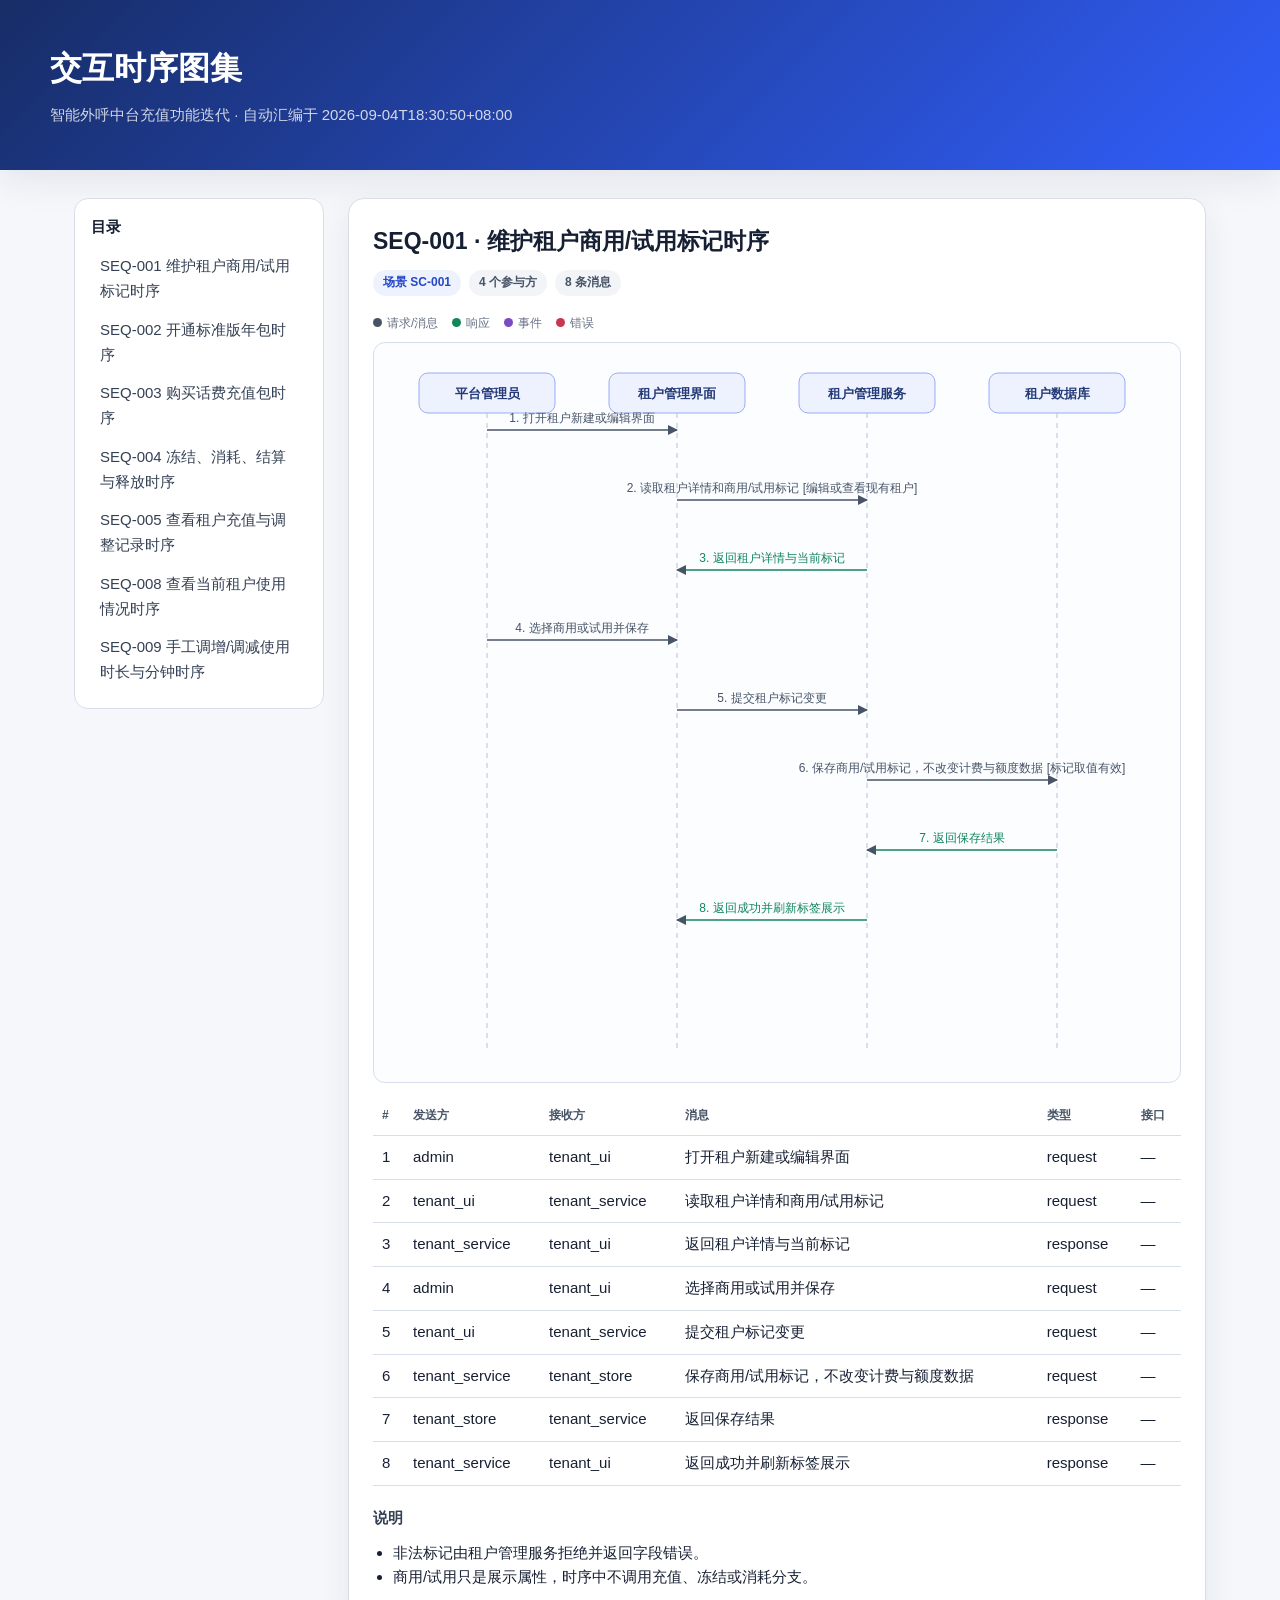
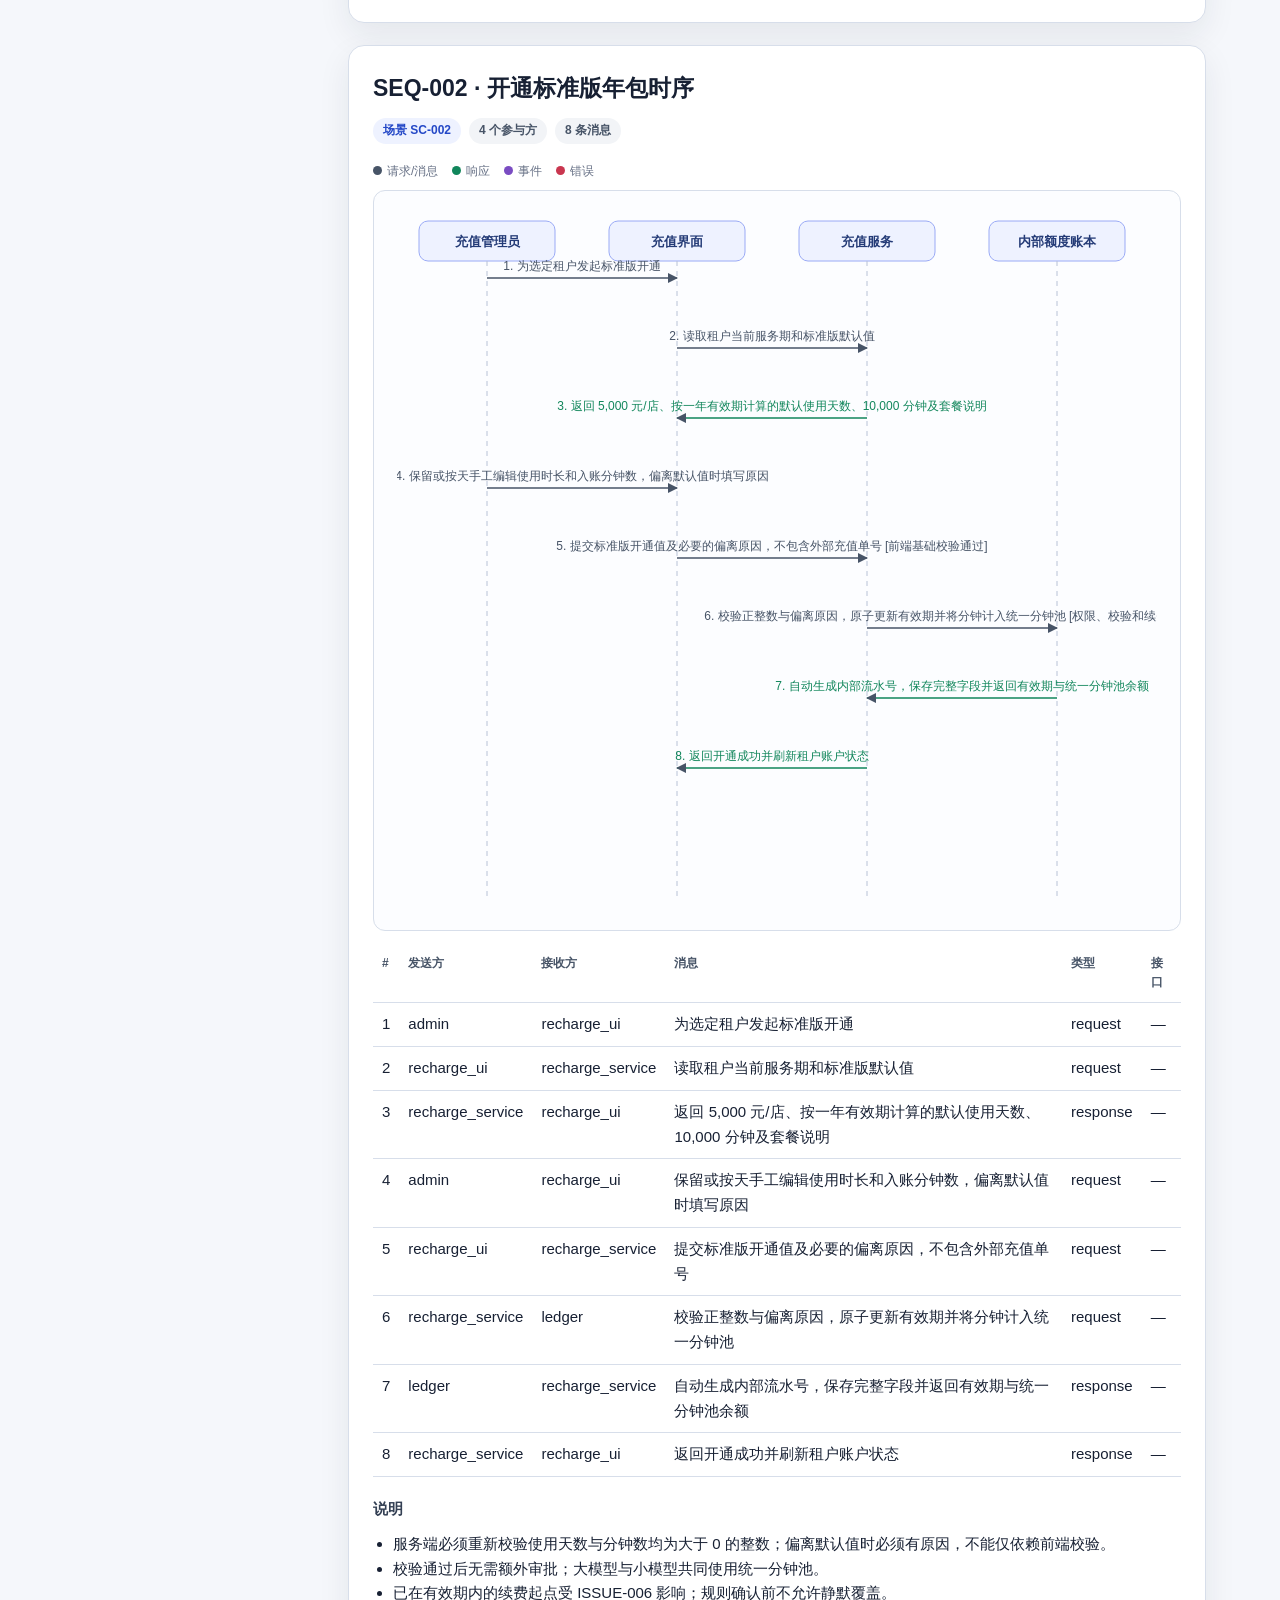
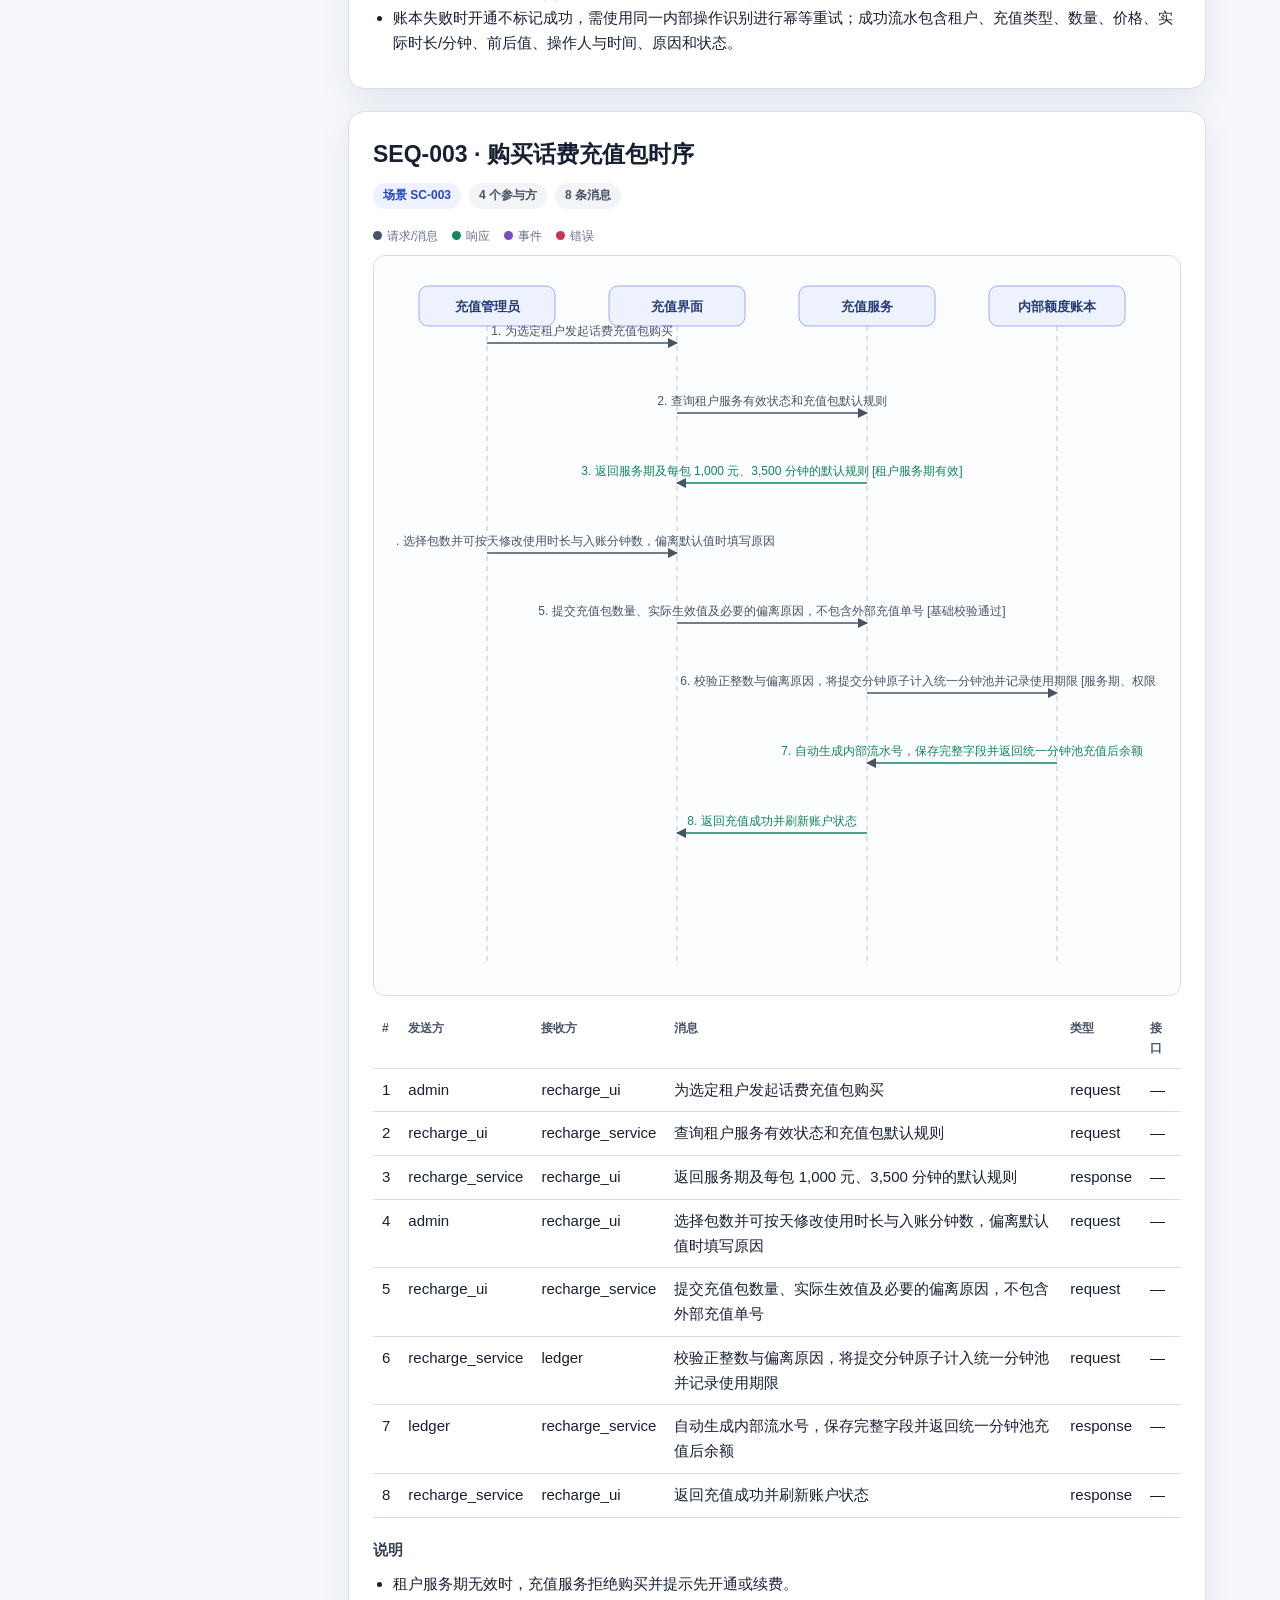
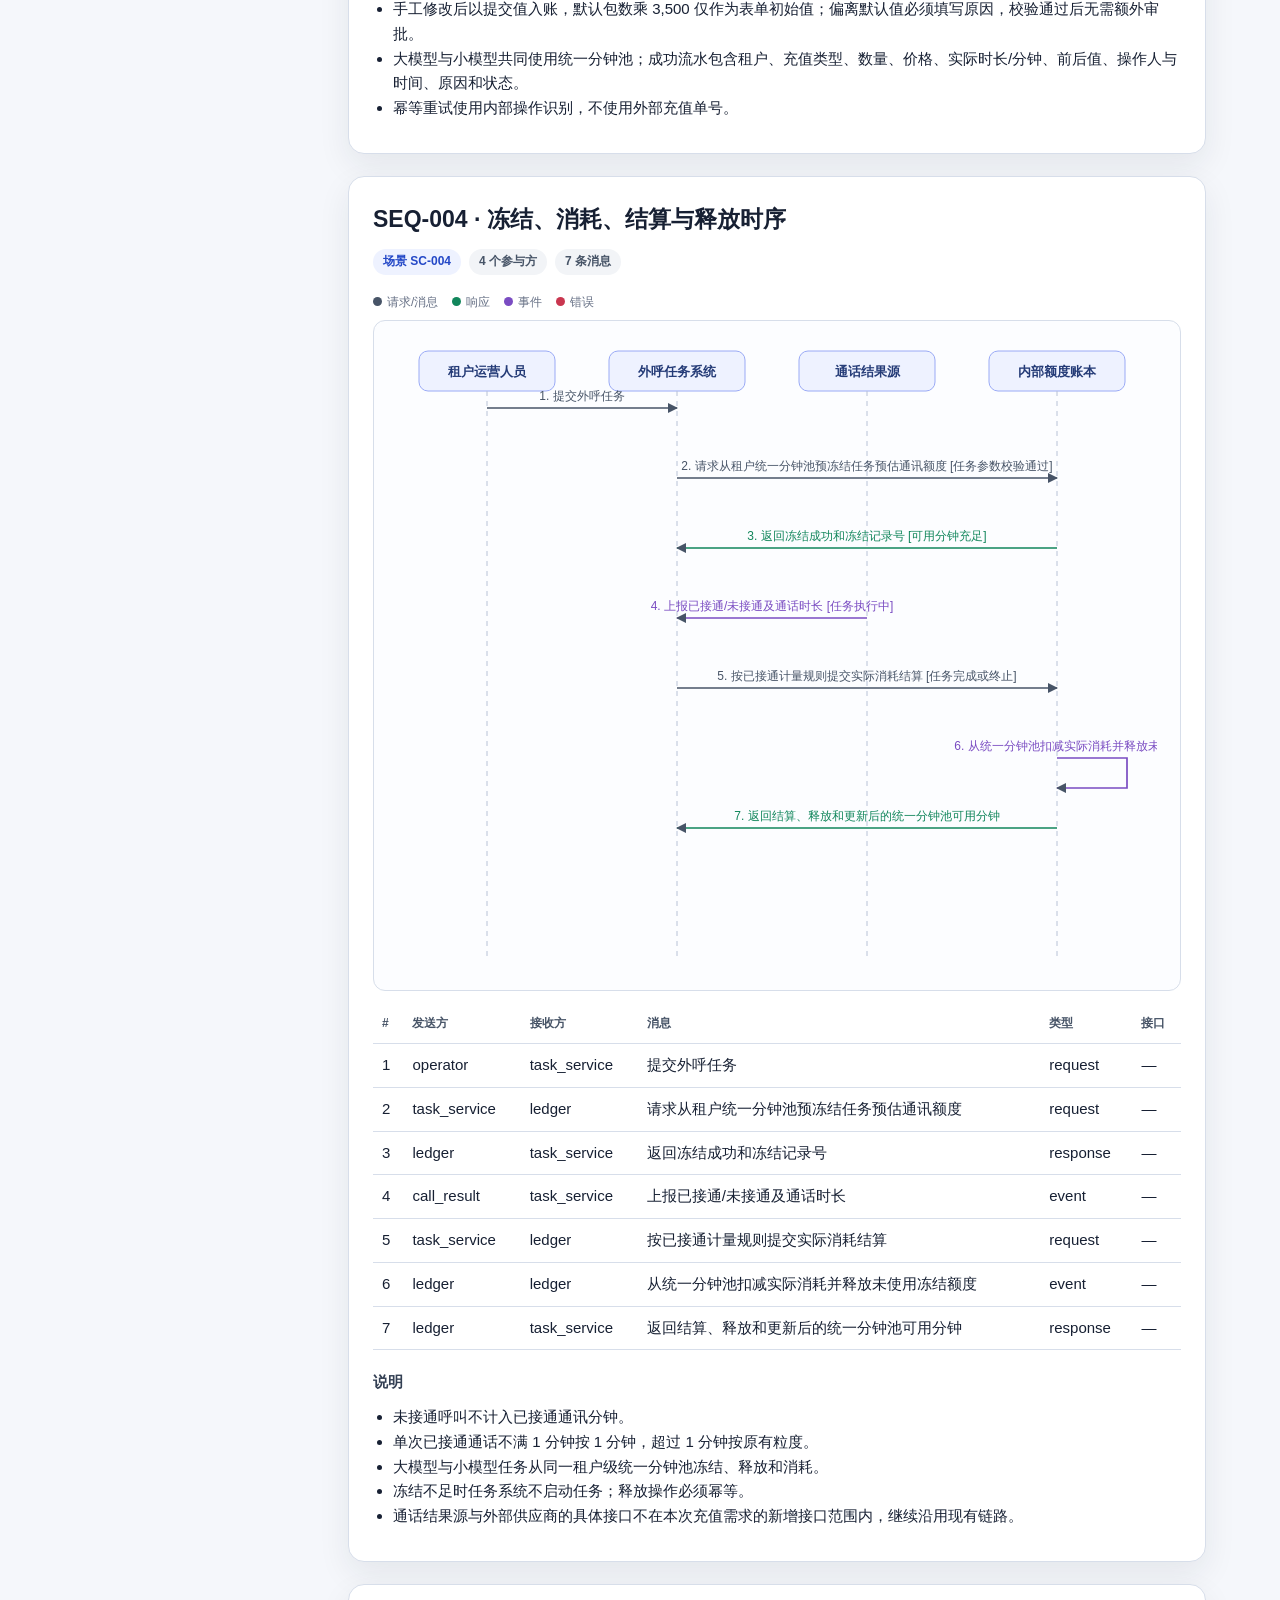
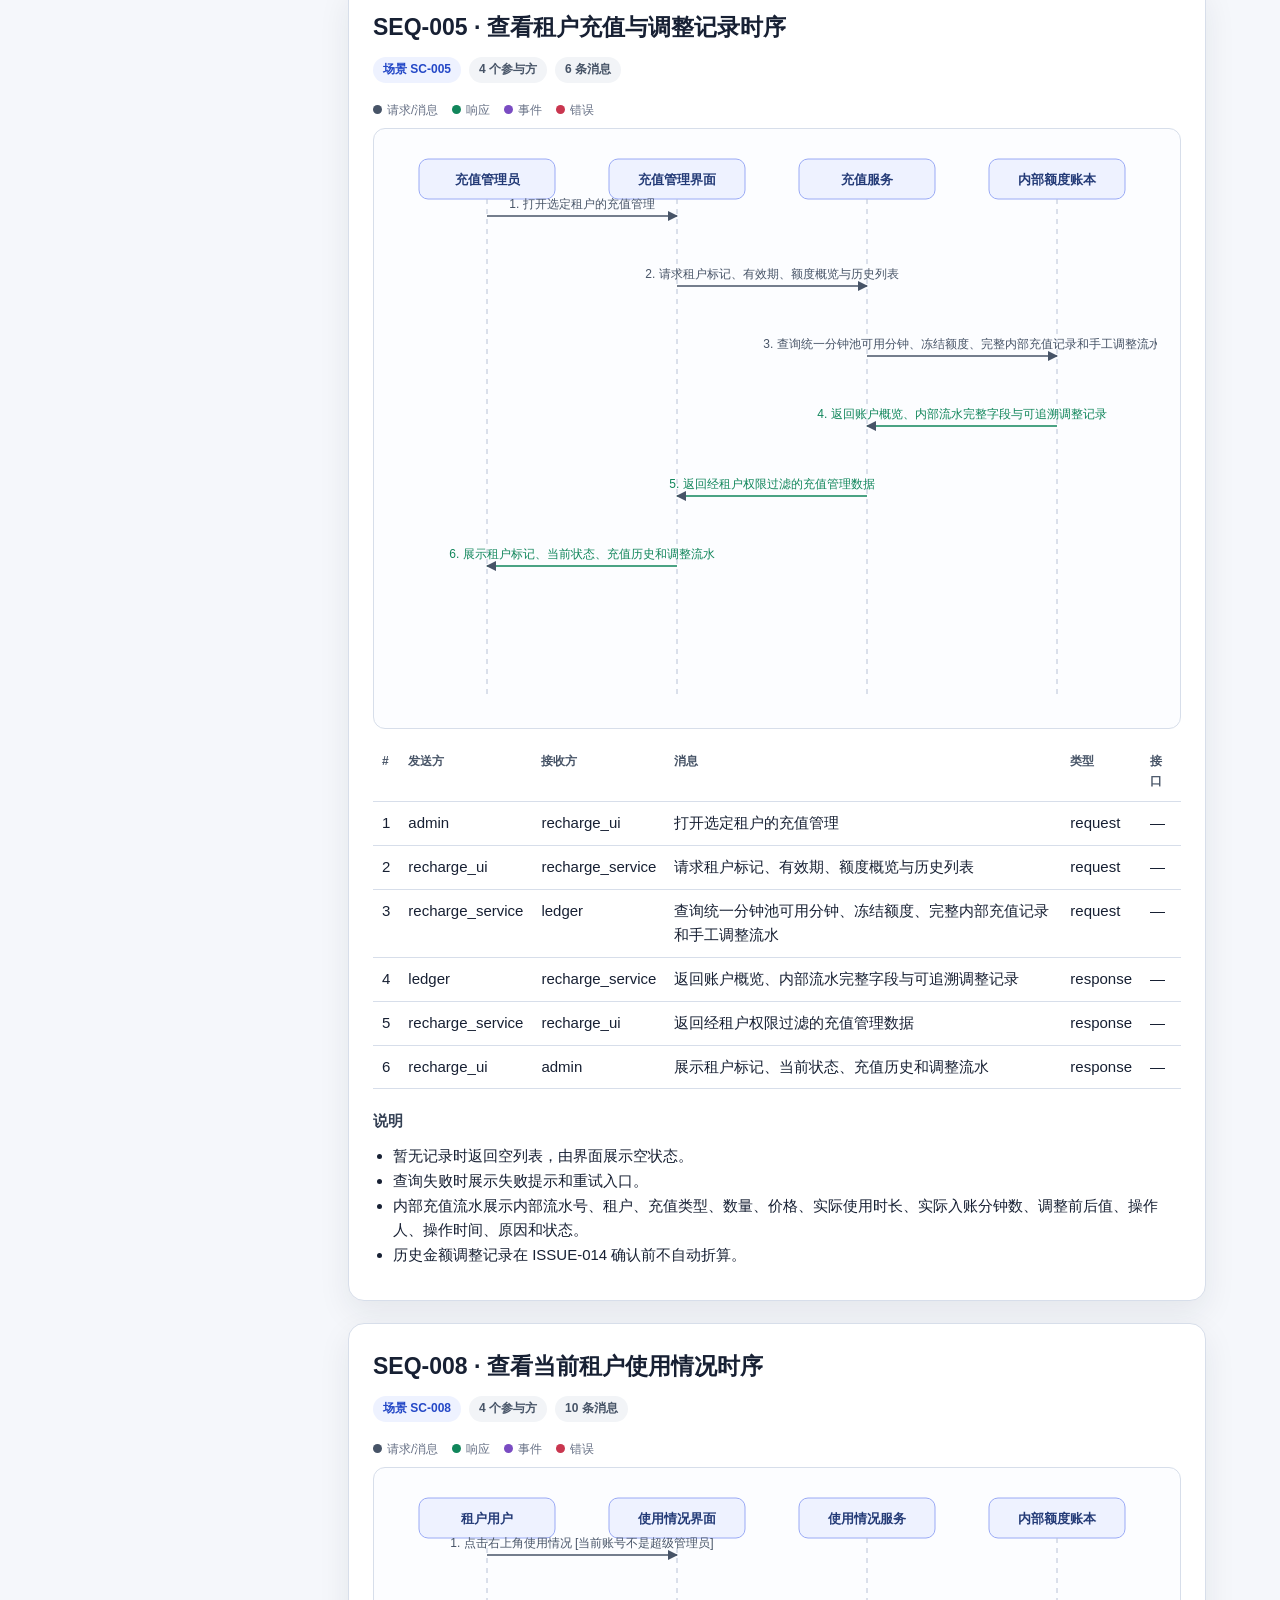
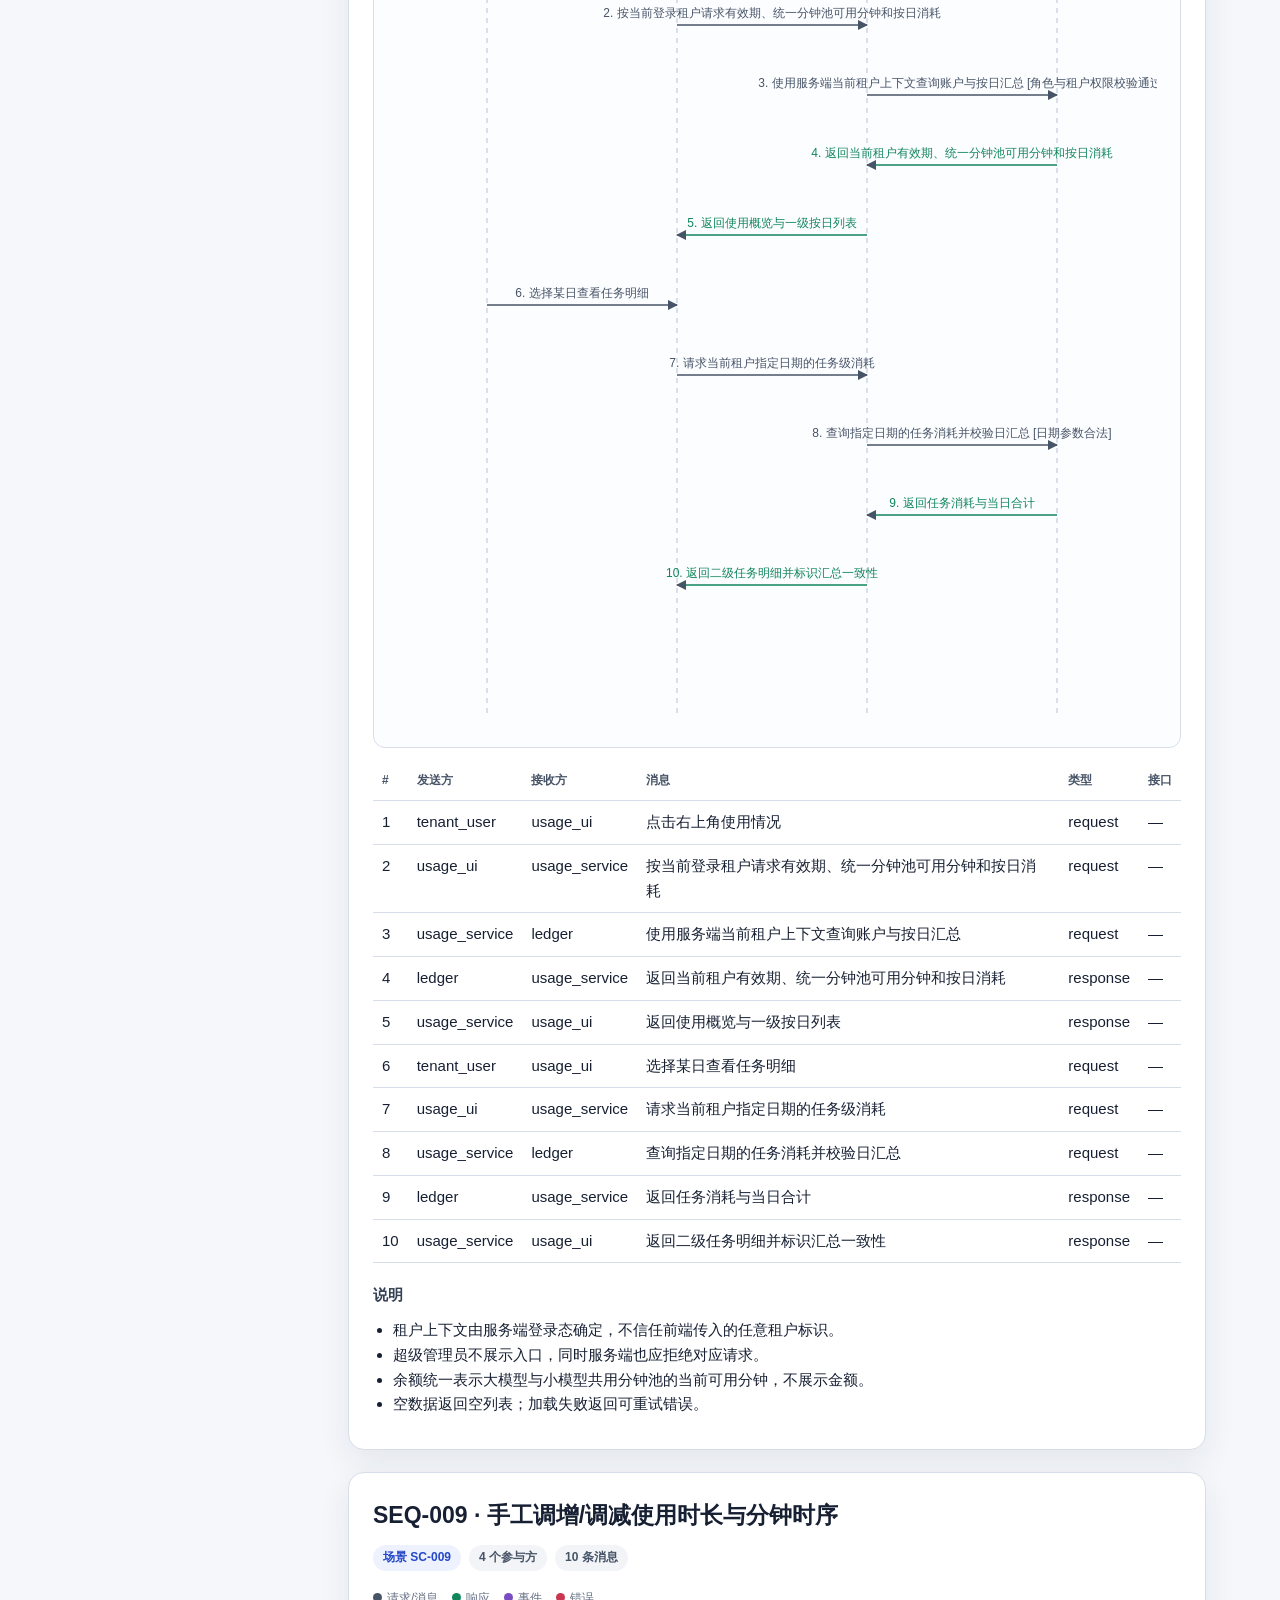
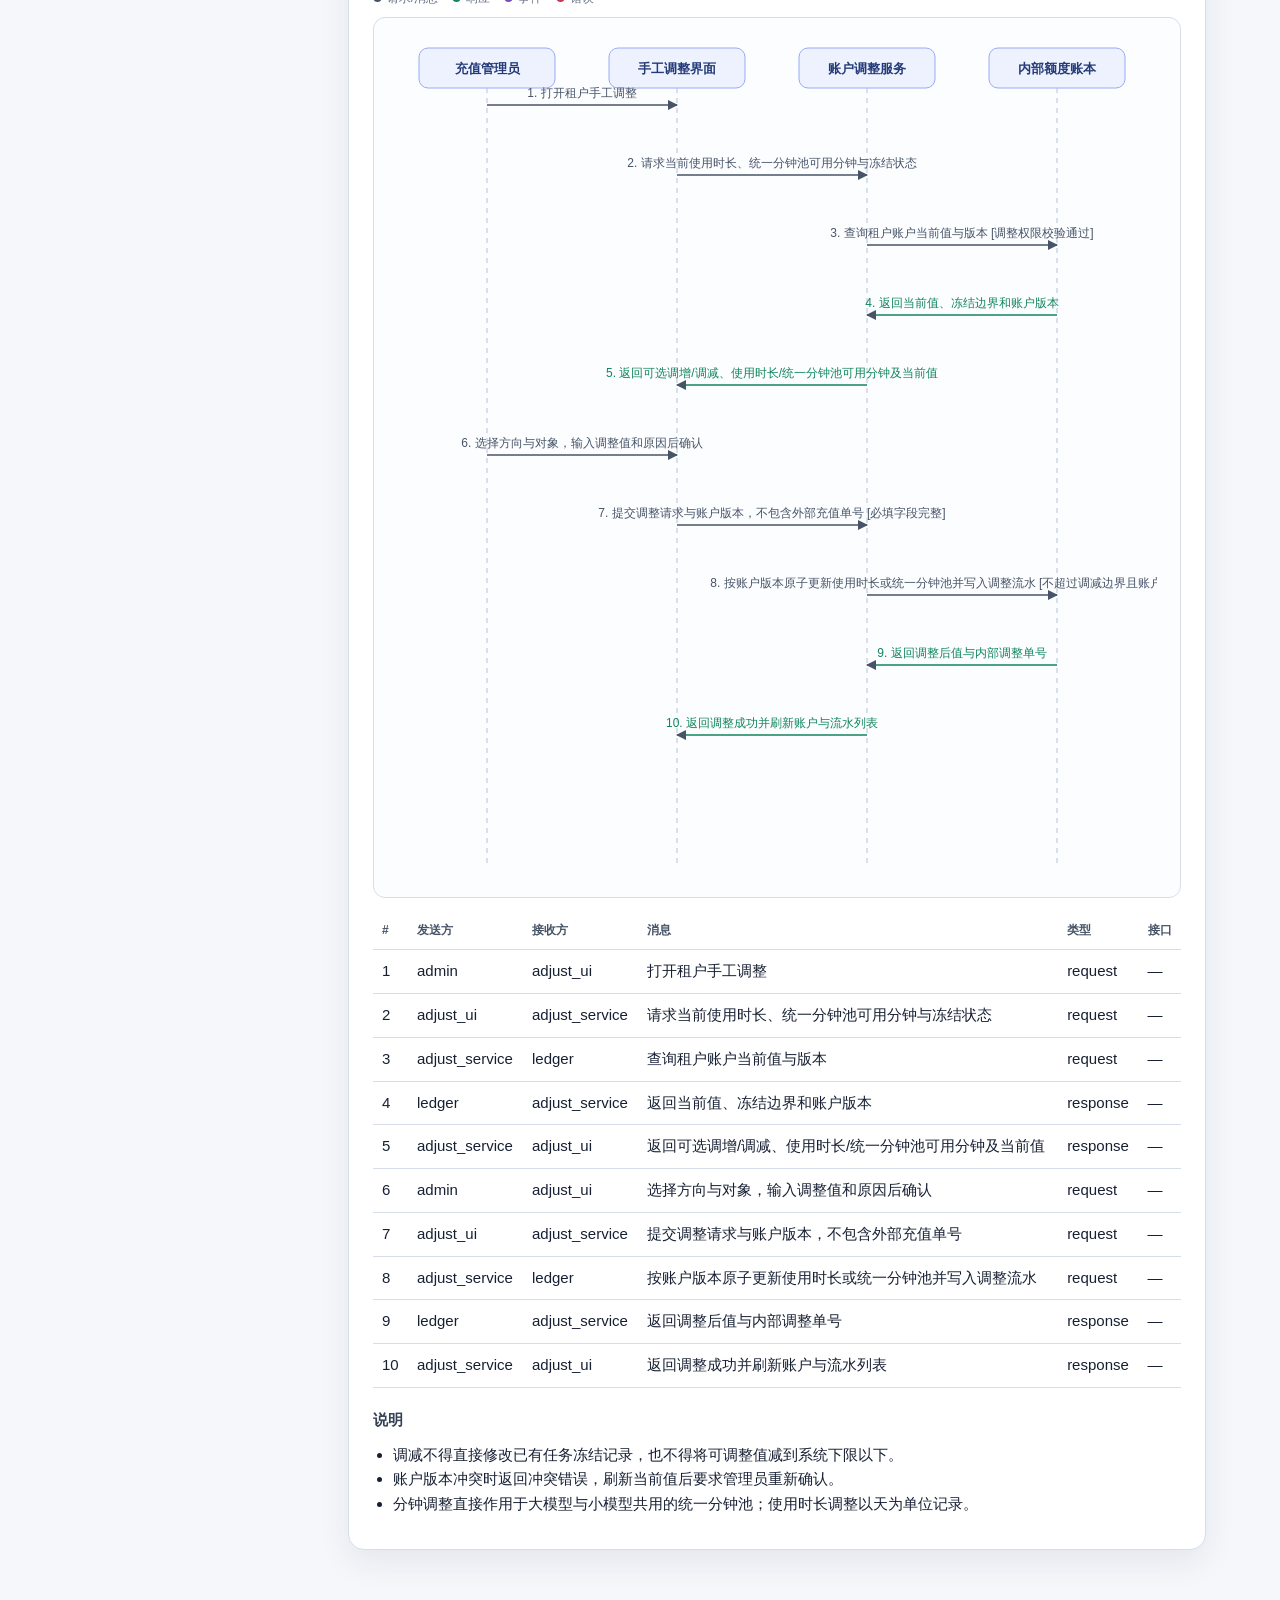
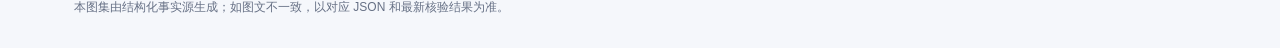
<file: requirement-analysis/recharge-iteration/outputs/interaction-sequence-atlas.html>
<!doctype html>
<html lang="zh-CN"><head><meta charset="utf-8"><meta name="viewport" content="width=device-width,initial-scale=1">
<title>交互时序图集 · 智能外呼中台充值功能迭代</title><style>
:root{--bg:#f5f7fb;--paper:#fff;--ink:#172033;--muted:#667085;--line:#d7deea;--primary:#315efb;--primary-soft:#eef2ff;--good:#11865b;--warn:#b76e00;--danger:#c9364f;--shadow:0 12px 32px rgba(23,32,51,.08)}
*{box-sizing:border-box}body{margin:0;background:var(--bg);color:var(--ink);font:15px/1.65 -apple-system,BlinkMacSystemFont,"Segoe UI","PingFang SC","Microsoft YaHei",sans-serif}
header{background:linear-gradient(135deg,#172d67,#315efb);color:#fff;padding:42px max(28px,calc((100vw - 1180px)/2));box-shadow:var(--shadow)}
header h1{margin:0 0 8px;font-size:32px}header p{margin:0;opacity:.8}.layout{max-width:1180px;margin:28px auto 72px;padding:0 24px;display:grid;grid-template-columns:250px minmax(0,1fr);gap:24px}
nav{position:sticky;top:20px;align-self:start;background:var(--paper);border:1px solid var(--line);border-radius:14px;padding:16px;max-height:calc(100vh - 40px);overflow:auto}
nav strong{display:block;margin-bottom:8px}nav a{display:block;color:#344054;text-decoration:none;padding:7px 9px;border-radius:8px}nav a:hover{background:var(--primary-soft);color:var(--primary)}main{min-width:0}.card{background:var(--paper);border:1px solid var(--line);border-radius:16px;box-shadow:var(--shadow);padding:24px;margin-bottom:22px;scroll-margin-top:20px}
.card h2{font-size:23px;margin:0 0 6px}.meta{display:flex;gap:8px;flex-wrap:wrap;margin:10px 0 18px}.badge{display:inline-flex;align-items:center;background:var(--primary-soft);color:#2448c7;border-radius:999px;padding:3px 10px;font-size:12px;font-weight:650}.badge.neutral{background:#f2f4f7;color:#475467}.section{margin-top:20px}.section h3{font-size:15px;margin:0 0 10px;color:#344054}.chips{display:flex;flex-wrap:wrap;gap:8px}.chip{border:1px solid var(--line);border-radius:999px;padding:4px 10px;background:#fff}
.muted{color:var(--muted)}ul.clean{margin:8px 0;padding-left:20px}.alt{border-left:4px solid #f2b84b;background:#fffbeb;padding:10px 14px;border-radius:0 10px 10px 0;margin:10px 0}.diagram{overflow:auto;border:1px solid var(--line);border-radius:12px;background:#fcfdff;padding:12px}.diagram svg{display:block;margin:auto}.message-table,.flow-table{width:100%;border-collapse:collapse;margin-top:14px}.message-table th,.message-table td,.flow-table th,.flow-table td{border-bottom:1px solid var(--line);padding:9px;text-align:left;vertical-align:top}.message-table th,.flow-table th{color:#475467;font-size:12px}.legend{display:flex;gap:14px;flex-wrap:wrap;color:var(--muted);font-size:12px;margin:8px 0}.dot{width:9px;height:9px;border-radius:50%;display:inline-block;margin-right:5px}.swimlane-note{margin:8px 0 0;color:var(--muted);font-size:12px}
footer{max-width:1180px;margin:-46px auto 30px;padding:0 24px;color:var(--muted);font-size:12px}@media(max-width:800px){.layout{grid-template-columns:1fr}nav{position:relative;top:0}header{padding:28px 24px}.card{padding:18px}}
</style></head>
<body><header><h1>交互时序图集</h1><p>智能外呼中台充值功能迭代 · 自动汇编于 2026-09-04T18:30:50+08:00</p></header>
<div class="layout"><nav><strong>目录</strong><a href="#SEQ-001">SEQ-001 维护租户商用/试用标记时序</a><a href="#SEQ-002">SEQ-002 开通标准版年包时序</a><a href="#SEQ-003">SEQ-003 购买话费充值包时序</a><a href="#SEQ-004">SEQ-004 冻结、消耗、结算与释放时序</a><a href="#SEQ-005">SEQ-005 查看租户充值与调整记录时序</a><a href="#SEQ-008">SEQ-008 查看当前租户使用情况时序</a><a href="#SEQ-009">SEQ-009 手工调增/调减使用时长与分钟时序</a></nav><main><article class="card" id="SEQ-001"><h2>SEQ-001 · 维护租户商用/试用标记时序</h2><div class="meta"><span class="badge">场景 SC-001</span><span class="badge neutral">4 个参与方</span><span class="badge neutral">8 条消息</span></div><div class="legend"><span><i class="dot" style="background:#475467"></i>请求/消息</span><span><i class="dot" style="background:#11865b"></i>响应</span><span><i class="dot" style="background:#7a4cc2"></i>事件</span><span><i class="dot" style="background:#c9364f"></i>错误</span></div><div class="diagram"><svg viewBox="0 0 760 715" width="760" height="715" role="img" aria-label="维护租户商用/试用标记时序"><defs><marker id="arrow" viewBox="0 0 10 10" refX="9" refY="5" markerWidth="6" markerHeight="6" orient="auto-start-reverse"><path d="M 0 0 L 10 5 L 0 10 z" fill="#475467"/></marker></defs><rect x="22" y="18" width="136" height="40" rx="9" fill="#eef2ff" stroke="#9aaaf5"/><text x="90" y="43" text-anchor="middle" font-size="13" font-weight="650" fill="#243b77">平台管理员</text><line x1="90" y1="58" x2="90" y2="695" stroke="#b8c2d6" stroke-dasharray="5 5"/><rect x="212" y="18" width="136" height="40" rx="9" fill="#eef2ff" stroke="#9aaaf5"/><text x="280" y="43" text-anchor="middle" font-size="13" font-weight="650" fill="#243b77">租户管理界面</text><line x1="280" y1="58" x2="280" y2="695" stroke="#b8c2d6" stroke-dasharray="5 5"/><rect x="402" y="18" width="136" height="40" rx="9" fill="#eef2ff" stroke="#9aaaf5"/><text x="470" y="43" text-anchor="middle" font-size="13" font-weight="650" fill="#243b77">租户管理服务</text><line x1="470" y1="58" x2="470" y2="695" stroke="#b8c2d6" stroke-dasharray="5 5"/><rect x="592" y="18" width="136" height="40" rx="9" fill="#eef2ff" stroke="#9aaaf5"/><text x="660" y="43" text-anchor="middle" font-size="13" font-weight="650" fill="#243b77">租户数据库</text><line x1="660" y1="58" x2="660" y2="695" stroke="#b8c2d6" stroke-dasharray="5 5"/><line x1="90" y1="75" x2="280" y2="75" stroke="#475467" stroke-width="1.7" marker-end="url(#arrow)"/><text x="185.0" y="67" text-anchor="middle" font-size="12" fill="#475467"><title>打开租户新建或编辑界面</title>1. 打开租户新建或编辑界面</text><line x1="280" y1="145" x2="470" y2="145" stroke="#475467" stroke-width="1.7" marker-end="url(#arrow)"/><text x="375.0" y="137" text-anchor="middle" font-size="12" fill="#475467"><title>读取租户详情和商用/试用标记</title>2. 读取租户详情和商用/试用标记 [编辑或查看现有租户]</text><line x1="470" y1="215" x2="280" y2="215" stroke="#11865b" stroke-width="1.7" marker-end="url(#arrow)"/><text x="375.0" y="207" text-anchor="middle" font-size="12" fill="#11865b"><title>返回租户详情与当前标记</title>3. 返回租户详情与当前标记</text><line x1="90" y1="285" x2="280" y2="285" stroke="#475467" stroke-width="1.7" marker-end="url(#arrow)"/><text x="185.0" y="277" text-anchor="middle" font-size="12" fill="#475467"><title>选择商用或试用并保存</title>4. 选择商用或试用并保存</text><line x1="280" y1="355" x2="470" y2="355" stroke="#475467" stroke-width="1.7" marker-end="url(#arrow)"/><text x="375.0" y="347" text-anchor="middle" font-size="12" fill="#475467"><title>提交租户标记变更</title>5. 提交租户标记变更</text><line x1="470" y1="425" x2="660" y2="425" stroke="#475467" stroke-width="1.7" marker-end="url(#arrow)"/><text x="565.0" y="417" text-anchor="middle" font-size="12" fill="#475467"><title>保存商用/试用标记，不改变计费与额度数据</title>6. 保存商用/试用标记，不改变计费与额度数据 [标记取值有效]</text><line x1="660" y1="495" x2="470" y2="495" stroke="#11865b" stroke-width="1.7" marker-end="url(#arrow)"/><text x="565.0" y="487" text-anchor="middle" font-size="12" fill="#11865b"><title>返回保存结果</title>7. 返回保存结果</text><line x1="470" y1="565" x2="280" y2="565" stroke="#11865b" stroke-width="1.7" marker-end="url(#arrow)"/><text x="375.0" y="557" text-anchor="middle" font-size="12" fill="#11865b"><title>返回成功并刷新标签展示</title>8. 返回成功并刷新标签展示</text></svg></div><table class="message-table"><thead><tr><th>#</th><th>发送方</th><th>接收方</th><th>消息</th><th>类型</th><th>接口</th></tr></thead><tbody><tr><td>1</td><td>admin</td><td>tenant_ui</td><td>打开租户新建或编辑界面</td><td>request</td><td>—</td></tr><tr><td>2</td><td>tenant_ui</td><td>tenant_service</td><td>读取租户详情和商用/试用标记</td><td>request</td><td>—</td></tr><tr><td>3</td><td>tenant_service</td><td>tenant_ui</td><td>返回租户详情与当前标记</td><td>response</td><td>—</td></tr><tr><td>4</td><td>admin</td><td>tenant_ui</td><td>选择商用或试用并保存</td><td>request</td><td>—</td></tr><tr><td>5</td><td>tenant_ui</td><td>tenant_service</td><td>提交租户标记变更</td><td>request</td><td>—</td></tr><tr><td>6</td><td>tenant_service</td><td>tenant_store</td><td>保存商用/试用标记，不改变计费与额度数据</td><td>request</td><td>—</td></tr><tr><td>7</td><td>tenant_store</td><td>tenant_service</td><td>返回保存结果</td><td>response</td><td>—</td></tr><tr><td>8</td><td>tenant_service</td><td>tenant_ui</td><td>返回成功并刷新标签展示</td><td>response</td><td>—</td></tr></tbody></table><div class="section"><h3>说明</h3><ul class="clean"><li>非法标记由租户管理服务拒绝并返回字段错误。</li><li>商用/试用只是展示属性，时序中不调用充值、冻结或消耗分支。</li></ul></div></article><article class="card" id="SEQ-002"><h2>SEQ-002 · 开通标准版年包时序</h2><div class="meta"><span class="badge">场景 SC-002</span><span class="badge neutral">4 个参与方</span><span class="badge neutral">8 条消息</span></div><div class="legend"><span><i class="dot" style="background:#475467"></i>请求/消息</span><span><i class="dot" style="background:#11865b"></i>响应</span><span><i class="dot" style="background:#7a4cc2"></i>事件</span><span><i class="dot" style="background:#c9364f"></i>错误</span></div><div class="diagram"><svg viewBox="0 0 760 715" width="760" height="715" role="img" aria-label="开通标准版年包时序"><defs><marker id="arrow" viewBox="0 0 10 10" refX="9" refY="5" markerWidth="6" markerHeight="6" orient="auto-start-reverse"><path d="M 0 0 L 10 5 L 0 10 z" fill="#475467"/></marker></defs><rect x="22" y="18" width="136" height="40" rx="9" fill="#eef2ff" stroke="#9aaaf5"/><text x="90" y="43" text-anchor="middle" font-size="13" font-weight="650" fill="#243b77">充值管理员</text><line x1="90" y1="58" x2="90" y2="695" stroke="#b8c2d6" stroke-dasharray="5 5"/><rect x="212" y="18" width="136" height="40" rx="9" fill="#eef2ff" stroke="#9aaaf5"/><text x="280" y="43" text-anchor="middle" font-size="13" font-weight="650" fill="#243b77">充值界面</text><line x1="280" y1="58" x2="280" y2="695" stroke="#b8c2d6" stroke-dasharray="5 5"/><rect x="402" y="18" width="136" height="40" rx="9" fill="#eef2ff" stroke="#9aaaf5"/><text x="470" y="43" text-anchor="middle" font-size="13" font-weight="650" fill="#243b77">充值服务</text><line x1="470" y1="58" x2="470" y2="695" stroke="#b8c2d6" stroke-dasharray="5 5"/><rect x="592" y="18" width="136" height="40" rx="9" fill="#eef2ff" stroke="#9aaaf5"/><text x="660" y="43" text-anchor="middle" font-size="13" font-weight="650" fill="#243b77">内部额度账本</text><line x1="660" y1="58" x2="660" y2="695" stroke="#b8c2d6" stroke-dasharray="5 5"/><line x1="90" y1="75" x2="280" y2="75" stroke="#475467" stroke-width="1.7" marker-end="url(#arrow)"/><text x="185.0" y="67" text-anchor="middle" font-size="12" fill="#475467"><title>为选定租户发起标准版开通</title>1. 为选定租户发起标准版开通</text><line x1="280" y1="145" x2="470" y2="145" stroke="#475467" stroke-width="1.7" marker-end="url(#arrow)"/><text x="375.0" y="137" text-anchor="middle" font-size="12" fill="#475467"><title>读取租户当前服务期和标准版默认值</title>2. 读取租户当前服务期和标准版默认值</text><line x1="470" y1="215" x2="280" y2="215" stroke="#11865b" stroke-width="1.7" marker-end="url(#arrow)"/><text x="375.0" y="207" text-anchor="middle" font-size="12" fill="#11865b"><title>返回 5,000 元/店、按一年有效期计算的默认使用天数、10,000 分钟及套餐说明</title>3. 返回 5,000 元/店、按一年有效期计算的默认使用天数、10,000 分钟及套餐说明</text><line x1="90" y1="285" x2="280" y2="285" stroke="#475467" stroke-width="1.7" marker-end="url(#arrow)"/><text x="185.0" y="277" text-anchor="middle" font-size="12" fill="#475467"><title>保留或按天手工编辑使用时长和入账分钟数，偏离默认值时填写原因</title>4. 保留或按天手工编辑使用时长和入账分钟数，偏离默认值时填写原因</text><line x1="280" y1="355" x2="470" y2="355" stroke="#475467" stroke-width="1.7" marker-end="url(#arrow)"/><text x="375.0" y="347" text-anchor="middle" font-size="12" fill="#475467"><title>提交标准版开通值及必要的偏离原因，不包含外部充值单号</title>5. 提交标准版开通值及必要的偏离原因，不包含外部充值单号 [前端基础校验通过]</text><line x1="470" y1="425" x2="660" y2="425" stroke="#475467" stroke-width="1.7" marker-end="url(#arrow)"/><text x="565.0" y="417" text-anchor="middle" font-size="12" fill="#475467"><title>校验正整数与偏离原因，原子更新有效期并将分钟计入统一分钟池</title>6. 校验正整数与偏离原因，原子更新有效期并将分钟计入统一分钟池 [权限、校验和续费规则通过]</text><line x1="660" y1="495" x2="470" y2="495" stroke="#11865b" stroke-width="1.7" marker-end="url(#arrow)"/><text x="565.0" y="487" text-anchor="middle" font-size="12" fill="#11865b"><title>自动生成内部流水号，保存完整字段并返回有效期与统一分钟池余额</title>7. 自动生成内部流水号，保存完整字段并返回有效期与统一分钟池余额</text><line x1="470" y1="565" x2="280" y2="565" stroke="#11865b" stroke-width="1.7" marker-end="url(#arrow)"/><text x="375.0" y="557" text-anchor="middle" font-size="12" fill="#11865b"><title>返回开通成功并刷新租户账户状态</title>8. 返回开通成功并刷新租户账户状态</text></svg></div><table class="message-table"><thead><tr><th>#</th><th>发送方</th><th>接收方</th><th>消息</th><th>类型</th><th>接口</th></tr></thead><tbody><tr><td>1</td><td>admin</td><td>recharge_ui</td><td>为选定租户发起标准版开通</td><td>request</td><td>—</td></tr><tr><td>2</td><td>recharge_ui</td><td>recharge_service</td><td>读取租户当前服务期和标准版默认值</td><td>request</td><td>—</td></tr><tr><td>3</td><td>recharge_service</td><td>recharge_ui</td><td>返回 5,000 元/店、按一年有效期计算的默认使用天数、10,000 分钟及套餐说明</td><td>response</td><td>—</td></tr><tr><td>4</td><td>admin</td><td>recharge_ui</td><td>保留或按天手工编辑使用时长和入账分钟数，偏离默认值时填写原因</td><td>request</td><td>—</td></tr><tr><td>5</td><td>recharge_ui</td><td>recharge_service</td><td>提交标准版开通值及必要的偏离原因，不包含外部充值单号</td><td>request</td><td>—</td></tr><tr><td>6</td><td>recharge_service</td><td>ledger</td><td>校验正整数与偏离原因，原子更新有效期并将分钟计入统一分钟池</td><td>request</td><td>—</td></tr><tr><td>7</td><td>ledger</td><td>recharge_service</td><td>自动生成内部流水号，保存完整字段并返回有效期与统一分钟池余额</td><td>response</td><td>—</td></tr><tr><td>8</td><td>recharge_service</td><td>recharge_ui</td><td>返回开通成功并刷新租户账户状态</td><td>response</td><td>—</td></tr></tbody></table><div class="section"><h3>说明</h3><ul class="clean"><li>服务端必须重新校验使用天数与分钟数均为大于 0 的整数；偏离默认值时必须有原因，不能仅依赖前端校验。</li><li>校验通过后无需额外审批；大模型与小模型共同使用统一分钟池。</li><li>已在有效期内的续费起点受 ISSUE-006 影响；规则确认前不允许静默覆盖。</li><li>账本失败时开通不标记成功，需使用同一内部操作识别进行幂等重试；成功流水包含租户、充值类型、数量、价格、实际时长/分钟、前后值、操作人与时间、原因和状态。</li></ul></div></article><article class="card" id="SEQ-003"><h2>SEQ-003 · 购买话费充值包时序</h2><div class="meta"><span class="badge">场景 SC-003</span><span class="badge neutral">4 个参与方</span><span class="badge neutral">8 条消息</span></div><div class="legend"><span><i class="dot" style="background:#475467"></i>请求/消息</span><span><i class="dot" style="background:#11865b"></i>响应</span><span><i class="dot" style="background:#7a4cc2"></i>事件</span><span><i class="dot" style="background:#c9364f"></i>错误</span></div><div class="diagram"><svg viewBox="0 0 760 715" width="760" height="715" role="img" aria-label="购买话费充值包时序"><defs><marker id="arrow" viewBox="0 0 10 10" refX="9" refY="5" markerWidth="6" markerHeight="6" orient="auto-start-reverse"><path d="M 0 0 L 10 5 L 0 10 z" fill="#475467"/></marker></defs><rect x="22" y="18" width="136" height="40" rx="9" fill="#eef2ff" stroke="#9aaaf5"/><text x="90" y="43" text-anchor="middle" font-size="13" font-weight="650" fill="#243b77">充值管理员</text><line x1="90" y1="58" x2="90" y2="695" stroke="#b8c2d6" stroke-dasharray="5 5"/><rect x="212" y="18" width="136" height="40" rx="9" fill="#eef2ff" stroke="#9aaaf5"/><text x="280" y="43" text-anchor="middle" font-size="13" font-weight="650" fill="#243b77">充值界面</text><line x1="280" y1="58" x2="280" y2="695" stroke="#b8c2d6" stroke-dasharray="5 5"/><rect x="402" y="18" width="136" height="40" rx="9" fill="#eef2ff" stroke="#9aaaf5"/><text x="470" y="43" text-anchor="middle" font-size="13" font-weight="650" fill="#243b77">充值服务</text><line x1="470" y1="58" x2="470" y2="695" stroke="#b8c2d6" stroke-dasharray="5 5"/><rect x="592" y="18" width="136" height="40" rx="9" fill="#eef2ff" stroke="#9aaaf5"/><text x="660" y="43" text-anchor="middle" font-size="13" font-weight="650" fill="#243b77">内部额度账本</text><line x1="660" y1="58" x2="660" y2="695" stroke="#b8c2d6" stroke-dasharray="5 5"/><line x1="90" y1="75" x2="280" y2="75" stroke="#475467" stroke-width="1.7" marker-end="url(#arrow)"/><text x="185.0" y="67" text-anchor="middle" font-size="12" fill="#475467"><title>为选定租户发起话费充值包购买</title>1. 为选定租户发起话费充值包购买</text><line x1="280" y1="145" x2="470" y2="145" stroke="#475467" stroke-width="1.7" marker-end="url(#arrow)"/><text x="375.0" y="137" text-anchor="middle" font-size="12" fill="#475467"><title>查询租户服务有效状态和充值包默认规则</title>2. 查询租户服务有效状态和充值包默认规则</text><line x1="470" y1="215" x2="280" y2="215" stroke="#11865b" stroke-width="1.7" marker-end="url(#arrow)"/><text x="375.0" y="207" text-anchor="middle" font-size="12" fill="#11865b"><title>返回服务期及每包 1,000 元、3,500 分钟的默认规则</title>3. 返回服务期及每包 1,000 元、3,500 分钟的默认规则 [租户服务期有效]</text><line x1="90" y1="285" x2="280" y2="285" stroke="#475467" stroke-width="1.7" marker-end="url(#arrow)"/><text x="185.0" y="277" text-anchor="middle" font-size="12" fill="#475467"><title>选择包数并可按天修改使用时长与入账分钟数，偏离默认值时填写原因</title>4. 选择包数并可按天修改使用时长与入账分钟数，偏离默认值时填写原因</text><line x1="280" y1="355" x2="470" y2="355" stroke="#475467" stroke-width="1.7" marker-end="url(#arrow)"/><text x="375.0" y="347" text-anchor="middle" font-size="12" fill="#475467"><title>提交充值包数量、实际生效值及必要的偏离原因，不包含外部充值单号</title>5. 提交充值包数量、实际生效值及必要的偏离原因，不包含外部充值单号 [基础校验通过]</text><line x1="470" y1="425" x2="660" y2="425" stroke="#475467" stroke-width="1.7" marker-end="url(#arrow)"/><text x="565.0" y="417" text-anchor="middle" font-size="12" fill="#475467"><title>校验正整数与偏离原因，将提交分钟原子计入统一分钟池并记录使用期限</title>6. 校验正整数与偏离原因，将提交分钟原子计入统一分钟池并记录使用期限 [服务期、权限和数值校验通过]</text><line x1="660" y1="495" x2="470" y2="495" stroke="#11865b" stroke-width="1.7" marker-end="url(#arrow)"/><text x="565.0" y="487" text-anchor="middle" font-size="12" fill="#11865b"><title>自动生成内部流水号，保存完整字段并返回统一分钟池充值后余额</title>7. 自动生成内部流水号，保存完整字段并返回统一分钟池充值后余额</text><line x1="470" y1="565" x2="280" y2="565" stroke="#11865b" stroke-width="1.7" marker-end="url(#arrow)"/><text x="375.0" y="557" text-anchor="middle" font-size="12" fill="#11865b"><title>返回充值成功并刷新账户状态</title>8. 返回充值成功并刷新账户状态</text></svg></div><table class="message-table"><thead><tr><th>#</th><th>发送方</th><th>接收方</th><th>消息</th><th>类型</th><th>接口</th></tr></thead><tbody><tr><td>1</td><td>admin</td><td>recharge_ui</td><td>为选定租户发起话费充值包购买</td><td>request</td><td>—</td></tr><tr><td>2</td><td>recharge_ui</td><td>recharge_service</td><td>查询租户服务有效状态和充值包默认规则</td><td>request</td><td>—</td></tr><tr><td>3</td><td>recharge_service</td><td>recharge_ui</td><td>返回服务期及每包 1,000 元、3,500 分钟的默认规则</td><td>response</td><td>—</td></tr><tr><td>4</td><td>admin</td><td>recharge_ui</td><td>选择包数并可按天修改使用时长与入账分钟数，偏离默认值时填写原因</td><td>request</td><td>—</td></tr><tr><td>5</td><td>recharge_ui</td><td>recharge_service</td><td>提交充值包数量、实际生效值及必要的偏离原因，不包含外部充值单号</td><td>request</td><td>—</td></tr><tr><td>6</td><td>recharge_service</td><td>ledger</td><td>校验正整数与偏离原因，将提交分钟原子计入统一分钟池并记录使用期限</td><td>request</td><td>—</td></tr><tr><td>7</td><td>ledger</td><td>recharge_service</td><td>自动生成内部流水号，保存完整字段并返回统一分钟池充值后余额</td><td>response</td><td>—</td></tr><tr><td>8</td><td>recharge_service</td><td>recharge_ui</td><td>返回充值成功并刷新账户状态</td><td>response</td><td>—</td></tr></tbody></table><div class="section"><h3>说明</h3><ul class="clean"><li>租户服务期无效时，充值服务拒绝购买并提示先开通或续费。</li><li>手工修改后以提交值入账，默认包数乘 3,500 仅作为表单初始值；偏离默认值必须填写原因，校验通过后无需额外审批。</li><li>大模型与小模型共同使用统一分钟池；成功流水包含租户、充值类型、数量、价格、实际时长/分钟、前后值、操作人与时间、原因和状态。</li><li>幂等重试使用内部操作识别，不使用外部充值单号。</li></ul></div></article><article class="card" id="SEQ-004"><h2>SEQ-004 · 冻结、消耗、结算与释放时序</h2><div class="meta"><span class="badge">场景 SC-004</span><span class="badge neutral">4 个参与方</span><span class="badge neutral">7 条消息</span></div><div class="legend"><span><i class="dot" style="background:#475467"></i>请求/消息</span><span><i class="dot" style="background:#11865b"></i>响应</span><span><i class="dot" style="background:#7a4cc2"></i>事件</span><span><i class="dot" style="background:#c9364f"></i>错误</span></div><div class="diagram"><svg viewBox="0 0 760 645" width="760" height="645" role="img" aria-label="冻结、消耗、结算与释放时序"><defs><marker id="arrow" viewBox="0 0 10 10" refX="9" refY="5" markerWidth="6" markerHeight="6" orient="auto-start-reverse"><path d="M 0 0 L 10 5 L 0 10 z" fill="#475467"/></marker></defs><rect x="22" y="18" width="136" height="40" rx="9" fill="#eef2ff" stroke="#9aaaf5"/><text x="90" y="43" text-anchor="middle" font-size="13" font-weight="650" fill="#243b77">租户运营人员</text><line x1="90" y1="58" x2="90" y2="625" stroke="#b8c2d6" stroke-dasharray="5 5"/><rect x="212" y="18" width="136" height="40" rx="9" fill="#eef2ff" stroke="#9aaaf5"/><text x="280" y="43" text-anchor="middle" font-size="13" font-weight="650" fill="#243b77">外呼任务系统</text><line x1="280" y1="58" x2="280" y2="625" stroke="#b8c2d6" stroke-dasharray="5 5"/><rect x="402" y="18" width="136" height="40" rx="9" fill="#eef2ff" stroke="#9aaaf5"/><text x="470" y="43" text-anchor="middle" font-size="13" font-weight="650" fill="#243b77">通话结果源</text><line x1="470" y1="58" x2="470" y2="625" stroke="#b8c2d6" stroke-dasharray="5 5"/><rect x="592" y="18" width="136" height="40" rx="9" fill="#eef2ff" stroke="#9aaaf5"/><text x="660" y="43" text-anchor="middle" font-size="13" font-weight="650" fill="#243b77">内部额度账本</text><line x1="660" y1="58" x2="660" y2="625" stroke="#b8c2d6" stroke-dasharray="5 5"/><line x1="90" y1="75" x2="280" y2="75" stroke="#475467" stroke-width="1.7" marker-end="url(#arrow)"/><text x="185.0" y="67" text-anchor="middle" font-size="12" fill="#475467"><title>提交外呼任务</title>1. 提交外呼任务</text><line x1="280" y1="145" x2="660" y2="145" stroke="#475467" stroke-width="1.7" marker-end="url(#arrow)"/><text x="470.0" y="137" text-anchor="middle" font-size="12" fill="#475467"><title>请求从租户统一分钟池预冻结任务预估通讯额度</title>2. 请求从租户统一分钟池预冻结任务预估通讯额度 [任务参数校验通过]</text><line x1="660" y1="215" x2="280" y2="215" stroke="#11865b" stroke-width="1.7" marker-end="url(#arrow)"/><text x="470.0" y="207" text-anchor="middle" font-size="12" fill="#11865b"><title>返回冻结成功和冻结记录号</title>3. 返回冻结成功和冻结记录号 [可用分钟充足]</text><line x1="470" y1="285" x2="280" y2="285" stroke="#7a4cc2" stroke-width="1.7" marker-end="url(#arrow)"/><text x="375.0" y="277" text-anchor="middle" font-size="12" fill="#7a4cc2"><title>上报已接通/未接通及通话时长</title>4. 上报已接通/未接通及通话时长 [任务执行中]</text><line x1="280" y1="355" x2="660" y2="355" stroke="#475467" stroke-width="1.7" marker-end="url(#arrow)"/><text x="470.0" y="347" text-anchor="middle" font-size="12" fill="#475467"><title>按已接通计量规则提交实际消耗结算</title>5. 按已接通计量规则提交实际消耗结算 [任务完成或终止]</text><path d="M 660 425 h 70 v 30 h -70" fill="none" stroke="#7a4cc2" stroke-width="1.7" marker-end="url(#arrow)"/><text x="696" y="417" text-anchor="middle" font-size="12" fill="#7a4cc2"><title>从统一分钟池扣减实际消耗并释放未使用冻结额度</title>6. 从统一分钟池扣减实际消耗并释放未使用冻结额度</text><line x1="660" y1="495" x2="280" y2="495" stroke="#11865b" stroke-width="1.7" marker-end="url(#arrow)"/><text x="470.0" y="487" text-anchor="middle" font-size="12" fill="#11865b"><title>返回结算、释放和更新后的统一分钟池可用分钟</title>7. 返回结算、释放和更新后的统一分钟池可用分钟</text></svg></div><table class="message-table"><thead><tr><th>#</th><th>发送方</th><th>接收方</th><th>消息</th><th>类型</th><th>接口</th></tr></thead><tbody><tr><td>1</td><td>operator</td><td>task_service</td><td>提交外呼任务</td><td>request</td><td>—</td></tr><tr><td>2</td><td>task_service</td><td>ledger</td><td>请求从租户统一分钟池预冻结任务预估通讯额度</td><td>request</td><td>—</td></tr><tr><td>3</td><td>ledger</td><td>task_service</td><td>返回冻结成功和冻结记录号</td><td>response</td><td>—</td></tr><tr><td>4</td><td>call_result</td><td>task_service</td><td>上报已接通/未接通及通话时长</td><td>event</td><td>—</td></tr><tr><td>5</td><td>task_service</td><td>ledger</td><td>按已接通计量规则提交实际消耗结算</td><td>request</td><td>—</td></tr><tr><td>6</td><td>ledger</td><td>ledger</td><td>从统一分钟池扣减实际消耗并释放未使用冻结额度</td><td>event</td><td>—</td></tr><tr><td>7</td><td>ledger</td><td>task_service</td><td>返回结算、释放和更新后的统一分钟池可用分钟</td><td>response</td><td>—</td></tr></tbody></table><div class="section"><h3>说明</h3><ul class="clean"><li>未接通呼叫不计入已接通通讯分钟。</li><li>单次已接通通话不满 1 分钟按 1 分钟，超过 1 分钟按原有粒度。</li><li>大模型与小模型任务从同一租户级统一分钟池冻结、释放和消耗。</li><li>冻结不足时任务系统不启动任务；释放操作必须幂等。</li><li>通话结果源与外部供应商的具体接口不在本次充值需求的新增接口范围内，继续沿用现有链路。</li></ul></div></article><article class="card" id="SEQ-005"><h2>SEQ-005 · 查看租户充值与调整记录时序</h2><div class="meta"><span class="badge">场景 SC-005</span><span class="badge neutral">4 个参与方</span><span class="badge neutral">6 条消息</span></div><div class="legend"><span><i class="dot" style="background:#475467"></i>请求/消息</span><span><i class="dot" style="background:#11865b"></i>响应</span><span><i class="dot" style="background:#7a4cc2"></i>事件</span><span><i class="dot" style="background:#c9364f"></i>错误</span></div><div class="diagram"><svg viewBox="0 0 760 575" width="760" height="575" role="img" aria-label="查看租户充值与调整记录时序"><defs><marker id="arrow" viewBox="0 0 10 10" refX="9" refY="5" markerWidth="6" markerHeight="6" orient="auto-start-reverse"><path d="M 0 0 L 10 5 L 0 10 z" fill="#475467"/></marker></defs><rect x="22" y="18" width="136" height="40" rx="9" fill="#eef2ff" stroke="#9aaaf5"/><text x="90" y="43" text-anchor="middle" font-size="13" font-weight="650" fill="#243b77">充值管理员</text><line x1="90" y1="58" x2="90" y2="555" stroke="#b8c2d6" stroke-dasharray="5 5"/><rect x="212" y="18" width="136" height="40" rx="9" fill="#eef2ff" stroke="#9aaaf5"/><text x="280" y="43" text-anchor="middle" font-size="13" font-weight="650" fill="#243b77">充值管理界面</text><line x1="280" y1="58" x2="280" y2="555" stroke="#b8c2d6" stroke-dasharray="5 5"/><rect x="402" y="18" width="136" height="40" rx="9" fill="#eef2ff" stroke="#9aaaf5"/><text x="470" y="43" text-anchor="middle" font-size="13" font-weight="650" fill="#243b77">充值服务</text><line x1="470" y1="58" x2="470" y2="555" stroke="#b8c2d6" stroke-dasharray="5 5"/><rect x="592" y="18" width="136" height="40" rx="9" fill="#eef2ff" stroke="#9aaaf5"/><text x="660" y="43" text-anchor="middle" font-size="13" font-weight="650" fill="#243b77">内部额度账本</text><line x1="660" y1="58" x2="660" y2="555" stroke="#b8c2d6" stroke-dasharray="5 5"/><line x1="90" y1="75" x2="280" y2="75" stroke="#475467" stroke-width="1.7" marker-end="url(#arrow)"/><text x="185.0" y="67" text-anchor="middle" font-size="12" fill="#475467"><title>打开选定租户的充值管理</title>1. 打开选定租户的充值管理</text><line x1="280" y1="145" x2="470" y2="145" stroke="#475467" stroke-width="1.7" marker-end="url(#arrow)"/><text x="375.0" y="137" text-anchor="middle" font-size="12" fill="#475467"><title>请求租户标记、有效期、额度概览与历史列表</title>2. 请求租户标记、有效期、额度概览与历史列表</text><line x1="470" y1="215" x2="660" y2="215" stroke="#475467" stroke-width="1.7" marker-end="url(#arrow)"/><text x="565.0" y="207" text-anchor="middle" font-size="12" fill="#475467"><title>查询统一分钟池可用分钟、冻结额度、完整内部充值记录和手工调整流水</title>3. 查询统一分钟池可用分钟、冻结额度、完整内部充值记录和手工调整流水</text><line x1="660" y1="285" x2="470" y2="285" stroke="#11865b" stroke-width="1.7" marker-end="url(#arrow)"/><text x="565.0" y="277" text-anchor="middle" font-size="12" fill="#11865b"><title>返回账户概览、内部流水完整字段与可追溯调整记录</title>4. 返回账户概览、内部流水完整字段与可追溯调整记录</text><line x1="470" y1="355" x2="280" y2="355" stroke="#11865b" stroke-width="1.7" marker-end="url(#arrow)"/><text x="375.0" y="347" text-anchor="middle" font-size="12" fill="#11865b"><title>返回经租户权限过滤的充值管理数据</title>5. 返回经租户权限过滤的充值管理数据</text><line x1="280" y1="425" x2="90" y2="425" stroke="#11865b" stroke-width="1.7" marker-end="url(#arrow)"/><text x="185.0" y="417" text-anchor="middle" font-size="12" fill="#11865b"><title>展示租户标记、当前状态、充值历史和调整流水</title>6. 展示租户标记、当前状态、充值历史和调整流水</text></svg></div><table class="message-table"><thead><tr><th>#</th><th>发送方</th><th>接收方</th><th>消息</th><th>类型</th><th>接口</th></tr></thead><tbody><tr><td>1</td><td>admin</td><td>recharge_ui</td><td>打开选定租户的充值管理</td><td>request</td><td>—</td></tr><tr><td>2</td><td>recharge_ui</td><td>recharge_service</td><td>请求租户标记、有效期、额度概览与历史列表</td><td>request</td><td>—</td></tr><tr><td>3</td><td>recharge_service</td><td>ledger</td><td>查询统一分钟池可用分钟、冻结额度、完整内部充值记录和手工调整流水</td><td>request</td><td>—</td></tr><tr><td>4</td><td>ledger</td><td>recharge_service</td><td>返回账户概览、内部流水完整字段与可追溯调整记录</td><td>response</td><td>—</td></tr><tr><td>5</td><td>recharge_service</td><td>recharge_ui</td><td>返回经租户权限过滤的充值管理数据</td><td>response</td><td>—</td></tr><tr><td>6</td><td>recharge_ui</td><td>admin</td><td>展示租户标记、当前状态、充值历史和调整流水</td><td>response</td><td>—</td></tr></tbody></table><div class="section"><h3>说明</h3><ul class="clean"><li>暂无记录时返回空列表，由界面展示空状态。</li><li>查询失败时展示失败提示和重试入口。</li><li>内部充值流水展示内部流水号、租户、充值类型、数量、价格、实际使用时长、实际入账分钟数、调整前后值、操作人、操作时间、原因和状态。</li><li>历史金额调整记录在 ISSUE-014 确认前不自动折算。</li></ul></div></article><article class="card" id="SEQ-008"><h2>SEQ-008 · 查看当前租户使用情况时序</h2><div class="meta"><span class="badge">场景 SC-008</span><span class="badge neutral">4 个参与方</span><span class="badge neutral">10 条消息</span></div><div class="legend"><span><i class="dot" style="background:#475467"></i>请求/消息</span><span><i class="dot" style="background:#11865b"></i>响应</span><span><i class="dot" style="background:#7a4cc2"></i>事件</span><span><i class="dot" style="background:#c9364f"></i>错误</span></div><div class="diagram"><svg viewBox="0 0 760 855" width="760" height="855" role="img" aria-label="查看当前租户使用情况时序"><defs><marker id="arrow" viewBox="0 0 10 10" refX="9" refY="5" markerWidth="6" markerHeight="6" orient="auto-start-reverse"><path d="M 0 0 L 10 5 L 0 10 z" fill="#475467"/></marker></defs><rect x="22" y="18" width="136" height="40" rx="9" fill="#eef2ff" stroke="#9aaaf5"/><text x="90" y="43" text-anchor="middle" font-size="13" font-weight="650" fill="#243b77">租户用户</text><line x1="90" y1="58" x2="90" y2="835" stroke="#b8c2d6" stroke-dasharray="5 5"/><rect x="212" y="18" width="136" height="40" rx="9" fill="#eef2ff" stroke="#9aaaf5"/><text x="280" y="43" text-anchor="middle" font-size="13" font-weight="650" fill="#243b77">使用情况界面</text><line x1="280" y1="58" x2="280" y2="835" stroke="#b8c2d6" stroke-dasharray="5 5"/><rect x="402" y="18" width="136" height="40" rx="9" fill="#eef2ff" stroke="#9aaaf5"/><text x="470" y="43" text-anchor="middle" font-size="13" font-weight="650" fill="#243b77">使用情况服务</text><line x1="470" y1="58" x2="470" y2="835" stroke="#b8c2d6" stroke-dasharray="5 5"/><rect x="592" y="18" width="136" height="40" rx="9" fill="#eef2ff" stroke="#9aaaf5"/><text x="660" y="43" text-anchor="middle" font-size="13" font-weight="650" fill="#243b77">内部额度账本</text><line x1="660" y1="58" x2="660" y2="835" stroke="#b8c2d6" stroke-dasharray="5 5"/><line x1="90" y1="75" x2="280" y2="75" stroke="#475467" stroke-width="1.7" marker-end="url(#arrow)"/><text x="185.0" y="67" text-anchor="middle" font-size="12" fill="#475467"><title>点击右上角使用情况</title>1. 点击右上角使用情况 [当前账号不是超级管理员]</text><line x1="280" y1="145" x2="470" y2="145" stroke="#475467" stroke-width="1.7" marker-end="url(#arrow)"/><text x="375.0" y="137" text-anchor="middle" font-size="12" fill="#475467"><title>按当前登录租户请求有效期、统一分钟池可用分钟和按日消耗</title>2. 按当前登录租户请求有效期、统一分钟池可用分钟和按日消耗</text><line x1="470" y1="215" x2="660" y2="215" stroke="#475467" stroke-width="1.7" marker-end="url(#arrow)"/><text x="565.0" y="207" text-anchor="middle" font-size="12" fill="#475467"><title>使用服务端当前租户上下文查询账户与按日汇总</title>3. 使用服务端当前租户上下文查询账户与按日汇总 [角色与租户权限校验通过]</text><line x1="660" y1="285" x2="470" y2="285" stroke="#11865b" stroke-width="1.7" marker-end="url(#arrow)"/><text x="565.0" y="277" text-anchor="middle" font-size="12" fill="#11865b"><title>返回当前租户有效期、统一分钟池可用分钟和按日消耗</title>4. 返回当前租户有效期、统一分钟池可用分钟和按日消耗</text><line x1="470" y1="355" x2="280" y2="355" stroke="#11865b" stroke-width="1.7" marker-end="url(#arrow)"/><text x="375.0" y="347" text-anchor="middle" font-size="12" fill="#11865b"><title>返回使用概览与一级按日列表</title>5. 返回使用概览与一级按日列表</text><line x1="90" y1="425" x2="280" y2="425" stroke="#475467" stroke-width="1.7" marker-end="url(#arrow)"/><text x="185.0" y="417" text-anchor="middle" font-size="12" fill="#475467"><title>选择某日查看任务明细</title>6. 选择某日查看任务明细</text><line x1="280" y1="495" x2="470" y2="495" stroke="#475467" stroke-width="1.7" marker-end="url(#arrow)"/><text x="375.0" y="487" text-anchor="middle" font-size="12" fill="#475467"><title>请求当前租户指定日期的任务级消耗</title>7. 请求当前租户指定日期的任务级消耗</text><line x1="470" y1="565" x2="660" y2="565" stroke="#475467" stroke-width="1.7" marker-end="url(#arrow)"/><text x="565.0" y="557" text-anchor="middle" font-size="12" fill="#475467"><title>查询指定日期的任务消耗并校验日汇总</title>8. 查询指定日期的任务消耗并校验日汇总 [日期参数合法]</text><line x1="660" y1="635" x2="470" y2="635" stroke="#11865b" stroke-width="1.7" marker-end="url(#arrow)"/><text x="565.0" y="627" text-anchor="middle" font-size="12" fill="#11865b"><title>返回任务消耗与当日合计</title>9. 返回任务消耗与当日合计</text><line x1="470" y1="705" x2="280" y2="705" stroke="#11865b" stroke-width="1.7" marker-end="url(#arrow)"/><text x="375.0" y="697" text-anchor="middle" font-size="12" fill="#11865b"><title>返回二级任务明细并标识汇总一致性</title>10. 返回二级任务明细并标识汇总一致性</text></svg></div><table class="message-table"><thead><tr><th>#</th><th>发送方</th><th>接收方</th><th>消息</th><th>类型</th><th>接口</th></tr></thead><tbody><tr><td>1</td><td>tenant_user</td><td>usage_ui</td><td>点击右上角使用情况</td><td>request</td><td>—</td></tr><tr><td>2</td><td>usage_ui</td><td>usage_service</td><td>按当前登录租户请求有效期、统一分钟池可用分钟和按日消耗</td><td>request</td><td>—</td></tr><tr><td>3</td><td>usage_service</td><td>ledger</td><td>使用服务端当前租户上下文查询账户与按日汇总</td><td>request</td><td>—</td></tr><tr><td>4</td><td>ledger</td><td>usage_service</td><td>返回当前租户有效期、统一分钟池可用分钟和按日消耗</td><td>response</td><td>—</td></tr><tr><td>5</td><td>usage_service</td><td>usage_ui</td><td>返回使用概览与一级按日列表</td><td>response</td><td>—</td></tr><tr><td>6</td><td>tenant_user</td><td>usage_ui</td><td>选择某日查看任务明细</td><td>request</td><td>—</td></tr><tr><td>7</td><td>usage_ui</td><td>usage_service</td><td>请求当前租户指定日期的任务级消耗</td><td>request</td><td>—</td></tr><tr><td>8</td><td>usage_service</td><td>ledger</td><td>查询指定日期的任务消耗并校验日汇总</td><td>request</td><td>—</td></tr><tr><td>9</td><td>ledger</td><td>usage_service</td><td>返回任务消耗与当日合计</td><td>response</td><td>—</td></tr><tr><td>10</td><td>usage_service</td><td>usage_ui</td><td>返回二级任务明细并标识汇总一致性</td><td>response</td><td>—</td></tr></tbody></table><div class="section"><h3>说明</h3><ul class="clean"><li>租户上下文由服务端登录态确定，不信任前端传入的任意租户标识。</li><li>超级管理员不展示入口，同时服务端也应拒绝对应请求。</li><li>余额统一表示大模型与小模型共用分钟池的当前可用分钟，不展示金额。</li><li>空数据返回空列表；加载失败返回可重试错误。</li></ul></div></article><article class="card" id="SEQ-009"><h2>SEQ-009 · 手工调增/调减使用时长与分钟时序</h2><div class="meta"><span class="badge">场景 SC-009</span><span class="badge neutral">4 个参与方</span><span class="badge neutral">10 条消息</span></div><div class="legend"><span><i class="dot" style="background:#475467"></i>请求/消息</span><span><i class="dot" style="background:#11865b"></i>响应</span><span><i class="dot" style="background:#7a4cc2"></i>事件</span><span><i class="dot" style="background:#c9364f"></i>错误</span></div><div class="diagram"><svg viewBox="0 0 760 855" width="760" height="855" role="img" aria-label="手工调增/调减使用时长与分钟时序"><defs><marker id="arrow" viewBox="0 0 10 10" refX="9" refY="5" markerWidth="6" markerHeight="6" orient="auto-start-reverse"><path d="M 0 0 L 10 5 L 0 10 z" fill="#475467"/></marker></defs><rect x="22" y="18" width="136" height="40" rx="9" fill="#eef2ff" stroke="#9aaaf5"/><text x="90" y="43" text-anchor="middle" font-size="13" font-weight="650" fill="#243b77">充值管理员</text><line x1="90" y1="58" x2="90" y2="835" stroke="#b8c2d6" stroke-dasharray="5 5"/><rect x="212" y="18" width="136" height="40" rx="9" fill="#eef2ff" stroke="#9aaaf5"/><text x="280" y="43" text-anchor="middle" font-size="13" font-weight="650" fill="#243b77">手工调整界面</text><line x1="280" y1="58" x2="280" y2="835" stroke="#b8c2d6" stroke-dasharray="5 5"/><rect x="402" y="18" width="136" height="40" rx="9" fill="#eef2ff" stroke="#9aaaf5"/><text x="470" y="43" text-anchor="middle" font-size="13" font-weight="650" fill="#243b77">账户调整服务</text><line x1="470" y1="58" x2="470" y2="835" stroke="#b8c2d6" stroke-dasharray="5 5"/><rect x="592" y="18" width="136" height="40" rx="9" fill="#eef2ff" stroke="#9aaaf5"/><text x="660" y="43" text-anchor="middle" font-size="13" font-weight="650" fill="#243b77">内部额度账本</text><line x1="660" y1="58" x2="660" y2="835" stroke="#b8c2d6" stroke-dasharray="5 5"/><line x1="90" y1="75" x2="280" y2="75" stroke="#475467" stroke-width="1.7" marker-end="url(#arrow)"/><text x="185.0" y="67" text-anchor="middle" font-size="12" fill="#475467"><title>打开租户手工调整</title>1. 打开租户手工调整</text><line x1="280" y1="145" x2="470" y2="145" stroke="#475467" stroke-width="1.7" marker-end="url(#arrow)"/><text x="375.0" y="137" text-anchor="middle" font-size="12" fill="#475467"><title>请求当前使用时长、统一分钟池可用分钟与冻结状态</title>2. 请求当前使用时长、统一分钟池可用分钟与冻结状态</text><line x1="470" y1="215" x2="660" y2="215" stroke="#475467" stroke-width="1.7" marker-end="url(#arrow)"/><text x="565.0" y="207" text-anchor="middle" font-size="12" fill="#475467"><title>查询租户账户当前值与版本</title>3. 查询租户账户当前值与版本 [调整权限校验通过]</text><line x1="660" y1="285" x2="470" y2="285" stroke="#11865b" stroke-width="1.7" marker-end="url(#arrow)"/><text x="565.0" y="277" text-anchor="middle" font-size="12" fill="#11865b"><title>返回当前值、冻结边界和账户版本</title>4. 返回当前值、冻结边界和账户版本</text><line x1="470" y1="355" x2="280" y2="355" stroke="#11865b" stroke-width="1.7" marker-end="url(#arrow)"/><text x="375.0" y="347" text-anchor="middle" font-size="12" fill="#11865b"><title>返回可选调增/调减、使用时长/统一分钟池可用分钟及当前值</title>5. 返回可选调增/调减、使用时长/统一分钟池可用分钟及当前值</text><line x1="90" y1="425" x2="280" y2="425" stroke="#475467" stroke-width="1.7" marker-end="url(#arrow)"/><text x="185.0" y="417" text-anchor="middle" font-size="12" fill="#475467"><title>选择方向与对象，输入调整值和原因后确认</title>6. 选择方向与对象，输入调整值和原因后确认</text><line x1="280" y1="495" x2="470" y2="495" stroke="#475467" stroke-width="1.7" marker-end="url(#arrow)"/><text x="375.0" y="487" text-anchor="middle" font-size="12" fill="#475467"><title>提交调整请求与账户版本，不包含外部充值单号</title>7. 提交调整请求与账户版本，不包含外部充值单号 [必填字段完整]</text><line x1="470" y1="565" x2="660" y2="565" stroke="#475467" stroke-width="1.7" marker-end="url(#arrow)"/><text x="565.0" y="557" text-anchor="middle" font-size="12" fill="#475467"><title>按账户版本原子更新使用时长或统一分钟池并写入调整流水</title>8. 按账户版本原子更新使用时长或统一分钟池并写入调整流水 [不超过调减边界且账户版本未变]</text><line x1="660" y1="635" x2="470" y2="635" stroke="#11865b" stroke-width="1.7" marker-end="url(#arrow)"/><text x="565.0" y="627" text-anchor="middle" font-size="12" fill="#11865b"><title>返回调整后值与内部调整单号</title>9. 返回调整后值与内部调整单号</text><line x1="470" y1="705" x2="280" y2="705" stroke="#11865b" stroke-width="1.7" marker-end="url(#arrow)"/><text x="375.0" y="697" text-anchor="middle" font-size="12" fill="#11865b"><title>返回调整成功并刷新账户与流水列表</title>10. 返回调整成功并刷新账户与流水列表</text></svg></div><table class="message-table"><thead><tr><th>#</th><th>发送方</th><th>接收方</th><th>消息</th><th>类型</th><th>接口</th></tr></thead><tbody><tr><td>1</td><td>admin</td><td>adjust_ui</td><td>打开租户手工调整</td><td>request</td><td>—</td></tr><tr><td>2</td><td>adjust_ui</td><td>adjust_service</td><td>请求当前使用时长、统一分钟池可用分钟与冻结状态</td><td>request</td><td>—</td></tr><tr><td>3</td><td>adjust_service</td><td>ledger</td><td>查询租户账户当前值与版本</td><td>request</td><td>—</td></tr><tr><td>4</td><td>ledger</td><td>adjust_service</td><td>返回当前值、冻结边界和账户版本</td><td>response</td><td>—</td></tr><tr><td>5</td><td>adjust_service</td><td>adjust_ui</td><td>返回可选调增/调减、使用时长/统一分钟池可用分钟及当前值</td><td>response</td><td>—</td></tr><tr><td>6</td><td>admin</td><td>adjust_ui</td><td>选择方向与对象，输入调整值和原因后确认</td><td>request</td><td>—</td></tr><tr><td>7</td><td>adjust_ui</td><td>adjust_service</td><td>提交调整请求与账户版本，不包含外部充值单号</td><td>request</td><td>—</td></tr><tr><td>8</td><td>adjust_service</td><td>ledger</td><td>按账户版本原子更新使用时长或统一分钟池并写入调整流水</td><td>request</td><td>—</td></tr><tr><td>9</td><td>ledger</td><td>adjust_service</td><td>返回调整后值与内部调整单号</td><td>response</td><td>—</td></tr><tr><td>10</td><td>adjust_service</td><td>adjust_ui</td><td>返回调整成功并刷新账户与流水列表</td><td>response</td><td>—</td></tr></tbody></table><div class="section"><h3>说明</h3><ul class="clean"><li>调减不得直接修改已有任务冻结记录，也不得将可调整值减到系统下限以下。</li><li>账户版本冲突时返回冲突错误，刷新当前值后要求管理员重新确认。</li><li>分钟调整直接作用于大模型与小模型共用的统一分钟池；使用时长调整以天为单位记录。</li></ul></div></article></main></div>
<footer>本图集由结构化事实源生成；如图文不一致，以对应 JSON 和最新核验结果为准。</footer></body></html>
</file>
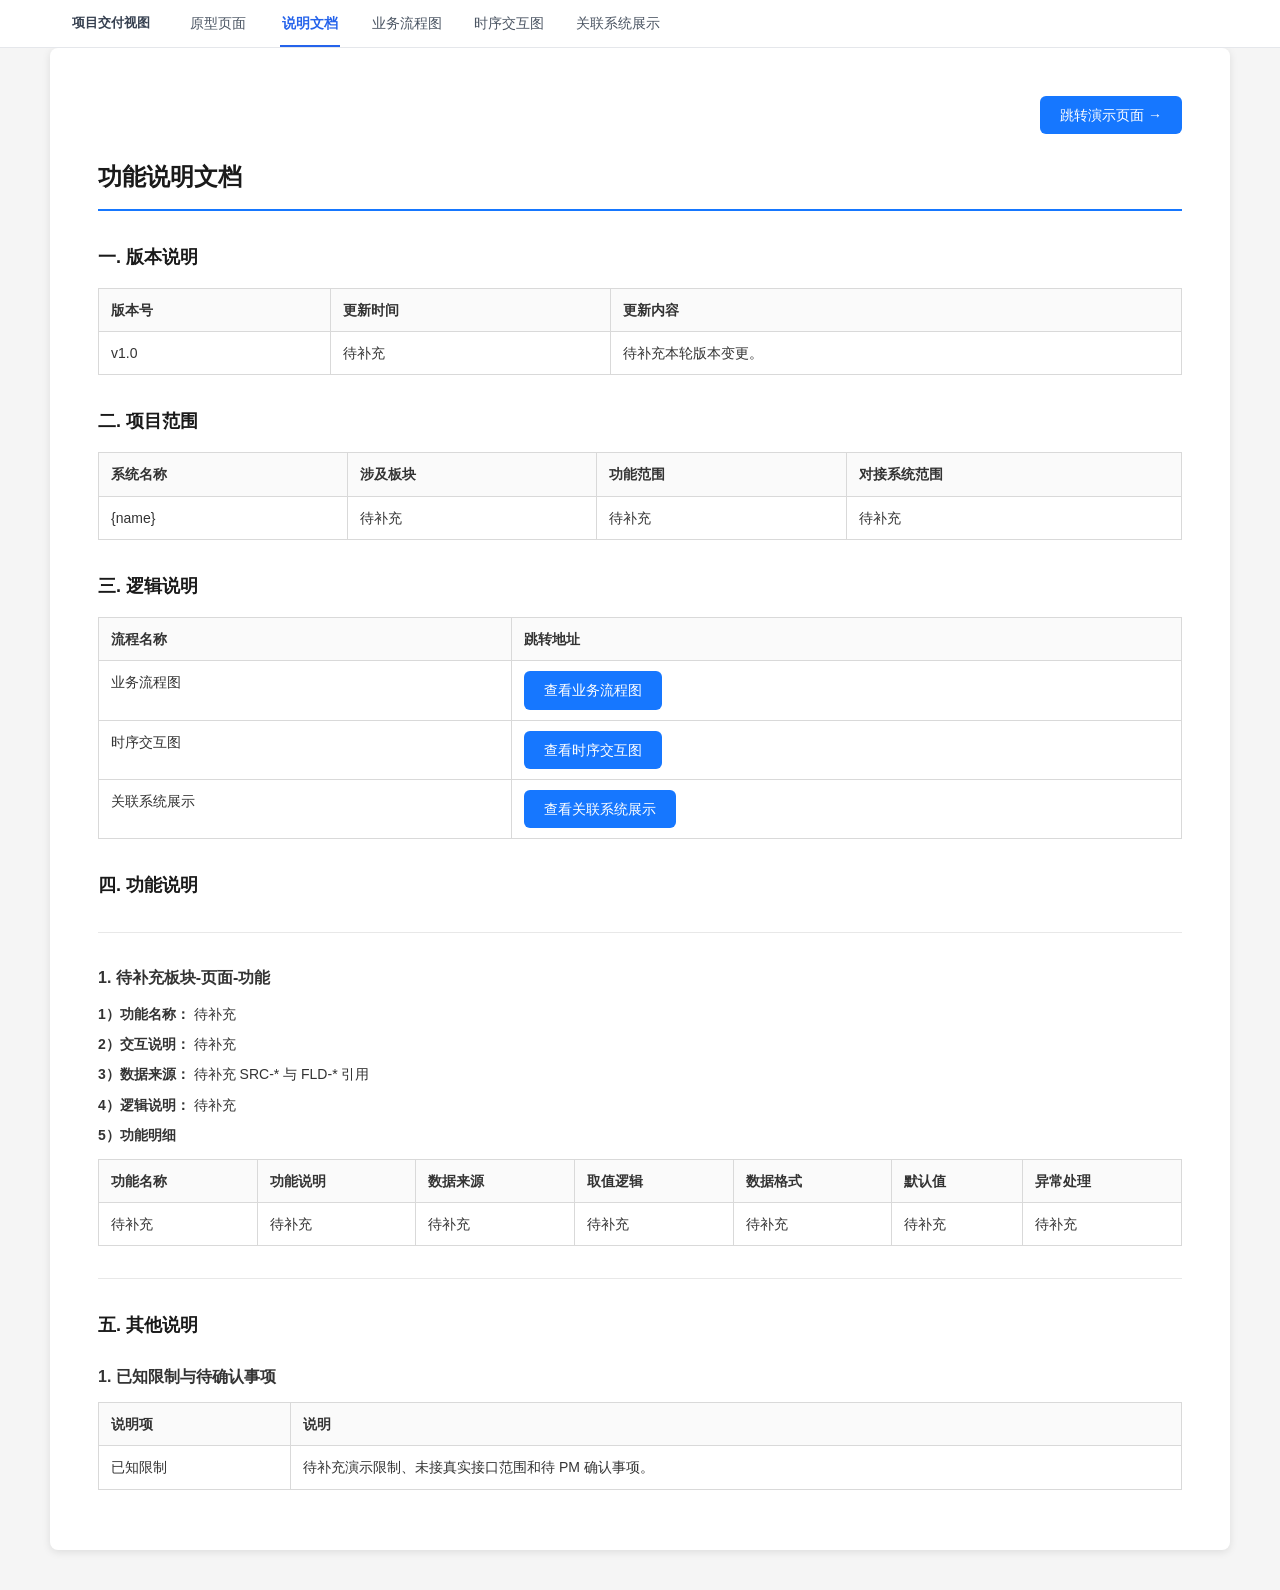
<file: tools/prototype-loop-orchestrator/skill-library/loop-project-scaffolder/assets/templates/docs/interaction.html>
<!DOCTYPE html>
<html lang="zh-CN">
<head>
  <meta charset="UTF-8">
  <meta name="viewport" content="width=device-width, initial-scale=1.0">
  <link rel="icon" href="data:,">
  <title>{name} - 功能说明文档</title>
  <style>
    * { margin: 0; padding: 0; box-sizing: border-box; }
    body { font-family: -apple-system, BlinkMacSystemFont, "Segoe UI", Roboto, "Helvetica Neue", Arial, sans-serif; background: #f5f5f5; padding: 40px 20px; color: #333; line-height: 1.6; }
    .container { max-width: 1180px; margin: 0 auto; background: #fff; border-radius: 8px; box-shadow: 0 2px 8px rgba(0,0,0,0.1); padding: 48px; }
    h1 { font-size: 24px; font-weight: 600; margin-bottom: 32px; color: #1a1a1a; border-bottom: 2px solid #1677ff; padding-bottom: 12px; }
    h2 { font-size: 18px; font-weight: 600; margin: 32px 0 16px; color: #1a1a1a; }
    h3 { font-size: 16px; font-weight: 600; margin: 24px 0 12px; color: #333; }
    p { margin: 8px 0; font-size: 14px; }
    strong { color: #333; }
    a { color: #1677ff; text-decoration: none; }
    a:hover { text-decoration: underline; }
    .table-wrap { width: 100%; overflow-x: auto; margin: 12px 0; }
    table { width: 100%; min-width: 760px; border-collapse: collapse; font-size: 14px; }
    th, td { border: 1px solid #d9d9d9; padding: 10px 12px; text-align: left; vertical-align: top; }
    th { background: #fafafa; font-weight: 600; color: #333; white-space: nowrap; }
    tr:hover { background: #fafafa; }
    hr { border: none; border-top: 1px solid #e8e8e8; margin: 24px 0; }
    .section-divider { margin: 32px 0; }
    .jump-btn { display: inline-block; padding: 8px 20px; background: #1677ff; color: #fff; text-decoration: none; border-radius: 6px; font-size: 14px; font-weight: 500; }
    .jump-btn:hover { background: #4096ff; text-decoration: none; }
    @media (max-width: 640px) { body { padding: 20px 12px; } .container { padding: 24px 18px; } }
  </style>
</head>
<body>
  <div class="container">
    <div style="text-align: right; margin-bottom: 24px;">
      <a href="../index.html" class="jump-btn" data-delivery-switch="prototype">跳转演示页面 →</a>
    </div>
    <h1>功能说明文档</h1>
    <h2>一. 版本说明</h2>
    <div class="table-wrap">
      <table>
        <thead><tr><th>版本号</th><th>更新时间</th><th>更新内容</th></tr></thead>
        <tbody><tr><td>v1.0</td><td>待补充</td><td>待补充本轮版本变更。</td></tr></tbody>
      </table>
    </div>
    <h2>二. 项目范围</h2>
    <div class="table-wrap">
      <table>
        <thead><tr><th>系统名称</th><th>涉及板块</th><th>功能范围</th><th>对接系统范围</th></tr></thead>
        <tbody><tr><td>{name}</td><td>待补充</td><td>待补充</td><td>待补充</td></tr></tbody>
      </table>
    </div>
    <h2>三. 逻辑说明</h2>
    <div class="table-wrap">
      <table>
        <thead><tr><th>流程名称</th><th>跳转地址</th></tr></thead>
        <tbody>
          <tr><td>业务流程图</td><td><a class="jump-btn" href="../flowcharts/business-process.html">查看业务流程图</a></td></tr>
          <tr><td>时序交互图</td><td><a class="jump-btn" href="../flowcharts/sequence-interaction.html">查看时序交互图</a></td></tr>
          <tr><td>关联系统展示</td><td><a class="jump-btn" href="../related-systems/index.html">查看关联系统展示</a></td></tr>
        </tbody>
      </table>
    </div>
    <h2>四. 功能说明</h2>
    <hr class="section-divider">
    <h3>1. 待补充板块-页面-功能</h3>
    <p><strong>1）功能名称：</strong> 待补充</p>
    <p><strong>2）交互说明：</strong> 待补充</p>
    <p><strong>3）数据来源：</strong> 待补充 SRC-* 与 FLD-* 引用</p>
    <p><strong>4）逻辑说明：</strong> 待补充</p>
    <p><strong>5）功能明细</strong></p>
    <div class="table-wrap">
      <table>
        <thead><tr><th>功能名称</th><th>功能说明</th><th>数据来源</th><th>取值逻辑</th><th>数据格式</th><th>默认值</th><th>异常处理</th></tr></thead>
        <tbody><tr><td>待补充</td><td>待补充</td><td>待补充</td><td>待补充</td><td>待补充</td><td>待补充</td><td>待补充</td></tr></tbody>
      </table>
    </div>
    <hr class="section-divider">
    <h2>五. 其他说明</h2>
    <h3>1. 已知限制与待确认事项</h3>
    <div class="table-wrap">
      <table>
        <thead><tr><th>说明项</th><th>说明</th></tr></thead>
        <tbody><tr><td>已知限制</td><td>待补充演示限制、未接真实接口范围和待 PM 确认事项。</td></tr></tbody>
      </table>
    </div>
  </div>
  <script src="../js/delivery-nav.js"></script>
</body>
</html>
</file>
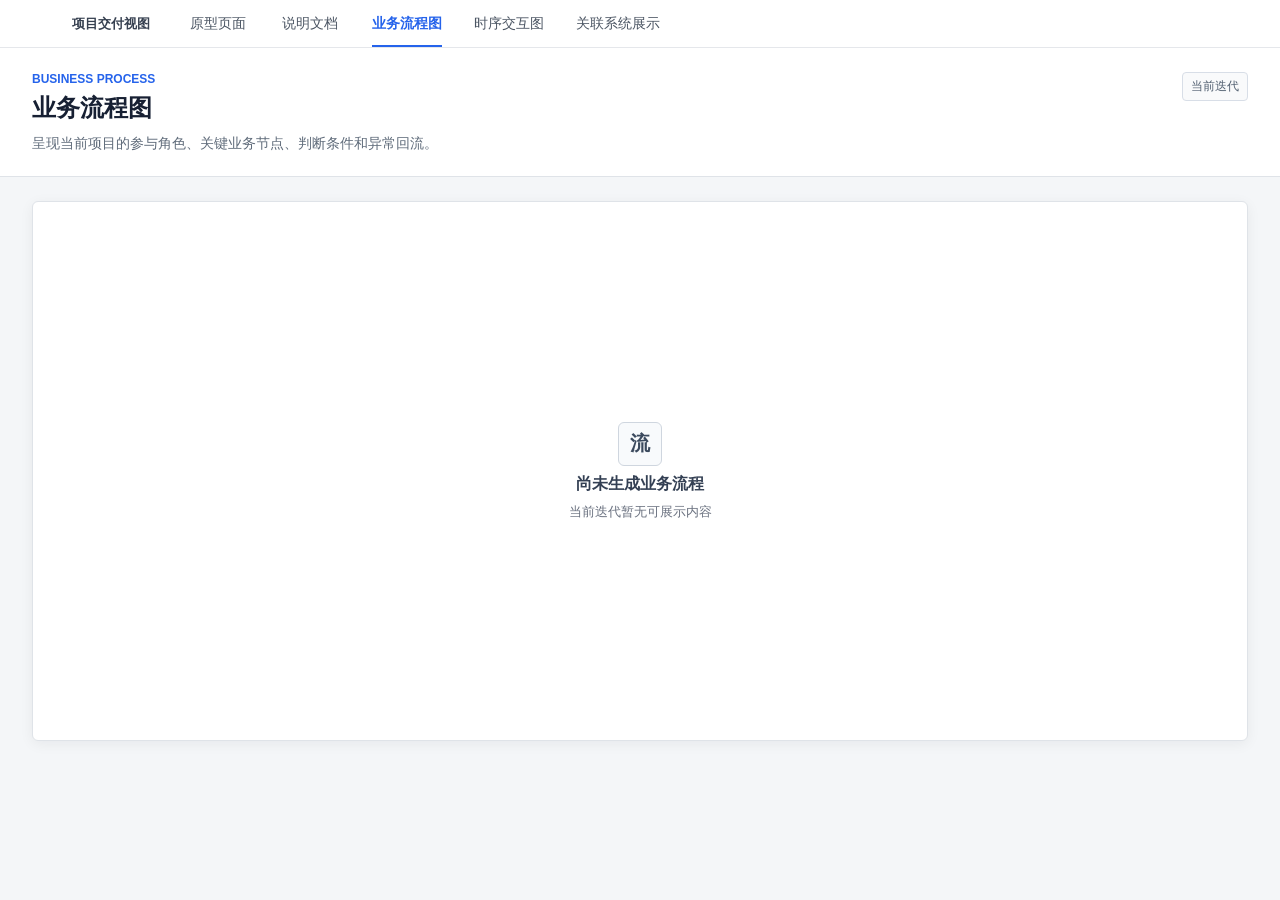
<file: tools/prototype-loop-orchestrator/skill-library/loop-project-scaffolder/assets/templates/flowcharts/business-process.html>
<!doctype html>
<html lang="zh-CN">
<head>
  <meta charset="utf-8">
  <meta name="viewport" content="width=device-width, initial-scale=1">
  <title>{name} - 业务流程图</title>
  <link rel="stylesheet" href="../assets/css/delivery-diagrams.css">
</head>
<body>
  <div class="diagram-layout" data-delivery-diagram="business-process" data-diagram-state="empty">
    <header class="diagram-header">
      <div>
        <p class="diagram-kicker">BUSINESS PROCESS</p>
        <h1 class="diagram-title">业务流程图</h1>
        <p class="diagram-summary">呈现当前项目的参与角色、关键业务节点、判断条件和异常回流。</p>
      </div>
      <div class="diagram-meta"><span class="diagram-meta__label">当前迭代</span></div>
    </header>
    <main class="diagram-main">
      <section class="diagram-canvas">
        <div class="diagram-empty" data-diagram-empty>
          <span class="diagram-empty__mark">流</span>
          <strong>尚未生成业务流程</strong>
          <p>当前迭代暂无可展示内容</p>
        </div>
      </section>
    </main>
  </div>
  <script src="../js/delivery-nav.js"></script>
</body>
</html>
</file>
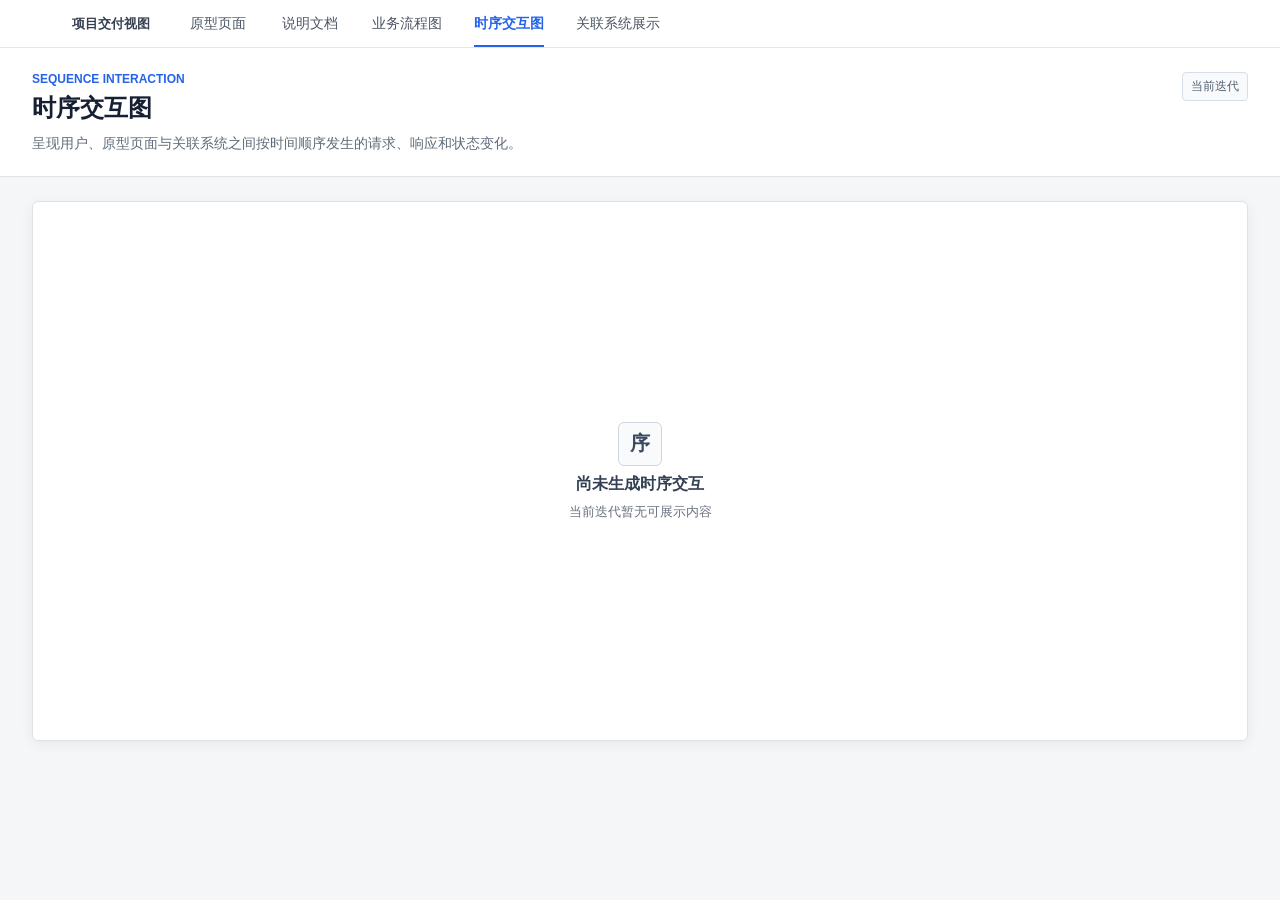
<file: tools/prototype-loop-orchestrator/skill-library/loop-project-scaffolder/assets/templates/flowcharts/sequence-interaction.html>
<!doctype html>
<html lang="zh-CN">
<head>
  <meta charset="utf-8">
  <meta name="viewport" content="width=device-width, initial-scale=1">
  <title>{name} - 时序交互图</title>
  <link rel="stylesheet" href="../assets/css/delivery-diagrams.css">
</head>
<body>
  <div class="diagram-layout" data-delivery-diagram="sequence-interaction" data-diagram-state="empty">
    <header class="diagram-header">
      <div>
        <p class="diagram-kicker">SEQUENCE INTERACTION</p>
        <h1 class="diagram-title">时序交互图</h1>
        <p class="diagram-summary">呈现用户、原型页面与关联系统之间按时间顺序发生的请求、响应和状态变化。</p>
      </div>
      <div class="diagram-meta"><span class="diagram-meta__label">当前迭代</span></div>
    </header>
    <main class="diagram-main">
      <section class="diagram-canvas">
        <div class="diagram-empty" data-diagram-empty>
          <span class="diagram-empty__mark">序</span>
          <strong>尚未生成时序交互</strong>
          <p>当前迭代暂无可展示内容</p>
        </div>
      </section>
    </main>
  </div>
  <script src="../js/delivery-nav.js"></script>
</body>
</html>
</file>
<file: assets/css/app.css>
/* ============================================
   智能外呼中台 - assets/css/app.css
   ============================================ */

/* ===== 基础重置 ===== */
* { margin: 0; padding: 0; box-sizing: border-box; }
html, body { height: 100%; }
body {
  font-family: -apple-system, BlinkMacSystemFont, "PingFang SC", "Microsoft YaHei", "Segoe UI", Roboto, "Helvetica Neue", Arial, sans-serif;
  font-size: 14px;
  color: #1f1f1f;
  background: #f0f2f5;
  line-height: 1.6;
  letter-spacing: 0.01em;
  -webkit-font-smoothing: antialiased;
  -moz-osx-font-smoothing: grayscale;
}
a { color: #1677ff; text-decoration: none; }
a:hover { text-decoration: underline; }
p { margin-bottom: 8px; }

/* ===== 布局 ===== */
.app {
  display: flex;
  height: 100vh;
  overflow: hidden;
}

/* ===== 顶部栏 ===== */
.top-bar {
  height: 52px;
  background: #fff;
  border-bottom: 1px solid #e8e8e8;
  display: flex;
  align-items: center;
  justify-content: space-between;
  padding: 0 24px;
  flex-shrink: 0;
  z-index: 10;
}
.top-bar-left {
  display: flex;
  align-items: center;
  gap: 16px;
}
.app-name {
  font-size: 17px;
  font-weight: 600;
  color: #000;
  letter-spacing: 0.02em;
}
.breadcrumb {
  display: flex;
  align-items: center;
  gap: 6px;
  font-size: 13px;
  color: #999;
}
.bc-link {
  color: #1677ff;
  cursor: pointer;
}
.bc-link:hover { text-decoration: underline; }
.bc-sep { color: #ccc; margin: 0 4px; }
.bc-current { color: #333; }
.right-area {
  display: flex;
  align-items: center;
  gap: 12px;
}
.user-dropdown-wrap {
  position: relative;
  display: inline-block;
}
.user-role-trigger {
  display: flex;
  align-items: center;
  gap: 6px;
  padding: 6px 12px;
  border-radius: 6px;
  font-size: 13px;
  color: #333;
  cursor: pointer;
  user-select: none;
  transition: all 0.2s;
  border: 1px solid transparent;
}
.user-role-trigger:hover, .user-role-trigger.active {
  background: #f5f5f5;
  color: #1677ff;
  border-color: #e8e8e8;
}
.user-dropdown-menu {
  position: absolute;
  top: calc(100% + 6px);
  right: 0;
  min-width: 140px;
  background: #fff;
  border-radius: 8px;
  box-shadow: 0 4px 18px rgba(0,0,0,0.12);
  border: 1px solid #f0f0f0;
  padding: 6px 0;
  z-index: 1000;
  display: none;
}
.user-dropdown-menu.open {
  display: block;
}
.user-dropdown-item {
  display: flex;
  align-items: center;
  gap: 10px;
  padding: 10px 18px;
  font-size: 13px;
  color: #1f1f1f;
  transition: all 0.15s;
  cursor: pointer;
  user-select: none;
}
.user-dropdown-item:hover {
  background: #f0f7ff;
  color: #1677ff;
}
button.user-dropdown-item { width: 100%; border: 0; background: transparent; font-family: inherit; text-align: left; }
button.user-dropdown-item:hover { background: #f0f7ff; }
button.user-dropdown-item:focus-visible { outline: 2px solid #1677ff; outline-offset: -2px; }
.user-item-icon {
  font-size: 14px;
  line-height: 1;
}
.user-item-text {
  font-weight: 500;
}
.account-info-modal {
  width: 720px;
  max-width: calc(100vw - 40px);
  background: #fff;
  border-radius: 8px;
  box-shadow: 0 6px 30px rgba(0,0,0,0.15);
  display: flex;
  flex-direction: column;
  overflow: hidden;
}
.account-info-avatar-box {
  width: 88px;
  height: 110px;
  border-radius: 4px;
  border: 1px solid #e8e8e8;
  overflow: hidden;
  position: relative;
  cursor: pointer;
  background: #fafafa;
}
.account-info-avatar-img {
  width: 100%;
  height: 100%;
  object-fit: cover;
}
.account-info-avatar-tip {
  position: absolute;
  bottom: 0;
  left: 0;
  right: 0;
  background: rgba(0,0,0,0.55);
  color: #fff;
  font-size: 11px;
  text-align: center;
  padding: 2px 0;
  opacity: 0;
  transition: opacity 0.2s;
}
.account-info-avatar-box:hover .account-info-avatar-tip {
  opacity: 1;
}
.account-input-with-action {
  position: relative;
  display: flex;
  align-items: center;
  width: 100%;
}
.account-input-with-action .account-form-input {
  padding-right: 90px;
}
.account-input-actions {
  position: absolute;
  right: 10px;
  display: flex;
  align-items: center;
  gap: 8px;
}
.account-input-action-count {
  font-size: 12px;
  color: #8c8c8c;
  pointer-events: none;
}
.account-input-action-btn {
  display: inline-flex;
  align-items: center;
  justify-content: center;
  width: 24px;
  height: 24px;
  border-radius: 4px;
  border: 1px solid #d9d9d9;
  background: #fff;
  color: #8c8c8c;
  font-size: 13px;
  cursor: pointer;
  transition: all 0.2s;
}
.account-input-action-btn:hover {
  border-color: #1677ff;
  color: #1677ff;
  background: #f0f7ff;
}
.account-static-text {
  font-size: 14px;
  color: #8c8c8c;
  line-height: 36px;
}

/* ===== 主布局 ===== */
.main-layout {
  display: flex;
  height: calc(100vh - 52px);
  overflow: hidden;
}

/* ===== 侧边栏 ===== */
.sidebar {
  width: 232px;
  background: linear-gradient(180deg, #001529 0%, #000c17 100%);
  color: rgba(255,255,255,0.85);
  display: flex;
  flex-direction: column;
  flex-shrink: 0;
}
.sidebar-logo {
  display: flex;
  align-items: center;
  gap: 12px;
  padding: 22px 20px;
  border-bottom: 1px solid rgba(255,255,255,0.1);
}
.logo-icon { font-size: 24px; color: #1677ff; }
.logo-text { font-size: 17px; font-weight: 600; color: #fff; letter-spacing: 0.02em; }
.sidebar-nav { flex: 1; padding: 8px 0; overflow-y: auto; }
.nav-section { margin-bottom: 12px; }
.nav-section-title {
  padding: 12px 20px 6px;
  font-size: 12px;
  color: rgba(255,255,255,0.45);
  text-transform: uppercase;
  letter-spacing: 0.06em;
}
.nav-item {
  display: flex;
  align-items: center;
  justify-content: space-between;
  padding: 12px 20px;
  margin: 2px 8px;
  color: rgba(255,255,255,0.85);
  font-size: 14px;
  transition: all 0.2s;
  cursor: pointer;
  border-radius: 8px;
}
.nav-item:hover { background: rgba(255,255,255,0.08); color: #fff; }
.nav-item.active { background: #1677ff; color: #fff; }
.nav-item.open .arrow { transform: rotate(180deg); }
.nav-item.active-parent { background: rgba(22,119,255,0.15); border-radius: 8px; }
.nav-item-inner { display: flex; align-items: center; gap: 10px; }
.nav-item-inner .label { font-size: 14px; line-height: 1.5; }
.arrow {
  font-size: 12px;
  transition: transform 0.2s;
  color: rgba(255,255,255,0.45);
}
.nav-sub {
  display: none;
  background: rgba(0,0,0,0.2);
}
.nav-sub.open { display: block; }
.nav-sub-item {
  padding: 10px 20px 10px 48px;
  margin: 1px 8px;
  font-size: 13px;
  color: rgba(255,255,255,0.65);
  cursor: pointer;
  transition: all 0.15s;
  border-radius: 6px;
  line-height: 1.5;
}
.nav-sub-item:hover { color: #fff; background: rgba(255,255,255,0.06); }
.nav-sub-item.active {
  color: #fff;
  background: rgba(22,119,255,0.25);
  position: relative;
}
.nav-sub-item.active::before {
  content: '';
  position: absolute;
  left: 0;
  top: 4px;
  bottom: 4px;
  width: 3px;
  background: #1677ff;
  border-radius: 3px;
}

/* ===== 主内容区 ===== */
.main-content {
  flex: 1;
  display: flex;
  flex-direction: column;
  overflow: hidden;
}

/* ===== 顶部旧式顶栏（兼容） ===== */
.topbar {
  height: 56px;
  background: #fff;
  border-bottom: 1px solid #e8e8e8;
  display: flex;
  align-items: center;
  justify-content: space-between;
  padding: 0 24px;
  flex-shrink: 0;
}
.page-title { font-size: 18px; font-weight: 600; color: #000; }
.user-info { display: flex; align-items: center; gap: 12px; }
.user-role-old { font-size: 13px; color: #666; }
.user-avatar { font-size: 24px; color: #999; }

/* ===== 内容区 ===== */
.content-area { flex: 1; overflow: auto; padding: 24px; }

/* ===== 场景列表页面 ===== */
.scene-list-page {
  display: flex;
  flex-direction: column;
  flex: 1;
  overflow: hidden;
  min-height: 0;
  min-width: 0;
}
.scene-page-header {
  padding: 22px 24px 18px;
  background: transparent;
}
.scene-page-title-row {
  display: flex;
  align-items: baseline;
  gap: 12px;
}
.scene-page-title {
  font-size: 18px;
  font-weight: 600;
  color: #000;
  line-height: 1.4;
}
.scene-page-subtitle {
  font-size: 13px;
  color: #999;
  line-height: 1.4;
}

/* ===== 全局统一筛选栏组件规范（以外呼列表页为基准） ===== */
.filter-bar {
  display: flex;
  align-items: center;
  gap: 20px;
  padding: 18px 24px;
  background: #fff;
  border-radius: 8px;
  flex-wrap: wrap;
  margin-bottom: 20px;
  box-shadow: 0 1px 4px rgba(0,0,0,0.06);
  box-sizing: border-box;
}
.filter-row {
  display: flex;
  align-items: center;
  justify-content: flex-start;
  gap: 20px;
  flex-wrap: wrap;
  width: 100%;
}
.filter-item {
  display: flex;
  align-items: center;
  gap: 8px;
  height: 32px;
  flex-shrink: 0;
}
.filter-item label {
  font-size: 13px;
  color: #666;
  white-space: nowrap;
  line-height: 1.6;
  font-weight: normal;
  margin: 0;
}
.filter-input {
  height: 32px;
  padding: 0 10px;
  border: 1px solid #d9d9d9;
  border-radius: 6px;
  font-size: 13px;
  color: #333;
  outline: none;
  background: #fff;
  box-sizing: border-box;
  transition: border-color 0.2s, box-shadow 0.2s;
  line-height: 1.6;
}
.filter-input:focus {
  border-color: #1677ff;
  box-shadow: 0 0 0 2px rgba(22,119,255,0.12);
}
.filter-select {
  height: 32px;
  padding: 0 10px;
  border: 1px solid #d9d9d9;
  border-radius: 6px;
  font-size: 13px;
  color: #333;
  outline: none;
  background: #fff;
  cursor: pointer;
  box-sizing: border-box;
  transition: border-color 0.2s, box-shadow 0.2s;
}
.filter-select:focus {
  border-color: #1677ff;
  box-shadow: 0 0 0 2px rgba(22,119,255,0.12);
}
.btn-group,
.filter-actions {
  display: flex;
  align-items: center;
  gap: 8px;
  margin-left: auto;
}
.filter-date-range {
  display: inline-flex;
  align-items: center;
  gap: 4px;
  height: 32px;
  padding: 0 8px;
  border: 1px solid #d9d9d9;
  border-radius: 6px;
  background: #fff;
  box-sizing: border-box;
  transition: border-color 0.2s, box-shadow 0.2s;
}
.filter-date-range:focus-within {
  border-color: #1677ff;
  box-shadow: 0 0 0 2px rgba(22,119,255,0.12);
}
.filter-date-range input,
.filter-date-range .date-input,
.filter-date-range .record-date-input,
.filter-date-range .report-date-input,
.filter-date-range .billing-date-input {
  border: none !important;
  outline: none !important;
  background: transparent !important;
  font-size: 13px;
  color: #333;
  height: 28px;
  width: 110px;
  text-align: center;
  padding: 0;
  box-shadow: none !important;
}
.filter-date-range .sep,
.filter-date-range .record-date-sep,
.filter-date-range .report-date-sep {
  color: #ccc;
  font-size: 12px;
  margin: 0 2px;
  user-select: none;
}
.filter-date-range .calendar-icon,
.filter-date-range .calendar,
.filter-date-range .record-calendar,
.filter-date-range .report-calendar {
  color: #999;
  font-size: 13px;
  margin-left: 2px;
  user-select: none;
}
.filter-expand-link,
.record-expand-link {
  color: #1677ff;
  font-size: 13px;
  text-decoration: none;
  display: inline-flex;
  align-items: center;
  gap: 4px;
  cursor: pointer;
  margin-left: 4px;
  user-select: none;
}
.filter-expand-link:hover,
.record-expand-link:hover {
  color: #4096ff;
  text-decoration: underline;
}

/* 兼容各页面历史类名映射，保证统一视觉表现 */
.report-filter-card,
.billing-filter-card,
.record-filter-card,
.tenant-filter-card,
.clue-filter-card {
  display: flex;
  align-items: center;
  gap: 20px;
  padding: 18px 24px;
  background: #fff;
  border-radius: 8px;
  flex-wrap: wrap;
  margin-bottom: 20px;
  box-shadow: 0 1px 4px rgba(0,0,0,0.06);
  box-sizing: border-box;
}
.report-filter-item,
.billing-filter-item,
.record-filter-item,
.block-filter-item {
  display: flex;
  align-items: center;
  gap: 8px;
  height: 32px;
  flex-shrink: 0;
}
.report-filter-item label,
.billing-filter-item label,
.record-filter-item label,
.block-filter-item label {
  font-size: 13px;
  color: #666;
  white-space: nowrap;
  line-height: 1.6;
  font-weight: normal;
  margin: 0;
}
.record-input,
.report-filter-input,
.billing-filter-input {
  height: 32px;
  padding: 0 10px;
  border: 1px solid #d9d9d9;
  border-radius: 6px;
  font-size: 13px;
  color: #333;
  outline: none;
  background: #fff;
  box-sizing: border-box;
  transition: border-color 0.2s, box-shadow 0.2s;
}
.record-select,
.report-filter-select,
.billing-filter-select {
  height: 32px;
  padding: 0 10px;
  border: 1px solid #d9d9d9;
  border-radius: 6px;
  font-size: 13px;
  color: #333;
  outline: none;
  background: #fff;
  cursor: pointer;
  box-sizing: border-box;
  transition: border-color 0.2s, box-shadow 0.2s;
}
.record-date-range,
.report-date-range,
.billing-date-picker {
  display: inline-flex;
  align-items: center;
  gap: 4px;
  height: 32px;
  padding: 0 8px;
  border: 1px solid #d9d9d9;
  border-radius: 6px;
  background: #fff;
  box-sizing: border-box;
}
.report-filter-actions,
.billing-filter-actions,
.record-filter-actions,
.block-filter-actions {
  display: flex;
  align-items: center;
  gap: 8px;
  margin-left: auto;
}

/* ===== 卡片网格 ===== */
.scene-card-grid {
  display: grid;
  grid-template-columns: repeat(auto-fill, minmax(340px, 1fr));
  align-content: start;
  flex: 1;
  min-height: 0;
  overflow-y: auto;
  gap: 20px;
  padding: 0 24px 32px;
}
.scene-card {
  background: #fff;
  border-radius: 12px;
  padding: 24px;
  box-shadow: 0 1px 4px rgba(0,0,0,0.06);
  border: 1px solid #f0f0f0;
  transition: all 0.2s;
}
.scene-card:hover { box-shadow: 0 4px 16px rgba(0,0,0,0.1); transform: translateY(-1px); }
.card-header {
  display: flex;
  justify-content: space-between;
  align-items: flex-start;
  margin-bottom: 14px;
}
.card-title {
  font-size: 16px;
  font-weight: 600;
  color: #000;
  line-height: 1.5;
}
.card-status {
  display: flex;
  align-items: center;
  gap: 6px;
  flex-shrink: 0;
}
.status-dot {
  width: 8px;
  height: 8px;
  border-radius: 50%;
  flex-shrink: 0;
}
.status-text {
  font-size: 12px;
  font-weight: 500;
  line-height: 1.5;
}
.card-tag {
  display: inline-block;
  padding: 4px 12px;
  border-radius: 4px;
  font-size: 12px;
  font-weight: 500;
  margin-bottom: 18px;
  line-height: 1.6;
}
.card-stats {
  display: flex;
  gap: 0;
  margin-bottom: 18px;
  background: #f5f7fa;
  border-radius: 8px;
  padding: 14px 0;
}
.stat-item {
  flex: 1;
  text-align: center;
  padding: 10px 0;
  border-right: 1px solid #f5f5f5;
}
.stat-item:last-child { border-right: none; }
.stat-label {
  font-size: 12px;
  color: #999;
  margin-bottom: 6px;
  line-height: 1.5;
}
.stat-value {
  font-size: 22px;
  font-weight: 600;
  color: #333;
  line-height: 1.3;
}
.card-actions {
  display: flex;
  align-items: center;
  justify-content: space-between;
  padding-top: 14px;
  border-top: 1px solid #f5f5f5;
}
.card-action-btn-group {
  display: flex;
  align-items: center;
  gap: 10px;
}
.card-action-btn {
  display: inline-flex;
  align-items: center;
  justify-content: center;
  padding: 6px 18px;
  border-radius: 6px;
  font-size: 13px;
  font-weight: 500;
  cursor: pointer;
  transition: all 0.2s;
  border: 1px solid transparent;
  line-height: 1.5;
}
.card-action-btn.primary {
  background: #1677ff;
  color: #fff;
  border-color: #1677ff;
}
.card-action-btn.primary:hover { background: #4096ff; border-color: #4096ff; }
.card-action-btn.default {
  background: #fff;
  color: #333;
  border-color: #d9d9d9;
}
.card-action-btn.default:hover { color: #1677ff; border-color: #1677ff; }
.card-action-btn.default:disabled { color: #bfbfbf; border-color: #d9d9d9; background: #f5f5f5; cursor: not-allowed; }
.card-action-link {
  color: #1677ff;
  cursor: pointer;
  font-size: 13px;
  padding: 2px 8px;
  border-radius: 4px;
  transition: all 0.15s;
}
.card-action-link:hover { background: #e6f4ff; text-decoration: none; }
.card-action-link.secondary { color: #666; }
.card-action-link.secondary:hover { color: #1677ff; background: #e6f4ff; }
.card-action-more {
  font-size: 18px;
  cursor: pointer;
  color: #999;
  padding: 2px 6px;
  border-radius: 4px;
  line-height: 1;
}
.card-action-more:hover { background: #f5f5f5; color: #333; }

/* ===== 更多操作下拉菜单 ===== */
.scene-more-menu {
  position: fixed;
  background: #fff;
  border: 1px solid #e8e8e8;
  border-radius: 8px;
  box-shadow: 0 4px 16px rgba(0,0,0,0.12);
  z-index: 3000;
  min-width: 120px;
  overflow: hidden;
  padding: 4px 0;
}
.scene-more-item {
  padding: 8px 16px;
  font-size: 13px;
  color: #333;
  cursor: pointer;
  transition: all 0.15s;
}
.scene-more-item:hover { background: #f5f5f5; color: #1677ff; }
.scene-more-item.primary { color: #1677ff; }

/* ===== 详情抽屉 ===== */
.scene-detail-backdrop {
  position: fixed;
  top: 0; left: 0; right: 0; bottom: 0;
  background: rgba(0,0,0,0.45);
  z-index: 1000;
  opacity: 0;
  transition: opacity 0.3s;
}
.scene-detail-backdrop.open { opacity: 1; }
.scene-detail-drawer {
  position: fixed;
  top: 0; right: 0; bottom: 0;
  width: 80%;
  background: #fff;
  box-shadow: -4px 0 24px rgba(0,0,0,0.15);
  display: flex;
  flex-direction: column;
  transform: translateX(100%);
  transition: transform 0.3s cubic-bezier(0.23, 1, 0.32, 1);
  z-index: 1001;
}
.scene-detail-drawer.open { transform: translateX(0); }
.scene-detail-drawer.closing { transform: translateX(100%); }
.scene-detail-header {
  padding: 24px 28px;
  border-bottom: 1px solid #f0f0f0;
  position: relative;
}
.scene-detail-title { font-size: 18px; font-weight: 600; color: #000; line-height: 1.5; }
.scene-detail-close {
  position: absolute;
  top: 24px; right: 28px;
  font-size: 22px;
  color: #999;
  background: none;
  border: none;
  cursor: pointer;
  line-height: 1;
  width: 32px;
  height: 32px;
  display: flex;
  align-items: center;
  justify-content: center;
  border-radius: 6px;
  transition: all 0.15s;
}
.scene-detail-close:hover { color: #333; background: #f5f5f5; }
.scene-detail-tabs {
  display: flex;
  border-bottom: 1px solid #f0f0f0;
  padding: 0 28px;
  gap: 0;
}
.scene-detail-tab {
  padding: 14px 24px;
  font-size: 14px;
  color: #666;
  cursor: pointer;
  border-bottom: 2px solid transparent;
  margin-bottom: -1px;
  transition: all 0.2s;
  line-height: 1.5;
}
.scene-detail-tab:hover { color: #1677ff; }
.scene-detail-tab.active {
  color: #1677ff;
  border-bottom-color: #1677ff;
  font-weight: 500;
}
.scene-detail-body { padding: 28px; overflow-y: auto; flex: 1; }

/* ===== 详情元信息区 ===== */
.scene-detail-meta { margin-bottom: 20px; }
.scene-detail-meta-row {
  display: flex;
  justify-content: space-between;
  align-items: center;
}
.scene-detail-name label { color: #999; font-size: 13px; }
.scene-detail-name { font-size: 16px; font-weight: 600; color: #000; }
.scene-detail-status {
  display: flex;
  align-items: center;
  gap: 10px;
}
.scene-detail-status label { color: #999; font-size: 13px; }
.scene-toggle-btn {
  padding: 4px 12px;
  border: 1px solid #d9d9d9;
  border-radius: 4px;
  background: #fff;
  color: #666;
  font-size: 12px;
  cursor: pointer;
  transition: all 0.15s;
}
.scene-toggle-btn:hover { border-color: #1677ff; color: #1677ff; }
.scene-detail-tags {
  display: flex;
  gap: 8px;
  margin-top: 10px;
}
.scene-detail-tag {
  padding: 2px 10px;
  border-radius: 4px;
  font-size: 12px;
  font-weight: 500;
}
.scene-detail-content {
  min-height: 200px;
  padding-top: 18px;
}

/* ===== 子标签页（呼叫名单） ===== */
.scene-detail-subtabs {
  display: flex;
  gap: 0;
  border-bottom: 1px solid #f0f0f0;
  padding: 0 28px;
}
.scene-detail-subtab {
  padding: 12px 20px;
  font-size: 13px;
  color: #666;
  cursor: pointer;
  border-bottom: 2px solid transparent;
  margin-bottom: -1px;
  transition: all 0.2s;
  line-height: 1.5;
}
.scene-detail-subtab:hover { color: #1677ff; }
.scene-detail-subtab.active {
  color: #1677ff;
  border-bottom-color: #1677ff;
  font-weight: 500;
}

/* ===== 详情内筛选/摘要/操作 ===== */
.scene-detail-filter {
  display: flex;
  align-items: center;
  gap: 12px;
  padding: 12px 16px;
  background: #fafafa;
  border-bottom: 1px solid #f0f0f0;
  flex-wrap: wrap;
  border-radius: 8px 8px 0 0;
}
.scene-detail-filter .filter-bar {
  padding: 8px 0;
  background: transparent;
  border-radius: 0;
}
.scene-detail-summary {
  display: flex;
  justify-content: space-between;
  align-items: center;
  padding: 12px 16px;
  font-size: 13px;
  color: #666;
  background: #fff;
}
.scene-detail-actions {
  display: flex;
  gap: 8px;
}
.scene-detail-empty {
  text-align: center;
  padding: 48px 20px;
  color: #bbb;
}
.scene-detail-pagination {
  display: flex;
  justify-content: space-between;
  align-items: center;
  padding: 12px 16px;
  border-top: 1px solid #f0f0f0;
  font-size: 13px;
  color: #666;
}
.scene-detail-pagination > div { display: flex; align-items: center; gap: 6px; }
.scene-detail-page-btn {
  width: 28px; height: 28px;
  display: flex; align-items: center; justify-content: center;
  border: 1px solid #d9d9d9;
  border-radius: 4px;
  font-size: 13px;
  color: #666;
  cursor: pointer;
  transition: all 0.15s;
}
.scene-detail-page-btn:hover:not(.disabled) { border-color: #1677ff; color: #1677ff; }
.scene-detail-page-btn.disabled { color: #d9d9d9; cursor: not-allowed; }
.scene-detail-page-btn.active { background: #1677ff; color: #fff; border-color: #1677ff; }
.scene-detail-page-size { color: #999; font-size: 12px; cursor: pointer; }

/* ===== 概览区块 ===== */
.overview-section { padding: 0 4px; }
.overview-block { margin-bottom: 28px; }
.overview-block:last-child { margin-bottom: 0; }
.overview-block-header {
  display: flex;
  justify-content: space-between;
  align-items: center;
  margin-bottom: 14px;
}
.overview-block-title {
  font-size: 15px;
  font-weight: 600;
  color: #000;
  padding-left: 10px;
  border-left: 3px solid;
  line-height: 1.5;
}
.overview-block-title.blue { border-color: #1677ff; }
.overview-block-title.orange { border-color: #fa8c16; }
.overview-config-btn {
  font-size: 13px;
  color: #1677ff;
  cursor: pointer;
  padding: 5px 12px;
  border-radius: 4px;
  transition: all 0.15s;
  line-height: 1.5;
}
.overview-config-btn:hover { background: #e6f4ff; }
.overview-block-body {
  background: #fafafa;
  border-radius: 8px;
  padding: 18px;
}
.overview-grid { display: flex; gap: 14px; }
.overview-grid.cols-3 .overview-card { flex: 1; }
.overview-grid.cols-4 .overview-card { flex: 1; }
.overview-grid.cols-5 .overview-card { flex: 1; min-width: 140px; }
.overview-grid.cols-6 .overview-card { flex: 1; min-width: 140px; }
.overview-grid[style*="margin-top"] { margin-top: 14px; }
.overview-card {
  background: #fff;
  border-radius: 8px;
  padding: 18px;
  border: 1px solid #f0f0f0;
}
.overview-card-title {
  font-size: 13px;
  color: #666;
  margin-bottom: 12px;
  display: flex;
  align-items: center;
  gap: 4px;
  line-height: 1.5;
}
.overview-help {
  color: #999;
  cursor: help;
  font-size: 12px;
  position: relative;
  display: inline-flex;
}
/* 自定义 tooltip */
.overview-help::after {
  content: attr(data-tooltip);
  position: absolute;
  bottom: calc(100% + 8px);
  left: 50%;
  transform: translateX(-50%);
  background: rgba(0,0,0,0.78);
  color: #fff;
  padding: 6px 12px;
  border-radius: 6px;
  font-size: 12px;
  font-weight: 400;
  line-height: 1.5;
  white-space: nowrap;
  max-width: 280px;
  pointer-events: none;
  opacity: 0;
  visibility: hidden;
  transition: opacity 0.18s ease, visibility 0.18s ease;
  z-index: 9999;
}
/* tooltip 小箭头 */
.overview-help::before {
  content: '';
  position: absolute;
  bottom: calc(100% + 2px);
  left: 50%;
  transform: translateX(-50%);
  border: 5px solid transparent;
  border-top-color: rgba(0,0,0,0.78);
  pointer-events: none;
  opacity: 0;
  visibility: hidden;
  transition: opacity 0.18s ease, visibility 0.18s ease;
  z-index: 9999;
}
.overview-help:hover::after,
.overview-help:hover::before {
  opacity: 1;
  visibility: visible;
}
.overview-link {
  color: #1677ff;
  cursor: pointer;
  font-weight: 500;
}
.overview-card-value {
  font-size: 24px;
  font-weight: 600;
  color: #000;
  line-height: 1.3;
}
.overview-card-value.sub { font-size: 20px; }
.overview-unit {
  font-size: 14px;
  font-weight: 400;
  color: #666;
  margin-left: 2px;
}
.overview-card-sub {
  font-size: 12px;
  color: #999;
  margin-top: 6px;
  line-height: 1.5;
}

.intent-donut-panel {
  min-height: 360px;
  display: flex;
  align-items: center;
  justify-content: center;
  background: #fff;
  border: 1px solid #f0f0f0;
  border-radius: 8px;
  margin-bottom: 18px;
  overflow: hidden;
}
.intent-donut-chart {
  position: relative;
  width: min(760px, 100%);
  height: 330px;
}
.intent-donut-ring {
  position: absolute;
  left: 50%;
  top: 50%;
  width: 250px;
  height: 250px;
  transform: translate(-50%, -50%);
  border-radius: 50%;
  background: conic-gradient(
    #3b39f5 0deg 5.94deg,
    #5554f6 5.94deg 14.87deg,
    #6560f7 14.87deg 35.5deg,
    #645ff3 35.5deg 148.32deg,
    #208fe0 148.32deg 344.23deg,
    #239ee4 344.23deg 360deg
  );
  box-shadow: inset 0 0 0 1px rgba(255,255,255,0.75);
}
.intent-donut-ring::before {
  content: '';
  position: absolute;
  inset: 54px;
  background: #fff;
  border-radius: 50%;
}
.intent-donut-label {
  position: absolute;
  display: flex;
  align-items: center;
  color: #5f6875;
  font-size: 17px;
  font-weight: 600;
  line-height: 1.2;
  white-space: nowrap;
}
.intent-donut-label::before {
  content: '';
  height: 2px;
  background: currentColor;
  opacity: 0.7;
  flex-shrink: 0;
}
.intent-donut-label::after {
  content: '';
  position: absolute;
  width: 22px;
  height: 2px;
  background: currentColor;
  opacity: 0.7;
}
.intent-donut-label span { display: block; }
.intent-donut-label.label-a { top: 32px; left: 430px; color: #5856f5; }
.intent-donut-label.label-a::before { width: 34px; order: -1; margin-right: 8px; }
.intent-donut-label.label-a::after { left: -28px; top: 14px; transform: rotate(90deg); transform-origin: left center; }
.intent-donut-label.label-b { top: 62px; left: 486px; color: #5455ef; }
.intent-donut-label.label-b::before { width: 42px; order: -1; margin-right: 8px; }
.intent-donut-label.label-b::after { display: none; }
.intent-donut-label.label-c { top: 94px; left: 510px; color: #6966f3; }
.intent-donut-label.label-c::before { width: 40px; order: -1; margin-right: 8px; }
.intent-donut-label.label-c::after { display: none; }
.intent-donut-label.label-d { top: 166px; left: 558px; color: #756ff2; }
.intent-donut-label.label-d::before { width: 24px; order: -1; margin-right: 8px; }
.intent-donut-label.label-d::after { display: none; }
.intent-donut-label.label-e { left: 80px; bottom: 46px; color: #208fe0; }
.intent-donut-label.label-e::before { width: 52px; order: 2; margin-left: 8px; }
.intent-donut-label.label-e::after { right: -68px; top: -6px; transform: rotate(-24deg); transform-origin: left center; }
.intent-donut-label.label-f { left: 86px; top: 66px; color: #239ee4; }
.intent-donut-label.label-f::before { width: 42px; order: 2; margin-left: 8px; }
.intent-donut-label.label-f::after { right: -58px; top: 22px; transform: rotate(22deg); transform-origin: left center; }

.overview-insight-grid {
  display: grid;
  grid-template-columns: 1fr;
  gap: 18px;
}
/* 一知科技：客户关注点 + 通话时长 双面板并排（对齐一知接入 demo） */
.overview-insight-grid.dual {
  grid-template-columns: repeat(2, 1fr);
}
.overview-insight-grid.dual > .overview-chart-panel {
  min-width: 0;
}
.overview-chart-panel {
  min-height: 390px;
  background: #fff;
  border: 1px solid #f0f0f0;
  border-radius: 8px;
  padding: 24px 26px;
}
.overview-chart-header {
  display: flex;
  align-items: center;
  justify-content: space-between;
  margin-bottom: 18px;
}
.overview-chart-title {
  font-size: 18px;
  font-weight: 700;
  color: #1f2d3d;
}
.overview-chart-tabs {
  display: flex;
  align-items: center;
  gap: 14px;
  color: #8a94a6;
  font-size: 13px;
  font-weight: 600;
}
.overview-chart-tabs span + span {
  border-left: 1px solid #d9dee8;
  padding-left: 14px;
}
.overview-chart-tabs .active { color: #1677ff; }
.overview-chart-tabs .clickable { cursor: pointer; }
.overview-chart-tabs .clickable:hover { color: #1677ff; }
.focus-list { display: flex; flex-direction: column; gap: 16px; }
.focus-row {
  display: grid;
  grid-template-columns: 170px minmax(80px, 1fr) 34px;
  align-items: center;
  column-gap: 12px;
  color: #465468;
  font-size: 15px;
  font-weight: 600;
}
.focus-track {
  height: 9px;
  background: transparent;
  border-radius: 999px;
  overflow: hidden;
}
.focus-track i {
  display: block;
  height: 100%;
  min-width: 18px;
  background: linear-gradient(90deg, #78b7ff 0%, #7fbfff 100%);
  border-radius: 999px;
  box-shadow: 0 0 6px rgba(64,150,255,0.26);
}
.focus-row em {
  color: #8a94a6;
  font-style: normal;
  font-weight: 600;
}
/* 一知客户关注点面板（源自一知科技接入_v1.0） */
.focus-toggle { display: flex; align-items: center; gap: 6px; }
.focus-toggle-item {
  padding: 2px 12px;
  border: 1px solid #d9d9d9;
  border-radius: 4px;
  color: #666;
  font-size: 12px;
  cursor: pointer;
  user-select: none;
}
.focus-toggle-item:hover { color: #1677ff; border-color: #91caff; }
.focus-toggle-item.active { background: #1677ff; border-color: #1677ff; color: #fff; }
.focus-item {
  display: grid;
  grid-template-columns: 96px 1fr 84px;
  align-items: center;
  gap: 12px;
  font-size: 13px;
}
.focus-name {
  color: #333;
  text-align: left;
  white-space: nowrap;
  overflow: hidden;
  text-overflow: ellipsis;
}
.focus-item .focus-count {
  color: #1f1f1f;
  font-weight: 600;
  text-align: right;
  font-variant-numeric: tabular-nums;
}
.focus-item .focus-track { height: 12px; border-radius: 6px; background: #f0f2f5; }
.focus-item .focus-track i {
  min-width: 0;
  background: #40c4ec;
  border-radius: 6px;
  box-shadow: none;
}
.duration-panel { position: relative; }
.duration-panel .overview-chart-title {
  text-align: center;
  margin-bottom: 36px;
}
.duration-axis-title {
  margin-left: 72px;
  margin-bottom: 4px;
  color: #8a94a6;
  font-size: 16px;
  font-weight: 600;
}
.duration-chart {
  position: relative;
  height: 270px;
  padding-left: 76px;
}
.duration-grid-lines {
  position: absolute;
  left: 76px;
  right: 0;
  top: 0;
  bottom: 38px;
  display: flex;
  flex-direction: column;
  justify-content: space-between;
}
.duration-grid-lines span {
  border-top: 2px dashed #e4e9f2;
}
.duration-y-axis {
  position: absolute;
  left: 0;
  top: -10px;
  bottom: 28px;
  width: 56px;
  display: flex;
  flex-direction: column;
  justify-content: space-between;
  text-align: right;
  color: #6e7a8a;
  font-size: 15px;
  font-weight: 600;
}
.duration-bars {
  position: relative;
  z-index: 1;
  height: 100%;
  display: grid;
  grid-template-columns: repeat(6, 1fr);
  align-items: end;
  gap: 28px;
  padding: 0 26px 36px 18px;
}
.duration-bar-item {
  height: 100%;
  display: flex;
  flex-direction: column;
  align-items: center;
  justify-content: flex-end;
  color: #667386;
  font-size: 15px;
  font-weight: 600;
}
.duration-bar-item strong {
  color: #3d4654;
  font-size: 16px;
  line-height: 1.3;
  margin-bottom: 4px;
}
.duration-bar-item i {
  display: block;
  width: 34px;
  min-height: 8px;
  background: #40c4ec;
  border-radius: 3px 3px 0 0;
}
.duration-bar-item span {
  position: absolute;
  bottom: 0;
  transform: translateY(4px);
  white-space: nowrap;
}

.focus-rank-backdrop {
  position: fixed; top: 0; left: 0; right: 0; bottom: 0;
  background: rgba(0,0,0,0.45);
  display: flex; align-items: center; justify-content: center;
  z-index: 1002;
}
.focus-rank-modal {
  width: 680px;
  max-width: calc(100vw - 40px);
  max-height: 82vh;
  background: #fff;
  border-radius: 10px;
  box-shadow: 0 8px 40px rgba(0,0,0,0.18);
  display: flex;
  flex-direction: column;
  overflow: hidden;
  animation: modalIn 0.25s ease-out;
}
.focus-rank-header {
  display: flex;
  align-items: center;
  justify-content: space-between;
  padding: 16px 24px;
  border-bottom: 1px solid #f0f0f0;
}
.focus-rank-title {
  font-size: 16px;
  font-weight: 600;
  color: #000;
}
.focus-rank-close {
  font-size: 18px;
  color: #999;
  cursor: pointer;
  width: 28px;
  height: 28px;
  display: flex;
  align-items: center;
  justify-content: center;
  border-radius: 4px;
  transition: all 0.15s;
}
.focus-rank-close:hover { color: #333; background: #f5f5f5; }
.focus-rank-body {
  padding: 20px 24px 24px;
  overflow-y: auto;
}
.focus-rank-summary {
  padding: 10px 12px;
  margin-bottom: 16px;
  background: #f0f7ff;
  border-radius: 6px;
  color: #1677ff;
  font-size: 13px;
}
.focus-rank-list {
  display: flex;
  flex-direction: column;
  gap: 12px;
}
.focus-rank-row {
  display: grid;
  grid-template-columns: 36px 150px minmax(120px, 1fr) 42px;
  align-items: center;
  column-gap: 12px;
  font-size: 14px;
  color: #465468;
  font-weight: 600;
}
.focus-rank-index {
  width: 26px;
  height: 26px;
  display: inline-flex;
  align-items: center;
  justify-content: center;
  border-radius: 50%;
  background: #f0f2f5;
  color: #6e7a8a;
  font-size: 12px;
}
.focus-rank-row:nth-child(-n+3) .focus-rank-index {
  background: #e6f4ff;
  color: #1677ff;
}
.focus-rank-name {
  overflow: hidden;
  text-overflow: ellipsis;
  white-space: nowrap;
}
.focus-rank-track {
  height: 9px;
  border-radius: 999px;
  overflow: hidden;
}
.focus-rank-track i {
  display: block;
  height: 100%;
  min-width: 18px;
  background: linear-gradient(90deg, #78b7ff 0%, #7fbfff 100%);
  border-radius: 999px;
  box-shadow: 0 0 6px rgba(64,150,255,0.26);
}
.focus-rank-value {
  color: #8a94a6;
  text-align: right;
}

/* ===== 任务详情 ===== */
.task-detail-section {}
.task-detail-row {
  display: flex;
  padding: 14px 0;
  border-bottom: 1px solid #f5f5f5;
}
.task-detail-row:last-child { border-bottom: none; }
.task-detail-label {
  width: 120px;
  color: #999;
  font-size: 14px;
  flex-shrink: 0;
  line-height: 1.6;
}
.task-detail-value {
  flex: 1;
  color: #333;
  font-size: 14px;
  line-height: 1.6;
}

/* ===== 导入弹窗 ===== */
.import-backdrop,
.import-modal-backdrop {
  position: fixed; top: 0; left: 0; right: 0; bottom: 0;
  background: rgba(0,0,0,0.45);
  display: flex; align-items: center; justify-content: center;
  z-index: 1000;
}
.import-modal {
  background: #fff; border-radius: 10px;
  width: 700px; max-width: calc(100vw - 40px);
  box-shadow: 0 8px 40px rgba(0,0,0,0.18);
  display: flex;
  flex-direction: column;
  max-height: 80vh;
  animation: modalIn 0.25s ease-out;
}
.import-modal.closing { animation: modalOut 0.2s ease-in forwards; }
.import-modal-header,
.import-header {
  display: flex; justify-content: space-between; align-items: center;
  padding: 16px 24px; border-bottom: 1px solid #f0f0f0;
  flex-shrink: 0;
}
.import-modal-header .title,
.import-title { font-size: 16px; font-weight: 600; color: #000; }
.close-btn,
.import-close {
  font-size: 22px; color: #999; cursor: pointer; line-height: 1;
  background: none; border: none; width: 28px; height: 28px;
  display: flex; align-items: center; justify-content: center;
  border-radius: 4px; transition: all 0.15s;
}
.close-btn:hover, .import-close:hover { color: #333; background: #f5f5f5; }
.import-modal-tabs,
.import-tabs { display: flex; border-bottom: 1px solid #f0f0f0; padding: 0 24px; flex-shrink: 0; }
.import-modal-tab,
.import-tab {
  padding: 12px 18px; font-size: 14px; color: #666; cursor: pointer;
  border-bottom: 2px solid transparent; margin-bottom: -1px; transition: all 0.2s;
  line-height: 1.5;
}
.import-modal-tab:hover, .import-tab:hover { color: #1677ff; }
.import-modal-tab.active, .import-tab.active { color: #1677ff; border-bottom-color: #1677ff; font-weight: 500; }
.import-modal-body,
.import-body { padding: 24px; min-height: 280px; overflow-y: auto; flex: 1; }
.import-modal-footer {
  display: flex; justify-content: flex-end; gap: 8px;
  padding: 16px 24px; border-top: 1px solid #f0f0f0; flex-shrink: 0;
}
.import-upload-area {
  border: 2px dashed #d9d9d9; border-radius: 10px;
  padding: 48px 24px; text-align: center; cursor: pointer;
  transition: all 0.2s;
}
.import-upload-area:hover { border-color: #1677ff; background: #fafafa; }
.upload-icon { font-size: 48px; color: #ccc; margin-bottom: 12px; }
.upload-text { font-size: 14px; color: #333; margin-bottom: 8px; }
.upload-hint { font-size: 12px; color: #999; line-height: 1.8; }
.import-record-summary { font-size: 13px; color: #666; padding: 0 4px; margin-bottom: 12px; }
.scene-detail-table-wrap { overflow-x: auto; }
.scene-detail-table { width: 100%; border-collapse: collapse; font-size: 13px; }
.scene-detail-table th, .scene-detail-table td { padding: 12px 16px; text-align: left; border-bottom: 1px solid #f0f0f0; white-space: nowrap; line-height: 1.6; }
.scene-detail-table th { background: #fafafa; font-weight: 600; color: #333; }
.scene-detail-table tbody tr:hover { background: #fafafa; }
.card-action-link { color: #1677ff; cursor: pointer; }

/* ===== 呼叫名单弹窗 ===== */
.call-list-backdrop {
  position: fixed; top: 0; left: 0; right: 0; bottom: 0;
  background: rgba(0,0,0,0.45);
  display: flex; align-items: center; justify-content: center;
  z-index: 1000;
}
.call-list-modal {
  background: #fff; border-radius: 10px;
  width: 1040px; max-width: calc(100vw - 40px);
  box-shadow: 0 8px 40px rgba(0,0,0,0.18);
  display: flex; flex-direction: column; max-height: 80vh;
}
.call-list-header {
  display: flex; justify-content: space-between; align-items: center;
  padding: 16px 24px; border-bottom: 1px solid #f0f0f0; flex-shrink: 0;
}
.call-list-title { font-size: 16px; font-weight: 600; color: #000; }
.call-list-toolbar { padding: 0 24px; border-bottom: 1px solid #f0f0f0; flex-shrink: 0; }
.call-list-tabs { display: flex; gap: 0; }
.call-list-tab { padding: 12px 18px; font-size: 14px; color: #666; cursor: pointer; border-bottom: 2px solid transparent; margin-bottom: -1px; line-height: 1.5; }
.call-list-tab:hover { color: #1677ff; }
.call-list-tab.active { color: #1677ff; border-bottom-color: #1677ff; }
.call-list-body { flex: 1; padding: 24px; overflow-y: auto; min-height: 300px; }
.call-list-footer { display: flex; justify-content: flex-end; gap: 8px; padding: 16px 24px; border-top: 1px solid #f0f0f0; flex-shrink: 0; }

/* ===== 意向配置弹窗 ===== */
.intent-config-backdrop {
  position: fixed; top: 0; left: 0; right: 0; bottom: 0;
  background: rgba(0,0,0,0.45);
  display: flex; align-items: center; justify-content: center;
  z-index: 1001;
}
.intent-config-modal {
  background: #fff; border-radius: 10px;
  width: 520px; max-width: calc(100vw - 40px);
  box-shadow: 0 8px 40px rgba(0,0,0,0.18);
  animation: modalIn 0.25s ease-out;
}
.intent-config-header {
  display: flex; justify-content: space-between; align-items: center;
  padding: 16px 24px; border-bottom: 1px solid #f0f0f0;
}
.intent-config-title { font-size: 16px; font-weight: 600; color: #000; }
.intent-config-close { font-size: 18px; color: #999; cursor: pointer; background: none; border: none; line-height: 1; width: 28px; height: 28px; display: flex; align-items: center; justify-content: center; border-radius: 4px; transition: all 0.15s; }
.intent-config-close:hover { color: #333; background: #f5f5f5; }
.intent-config-body { padding: 24px; }
.intent-config-tip {
  display: flex; align-items: center; gap: 8px;
  padding: 10px 12px; background: #f0f7ff; border-radius: 6px;
  font-size: 13px; color: #1677ff; margin-bottom: 20px;
}
.intent-config-tip-icon { font-size: 14px; }
.intent-config-section-title { font-size: 14px; font-weight: 600; color: #333; margin-bottom: 16px; }
.intent-config-row { display: flex; align-items: center; margin-bottom: 16px; }
.intent-config-row:last-child { margin-bottom: 0; }
.intent-config-label { width: 95px; font-size: 14px; color: #333; flex-shrink: 0; }
.intent-config-label .required { color: #ff4d4f; margin-right: 4px; }
.intent-config-footer {
  display: flex; justify-content: flex-end; gap: 8px;
  padding: 16px 24px; border-top: 1px solid #f0f0f0;
}

/* ===== 多选下拉框（意向配置） ===== */
.intent-multi-select { flex: 1; position: relative; }
.intent-multi-select-display {
  height: 36px; line-height: 36px;
  border: 1px solid #d1d5db; border-radius: 6px;
  padding: 0 12px; font-size: 13px; cursor: pointer;
  display: flex; align-items: center; gap: 4px;
  background: #fff; transition: all 0.2s;
}
.intent-multi-select-display:hover { border-color: #1677ff; }
.intent-multi-select-display.open { border-color: #1677ff; box-shadow: 0 0 0 2px rgba(22,119,255,0.12); }
.intent-multi-select-text { flex: 1; color: #333; overflow: hidden; text-overflow: ellipsis; white-space: nowrap; }
.intent-multi-select-count { color: #1677ff; font-size: 12px; }
.intent-multi-select-arrow { color: #999; font-size: 10px; }
.intent-multi-select-dropdown {
  display: none;
  position: absolute; top: 100%; left: 0; right: 0;
  margin-top: 4px; background: #fff;
  border: 1px solid #d1d5db; border-radius: 6px;
  box-shadow: 0 4px 12px rgba(0,0,0,0.15);
  z-index: 1050; max-height: 220px; overflow-y: auto;
}
.intent-multi-select-dropdown.open { display: block; }
.intent-multi-select-option {
  display: flex; align-items: center; gap: 8px;
  padding: 8px 12px; cursor: pointer; font-size: 13px;
  transition: all 0.1s;
}
.intent-multi-select-option:hover { background: #f5f5f5; }
.intent-multi-select-option.selected { background: #e6f4ff; }
.intent-checkbox {
  width: 16px; height: 16px; border: 1px solid #d1d5db;
  border-radius: 3px; display: flex; align-items: center;
  justify-content: center; font-size: 11px; color: #fff; background: #fff;
  flex-shrink: 0;
}
.intent-multi-select-option.selected .intent-checkbox { background: #1677ff; border-color: #1677ff; }
.intent-option-text { color: #333; }

/* ===== 标签 ===== */
.tag { display: inline-block; padding: 3px 10px; border-radius: 4px; font-size: 12px; font-weight: 500; line-height: 1.6; }
.tag-green { background: #f6ffed; color: #52c41a; border: 1px solid #b7eb8f; }
.tag-orange { background: #fff7e6; color: #fa8c16; border: 1px solid #ffd591; }
.tag-blue { background: #e6f4ff; color: #1677ff; border: 1px solid #91caff; }
.tag-gray { background: #f5f5f5; color: #999; border: 1px solid #d9d9d9; }
.tag-red { background: #fff2f0; color: #ff4d4f; border: 1px solid #ffccc7; }
.status-blue { background: #e6f4ff; color: #1677ff; }
.status-orange { background: #fff7e6; color: #fa8c16; }
.status-gray { background: #f5f5f5; color: #999; }
.status-default { background: #fafafa; color: #666; }
.platform-tag { display: inline-block; padding: 2px 8px; border-radius: 4px; font-size: 12px; background: #f0f0f0; color: #666; }

/* ===== 表格通用 ===== */
.table-wrap { background: #fff; border-radius: 8px; overflow: hidden; box-shadow: 0 1px 4px rgba(0,0,0,0.08); }
.table-container { overflow-x: auto; }
.data-table { width: 100%; border-collapse: collapse; font-size: 13px; }
.data-table th, .data-table td { padding: 14px 16px; text-align: left; border-bottom: 1px solid #f0f0f0; white-space: nowrap; line-height: 1.6; }
.data-table th { background: #fafafa; font-weight: 600; color: #333; font-size: 13px; }
.data-table tbody tr:hover { background: #fafafa; }
.data-table tbody tr:last-child td { border-bottom: none; }

/* ===== 分页 ===== */
.pagination { display: flex; justify-content: space-between; align-items: center; padding: 16px 20px; background: #fff; border-top: 1px solid #f0f0f0; }
.pagination-info { font-size: 13px; color: #999; line-height: 1.5; }
.total-text { font-size: 13px; color: #999; line-height: 1.5; }
.pagination-controls { display: flex; align-items: center; gap: 10px; }
.page-btn { width: 34px; height: 34px; border: 1px solid #d9d9d9; background: #fff; border-radius: 6px; cursor: pointer; font-size: 16px; color: #666; display: flex; align-items: center; justify-content: center; transition: all 0.15s; }
.page-btn:hover:not(:disabled) { color: #1677ff; border-color: #1677ff; }
.page-btn:disabled { color: #d9d9d9; cursor: not-allowed; }
.page-btn.active { background: #1677ff; color: #fff; border-color: #1677ff; }
.page-num { font-size: 13px; color: #333; min-width: 60px; text-align: center; line-height: 1.5; }
.page-select {
  height: 32px; padding: 0 8px;
  border: 1px solid #d9d9d9; border-radius: 4px;
  font-size: 13px; color: #333; background: #fff; cursor: pointer;
}
.page-jump { font-size: 13px; color: #666; display: flex; align-items: center; gap: 4px; line-height: 1.5; }

/* ===== 按钮 ===== */
.btn { display: inline-flex; align-items: center; justify-content: center; padding: 7px 18px; border-radius: 6px; font-size: 13px; font-weight: 500; cursor: pointer; transition: all 0.2s; border: 1px solid transparent; gap: 6px; white-space: nowrap; line-height: 1.5; }
.btn-primary { background: #1677ff; color: #fff; border-color: #1677ff; }
.btn-primary:hover { background: #4096ff; border-color: #4096ff; }
.btn-default { background: #fff; color: #333; border-color: #d9d9d9; }
.btn-default:hover { color: #1677ff; border-color: #1677ff; }
.btn-success { background: #52c41a; color: #fff; border-color: #52c41a; }
.btn-success:hover { background: #73d13d; border-color: #73d13d; }
.btn-reload { background: #fff; color: #666; border-color: #d9d9d9; }
.btn-reload:hover { color: #1677ff; border-color: #1677ff; }
.btn.loading { opacity: 0.7; pointer-events: none; }

/* ===== Tab 系统 ===== */
.page-header {
  background: linear-gradient(135deg, #1677ff 0%, #4096ff 100%);
  color: #fff;
  height: 48px;
  display: flex;
  align-items: center;
  justify-content: space-between;
  padding: 0 24px;
  flex-shrink: 0;
}
.tab-container { display: flex; flex-direction: column; flex: 1; overflow: hidden; min-height: 0; }
.tab-bar { display: flex; background: #fff; border-bottom: 1px solid #e8e8e8; padding: 0 16px; flex-shrink: 0; }
.tab-item {
  padding: 13px 22px; font-size: 14px; color: #666; cursor: pointer;
  border-bottom: 2px solid transparent; margin-bottom: -1px;
  transition: all 0.2s; position: relative; line-height: 1.5;
}
.tab-item:hover { color: #1677ff; }
.tab-item.active { color: #1677ff; border-bottom-color: #1677ff; font-weight: 500; }
.tab-panel { flex: 1; overflow-y: auto; display: none; padding: 0; }
.tab-panel[style*="flex"] { display: flex !important; flex-direction: column; }
.content-main { flex: 1; overflow-y: auto; padding: 0; background: #f0f2f5; }

/* ===== 子 Tab ===== */
.sub-tab-bar { background: #fff; padding: 0 16px; border-bottom: 1px solid #e8e8e8; flex-shrink: 0; }
.sub-tab-bar-inner { display: flex; }
.sub-tab-item {
  padding: 12px 18px; font-size: 13px; color: #666; cursor: pointer;
  border-bottom: 2px solid transparent; margin-bottom: -1px;
  transition: all 0.2s; line-height: 1.5;
}
.sub-tab-item:hover { color: #1677ff; }
.sub-tab-item.active { color: #1677ff; border-bottom-color: #1677ff; font-weight: 500; }
.sub-tab-panel { display: none; flex: 1; flex-direction: column; overflow: hidden; }
.sub-tab-panel[style*="flex"] { display: flex !important; }

/* ===== 多选下拉框（通用） ===== */
.multi-select-wrap { position: relative; }
.multi-select-display {
  height: 32px; line-height: 32px;
  border: 1px solid #d9d9d9; border-radius: 6px;
  padding: 0 10px; font-size: 13px; cursor: pointer;
  display: flex; align-items: center; gap: 4px;
  background: #fff; min-width: 90px; transition: all 0.2s;
}
.multi-select-display:hover { border-color: #1677ff; }
.multi-select-dropdown {
  display: none; position: absolute; top: 100%; left: 0; right: 0;
  margin-top: 4px; background: #fff; border: 1px solid #d9d9d9;
  border-radius: 6px; box-shadow: 0 4px 12px rgba(0,0,0,0.12);
  z-index: 1000; max-height: 240px; overflow-y: auto;
}
.multi-select-dropdown.open { display: block; }
.multi-select-option { display: flex; align-items: center; gap: 6px; padding: 6px 10px; cursor: pointer; font-size: 13px; }
.multi-select-option:hover { background: #f5f5f5; }
.multi-select-option label { cursor: pointer; font-size: 13px; }
.store-search-wrap { padding: 6px 10px; border-bottom: 1px solid #f0f0f0; }
.store-options-list { padding: 4px 0; }

/* ===== 业务场景页面 ===== */
.biz-scene-container { }
.biz-scene-header { display: flex; justify-content: space-between; align-items: center; margin-bottom: 16px; }
.biz-scene-tabs { display: flex; gap: 4px; }
.biz-scene-tabs .tab {
  padding: 7px 18px; font-size: 13px; color: #666;
  background: #fff; border: 1px solid #d9d9d9;
  border-radius: 4px 4px 0 0; cursor: pointer; line-height: 1.5;
}
.biz-scene-tabs .tab.active { color: #1677ff; border-color: #1677ff; border-bottom-color: #fff; position: relative; z-index: 1; }
.biz-scene-body { }
.biz-scene-card { background: #fff; border-radius: 8px; padding: 24px; box-shadow: 0 1px 4px rgba(0,0,0,0.08); }
.biz-scene-card-title { font-size: 16px; font-weight: 600; color: #000; margin-bottom: 24px; line-height: 1.4; }
.biz-scene-form { max-width: 480px; }
.biz-scene-form-row { display: flex; align-items: center; margin-bottom: 22px; line-height: 1.5; }
.biz-scene-form-row:last-child { margin-bottom: 0; }
.biz-scene-form-label { width: 100px; font-size: 14px; color: #333; flex-shrink: 0; line-height: 1.6; }
.biz-scene-form-control { flex: 1; }
.biz-select {
  width: 100%; height: 36px; padding: 0 12px;
  border: 1px solid #d9d9d9; border-radius: 6px;
  font-size: 14px; color: #333; background: #fff; cursor: pointer;
}
.biz-select:focus { border-color: #1677ff; outline: none; box-shadow: 0 0 0 2px rgba(22,119,255,0.12); }
.biz-icon-btn {
  font-size: 16px; cursor: pointer; color: #999;
  width: 30px; height: 30px; display: flex; align-items: center; justify-content: center;
  border-radius: 4px; transition: all 0.15s;
}
.biz-icon-btn:hover { background: #f5f5f5; color: #1677ff; }
.biz-action-edit, .biz-action-delete { font-size: 13px; cursor: pointer; margin-right: 10px; }
.biz-action-delete { color: #ff4d4f; }
.biz-action-disabled { font-size: 13px; color: #bfbfbf; cursor: not-allowed; margin-right: 10px; }
.biz-action-edit:hover, .biz-action-delete:hover { text-decoration: none; }

/* ===== 业务场景新建弹窗 → 右侧抽屉 ===== */
.biz-drawer-backdrop {
  position: fixed; top: 0; left: 0; right: 0; bottom: 0;
  background: rgba(0,0,0,0.45);
  z-index: 1000;
  opacity: 0;
  transition: opacity 0.3s;
}
.biz-drawer-backdrop.open { opacity: 1; }
.biz-drawer {
  position: fixed; top: 0; right: 0; bottom: 0;
  width: 80%;
  background: #fff;
  box-shadow: -4px 0 24px rgba(0,0,0,0.15);
  display: flex; flex-direction: column;
  transform: translateX(100%);
  transition: transform 0.3s cubic-bezier(0.23, 1, 0.32, 1);
  z-index: 1001;
}
.biz-drawer.open { transform: translateX(0); }
.biz-drawer.closing { transform: translateX(100%); }
.biz-drawer-header {
  display: flex; justify-content: space-between; align-items: center;
  padding: 18px 24px; border-bottom: 1px solid #f0f0f0; flex-shrink: 0;
}
.biz-drawer-title { font-size: 16px; font-weight: 600; color: #000; }
.biz-drawer-close {
  font-size: 18px; color: #999; cursor: pointer; background: none; border: none;
  width: 28px; height: 28px; display: flex; align-items: center; justify-content: center;
  border-radius: 4px; transition: all 0.15s;
}
.biz-drawer-close:hover { color: #333; background: #f5f5f5; }
.biz-drawer-body { padding: 24px; overflow-y: auto; flex: 1; }
.biz-drawer-footer {
  display: flex; justify-content: flex-end; gap: 8px;
  padding: 16px 24px; border-top: 1px solid #f0f0f0; flex-shrink: 0;
}

/* 步骤条 */
.biz-step-bar { display: flex; align-items: flex-start; margin-bottom: 28px; }
.biz-step { display: flex; align-items: center; gap: 8px; flex: 1; }
.biz-step-num {
  width: 26px; height: 26px; border-radius: 50%;
  display: flex; align-items: center; justify-content: center;
  font-size: 13px; font-weight: 600; color: #999;
  border: 2px solid #d9d9d9; background: #fff; flex-shrink: 0;
  transition: all 0.3s;
}
.biz-step.active .biz-step-num { border-color: #1677ff; color: #1677ff; }
.biz-step.completed .biz-step-num { border-color: #52c41a; background: #52c41a; color: #fff; }
.biz-step-text { flex: 1; }
.biz-step-title { font-size: 14px; font-weight: 500; color: #333; }
.biz-step-desc { font-size: 12px; color: #999; margin-top: 2px; }
.biz-step-help { cursor: help; color: #1677ff; font-size: 12px; margin-left: 4px; }
.biz-step-line { width: 50px; height: 2px; background: #d9d9d9; margin-top: 12px; flex-shrink: 0; transition: all 0.3s; }
.biz-step-line.active { background: #1677ff; }

/* 步骤内容 */
.step-content {}

/* 提示条 */
.biz-modal-notice {
  display: flex; align-items: flex-start; gap: 10px;
  padding: 12px 14px; background: #fffbe6; border: 1px solid #ffe58f; border-radius: 6px;
  margin-bottom: 20px;
}
.biz-notice-icon { font-size: 16px; color: #faad14; flex-shrink: 0; margin-top: 1px; }
.biz-notice-title { font-size: 13px; font-weight: 600; color: #d46b08; margin-bottom: 2px; }
.biz-notice-body { font-size: 13px; color: #876800; line-height: 1.6; }

/* 表单 */
.biz-form { }
.biz-form-row { display: flex; align-items: center; margin-bottom: 26px; }
.biz-form-row:last-child { margin-bottom: 0; }
.biz-form-label { width: 115px; font-size: 14px; color: #333; flex-shrink: 0; }
.biz-form-label.required::before { content: '*'; color: #ff4d4f; margin-right: 4px; }
.biz-form-field { flex: 1; position: relative; }
.biz-form-input {
  width: 100%; height: 34px; padding: 0 50px 0 10px;
  border: 1px solid #d9d9d9; border-radius: 6px;
  font-size: 13px; color: #333; outline: none; transition: all 0.2s;
}
.biz-form-input:focus { border-color: #1677ff; box-shadow: 0 0 0 2px rgba(22,119,255,0.12); }
.biz-form-input.readonly { background: #f5f5f5; color: #999; cursor: not-allowed; }
.biz-form-textarea {
  width: 100%; padding: 8px 10px;
  border: 1px solid #d9d9d9; border-radius: 6px;
  font-size: 13px; color: #333; outline: none; resize: vertical;
  font-family: inherit; transition: all 0.2s;
}
.biz-form-textarea:focus { border-color: #1677ff; box-shadow: 0 0 0 2px rgba(22,119,255,0.12); }
.biz-form-select {
  width: 100%; height: 36px; padding: 0 10px;
  border: 1px solid #d9d9d9; border-radius: 6px;
  font-size: 13px; color: #333; background: #fff;
  outline: none; cursor: pointer; transition: all 0.2s;
  appearance: auto;
}
.biz-form-select:focus { border-color: #1677ff; box-shadow: 0 0 0 2px rgba(22,119,255,0.12); }
.biz-form-textarea:focus { border-color: #1677ff; box-shadow: 0 0 0 2px rgba(22,119,255,0.12); }
.biz-char-count { font-size: 12px; color: #bbb; position: absolute; right: 0; top: 50%; transform: translateY(-50%); }
.biz-help-icon {
  font-size: 14px; color: #999; cursor: help; margin-left: 6px; transition: all 0.15s;
}
.biz-help-icon:hover { color: #1677ff; }

/* 单选/复选组 */
.biz-radio-group, .biz-checkbox-group { display: flex; flex-wrap: wrap; gap: 16px; }
.biz-radio, .biz-checkbox { display: flex; align-items: center; gap: 6px; cursor: pointer; font-size: 13px; color: #333; }
.biz-radio input, .biz-checkbox input { margin: 0; accent-color: #1677ff; }

/* 内部 tab（业务信息） */
.biz-inner-tabs { display: flex; border-bottom: 1px solid #e8e8e8; margin-bottom: 12px; }
.biz-inner-tab { padding: 8px 16px; font-size: 13px; color: #666; cursor: pointer; border-bottom: 2px solid transparent; margin-bottom: -1px; transition: all 0.2s; }
.biz-inner-tab:hover { color: #1677ff; }
.biz-inner-tab.active { color: #1677ff; border-bottom-color: #1677ff; font-weight: 500; }
.biz-inner-panel { }
.biz-inner-table { width: 100%; border-collapse: collapse; font-size: 13px; }
.biz-inner-table th, .biz-inner-table td { padding: 10px 14px; text-align: left; border-bottom: 1px solid #f0f0f0; line-height: 1.6; }
.biz-inner-table th { background: #fafafa; font-weight: 600; color: #666; font-size: 12px; }
.biz-add-field-row { padding: 8px 0; }
.biz-add-link { color: #1677ff; font-size: 13px; cursor: pointer; }
.biz-add-link:hover { text-decoration: underline; }
.biz-required-tag { color: #ff4d4f; font-weight: 500; }
.biz-empty-mini { text-align: center; padding: 24px; color: #ccc; }
.biz-empty-icon { font-size: 32px; opacity: 0.4; margin-bottom: 8px; }
.biz-empty-text { font-size: 13px; color: #ccc; }

/* 结果展示 */
.biz-result-wrap { text-align: center; padding: 60px 20px; }
.biz-result-icon { font-size: 48px; color: #52c41a; margin-bottom: 16px; }
.biz-result-title { font-size: 18px; font-weight: 600; color: #000; margin-bottom: 8px; }
.biz-result-desc { font-size: 14px; color: #999; }

/* 小弹窗（添加字段） */
.biz-dialog-backdrop {
  position: fixed; top: 0; left: 0; right: 0; bottom: 0;
  background: rgba(0,0,0,0.45);
  display: flex; align-items: center; justify-content: center;
  z-index: 1100;
}
.biz-dialog {
  background: #fff; border-radius: 8px;
  width: 500px; max-width: calc(100vw - 40px);
  box-shadow: 0 8px 32px rgba(0,0,0,0.15);
  animation: modalIn 0.2s ease-out;
}
.biz-dialog-header {
  display: flex; justify-content: space-between; align-items: center;
  padding: 16px 20px; border-bottom: 1px solid #f0f0f0;
}
.biz-dialog-title { font-size: 15px; font-weight: 600; color: #000; }
.biz-dialog-close {
  font-size: 18px; color: #999; cursor: pointer; background: none; border: none;
  width: 28px; height: 28px; display: flex; align-items: center; justify-content: center;
  border-radius: 4px; transition: all 0.15s;
}
.biz-dialog-close:hover { color: #333; background: #f5f5f5; }
.biz-dialog-body { padding: 20px; }
.biz-dialog-form { }
.biz-dialog-row { display: flex; align-items: center; margin-bottom: 16px; }
.biz-dialog-row:last-child { margin-bottom: 0; }
.biz-dialog-label { width: 85px; font-size: 14px; color: #333; flex-shrink: 0; }
.biz-dialog-label.required::before { content: '*'; color: #ff4d4f; margin-right: 4px; }
.biz-dialog-field { flex: 1; }
.biz-dialog-input {
  width: 100%; height: 34px; padding: 0 10px;
  border: 1px solid #d9d9d9; border-radius: 6px;
  font-size: 13px; color: #333; outline: none; transition: all 0.2s;
}
.biz-dialog-input:focus { border-color: #1677ff; box-shadow: 0 0 0 2px rgba(22,119,255,0.12); }
.biz-dialog-footer {
  display: flex; justify-content: flex-end; gap: 8px;
  padding: 14px 20px; border-top: 1px solid #f0f0f0;
}

/* 隐藏辅助类 */
.hidden { display: none !important; }

/* ===== Toast 提示 ===== */
.toast {
  position: fixed; top: 24px; left: 50%; transform: translateX(-50%) translateY(-20px);
  background: rgba(0,0,0,0.8); color: #fff; padding: 10px 24px;
  border-radius: 6px; font-size: 14px; z-index: 9999;
  display: flex; align-items: center; gap: 8px;
  opacity: 0; transition: all 0.3s cubic-bezier(0.23, 1, 0.32, 1);
  pointer-events: none; box-shadow: 0 4px 12px rgba(0,0,0,0.15);
}
.toast.toast-show { opacity: 1; transform: translateX(-50%) translateY(0); }
.toast-success { background: rgba(82,196,26,0.95); }
.toast-error { background: rgba(255,77,79,0.95); }
.toast-warning { background: rgba(250,140,22,0.95); }
.toast-info { background: rgba(0,0,0,0.85); }

/* ===== 加载动画 ===== */
.loading-icon {
  display: inline-block; width: 14px; height: 14px;
  border: 2px solid rgba(255,255,255,0.3); border-top-color: #fff;
  border-radius: 50%; animation: spin 0.6s linear infinite;
}
@keyframes spin { to { transform: rotate(360deg); } }

/* ===== 响应式 ===== */
@media (max-width: 768px) {
  .sidebar { display: none; }
  .overview-grid { flex-wrap: wrap; }
  .overview-grid.cols-3 .overview-card,
  .overview-grid.cols-4 .overview-card,
  .overview-grid.cols-5 .overview-card,
  .overview-grid.cols-6 .overview-card { flex: 1 1 calc(50% - 6px); }
  .intent-donut-panel { min-height: 300px; overflow-x: auto; justify-content: flex-start; }
  .intent-donut-chart { min-width: 720px; height: 290px; transform: scale(0.86); transform-origin: left center; }
  .overview-insight-grid { grid-template-columns: 1fr; }
  .overview-chart-panel { min-height: auto; padding: 18px; }
  .focus-row { grid-template-columns: 120px minmax(80px, 1fr) 30px; font-size: 13px; }
  .focus-rank-body { padding: 16px; }
  .focus-rank-row { grid-template-columns: 30px 112px minmax(80px, 1fr) 34px; column-gap: 8px; font-size: 13px; }
  .duration-chart { overflow-x: auto; min-width: 560px; }
  .scene-card-grid { grid-template-columns: 1fr; padding: 0 12px 16px; }
  .biz-modal { width: 95vw; max-height: 90vh; }
  .import-modal { width: 95vw; }
  .filter-bar { padding: 12px 16px; }
}

/* ===== 租户管理 / 租户计费原型 ===== */
.tenant-page { background: #f0f2f5; }
.tenant-list-content { padding: 32px 24px 24px; overflow: auto; min-height: 0; }
.tenant-list-header { background: #fff; border-radius: 8px; padding: 32px 20px; margin-bottom: 20px; }
.tenant-list-title { font-size: 18px; font-weight: 600; color: #1f1f1f; margin-bottom: 12px; }
.tenant-list-desc { font-size: 14px; color: #1f1f1f; }
.tenant-filter-card { display: flex; align-items: center; gap: 16px; background: #fff; border-radius: 8px; padding: 24px 34px; margin-bottom: 20px; }
.tenant-filter-actions { margin-left: auto; }
.tenant-list-card { background: #fff; border-radius: 8px; padding: 16px 24px 20px; }
.tenant-list-tools { display: flex; justify-content: flex-end; align-items: center; gap: 8px; margin-bottom: 16px; }
.tenant-native-table { min-width: 1700px; }
.tenant-native-table th, .tenant-native-table td { padding: 14px 12px; }
.tenant-native-table th { color: #1f1f1f; font-size: 14px; }
.tenant-native-table td { color: #1f1f1f; font-size: 14px; }
.tenant-th-help { position: relative; display: inline-flex; align-items: center; gap: 4px; }
.tenant-help-trigger {
  display: inline-flex;
  align-items: center;
  justify-content: center;
  width: 16px;
  height: 16px;
  border: none;
  border-radius: 50%;
  background: transparent;
  color: #8c8c8c;
  cursor: pointer;
  font-size: 13px;
  line-height: 1;
  padding: 0;
}
.tenant-help-trigger:hover { color: #1677ff; background: #e6f4ff; }
.tenant-help-popover {
  position: absolute;
  top: calc(100% + 8px);
  left: 50%;
  transform: translateX(-50%);
  width: 320px;
  padding: 10px 12px;
  border-radius: 6px;
  background: rgba(0,0,0,0.82);
  color: #fff;
  font-size: 12px;
  font-weight: 400;
  line-height: 1.6;
  white-space: normal;
  text-align: left;
  box-shadow: 0 4px 12px rgba(0,0,0,0.18);
  opacity: 0;
  visibility: hidden;
  pointer-events: none;
  z-index: 20;
}
.tenant-help-popover::before {
  content: '';
  position: absolute;
  left: 50%;
  top: -10px;
  transform: translateX(-50%);
  border: 5px solid transparent;
  border-bottom-color: rgba(0,0,0,0.82);
}
.tenant-th-help.open .tenant-help-popover {
  opacity: 1;
  visibility: visible;
}
.tenant-call-status {
  display: inline-flex;
  align-items: center;
  height: 24px;
  padding: 0 8px;
  border-radius: 12px;
  font-size: 12px;
  font-weight: 500;
  white-space: nowrap;
}
.tenant-call-status-ok { color: #389e0d; background: #f6ffed; border: 1px solid #b7eb8f; }
.tenant-call-status-disabled { color: #cf1322; background: #fff1f0; border: 1px solid #ffa39e; }
.tenant-native-table th:last-child,
.tenant-native-table td:last-child {
  position: sticky;
  right: 0;
  background: #fff;
  z-index: 2;
  box-shadow: -8px 0 12px rgba(255,255,255,0.92);
}
.tenant-native-table th:last-child { background: #fafafa; }
.tenant-op-btn {
  display: inline-flex;
  align-items: center;
  justify-content: center;
  height: 28px;
  padding: 0 10px;
  border: none;
  border-radius: 4px;
  color: #fff !important;
  cursor: pointer;
  font-size: 12px;
  margin-right: 6px;
  text-decoration: none;
  line-height: 1;
  transition: opacity 0.2s;
}
.tenant-op-btn.primary { background: #13c2c2; color: #fff !important; }
.tenant-op-btn.control { background: #722ed1; color: #fff !important; }
.tenant-op-btn.blue { background: #1677ff; color: #fff !important; }
.tenant-op-btn.red { background: #ff4d4f; color: #fff !important; }
.tenant-op-btn:hover { opacity: 0.86; }
.tenant-op-btn.disabled,
.tenant-op-btn:disabled {
  background: #d9d9d9 !important;
  color: #fff !important;
  cursor: not-allowed !important;
  opacity: 1;
}
.tenant-pagination { display: flex; justify-content: flex-end; align-items: center; gap: 12px; color: #1f1f1f; font-size: 14px; padding-top: 16px; }
.tenant-pagination span { display: inline-flex; align-items: center; justify-content: center; width: 34px; height: 34px; border: 1px solid #1677ff; color: #1677ff; border-radius: 6px; }
.tenant-content { padding: 0 20px 20px; overflow: auto; min-height: 0; }
.tenant-summary-grid { display: grid; grid-template-columns: repeat(4, minmax(0, 1fr)); gap: 12px; margin-bottom: 12px; }
.tenant-summary-card { background: #fff; border: 1px solid #ebeef2; border-radius: 8px; padding: 16px 18px; box-shadow: 0 1px 4px rgba(0,0,0,0.04); }
.tenant-summary-label { font-size: 13px; color: #666; margin-bottom: 8px; }
.tenant-summary-value { font-size: 24px; font-weight: 600; color: #1677ff; line-height: 1.2; }
.tenant-summary-value.warning { color: #faad14; }
.tenant-summary-value.danger { color: #ff4d4f; }
.tenant-summary-sub { font-size: 12px; color: #999; margin-top: 4px; }
.tenant-toolbar { display: flex; align-items: center; justify-content: space-between; gap: 16px; background: #fff; border: 1px solid #ebeef2; border-radius: 8px; padding: 12px 16px; margin-bottom: 12px; }
.tenant-tabs { display: flex; align-items: center; gap: 4px; }
.tenant-tab { height: 32px; padding: 0 14px; border: 1px solid transparent; background: transparent; color: #666; border-radius: 6px; cursor: pointer; font-size: 13px; }
.tenant-tab:hover { color: #1677ff; background: #f5f8ff; }
.tenant-tab.active { color: #1677ff; background: #e6f4ff; border-color: #91caff; font-weight: 500; }
.tenant-toolbar-actions { display: flex; align-items: center; gap: 8px; }
.tenant-table-wrap { margin: 0 0 12px; overflow: hidden; }
.tenant-table { min-width: 1240px; }
.tenant-status { display: inline-flex; align-items: center; height: 24px; padding: 0 8px; border-radius: 12px; font-size: 12px; font-weight: 500; }
.tenant-status-paid { color: #389e0d; background: #f6ffed; border: 1px solid #b7eb8f; }
.tenant-status-pending { color: #d48806; background: #fff7e6; border: 1px solid #ffd591; }
.tenant-status-error { color: #cf1322; background: #fff1f0; border: 1px solid #ffa39e; }
.tenant-status-invalid, .tenant-status-cancelled { color: #666; background: #f5f5f5; border: 1px solid #d9d9d9; }
.tenant-price { display: block; color: #999; font-size: 12px; margin-top: 2px; }
.tenant-enabled { color: #52c41a; font-weight: 500; }
.tenant-disabled, .tenant-muted { color: #999; }
.tenant-deduct-panel { background: #fff; border: 1px solid #ebeef2; border-radius: 8px; padding: 16px; }
.tenant-section-head { display: flex; align-items: flex-start; justify-content: space-between; gap: 16px; margin-bottom: 14px; }
.tenant-section-title { font-size: 15px; font-weight: 600; color: #1f1f1f; margin-bottom: 4px; }
.tenant-section-desc { font-size: 13px; color: #999; }
.tenant-deduct-form { display: flex; align-items: center; gap: 16px; flex-wrap: wrap; margin-bottom: 12px; }
.tenant-form-item { display: flex; align-items: center; gap: 8px; }
.tenant-form-item label { font-size: 13px; color: #666; white-space: nowrap; }
.tenant-deduct-result { min-height: 44px; }
.tenant-result { display: flex; align-items: center; gap: 12px; padding: 12px 14px; border-radius: 8px; font-size: 13px; }
.tenant-result strong { flex-shrink: 0; font-size: 14px; }
.tenant-result-success { color: #135200; background: #f6ffed; border: 1px solid #b7eb8f; }
.tenant-result-warning { color: #ad4e00; background: #fff7e6; border: 1px solid #ffd591; }
.tenant-drawer { width: 760px; }
.tenant-drawer-section { padding-bottom: 22px; margin-bottom: 22px; border-bottom: 1px solid #f0f0f0; }
.tenant-drawer-section:last-child { border-bottom: none; margin-bottom: 0; }
.tenant-notice { margin: 12px 0 0; }
.tenant-recharge-check { display: flex; align-items: center; gap: 8px; }
.tenant-recharge-check .biz-form-input { flex: 1; }
.tenant-order-preview { margin-left: 115px; min-height: 54px; }
.tenant-empty-preview { color: #999; background: #fafafa; border: 1px dashed #d9d9d9; border-radius: 8px; padding: 14px; font-size: 13px; }
.tenant-preview-grid { display: grid; grid-template-columns: repeat(3, minmax(0, 1fr)); gap: 10px; }
.tenant-preview-grid > div { background: #fafafa; border: 1px solid #f0f0f0; border-radius: 8px; padding: 12px; }
.tenant-preview-grid span { display: block; color: #999; font-size: 12px; margin-bottom: 6px; }
.tenant-preview-grid strong { color: #333; font-weight: 500; }
.tenant-estimate-line { background: #f5f8ff; border: 1px solid #d6e4ff; border-radius: 8px; color: #1d39c4; padding: 12px 14px; font-size: 13px; }
.tenant-history-table-wrap { overflow-x: auto; border: 1px solid #f0f0f0; border-radius: 8px; }
.tenant-history-table { width: 100%; min-width: 760px; border-collapse: collapse; font-size: 13px; }
.tenant-history-table th,
.tenant-history-table td { padding: 12px 14px; text-align: left; border-bottom: 1px solid #f0f0f0; white-space: nowrap; }
.tenant-history-table th { background: #fafafa; color: #666; font-weight: 600; }
.tenant-history-table tr:last-child td { border-bottom: none; }
.tenant-history-empty { padding: 18px 0; text-align: center; color: #999; }

/* ===== 平台面板 ===== */
.biz-platform-panel { margin-top: 2px; }

/* 大众通信重呼方式与人工确认 */
.dz-redial-config { margin-bottom: 26px; }
.dz-redial-mode-group { display: grid; grid-template-columns: repeat(2, minmax(0, 1fr)); gap: 12px; }
.dz-redial-mode {
  position: relative; display: flex; flex-direction: column; gap: 6px; min-height: 88px;
  padding: 14px 16px 14px 40px; border: 1px solid #d9d9d9; border-radius: 8px;
  background: #fff; cursor: pointer; transition: border-color .2s, background .2s, box-shadow .2s;
}
.dz-redial-mode:hover { border-color: #69b1ff; }
.dz-redial-mode.selected { border-color: #1677ff; background: #f5f8ff; box-shadow: 0 0 0 2px rgba(22,119,255,.08); }
.dz-redial-mode input { position: absolute; left: 16px; top: 17px; margin: 0; accent-color: #1677ff; }
.dz-redial-mode-title { color: #262626; font-size: 14px; font-weight: 600; }
.dz-redial-mode-title em { display: inline-block; margin-left: 6px; padding: 1px 7px; border-radius: 10px; background: #e6f4ff; color: #1677ff; font-size: 11px; font-style: normal; font-weight: 500; }
.dz-redial-mode-desc { color: #8c8c8c; font-size: 12px; line-height: 1.6; }
.dz-redial-card { margin: 0 0 20px 115px; padding: 16px; border: 1px solid #d6e4ff; border-radius: 8px; background: #f7faff; }
.dz-redial-card.dz-redial-risk { border-color: #ffd591; background: #fffaf0; }
.dz-redial-card-title { margin-bottom: 14px; color: #1d39c4; font-size: 14px; font-weight: 600; }
.dz-redial-risk .dz-redial-card-title { color: #d46b08; }
.dz-redial-card .biz-form-row { margin-bottom: 18px; }
.dz-redial-card .biz-form-row:last-child { margin-bottom: 0; }
.dz-redial-card .biz-modal-notice { margin: 0 0 18px; }
.dz-redial-warning { background: #fffbe6; }
.dz-confirm-row { align-items: flex-start; }
.dz-confirm-check { align-items: flex-start; line-height: 1.6; }
.dz-confirm-check input { margin-top: 4px; flex-shrink: 0; }
.dz-confirm-meta { margin-top: 8px; color: #8c8c8c; font-size: 12px; }
.dz-redial-trace { margin-top: 18px; padding-top: 14px; border-top: 1px solid #e8edf5; background: #fbfcff; }
.dz-redial-trace-title { padding: 0 20px 10px; color: #17233d; font-size: 14px; font-weight: 600; }
.dz-trace-status { display: inline-block; padding: 2px 9px; border-radius: 10px; font-size: 12px; line-height: 18px; }
.dz-trace-status.confirmed { color: #237804; background: #f6ffed; border: 1px solid #b7eb8f; }
.dz-trace-status.last { color: #a8071a; background: #fff1f0; border: 1px solid #ffa39e; }
.dz-trace-status.pending { color: #ad6800; background: #fffbe6; border: 1px solid #ffe58f; }
.dz-trace-status.neutral { color: #595959; background: #fafafa; border: 1px solid #d9d9d9; }

@media (max-width: 768px) {
  .dz-redial-mode-group { grid-template-columns: 1fr; }
  .dz-redial-card { margin-left: 0; }
}

@media (max-width: 1100px) {
  .tenant-summary-grid { grid-template-columns: repeat(2, minmax(0, 1fr)); }
}
@media (max-width: 768px) {
  .tenant-summary-grid { grid-template-columns: 1fr; }
  .tenant-toolbar { align-items: flex-start; flex-direction: column; }
  .tenant-drawer { width: 92vw; }
  .tenant-order-preview { margin-left: 0; }
  .tenant-preview-grid { grid-template-columns: 1fr; }
}

/* ===== 通话记录页 ===== */
/* ===== 通话记录页（100% 对齐截图） ===== */
.result-records-page {
  display: flex;
  flex-direction: column;
  flex: 1;
  min-height: 0;
  overflow-y: auto;
  padding: 16px 24px 24px;
  background: #f0f2f5;
}
.record-header {
  display: flex;
  align-items: baseline;
  gap: 12px;
  margin-bottom: 16px;
  flex-shrink: 0;
}
.record-title {
  color: #1f1f1f;
  font-size: 16px;
  font-weight: 600;
}
.record-subtitle {
  color: #999;
  font-size: 13px;
}
.record-filter-card {
  display: flex;
  flex-direction: column;
  gap: 12px;
  margin-bottom: 16px;
  padding: 16px 20px;
  background: #fff;
  border-radius: 8px;
  box-shadow: 0 1px 4px rgba(0,0,0,0.06);
  flex-shrink: 0;
}
.record-filter-row {
  display: flex;
  align-items: center;
  gap: 20px;
  flex-wrap: wrap;
}
.record-filter-item {
  display: flex;
  align-items: center;
  gap: 8px;
  height: 32px;
}
.record-filter-item label {
  color: #333;
  font-size: 13px;
  white-space: nowrap;
  font-weight: normal;
}
.record-input {
  width: 170px;
  height: 32px;
  padding: 0 10px;
  border: 1px solid #d9d9d9;
  border-radius: 6px;
  color: #333;
  font-size: 13px;
  outline: none;
  background: #fff;
  box-sizing: border-box;
  transition: border-color 0.2s, box-shadow 0.2s;
}
.record-select {
  width: 170px;
  height: 32px;
  padding: 0 10px;
  border: 1px solid #d9d9d9;
  border-radius: 6px;
  color: #333;
  font-size: 13px;
  background: #fff;
  outline: none;
  box-sizing: border-box;
  transition: border-color 0.2s, box-shadow 0.2s;
}
.record-input:focus,
.record-select:focus {
  border-color: #1677ff;
  box-shadow: 0 0 0 2px rgba(22,119,255,0.12);
}
.record-date-range {
  display: inline-flex;
  align-items: center;
  height: 32px;
  padding: 0 8px;
  border: 1px solid #d9d9d9;
  border-radius: 6px;
  background: #fff;
  box-sizing: border-box;
  transition: border-color 0.2s, box-shadow 0.2s;
}
.record-date-range:focus-within {
  border-color: #1677ff;
  box-shadow: 0 0 0 2px rgba(22,119,255,0.12);
}
.record-date-range .record-date-input {
  width: 75px;
  height: 28px;
  line-height: 28px;
  border: none !important;
  outline: none !important;
  box-shadow: none !important;
  color: #333;
  font-size: 13px;
  background: transparent;
  padding: 0 2px;
  text-align: center;
  box-sizing: border-box;
}
.record-date-sep {
  margin: 0 4px;
  color: #999;
  font-size: 12px;
  user-select: none;
}
.record-calendar {
  margin-left: 6px;
  color: #8c8c8c;
  font-size: 13px;
  cursor: pointer;
  user-select: none;
}
.record-filter-actions {
  display: flex;
  align-items: center;
  gap: 8px;
  margin-left: auto;
  height: 32px;
}
.record-filter-actions .btn {
  height: 32px;
  padding: 0 16px;
  font-size: 13px;
  border-radius: 6px;
}
.record-expand-link {
  font-size: 13px;
  color: #1677ff;
  text-decoration: none;
  cursor: pointer;
  display: inline-flex;
  align-items: center;
  gap: 4px;
  margin-left: 8px;
  user-select: none;
}
.record-expand-link:hover {
  color: #4096ff;
}

/* 表格卡片容器 */
.record-table-panel {
  display: flex;
  flex-direction: column;
  flex: 1;
  min-height: 0;
  background: #fff;
  border-radius: 8px;
  box-shadow: 0 1px 4px rgba(0,0,0,0.06);
  padding: 0;
  margin-bottom: 16px;
}
.record-toolbar {
  display: flex;
  align-items: center;
  justify-content: flex-end;
  gap: 8px;
  padding: 14px 20px 0;
  margin-bottom: 12px;
}
.record-toolbar .btn-export {
  display: inline-flex;
  align-items: center;
  gap: 4px;
  height: 32px;
  padding: 0 14px;
  font-size: 13px;
  border-radius: 6px;
}
.record-toolbar .report-icon-btn {
  width: 32px;
  height: 32px;
  display: inline-flex;
  align-items: center;
  justify-content: center;
  border: 1px solid #d9d9d9;
  border-radius: 6px;
  background: #fff;
  cursor: pointer;
  font-size: 14px;
  color: #666;
  transition: all 0.15s;
}
.record-toolbar .report-icon-btn:hover {
  color: #1677ff;
  border-color: #1677ff;
}

/* 数据表格 */
.record-table-scroll {
  flex: 1;
  min-height: 0;
  overflow-x: auto;
  width: 100%;
}
.record-table {
  width: 100%;
  border-collapse: collapse;
  color: #333;
  font-size: 13px;
  min-width: 1100px;
}
.record-table th,
.record-table td {
  padding: 12px 14px;
  border-bottom: 1px solid #f0f0f0;
  text-align: left;
  white-space: nowrap;
}
.record-table th {
  background: #fafafa;
  color: #555;
  font-weight: 500;
}
.record-table tbody tr:hover td {
  background: #f8faff;
}
.record-table .sort-toggle {
  font-size: 11px;
  color: #bfbfbf;
  margin-left: 4px;
  cursor: pointer;
  user-select: none;
}
.record-table .sort-toggle:hover {
  color: #1677ff;
}
.record-summary-col {
  max-width: 380px;
  overflow: hidden;
  text-overflow: ellipsis;
  white-space: nowrap;
  color: #595959;
}
.record-detail-link {
  color: #1677ff;
  text-decoration: none;
  cursor: pointer;
}
.record-detail-link:hover {
  color: #4096ff;
  text-decoration: underline;
}
.record-action-cell {
  width: 80px;
  text-align: right;
  padding-right: 20px;
}
.record-action-cell a { color: #1677ff; text-decoration: none; }
.record-action-cell a:hover { text-decoration: underline; }
.record-sort { margin-left: 8px; color: #bfbfbf; font-size: 14px; }

/* 通话详情抽屉 */
.record-detail-backdrop {
  position: fixed;
  inset: 0;
  z-index: 5000;
  display: flex;
  align-items: stretch;
  justify-content: flex-end;
  background: rgba(0,0,0,0);
  transition: background 0.26s ease;
}
.record-detail-backdrop.open { background: rgba(0,0,0,0.38); }
.record-detail-modal {
  width: min(960px, calc(100vw - 56px));
  height: 100vh;
  overflow: hidden;
  background: #fff;
  box-shadow: -8px 0 28px rgba(0,0,0,0.18);
  transform: translateX(100%);
  transition: transform 0.26s cubic-bezier(0.23, 1, 0.32, 1);
}
.record-detail-modal.open { transform: translateX(0); }
.record-detail-modal.closing { transform: translateX(100%); }
.record-detail-header {
  display: flex;
  align-items: center;
  height: 72px;
  padding: 0 28px;
  border-bottom: 1px solid #e8e8e8;
}
.record-detail-close {
  width: 24px; height: 24px;
  margin-right: 10px;
  border: none;
  background: transparent;
  color: #8c8c8c;
  font-size: 28px;
  line-height: 1;
  cursor: pointer;
}
.record-detail-close:hover { color: #1f1f1f; }
.record-detail-title {
  color: #1f1f1f;
  font-size: 18px;
  font-weight: 600;
}
.record-detail-body {
  display: grid;
  grid-template-columns: minmax(0, 1.5fr) 380px;
  height: calc(100% - 72px);
}
.record-detail-left {
  padding: 10px 20px 28px 24px;
  overflow-y: auto;
}
.record-detail-right {
  padding: 24px 24px 28px;
  border-left: 1px solid #f0f0f0;
  overflow-y: auto;
}
.record-detail-section-title {
  margin-bottom: 20px;
  color: #1f1f1f;
  font-size: 15px;
  font-weight: 600;
}
.record-detail-summary {
  padding: 16px;
  color: #1f1f1f;
  background: #f0f0f0;
  border-radius: 10px;
  line-height: 1.7;
}
.record-detail-talk-row {
  display: grid;
  grid-template-columns: 56px minmax(0, 1fr);
  gap: 12px;
  align-items: start;
  margin-bottom: 20px;
}
.record-detail-speaker {
  padding-top: 9px;
  color: #1f1f1f;
  font-size: 15px;
}
.record-detail-bubble {
  min-height: 40px;
  padding: 10px 12px;
  color: #1f1f1f;
  background: #f0f0f0;
  border-radius: 6px;
  line-height: 1.55;
}
.record-info-list { margin-top: 12px; }
.record-info-row {
  display: grid;
  grid-template-columns: minmax(100px, 1fr) minmax(100px, 1fr);
  gap: 16px;
  min-height: 25px;
  align-items: center;
  color: #1f1f1f;
  font-size: 13px;
  line-height: 1.5;
}
.record-info-label { text-align: left; }
.record-info-value { text-align: right; }
.record-detail-divider {
  height: 1px;
  margin: 28px 0 24px;
  background: #f0f0f0;
}
.record-detail-fields {
  display: flex;
  flex-direction: column;
  gap: 10px;
  color: #1f1f1f;
  font-size: 13px;
  line-height: 1.5;
}
.record-detail-fields > div {
  display: grid;
  grid-template-columns: minmax(110px, 1fr) minmax(110px, 1fr);
  gap: 16px;
  min-height: 25px;
  align-items: center;
}

/* 音频播放器 */
.record-audio-card {
  display: flex;
  align-items: center;
  gap: 22px;
  height: 76px;
  padding: 0 12px;
  border: 1px solid #8c8c8c;
  border-radius: 6px;
}
.record-audio-pill {
  display: flex;
  align-items: center;
  gap: 12px;
  height: 52px;
  padding: 0 18px;
  color: #1f1f1f;
  background: #f1f3f5;
  border-radius: 26px;
}
.record-audio-play { font-size: 15px; cursor: pointer; }
.record-audio-line { width: 72px; height: 3px; background: #595959; }
.record-audio-volume,
.record-audio-more,
.record-audio-icon { font-size: 22px; color: #1f1f1f; }
.record-audio-more { font-size: 24px; }
.record-detail-transcript { margin-top: 20px; }
.record-detail-content { padding-bottom: 18px; }

/* ===== 统计页面通用 ===== */
.report-call-page {
  display: flex;
  flex-direction: column;
  flex: 1;
  min-height: 0;
  overflow: hidden;
  background: #f5f5f5;
}
.report-page-header {
  padding: 20px 32px 14px;
  background: #fff;
}
.report-title-row {
  display: flex;
  align-items: baseline;
  gap: 12px;
}
.report-title {
  font-size: 20px;
  font-weight: 600;
  color: #1f1f1f;
}
.report-subtitle {
  font-size: 13px;
  color: #666;
}
.report-tabs {
  display: flex;
  align-items: center;
  gap: 28px;
  padding: 20px 32px 0;
  background: #fff;
  border-bottom: 1px solid #f0f0f0;
}
.report-tab {
  position: relative;
  height: 44px;
  padding: 0;
  border: none;
  background: transparent;
  color: #1f1f1f;
  font-size: 15px;
  cursor: pointer;
}
.report-tab.active {
  color: #1677ff;
  font-weight: 600;
}
.report-tab.active::after {
  content: '';
  position: absolute;
  left: 0; right: 0;
  bottom: -1px;
  height: 2px;
  background: #1677ff;
}
.report-filter-card {
  display: flex;
  align-items: center;
  gap: 24px;
  flex-wrap: wrap;
  min-height: 64px;
  margin: 16px 24px;
  padding: 16px 20px;
  background: #fff;
  border-radius: 8px;
  box-shadow: 0 1px 4px rgba(0,0,0,0.06);
}
.report-filter-item {
  display: flex;
  align-items: center;
  gap: 8px;
  height: 32px;
}
.report-filter-item label {
  color: #333;
  font-size: 13px;
  white-space: nowrap;
  font-weight: normal;
}
.report-date-range {
  display: inline-flex;
  align-items: center;
  height: 32px;
  padding: 0 8px;
  border: 1px solid #d9d9d9;
  border-radius: 6px;
  background: #fff;
  box-sizing: border-box;
  transition: border-color 0.2s, box-shadow 0.2s;
}
.report-date-range:focus-within {
  border-color: #1677ff;
  box-shadow: 0 0 0 2px rgba(22,119,255,0.12);
}
.report-date-range .report-filter-input {
  width: 90px;
  height: 28px;
  line-height: 28px;
  border: none !important;
  outline: none !important;
  box-shadow: none !important;
  color: #333;
  font-size: 13px;
  background: transparent;
  padding: 0 2px;
  text-align: center;
  box-sizing: border-box;
}
.report-date-sep {
  margin: 0 6px;
  color: #999;
  font-size: 12px;
  user-select: none;
}
.report-calendar {
  margin-left: 6px;
  color: #8c8c8c;
  font-size: 13px;
  cursor: pointer;
  user-select: none;
}
.report-filter-select {
  width: 200px;
  height: 32px;
  line-height: 30px;
  padding: 0 10px;
  border: 1px solid #d9d9d9;
  border-radius: 6px;
  color: #333;
  background: #fff;
  outline: none;
  font-size: 13px;
  box-sizing: border-box;
  transition: border-color 0.2s, box-shadow 0.2s;
}
.report-filter-select:focus {
  border-color: #1677ff;
  box-shadow: 0 0 0 2px rgba(22,119,255,0.12);
}
.report-filter-actions {
  display: flex;
  align-items: center;
  gap: 8px;
  margin-left: auto;
  height: 32px;
}
.report-filter-actions .btn {
  height: 32px;
  padding: 0 16px;
  font-size: 13px;
  border-radius: 6px;
  line-height: 30px;
}
.report-content {
  display: flex;
  flex: 1;
  min-height: 0;
  padding: 0 32px 24px;
}
.report-table-panel {
  display: flex;
  flex-direction: column;
  flex: 1;
  min-width: 0;
  min-height: 0;
  padding: 24px;
  background: #fff;
  border-radius: 6px;
}
.report-table-actions {
  display: flex;
  justify-content: flex-end;
  gap: 12px;
  margin-bottom: 18px;
}
.report-icon-btn {
  display: inline-flex;
  align-items: center;
  justify-content: center;
  width: 22px; height: 22px;
  border: none;
  background: transparent;
  color: #1f1f1f;
  font-size: 18px;
  line-height: 1;
  cursor: pointer;
  border-radius: 4px;
}
.report-icon-btn:hover {
  color: #1677ff;
  background: #f5f5f5;
}
.report-table-scroll {
  flex: 1;
  min-height: 0;
  overflow: auto;
}
.report-table {
  width: 100%;
  min-width: 1180px;
  border-collapse: collapse;
  color: #1f1f1f;
  font-size: 14px;
}
.report-table th,
.report-table td {
  height: 47px;
  padding: 0 16px;
  border-bottom: 1px solid #f0f0f0;
  text-align: center;
  white-space: nowrap;
}
.report-table th {
  height: 46px;
  background: #fafafa;
  color: #1f1f1f;
  font-weight: 600;
}
.report-table th + th { border-left: 1px solid #f0f0f0; }
.report-table tbody tr:hover { background: #fafafa; }
.report-scene-name { min-width: 240px; text-align: center; }
.report-empty {
  display: flex;
  flex-direction: column;
  align-items: center;
  justify-content: center;
  gap: 6px;
  min-height: 180px;
  color: #bfbfbf;
}
.report-empty-icon { font-size: 32px; opacity: .45; }
.report-section-title {
  color: #1f1f1f;
  font-size: 16px;
  font-weight: 600;
}
.report-table-heading {
  display: flex;
  align-items: center;
  justify-content: space-between;
  margin-bottom: 18px;
}
.report-table-heading .report-table-actions { margin-bottom: 0; }
.report-summary-cards {
  display: grid;
  grid-template-columns: repeat(4, 1fr);
  gap: 16px;
  margin: 0 32px 16px;
}
.report-summary-card {
  padding: 20px 24px;
  background: #fff;
  border-radius: 8px;
}
.report-summary-label { font-size: 13px; color: #666; margin-bottom: 8px; }
.report-summary-value { font-size: 28px; font-weight: 600; color: #1677ff; }

/* ===== 计费统计 分页 ===== */
.report-pagination { display: flex; align-items: center; justify-content: space-between; padding: 16px 0 0; font-size: 13px; color: #666; }
.report-page-btns { display: flex; align-items: center; gap: 4px; }
.report-page-btn { display: inline-flex; align-items: center; justify-content: center; min-width: 32px; height: 32px; padding: 0 6px; border: 1px solid #d9d9d9; border-radius: 4px; background: #fff; font-size: 13px; color: #333; cursor: pointer; user-select: none; }
.report-page-btn:hover { color: #1677ff; border-color: #1677ff; }
.report-page-btn.active { background: #1677ff; color: #fff; border-color: #1677ff; }
.report-page-btn.disabled { color: #ccc; cursor: not-allowed; pointer-events: none; }
.report-page-size { color: #999; }

/* ===== 计费详情 只读文本 ===== */
.biz-form-text { display: inline-block; padding: 8px 0; font-size: 14px; color: #333; }

/* ===== 计费统计（按租户计费时长） ===== */
.billing-page {
  display: flex;
  flex: 1;
  min-width: 0;
  min-height: 0;
  flex-direction: column;
  overflow: auto;
  padding: 22px 24px 28px;
  color: #1f1f1f;
  background: #f5f5f5;
}
.billing-note {
  flex-shrink: 0;
  padding: 13px 16px;
  border: 1px solid #91caff;
  border-radius: 7px;
  background: #e6f4ff;
  font-size: 14px;
  font-weight: 500;
  line-height: 1.5;
}
.billing-heading {
  display: flex;
  flex-shrink: 0;
  align-items: baseline;
  gap: 14px;
  padding: 22px 0 18px;
}
.billing-heading strong { font-size: 20px; line-height: 1.4; }
.billing-heading span { color: #666; font-size: 14px; }
.billing-filter-card {
  display: flex;
  flex-shrink: 0;
  align-items: center;
  gap: 42px;
  min-height: 112px;
  padding: 20px 32px;
  border-radius: 8px;
  background: #fff;
}
.billing-filter-item {
  display: flex;
  align-items: center;
  gap: 10px;
}
.billing-filter-item label {
  flex-shrink: 0;
  font-size: 14px;
  font-weight: 500;
}
.billing-date-picker {
  display: flex;
  align-items: center;
  width: 300px;
  height: 36px;
  padding: 0 10px;
  border: 1px solid #d9d9d9;
  border-radius: 6px;
  background: #fff;
}
.billing-date-picker:focus-within { border-color: #1677ff; box-shadow: 0 0 0 2px rgba(22,119,255,.1); }
.billing-date-picker input {
  width: 110px;
  border: 0;
  outline: 0;
  background: transparent;
  color: #1f1f1f;
  font: inherit;
  font-size: 14px;
}
.billing-date-picker > span { color: #bfbfbf; }
.billing-calendar-icon {
  position: relative;
  width: 15px;
  height: 14px;
  margin-left: auto;
  border: 1.5px solid #bfbfbf;
  border-radius: 2px;
}
.billing-calendar-icon::before {
  position: absolute;
  top: 3px;
  left: 0;
  width: 100%;
  border-top: 1.5px solid #bfbfbf;
  content: "";
}
.billing-filter-item select {
  width: 260px;
  height: 36px;
  padding: 0 12px;
  border: 1px solid #d9d9d9;
  border-radius: 6px;
  outline: none;
  background: #fff;
  color: #999;
  font-size: 14px;
}
.billing-filter-actions {
  display: flex;
  align-items: center;
  gap: 10px;
  margin-left: auto;
}
.billing-filter-actions .btn { height: 36px; padding: 0 20px; font-size: 14px; }
.billing-table-card {
  display: flex;
  flex: 1;
  min-height: 300px;
  flex-direction: column;
  margin-top: 16px;
  padding: 24px 28px 18px;
  border-radius: 8px;
  background: #fff;
}
.billing-toolbar,
.billing-detail-toolbar {
  display: flex;
  flex-shrink: 0;
  align-items: center;
  justify-content: flex-end;
  gap: 14px;
}
.billing-toolbar { height: 40px; margin-bottom: 10px; }
.billing-tool-btn {
  position: relative;
  width: 24px;
  height: 24px;
  padding: 0;
  border: 0;
  background: transparent;
  cursor: pointer;
}
.billing-refresh::before {
  position: absolute;
  inset: 3px;
  border: 2px solid #1f1f1f;
  border-right-color: transparent;
  border-radius: 50%;
  content: "";
}
.billing-refresh::after {
  position: absolute;
  top: 1px;
  right: 2px;
  border: 4px solid transparent;
  border-bottom-color: #1f1f1f;
  transform: rotate(35deg);
  content: "";
}
.billing-settings::before {
  display: block;
  color: #1f1f1f;
  font-size: 23px;
  line-height: 24px;
  content: "\2699";
}
.billing-tool-btn:hover::before { color: #1677ff; border-color: #1677ff; border-right-color: transparent; }
.billing-table-wrap { flex: 1; min-height: 0; overflow: auto; }
.billing-table,
.billing-detail-table {
  width: 100%;
  border-collapse: collapse;
  table-layout: fixed;
  color: #1f1f1f;
  font-size: 14px;
}
.billing-table th,
.billing-table td,
.billing-detail-table th,
.billing-detail-table td {
  height: 54px;
  padding: 0 16px;
  border-bottom: 1px solid #f0f0f0;
  text-align: center;
}
.billing-table th,
.billing-detail-table th {
  height: 52px;
  background: #fafafa;
  font-weight: 600;
}
.billing-table th + th,
.billing-detail-table th + th { border-left: 1px solid #f0f0f0; }
.billing-table th:nth-child(1) { width: 90px; }
.billing-table th:nth-child(2) { width: 29%; }
.billing-table th:nth-child(3) { width: 29%; }
.billing-table th:nth-child(4) { width: 29%; }
.billing-table th:nth-child(5) { width: 110px; }
.billing-detail-link { color: #1677ff; text-decoration: none; }
.billing-pagination {
  display: flex;
  flex-shrink: 0;
  align-items: center;
  justify-content: flex-end;
  gap: 10px;
  padding-top: 18px;
  font-size: 14px;
}
.billing-page-arrow { color: #bfbfbf; font-size: 22px; line-height: 28px; }
.billing-page-current {
  display: inline-flex;
  align-items: center;
  justify-content: center;
  width: 32px;
  height: 32px;
  border: 1px solid #1677ff;
  border-radius: 6px;
  color: #1677ff;
}
.billing-page-size {
  display: inline-flex;
  align-items: center;
  height: 32px;
  padding: 0 10px;
  border: 1px solid #d9d9d9;
  border-radius: 5px;
}
.billing-page-size i {
  width: 7px;
  height: 7px;
  margin: -3px 0 0 9px;
  border-right: 1px solid #bfbfbf;
  border-bottom: 1px solid #bfbfbf;
  transform: rotate(45deg);
}
.billing-empty,
.billing-detail-empty {
  display: flex;
  align-items: center;
  justify-content: center;
  flex-direction: column;
  gap: 10px;
  color: #999;
}
.billing-empty { min-height: 180px; }
.billing-empty-box {
  position: relative;
  width: 42px;
  height: 30px;
  border: 2px solid #d9d9d9;
  border-radius: 4px;
}
.billing-empty-box::before {
  position: absolute;
  top: -11px;
  left: 7px;
  width: 24px;
  height: 20px;
  border: 2px solid #d9d9d9;
  border-bottom: 0;
  transform: rotate(45deg) skew(-10deg, -10deg);
  content: "";
}

/* ===== 计费详情弹窗 ===== */
.billing-detail-backdrop {
  position: fixed;
  z-index: 3200;
  inset: 0;
  display: flex;
  align-items: center;
  justify-content: center;
  padding: 18px 26px;
  background: rgba(0,0,0,.45);
  opacity: 0;
  transition: opacity .18s ease;
}
.billing-detail-backdrop.open { opacity: 1; }
.billing-detail-modal {
  display: flex;
  width: min(1500px, calc(100vw - 52px));
  height: min(700px, calc(100vh - 36px));
  flex-direction: column;
  overflow: hidden;
  border-radius: 14px;
  background: #fff;
  transform: scale(.985);
  transition: transform .18s ease;
}
.billing-detail-modal.open { transform: scale(1); }
.billing-detail-header {
  display: flex;
  flex-shrink: 0;
  align-items: center;
  justify-content: space-between;
  height: 86px;
  padding: 0 34px;
}
.billing-detail-header strong { font-size: 22px; }
.billing-detail-close {
  width: 34px;
  height: 34px;
  border: 0;
  background: transparent;
  color: #8c8c8c;
  font-size: 38px;
  font-weight: 200;
  line-height: 28px;
  cursor: pointer;
}
.billing-detail-body {
  display: flex;
  flex: 1;
  min-height: 0;
  flex-direction: column;
  padding: 28px 70px 70px;
}
.billing-detail-toolbar {
  height: 46px;
  margin-bottom: 22px;
}
.billing-detail-toolbar .btn { height: 46px; padding: 0 28px; font-size: 17px; }
.billing-detail-table-wrap {
  flex: 1;
  min-height: 0;
  overflow: auto;
  border-bottom: 1px solid #f0f0f0;
}
.billing-detail-table th { height: 66px; font-size: 16px; }
.billing-detail-table th:nth-child(1) { width: 8%; }
.billing-detail-table th:nth-child(2) { width: 20%; }
.billing-detail-table th:nth-child(3) { width: 22%; }
.billing-detail-table th:nth-child(4) { width: 16%; }
.billing-detail-table th:nth-child(5) { width: 18%; }
.billing-detail-table th:nth-child(6) { width: 16%; }
.billing-detail-empty { min-height: 250px; font-size: 16px; }
.billing-detail-empty .billing-empty-box { transform: scale(1.25); margin-bottom: 6px; }

/* ===== 通话计费明细视图（嵌套 - 右侧抽屉） ===== */
.billing-call-backdrop {
  position: fixed;
  z-index: 3300;
  inset: 0;
  background: rgba(0,0,0,.45);
  opacity: 0;
  transition: opacity .32s ease;
}
.billing-call-backdrop.open { opacity: 1; }
.billing-call-drawer {
  position: fixed;
  z-index: 3301;
  top: 0; right: 0; bottom: 0;
  width: min(960px, 90vw);
  display: flex;
  flex-direction: column;
  background: #fff;
  box-shadow: -4px 0 24px rgba(0,0,0,.12);
  transform: translateX(100%);
  transition: transform .32s ease;
}
.billing-call-drawer.open { transform: translateX(0); }
.billing-call-drawer.closing { transform: translateX(100%); }
.billing-call-header {
  display: flex;
  flex-shrink: 0;
  align-items: center;
  justify-content: space-between;
  height: 64px;
  padding: 0 28px;
  border-bottom: 1px solid #f0f0f0;
}
.billing-call-header strong { font-size: 18px; }
.billing-call-close {
  width: 34px; height: 34px;
  border: 0; background: transparent;
  color: #8c8c8c; font-size: 32px; font-weight: 200;
  line-height: 28px; cursor: pointer;
}
.billing-call-body {
  display: flex;
  flex: 1;
  min-height: 0;
  flex-direction: column;
  padding: 24px 28px;
  overflow: hidden;
}
.billing-call-table-wrap { flex: 1; min-height: 0; overflow: auto; }
.billing-call-table {
  width: 100%;
  border-collapse: collapse;
  table-layout: fixed;
  color: #4d4d4d;
  font-size: 13px;
}
.billing-call-table th,
.billing-call-table td {
  height: 58px;
  padding: 0 10px;
  border: 0;
  text-align: left;
  white-space: nowrap;
}
.billing-call-table th {
  position: sticky; top: 0;
  height: 48px;
  background: #fafafa;
  color: #1f1f1f;
  font-weight: 600;
  border-bottom: 1px solid #f0f0f0;
}
.billing-call-table th:nth-child(1) { width: 7%; }
.billing-call-table th:nth-child(2) { width: 14%; }
.billing-call-table th:nth-child(3) { width: 17%; }
.billing-call-table th:nth-child(4) { width: 17%; }
.billing-call-table th:nth-child(5) { width: 11%; }
.billing-call-table th:nth-child(6) { width: 12%; }
.billing-call-table th:nth-child(7) { width: 22%; }
.billing-call-note {
  flex-shrink: 0;
  padding-top: 18px;
  color: #333;
  font-size: 12px;
  font-weight: 600;
}

@media (max-width: 900px) {
  .billing-filter-card { align-items: flex-start; flex-direction: column; gap: 16px; }
  .billing-filter-actions { margin-left: 0; }
  .billing-detail-body { padding: 20px; }
}

/* ===== 通话记录详情 Tab ===== */
.record-detail-right-tabs {
  display: flex;
  gap: 0;
  border-bottom: 1px solid #f0f0f0;
  margin-bottom: 16px;
}
.record-tab {
  padding: 10px 20px;
  font-size: 14px;
  color: #666;
  cursor: pointer;
  border-bottom: 2px solid transparent;
  transition: color .2s, border-color .2s;
}
.record-tab:hover { color: #1677ff; }
.record-tab.active { color: #1677ff; border-bottom-color: #1677ff; font-weight: 500; }
.record-detail-tab-content { min-height: 200px; }

/* ===== 通话记录表头排序按钮 ===== */
.sort-toggle {
  display: inline-block;
  margin-left: 4px;
  color: #bbb;
  font-size: 12px;
  cursor: pointer;
  user-select: none;
  vertical-align: middle;
}
.sort-toggle:hover { color: #1677ff; }

/* ============================================
   统一中台 - 合并页面样式
   ============================================ */

/* ===== 首页（用量余额 + 平台概览） ===== */
.home-page { padding: 24px; min-width: 0; overflow-y: auto; }
.home-header { background: #fff; border-radius: 8px; padding: 28px 24px; margin-bottom: 20px; }
.home-title { font-size: 18px; font-weight: 600; color: #1f1f1f; margin-bottom: 8px; }
.home-tenant-name { font-size: 14px; color: #666; }
.home-card-grid { display: grid; grid-template-columns: repeat(4, minmax(0, 1fr)); gap: 20px; margin-bottom: 20px; }
.home-card { background: #fff; border-radius: 8px; padding: 22px 20px; box-shadow: 0 1px 4px rgba(0,0,0,0.06); border: 1px solid #f0f0f0; }
.home-card-label { font-size: 13px; color: #999; margin-bottom: 12px; }
.home-card-value { font-size: 22px; font-weight: 600; color: #1f1f1f; line-height: 1.3; }
.home-card-primary { border-color: #d6e4ff; }
.home-card-primary .home-card-value { color: #1677ff; font-size: 30px; }
.home-value-unit { font-size: 13px; font-weight: 400; margin-left: 6px; }
.home-card-note, .home-description { font-size: 13px; line-height: 1.7; color: #8c8c8c; margin: 12px 0 0; }
.home-description { margin-bottom: 18px; }
.home-validity { font-size: 17px; line-height: 1.6; }
.home-validity-separator { color: #8c8c8c; font-size: 13px; font-weight: 400; }
@media (max-width: 1200px) { .home-card-grid { grid-template-columns: repeat(2, minmax(0, 1fr)); } }
@media (max-width: 640px) {
  .home-page { padding: 16px; }
  .home-card-grid { grid-template-columns: 1fr; gap: 12px; }
  .home-header { padding: 22px 18px; }
}
.home-overview { background: #fff; border-radius: 8px; padding: 24px; box-shadow: 0 1px 4px rgba(0,0,0,0.06); border: 1px solid #f0f0f0; }
.home-overview-title { font-size: 15px; font-weight: 600; color: #1f1f1f; margin-bottom: 16px; padding-left: 10px; border-left: 3px solid #1677ff; }
.home-stats { display: grid; grid-template-columns: repeat(4, 1fr); gap: 20px; }
.home-stat-card { background: #fafafa; border-radius: 8px; padding: 18px; text-align: center; }
.home-stat-card__value { font-size: 24px; font-weight: 600; color: #1f1f1f; }
.home-stat-card__unit { font-size: 13px; color: #999; margin-left: 2px; }
.home-stat-card__label { font-size: 13px; color: #666; margin-top: 6px; }

/* ===== 外呼拦截（黑名单） ===== */
.scene-block-page { flex: 1; display: flex; flex-direction: column; min-height: 0; overflow: hidden; padding: 24px; }
.scene-block-header { margin-bottom: 16px; }
.scene-block-header h2 { font-size: 18px; font-weight: 600; color: #1f1f1f; }
.scene-block-header p { font-size: 13px; color: #999; margin-top: 6px; }
.scene-block-panel { display: flex; flex: 1; min-height: 0; background: #fff; border-radius: 8px; overflow: hidden; border: 1px solid #f0f0f0; }
.block-left { width: 240px; min-width: 240px; border-right: 1px solid #f0f0f0; overflow-y: auto; background: #fafafa; padding: 12px; }
.block-group-filter { margin-bottom: 12px; }
.block-group-filter label { font-size: 13px; color: #666; display: block; margin-bottom: 6px; }
.block-search-input { display: flex; align-items: center; gap: 4px; }
.block-search-input input { flex: 1; height: 32px; border: 1px solid #d9d9d9; border-radius: 6px; padding: 0 10px; font-size: 13px; outline: none; }
.block-search-input span { color: #999; }
.block-group-summary { display: flex; justify-content: space-between; align-items: center; margin-bottom: 12px; font-size: 12px; color: #999; }
.block-group-summary a { color: #1677ff; font-size: 12px; }
.block-group-card { background: #fff; border: 1px solid #f0f0f0; border-radius: 8px; padding: 12px; margin-bottom: 8px; cursor: pointer; }
.block-group-card.active { border-color: #1677ff; box-shadow: 0 0 0 2px rgba(22,119,255,0.12); }
.block-group-title-row { display: flex; align-items: center; gap: 6px; }
.block-group-title { font-size: 13px; font-weight: 600; color: #1f1f1f; flex: 1; }
.block-group-count { font-size: 12px; color: #999; }
.block-group-actions button { border: none; background: transparent; cursor: pointer; color: #999; font-size: 13px; padding: 2px 4px; }
.block-group-actions button:hover { color: #1677ff; }
.block-group-meta { font-size: 12px; color: #999; margin-top: 4px; }
.block-group-channel { font-size: 12px; color: #666; margin-top: 8px; }
.block-status { display: inline-block; padding: 2px 8px; border-radius: 4px; font-size: 12px; }
.block-status.success { background: #f6ffed; color: #52c41a; }
.block-status.warning { background: #fff7e6; color: #fa8c16; }
.block-status.error { background: #fff2f0; color: #ff4d4f; }
.block-status.local { background: #f5f5f5; color: #999; }
.block-right { flex: 1; min-width: 0; overflow-y: auto; padding: 16px; }
.block-current-title { margin-bottom: 14px; }
.block-current-title strong { font-size: 16px; color: #1f1f1f; }
.block-current-title span { font-size: 12px; color: #999; margin-left: 8px; }
.block-filter-row { display: flex; flex-wrap: wrap; gap: 12px; align-items: center; background: #fafafa; padding: 12px; border-radius: 8px; margin-bottom: 12px; }
.block-filter-item { display: flex; align-items: center; gap: 6px; font-size: 13px; color: #666; }
.block-filter-item input, .block-filter-item select { height: 32px; border: 1px solid #d9d9d9; border-radius: 6px; padding: 0 10px; font-size: 13px; outline: none; }
.block-filter-item input:focus, .block-filter-item select:focus { border-color: #1677ff; }
.block-filter-actions { margin-left: auto; display: flex; gap: 8px; }
.block-actions { display: flex; gap: 8px; margin-bottom: 12px; align-items: center; }
.block-actions-spacer { flex: 1; }
.block-result-summary { font-size: 13px; color: #666; margin-bottom: 8px; }
.block-table-card { overflow-x: auto; }
.block-table { width: 100%; border-collapse: collapse; font-size: 13px; min-width: 1100px; }
.block-table th, .block-table td { padding: 10px 12px; text-align: left; border-bottom: 1px solid #f0f0f0; white-space: nowrap; }
.block-table th { background: #fafafa; color: #333; font-weight: 600; }
.block-check-col { width: 50px; }
.block-empty { text-align: center; padding: 32px; color: #bbb; }
.block-selection-bar { display: flex; align-items: center; gap: 8px; background: #e6f4ff; padding: 10px 12px; border-radius: 6px; margin-bottom: 12px; font-size: 13px; }
.block-selection-bar button { border: 1px solid #91caff; background: #fff; color: #1677ff; border-radius: 4px; padding: 4px 12px; cursor: pointer; font-size: 13px; }
.block-selection-bar button.danger { border-color: #ffa39e; color: #ff4d4f; }
.block-selection-bar a { color: #999; font-size: 13px; }
.block-cell-sync-btn { border: none; background: #e6f4ff; color: #1677ff; border-radius: 4px; padding: 2px 8px; cursor: pointer; font-size: 12px; }
.block-platform-status small { display: block; color: #999; font-size: 11px; }

/* ===== 黑名单与平台同步弹窗规范（对齐系统通用 Modal 规范） ===== */
.block-modal-mask {
  position: fixed;
  inset: 0;
  background: rgba(0,0,0,0.45);
  display: flex;
  align-items: center;
  justify-content: center;
  z-index: 5500;
  padding: 24px;
}
.block-modal {
  background: #fff;
  border-radius: 10px;
  width: 580px;
  max-width: calc(100vw - 48px);
  max-height: calc(100vh - 48px);
  display: flex;
  flex-direction: column;
  box-shadow: 0 8px 40px rgba(0,0,0,0.18);
  overflow: hidden;
  animation: modalFadeIn 0.2s cubic-bezier(0.16, 1, 0.3, 1);
}
@keyframes modalFadeIn {
  from { opacity: 0; transform: scale(0.96); }
  to { opacity: 1; transform: scale(1); }
}
.block-modal.block-sync-modal {
  width: 840px;
}
.block-modal.block-short-modal {
  width: 560px;
}
.block-modal.block-detail-modal {
  width: 760px;
}

.block-modal-head {
  display: flex;
  align-items: flex-start;
  justify-content: space-between;
  padding: 18px 24px;
  border-bottom: 1px solid #f0f0f0;
  background: #fff;
}
.block-modal-title {
  color: #1f1f1f;
  font-size: 16px;
  font-weight: 600;
  line-height: 1.4;
}
.block-modal-subtitle {
  margin-top: 4px;
  color: #8c8c8c;
  font-size: 13px;
  font-weight: normal;
}
.block-modal-close {
  width: 28px;
  height: 28px;
  border: none;
  border-radius: 4px;
  background: transparent;
  color: #999;
  font-size: 18px;
  cursor: pointer;
  display: flex;
  align-items: center;
  justify-content: center;
  transition: all 0.2s;
  flex-shrink: 0;
  margin-left: 12px;
}
.block-modal-close:hover {
  color: #333;
  background: #f5f5f5;
}

.block-modal-body {
  flex: 1;
  min-height: 0;
  overflow-y: auto;
  padding: 20px 24px;
}
.block-form-body {
  padding: 20px 24px;
  overflow-y: auto;
}
.block-modal-footer {
  display: flex;
  justify-content: flex-end;
  align-items: center;
  gap: 10px;
  padding: 14px 24px;
  border-top: 1px solid #f0f0f0;
  background: #fff;
}

/* 概览卡片 */
.block-sync-overview {
  display: flex;
  gap: 32px;
  background: #fafafa;
  border: 1px solid #f0f0f0;
  border-radius: 8px;
  padding: 14px 18px;
  margin-bottom: 18px;
}
.block-sync-overview-item {
  display: flex;
  flex-direction: column;
  gap: 4px;
}
.block-sync-overview-item span {
  font-size: 12px;
  color: #8c8c8c;
}
.block-sync-overview-item strong {
  font-size: 14px;
  color: #1f1f1f;
  font-weight: 600;
}

/* 区域小节 */
.block-modal-section {
  margin-bottom: 18px;
}
.block-section-title {
  display: flex;
  justify-content: space-between;
  align-items: center;
  margin-bottom: 12px;
}
.block-section-title h3 {
  font-size: 14px;
  font-weight: 600;
  color: #1f1f1f;
  margin: 0;
}

/* 弹窗内表格 */
.block-map-table, .block-platform-table {
  width: 100%;
  border-collapse: collapse;
  font-size: 13px;
  border: 1px solid #f0f0f0;
  border-radius: 6px;
  overflow: hidden;
}
.block-map-table th, .block-map-table td {
  padding: 10px 12px;
  text-align: left;
  border-bottom: 1px solid #f0f0f0;
  vertical-align: middle;
}
.block-map-table th {
  background: #fafafa;
  color: #595959;
  font-weight: 600;
  white-space: nowrap;
}
.block-map-table tbody tr:last-child td {
  border-bottom: none;
}
.block-map-table tbody tr:hover {
  background: #fbfdff;
}

/* 同步规则与提示卡片 */
.block-sync-note {
  background: #f0f7ff;
  border: 1px solid #d6e4ff;
  border-radius: 6px;
  padding: 12px 16px;
  margin-top: 16px;
  font-size: 13px;
  color: #1d39c4;
  line-height: 1.6;
}
.block-sync-note strong {
  display: block;
  font-size: 13px;
  font-weight: 600;
  color: #0958d9;
  margin-bottom: 4px;
}
.block-sync-note p {
  margin: 0;
  color: #2f54eb;
  font-size: 12px;
}

.block-info-grid {
  display: grid;
  grid-template-columns: repeat(3, 1fr);
  gap: 12px;
}
.block-info-item {
  background: #fafafa;
  border: 1px solid #f0f0f0;
  border-radius: 6px;
  padding: 10px 12px;
}
.block-info-item span {
  display: block;
  font-size: 12px;
  color: #8c8c8c;
  margin-bottom: 4px;
}
.block-info-item strong {
  font-size: 13px;
  color: #1f1f1f;
  word-break: break-all;
}

.block-sync-error {
  background: #fff2f0;
  border: 1px solid #ffccc7;
  border-radius: 6px;
  padding: 10px 14px;
  margin-top: 14px;
  font-size: 12px;
  color: #cf1322;
}
.block-sync-error strong {
  display: block;
  margin-bottom: 2px;
}

/* 表单行与控件 */
.block-form-row {
  display: flex;
  margin-bottom: 16px;
  align-items: flex-start;
}
.block-form-row:last-child {
  margin-bottom: 0;
}
.block-form-row label, .block-form-label {
  width: 100px;
  font-size: 13px;
  color: #333;
  flex-shrink: 0;
  padding-top: 7px;
}
.block-form-row.required label::before, .block-form-label.required::before {
  content: '* ';
  color: #ff4d4f;
}
.block-field-wrap {
  flex: 1;
  min-width: 0;
  position: relative;
}
.block-form-input, .block-form-select, .block-form-body textarea, .block-field-wrap input {
  width: 100%;
  height: 34px;
  border: 1px solid #d9d9d9;
  border-radius: 6px;
  padding: 0 10px;
  font-size: 13px;
  color: #333;
  outline: none;
  background: #fff;
  transition: all 0.2s;
  box-sizing: border-box;
}
.block-form-body textarea {
  height: 72px;
  padding: 8px 10px;
  resize: vertical;
}
.block-form-input:focus, .block-form-select:focus, .block-form-body textarea:focus, .block-field-wrap input:focus {
  border-color: #1677ff;
  box-shadow: 0 0 0 2px rgba(22,119,255,0.12);
}
.block-form-input.disabled, .block-form-input[disabled], .block-form-select[disabled] {
  background: #f5f5f5;
  color: #999;
  cursor: not-allowed;
  border-color: #d9d9d9;
}
.block-field-count {
  position: absolute;
  right: 10px;
  bottom: 8px;
  font-size: 12px;
  color: #bbb;
  pointer-events: none;
}
.block-field-tip {
  font-size: 12px;
  color: #8c8c8c;
  margin-top: 5px;
  line-height: 1.4;
}

/* 平台单选卡片 */
.block-platform-options {
  display: grid;
  grid-template-columns: repeat(2, 1fr);
  gap: 10px;
  width: 100%;
  box-sizing: border-box;
}
.block-platform-option {
  display: flex;
  align-items: center;
  gap: 8px;
  padding: 8px 12px;
  min-height: 38px;
  background: #fff;
  border: 1px solid #d9d9d9;
  border-radius: 6px;
  cursor: pointer;
  transition: all 0.2s;
  box-sizing: border-box;
}
.block-platform-option span {
  font-size: 13px;
  white-space: nowrap;
  color: #333;
}
.block-platform-option:hover {
  border-color: #1677ff;
  background: #fafcff;
}
.block-platform-option input[type="radio"]:checked + span {
  color: #1677ff;
  font-weight: 600;
}
.block-platform-option.active {
  border-color: #1677ff;
  background: #e6f4ff;
}

.block-phone-list {
  display: flex;
  flex-direction: column;
  gap: 8px;
  flex: 1;
}
.block-phone-row {
  display: flex;
  gap: 6px;
}
.block-phone-row input {
  flex: 1;
  height: 34px;
  border: 1px solid #d9d9d9;
  border-radius: 6px;
  padding: 0 10px;
  font-size: 13px;
  outline: none;
}
.block-phone-row button {
  width: 34px;
  border: 1px solid #d9d9d9;
  background: #fff;
  border-radius: 6px;
  cursor: pointer;
  color: #999;
  display: flex;
  align-items: center;
  justify-content: center;
}
.block-phone-row button:hover {
  color: #ff4d4f;
  border-color: #ff4d4f;
}
.block-add-phone {
  font-size: 13px;
  color: #1677ff;
  margin-top: 6px;
  display: inline-block;
}
.block-add-phone.disabled {
  color: #bbb;
  pointer-events: none;
}
.block-input-hint {
  font-size: 12px;
  color: #8c8c8c;
  margin-top: 4px;
}

.block-import-alert {
  background: #fffbe6;
  border: 1px solid #ffe58f;
  border-radius: 6px;
  padding: 10px 14px;
  font-size: 12px;
  color: #876800;
  margin-bottom: 16px;
  line-height: 1.5;
}
.block-import-input-wrap label {
  display: block;
  font-size: 13px;
  color: #666;
  margin-bottom: 6px;
}
.block-import-input-wrap textarea {
  width: 100%;
  height: 120px;
  border: 1px solid #d9d9d9;
  border-radius: 6px;
  padding: 10px;
  font-size: 13px;
  resize: vertical;
  outline: none;
}
.block-confirm-body {
  display: flex;
  gap: 14px;
  padding: 24px;
  align-items: flex-start;
}
.block-confirm-icon {
  width: 36px;
  height: 36px;
  border-radius: 50%;
  background: #fff2f0;
  color: #ff4d4f;
  display: flex;
  align-items: center;
  justify-content: center;
  font-weight: 700;
  font-size: 18px;
  flex-shrink: 0;
}
.block-confirm-body strong {
  font-size: 15px;
  color: #1f1f1f;
  display: block;
}
.block-confirm-body p {
  font-size: 13px;
  color: #666;
  margin-top: 6px;
  line-height: 1.5;
}
.block-modal-footer .btn-danger {
  background: #ff4d4f;
  color: #fff;
  border-color: #ff4d4f;
}
.block-modal-footer .btn-danger:hover {
  background: #ff7875;
  border-color: #ff7875;
}
.block-modal-footer .btn-danger-ghost {
  background: #fff;
  color: #ff4d4f;
  border-color: #ff4d4f;
}
.block-modal-footer .btn-danger-ghost:hover {
  background: #fff1f0;
}

/* ===== 线索记录 ===== */
.clue-records-page { padding: 24px; }
.clue-page-header { margin-bottom: 20px; }
.clue-page-title { font-size: 18px; font-weight: 600; color: #1f1f1f; }
.clue-page-subtitle { font-size: 13px; color: #999; margin-left: 8px; }
.clue-filter-card { background: #fff; border-radius: 8px; padding: 18px 20px; margin-bottom: 16px; display: flex; flex-wrap: wrap; gap: 16px; align-items: center; }
.clue-filter-actions { margin-left: auto; display: flex; gap: 8px; }
.clue-table-panel { background: #fff; border-radius: 8px; padding: 16px 20px; }
.clue-table-scroll { overflow-x: auto; }
.clue-table { width: 100%; border-collapse: collapse; font-size: 13px; min-width: 1200px; }
.clue-table th, .clue-table td { padding: 12px 14px; text-align: left; border-bottom: 1px solid #f0f0f0; white-space: nowrap; }
.clue-table th { background: #fafafa; color: #333; font-weight: 600; }
.clue-table tbody tr:hover { background: #fafafa; }
.clue-ellipsis { max-width: 200px; overflow: hidden; text-overflow: ellipsis; white-space: nowrap; }
.clue-link { color: #1677ff; }
.clue-scene-name { color: #666; }
.clue-action-cell { text-align: right; }
.clue-tag-grid { display: grid; grid-template-columns: repeat(2, 1fr); gap: 12px; }
.clue-tag-item { display: flex; justify-content: space-between; background: #fafafa; border-radius: 6px; padding: 10px 12px; }
.clue-tag-label { font-size: 13px; color: #999; }
.clue-tag-value { font-size: 13px; color: #1f1f1f; }

/* ===== 标签管理 ===== */
.tree-node { user-select: none; }
.tree-node:hover { background: #f0f0f0; }
.tree-node.active { background: #e6f4ff; }
.tree-children { display: none; }
.tree-count-tag { display: inline-block; background: #e6f4ff; color: #1677ff; border-radius: 10px; padding: 0 6px; font-size: 11px; margin-left: auto; }

/* ===== 充值抽屉 ===== */
.tenant-drawer-section { margin-bottom: 24px; }
.tenant-section-title { font-size: 14px; font-weight: 600; color: #1f1f1f; margin-bottom: 14px; padding-left: 8px; border-left: 3px solid #1677ff; }
.tenant-recharge-check { display: flex; gap: 8px; }
.tenant-recharge-check .biz-form-input { flex: 1; padding-right: 10px; }
.tenant-order-preview { margin-top: 10px; }
.tenant-preview-grid { display: grid; grid-template-columns: repeat(3, 1fr); gap: 10px; background: #fafafa; border-radius: 8px; padding: 12px; }
.tenant-preview-grid div { display: flex; flex-direction: column; gap: 4px; }
.tenant-preview-grid span { font-size: 12px; color: #999; }
.tenant-preview-grid strong { font-size: 13px; color: #1f1f1f; }
.tenant-empty-preview { font-size: 13px; color: #999; text-align: center; padding: 14px; }
.tenant-history-table-wrap { overflow-x: auto; }
.tenant-history-table { width: 100%; border-collapse: collapse; font-size: 13px; min-width: 900px; }
.tenant-history-table th, .tenant-history-table td { padding: 10px 12px; text-align: left; border-bottom: 1px solid #f0f0f0; white-space: nowrap; }
.tenant-history-table th { background: #fafafa; color: #666; font-size: 12px; }
.tenant-history-empty { text-align: center; padding: 24px; color: #bbb; }
.tenant-notice { margin-top: 10px; }

/* ===== 线索统计（报表） ===== */
.report-page-header { background: transparent; }
.report-title-row { display: flex; align-items: baseline; gap: 12px; }
.report-title { font-size: 18px; font-weight: 600; color: #1f1f1f; }
.report-subtitle { font-size: 13px; color: #999; }
.report-tabs { display: flex; background: #fff; border-bottom: 1px solid #e8e8e8; padding: 0 16px; }
.report-tab { padding: 13px 22px; font-size: 14px; color: #666; cursor: pointer; border: none; background: transparent; border-bottom: 2px solid transparent; }
.report-tab:hover { color: #1677ff; }
.report-tab.active { color: #1677ff; border-bottom-color: #1677ff; font-weight: 500; }
.report-table-panel { background: #fff; border-radius: 8px; padding: 16px 20px; }
.report-table-heading { display: flex; justify-content: space-between; align-items: center; margin-bottom: 12px; }
.report-table-actions { display: flex; gap: 8px; }
.report-table-scroll { overflow-x: auto; }
.report-table { width: 100%; border-collapse: collapse; font-size: 13px; }
.report-table th, .report-table td { padding: 12px 14px; text-align: left; border-bottom: 1px solid #f0f0f0; white-space: nowrap; }
.report-table th { background: #fafafa; color: #333; font-weight: 600; }
.report-table tbody tr:hover { background: #fafafa; }
.report-icon-btn { display: inline-flex; align-items: center; justify-content: center; width: 32px; height: 32px; border: 1px solid #d9d9d9; border-radius: 6px; color: #666; cursor: pointer; background: #fff; font-size: 14px; }
.report-icon-btn:hover { color: #1677ff; border-color: #1677ff; }
.report-empty { text-align: center; padding: 48px; color: #bbb; }
.report-empty-icon { font-size: 32px; opacity: .3; margin-bottom: 8px; }
.report-scene-name { color: #666; }

/* ===== 通话记录通用 ===== */
.record-hero-card { margin-bottom: 20px; }
.record-title { font-size: 18px; font-weight: 600; color: #1f1f1f; }
.record-subtitle { font-size: 13px; color: #999; margin-top: 4px; }
.record-filter-card { background: #fff; border-radius: 8px; padding: 18px 20px; margin-bottom: 16px; display: flex; flex-wrap: wrap; gap: 16px; align-items: center; }
.record-filter-item { display: flex; align-items: center; gap: 6px; font-size: 13px; color: #666; }
.record-input { height: 32px; border: 1px solid #d9d9d9; border-radius: 6px; padding: 0 10px; font-size: 13px; width: 160px; outline: none; }
.record-select { height: 32px; border: 1px solid #d9d9d9; border-radius: 6px; padding: 0 10px; font-size: 13px; min-width: 140px; }
.record-filter-actions { margin-left: auto; display: flex; gap: 8px; }
.record-table-panel { background: #fff; border-radius: 8px; padding: 16px 20px; }
.record-toolbar { display: flex; justify-content: flex-end; align-items: center; gap: 8px; margin-bottom: 12px; }
.record-table-scroll { overflow-x: auto; }
.record-table { width: 100%; border-collapse: collapse; font-size: 13px; min-width: 1300px; }
.record-table th, .record-table td { padding: 12px 14px; text-align: left; border-bottom: 1px solid #f0f0f0; white-space: nowrap; }
.record-table th { background: #fafafa; color: #333; font-weight: 600; }
.record-table tbody tr:hover { background: #fafafa; }
.record-scene-name { color: #666; max-width: 180px; overflow: hidden; text-overflow: ellipsis; white-space: nowrap; }
.record-summary { max-width: 200px; overflow: hidden; text-overflow: ellipsis; white-space: nowrap; }
.record-action-cell { text-align: right; }
.record-detail-speaker { width: 48px; font-size: 12px; color: #999; flex-shrink: 0; }
.record-detail-bubble { background: #f5f7fa; border-radius: 8px; padding: 10px 12px; font-size: 13px; color: #333; line-height: 1.6; }
.record-detail-fields { }
.record-detail-section-title { font-size: 14px; font-weight: 600; color: #1f1f1f; margin-bottom: 10px; }
.record-detail-summary { background: #fafafa; border-radius: 8px; padding: 12px; font-size: 13px; color: #333; }
.record-info-list { display: flex; flex-direction: column; gap: 10px; }
.record-info-row { display: flex; }
.record-info-label { width: 130px; color: #999; font-size: 13px; flex-shrink: 0; }
.record-info-value { color: #333; font-size: 13px; }

/* 响应式 */
@media (max-width: 768px) {
  .home-card-grid, .home-stats { grid-template-columns: repeat(2, 1fr); }
  .scene-block-panel { flex-direction: column; }
  .block-left { width: 100%; min-width: 0; border-right: none; border-bottom: 1px solid #f0f0f0; }
  .record-detail-body { flex-direction: column; overflow-y: auto; }
  .record-detail-left { width: 100%; border-right: none; border-bottom: 1px solid #f0f0f0; }
  .record-detail-modal { width: 100%; }
}

/* ===== 业务场景创建抽屉：冰兰扩展（源自冰兰接入_v1.0 style.css） ===== */
.biz-section-title { font-size: 15px; font-weight: 600; color: #262626; margin: 2px 0 12px; }
.biz-radio.disabled { cursor: not-allowed; opacity: 0.55; }
.biz-radio.disabled span { color: #bfbfbf; }
.biz-inline-field { display: flex; align-items: center; gap: 6px; }
.biz-inline-field .biz-radio-group { flex: 0 1 auto; }
.biz-inline-field .biz-help-icon { margin-left: 0; flex-shrink: 0; }
.biz-inline-wrap { display: flex; align-items: center; gap: 10px; flex-wrap: nowrap; }
.houpu-task-link-control { display: flex; align-items: center; gap: 10px; }
.houpu-task-link-control .biz-form-input { flex: 1; padding-right: 10px; }
.houpu-task-link-control .btn { flex-shrink: 0; height: 34px; white-space: nowrap; }
.houpu-link-status { margin-top: 7px; font-size: 12px; line-height: 1.5; color: #8c8c8c; }
.houpu-link-status.success { color: #389e0d; }
.houpu-link-status.error { color: #cf1322; }
.houpu-linked-task-panel { border: 1px solid #d9e7ff; border-radius: 8px; overflow: hidden; background: #fff; }
.houpu-linked-title { padding: 10px 14px; background: #f0f6ff; color: #1d5fbf; font-size: 13px; font-weight: 600; }
.houpu-linked-task-panel .biz-inner-table th { width: 92px; color: #595959; white-space: nowrap; }
.houpu-linked-task-panel .biz-inner-table td { color: #262626; }
.houpu-template-fields { margin-top: 12px; border: 1px solid #f0f0f0; border-radius: 8px; overflow: hidden; }
@media (max-width: 600px) {
  .houpu-task-link-control { flex-direction: column; align-items: stretch; }
  .houpu-task-link-control .btn { width: 100%; }
  .houpu-linked-task-panel .biz-inner-table tr { display: grid; grid-template-columns: 76px minmax(0, 1fr); }
  .houpu-linked-task-panel .biz-inner-table th,
  .houpu-linked-task-panel .biz-inner-table td { width: auto; min-width: 0; padding: 8px 10px; overflow-wrap: anywhere; }
  .houpu-linked-task-panel .biz-inner-table td[colspan] { grid-column: auto; }
  .houpu-template-fields { display: block; overflow-x: auto; }
  .houpu-template-fields thead,
  .houpu-template-fields tbody { min-width: 420px; display: table; width: 100%; table-layout: fixed; }
}
.biz-inline-error { margin-top: 0; font-size: 12px; color: #ff4d4f; line-height: 1.4; white-space: nowrap; }
.biz-week-group { gap: 12px; }
.biz-week-group .biz-checkbox { min-width: 56px; }
.biz-time-slot-row { display: flex; align-items: center; gap: 10px; margin: 2px 0 8px; }
.biz-slot-label { min-width: 62px; font-size: 14px; color: #333; }
.biz-time-range { display: flex; align-items: center; gap: 8px; min-width: 300px; height: 36px; padding: 0 10px; border: 1px solid #d9d9d9; border-radius: 6px; background: #fff; }
.biz-time-input { width: 96px; border: none; outline: none; font-size: 13px; color: #333; background: transparent; }
.biz-time-range .sep { color: #999; font-size: 12px; }
.biz-time-icon { margin-left: auto; color: #bfbfbf; font-size: 13px; }
.biz-time-action { display: inline-flex; align-items: center; justify-content: center; width: 24px; height: 24px; border-radius: 4px; color: #666; cursor: pointer; user-select: none; }
.biz-time-action:hover { background: #f5f5f5; color: #1677ff; }
.biz-switch-row { display: flex; align-items: center; gap: 10px; }
.biz-switch { position: relative; display: inline-block; width: 44px; height: 24px; }
.biz-switch input { opacity: 0; width: 0; height: 0; }
.biz-switch-slider { position: absolute; inset: 0; background: #bfbfbf; border-radius: 999px; transition: all 0.2s; }
.biz-switch-slider::before { content: ''; position: absolute; left: 3px; top: 3px; width: 18px; height: 18px; border-radius: 50%; background: #fff; transition: all 0.2s; }
.biz-switch input:checked + .biz-switch-slider { background: #1677ff; }
.biz-switch input:checked + .biz-switch-slider::before { transform: translateX(20px); }
.biz-redial-tip { display: inline-flex; align-items: center; gap: 6px; font-size: 13px; color: #595959; }
.biz-redial-tip-icon { color: #faad14; font-size: 14px; }
.biz-redial-table-wrap { border: 1px solid #f0f0f0; border-radius: 8px; overflow: hidden; background: #fff; }
.biz-redial-table { width: 100%; border-collapse: collapse; font-size: 13px; }
.biz-redial-table th, .biz-redial-table td { padding: 14px 12px; text-align: center; border-bottom: 1px solid #f5f5f5; }
.biz-redial-table th { background: #fafafa; font-weight: 600; color: #333; }
.biz-redial-table td .biz-form-select { width: 120px; height: 32px; padding: 0 8px; }
.biz-redial-table td:last-child .biz-switch { margin: 0 auto; }
.biz-redial-table tbody tr:last-child td { border-bottom: none; }

/* ===== 业务场景创建抽屉：电声扩展（源自电声接入_demo_v1.0 app.css） ===== */
.ds-call-strategy { margin: 8px 0 18px; padding-top: 4px; }
.ds-call-title { font-size: 14px; font-weight: 700; color: #1f2329; margin: 0 0 14px; }
.ds-robot-binding { display: inline-flex; align-items: center; min-height: 32px; padding: 0 12px; border: 1px solid #d9dfe8; border-radius: 4px; background: #f7f8fa; color: #1f2937; }
.ds-robot-binding strong { font-size: 13px; font-weight: 500; }
.ds-robot-binding span { margin-left: 10px; color: #86909c; font-size: 12px; }
.ds-robot-binding.is-missing { border-color: #ffccc7; background: #fff2f0; color: #cf1322; }
.ds-robot-binding-help { margin-left: 10px; color: #86909c; font-size: 12px; }
.ds-info-icon { position: relative; display: inline-flex; align-items: center; justify-content: center; flex: 0 0 16px; width: 16px; height: 16px; border: 1px solid #aeb6c2; border-radius: 50%; color: #8b94a3; font-size: 11px; line-height: 14px; text-align: center; cursor: help; outline: none; }
.ds-info-icon[data-tooltip]::before, .ds-info-icon[data-tooltip]::after { position: absolute; left: 50%; z-index: 50; pointer-events: none; opacity: 0; visibility: hidden; transition: opacity .15s ease, transform .15s ease; }
.ds-info-icon[data-tooltip]::before { content: ''; bottom: calc(100% + 4px); border: 5px solid transparent; border-top-color: #1f2329; transform: translate(-50%, 4px); }
.ds-info-icon[data-tooltip]::after { content: attr(data-tooltip); bottom: calc(100% + 9px); left: -8px; width: 280px; padding: 9px 12px; border-radius: 4px; background: #1f2329; box-shadow: 0 4px 12px rgba(0, 0, 0, .18); color: #fff; font-size: 12px; font-weight: 400; line-height: 1.6; text-align: left; white-space: normal; transform: translateY(4px); }
.ds-info-icon[data-tooltip]:hover::before, .ds-info-icon[data-tooltip]:focus::before { opacity: 1; visibility: visible; transform: translate(-50%, 0); }
.ds-info-icon[data-tooltip]:hover::after, .ds-info-icon[data-tooltip]:focus::after { opacity: 1; visibility: visible; transform: translateY(0); }
.ds-call-time-row { align-items: flex-start; }
.ds-call-time-field, .ds-stack-field { flex-direction: column; align-items: flex-start; gap: 10px; }
.ds-week-list { display: flex; align-items: center; flex-wrap: wrap; gap: 18px; min-height: 30px; }
.ds-week-list label { display: inline-flex; align-items: center; gap: 6px; font-size: 13px; color: #333; white-space: nowrap; }
.ds-call-window-list { width: 100%; display: flex; flex-direction: column; gap: 12px; }
.ds-call-window-row { width: 100%; display: flex; flex-direction: column; gap: 8px; padding: 12px; border: 1px solid #edf0f5; border-radius: 6px; background: #fafbfc; }
.ds-call-window-head { display: flex; align-items: center; justify-content: space-between; gap: 12px; color: #333; font-size: 13px; font-weight: 500; }
.ds-error-text { color: #ff4d4f; font-size: 12px; }
.ds-time-editor { display: flex; align-items: center; gap: 8px; color: #333; font-size: 13px; }
.ds-time-input { width: 130px; height: 34px; border: 1px solid #d9d9d9; border-radius: 6px; padding: 0 8px; color: #333; }
.ds-time-arrow { color: #8c8c8c; }
.ds-form-label-with-help { display: flex; align-items: center; gap: 6px; }
.ds-exclude-date-row { align-items: flex-start; margin-top: -10px; }
.ds-exclude-date-field { display: flex; flex-direction: column; align-items: flex-start; gap: 8px; }
.ds-exclude-date-list { display: flex; flex-wrap: wrap; gap: 8px 12px; width: 100%; }
.ds-exclude-date-item { display: flex; align-items: center; gap: 4px; }
.ds-exclude-date-input { width: 180px; height: 36px; padding: 0 10px; }
.ds-exclude-date-remove { color: #86909c; font-size: 18px; }
.ds-exclude-date-remove:hover { color: #f53f3f; background: #fff1f0; border-radius: 4px; }
.ds-auto-start-row { align-items: flex-start; }
.ds-auto-start-field { display: flex; flex-direction: column; align-items: flex-start; gap: 10px; }
.ds-auto-start-control, .ds-auto-start-time { display: flex; align-items: center; gap: 10px; min-height: 36px; }
.ds-auto-start-value { color: #4e5969; font-size: 13px; }
.ds-auto-start-time label { color: #4e5969; font-size: 13px; white-space: nowrap; }
.ds-auto-start-time label.required::before { content: '*'; margin-right: 4px; color: #ff4d4f; }
.ds-auto-start-time-input { width: 220px; height: 36px; padding: 0 10px; }
.ds-icon-action { width: 28px; height: 28px; border: 0; background: transparent; color: #4e5969; cursor: pointer; font-size: 15px; }
.ds-switch-row { align-items: flex-start; }
.ds-switch-field { align-items: center; gap: 10px; min-height: 32px; }
.ds-switch { position: relative; display: inline-flex; width: 44px; height: 24px; flex: 0 0 44px; cursor: pointer; }
.ds-switch input { position: absolute; opacity: 0; pointer-events: none; }
.ds-switch span { position: absolute; inset: 0; background: #c4c7cc; border-radius: 999px; transition: background .18s ease; cursor: pointer; }
.ds-switch span::after { content: ''; position: absolute; width: 18px; height: 18px; left: 3px; top: 3px; background: #fff; border-radius: 50%; box-shadow: 0 1px 3px rgba(0,0,0,0.18); transition: transform .18s ease; }
.ds-switch input:checked + span { background: #1677ff; }
.ds-switch input:checked + span::after { transform: translateX(20px); }
.ds-warning { color: #86909c; font-size: 12px; line-height: 1.5; }
.ds-redial-row { margin-top: -4px; }
.ds-redial-field { flex-direction: column; align-items: flex-start; gap: 8px; }
.ds-redial-table { width: 100%; table-layout: fixed; border: 1px solid #e5e8ef; border-radius: 6px; border-collapse: separate; border-spacing: 0; overflow: visible; background: #fff; }
.ds-redial-table th, .ds-redial-table td { height: 48px; padding: 0 16px; border-bottom: 1px solid #edf0f5; text-align: center; font-size: 13px; }
.ds-redial-table th { height: 42px; background: #f7f8fa; font-weight: 600; color: #4e5969; }
.ds-redial-table td { color: #333; }
.ds-redial-table tr:last-child td { border-bottom: 0; }
.ds-redial-table .biz-form-input, .ds-redial-table .biz-form-select { width: 100%; min-width: 0; max-width: 240px; margin: 0 auto; }
.ds-redial-table .biz-form-input { height: 36px; padding: 0 10px; }
.ds-redial-table .ds-redial-call-status:disabled { color: #4e5969; background: #f5f5f5; border-color: #e5e6eb; cursor: not-allowed; opacity: 1; }

/* ===== 外呼详情抽屉：平台扩展（源自大众/电声/一知参考源） ===== */
.task-detail-muted { color: #999; font-size: 12px; word-break: break-all; }
.intent-donut-ring.diansheng {
  background: conic-gradient(
    #3b39f5 0deg 30deg,
    #5554f6 30deg 90deg,
    #6560f7 90deg 180deg,
    #645ff3 180deg 360deg
  );
}
/* 一知科技：8 级意向环形渐变（A/B/C/D/E/F/H/J，对齐一知接入 demo） */
.intent-donut-ring.yizhi {
  background: conic-gradient(
    #208fe0 0deg 187.67deg,
    #645ff3 187.67deg 237.85deg,
    #6560f7 237.85deg 283.07deg,
    #3b39f5 283.07deg 307.69deg,
    #5554f6 307.69deg 320.83deg,
    #756ff2 320.83deg 329.29deg,
    #239ee4 329.29deg 335.16deg,
    #41a4e8 335.16deg 339.08deg,
    #ffffff 339.08deg 360deg
  );
}
/* 一知科技：8 级标签专属定位（a~f 坐标/配色与六级版不同，对齐一知接入 demo） */
.intent-donut-chart.yizhi .intent-donut-label.label-a { top: 26px; left: 434px; color: #3b39f5; }
.intent-donut-chart.yizhi .intent-donut-label.label-b { top: 64px; left: 490px; color: #645ff3; }
.intent-donut-chart.yizhi .intent-donut-label.label-c { top: 104px; left: 522px; color: #6560f7; }
.intent-donut-chart.yizhi .intent-donut-label.label-d { top: 176px; left: 566px; color: #756ff2; }
.intent-donut-chart.yizhi .intent-donut-label.label-e { bottom: 42px; }
.intent-donut-chart.yizhi .intent-donut-label.label-f { top: 60px; }
.intent-donut-label.label-g { left: 90px; top: 150px; color: #41a4e8; }
.intent-donut-label.label-g::before { width: 42px; order: 2; margin-left: 8px; }
.intent-donut-label.label-g::after { right: -58px; top: 10px; transform: rotate(4deg); transform-origin: left center; }
.intent-donut-label.label-h { left: 90px; top: 104px; color: #5554f6; }
.intent-donut-label.label-h::before { width: 42px; order: 2; margin-left: 8px; }
.intent-donut-label.label-h::after { right: -58px; top: 16px; transform: rotate(14deg); transform-origin: left center; }

/* ===== 线索报表专属样式（100% 还原 releases_demo/线索报表_v1.0） ===== */
.clue-report-page {
  display: flex;
  flex-direction: column;
  flex: 1;
  min-height: 0;
  overflow: hidden;
  background: #f0f2f5;
}

/* 主 Tab 栏 */
.clue-report-page .tab-bar {
  background: #fff;
  border-bottom: 1px solid #e8e8e8;
  padding: 0 16px;
  display: flex;
  align-items: flex-end;
  gap: 2px;
  flex-shrink: 0;
  overflow-x: auto;
}
.clue-report-page .tab-item {
  padding: 10px 14px 9px;
  cursor: pointer;
  color: #666;
  font-size: 13px;
  border-bottom: 2px solid transparent;
  white-space: nowrap;
  transition: color 0.15s;
  user-select: none;
  font-weight: normal;
}
.clue-report-page .tab-item:hover { color: #1677ff; }
.clue-report-page .tab-item.active {
  color: #1677ff;
  border-bottom: 2px solid #1677ff;
  font-weight: 500;
}

/* 内容区域 */
.clue-report-page .content-main {
  min-height: 0;
  display: flex;
  flex-direction: column;
  flex: 1;
  overflow-y: auto;
  padding: 0;
  background: #f0f2f5;
}
.clue-report-page .tab-panel {
  min-height: 0;
  flex: 1;
  display: flex;
  flex-direction: column;
  overflow: hidden;
}

/* 二级子 Tab（浅蓝底胶囊） */
.clue-report-page .sub-tab-bar {
  background: #fff;
  padding: 8px 24px;
  display: flex;
  align-items: center;
  gap: 2px;
  flex-shrink: 0;
  border-bottom: none;
}
.clue-report-page .sub-tab-bar-inner {
  display: inline-flex;
  align-items: center;
  background: #e6f4ff;
  border-radius: 20px;
  padding: 3px;
  gap: 2px;
}
.clue-report-page .sub-tab-item {
  padding: 5px 16px;
  cursor: pointer;
  color: #595959;
  font-size: 13px;
  border-radius: 18px;
  white-space: nowrap;
  transition: all 0.2s;
  border-bottom: none;
  background: transparent;
  user-select: none;
}
.clue-report-page .sub-tab-item:hover { color: #1677ff; }
.clue-report-page .sub-tab-item.active {
  background: #1677ff;
  color: #fff;
  font-weight: 500;
}

.clue-report-page .sub-tab-panel {
  min-height: 0;
  flex: 1;
  display: flex;
  flex-direction: column;
  overflow: hidden;
  padding: 16px;
}

/* 筛选区域 */
.clue-report-page .filter-bar {
  background: #fff;
  border-radius: 6px;
  padding: 14px 16px;
  margin-bottom: 12px;
  display: flex;
  align-items: center;
  gap: 12px;
  flex-wrap: wrap;
  box-shadow: 0 1px 4px rgba(0,0,0,0.06);
}
.clue-report-page .filter-item {
  display: flex;
  align-items: center;
  gap: 6px;
  font-size: 12px;
  color: #555;
}
.clue-report-page .filter-item label { white-space: nowrap; }
.clue-report-page .filter-input,
.clue-report-page .filter-select {
  height: 30px;
  border: 1px solid #d9d9d9;
  border-radius: 4px;
  padding: 0 10px;
  font-size: 12px;
  color: #555;
  outline: none;
  background: #fff;
  transition: border-color 0.2s, box-shadow 0.2s;
  min-width: 100px;
}
.clue-report-page .filter-input:focus,
.clue-report-page .filter-select:focus {
  border-color: #1677ff;
  box-shadow: 0 0 0 2px rgba(22,119,255,0.12);
}
.clue-report-page .filter-input::placeholder { color: #bbb; }
.clue-report-page .filter-date-range {
  display: flex;
  align-items: center;
  gap: 4px;
}
.clue-report-page .filter-date-range .sep { color: #bbb; font-size: 12px; }

/* 按钮组 */
.clue-report-page .btn-group { display: flex; align-items: center; gap: 8px; margin-left: auto; }
.clue-report-page .btn {
  height: 30px;
  padding: 0 14px;
  border-radius: 4px;
  border: none;
  cursor: pointer;
  font-size: 12px;
  font-weight: 500;
  transition: all 0.15s;
  display: flex;
  align-items: center;
  gap: 4px;
}
.clue-report-page .btn-default { background: #fff; border: 1px solid #d9d9d9; color: #555; }
.clue-report-page .btn-default:hover { border-color: #1677ff; color: #1677ff; }
.clue-report-page .btn-primary { background: #1677ff; color: #fff; border: 1px solid #1677ff; }
.clue-report-page .btn-primary:hover { background: #4096ff; border-color: #4096ff; }
.clue-report-page .btn-success { background: #fff; border: 1px solid #52c41a; color: #52c41a; }
.clue-report-page .btn-success:hover { background: #f6ffed; }
.clue-report-page .btn-reload { background: #fff; border: 1px solid #d9d9d9; color: #555; }
.clue-report-page .btn-reload:hover { border-color: #1677ff; color: #1677ff; }

/* 异步导出加载图标 */
.clue-report-page .btn.loading {
  cursor: not-allowed !important;
  opacity: 0.7;
}
.clue-report-page .loading-icon {
  width: 12px; height: 12px;
  border: 2px solid #52c41a;
  border-top-color: transparent;
  border-radius: 50%;
  animation: spin 0.8s linear infinite;
  display: inline-block;
  vertical-align: middle;
}

/* 数据表格容器与表格 */
.clue-report-page .table-wrap {
  background: #fff;
  border-radius: 6px;
  padding: 0;
  margin-bottom: 12px;
  box-shadow: 0 1px 4px rgba(0,0,0,0.06);
  display: flex;
  flex-direction: column;
}
.clue-report-page .table-container {
  overflow-x: auto;
  width: 100%;
}
.clue-report-page .data-table {
  width: 100%;
  border-collapse: collapse;
  font-size: 12px;
  min-width: 1850px;
}
.clue-report-page .data-table thead tr {
  background: #fafafa;
  border-bottom: 1px solid #e8e8e8;
}
.clue-report-page .data-table thead th {
  padding: 10px 12px;
  text-align: left;
  color: #555;
  font-weight: 500;
  white-space: nowrap;
  border-right: 1px solid #f0f0f0;
}
.clue-report-page .data-table thead th:last-child { border-right: none; }
.clue-report-page .data-table tbody tr { border-bottom: 1px solid #f5f5f5; transition: background 0.1s; }
.clue-report-page .data-table tbody tr:hover { background: #f8faff; }
.clue-report-page .data-table tbody td {
  padding: 10px 12px;
  color: #555;
  white-space: nowrap;
  border-right: 1px solid #f5f5f5;
}
.clue-report-page .data-table tbody td:last-child { border-right: none; }

/* 状态与意向标签 */
.clue-report-page .tag { display: inline-block; padding: 1px 7px; border-radius: 10px; font-size: 11px; line-height: 1.5; }
.clue-report-page .tag-green { background: #f6ffed; color: #52c41a; border: 1px solid #b7eb8f; }
.clue-report-page .tag-red { background: #fff2f0; color: #ff4d4f; border: 1px solid #ffccc7; }
.clue-report-page .tag-blue { background: #e6f4ff; color: #1677ff; border: 1px solid #91caff; }
.clue-report-page .tag-gray { background: #fafafa; color: #999; border: 1px solid #e8e8e8; }

/* 线索回流统计专属提示栏 */
.clue-report-page .clue-tip-bar {
  background: #fafafa;
  border-left: 4px solid #1677ff;
  padding: 10px 14px;
  margin-bottom: 12px;
  border-radius: 0 4px 4px 0;
  font-size: 13px;
  color: #595959;
  box-shadow: 0 1px 4px rgba(0,0,0,0.03);
}

/* 分页组件 */
.clue-report-page .pagination {
  margin-top: 0;
  padding: 14px 16px;
  display: flex;
  align-items: center;
  justify-content: flex-end;
  gap: 8px;
  font-size: 12px;
  color: #666;
  border-top: 1px solid #f0f0f0;
}
.clue-report-page .pagination .total-text { margin-right: 8px; }
.clue-report-page .page-btn {
  min-width: 28px; height: 28px;
  border: 1px solid #d9d9d9;
  background: #fff;
  border-radius: 4px;
  display: flex; align-items: center; justify-content: center;
  cursor: pointer; transition: all 0.2s;
  color: #555; padding: 0 4px;
  font-size: 12px;
}
.clue-report-page .page-btn:hover:not(.disabled) { border-color: #1677ff; color: #1677ff; }
.clue-report-page .page-btn.active { background: #1677ff; color: #fff; border-color: #1677ff; }
.clue-report-page .page-btn.disabled { color: #ccc; cursor: not-allowed; background: #f5f5f5; border-color: #d9d9d9; }
.clue-report-page .page-select {
  height: 28px;
  padding: 0 6px;
  border: 1px solid #d9d9d9;
  border-radius: 4px;
  font-size: 12px;
  color: #555;
  background: #fff;
  cursor: pointer;
  outline: none;
}
.clue-report-page .page-jump { display: flex; align-items: center; gap: 4px; font-size: 12px; }
.clue-report-page .page-jump input {
  width: 40px; height: 28px;
  border: 1px solid #d9d9d9; border-radius: 4px;
  text-align: center; outline: none;
  font-size: 12px;
}

/* 自定义多选下拉框 */
.clue-report-page .multi-select-wrap { position: relative; width: 160px; }
.clue-report-page .multi-select-display {
  height: 30px; border: 1px solid #d9d9d9; border-radius: 4px; padding: 0 10px;
  font-size: 12px; display: flex; align-items: center; justify-content: space-between;
  background: #fff; cursor: pointer; color: #555; transition: border-color 0.2s;
}
.clue-report-page .multi-select-display:hover { border-color: #1677ff; }
.clue-report-page .multi-select-display::after { content: '\25BC'; font-size: 8px; color: #999; }
.clue-report-page .multi-select-dropdown {
  position: absolute; top: 100%; left: 0; width: 220px; background: #fff;
  border: 1px solid #d9d9d9; border-radius: 4px;
  box-shadow: 0 4px 12px rgba(0,0,0,0.15);
  display: none; z-index: 1000; padding: 8px 0;
  margin-top: 4px; max-height: 250px; overflow-y: auto;
}
.clue-report-page .multi-select-dropdown.open { display: block; }
.clue-report-page .multi-select-option {
  padding: 6px 12px; display: flex; align-items: center; gap: 8px;
  cursor: pointer; transition: background 0.2s; font-size: 12px;
}
.clue-report-page .multi-select-option:hover { background: #f5f5f5; }
.clue-report-page .multi-select-option input { cursor: pointer; margin: 0; }
.clue-report-page .multi-select-option label { cursor: pointer; flex: 1; user-select: none; font-size: 12px; }

/* ===== 租户管理 & 充值管理完整样式（对齐充值方案 demo） ===== */
.tenant-status { display: inline-flex; align-items: center; height: 24px; padding: 0 8px; border-radius: 12px; font-size: 12px; font-weight: 500; }
.tenant-status-paid { color: #389e0d; background: #f6ffed; border: 1px solid #b7eb8f; }
.tenant-status-pending { color: #d48806; background: #fff7e6; border: 1px solid #ffd591; }
.tenant-status-error { color: #cf1322; background: #fff1f0; border: 1px solid #ffa39e; }
.tenant-status-invalid, .tenant-status-cancelled { color: #666; background: #f5f5f5; border: 1px solid #d9d9d9; }
.tenant-drawer { width: 1300px; max-width: calc(100vw - 24px); }
.tenant-drawer-section { padding-bottom: 22px; margin-bottom: 22px; border-bottom: 1px solid #f0f0f0; }
.tenant-drawer-section:last-child { border-bottom: none; margin-bottom: 0; }
.tenant-billing-tabs { display: flex; gap: 28px; margin: -4px 0 20px; border-bottom: 1px solid #f0f0f0; }
.tenant-billing-tab { position: relative; height: 44px; padding: 0 2px; border: none; background: transparent; color: #666; font-size: 14px; cursor: pointer; }
.tenant-billing-tab:hover { color: #1677ff; }
.tenant-billing-tab.active { color: #1677ff; font-weight: 600; }
.tenant-billing-tab.active::after { content: ''; position: absolute; right: 0; bottom: -1px; left: 0; height: 2px; background: #1677ff; }
.tenant-billing-tab-panel { display: none; }
.tenant-billing-tab-panel.active { display: block; }
.tenant-tab-section { padding-bottom: 0; margin-bottom: 0; border-bottom: none; }
.tenant-balance-risk { display: flex; align-items: flex-start; gap: 12px; margin: 0 0 12px; padding: 12px 14px; border: 1px solid #ffa39e; border-radius: 8px; background: #fff1f0; color: #a8071a; font-size: 13px; }
.tenant-balance-risk strong { flex: none; }
.tenant-pricing-table-wrap { overflow-x: auto; border: 1px solid #f0f0f0; border-radius: 8px; }
.tenant-pricing-table { width: 100%; min-width: 860px; border-collapse: collapse; font-size: 13px; }
.tenant-pricing-table th, .tenant-pricing-table td { padding: 12px 14px; text-align: left; border-bottom: 1px solid #f0f0f0; white-space: nowrap; }
.tenant-pricing-table th { background: #fafafa; color: #666; font-weight: 600; }
.tenant-pricing-table tr:last-child td { border-bottom: none; }
.tenant-model-tag, .tenant-price-status { display: inline-flex; align-items: center; height: 24px; padding: 0 8px; border-radius: 12px; font-size: 12px; white-space: nowrap; }
.tenant-model-tag.large { color: #1d39c4; background: #f0f5ff; border: 1px solid #adc6ff; }
.tenant-model-tag.small { color: #531dab; background: #f9f0ff; border: 1px solid #d3adf7; }
.tenant-price-status { color: #389e0d; background: #f6ffed; border: 1px solid #b7eb8f; }
.tenant-price-status.disabled { color: #666; background: #f5f5f5; border-color: #d9d9d9; }
.tenant-pricing-modal-backdrop { position: fixed; inset: 0; z-index: 5500; display: flex; align-items: center; justify-content: center; padding: 24px; background: rgba(0,0,0,0.45); }
.tenant-pricing-modal { width: 860px; max-width: calc(100vw - 48px); max-height: calc(100vh - 48px); display: flex; flex-direction: column; overflow: hidden; background: #fff; border-radius: 10px; box-shadow: 0 8px 40px rgba(0,0,0,0.18); }
.tenant-pricing-modal-header { display: flex; align-items: flex-start; justify-content: space-between; padding: 18px 24px; border-bottom: 1px solid #f0f0f0; }
.tenant-pricing-modal-title { color: #1f1f1f; font-size: 16px; font-weight: 600; }
.tenant-pricing-modal-subtitle { margin-top: 5px; color: #999; font-size: 13px; }
.tenant-pricing-modal-close { width: 28px; height: 28px; border: none; border-radius: 4px; background: transparent; color: #999; font-size: 18px; cursor: pointer; }
.tenant-pricing-modal-close:hover { color: #333; background: #f5f5f5; }
.tenant-pricing-modal-body { flex: 1; min-height: 0; overflow-y: auto; padding: 24px; }
.tenant-pricing-modal-footer { display: flex; justify-content: flex-end; gap: 8px; padding: 16px 24px; border-top: 1px solid #f0f0f0; }
.tenant-price-input-wrap { display: inline-flex; align-items: center; gap: 6px; color: #666; }
.tenant-price-input { width: 88px; height: 32px; padding: 0 10px; border: 1px solid #d9d9d9; border-radius: 6px; color: #1f1f1f; font-size: 13px; outline: none; }
.tenant-price-input:focus { border-color: #1677ff; box-shadow: 0 0 0 2px rgba(22,119,255,0.1); }
.tenant-price-status-select { width: 88px; height: 32px; padding: 0 8px; border: 1px solid #d9d9d9; border-radius: 6px; background: #fff; color: #1f1f1f; font-size: 13px; }
.tenant-config-effect { color: #999; font-size: 12px; }
.tenant-recharge-check { display: flex; align-items: center; gap: 8px; }
.tenant-recharge-check .biz-form-input { flex: 1; }
.tenant-association-type { min-height: 34px; align-items: center; }
.tenant-trial-form .tenant-recharge-confirm { margin-left: 115px; margin-bottom: 20px; }
.tenant-order-preview { margin-left: 115px; min-height: 54px; }
.tenant-empty-preview { color: #999; background: #fafafa; border: 1px dashed #d9d9d9; border-radius: 8px; padding: 14px; font-size: 13px; }
.tenant-preview-grid { display: grid; grid-template-columns: repeat(3, minmax(0, 1fr)); gap: 10px; }
.tenant-preview-grid > div { background: #fafafa; border: 1px solid #f0f0f0; border-radius: 8px; padding: 12px; }
.tenant-preview-grid span { display: block; color: #999; font-size: 12px; margin-bottom: 6px; }
.tenant-preview-grid strong { color: #333; font-weight: 500; }
.tenant-recharge-confirm { display: flex; align-items: center; justify-content: space-between; gap: 16px; margin-top: 12px; padding: 12px 14px; border: 1px solid #91caff; border-radius: 8px; background: #e6f4ff; color: #0958d9; font-size: 13px; }
.tenant-recharge-confirm.disabled { border-color: #d9d9d9; background: #fafafa; color: #999; }
.tenant-history-table-wrap { overflow-x: auto; border: 1px solid #f0f0f0; border-radius: 8px; }
.tenant-history-table { width: 100%; min-width: 1120px; border-collapse: collapse; font-size: 13px; }
.tenant-history-table th, .tenant-history-table td { padding: 12px 14px; text-align: left; border-bottom: 1px solid #f0f0f0; white-space: nowrap; }
.tenant-history-table th { background: #fafafa; color: #666; font-weight: 600; }
.tenant-history-table tr:last-child td { border-bottom: none; }
.tenant-history-empty { padding: 18px 0; text-align: center; color: #999; }
.tenant-activation-status { display: inline-flex; align-items: center; height: 24px; padding: 0 8px; border-radius: 12px; font-size: 12px; white-space: nowrap; }
.tenant-activation-status.active { color: #389e0d; background: #f6ffed; border: 1px solid #b7eb8f; }
.tenant-activation-status.pending { color: #d48806; background: #fff7e6; border: 1px solid #ffd591; }
.tenant-history-activate-btn { height: 28px; padding: 0 12px; border: 1px solid #1677ff; border-radius: 6px; background: #1677ff; color: #fff; font-size: 12px; cursor: pointer; }
.tenant-history-activate-btn:hover { background: #4096ff; border-color: #4096ff; }
.tenant-adjustment-section { margin-top: 22px; }
.tenant-adjustment-summary { display: flex; align-items: center; gap: 18px; margin: 12px 0; padding: 12px 14px; border: 1px solid #d6e4ff; border-radius: 8px; background: #f5f8ff; }
.tenant-adjustment-direction.out { color: #cf1322; background: #fff1f0; border: 1px solid #ffa39e; }
.tenant-refund-modal { width: 720px; }
.tenant-refund-summary { display: grid; grid-template-columns: repeat(3, minmax(0, 1fr)); gap: 10px; margin-bottom: 14px; }
.tenant-refund-summary > div { padding: 12px; border: 1px solid #f0f0f0; border-radius: 8px; background: #fafafa; }
.tenant-refund-summary span { display: block; margin-bottom: 6px; color: #999; font-size: 12px; }
.tenant-refund-summary strong { color: #1f1f1f; font-size: 14px; }
.tenant-refund-form { display: grid; grid-template-columns: 180px minmax(0, 1fr); gap: 14px; }
.tenant-activation-duration-modal { width: 680px; }
.tenant-activation-duration-summary { display: grid; grid-template-columns: repeat(3, minmax(0, 1fr)); gap: 12px; margin-bottom: 18px; }
.tenant-activation-duration-summary > div { padding: 12px 14px; border: 1px solid #f0f0f0; border-radius: 8px; background: #fafafa; }
.tenant-activation-duration-summary span { display: block; margin-bottom: 6px; color: #999; font-size: 12px; }
.tenant-activation-duration-summary strong { color: #1f1f1f; font-size: 14px; }
.tenant-activation-duration-field { margin-bottom: 16px; }
.tenant-activation-balance-summary { margin-top: 2px; }
.tenant-activation-balance-field { margin-bottom: 16px; }
.tenant-activation-balance-after { margin-top: 8px; color: #666; font-size: 12px; }
.tenant-activation-balance-after strong { color: #1677ff; }
.tenant-duration-input-wrap { display: flex; align-items: center; gap: 8px; }
.tenant-duration-input-wrap input { width: 180px; height: 32px; padding: 0 12px; border: 1px solid #d9d9d9; border-radius: 6px; outline: none; }
.tenant-duration-input-wrap input:focus { border-color: #1677ff; box-shadow: 0 0 0 2px rgba(22,119,255,0.1); }
.tenant-billing-config-btn { height: 26px; padding: 0 8px; border: 1px solid #d9d9d9; border-radius: 4px; background: #fff; color: #1677ff; font-size: 12px; cursor: pointer; }
.tenant-billing-config-btn:hover { border-color: #1677ff; background: #f0f5ff; }
.tenant-minute-range { font-size: 12px; color: #333; }
.tenant-call-status-ok { color: #52c41a; font-weight: 500; }
.tenant-call-status-disabled { color: #ff4d4f; font-weight: 500; }

/* ===== 新建/编辑租户模态弹窗 ===== */
.tenant-form-modal { width: 560px; max-width: calc(100vw - 40px); background: #fff; border-radius: 8px; box-shadow: 0 6px 30px rgba(0,0,0,0.15); display: flex; flex-direction: column; overflow: hidden; }
.tenant-form-modal-header { display: flex; align-items: center; justify-content: space-between; padding: 18px 24px 14px; }
.tenant-form-modal-title { font-size: 16px; font-weight: 600; color: #1f2329; }
.tenant-form-modal-close { border: none; background: transparent; font-size: 18px; color: #999; cursor: pointer; padding: 4px; border-radius: 4px; line-height: 1; }
.tenant-form-modal-close:hover { color: #333; background: #f5f5f5; }
.tenant-form-modal-body { padding: 10px 24px 20px; }
.tenant-form-row { display: flex; align-items: flex-start; gap: 12px; margin-bottom: 20px; }
.tenant-form-row:last-child { margin-bottom: 0; }
.tenant-form-label { width: 110px; flex-shrink: 0; text-align: right; padding-top: 6px; font-size: 14px; color: #333; white-space: nowrap; }
.tenant-form-label .tenant-required { color: #ff4d4f; margin-right: 4px; font-family: SimSun, sans-serif; }
.tenant-form-control { flex: 1; min-width: 0; }
.tenant-input-with-count { position: relative; width: 100%; }
.tenant-input-with-count input { width: 100%; height: 36px; padding: 0 65px 0 12px; border: 1px solid #d9d9d9; border-radius: 4px; font-size: 14px; color: #333; outline: none; box-sizing: border-box; transition: all 0.2s; }
.tenant-input-with-count input:focus { border-color: #1677ff; box-shadow: 0 0 0 2px rgba(22,119,255,0.1); }
.tenant-input-with-count .tenant-char-count { position: absolute; right: 12px; top: 50%; transform: translateY(-50%); color: #8c8c8c; font-size: 13px; pointer-events: none; }
.tenant-textarea-with-count { position: relative; width: 100%; }
.tenant-textarea-with-count textarea { width: 100%; height: 84px; padding: 8px 12px 24px; border: 1px solid #d9d9d9; border-radius: 4px; font-size: 14px; color: #333; outline: none; box-sizing: border-box; resize: vertical; transition: all 0.2s; font-family: inherit; }
.tenant-textarea-with-count textarea:focus { border-color: #1677ff; box-shadow: 0 0 0 2px rgba(22,119,255,0.1); }
.tenant-textarea-with-count .tenant-char-count { position: absolute; right: 12px; bottom: 8px; color: #8c8c8c; font-size: 13px; pointer-events: none; }
.tenant-radio-group { display: flex; align-items: center; gap: 24px; padding-top: 6px; }
.tenant-radio-label { display: inline-flex; align-items: center; gap: 6px; font-size: 14px; color: #333; cursor: pointer; user-select: none; }
.tenant-radio-label input[type="radio"] { margin: 0; width: 16px; height: 16px; accent-color: #1677ff; cursor: pointer; }
.tenant-form-modal .tenant-radio-group { flex-wrap: wrap; row-gap: 8px; }
.tenant-form-modal .tenant-radio-label { flex-shrink: 0; white-space: nowrap; }
.tenant-form-hint { margin-top: 7px; color: #8c8c8c; font-size: 12px; line-height: 1.5; }
.tenant-commercial-tag, .tenant-service-status { display: inline-flex; align-items: center; min-width: 42px; height: 24px; padding: 0 9px; border-radius: 12px; font-size: 12px; font-style: normal; justify-content: center; white-space: nowrap; }
.tenant-commercial-tag.commercial { color: #0958d9; background: #e6f4ff; border: 1px solid #91caff; }
.tenant-commercial-tag.trial { color: #ad6800; background: #fff7e6; border: 1px solid #ffd591; }
.tenant-service-status.active { color: #237804; background: #f6ffed; border: 1px solid #b7eb8f; }
.tenant-service-status.expired { color: #cf1322; background: #fff1f0; border: 1px solid #ffa39e; }
.tenant-service-status.not-opened { color: #595959; background: #fafafa; border: 1px solid #d9d9d9; }
.tenant-minute-value { color: #595959; white-space: nowrap; }
.tenant-minute-value strong { color: #1677ff; font-weight: 600; }
.tenant-iteration-context { display: grid; grid-template-columns: 1.35fr 1.15fr .7fr; gap: 12px; margin-bottom: 18px; padding: 14px 16px; border: 1px solid #d6e4ff; border-radius: 8px; background: #f5f8ff; }
.tenant-iteration-context > div { min-width: 0; }
.tenant-iteration-context span { display: block; margin-bottom: 5px; color: #8c8c8c; font-size: 12px; }
.tenant-iteration-context strong { display: block; overflow: hidden; color: #262626; font-size: 14px; font-weight: 600; text-overflow: ellipsis; white-space: nowrap; }
.tenant-recharge-drawer { width: min(1180px, calc(100vw - 48px)); }
.tenant-recharge-drawer .biz-drawer-header { align-items: center; }
.tenant-drawer-subtitle { margin-left: 14px; color: #8c8c8c; font-size: 12px; font-weight: 400; }
.tenant-account-overview { display: grid; grid-template-columns: repeat(4, minmax(0, 1fr)); gap: 12px; margin-bottom: 16px; }
.tenant-account-card { min-width: 0; padding: 16px; border: 1px solid #e8e8e8; border-radius: 8px; background: #fff; }
.tenant-account-card.primary { border-color: #91caff; background: linear-gradient(135deg, #f0f7ff, #fff); }
.tenant-account-card span { display: block; margin-bottom: 10px; color: #8c8c8c; font-size: 12px; }
.tenant-account-card strong { display: block; margin-bottom: 8px; color: #262626; font-size: 20px; line-height: 1.2; }
.tenant-account-card.primary strong { color: #0958d9; }
.tenant-account-card small { display: block; overflow: hidden; color: #8c8c8c; font-size: 12px; text-overflow: ellipsis; white-space: nowrap; }
.tenant-recharge-actions { display: flex; align-items: center; gap: 10px; margin: 0 0 16px; padding: 14px 16px; border: 1px solid #f0f0f0; border-radius: 8px; background: #fafafa; }
.tenant-record-table-wrap { overflow-x: auto; border: 1px solid #f0f0f0; border-radius: 0 0 8px 8px; }
.tenant-record-table { width: 100%; min-width: 1140px; border-collapse: collapse; font-size: 12px; }
.tenant-record-table th, .tenant-record-table td { padding: 12px; border-bottom: 1px solid #f0f0f0; color: #595959; text-align: left; vertical-align: top; white-space: nowrap; }
.tenant-record-table th { background: #fafafa; color: #595959; font-weight: 600; }
.tenant-record-table tr:last-child td { border-bottom: none; }
.tenant-record-table td strong { color: #262626; font-weight: 600; }
.tenant-record-table .tenant-record-reason { min-width: 180px; max-width: 260px; white-space: normal; }
.tenant-record-status, .tenant-adjust-direction { display: inline-flex; align-items: center; height: 24px; padding: 0 8px; border-radius: 12px; font-size: 12px; white-space: nowrap; }
.tenant-record-status.effective, .tenant-adjust-direction.increase { color: #237804; background: #f6ffed; border: 1px solid #b7eb8f; }
.tenant-record-status.processing { color: #0958d9; background: #e6f4ff; border: 1px solid #91caff; }
.tenant-record-status.failed, .tenant-adjust-direction.decrease { color: #cf1322; background: #fff1f0; border: 1px solid #ffa39e; }
.tenant-record-empty { padding: 34px 12px; color: #8c8c8c; text-align: center; }
.tenant-recharge-error { display: flex; min-height: 320px; flex-direction: column; align-items: center; justify-content: center; padding: 40px; color: #595959; text-align: center; }
.tenant-recharge-error .tenant-state-icon { width: 48px; height: 48px; margin-bottom: 14px; border-radius: 50%; background: #fff1f0; color: #cf1322; font-size: 30px; line-height: 48px; }
.tenant-recharge-error strong { color: #262626; font-size: 16px; }
.tenant-recharge-error p { margin: 8px 0 18px; color: #8c8c8c; }
@media (max-width: 900px) {
  .tenant-account-overview { grid-template-columns: repeat(2, minmax(0, 1fr)); }
  .tenant-iteration-context { grid-template-columns: 1fr; }
  .tenant-recharge-actions { align-items: stretch; flex-direction: column; }
  .tenant-drawer-subtitle { display: block; margin: 4px 0 0; }
}
.recharge-form-backdrop { position: fixed; inset: 0; z-index: 5800; display: flex; align-items: center; justify-content: center; padding: 24px; background: rgba(0, 0, 0, .48); }
.recharge-form-modal { width: min(820px, calc(100vw - 32px)); max-height: calc(100vh - 48px); display: flex; flex-direction: column; overflow: hidden; border-radius: 10px; background: #fff; box-shadow: 0 12px 48px rgba(0, 0, 0, .22); }
body.has-delivery-nav .recharge-form-backdrop { top: var(--delivery-nav-height, 48px); }
body.has-delivery-nav .recharge-form-modal { max-height: calc(100vh - var(--delivery-nav-height, 48px) - 48px); }
.recharge-form-subtitle { margin-top: 5px; color: #8c8c8c; font-size: 12px; }
.recharge-form-body { flex: 1; min-height: 0; overflow-y: auto; padding: 4px 24px 22px; }
.recharge-form-grid { display: grid; grid-template-columns: repeat(2, minmax(0, 1fr)); gap: 18px 22px; margin: 18px 0; }
.recharge-field > label { display: block; margin-bottom: 8px; color: #262626; font-size: 13px; font-weight: 600; }
.recharge-field small { display: block; margin-top: 6px; color: #8c8c8c; font-size: 12px; }
.recharge-field small b { color: #595959; font-weight: 500; }
.recharge-field textarea { width: 100%; padding: 9px 11px; border: 1px solid #d9d9d9; border-radius: 6px; box-sizing: border-box; color: #262626; font: inherit; resize: vertical; outline: none; }
.recharge-field textarea:focus, .recharge-input-unit input:focus { border-color: #1677ff; box-shadow: 0 0 0 2px rgba(22, 119, 255, .1); }
.recharge-input-unit { display: flex; align-items: center; overflow: hidden; border: 1px solid #d9d9d9; border-radius: 6px; background: #fff; }
.recharge-input-unit:focus-within { border-color: #1677ff; box-shadow: 0 0 0 2px rgba(22, 119, 255, .1); }
.recharge-input-unit input { width: 100%; height: 36px; min-width: 0; padding: 0 10px; border: 0; color: #262626; font-size: 14px; outline: none; }
.recharge-input-unit span { flex: none; padding: 0 11px; border-left: 1px solid #f0f0f0; color: #8c8c8c; font-size: 12px; }
.recharge-readonly { height: 36px; padding: 0 11px; border: 1px solid #f0f0f0; border-radius: 6px; background: #fafafa; color: #262626; font-size: 14px; line-height: 36px; }
.recharge-required-mark { margin-left: 6px; color: #ff4d4f; font-size: 12px; font-style: normal; font-weight: 400; }
.recharge-preview { display: grid; grid-template-columns: repeat(3, minmax(0, 1fr)); gap: 10px; margin: 18px 0; padding: 14px; border: 1px solid #91caff; border-radius: 8px; background: #f0f7ff; }
.recharge-preview span { display: block; margin-bottom: 6px; color: #8c8c8c; font-size: 12px; }
.recharge-preview strong { display: block; overflow: hidden; color: #0958d9; font-size: 13px; text-overflow: ellipsis; white-space: nowrap; }
.recharge-product-note { margin-top: 16px; padding: 13px 15px; border: 1px solid #f0f0f0; border-radius: 8px; background: #fafafa; }
.recharge-product-note strong { color: #262626; font-size: 13px; }
.recharge-product-note p { margin: 7px 0 0; color: #595959; font-size: 12px; line-height: 1.6; }
.recharge-blocked-notice { margin-bottom: 16px; padding: 11px 13px; border: 1px solid #ffa39e; border-radius: 6px; background: #fff1f0; color: #a8071a; font-size: 12px; }
.recharge-validation { display: none; margin-top: 14px; padding: 10px 14px; border: 1px solid #ffa39e; border-radius: 6px; background: #fff1f0; color: #a8071a; font-size: 12px; }
.recharge-validation.visible { display: block; }
.recharge-validation ul { margin: 6px 0 0; padding-left: 18px; }
.recharge-write-failure { align-items: center; gap: 10px; margin-top: 14px; padding: 11px 13px; border: 1px solid #ffa39e; border-radius: 6px; background: #fff1f0; color: #a8071a; font-size: 12px; }
.recharge-write-failure span { flex: 1; }
.recharge-form-footer { align-items: center; }
.recharge-footer-spacer { flex: 1; }
.recharge-demo-fail { border: 0; background: transparent; color: #8c8c8c; font-size: 12px; cursor: pointer; }
.recharge-demo-fail:hover { color: #cf1322; }
.recharge-demo-fail:disabled { color: #bfbfbf; cursor: not-allowed; }
@media (max-width: 720px) {
  .recharge-form-grid, .recharge-preview { grid-template-columns: 1fr; }
  .recharge-form-footer { flex-wrap: wrap; }
}
.adjustment-form-backdrop { position: fixed; inset: 0; z-index: 5800; display: flex; align-items: center; justify-content: center; padding: 24px; background: rgba(0, 0, 0, .48); }
.iteration-adjustment-modal { width: min(760px, calc(100vw - 32px)); max-height: calc(100vh - 48px); display: flex; flex-direction: column; overflow: hidden; border-radius: 10px; background: #fff; box-shadow: 0 12px 48px rgba(0, 0, 0, .22); }
.adjustment-choice-grid, .adjustment-input-grid { display: grid; grid-template-columns: repeat(2, minmax(0, 1fr)); gap: 20px; margin: 10px 0 18px; }
.adjustment-account-snapshot { display: grid; grid-template-columns: repeat(3, minmax(0, 1fr)); gap: 10px; margin-bottom: 18px; padding: 14px; border: 1px solid #d6e4ff; border-radius: 8px; background: #f5f8ff; }
.adjustment-account-snapshot span { display: block; margin-bottom: 6px; color: #8c8c8c; font-size: 12px; }
.adjustment-account-snapshot strong { display: block; color: #262626; font-size: 15px; }
.adjustment-account-snapshot small { display: block; margin-top: 5px; color: #8c8c8c; font-size: 11px; }
.adjustment-conflict { align-items: center; gap: 10px; margin-top: 14px; padding: 11px 13px; border: 1px solid #ffd591; border-radius: 6px; background: #fff7e6; color: #ad6800; font-size: 12px; }
.adjustment-conflict span { flex: 1; }
@media (max-width: 720px) {
  .adjustment-choice-grid, .adjustment-input-grid, .adjustment-account-snapshot { grid-template-columns: 1fr; }
}
.demo-auth-switch { display: inline-flex; align-items: center; gap: 7px; padding: 4px 8px; border: 1px solid #e8e8e8; border-radius: 6px; background: #fafafa; color: #8c8c8c; font-size: 12px; }
.demo-auth-switch select { max-width: 170px; border: 0; background: transparent; color: #595959; font-size: 12px; outline: none; cursor: pointer; }
.usage-page { flex: 1; min-height: 0; overflow-y: auto; padding: 22px 28px 36px; background: #f5f6f8; }
.usage-page-header { margin-bottom: 18px; }
.usage-page-header > span { color: #1677ff; font-size: 12px; font-weight: 600; }
.usage-page-header h1 { margin: 5px 0; color: #262626; font-size: 24px; }
.usage-page-header p { margin: 0; color: #8c8c8c; font-size: 13px; }
.usage-overview, .usage-daily-card, .usage-state-card { border: 1px solid #e8e8e8; border-radius: 10px; background: #fff; box-shadow: 0 2px 8px rgba(31, 35, 41, .04); }
.usage-overview { padding: 20px; }
.usage-tenant-heading { display: flex; align-items: flex-start; justify-content: space-between; padding-bottom: 16px; border-bottom: 1px solid #f0f0f0; }
.usage-tenant-heading span { display: block; color: #8c8c8c; font-size: 12px; }
.usage-tenant-heading h1 { margin: 5px 0 4px; color: #262626; font-size: 18px; }
.usage-tenant-heading small { color: #8c8c8c; font-size: 12px; }
.usage-metric-grid { display: grid; grid-template-columns: repeat(2, minmax(0, 1fr)); gap: 14px; margin-top: 16px; }
.usage-metric { padding: 16px; border: 1px solid #f0f0f0; border-radius: 8px; background: #fafafa; }
.usage-metric.primary { border-color: #91caff; background: linear-gradient(135deg, #f0f7ff, #fff); }
.usage-metric > span { display: block; margin-bottom: 8px; color: #8c8c8c; font-size: 12px; }
.usage-metric > strong { display: block; margin-bottom: 8px; color: #262626; font-size: 24px; }
.usage-metric.primary > strong { color: #0958d9; }
.usage-metric > small { color: #8c8c8c; font-size: 12px; }
.usage-daily-card { margin-top: 16px; overflow: hidden; }
.usage-section-heading { display: flex; align-items: center; justify-content: space-between; padding: 18px 20px; border-bottom: 1px solid #f0f0f0; }
.usage-section-heading h2 { margin: 0 0 4px; color: #262626; font-size: 16px; }
.usage-section-heading p { margin: 0; color: #8c8c8c; font-size: 12px; }
.usage-section-heading > span { padding: 3px 9px; border-radius: 12px; background: #f0f7ff; color: #0958d9; font-size: 12px; }
.usage-table-wrap { overflow-x: auto; }
.usage-table { width: 100%; border-collapse: collapse; font-size: 13px; }
.usage-table th, .usage-table td { padding: 14px 20px; border-bottom: 1px solid #f0f0f0; color: #595959; text-align: left; }
.usage-table th { background: #fafafa; color: #8c8c8c; font-weight: 600; }
.usage-table tr:last-child td { border-bottom: 0; }
.usage-table td strong { color: #262626; font-weight: 600; }
.usage-detail-link { border: 0; background: transparent; color: #1677ff; font-size: 13px; cursor: pointer; }
.usage-inline-empty { padding: 54px 20px; color: #595959; text-align: center; }
.usage-inline-empty p { margin: 7px 0 0; color: #8c8c8c; font-size: 12px; }
.usage-expired-notice { margin-bottom: 14px; padding: 11px 14px; border: 1px solid #ffa39e; border-radius: 8px; background: #fff1f0; color: #a8071a; font-size: 13px; }
.usage-state-card { min-height: 360px; display: flex; flex-direction: column; align-items: center; justify-content: center; padding: 40px; text-align: center; }
.usage-state-icon { width: 54px; height: 54px; margin-bottom: 14px; border-radius: 50%; background: #f0f7ff; font-size: 26px; line-height: 54px; }
.usage-state-icon.error { background: #fff1f0; color: #cf1322; font-size: 32px; }
.usage-state-card h2 { margin: 0; color: #262626; font-size: 17px; }
.usage-state-card p { max-width: 480px; margin: 8px 0 18px; color: #8c8c8c; font-size: 13px; line-height: 1.6; }
@media (max-width: 1120px) {
  .right-area > a { display: none !important; }
  .demo-auth-switch > span { display: none; }
}
@media (max-width: 720px) {
  .demo-auth-switch { display: none; }
  .usage-page { padding: 16px; }
  .usage-metric-grid { grid-template-columns: 1fr; }
}
.usage-detail-toolbar { margin-bottom: 12px; }
.usage-back-link { padding: 0; border: 0; background: transparent; color: #1677ff; font-size: 13px; cursor: pointer; }
.usage-detail-context { display: grid; grid-template-columns: 1.5fr .8fr .8fr; gap: 12px; padding: 16px 18px; border: 1px solid #d6e4ff; border-radius: 9px; background: #f5f8ff; }
.usage-detail-context span { display: block; margin-bottom: 6px; color: #8c8c8c; font-size: 12px; }
.usage-detail-context strong { display: block; color: #262626; font-size: 15px; }
.usage-detail-context small { display: block; margin-top: 5px; color: #8c8c8c; font-size: 11px; }
.usage-task-card { margin-top: 14px; }
.usage-task-table { min-width: 880px; }
.usage-task-table tfoot td { border-top: 1px solid #d9d9d9; background: #fafafa; color: #262626; font-weight: 600; }
.usage-task-table tfoot td:last-child { color: #0958d9; }
.usage-task-table tfoot small { margin-left: 8px; color: #52c41a; font-size: 11px; font-weight: 400; }
.usage-model-tag { display: inline-flex; align-items: center; height: 22px; padding: 0 7px; border: 1px solid #d6e4ff; border-radius: 11px; background: #f0f7ff; color: #0958d9; font-size: 11px; }
.usage-data-mismatch { margin-top: 14px; padding: 11px 14px; border: 1px solid #ffa39e; border-radius: 8px; background: #fff1f0; color: #a8071a; font-size: 13px; }
.usage-state-card > small { color: #8c8c8c; font-size: 12px; }
@media (max-width: 720px) {
  .usage-detail-context { grid-template-columns: 1fr; }
}
.tenant-form-error { color: #ff4d4f; font-size: 12px; margin-top: 4px; }
.tenant-form-modal-footer { display: flex; justify-content: flex-end; gap: 10px; padding: 12px 24px 20px; }

/* ===== 账号管理页面样式 ===== */
.account-page { flex: 1; display: flex; flex-direction: column; height: 100%; min-height: 0; padding: 16px 20px 20px; box-sizing: border-box; overflow-y: auto; background: #f0f2f5; }
.account-header { margin-bottom: 16px; }
.account-title { font-size: 18px; font-weight: 600; color: #1f1f1f; margin-bottom: 4px; }
.account-desc { font-size: 13px; color: #8c8c8c; }
.account-main-layout { display: flex; gap: 16px; flex: 1; min-height: 0; align-items: stretch; }
.account-tenant-panel { width: 260px; min-width: 260px; max-height: calc(100vh - 170px); overflow-y: auto; display: flex; flex-direction: column; gap: 10px; padding-right: 4px; }
.account-tenant-card { background: #fff; border: 1px solid #e8e8e8; border-radius: 6px; padding: 14px 16px; cursor: pointer; transition: all 0.2s; position: relative; }
.account-tenant-card:hover { border-color: #91caff; box-shadow: 0 2px 8px rgba(0,0,0,0.06); }
.account-tenant-card.active { background: #e6f7ff; border-color: #1677ff; }
.account-tenant-card-header { display: flex; align-items: center; justify-content: space-between; margin-bottom: 8px; }
.account-tenant-name { font-size: 14px; font-weight: 600; color: #1f1f1f; overflow: hidden; text-overflow: ellipsis; white-space: nowrap; }
.account-tenant-card.active .account-tenant-name { color: #1677ff; }
.account-tenant-count { font-size: 13px; font-weight: 600; color: #1f1f1f; }
.account-tenant-card.active .account-tenant-count { color: #1677ff; }
.account-tenant-desc { font-size: 12px; color: #8c8c8c; margin-bottom: 4px; line-height: 1.4; }
.account-tenant-status { font-size: 12px; color: #8c8c8c; }
.account-content-panel { flex: 1; min-width: 0; display: flex; flex-direction: column; gap: 16px; }
.account-table-card { background: #fff; border-radius: 8px; padding: 16px 20px 20px; box-shadow: 0 1px 4px rgba(0,0,0,0.04); flex: 1; display: flex; flex-direction: column; min-height: 400px; }
.account-tools-bar { display: flex; justify-content: flex-end; align-items: center; gap: 10px; margin-bottom: 14px; }
.account-native-table { width: 100%; border-collapse: collapse; font-size: 13px; }
.account-native-table th, .account-native-table td { padding: 12px 14px; text-align: left; border-bottom: 1px solid #f0f0f0; white-space: nowrap; }
.account-native-table th { background: #fafafa; color: #1f1f1f; font-weight: 600; }
.account-native-table tr:hover td { background: #fafafa; }
.account-role-tag { display: inline-flex; align-items: center; height: 22px; padding: 0 8px; border-radius: 4px; font-size: 12px; background: #f5f5f5; color: #595959; }
.account-role-tag.admin { background: #e6f7ff; color: #1677ff; border: 1px solid #91caff; }
.account-role-tag.agent { background: #f6ffed; color: #52c41a; border: 1px solid #b7eb8f; }
.account-role-tag.finance { background: #fff7e6; color: #fa8c16; border: 1px solid #ffd591; }
.account-role-tag.call { background: #f9f0ff; color: #722ed1; border: 1px solid #d3adf7; }
.account-form-modal { width: 680px; max-width: calc(100vw - 40px); background: #fff; border-radius: 8px; box-shadow: 0 6px 30px rgba(0,0,0,0.15); display: flex; flex-direction: column; overflow: hidden; }

/* ===== 全屏登录页面样式（100% 对齐截图） ===== */
.login-page-container {
  position: fixed;
  inset: 0;
  z-index: 9999;
  background: #ffffff;
  display: flex;
  flex-direction: column;
  overflow: hidden;
  font-family: -apple-system, BlinkMacSystemFont, "Segoe UI", Roboto, "Helvetica Neue", Arial, sans-serif;
}
.login-top-logo {
  position: absolute;
  top: 28px;
  left: 36px;
  display: flex;
  align-items: center;
  gap: 10px;
  z-index: 10;
  user-select: none;
}
.login-top-logo-svg {
  width: 32px;
  height: 32px;
  flex-shrink: 0;
}
.login-top-logo-title {
  font-size: 18px;
  font-weight: bold;
  color: #111;
  letter-spacing: 0.5px;
}
.login-network-bg {
  position: absolute;
  inset: 0;
  pointer-events: none;
  z-index: 1;
  overflow: hidden;
}
.login-card-container {
  position: relative;
  z-index: 5;
  margin: auto;
  width: 360px;
  max-width: calc(100vw - 40px);
  display: flex;
  flex-direction: column;
}
.login-tabs-header {
  display: flex;
  align-items: center;
  gap: 24px;
  margin-bottom: 24px;
  border-bottom: 1px solid #f0f0f0;
}
.login-tab-btn {
  padding-bottom: 8px;
  font-size: 15px;
  cursor: pointer;
  color: #595959;
  font-weight: 500;
  position: relative;
  border-bottom: 2px solid transparent;
  transition: all 0.2s;
  user-select: none;
}
.login-tab-btn.active {
  color: #1677ff;
  border-bottom-color: #1677ff;
}
.login-form-item {
  position: relative;
  margin-bottom: 16px;
  width: 100%;
}
.login-input-wrap {
  position: relative;
  display: flex;
  align-items: center;
  width: 100%;
}
.login-input-icon {
  position: absolute;
  left: 12px;
  font-size: 15px;
  color: #1677ff;
  pointer-events: none;
  user-select: none;
}
.login-input-field {
  width: 100%;
  height: 40px;
  padding: 0 12px 0 36px;
  background: #edf5ff;
  border: 1px solid #d4e8ff;
  border-radius: 4px;
  font-size: 14px;
  color: #1f1f1f;
  outline: none;
  box-sizing: border-box;
  transition: all 0.2s;
}
.login-input-field:focus {
  background: #fff;
  border-color: #1677ff;
  box-shadow: 0 0 0 2px rgba(22,119,255,0.15);
}
.login-captcha-row {
  display: flex;
  gap: 12px;
  align-items: center;
  margin-bottom: 24px;
  width: 100%;
}
.login-captcha-wrap {
  position: relative;
  flex: 1;
  display: flex;
  align-items: center;
}
.login-captcha-field {
  width: 100%;
  height: 40px;
  padding: 0 12px 0 36px;
  background: #fff;
  border: 1px solid #d9d9d9;
  border-radius: 4px;
  font-size: 14px;
  color: #1f1f1f;
  outline: none;
  box-sizing: border-box;
  transition: all 0.2s;
}
.login-captcha-field:focus {
  border-color: #1677ff;
  box-shadow: 0 0 0 2px rgba(22,119,255,0.15);
}
.login-captcha-box {
  height: 40px;
  width: 110px;
  display: flex;
  align-items: center;
  justify-content: center;
  background: #fafafa;
  border-radius: 4px;
  cursor: pointer;
  user-select: none;
  border: 1px solid #ebeef2;
  transition: all 0.2s;
}
.login-captcha-box:hover {
  border-color: #1677ff;
  background: #f0f7ff;
}
.login-submit-btn {
  width: 100%;
  height: 42px;
  background: #1677ff;
  border: none;
  border-radius: 4px;
  color: #fff;
  font-size: 15px;
  font-weight: 500;
  cursor: pointer;
  transition: all 0.2s;
  display: flex;
  align-items: center;
  justify-content: center;
}
.login-submit-btn:hover {
  background: #4096ff;
  box-shadow: 0 2px 8px rgba(22,119,255,0.3);
}

.account-form-modal-header { display: flex; align-items: center; justify-content: space-between; padding: 18px 24px; border-bottom: 1px solid #f0f0f0; }
.account-form-modal-title { font-size: 16px; font-weight: 600; color: #1f1f1f; }
.account-form-modal-close { background: none; border: none; font-size: 18px; color: #999; cursor: pointer; padding: 0 4px; line-height: 1; }
.account-form-modal-close:hover { color: #333; }
.account-form-modal-body { padding: 24px 32px 12px; max-height: calc(100vh - 200px); overflow-y: auto; }
.account-form-modal-footer { display: flex; justify-content: flex-end; gap: 10px; padding: 14px 32px 24px; }
.account-form-row { display: flex; align-items: flex-start; margin-bottom: 18px; }
.account-form-label { width: 96px; min-width: 96px; text-align: right; margin-right: 14px; font-size: 14px; color: #1f1f1f; line-height: 36px; white-space: nowrap; }
.account-form-label .required { color: #ff4d4f; margin-right: 2px; }
.account-form-control { flex: 1; min-width: 0; }
.account-form-input { width: 100%; height: 36px; padding: 0 12px; border: 1px solid #d9d9d9; border-radius: 6px; font-size: 14px; color: #1f1f1f; background: #fff; box-sizing: border-box; outline: none; }
.account-form-input:focus { border-color: #1677ff; box-shadow: 0 0 0 2px rgba(22,119,255,0.1); }
.account-form-input:disabled, .account-form-input[readonly] { background: #f5f5f5; color: #595959; cursor: not-allowed; border-color: #d9d9d9; }
.account-avatar-uploader { width: 80px; height: 80px; border: 1px dashed #d9d9d9; border-radius: 6px; background: #fafafa; display: flex; align-items: center; justify-content: center; cursor: pointer; transition: all 0.2s; position: relative; overflow: hidden; }
.account-avatar-uploader:hover { border-color: #1677ff; background: #f0f7ff; }
.account-avatar-plus { font-size: 26px; color: #8c8c8c; font-weight: 300; line-height: 1; }
.account-avatar-img { width: 100%; height: 100%; object-fit: cover; }
.account-avatar-remove { position: absolute; top: 2px; right: 2px; width: 18px; height: 18px; border-radius: 50%; background: rgba(0,0,0,0.5); color: #fff; font-size: 11px; display: flex; align-items: center; justify-content: center; cursor: pointer; }
.account-avatar-remove:hover { background: #ff4d4f; }
.account-input-with-count { position: relative; display: flex; align-items: center; width: 100%; }
.account-input-with-count input { width: 100%; height: 36px; padding: 0 58px 0 12px; border: 1px solid #d9d9d9; border-radius: 6px; font-size: 14px; color: #1f1f1f; box-sizing: border-box; outline: none; }
.account-input-with-count input:focus { border-color: #1677ff; box-shadow: 0 0 0 2px rgba(22,119,255,0.1); }
.account-char-count { position: absolute; right: 12px; font-size: 12px; color: #8c8c8c; pointer-events: none; }
.account-password-wrap { position: relative; display: flex; align-items: center; width: 100%; }
.account-password-wrap input { width: 100%; height: 36px; padding: 0 40px 0 12px; border: 1px solid #d9d9d9; border-radius: 6px; font-size: 14px; color: #1f1f1f; box-sizing: border-box; outline: none; }
.account-password-wrap input:focus { border-color: #1677ff; box-shadow: 0 0 0 2px rgba(22,119,255,0.1); }
.account-pwd-toggle { position: absolute; right: 12px; cursor: pointer; color: #8c8c8c; font-size: 16px; user-select: none; display: flex; align-items: center; justify-content: center; }
.account-pwd-toggle:hover { color: #1677ff; }
.account-helper-text { font-size: 12px; color: #8c8c8c; margin-top: 4px; line-height: 1.4; }
.account-radio-group { display: flex; align-items: center; gap: 24px; height: 36px; }
.account-radio-label { display: inline-flex; align-items: center; gap: 6px; font-size: 14px; color: #1f1f1f; cursor: pointer; user-select: none; }
.account-radio-label input[type="radio"] { margin: 0; width: 16px; height: 16px; accent-color: #1677ff; cursor: pointer; }
.account-form-error { color: #ff4d4f; font-size: 12px; margin-top: 4px; }
</file>
<file: annotations/annotation.css>
/* Prototype annotation runtime. All selectors are scoped with anno-. */
#anno-toggle-btn {
  position: fixed;
  top: 16px;
  left: 16px;
  z-index: 99990;
  width: 36px;
  height: 36px;
  border: 2px solid #ff4d4f;
  border-radius: 50%;
  background: #fff;
  color: #ff4d4f;
  box-shadow: 0 4px 14px rgba(255, 77, 79, 0.25);
  cursor: pointer;
  font-size: 18px;
  font-weight: 700;
  line-height: 1;
}

#anno-toggle-btn:hover {
  background: #fff1f0;
}

#anno-toggle-btn.anno-hidden {
  border-color: #d9d9d9;
  color: #8c8c8c;
  box-shadow: 0 4px 14px rgba(0, 0, 0, 0.12);
}

#anno-overlay {
  position: fixed;
  inset: 0;
  z-index: 99980;
  pointer-events: none;
}

.anno-marker {
  position: fixed;
  z-index: 99981;
  min-width: 20px;
  height: 20px;
  padding: 0 6px;
  border-radius: 999px;
  border: 2px solid #fff;
  background: #ff4d4f;
  color: #fff;
  box-shadow: 0 4px 12px rgba(255, 77, 79, 0.35);
  cursor: pointer;
  font-size: 12px;
  font-weight: 700;
  line-height: 18px;
  text-align: center;
  pointer-events: auto;
  user-select: none;
}

.anno-marker:hover {
  transform: scale(1.12);
}

.anno-popup {
  position: fixed;
  z-index: 99992;
  width: 560px;
  min-width: min(420px, calc(100vw - 32px));
  min-height: 300px;
  max-width: calc(100vw - 32px);
  max-height: calc(100vh - 32px);
  display: flex;
  flex-direction: column;
  resize: both;
  overflow: hidden;
  border-radius: 8px;
  background: #fff;
  box-shadow: 0 12px 36px rgba(0, 0, 0, 0.18);
  color: #262626;
}

.anno-popup-header {
  display: flex;
  align-items: center;
  justify-content: space-between;
  gap: 12px;
  padding: 14px 16px;
  border-bottom: 1px solid #f0f0f0;
  background: #fafafa;
  cursor: move;
  user-select: none;
  flex-shrink: 0;
}

.anno-popup-title {
  font-size: 15px;
  font-weight: 700;
}

.anno-popup-close {
  border: 0;
  background: transparent;
  color: #8c8c8c;
  cursor: pointer;
  font-size: 22px;
  line-height: 1;
}

.anno-popup-body {
  flex: 1;
  min-height: 0;
  overflow: auto;
  padding: 16px;
  font-size: 14px;
  line-height: 1.8;
}

.anno-popup-desc {
  white-space: normal;
}

.anno-section + .anno-section {
  margin-top: 12px;
}

.anno-section-title {
  margin-bottom: 2px;
  color: #595959;
  font-size: 13px;
  font-weight: 600;
}

.anno-section-content {
  color: #262626;
  white-space: pre-wrap;
  overflow-wrap: anywhere;
}

.anno-popup-footer {
  display: flex;
  justify-content: flex-end;
  gap: 8px;
  padding: 12px 16px;
  border-top: 1px solid #f0f0f0;
  background: #fafafa;
  flex-shrink: 0;
}

.anno-btn {
  height: 32px;
  padding: 0 12px;
  border: 1px solid #d9d9d9;
  border-radius: 6px;
  background: #fff;
  color: #262626;
  cursor: pointer;
  font-size: 13px;
}

.anno-btn:hover {
  border-color: #ff4d4f;
  color: #ff4d4f;
}

.anno-btn-primary {
  border-color: #ff4d4f;
  background: #ff4d4f;
  color: #fff;
}

.anno-btn-primary:hover {
  border-color: #ff7875;
  background: #ff7875;
  color: #fff;
}

.anno-edit-field {
  margin-bottom: 12px;
}

.anno-edit-label {
  display: block;
  margin-bottom: 4px;
  color: #595959;
  font-size: 13px;
  font-weight: 600;
}

.anno-edit-input,
.anno-edit-textarea {
  width: 100%;
  box-sizing: border-box;
  border: 1px solid #d9d9d9;
  border-radius: 6px;
  padding: 8px 10px;
  color: #262626;
  font: inherit;
}

.anno-edit-textarea {
  min-height: 56px;
  resize: vertical;
}

.anno-edit-input:focus,
.anno-edit-textarea:focus {
  outline: none;
  border-color: #ff4d4f;
  box-shadow: 0 0 0 2px rgba(255, 77, 79, 0.12);
}

.anno-toast {
  position: fixed;
  top: 24px;
  left: 50%;
  z-index: 100000;
  transform: translateX(-50%);
  padding: 8px 16px;
  border-radius: 6px;
  background: rgba(0, 0, 0, 0.78);
  color: #fff;
  font-size: 13px;
}
</file>
<file: assets/css/delivery-diagrams.css>
:root {
  color-scheme: light;
  font-family: -apple-system, BlinkMacSystemFont, "Segoe UI", "PingFang SC", "Microsoft YaHei", sans-serif;
  color: #172033;
  background: #f4f6f8;
}

* {
  box-sizing: border-box;
}

body {
  margin: 0;
  min-width: 320px;
  min-height: 100vh;
  background: #f4f6f8;
}

button,
a {
  font: inherit;
}

.diagram-layout {
  min-height: 100vh;
  display: grid;
  grid-template-rows: auto 1fr;
}

.diagram-header {
  display: flex;
  align-items: flex-start;
  justify-content: space-between;
  gap: 24px;
  padding: 24px 32px 20px;
  background: #ffffff;
  border-bottom: 1px solid #dfe3e8;
}

.diagram-kicker {
  margin: 0 0 6px;
  color: #2563eb;
  font-size: 12px;
  font-weight: 700;
}

.diagram-title {
  margin: 0;
  font-size: 24px;
  line-height: 1.35;
  letter-spacing: 0;
}

.diagram-summary {
  max-width: 760px;
  margin: 8px 0 0;
  color: #5f6b7a;
  font-size: 14px;
  line-height: 1.7;
}

.diagram-meta {
  flex: 0 0 auto;
  display: flex;
  align-items: center;
  gap: 8px;
  color: #526071;
  font-size: 12px;
}

.diagram-meta__label {
  padding: 5px 8px;
  border: 1px solid #d8dee7;
  border-radius: 4px;
  background: #f9fafb;
}

.diagram-main {
  min-width: 0;
  padding: 24px 32px 40px;
  overflow: auto;
}

.diagram-canvas {
  min-width: min(100%, 880px);
  min-height: 540px;
  padding: 24px;
  background: #ffffff;
  border: 1px solid #dfe3e8;
  border-radius: 6px;
  box-shadow: 0 3px 14px rgba(16, 24, 40, 0.06);
}

.diagram-empty {
  min-height: 490px;
  display: grid;
  place-content: center;
  justify-items: center;
  gap: 8px;
  text-align: center;
  color: #6b7280;
}

.diagram-empty__mark {
  display: grid;
  place-items: center;
  width: 44px;
  height: 44px;
  border: 1px solid #cfd6df;
  border-radius: 6px;
  background: #f8fafc;
  color: #3b4a5e;
  font-size: 20px;
  font-weight: 700;
}

.diagram-empty strong {
  color: #344054;
  font-size: 16px;
}

.diagram-empty p {
  margin: 0;
  font-size: 13px;
}

.flow-lanes {
  display: grid;
  gap: 0;
  border: 1px solid #cfd6df;
  border-radius: 6px;
  overflow: hidden;
}

.flow-lane {
  display: grid;
  grid-template-columns: 140px minmax(700px, 1fr);
  min-height: 150px;
  border-top: 1px solid #dfe3e8;
}

.flow-lane:first-child {
  border-top: 0;
}

.flow-lane__name {
  display: grid;
  place-items: center;
  padding: 16px;
  background: #f5f7fa;
  border-right: 1px solid #dfe3e8;
  color: #344054;
  font-size: 14px;
  font-weight: 650;
  text-align: center;
}

.flow-lane__track {
  display: flex;
  align-items: center;
  gap: 14px;
  padding: 24px;
  overflow-x: auto;
}

.flow-node {
  flex: 0 0 150px;
  min-height: 70px;
  display: grid;
  place-content: center;
  padding: 12px;
  border: 1px solid #aeb8c5;
  border-radius: 6px;
  background: #ffffff;
  color: #253143;
  font-size: 13px;
  line-height: 1.55;
  text-align: center;
}

.flow-node[data-node-kind="decision"] {
  border-color: #d39b24;
  background: #fff9e8;
}

.flow-node[data-node-kind="start"],
.flow-node[data-node-kind="end"] {
  border-color: #55a179;
  background: #eef9f2;
}

.flow-edge {
  flex: 0 0 36px;
  color: #68758a;
  text-align: center;
  font-size: 18px;
}

.diagram-canvas.is-flow { min-width: 1080px; }
.flow-overview { display: grid; grid-template-columns: repeat(3, minmax(0, 1fr)); gap: 12px; margin-bottom: 18px; }
.flow-overview > div { display: grid; grid-template-columns: 36px minmax(0, 1fr); gap: 2px 10px; min-width: 0; padding: 12px 14px; border: 1px solid #d9e2f1; border-radius: 6px; background: #f8fbff; }
.flow-overview span { grid-row: 1 / span 2; display: grid; place-items: center; width: 32px; height: 32px; border-radius: 50%; background: #2563eb; color: #fff; font-size: 12px; font-weight: 700; }
.flow-overview strong, .flow-overview small { overflow: hidden; text-overflow: ellipsis; white-space: nowrap; }
.flow-overview strong { color: #253143; font-size: 13px; }
.flow-overview small { color: #6b7280; font-size: 12px; }
.process-stack { display: grid; gap: 20px; }
.process-card { overflow: hidden; border: 1px solid #cfd6df; border-radius: 8px; background: #fff; }
.process-card__header { display: flex; align-items: center; justify-content: space-between; gap: 18px; min-height: 72px; padding: 14px 18px; border-bottom: 1px solid #dfe3e8; background: #f8fafc; }
.process-card__header > div { display: flex; align-items: center; gap: 12px; min-width: 0; }
.process-index { flex: none; display: grid; place-items: center; width: 34px; height: 34px; border-radius: 6px; background: #1d4ed8; color: #fff; font-size: 12px; font-weight: 700; }
.process-card__header h2 { margin: 0; color: #1f2937; font-size: 16px; }
.process-card__header p { margin: 4px 0 0; color: #64748b; font-size: 12px; line-height: 1.5; }
.process-outcome { flex: none; padding: 6px 9px; border: 1px solid #bae6d1; border-radius: 4px; background: #effaf4; color: #157347; font-size: 11px; font-weight: 600; }
.swimlane-table { border-bottom: 1px solid #dfe3e8; }
.swimlane { display: grid; grid-template-columns: 132px minmax(0, 1fr); min-height: 112px; border-top: 1px solid #e5e9ef; }
.swimlane:first-child { border-top: 0; }
.swimlane__name { display: flex; flex-direction: column; align-items: center; justify-content: center; gap: 5px; padding: 12px; border-right: 1px solid #dfe3e8; background: #f5f7fa; text-align: center; }
.swimlane__name span { color: #7b8797; font-size: 10px; font-weight: 700; letter-spacing: .08em; }
.swimlane__name strong { color: #344054; font-size: 13px; line-height: 1.4; }
.swimlane__track { display: grid; grid-template-columns: minmax(155px, 1fr) 30px minmax(155px, 1fr) 30px minmax(155px, 1fr) 30px minmax(155px, 1fr); align-items: stretch; gap: 0; min-width: 0; padding: 14px 16px; background: linear-gradient(90deg, rgba(248,250,252,.82), rgba(255,255,255,.95)); }
.swimlane .flow-node { position: relative; min-height: 82px; display: flex; flex-direction: column; align-items: flex-start; justify-content: center; padding: 10px 11px 10px 34px; border-color: #b9c5d4; border-radius: 6px; text-align: left; }
.swimlane .flow-node b { position: absolute; top: 10px; left: 10px; display: grid; place-items: center; width: 18px; height: 18px; border-radius: 50%; background: #eaf2ff; color: #1d4ed8; font-size: 9px; }
.swimlane .flow-node strong { color: #253143; font-size: 12px; line-height: 1.35; }
.swimlane .flow-node small { display: block; margin-top: 5px; color: #6b7280; font-size: 10px; line-height: 1.45; }
.swimlane .flow-node[data-node-kind="decision"] b { background: #fff0bd; color: #9a6700; }
.swimlane .flow-node[data-node-kind="start"], .swimlane .flow-node[data-node-kind="end"] { border-color: #8bc8a7; background: #f4fbf7; }
.swimlane .flow-node.is-muted { border-style: dashed; background: #f8fafc; }
.swimlane .flow-edge { display: grid; place-items: center; color: #64748b; font-size: 18px; font-weight: 600; }
.process-exceptions { display: grid; grid-template-columns: 96px repeat(3, minmax(0, 1fr)); gap: 10px; align-items: center; padding: 12px 16px; background: #fffbeb; }
.process-exceptions > span { color: #9a6700; font-size: 11px; font-weight: 700; }
.process-exceptions p { margin: 0; padding-left: 10px; border-left: 2px solid #f0b429; color: #6b5b2a; font-size: 10px; line-height: 1.5; }
.process-exceptions p strong { color: #704e00; }
.diagram-note { display: flex; align-items: flex-start; gap: 10px; margin-top: 18px; padding: 12px 14px; border-left: 3px solid #64748b; background: #f8fafc; color: #5f6b7a; font-size: 12px; line-height: 1.6; }
.diagram-note strong { flex: none; color: #344054; }

.sequence-board {
  min-width: 880px;
  display: grid;
  gap: 18px;
}

.sequence-participants {
  display: grid;
  grid-auto-flow: column;
  grid-auto-columns: minmax(150px, 1fr);
  gap: 24px;
}

.sequence-participant {
  padding: 12px;
  border: 1px solid #aeb8c5;
  border-top: 3px solid #2563eb;
  border-radius: 4px;
  background: #ffffff;
  color: #253143;
  font-size: 13px;
  font-weight: 650;
  text-align: center;
}

.sequence-timeline {
  display: grid;
  gap: 10px;
  padding: 4px 0 20px;
}

.sequence-message {
  display: grid;
  grid-template-columns: 110px minmax(0, 1fr) 110px;
  align-items: center;
  gap: 12px;
  padding: 10px 14px;
  border-left: 3px solid #2563eb;
  background: #f6f9ff;
  color: #334155;
  font-size: 13px;
}

.sequence-message__route {
  color: #64748b;
  text-align: center;
}

.diagram-canvas.is-sequence { min-width: 1040px; }
.is-sequence .sequence-participants { position: sticky; z-index: 2; top: 0; display: grid; grid-auto-flow: initial; grid-template-columns: repeat(5, minmax(0, 1fr)); gap: 10px; margin-bottom: 18px; padding: 10px; border: 1px solid #d7e0ec; border-radius: 8px; background: rgba(248, 250, 252, .96); }
.is-sequence .sequence-participant { min-width: 0; padding: 11px 10px; border-top-width: 3px; }
.is-sequence .sequence-participant span, .is-sequence .sequence-participant strong, .is-sequence .sequence-participant small { display: block; overflow: hidden; text-overflow: ellipsis; white-space: nowrap; }
.is-sequence .sequence-participant span { margin-bottom: 4px; color: #64748b; font-size: 9px; letter-spacing: .08em; }
.is-sequence .sequence-participant strong { color: #253143; font-size: 12px; }
.is-sequence .sequence-participant small { margin-top: 4px; color: #7b8797; font-size: 9px; font-weight: 400; }
.sequence-sections { display: grid; gap: 18px; }
.sequence-section { overflow: hidden; border: 1px solid #cfd6df; border-radius: 8px; background: #fff; }
.sequence-section > header { display: flex; align-items: center; gap: 12px; padding: 13px 16px; border-bottom: 1px solid #dfe3e8; background: #f8fafc; }
.sequence-section > header > span { flex: none; display: grid; place-items: center; width: 32px; height: 32px; border-radius: 6px; background: #1d4ed8; color: #fff; font-size: 11px; font-weight: 700; }
.sequence-section h2 { margin: 0; color: #1f2937; font-size: 15px; }
.sequence-section header p { margin: 3px 0 0; color: #64748b; font-size: 11px; }
.sequence-list { display: grid; gap: 0; margin: 0; padding: 0; list-style: none; }
.is-sequence .sequence-message { position: relative; display: grid; grid-template-columns: 40px 132px minmax(0, 1fr) 132px 76px; align-items: center; gap: 10px; min-height: 72px; padding: 10px 14px; border-top: 1px solid #e8ecf1; border-left: 0; background: #fff; }
.is-sequence .sequence-message:first-child { border-top: 0; }
.is-sequence .sequence-message::after { position: absolute; right: 232px; left: 196px; top: 50%; height: 1px; background: #bfd0e8; content: ''; }
.is-sequence .sequence-message::before { position: absolute; right: 226px; top: calc(50% - 3px); width: 6px; height: 6px; border-top: 1px solid #8095b1; border-right: 1px solid #8095b1; transform: rotate(45deg); content: ''; }
.is-sequence .sequence-message > b { position: relative; z-index: 1; display: grid; place-items: center; width: 32px; height: 24px; border-radius: 12px; background: #eaf2ff; color: #1d4ed8; font-size: 9px; }
.sequence-party { position: relative; z-index: 1; overflow: hidden; padding: 6px 8px; border: 1px solid #d4dde8; border-radius: 4px; background: #f8fafc; color: #465568; font-size: 10px; font-weight: 600; text-align: center; text-overflow: ellipsis; white-space: nowrap; }
.sequence-message__body { position: relative; z-index: 1; min-width: 0; margin: 0 8px; padding: 8px 10px; border: 1px solid #d8e4f4; border-radius: 5px; background: #f7faff; text-align: center; }
.sequence-message__body strong, .sequence-message__body small { display: block; }
.sequence-message__body strong { color: #253143; font-size: 11px; line-height: 1.35; }
.sequence-message__body small { margin-top: 4px; color: #6b7280; font-size: 9px; line-height: 1.45; }
.sequence-state { position: relative; z-index: 1; justify-self: end; padding: 4px 7px; border: 1px solid #a7dbc0; border-radius: 12px; background: #effaf4; color: #157347; font-size: 9px; font-style: normal; font-weight: 600; white-space: nowrap; }
.sequence-state.branch { border-color: #efd27b; background: #fff9e6; color: #8a6200; }
.sequence-state.error { border-color: #f2b8b5; background: #fff4f3; color: #b42318; }
.is-sequence .sequence-message.is-error { background: #fffafa; }
.is-sequence .sequence-message.is-error::after { background: #e9b6b2; }
.is-sequence .sequence-message.is-error .sequence-message__body { border-color: #f0c8c4; background: #fff6f5; }

.related-empty-canvas { min-width: min(100%, 880px); }
.related-empty { max-width: 980px; margin: 20px auto; padding: 34px; border: 1px solid #d7e0ec; border-radius: 10px; background: linear-gradient(145deg, #fbfdff, #f7fafc); text-align: center; }
.related-empty__mark { display: grid; place-items: center; width: 54px; height: 54px; margin: 0 auto 18px; border: 1px solid #b9c5d4; border-radius: 50%; background: #fff; color: #64748b; font-size: 28px; }
.related-empty__status { display: inline-flex; padding: 5px 10px; border: 1px solid #a7dbc0; border-radius: 14px; background: #effaf4; color: #157347; font-size: 11px; font-weight: 700; }
.related-empty__content h2 { margin: 14px 0 8px; color: #1f2937; font-size: 20px; }
.related-empty__content p { max-width: 780px; margin: 0 auto; color: #5f6b7a; font-size: 13px; line-height: 1.8; }
.related-empty__facts { display: grid; grid-template-columns: repeat(2, minmax(0, 1fr)); gap: 12px; margin: 26px 0 0; text-align: left; }
.related-empty__facts > div { padding: 14px 16px; border: 1px solid #e0e6ee; border-radius: 6px; background: #fff; }
.related-empty__facts dt { margin-bottom: 8px; color: #64748b; font-size: 11px; }
.related-empty__facts dd { margin: 0; color: #253143; font-size: 13px; font-weight: 650; }
.related-empty__facts dd code { padding: 2px 5px; border-radius: 3px; background: #eef2f7; color: #344054; font-size: 11px; }
.related-empty__facts small { display: block; margin-top: 5px; color: #7b8797; font-size: 10px; font-weight: 400; line-height: 1.5; }
.related-empty__boundary { display: flex; align-items: flex-start; gap: 10px; margin-top: 16px; padding: 12px 14px; border-left: 3px solid #f0b429; background: #fffbeb; color: #6b5b2a; font-size: 11px; line-height: 1.6; text-align: left; }
.related-empty__boundary strong { flex: none; color: #704e00; }

.systems-grid {
  display: grid;
  grid-template-columns: repeat(auto-fit, minmax(220px, 1fr));
  gap: 16px;
}

.related-system {
  min-height: 150px;
  padding: 18px;
  border: 1px solid #d5dbe4;
  border-top: 3px solid #14936f;
  border-radius: 6px;
  background: #ffffff;
}

.related-system h2 {
  margin: 0 0 10px;
  font-size: 16px;
  letter-spacing: 0;
}

.related-system p {
  margin: 0;
  color: #5f6b7a;
  font-size: 13px;
  line-height: 1.7;
}

@media (max-width: 720px) {
  .diagram-header {
    padding: 18px 16px 16px;
  }

  .diagram-title {
    font-size: 20px;
  }

  .diagram-meta {
    display: none;
  }

  .diagram-main {
    padding: 16px;
  }

  .diagram-canvas {
    padding: 16px;
  }
}
</file>
<file: tools/prototype-loop-orchestrator/skill-library/loop-project-scaffolder/assets/templates/assets/css/delivery-diagrams.css>
:root {
  color-scheme: light;
  font-family: -apple-system, BlinkMacSystemFont, "Segoe UI", "PingFang SC", "Microsoft YaHei", sans-serif;
  color: #172033;
  background: #f4f6f8;
}

* {
  box-sizing: border-box;
}

body {
  margin: 0;
  min-width: 320px;
  min-height: 100vh;
  background: #f4f6f8;
}

button,
a {
  font: inherit;
}

.diagram-layout {
  min-height: 100vh;
  display: grid;
  grid-template-rows: auto 1fr;
}

.diagram-header {
  display: flex;
  align-items: flex-start;
  justify-content: space-between;
  gap: 24px;
  padding: 24px 32px 20px;
  background: #ffffff;
  border-bottom: 1px solid #dfe3e8;
}

.diagram-kicker {
  margin: 0 0 6px;
  color: #2563eb;
  font-size: 12px;
  font-weight: 700;
}

.diagram-title {
  margin: 0;
  font-size: 24px;
  line-height: 1.35;
  letter-spacing: 0;
}

.diagram-summary {
  max-width: 760px;
  margin: 8px 0 0;
  color: #5f6b7a;
  font-size: 14px;
  line-height: 1.7;
}

.diagram-meta {
  flex: 0 0 auto;
  display: flex;
  align-items: center;
  gap: 8px;
  color: #526071;
  font-size: 12px;
}

.diagram-meta__label {
  padding: 5px 8px;
  border: 1px solid #d8dee7;
  border-radius: 4px;
  background: #f9fafb;
}

.diagram-main {
  min-width: 0;
  padding: 24px 32px 40px;
  overflow: auto;
}

.diagram-canvas {
  min-width: min(100%, 880px);
  min-height: 540px;
  padding: 24px;
  background: #ffffff;
  border: 1px solid #dfe3e8;
  border-radius: 6px;
  box-shadow: 0 3px 14px rgba(16, 24, 40, 0.06);
}

.diagram-empty {
  min-height: 490px;
  display: grid;
  place-content: center;
  justify-items: center;
  gap: 8px;
  text-align: center;
  color: #6b7280;
}

.diagram-empty__mark {
  display: grid;
  place-items: center;
  width: 44px;
  height: 44px;
  border: 1px solid #cfd6df;
  border-radius: 6px;
  background: #f8fafc;
  color: #3b4a5e;
  font-size: 20px;
  font-weight: 700;
}

.diagram-empty strong {
  color: #344054;
  font-size: 16px;
}

.diagram-empty p {
  margin: 0;
  font-size: 13px;
}

.flow-lanes {
  display: grid;
  gap: 0;
  border: 1px solid #cfd6df;
  border-radius: 6px;
  overflow: hidden;
}

.flow-lane {
  display: grid;
  grid-template-columns: 140px minmax(700px, 1fr);
  min-height: 150px;
  border-top: 1px solid #dfe3e8;
}

.flow-lane:first-child {
  border-top: 0;
}

.flow-lane__name {
  display: grid;
  place-items: center;
  padding: 16px;
  background: #f5f7fa;
  border-right: 1px solid #dfe3e8;
  color: #344054;
  font-size: 14px;
  font-weight: 650;
  text-align: center;
}

.flow-lane__track {
  display: flex;
  align-items: center;
  gap: 14px;
  padding: 24px;
  overflow-x: auto;
}

.flow-node {
  flex: 0 0 150px;
  min-height: 70px;
  display: grid;
  place-content: center;
  padding: 12px;
  border: 1px solid #aeb8c5;
  border-radius: 6px;
  background: #ffffff;
  color: #253143;
  font-size: 13px;
  line-height: 1.55;
  text-align: center;
}

.flow-node[data-node-kind="decision"] {
  border-color: #d39b24;
  background: #fff9e8;
}

.flow-node[data-node-kind="start"],
.flow-node[data-node-kind="end"] {
  border-color: #55a179;
  background: #eef9f2;
}

.flow-edge {
  flex: 0 0 36px;
  color: #68758a;
  text-align: center;
  font-size: 18px;
}

.sequence-board {
  min-width: 880px;
  display: grid;
  gap: 18px;
}

.sequence-participants {
  display: grid;
  grid-auto-flow: column;
  grid-auto-columns: minmax(150px, 1fr);
  gap: 24px;
}

.sequence-participant {
  padding: 12px;
  border: 1px solid #aeb8c5;
  border-top: 3px solid #2563eb;
  border-radius: 4px;
  background: #ffffff;
  color: #253143;
  font-size: 13px;
  font-weight: 650;
  text-align: center;
}

.sequence-timeline {
  display: grid;
  gap: 10px;
  padding: 4px 0 20px;
}

.sequence-message {
  display: grid;
  grid-template-columns: 110px minmax(0, 1fr) 110px;
  align-items: center;
  gap: 12px;
  padding: 10px 14px;
  border-left: 3px solid #2563eb;
  background: #f6f9ff;
  color: #334155;
  font-size: 13px;
}

.sequence-message__route {
  color: #64748b;
  text-align: center;
}

.systems-grid {
  display: grid;
  grid-template-columns: repeat(auto-fit, minmax(220px, 1fr));
  gap: 16px;
}

.related-system {
  min-height: 150px;
  padding: 18px;
  border: 1px solid #d5dbe4;
  border-top: 3px solid #14936f;
  border-radius: 6px;
  background: #ffffff;
}

.related-system h2 {
  margin: 0 0 10px;
  font-size: 16px;
  letter-spacing: 0;
}

.related-system p {
  margin: 0;
  color: #5f6b7a;
  font-size: 13px;
  line-height: 1.7;
}

@media (max-width: 720px) {
  .diagram-header {
    padding: 18px 16px 16px;
  }

  .diagram-title {
    font-size: 20px;
  }

  .diagram-meta {
    display: none;
  }

  .diagram-main {
    padding: 16px;
  }

  .diagram-canvas {
    padding: 16px;
  }
}
</file>
